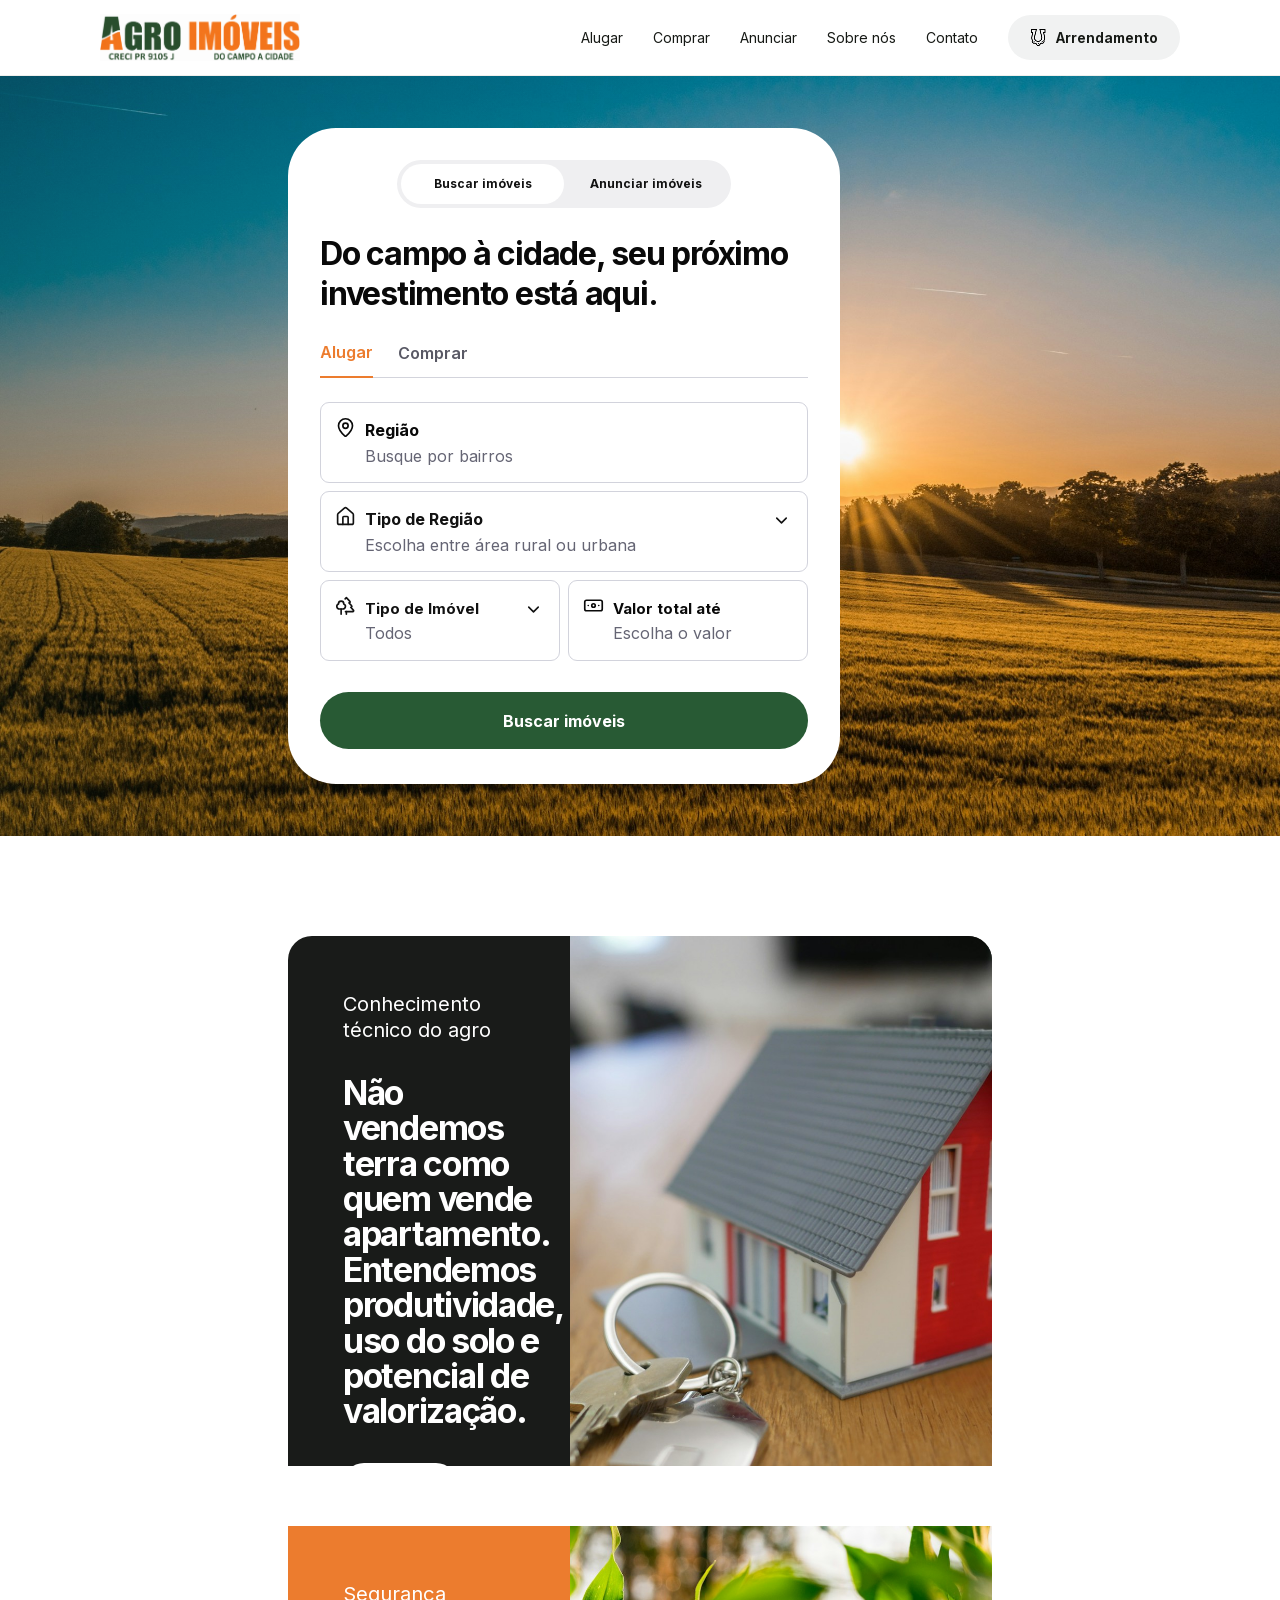
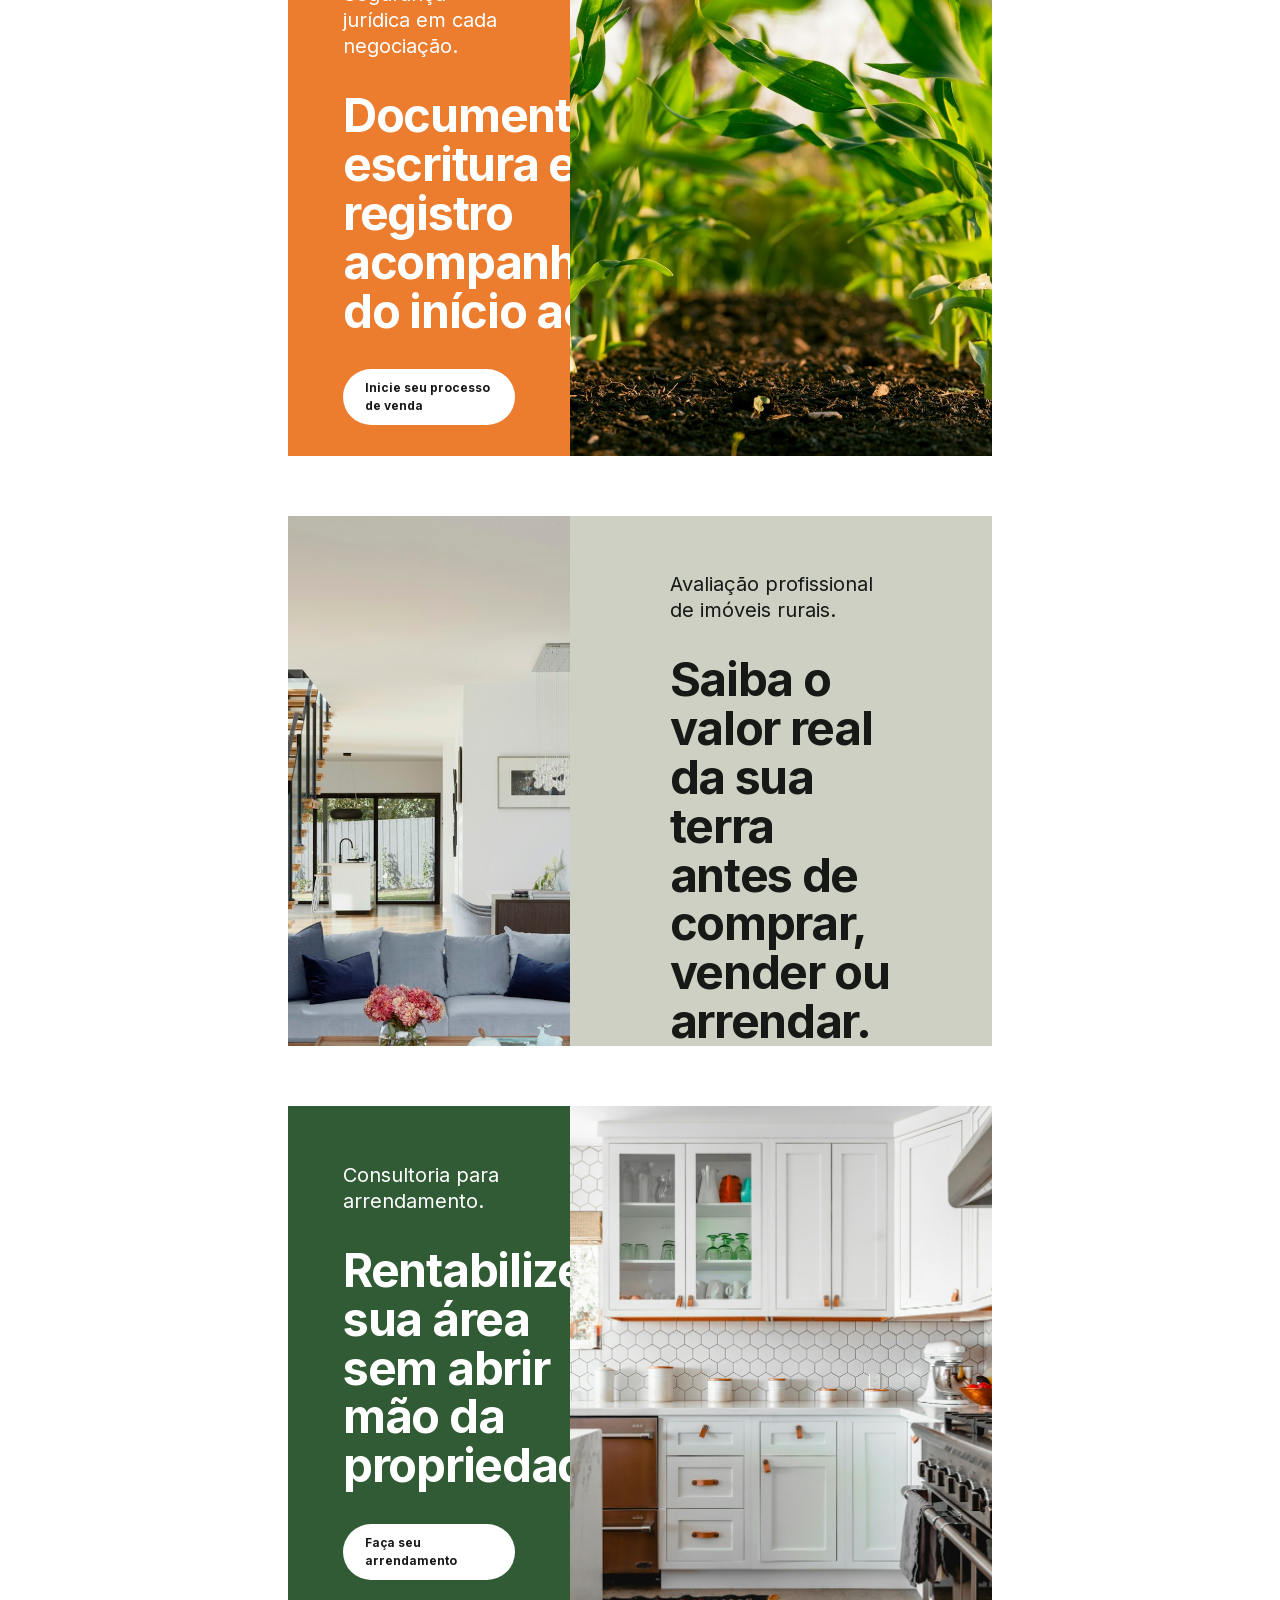
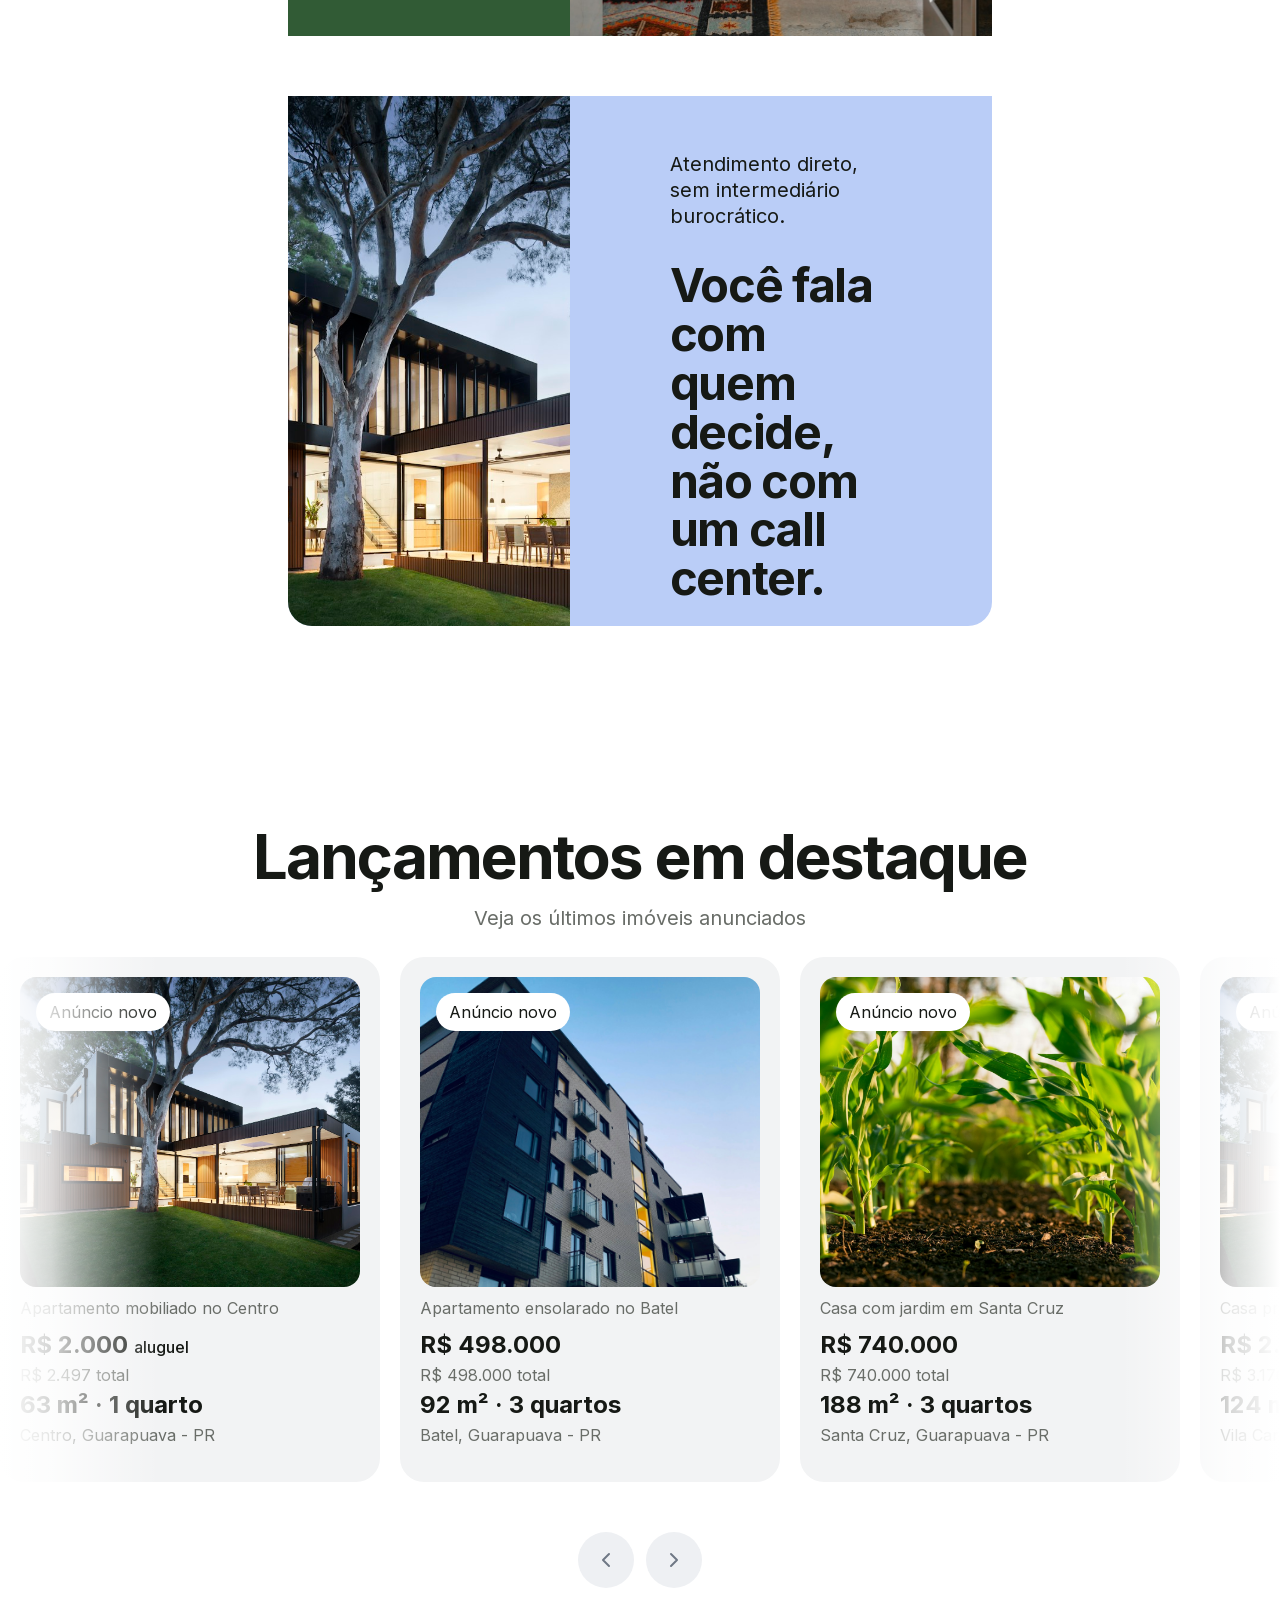
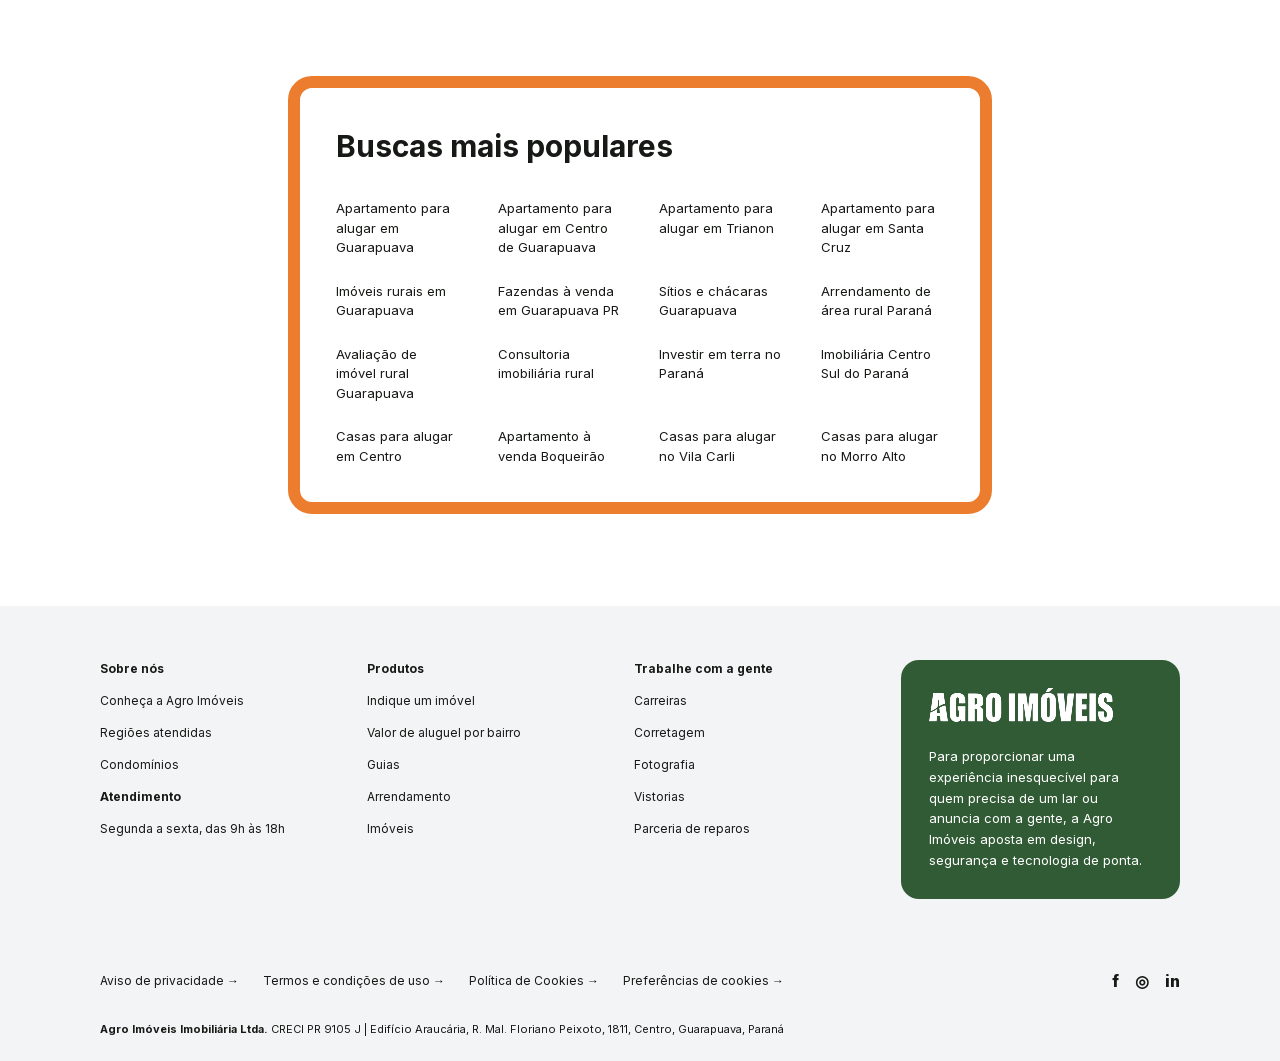
<file: index.html>
<!DOCTYPE html><html lang="pt-BR"><head><meta charSet="utf-8"/><meta name="viewport" content="width=device-width, initial-scale=1"/><link rel="preload" as="image" href="/images/logo-agro-imoveis.png"/><link rel="preload" as="image" href="/images/icon-ferradura.png"/><link rel="preload" as="image" href="/images/hero-fazenda.jpg"/><link rel="preload" as="image" href="/images/chaves.jpg"/><link rel="preload" as="image" href="/images/campo.jpg"/><link rel="preload" as="image" href="/images/interior.jpg"/><link rel="preload" as="image" href="/images/cozinha.jpg"/><link rel="preload" as="image" href="/images/casa.jpg"/><link rel="preload" as="image" href="/images/apartamento.jpg"/><link rel="preload" as="image" href="/images/logo-agro-imoveis-branca.png"/><link rel="stylesheet" href="/assets/index-CTNP4Oi0.css" data-rsc-css-href="/assets/index-CTNP4Oi0.css" data-precedence="vite-rsc/importer-resources"/><link rel="modulepreload" href="/assets/layout-segment-context-M6Tt5PAy.js" crossorigin=""/><link rel="modulepreload" href="/assets/rolldown-runtime-S-ySWqyJ.js" crossorigin=""/><link rel="modulepreload" href="/assets/index-BL026jTK.js" crossorigin=""/><link rel="modulepreload" href="/assets/framework-CXnKph_e.js" crossorigin=""/><link rel="modulepreload" href="/assets/AgroSite-22UKH-K9.js" crossorigin=""/><title>Agro Imóveis | Do campo à cidade</title><meta name="description" content="Imóveis urbanos e rurais em Guarapuava com atendimento direto, avaliação técnica e segurança em cada negociação."/><meta property="og:title" content="Agro Imóveis | Do campo à cidade"/><meta property="og:description" content="Seu próximo investimento em Guarapuava, do campo à cidade."/><meta property="og:type" content="website"/><meta property="og:locale" content="pt_BR"/><meta property="og:image" content="https://immfernanda.github.io/og.png"/><meta property="og:image:width" content="1200"/><meta property="og:image:height" content="630"/><meta property="og:image:alt" content="Agro Imóveis — do campo à cidade"/><meta name="twitter:card" content="summary_large_image"/><meta name="twitter:title" content="Agro Imóveis | Do campo à cidade"/><meta name="twitter:description" content="Seu próximo investimento em Guarapuava, do campo à cidade."/><meta name="twitter:image" content="https://immfernanda.github.io/og.png"/><link rel="shortcut icon" href="https://immfernanda.github.io/favicon.png"/><link rel="icon" href="https://immfernanda.github.io/favicon.png"/><script>self.__VINEXT_RSC_PARAMS__={}</script><script>self.__VINEXT_RSC_NAV__={"pathname":"/","searchParams":[]}</script><link rel="modulepreload" href="/assets/index-BL026jTK.js" />
<link rel="preload" href="/assets/_vinext_fonts/inter-9df0d028785c/inter-7249155f.woff2" as="font" type="font/woff2" crossorigin />
<link rel="preload" href="/assets/_vinext_fonts/inter-9df0d028785c/inter-e34c5f1b.woff2" as="font" type="font/woff2" crossorigin />
<link rel="preload" href="/assets/_vinext_fonts/inter-9df0d028785c/inter-6e1a6b2b.woff2" as="font" type="font/woff2" crossorigin />
<link rel="preload" href="/assets/_vinext_fonts/inter-9df0d028785c/inter-656bbed6.woff2" as="font" type="font/woff2" crossorigin />
<link rel="preload" href="/assets/_vinext_fonts/inter-9df0d028785c/inter-fc83e075.woff2" as="font" type="font/woff2" crossorigin />
<link rel="preload" href="/assets/_vinext_fonts/inter-9df0d028785c/inter-749a3084.woff2" as="font" type="font/woff2" crossorigin />
<link rel="preload" href="/assets/_vinext_fonts/inter-9df0d028785c/inter-1ab1ad55.woff2" as="font" type="font/woff2" crossorigin />
<link rel="preload" href="/assets/_vinext_fonts/roboto-ab28ffb4f835/roboto-49ca8900.woff2" as="font" type="font/woff2" crossorigin />
<link rel="preload" href="/assets/_vinext_fonts/roboto-ab28ffb4f835/roboto-759898f6.woff2" as="font" type="font/woff2" crossorigin />
<link rel="preload" href="/assets/_vinext_fonts/roboto-ab28ffb4f835/roboto-c16ffb7f.woff2" as="font" type="font/woff2" crossorigin />
<link rel="preload" href="/assets/_vinext_fonts/roboto-ab28ffb4f835/roboto-eaaaa4bc.woff2" as="font" type="font/woff2" crossorigin />
<link rel="preload" href="/assets/_vinext_fonts/roboto-ab28ffb4f835/roboto-5470cb57.woff2" as="font" type="font/woff2" crossorigin />
<link rel="preload" href="/assets/_vinext_fonts/roboto-ab28ffb4f835/roboto-2b8b6c8e.woff2" as="font" type="font/woff2" crossorigin />
<link rel="preload" href="/assets/_vinext_fonts/roboto-ab28ffb4f835/roboto-601769f1.woff2" as="font" type="font/woff2" crossorigin />
<link rel="preload" href="/assets/_vinext_fonts/roboto-ab28ffb4f835/roboto-38013d5a.woff2" as="font" type="font/woff2" crossorigin />
<link rel="preload" href="/assets/_vinext_fonts/roboto-ab28ffb4f835/roboto-d2c1b6aa.woff2" as="font" type="font/woff2" crossorigin />
<style data-vinext-fonts>/* cyrillic-ext */
@font-face {
  font-family: 'Inter';
  font-style: normal;
  font-weight: 100 900;
  font-display: swap;
  src: url(/assets/_vinext_fonts/inter-9df0d028785c/inter-7249155f.woff2) format('woff2');
  unicode-range: U+0460-052F, U+1C80-1C8A, U+20B4, U+2DE0-2DFF, U+A640-A69F, U+FE2E-FE2F;
}
/* cyrillic */
@font-face {
  font-family: 'Inter';
  font-style: normal;
  font-weight: 100 900;
  font-display: swap;
  src: url(/assets/_vinext_fonts/inter-9df0d028785c/inter-e34c5f1b.woff2) format('woff2');
  unicode-range: U+0301, U+0400-045F, U+0490-0491, U+04B0-04B1, U+2116;
}
/* greek-ext */
@font-face {
  font-family: 'Inter';
  font-style: normal;
  font-weight: 100 900;
  font-display: swap;
  src: url(/assets/_vinext_fonts/inter-9df0d028785c/inter-6e1a6b2b.woff2) format('woff2');
  unicode-range: U+1F00-1FFF;
}
/* greek */
@font-face {
  font-family: 'Inter';
  font-style: normal;
  font-weight: 100 900;
  font-display: swap;
  src: url(/assets/_vinext_fonts/inter-9df0d028785c/inter-656bbed6.woff2) format('woff2');
  unicode-range: U+0370-0377, U+037A-037F, U+0384-038A, U+038C, U+038E-03A1, U+03A3-03FF;
}
/* vietnamese */
@font-face {
  font-family: 'Inter';
  font-style: normal;
  font-weight: 100 900;
  font-display: swap;
  src: url(/assets/_vinext_fonts/inter-9df0d028785c/inter-fc83e075.woff2) format('woff2');
  unicode-range: U+0102-0103, U+0110-0111, U+0128-0129, U+0168-0169, U+01A0-01A1, U+01AF-01B0, U+0300-0301, U+0303-0304, U+0308-0309, U+0323, U+0329, U+1EA0-1EF9, U+20AB;
}
/* latin-ext */
@font-face {
  font-family: 'Inter';
  font-style: normal;
  font-weight: 100 900;
  font-display: swap;
  src: url(/assets/_vinext_fonts/inter-9df0d028785c/inter-749a3084.woff2) format('woff2');
  unicode-range: U+0100-02BA, U+02BD-02C5, U+02C7-02CC, U+02CE-02D7, U+02DD-02FF, U+0304, U+0308, U+0329, U+1D00-1DBF, U+1E00-1E9F, U+1EF2-1EFF, U+2020, U+20A0-20AB, U+20AD-20C0, U+2113, U+2C60-2C7F, U+A720-A7FF;
}
/* latin */
@font-face {
  font-family: 'Inter';
  font-style: normal;
  font-weight: 100 900;
  font-display: swap;
  src: url(/assets/_vinext_fonts/inter-9df0d028785c/inter-1ab1ad55.woff2) format('woff2');
  unicode-range: U+0000-00FF, U+0131, U+0152-0153, U+02BB-02BC, U+02C6, U+02DA, U+02DC, U+0304, U+0308, U+0329, U+2000-206F, U+20AC, U+2122, U+2191, U+2193, U+2212, U+2215, U+FEFF, U+FFFD;
}

.__font_inter_0380wzv { font-family: 'Inter', sans-serif; }

.__variable_inter_0380wzv { --font-inter: 'Inter', sans-serif; }

/* cyrillic-ext */
@font-face {
  font-family: 'Roboto';
  font-style: normal;
  font-weight: 400;
  font-stretch: 100%;
  font-display: swap;
  src: url(/assets/_vinext_fonts/roboto-ab28ffb4f835/roboto-49ca8900.woff2) format('woff2');
  unicode-range: U+0460-052F, U+1C80-1C8A, U+20B4, U+2DE0-2DFF, U+A640-A69F, U+FE2E-FE2F;
}
/* cyrillic */
@font-face {
  font-family: 'Roboto';
  font-style: normal;
  font-weight: 400;
  font-stretch: 100%;
  font-display: swap;
  src: url(/assets/_vinext_fonts/roboto-ab28ffb4f835/roboto-759898f6.woff2) format('woff2');
  unicode-range: U+0301, U+0400-045F, U+0490-0491, U+04B0-04B1, U+2116;
}
/* greek-ext */
@font-face {
  font-family: 'Roboto';
  font-style: normal;
  font-weight: 400;
  font-stretch: 100%;
  font-display: swap;
  src: url(/assets/_vinext_fonts/roboto-ab28ffb4f835/roboto-c16ffb7f.woff2) format('woff2');
  unicode-range: U+1F00-1FFF;
}
/* greek */
@font-face {
  font-family: 'Roboto';
  font-style: normal;
  font-weight: 400;
  font-stretch: 100%;
  font-display: swap;
  src: url(/assets/_vinext_fonts/roboto-ab28ffb4f835/roboto-eaaaa4bc.woff2) format('woff2');
  unicode-range: U+0370-0377, U+037A-037F, U+0384-038A, U+038C, U+038E-03A1, U+03A3-03FF;
}
/* math */
@font-face {
  font-family: 'Roboto';
  font-style: normal;
  font-weight: 400;
  font-stretch: 100%;
  font-display: swap;
  src: url(/assets/_vinext_fonts/roboto-ab28ffb4f835/roboto-5470cb57.woff2) format('woff2');
  unicode-range: U+0302-0303, U+0305, U+0307-0308, U+0310, U+0312, U+0315, U+031A, U+0326-0327, U+032C, U+032F-0330, U+0332-0333, U+0338, U+033A, U+0346, U+034D, U+0391-03A1, U+03A3-03A9, U+03B1-03C9, U+03D1, U+03D5-03D6, U+03F0-03F1, U+03F4-03F5, U+2016-2017, U+2034-2038, U+203C, U+2040, U+2043, U+2047, U+2050, U+2057, U+205F, U+2070-2071, U+2074-208E, U+2090-209C, U+20D0-20DC, U+20E1, U+20E5-20EF, U+2100-2112, U+2114-2115, U+2117-2121, U+2123-214F, U+2190, U+2192, U+2194-21AE, U+21B0-21E5, U+21F1-21F2, U+21F4-2211, U+2213-2214, U+2216-22FF, U+2308-230B, U+2310, U+2319, U+231C-2321, U+2336-237A, U+237C, U+2395, U+239B-23B7, U+23D0, U+23DC-23E1, U+2474-2475, U+25AF, U+25B3, U+25B7, U+25BD, U+25C1, U+25CA, U+25CC, U+25FB, U+266D-266F, U+27C0-27FF, U+2900-2AFF, U+2B0E-2B11, U+2B30-2B4C, U+2BFE, U+3030, U+FF5B, U+FF5D, U+1D400-1D7FF, U+1EE00-1EEFF;
}
/* symbols */
@font-face {
  font-family: 'Roboto';
  font-style: normal;
  font-weight: 400;
  font-stretch: 100%;
  font-display: swap;
  src: url(/assets/_vinext_fonts/roboto-ab28ffb4f835/roboto-2b8b6c8e.woff2) format('woff2');
  unicode-range: U+0001-000C, U+000E-001F, U+007F-009F, U+20DD-20E0, U+20E2-20E4, U+2150-218F, U+2190, U+2192, U+2194-2199, U+21AF, U+21E6-21F0, U+21F3, U+2218-2219, U+2299, U+22C4-22C6, U+2300-243F, U+2440-244A, U+2460-24FF, U+25A0-27BF, U+2800-28FF, U+2921-2922, U+2981, U+29BF, U+29EB, U+2B00-2BFF, U+4DC0-4DFF, U+FFF9-FFFB, U+10140-1018E, U+10190-1019C, U+101A0, U+101D0-101FD, U+102E0-102FB, U+10E60-10E7E, U+1D2C0-1D2D3, U+1D2E0-1D37F, U+1F000-1F0FF, U+1F100-1F1AD, U+1F1E6-1F1FF, U+1F30D-1F30F, U+1F315, U+1F31C, U+1F31E, U+1F320-1F32C, U+1F336, U+1F378, U+1F37D, U+1F382, U+1F393-1F39F, U+1F3A7-1F3A8, U+1F3AC-1F3AF, U+1F3C2, U+1F3C4-1F3C6, U+1F3CA-1F3CE, U+1F3D4-1F3E0, U+1F3ED, U+1F3F1-1F3F3, U+1F3F5-1F3F7, U+1F408, U+1F415, U+1F41F, U+1F426, U+1F43F, U+1F441-1F442, U+1F444, U+1F446-1F449, U+1F44C-1F44E, U+1F453, U+1F46A, U+1F47D, U+1F4A3, U+1F4B0, U+1F4B3, U+1F4B9, U+1F4BB, U+1F4BF, U+1F4C8-1F4CB, U+1F4D6, U+1F4DA, U+1F4DF, U+1F4E3-1F4E6, U+1F4EA-1F4ED, U+1F4F7, U+1F4F9-1F4FB, U+1F4FD-1F4FE, U+1F503, U+1F507-1F50B, U+1F50D, U+1F512-1F513, U+1F53E-1F54A, U+1F54F-1F5FA, U+1F610, U+1F650-1F67F, U+1F687, U+1F68D, U+1F691, U+1F694, U+1F698, U+1F6AD, U+1F6B2, U+1F6B9-1F6BA, U+1F6BC, U+1F6C6-1F6CF, U+1F6D3-1F6D7, U+1F6E0-1F6EA, U+1F6F0-1F6F3, U+1F6F7-1F6FC, U+1F700-1F7FF, U+1F800-1F80B, U+1F810-1F847, U+1F850-1F859, U+1F860-1F887, U+1F890-1F8AD, U+1F8B0-1F8BB, U+1F8C0-1F8C1, U+1F900-1F90B, U+1F93B, U+1F946, U+1F984, U+1F996, U+1F9E9, U+1FA00-1FA6F, U+1FA70-1FA7C, U+1FA80-1FA89, U+1FA8F-1FAC6, U+1FACE-1FADC, U+1FADF-1FAE9, U+1FAF0-1FAF8, U+1FB00-1FBFF;
}
/* vietnamese */
@font-face {
  font-family: 'Roboto';
  font-style: normal;
  font-weight: 400;
  font-stretch: 100%;
  font-display: swap;
  src: url(/assets/_vinext_fonts/roboto-ab28ffb4f835/roboto-601769f1.woff2) format('woff2');
  unicode-range: U+0102-0103, U+0110-0111, U+0128-0129, U+0168-0169, U+01A0-01A1, U+01AF-01B0, U+0300-0301, U+0303-0304, U+0308-0309, U+0323, U+0329, U+1EA0-1EF9, U+20AB;
}
/* latin-ext */
@font-face {
  font-family: 'Roboto';
  font-style: normal;
  font-weight: 400;
  font-stretch: 100%;
  font-display: swap;
  src: url(/assets/_vinext_fonts/roboto-ab28ffb4f835/roboto-38013d5a.woff2) format('woff2');
  unicode-range: U+0100-02BA, U+02BD-02C5, U+02C7-02CC, U+02CE-02D7, U+02DD-02FF, U+0304, U+0308, U+0329, U+1D00-1DBF, U+1E00-1E9F, U+1EF2-1EFF, U+2020, U+20A0-20AB, U+20AD-20C0, U+2113, U+2C60-2C7F, U+A720-A7FF;
}
/* latin */
@font-face {
  font-family: 'Roboto';
  font-style: normal;
  font-weight: 400;
  font-stretch: 100%;
  font-display: swap;
  src: url(/assets/_vinext_fonts/roboto-ab28ffb4f835/roboto-d2c1b6aa.woff2) format('woff2');
  unicode-range: U+0000-00FF, U+0131, U+0152-0153, U+02BB-02BC, U+02C6, U+02DA, U+02DC, U+0304, U+0308, U+0329, U+2000-206F, U+20AC, U+2122, U+2191, U+2193, U+2212, U+2215, U+FEFF, U+FFFD;
}
/* cyrillic-ext */
@font-face {
  font-family: 'Roboto';
  font-style: normal;
  font-weight: 700;
  font-stretch: 100%;
  font-display: swap;
  src: url(/assets/_vinext_fonts/roboto-ab28ffb4f835/roboto-49ca8900.woff2) format('woff2');
  unicode-range: U+0460-052F, U+1C80-1C8A, U+20B4, U+2DE0-2DFF, U+A640-A69F, U+FE2E-FE2F;
}
/* cyrillic */
@font-face {
  font-family: 'Roboto';
  font-style: normal;
  font-weight: 700;
  font-stretch: 100%;
  font-display: swap;
  src: url(/assets/_vinext_fonts/roboto-ab28ffb4f835/roboto-759898f6.woff2) format('woff2');
  unicode-range: U+0301, U+0400-045F, U+0490-0491, U+04B0-04B1, U+2116;
}
/* greek-ext */
@font-face {
  font-family: 'Roboto';
  font-style: normal;
  font-weight: 700;
  font-stretch: 100%;
  font-display: swap;
  src: url(/assets/_vinext_fonts/roboto-ab28ffb4f835/roboto-c16ffb7f.woff2) format('woff2');
  unicode-range: U+1F00-1FFF;
}
/* greek */
@font-face {
  font-family: 'Roboto';
  font-style: normal;
  font-weight: 700;
  font-stretch: 100%;
  font-display: swap;
  src: url(/assets/_vinext_fonts/roboto-ab28ffb4f835/roboto-eaaaa4bc.woff2) format('woff2');
  unicode-range: U+0370-0377, U+037A-037F, U+0384-038A, U+038C, U+038E-03A1, U+03A3-03FF;
}
/* math */
@font-face {
  font-family: 'Roboto';
  font-style: normal;
  font-weight: 700;
  font-stretch: 100%;
  font-display: swap;
  src: url(/assets/_vinext_fonts/roboto-ab28ffb4f835/roboto-5470cb57.woff2) format('woff2');
  unicode-range: U+0302-0303, U+0305, U+0307-0308, U+0310, U+0312, U+0315, U+031A, U+0326-0327, U+032C, U+032F-0330, U+0332-0333, U+0338, U+033A, U+0346, U+034D, U+0391-03A1, U+03A3-03A9, U+03B1-03C9, U+03D1, U+03D5-03D6, U+03F0-03F1, U+03F4-03F5, U+2016-2017, U+2034-2038, U+203C, U+2040, U+2043, U+2047, U+2050, U+2057, U+205F, U+2070-2071, U+2074-208E, U+2090-209C, U+20D0-20DC, U+20E1, U+20E5-20EF, U+2100-2112, U+2114-2115, U+2117-2121, U+2123-214F, U+2190, U+2192, U+2194-21AE, U+21B0-21E5, U+21F1-21F2, U+21F4-2211, U+2213-2214, U+2216-22FF, U+2308-230B, U+2310, U+2319, U+231C-2321, U+2336-237A, U+237C, U+2395, U+239B-23B7, U+23D0, U+23DC-23E1, U+2474-2475, U+25AF, U+25B3, U+25B7, U+25BD, U+25C1, U+25CA, U+25CC, U+25FB, U+266D-266F, U+27C0-27FF, U+2900-2AFF, U+2B0E-2B11, U+2B30-2B4C, U+2BFE, U+3030, U+FF5B, U+FF5D, U+1D400-1D7FF, U+1EE00-1EEFF;
}
/* symbols */
@font-face {
  font-family: 'Roboto';
  font-style: normal;
  font-weight: 700;
  font-stretch: 100%;
  font-display: swap;
  src: url(/assets/_vinext_fonts/roboto-ab28ffb4f835/roboto-2b8b6c8e.woff2) format('woff2');
  unicode-range: U+0001-000C, U+000E-001F, U+007F-009F, U+20DD-20E0, U+20E2-20E4, U+2150-218F, U+2190, U+2192, U+2194-2199, U+21AF, U+21E6-21F0, U+21F3, U+2218-2219, U+2299, U+22C4-22C6, U+2300-243F, U+2440-244A, U+2460-24FF, U+25A0-27BF, U+2800-28FF, U+2921-2922, U+2981, U+29BF, U+29EB, U+2B00-2BFF, U+4DC0-4DFF, U+FFF9-FFFB, U+10140-1018E, U+10190-1019C, U+101A0, U+101D0-101FD, U+102E0-102FB, U+10E60-10E7E, U+1D2C0-1D2D3, U+1D2E0-1D37F, U+1F000-1F0FF, U+1F100-1F1AD, U+1F1E6-1F1FF, U+1F30D-1F30F, U+1F315, U+1F31C, U+1F31E, U+1F320-1F32C, U+1F336, U+1F378, U+1F37D, U+1F382, U+1F393-1F39F, U+1F3A7-1F3A8, U+1F3AC-1F3AF, U+1F3C2, U+1F3C4-1F3C6, U+1F3CA-1F3CE, U+1F3D4-1F3E0, U+1F3ED, U+1F3F1-1F3F3, U+1F3F5-1F3F7, U+1F408, U+1F415, U+1F41F, U+1F426, U+1F43F, U+1F441-1F442, U+1F444, U+1F446-1F449, U+1F44C-1F44E, U+1F453, U+1F46A, U+1F47D, U+1F4A3, U+1F4B0, U+1F4B3, U+1F4B9, U+1F4BB, U+1F4BF, U+1F4C8-1F4CB, U+1F4D6, U+1F4DA, U+1F4DF, U+1F4E3-1F4E6, U+1F4EA-1F4ED, U+1F4F7, U+1F4F9-1F4FB, U+1F4FD-1F4FE, U+1F503, U+1F507-1F50B, U+1F50D, U+1F512-1F513, U+1F53E-1F54A, U+1F54F-1F5FA, U+1F610, U+1F650-1F67F, U+1F687, U+1F68D, U+1F691, U+1F694, U+1F698, U+1F6AD, U+1F6B2, U+1F6B9-1F6BA, U+1F6BC, U+1F6C6-1F6CF, U+1F6D3-1F6D7, U+1F6E0-1F6EA, U+1F6F0-1F6F3, U+1F6F7-1F6FC, U+1F700-1F7FF, U+1F800-1F80B, U+1F810-1F847, U+1F850-1F859, U+1F860-1F887, U+1F890-1F8AD, U+1F8B0-1F8BB, U+1F8C0-1F8C1, U+1F900-1F90B, U+1F93B, U+1F946, U+1F984, U+1F996, U+1F9E9, U+1FA00-1FA6F, U+1FA70-1FA7C, U+1FA80-1FA89, U+1FA8F-1FAC6, U+1FACE-1FADC, U+1FADF-1FAE9, U+1FAF0-1FAF8, U+1FB00-1FBFF;
}
/* vietnamese */
@font-face {
  font-family: 'Roboto';
  font-style: normal;
  font-weight: 700;
  font-stretch: 100%;
  font-display: swap;
  src: url(/assets/_vinext_fonts/roboto-ab28ffb4f835/roboto-601769f1.woff2) format('woff2');
  unicode-range: U+0102-0103, U+0110-0111, U+0128-0129, U+0168-0169, U+01A0-01A1, U+01AF-01B0, U+0300-0301, U+0303-0304, U+0308-0309, U+0323, U+0329, U+1EA0-1EF9, U+20AB;
}
/* latin-ext */
@font-face {
  font-family: 'Roboto';
  font-style: normal;
  font-weight: 700;
  font-stretch: 100%;
  font-display: swap;
  src: url(/assets/_vinext_fonts/roboto-ab28ffb4f835/roboto-38013d5a.woff2) format('woff2');
  unicode-range: U+0100-02BA, U+02BD-02C5, U+02C7-02CC, U+02CE-02D7, U+02DD-02FF, U+0304, U+0308, U+0329, U+1D00-1DBF, U+1E00-1E9F, U+1EF2-1EFF, U+2020, U+20A0-20AB, U+20AD-20C0, U+2113, U+2C60-2C7F, U+A720-A7FF;
}
/* latin */
@font-face {
  font-family: 'Roboto';
  font-style: normal;
  font-weight: 700;
  font-stretch: 100%;
  font-display: swap;
  src: url(/assets/_vinext_fonts/roboto-ab28ffb4f835/roboto-d2c1b6aa.woff2) format('woff2');
  unicode-range: U+0000-00FF, U+0131, U+0152-0153, U+02BB-02BC, U+02C6, U+02DA, U+02DC, U+0304, U+0308, U+0329, U+2000-206F, U+20AC, U+2122, U+2191, U+2193, U+2212, U+2215, U+FEFF, U+FFFD;
}

.__font_roboto_1fiw7n3 { font-family: 'Roboto', sans-serif; }

.__variable_roboto_1fiw7n3 { --font-roboto: 'Roboto', sans-serif; }
</style>
</head><body class="__variable_inter_0380wzv __variable_roboto_1fiw7n3"><header class="site-header"><div class="header-inner"><a class="brand" href="/" aria-label="Agro Imóveis - página inicial"><img src="/images/logo-agro-imoveis.png" alt="Agro Imóveis — do campo à cidade"/></a><button class="menu-toggle" type="button" aria-expanded="false" aria-label="Abrir menu">☰</button><nav class="nav" aria-label="Navegação principal"><a href="/catalogo?transacao=Alugar">Alugar</a><a href="/catalogo?transacao=Comprar">Comprar</a><button type="button">Anunciar</button><a href="/sobre">Sobre nós</a><a href="/sobre#contato">Contato</a><button class="rent-button" type="button"><img class="horseshoe-icon" src="/images/icon-ferradura.png" alt="" aria-hidden="true"/>Arrendamento</button></nav></div></header><main><section class="hero"><img src="/images/hero-fazenda.jpg" alt="Área agrícola vista do alto ao entardecer"/><div class="hero-panel is-search"><div class="mode-tabs" role="tablist"><button class="active" type="button">Buscar imóveis</button><button class="" type="button">Anunciar imóveis</button></div><h1>Do campo à cidade, seu próximo<br/>investimento está aqui.</h1><form class="search-form"><div class="mini-tabs"><button class="active" type="button">Alugar</button><button class="" type="button">Comprar</button></div><div class="region-autocomplete "><label class="hero-field region-field"><svg xmlns="http://www.w3.org/2000/svg" width="24" height="24" viewBox="0 0 24 24" fill="none" stroke="currentColor" stroke-width="2" stroke-linecap="round" stroke-linejoin="round" class="lucide lucide-map-pin" aria-hidden="true"><path d="M20 10c0 4.993-5.539 10.193-7.399 11.799a1 1 0 0 1-1.202 0C9.539 20.193 4 14.993 4 10a8 8 0 0 1 16 0"></path><circle cx="12" cy="10" r="3"></circle></svg><span class="hero-field-copy"><b>Região</b><input class="hero-autocomplete-input" placeholder="Busque por bairros" autoComplete="off" role="combobox" aria-autocomplete="list" aria-expanded="false" aria-controls="region-suggestions" value=""/></span></label></div><div class="hero-dropdown zone-dropdown "><button class="hero-field dropdown-trigger" type="button" aria-haspopup="listbox" aria-expanded="false"><svg xmlns="http://www.w3.org/2000/svg" width="24" height="24" viewBox="0 0 24 24" fill="none" stroke="currentColor" stroke-width="2" stroke-linecap="round" stroke-linejoin="round" class="lucide lucide-house" aria-hidden="true"><path d="M15 21v-8a1 1 0 0 0-1-1h-4a1 1 0 0 0-1 1v8"></path><path d="M3 10a2 2 0 0 1 .709-1.528l7-5.999a2 2 0 0 1 2.582 0l7 5.999A2 2 0 0 1 21 10v9a2 2 0 0 1-2 2H5a2 2 0 0 1-2-2z"></path></svg><span class="hero-field-copy"><b>Tipo de Região</b><small>Escolha entre área rural ou urbana</small></span><svg xmlns="http://www.w3.org/2000/svg" width="24" height="24" viewBox="0 0 24 24" fill="none" stroke="currentColor" stroke-width="2" stroke-linecap="round" stroke-linejoin="round" class="lucide lucide-chevron-down field-chevron" aria-hidden="true"><path d="m6 9 6 6 6-6"></path></svg></button></div><div class="hero-field-row"><div class="hero-dropdown type-dropdown "><button class="hero-field dropdown-trigger" type="button" aria-haspopup="listbox" aria-expanded="false"><svg xmlns="http://www.w3.org/2000/svg" width="24" height="24" viewBox="0 0 24 24" fill="none" stroke="currentColor" stroke-width="2" stroke-linecap="round" stroke-linejoin="round" class="lucide lucide-trees" aria-hidden="true"><path d="M10 10v.2A3 3 0 0 1 8.9 16H5a3 3 0 0 1-1-5.8V10a3 3 0 0 1 6 0Z"></path><path d="M7 16v6"></path><path d="M13 19v3"></path><path d="M12 19h8.3a1 1 0 0 0 .7-1.7L18 14h.3a1 1 0 0 0 .7-1.7L16 9h.2a1 1 0 0 0 .8-1.7L13 3l-1.4 1.5"></path></svg><span class="hero-field-copy"><b>Tipo de Imóvel</b><small>Todos</small></span><svg xmlns="http://www.w3.org/2000/svg" width="24" height="24" viewBox="0 0 24 24" fill="none" stroke="currentColor" stroke-width="2" stroke-linecap="round" stroke-linejoin="round" class="lucide lucide-chevron-down field-chevron" aria-hidden="true"><path d="m6 9 6 6 6-6"></path></svg></button></div><label class="hero-field money-field"><svg xmlns="http://www.w3.org/2000/svg" width="24" height="24" viewBox="0 0 24 24" fill="none" stroke="currentColor" stroke-width="2" stroke-linecap="round" stroke-linejoin="round" class="lucide lucide-banknote" aria-hidden="true"><rect width="20" height="12" x="2" y="6" rx="2"></rect><circle cx="12" cy="12" r="2"></circle><path d="M6 12h.01M18 12h.01"></path></svg><span class="hero-field-copy"><b>Valor total até</b><input class="hero-money-input" aria-label="Valor total até" inputMode="numeric" placeholder="Escolha o valor" autoComplete="off" value=""/></span></label></div><button class="hero-submit " type="submit">Buscar imóveis</button></form></div></section><section class="home-features home-body-width"><article class="feature dark "><div class="feature-copy"><p>Conhecimento técnico do agro</p><h2>Não vendemos terra como quem vende apartamento. Entendemos produtividade, uso do solo e potencial de valorização.</h2><a class="white-button" href="/sobre">Saiba mais</a></div><img src="/images/chaves.jpg" alt=""/></article><article class="feature orange "><div class="feature-copy"><p>Segurança jurídica em cada negociação.</p><h2>Documentação, escritura e registro acompanhados do início ao fim.</h2><a class="white-button" href="/sobre#contato">Inicie seu processo de venda</a></div><img src="/images/campo.jpg" alt=""/></article><article class="feature stone image-first"><div class="feature-copy"><p>Avaliação profissional de imóveis rurais.</p><h2>Saiba o valor real da sua terra antes de comprar, vender ou arrendar.</h2><a class="white-button" href="/sobre#contato">Entre em contato</a></div><img src="/images/interior.jpg" alt=""/></article><article class="feature green "><div class="feature-copy"><p>Consultoria para arrendamento.</p><h2>Rentabilize sua área sem abrir mão da propriedade.</h2><a class="white-button" href="/sobre#contato">Faça seu arrendamento</a></div><img src="/images/cozinha.jpg" alt=""/></article><article class="feature blue image-first"><div class="feature-copy"><p>Atendimento direto, sem intermediário burocrático.</p><h2>Você fala com quem decide, não com um call center.</h2><a class="white-button" href="/sobre#contato">Fale com a gente</a></div><img src="/images/casa.jpg" alt=""/></article></section><section class="launches"><h2>Lançamentos em destaque</h2><p>Veja os últimos imóveis anunciados</p><div class="highlight-carousel"><div class="carousel-viewport"><div class="carousel-track "><a class="listing-card" href="/imovel/agro-008"><div class="card-image"><img src="/images/apartamento.jpg" alt="Fazenda pronta para arrendamento"/><span>Anúncio novo</span></div><p>Fazenda pronta para arrendamento</p><h3>R$ 32.000<!-- --> <small>aluguel</small></h3><em>R$ 32.000<!-- --> total</em><strong>145 ha<!-- --> · <!-- -->3<!-- --> <!-- -->quartos</strong><span>Palmeirinha<!-- -->, Guarapuava - PR</span></a><a class="listing-card" href="/imovel/agro-001"><div class="card-image"><img src="/images/casa.jpg" alt="Apartamento mobiliado no Centro"/><span>Anúncio novo</span></div><p>Apartamento mobiliado no Centro</p><h3>R$ 2.000<!-- --> <small>aluguel</small></h3><em>R$ 2.497<!-- --> total</em><strong>63 m²<!-- --> · <!-- -->1<!-- --> <!-- -->quarto</strong><span>Centro<!-- -->, Guarapuava - PR</span></a><a class="listing-card" href="/imovel/agro-002"><div class="card-image"><img src="/images/apartamento.jpg" alt="Apartamento ensolarado no Batel"/><span>Anúncio novo</span></div><p>Apartamento ensolarado no Batel</p><h3>R$ 498.000<!-- --> <small></small></h3><em>R$ 498.000<!-- --> total</em><strong>92 m²<!-- --> · <!-- -->3<!-- --> <!-- -->quartos</strong><span>Batel<!-- -->, Guarapuava - PR</span></a><a class="listing-card" href="/imovel/agro-003"><div class="card-image"><img src="/images/campo.jpg" alt="Casa com jardim em Santa Cruz"/><span>Anúncio novo</span></div><p>Casa com jardim em Santa Cruz</p><h3>R$ 740.000<!-- --> <small></small></h3><em>R$ 740.000<!-- --> total</em><strong>188 m²<!-- --> · <!-- -->3<!-- --> <!-- -->quartos</strong><span>Santa Cruz<!-- -->, Guarapuava - PR</span></a><a class="listing-card" href="/imovel/agro-004"><div class="card-image"><img src="/images/casa.jpg" alt="Casa prática na Vila Carli"/><span>Anúncio novo</span></div><p>Casa prática na Vila Carli</p><h3>R$ 2.800<!-- --> <small>aluguel</small></h3><em>R$ 3.170<!-- --> total</em><strong>124 m²<!-- --> · <!-- -->3<!-- --> <!-- -->quartos</strong><span>Vila Carli<!-- -->, Guarapuava - PR</span></a><a class="listing-card" href="/imovel/agro-005"><div class="card-image"><img src="/images/apartamento.jpg" alt="Terreno amplo na Cidade dos Lagos"/><span>Anúncio novo</span></div><p>Terreno amplo na Cidade dos Lagos</p><h3>R$ 315.000<!-- --> <small></small></h3><em>R$ 315.000<!-- --> total</em><strong>420 m²<!-- --> · <!-- -->—<!-- --> <!-- -->quartos</strong><span>Cidade dos Lagos<!-- -->, Guarapuava - PR</span></a><a class="listing-card" href="/imovel/agro-006"><div class="card-image"><img src="/images/campo.jpg" alt="Apartamento moderno no Trianon"/><span>Anúncio novo</span></div><p>Apartamento moderno no Trianon</p><h3>R$ 2.350<!-- --> <small>aluguel</small></h3><em>R$ 2.790<!-- --> total</em><strong>78 m²<!-- --> · <!-- -->2<!-- --> <!-- -->quartos</strong><span>Trianon<!-- -->, Guarapuava - PR</span></a><a class="listing-card" href="/imovel/agro-007"><div class="card-image"><img src="/images/casa.jpg" alt="Fazenda produtiva em Entre Rios"/><span>Anúncio novo</span></div><p>Fazenda produtiva em Entre Rios</p><h3>R$ 12.500.000<!-- --> <small></small></h3><em>R$ 12.500.000<!-- --> total</em><strong>210 ha<!-- --> · <!-- -->4<!-- --> <!-- -->quartos</strong><span>Entre Rios<!-- -->, Guarapuava - PR</span></a></div></div><div class="carousel-controls"><button class="carousel-arrow" type="button" aria-label="Ver imóveis anteriores"><svg xmlns="http://www.w3.org/2000/svg" width="24" height="24" viewBox="0 0 24 24" fill="none" stroke="currentColor" stroke-width="2" stroke-linecap="round" stroke-linejoin="round" class="lucide lucide-chevron-left" aria-hidden="true"><path d="m15 18-6-6 6-6"></path></svg></button><button class="carousel-arrow" type="button" aria-label="Ver próximos imóveis"><svg xmlns="http://www.w3.org/2000/svg" width="24" height="24" viewBox="0 0 24 24" fill="none" stroke="currentColor" stroke-width="2" stroke-linecap="round" stroke-linejoin="round" class="lucide lucide-chevron-right" aria-hidden="true"><path d="m9 18 6-6-6-6"></path></svg></button></div></div></section><section class="popular home-body-width"><h2>Buscas mais populares</h2><div class="popular-grid"><a href="/catalogo">Apartamento para alugar em Guarapuava</a><a href="/catalogo">Apartamento para alugar em Centro de Guarapuava</a><a href="/catalogo">Apartamento para alugar em Trianon</a><a href="/catalogo">Apartamento para alugar em Santa Cruz</a><a href="/catalogo">Imóveis rurais em Guarapuava</a><a href="/catalogo">Fazendas à venda em Guarapuava PR</a><a href="/catalogo">Sítios e chácaras Guarapuava</a><a href="/catalogo">Arrendamento de área rural Paraná</a><a href="/catalogo">Avaliação de imóvel rural Guarapuava</a><a href="/catalogo">Consultoria imobiliária rural</a><a href="/catalogo">Investir em terra no Paraná</a><a href="/catalogo">Imobiliária Centro Sul do Paraná</a><a href="/catalogo">Casas para alugar em Centro</a><a href="/catalogo">Apartamento à venda Boqueirão</a><a href="/catalogo">Casas para alugar no Vila Carli</a><a href="/catalogo">Casas para alugar no Morro Alto</a></div></section></main><footer class="site-footer"><div class="footer-grid"><div><strong>Sobre nós</strong><a href="/sobre">Conheça a Agro Imóveis</a><a href="/sobre">Regiões atendidas</a><a href="/catalogo">Condomínios</a><b>Atendimento</b><span>Segunda a sexta, das 9h às 18h</span></div><div><strong>Produtos</strong><button type="button">Indique um imóvel</button><a href="/catalogo?transacao=Alugar">Valor de aluguel por bairro</a><a href="/catalogo">Guias</a><button type="button">Arrendamento</button><a href="/catalogo">Imóveis</a></div><div><strong>Trabalhe com a gente</strong><a href="/sobre#contato">Carreiras</a><a href="/sobre#contato">Corretagem</a><a href="/sobre#contato">Fotografia</a><a href="/sobre#contato">Vistorias</a><a href="/sobre#contato">Parceria de reparos</a></div><div class="footer-card"><img class="footer-logo" src="/images/logo-agro-imoveis-branca.png" alt="Agro Imóveis"/><p>Para proporcionar uma experiência inesquecível para quem precisa de um lar ou anuncia com a gente, a Agro Imóveis aposta em design, segurança e tecnologia de ponta.</p></div></div><div class="footer-bottom"><div class="legal-links"><a href="/aviso-de-privacidade">Aviso de privacidade →</a><a href="/termos-e-condicoes">Termos e condições de uso →</a><a href="/politica-de-cookies">Política de Cookies →</a><a href="/preferencias-de-cookies">Preferências de cookies →</a></div><div class="socials" aria-label="Redes sociais"><span>f</span><span>◎</span><span>in</span></div></div><p class="company-line"><strong>Agro Imóveis Imobiliária Ltda.</strong> CRECI PR 9105 J | Edifício Araucária, R. Mal. Floriano Peixoto, 1811, Centro, Guarapuava, Paraná</p></footer><script id="_R_">import("/assets/index-BL026jTK.js")</script></body></html><script>self.__VINEXT_RSC_CHUNKS__=self.__VINEXT_RSC_CHUNKS__||[];self.__VINEXT_RSC_CHUNKS__.push("2:I[\"8c0f216c4604\",[],\"Children\",1]\n3:I[\"15c18cfaeeff\",[],\"LayoutSegmentProvider\",1]\n4:I[\"8c0f216c4604\",[],\"Slot\",1]\n5:I[\"593f344dc510\",[],\"RedirectBoundary\",1]\n:HL[\"/assets/index-CTNP4Oi0.css\",\"style\"]\n")</script><script>self.__VINEXT_RSC_CHUNKS__=self.__VINEXT_RSC_CHUNKS__||[];self.__VINEXT_RSC_CHUNKS__.push("0:{\"__route\":\"route:/\",\"__interceptionContext\":null,\"__layoutIds\":[\"layout:/\"],\"__rootLayout\":\"/\",\"page:/\":\"$L1\",\"layout:/\":[[[[\"$\",\"link\",\"css:/assets/index-CTNP4Oi0.css\",{\"rel\":\"stylesheet\",\"precedence\":\"vite-rsc/importer-resources\",\"href\":\"/assets/index-CTNP4Oi0.css\",\"data-rsc-css-href\":\"/assets/index-CTNP4Oi0.css\"}],\"$undefined\"],[\"$\",\"html\",null,{\"lang\":\"pt-BR\",\"children\":[\"$\",\"body\",null,{\"className\":\"__variable_inter_0380wzv __variable_roboto_1fiw7n3\",\"children\":[\"$\",\"$L2\",null,{}]}]}]],null],\"route:/\":[[[\"$\",\"meta\",null,{\"charSet\":\"utf-8\"}],[[\"$\",\"title\",\"0\",{\"children\":\"Agro Imóveis | Do campo à cidade\"}],[\"$\",\"meta\",\"1\",{\"name\":\"description\",\"content\":\"Imóveis urbanos e rurais em Guarapuava com atendimento direto, avaliação técnica e segurança em cada negociação.\"}],[\"$\",\"meta\",\"2\",{\"property\":\"og:title\",\"content\":\"Agro Imóveis | Do campo à cidade\"}],[\"$\",\"meta\",\"3\",{\"property\":\"og:description\",\"content\":\"Seu próximo investimento em Guarapuava, do campo à cidade.\"}],[\"$\",\"meta\",\"4\",{\"property\":\"og:type\",\"content\":\"website\"}],[\"$\",\"meta\",\"5\",{\"property\":\"og:locale\",\"content\":\"pt_BR\"}],[\"$\",\"meta\",\"6\",{\"property\":\"og:image\",\"content\":\"https://immfernanda.github.io/og.png\"}],[\"$\",\"meta\",\"7\",{\"property\":\"og:image:width\",\"content\":\"1200\"}],[\"$\",\"meta\",\"8\",{\"property\":\"og:image:height\",\"content\":\"630\"}],[\"$\",\"meta\",\"9\",{\"property\":\"og:image:alt\",\"content\":\"Agro Imóveis — do campo à cidade\"}],[\"$\",\"meta\",\"10\",{\"name\":\"twitter:card\",\"content\":\"summary_large_image\"}],[\"$\",\"meta\",\"11\",{\"name\":\"twitter:title\",\"content\":\"Agro Imóveis | Do campo à cidade\"}],[\"$\",\"meta\",\"12\",{\"name\":\"twitter:description\",\"content\":\"Seu próximo investimento em Guarapuava, do campo à cidade.\"}],[\"$\",\"meta\",\"13\",{\"name\":\"twitter:image\",\"content\":\"https://immfernanda.github.io/og.png\"}],[\"$\",\"link\",\"14\",{\"rel\":\"shortcut icon\",\"href\":\"https://immfernanda.github.io/favicon.png\"}],[\"$\",\"link\",\"15\",{\"rel\":\"icon\",\"href\":\"https://immfernanda.github.io/favicon.png\"}]],[[\"$\",\"meta\",\"0\",{\"name\":\"viewport\",\"content\":\"width=device-width, initial-scale=1\"}]]],[\"$\",\"$L3\",null,{\"segmentMap\":{\"children\":[]},\"children\":[\"$\",\"$L4\",null,{\"id\":\"layout:/\",\"parallelSlots\":\"$undefined\",\"children\":[\"$\",\"$L5\",null,{\"children\":[\"$\",\"$L3\",null,{\"segmentMap\":{\"children\":[]},\"children\":[\"$\",\"$L4\",null,{\"id\":\"page:/\"}]}]}]}]}]],\"__layoutFlags\":{\"layout:/\":\"s\"},\"__artifactCompatibility\":{\"schemaVersion\":1,\"graphVersion\":\"app-route-graph:4uhn5s1wvoptc\",\"deploymentVersion\":\"6cd721f0-b1c2-4c55-9834-f9baa3b07d9f\",\"appElementsSchemaVersion\":1,\"rscPayloadSchemaVersion\":1,\"rootBoundaryId\":\"/\",\"renderEpoch\":null}}\n6:I[\"c9f7ae83453f\",[],\"default\",1]\n1:[\"$\",\"$L6\",null,{\"page\":\"home\"}]\n")</script><script>self.__VINEXT_RSC_DONE__=true</script>
</file>
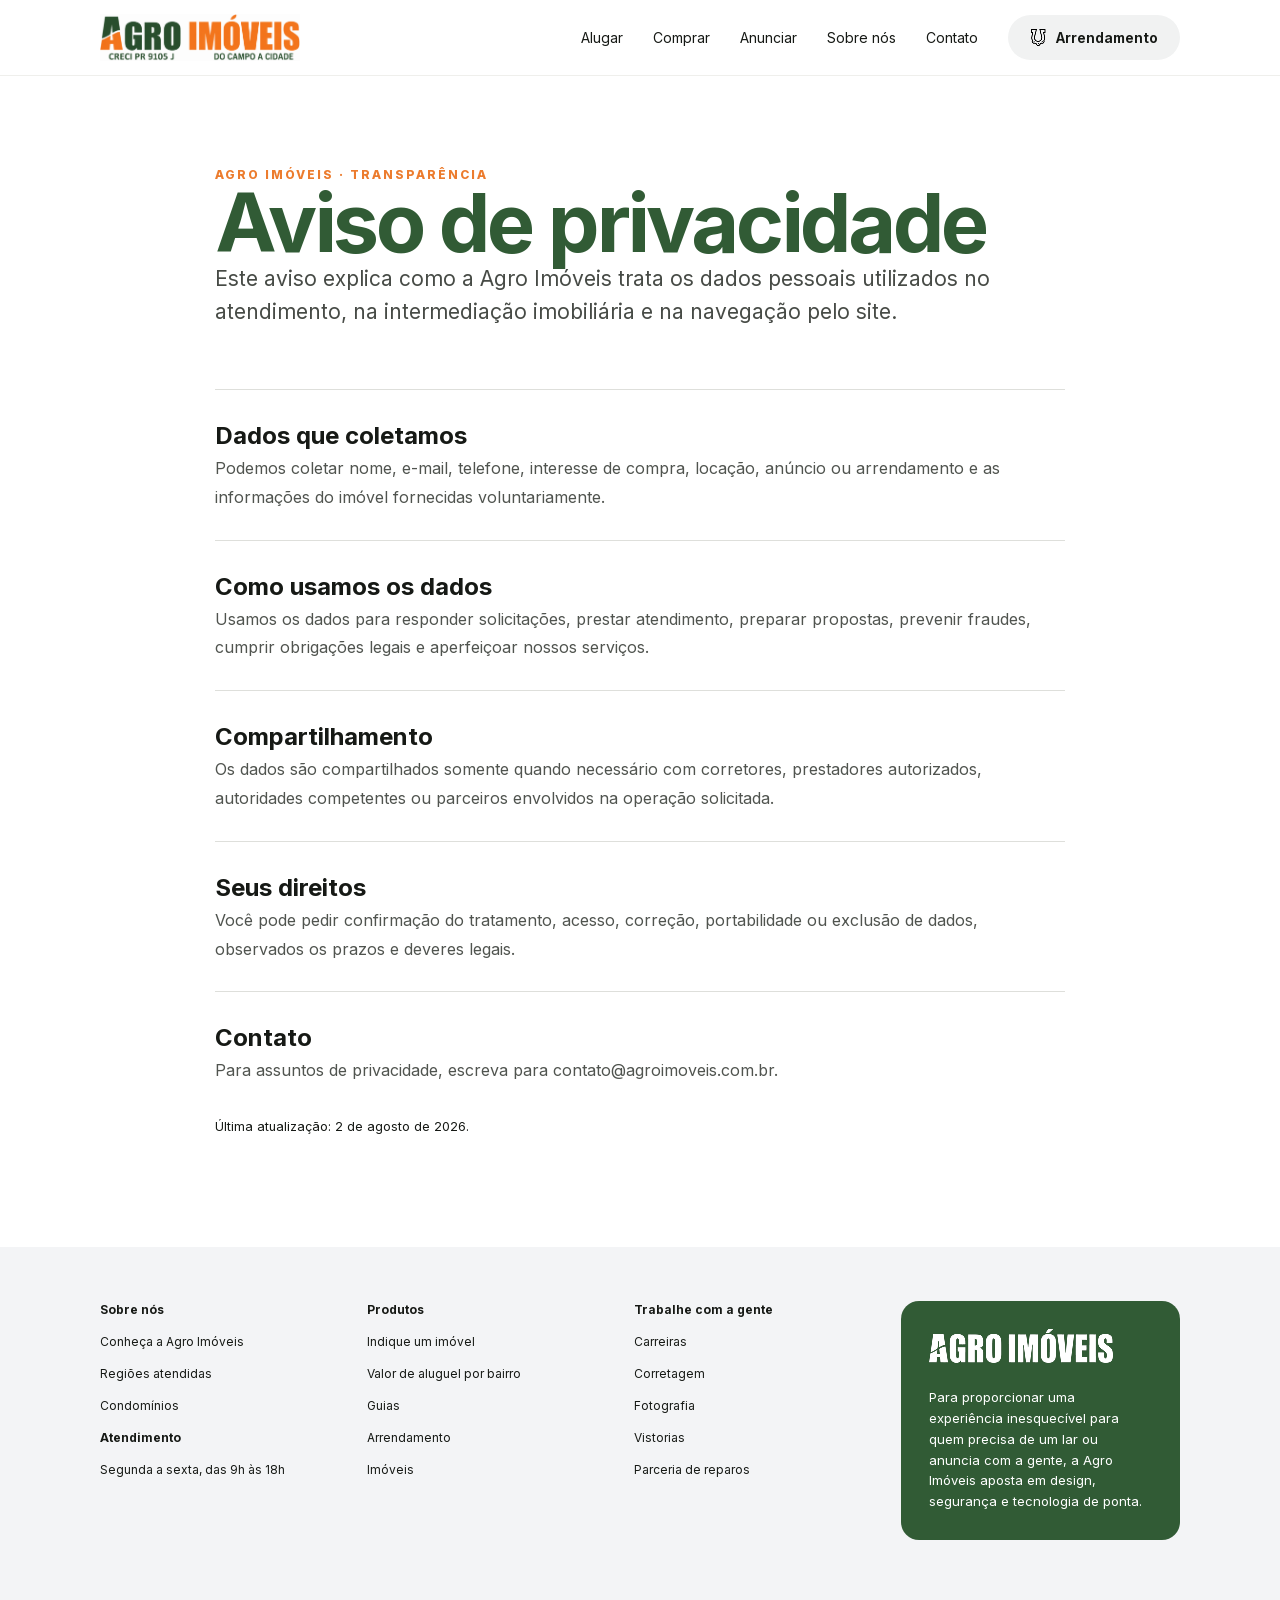
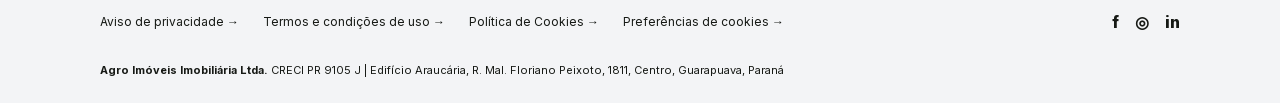
<file: aviso-de-privacidade/index.html>
<!DOCTYPE html><html lang="pt-BR"><head><meta charSet="utf-8"/><meta name="viewport" content="width=device-width, initial-scale=1"/><link rel="preload" as="image" href="/images/logo-agro-imoveis.png"/><link rel="preload" as="image" href="/images/icon-ferradura.png"/><link rel="preload" as="image" href="/images/logo-agro-imoveis-branca.png"/><link rel="stylesheet" href="/assets/index-CTNP4Oi0.css" data-rsc-css-href="/assets/index-CTNP4Oi0.css" data-precedence="vite-rsc/importer-resources"/><link rel="modulepreload" href="/assets/layout-segment-context-M6Tt5PAy.js" crossorigin=""/><link rel="modulepreload" href="/assets/rolldown-runtime-S-ySWqyJ.js" crossorigin=""/><link rel="modulepreload" href="/assets/index-BL026jTK.js" crossorigin=""/><link rel="modulepreload" href="/assets/framework-CXnKph_e.js" crossorigin=""/><link rel="modulepreload" href="/assets/AgroSite-22UKH-K9.js" crossorigin=""/><title>Agro Imóveis | Do campo à cidade</title><meta name="description" content="Imóveis urbanos e rurais em Guarapuava com atendimento direto, avaliação técnica e segurança em cada negociação."/><meta property="og:title" content="Agro Imóveis | Do campo à cidade"/><meta property="og:description" content="Seu próximo investimento em Guarapuava, do campo à cidade."/><meta property="og:type" content="website"/><meta property="og:locale" content="pt_BR"/><meta property="og:image" content="https://immfernanda.github.io/og.png"/><meta property="og:image:width" content="1200"/><meta property="og:image:height" content="630"/><meta property="og:image:alt" content="Agro Imóveis — do campo à cidade"/><meta name="twitter:card" content="summary_large_image"/><meta name="twitter:title" content="Agro Imóveis | Do campo à cidade"/><meta name="twitter:description" content="Seu próximo investimento em Guarapuava, do campo à cidade."/><meta name="twitter:image" content="https://immfernanda.github.io/og.png"/><link rel="shortcut icon" href="https://immfernanda.github.io/favicon.png"/><link rel="icon" href="https://immfernanda.github.io/favicon.png"/><script>self.__VINEXT_RSC_PARAMS__={}</script><script>self.__VINEXT_RSC_NAV__={"pathname":"/aviso-de-privacidade","searchParams":[]}</script><link rel="modulepreload" href="/assets/index-BL026jTK.js" />
<link rel="preload" href="/assets/_vinext_fonts/inter-9df0d028785c/inter-7249155f.woff2" as="font" type="font/woff2" crossorigin />
<link rel="preload" href="/assets/_vinext_fonts/inter-9df0d028785c/inter-e34c5f1b.woff2" as="font" type="font/woff2" crossorigin />
<link rel="preload" href="/assets/_vinext_fonts/inter-9df0d028785c/inter-6e1a6b2b.woff2" as="font" type="font/woff2" crossorigin />
<link rel="preload" href="/assets/_vinext_fonts/inter-9df0d028785c/inter-656bbed6.woff2" as="font" type="font/woff2" crossorigin />
<link rel="preload" href="/assets/_vinext_fonts/inter-9df0d028785c/inter-fc83e075.woff2" as="font" type="font/woff2" crossorigin />
<link rel="preload" href="/assets/_vinext_fonts/inter-9df0d028785c/inter-749a3084.woff2" as="font" type="font/woff2" crossorigin />
<link rel="preload" href="/assets/_vinext_fonts/inter-9df0d028785c/inter-1ab1ad55.woff2" as="font" type="font/woff2" crossorigin />
<link rel="preload" href="/assets/_vinext_fonts/roboto-ab28ffb4f835/roboto-49ca8900.woff2" as="font" type="font/woff2" crossorigin />
<link rel="preload" href="/assets/_vinext_fonts/roboto-ab28ffb4f835/roboto-759898f6.woff2" as="font" type="font/woff2" crossorigin />
<link rel="preload" href="/assets/_vinext_fonts/roboto-ab28ffb4f835/roboto-c16ffb7f.woff2" as="font" type="font/woff2" crossorigin />
<link rel="preload" href="/assets/_vinext_fonts/roboto-ab28ffb4f835/roboto-eaaaa4bc.woff2" as="font" type="font/woff2" crossorigin />
<link rel="preload" href="/assets/_vinext_fonts/roboto-ab28ffb4f835/roboto-5470cb57.woff2" as="font" type="font/woff2" crossorigin />
<link rel="preload" href="/assets/_vinext_fonts/roboto-ab28ffb4f835/roboto-2b8b6c8e.woff2" as="font" type="font/woff2" crossorigin />
<link rel="preload" href="/assets/_vinext_fonts/roboto-ab28ffb4f835/roboto-601769f1.woff2" as="font" type="font/woff2" crossorigin />
<link rel="preload" href="/assets/_vinext_fonts/roboto-ab28ffb4f835/roboto-38013d5a.woff2" as="font" type="font/woff2" crossorigin />
<link rel="preload" href="/assets/_vinext_fonts/roboto-ab28ffb4f835/roboto-d2c1b6aa.woff2" as="font" type="font/woff2" crossorigin />
<style data-vinext-fonts>/* cyrillic-ext */
@font-face {
  font-family: 'Inter';
  font-style: normal;
  font-weight: 100 900;
  font-display: swap;
  src: url(/assets/_vinext_fonts/inter-9df0d028785c/inter-7249155f.woff2) format('woff2');
  unicode-range: U+0460-052F, U+1C80-1C8A, U+20B4, U+2DE0-2DFF, U+A640-A69F, U+FE2E-FE2F;
}
/* cyrillic */
@font-face {
  font-family: 'Inter';
  font-style: normal;
  font-weight: 100 900;
  font-display: swap;
  src: url(/assets/_vinext_fonts/inter-9df0d028785c/inter-e34c5f1b.woff2) format('woff2');
  unicode-range: U+0301, U+0400-045F, U+0490-0491, U+04B0-04B1, U+2116;
}
/* greek-ext */
@font-face {
  font-family: 'Inter';
  font-style: normal;
  font-weight: 100 900;
  font-display: swap;
  src: url(/assets/_vinext_fonts/inter-9df0d028785c/inter-6e1a6b2b.woff2) format('woff2');
  unicode-range: U+1F00-1FFF;
}
/* greek */
@font-face {
  font-family: 'Inter';
  font-style: normal;
  font-weight: 100 900;
  font-display: swap;
  src: url(/assets/_vinext_fonts/inter-9df0d028785c/inter-656bbed6.woff2) format('woff2');
  unicode-range: U+0370-0377, U+037A-037F, U+0384-038A, U+038C, U+038E-03A1, U+03A3-03FF;
}
/* vietnamese */
@font-face {
  font-family: 'Inter';
  font-style: normal;
  font-weight: 100 900;
  font-display: swap;
  src: url(/assets/_vinext_fonts/inter-9df0d028785c/inter-fc83e075.woff2) format('woff2');
  unicode-range: U+0102-0103, U+0110-0111, U+0128-0129, U+0168-0169, U+01A0-01A1, U+01AF-01B0, U+0300-0301, U+0303-0304, U+0308-0309, U+0323, U+0329, U+1EA0-1EF9, U+20AB;
}
/* latin-ext */
@font-face {
  font-family: 'Inter';
  font-style: normal;
  font-weight: 100 900;
  font-display: swap;
  src: url(/assets/_vinext_fonts/inter-9df0d028785c/inter-749a3084.woff2) format('woff2');
  unicode-range: U+0100-02BA, U+02BD-02C5, U+02C7-02CC, U+02CE-02D7, U+02DD-02FF, U+0304, U+0308, U+0329, U+1D00-1DBF, U+1E00-1E9F, U+1EF2-1EFF, U+2020, U+20A0-20AB, U+20AD-20C0, U+2113, U+2C60-2C7F, U+A720-A7FF;
}
/* latin */
@font-face {
  font-family: 'Inter';
  font-style: normal;
  font-weight: 100 900;
  font-display: swap;
  src: url(/assets/_vinext_fonts/inter-9df0d028785c/inter-1ab1ad55.woff2) format('woff2');
  unicode-range: U+0000-00FF, U+0131, U+0152-0153, U+02BB-02BC, U+02C6, U+02DA, U+02DC, U+0304, U+0308, U+0329, U+2000-206F, U+20AC, U+2122, U+2191, U+2193, U+2212, U+2215, U+FEFF, U+FFFD;
}

.__font_inter_0380wzv { font-family: 'Inter', sans-serif; }

.__variable_inter_0380wzv { --font-inter: 'Inter', sans-serif; }

/* cyrillic-ext */
@font-face {
  font-family: 'Roboto';
  font-style: normal;
  font-weight: 400;
  font-stretch: 100%;
  font-display: swap;
  src: url(/assets/_vinext_fonts/roboto-ab28ffb4f835/roboto-49ca8900.woff2) format('woff2');
  unicode-range: U+0460-052F, U+1C80-1C8A, U+20B4, U+2DE0-2DFF, U+A640-A69F, U+FE2E-FE2F;
}
/* cyrillic */
@font-face {
  font-family: 'Roboto';
  font-style: normal;
  font-weight: 400;
  font-stretch: 100%;
  font-display: swap;
  src: url(/assets/_vinext_fonts/roboto-ab28ffb4f835/roboto-759898f6.woff2) format('woff2');
  unicode-range: U+0301, U+0400-045F, U+0490-0491, U+04B0-04B1, U+2116;
}
/* greek-ext */
@font-face {
  font-family: 'Roboto';
  font-style: normal;
  font-weight: 400;
  font-stretch: 100%;
  font-display: swap;
  src: url(/assets/_vinext_fonts/roboto-ab28ffb4f835/roboto-c16ffb7f.woff2) format('woff2');
  unicode-range: U+1F00-1FFF;
}
/* greek */
@font-face {
  font-family: 'Roboto';
  font-style: normal;
  font-weight: 400;
  font-stretch: 100%;
  font-display: swap;
  src: url(/assets/_vinext_fonts/roboto-ab28ffb4f835/roboto-eaaaa4bc.woff2) format('woff2');
  unicode-range: U+0370-0377, U+037A-037F, U+0384-038A, U+038C, U+038E-03A1, U+03A3-03FF;
}
/* math */
@font-face {
  font-family: 'Roboto';
  font-style: normal;
  font-weight: 400;
  font-stretch: 100%;
  font-display: swap;
  src: url(/assets/_vinext_fonts/roboto-ab28ffb4f835/roboto-5470cb57.woff2) format('woff2');
  unicode-range: U+0302-0303, U+0305, U+0307-0308, U+0310, U+0312, U+0315, U+031A, U+0326-0327, U+032C, U+032F-0330, U+0332-0333, U+0338, U+033A, U+0346, U+034D, U+0391-03A1, U+03A3-03A9, U+03B1-03C9, U+03D1, U+03D5-03D6, U+03F0-03F1, U+03F4-03F5, U+2016-2017, U+2034-2038, U+203C, U+2040, U+2043, U+2047, U+2050, U+2057, U+205F, U+2070-2071, U+2074-208E, U+2090-209C, U+20D0-20DC, U+20E1, U+20E5-20EF, U+2100-2112, U+2114-2115, U+2117-2121, U+2123-214F, U+2190, U+2192, U+2194-21AE, U+21B0-21E5, U+21F1-21F2, U+21F4-2211, U+2213-2214, U+2216-22FF, U+2308-230B, U+2310, U+2319, U+231C-2321, U+2336-237A, U+237C, U+2395, U+239B-23B7, U+23D0, U+23DC-23E1, U+2474-2475, U+25AF, U+25B3, U+25B7, U+25BD, U+25C1, U+25CA, U+25CC, U+25FB, U+266D-266F, U+27C0-27FF, U+2900-2AFF, U+2B0E-2B11, U+2B30-2B4C, U+2BFE, U+3030, U+FF5B, U+FF5D, U+1D400-1D7FF, U+1EE00-1EEFF;
}
/* symbols */
@font-face {
  font-family: 'Roboto';
  font-style: normal;
  font-weight: 400;
  font-stretch: 100%;
  font-display: swap;
  src: url(/assets/_vinext_fonts/roboto-ab28ffb4f835/roboto-2b8b6c8e.woff2) format('woff2');
  unicode-range: U+0001-000C, U+000E-001F, U+007F-009F, U+20DD-20E0, U+20E2-20E4, U+2150-218F, U+2190, U+2192, U+2194-2199, U+21AF, U+21E6-21F0, U+21F3, U+2218-2219, U+2299, U+22C4-22C6, U+2300-243F, U+2440-244A, U+2460-24FF, U+25A0-27BF, U+2800-28FF, U+2921-2922, U+2981, U+29BF, U+29EB, U+2B00-2BFF, U+4DC0-4DFF, U+FFF9-FFFB, U+10140-1018E, U+10190-1019C, U+101A0, U+101D0-101FD, U+102E0-102FB, U+10E60-10E7E, U+1D2C0-1D2D3, U+1D2E0-1D37F, U+1F000-1F0FF, U+1F100-1F1AD, U+1F1E6-1F1FF, U+1F30D-1F30F, U+1F315, U+1F31C, U+1F31E, U+1F320-1F32C, U+1F336, U+1F378, U+1F37D, U+1F382, U+1F393-1F39F, U+1F3A7-1F3A8, U+1F3AC-1F3AF, U+1F3C2, U+1F3C4-1F3C6, U+1F3CA-1F3CE, U+1F3D4-1F3E0, U+1F3ED, U+1F3F1-1F3F3, U+1F3F5-1F3F7, U+1F408, U+1F415, U+1F41F, U+1F426, U+1F43F, U+1F441-1F442, U+1F444, U+1F446-1F449, U+1F44C-1F44E, U+1F453, U+1F46A, U+1F47D, U+1F4A3, U+1F4B0, U+1F4B3, U+1F4B9, U+1F4BB, U+1F4BF, U+1F4C8-1F4CB, U+1F4D6, U+1F4DA, U+1F4DF, U+1F4E3-1F4E6, U+1F4EA-1F4ED, U+1F4F7, U+1F4F9-1F4FB, U+1F4FD-1F4FE, U+1F503, U+1F507-1F50B, U+1F50D, U+1F512-1F513, U+1F53E-1F54A, U+1F54F-1F5FA, U+1F610, U+1F650-1F67F, U+1F687, U+1F68D, U+1F691, U+1F694, U+1F698, U+1F6AD, U+1F6B2, U+1F6B9-1F6BA, U+1F6BC, U+1F6C6-1F6CF, U+1F6D3-1F6D7, U+1F6E0-1F6EA, U+1F6F0-1F6F3, U+1F6F7-1F6FC, U+1F700-1F7FF, U+1F800-1F80B, U+1F810-1F847, U+1F850-1F859, U+1F860-1F887, U+1F890-1F8AD, U+1F8B0-1F8BB, U+1F8C0-1F8C1, U+1F900-1F90B, U+1F93B, U+1F946, U+1F984, U+1F996, U+1F9E9, U+1FA00-1FA6F, U+1FA70-1FA7C, U+1FA80-1FA89, U+1FA8F-1FAC6, U+1FACE-1FADC, U+1FADF-1FAE9, U+1FAF0-1FAF8, U+1FB00-1FBFF;
}
/* vietnamese */
@font-face {
  font-family: 'Roboto';
  font-style: normal;
  font-weight: 400;
  font-stretch: 100%;
  font-display: swap;
  src: url(/assets/_vinext_fonts/roboto-ab28ffb4f835/roboto-601769f1.woff2) format('woff2');
  unicode-range: U+0102-0103, U+0110-0111, U+0128-0129, U+0168-0169, U+01A0-01A1, U+01AF-01B0, U+0300-0301, U+0303-0304, U+0308-0309, U+0323, U+0329, U+1EA0-1EF9, U+20AB;
}
/* latin-ext */
@font-face {
  font-family: 'Roboto';
  font-style: normal;
  font-weight: 400;
  font-stretch: 100%;
  font-display: swap;
  src: url(/assets/_vinext_fonts/roboto-ab28ffb4f835/roboto-38013d5a.woff2) format('woff2');
  unicode-range: U+0100-02BA, U+02BD-02C5, U+02C7-02CC, U+02CE-02D7, U+02DD-02FF, U+0304, U+0308, U+0329, U+1D00-1DBF, U+1E00-1E9F, U+1EF2-1EFF, U+2020, U+20A0-20AB, U+20AD-20C0, U+2113, U+2C60-2C7F, U+A720-A7FF;
}
/* latin */
@font-face {
  font-family: 'Roboto';
  font-style: normal;
  font-weight: 400;
  font-stretch: 100%;
  font-display: swap;
  src: url(/assets/_vinext_fonts/roboto-ab28ffb4f835/roboto-d2c1b6aa.woff2) format('woff2');
  unicode-range: U+0000-00FF, U+0131, U+0152-0153, U+02BB-02BC, U+02C6, U+02DA, U+02DC, U+0304, U+0308, U+0329, U+2000-206F, U+20AC, U+2122, U+2191, U+2193, U+2212, U+2215, U+FEFF, U+FFFD;
}
/* cyrillic-ext */
@font-face {
  font-family: 'Roboto';
  font-style: normal;
  font-weight: 700;
  font-stretch: 100%;
  font-display: swap;
  src: url(/assets/_vinext_fonts/roboto-ab28ffb4f835/roboto-49ca8900.woff2) format('woff2');
  unicode-range: U+0460-052F, U+1C80-1C8A, U+20B4, U+2DE0-2DFF, U+A640-A69F, U+FE2E-FE2F;
}
/* cyrillic */
@font-face {
  font-family: 'Roboto';
  font-style: normal;
  font-weight: 700;
  font-stretch: 100%;
  font-display: swap;
  src: url(/assets/_vinext_fonts/roboto-ab28ffb4f835/roboto-759898f6.woff2) format('woff2');
  unicode-range: U+0301, U+0400-045F, U+0490-0491, U+04B0-04B1, U+2116;
}
/* greek-ext */
@font-face {
  font-family: 'Roboto';
  font-style: normal;
  font-weight: 700;
  font-stretch: 100%;
  font-display: swap;
  src: url(/assets/_vinext_fonts/roboto-ab28ffb4f835/roboto-c16ffb7f.woff2) format('woff2');
  unicode-range: U+1F00-1FFF;
}
/* greek */
@font-face {
  font-family: 'Roboto';
  font-style: normal;
  font-weight: 700;
  font-stretch: 100%;
  font-display: swap;
  src: url(/assets/_vinext_fonts/roboto-ab28ffb4f835/roboto-eaaaa4bc.woff2) format('woff2');
  unicode-range: U+0370-0377, U+037A-037F, U+0384-038A, U+038C, U+038E-03A1, U+03A3-03FF;
}
/* math */
@font-face {
  font-family: 'Roboto';
  font-style: normal;
  font-weight: 700;
  font-stretch: 100%;
  font-display: swap;
  src: url(/assets/_vinext_fonts/roboto-ab28ffb4f835/roboto-5470cb57.woff2) format('woff2');
  unicode-range: U+0302-0303, U+0305, U+0307-0308, U+0310, U+0312, U+0315, U+031A, U+0326-0327, U+032C, U+032F-0330, U+0332-0333, U+0338, U+033A, U+0346, U+034D, U+0391-03A1, U+03A3-03A9, U+03B1-03C9, U+03D1, U+03D5-03D6, U+03F0-03F1, U+03F4-03F5, U+2016-2017, U+2034-2038, U+203C, U+2040, U+2043, U+2047, U+2050, U+2057, U+205F, U+2070-2071, U+2074-208E, U+2090-209C, U+20D0-20DC, U+20E1, U+20E5-20EF, U+2100-2112, U+2114-2115, U+2117-2121, U+2123-214F, U+2190, U+2192, U+2194-21AE, U+21B0-21E5, U+21F1-21F2, U+21F4-2211, U+2213-2214, U+2216-22FF, U+2308-230B, U+2310, U+2319, U+231C-2321, U+2336-237A, U+237C, U+2395, U+239B-23B7, U+23D0, U+23DC-23E1, U+2474-2475, U+25AF, U+25B3, U+25B7, U+25BD, U+25C1, U+25CA, U+25CC, U+25FB, U+266D-266F, U+27C0-27FF, U+2900-2AFF, U+2B0E-2B11, U+2B30-2B4C, U+2BFE, U+3030, U+FF5B, U+FF5D, U+1D400-1D7FF, U+1EE00-1EEFF;
}
/* symbols */
@font-face {
  font-family: 'Roboto';
  font-style: normal;
  font-weight: 700;
  font-stretch: 100%;
  font-display: swap;
  src: url(/assets/_vinext_fonts/roboto-ab28ffb4f835/roboto-2b8b6c8e.woff2) format('woff2');
  unicode-range: U+0001-000C, U+000E-001F, U+007F-009F, U+20DD-20E0, U+20E2-20E4, U+2150-218F, U+2190, U+2192, U+2194-2199, U+21AF, U+21E6-21F0, U+21F3, U+2218-2219, U+2299, U+22C4-22C6, U+2300-243F, U+2440-244A, U+2460-24FF, U+25A0-27BF, U+2800-28FF, U+2921-2922, U+2981, U+29BF, U+29EB, U+2B00-2BFF, U+4DC0-4DFF, U+FFF9-FFFB, U+10140-1018E, U+10190-1019C, U+101A0, U+101D0-101FD, U+102E0-102FB, U+10E60-10E7E, U+1D2C0-1D2D3, U+1D2E0-1D37F, U+1F000-1F0FF, U+1F100-1F1AD, U+1F1E6-1F1FF, U+1F30D-1F30F, U+1F315, U+1F31C, U+1F31E, U+1F320-1F32C, U+1F336, U+1F378, U+1F37D, U+1F382, U+1F393-1F39F, U+1F3A7-1F3A8, U+1F3AC-1F3AF, U+1F3C2, U+1F3C4-1F3C6, U+1F3CA-1F3CE, U+1F3D4-1F3E0, U+1F3ED, U+1F3F1-1F3F3, U+1F3F5-1F3F7, U+1F408, U+1F415, U+1F41F, U+1F426, U+1F43F, U+1F441-1F442, U+1F444, U+1F446-1F449, U+1F44C-1F44E, U+1F453, U+1F46A, U+1F47D, U+1F4A3, U+1F4B0, U+1F4B3, U+1F4B9, U+1F4BB, U+1F4BF, U+1F4C8-1F4CB, U+1F4D6, U+1F4DA, U+1F4DF, U+1F4E3-1F4E6, U+1F4EA-1F4ED, U+1F4F7, U+1F4F9-1F4FB, U+1F4FD-1F4FE, U+1F503, U+1F507-1F50B, U+1F50D, U+1F512-1F513, U+1F53E-1F54A, U+1F54F-1F5FA, U+1F610, U+1F650-1F67F, U+1F687, U+1F68D, U+1F691, U+1F694, U+1F698, U+1F6AD, U+1F6B2, U+1F6B9-1F6BA, U+1F6BC, U+1F6C6-1F6CF, U+1F6D3-1F6D7, U+1F6E0-1F6EA, U+1F6F0-1F6F3, U+1F6F7-1F6FC, U+1F700-1F7FF, U+1F800-1F80B, U+1F810-1F847, U+1F850-1F859, U+1F860-1F887, U+1F890-1F8AD, U+1F8B0-1F8BB, U+1F8C0-1F8C1, U+1F900-1F90B, U+1F93B, U+1F946, U+1F984, U+1F996, U+1F9E9, U+1FA00-1FA6F, U+1FA70-1FA7C, U+1FA80-1FA89, U+1FA8F-1FAC6, U+1FACE-1FADC, U+1FADF-1FAE9, U+1FAF0-1FAF8, U+1FB00-1FBFF;
}
/* vietnamese */
@font-face {
  font-family: 'Roboto';
  font-style: normal;
  font-weight: 700;
  font-stretch: 100%;
  font-display: swap;
  src: url(/assets/_vinext_fonts/roboto-ab28ffb4f835/roboto-601769f1.woff2) format('woff2');
  unicode-range: U+0102-0103, U+0110-0111, U+0128-0129, U+0168-0169, U+01A0-01A1, U+01AF-01B0, U+0300-0301, U+0303-0304, U+0308-0309, U+0323, U+0329, U+1EA0-1EF9, U+20AB;
}
/* latin-ext */
@font-face {
  font-family: 'Roboto';
  font-style: normal;
  font-weight: 700;
  font-stretch: 100%;
  font-display: swap;
  src: url(/assets/_vinext_fonts/roboto-ab28ffb4f835/roboto-38013d5a.woff2) format('woff2');
  unicode-range: U+0100-02BA, U+02BD-02C5, U+02C7-02CC, U+02CE-02D7, U+02DD-02FF, U+0304, U+0308, U+0329, U+1D00-1DBF, U+1E00-1E9F, U+1EF2-1EFF, U+2020, U+20A0-20AB, U+20AD-20C0, U+2113, U+2C60-2C7F, U+A720-A7FF;
}
/* latin */
@font-face {
  font-family: 'Roboto';
  font-style: normal;
  font-weight: 700;
  font-stretch: 100%;
  font-display: swap;
  src: url(/assets/_vinext_fonts/roboto-ab28ffb4f835/roboto-d2c1b6aa.woff2) format('woff2');
  unicode-range: U+0000-00FF, U+0131, U+0152-0153, U+02BB-02BC, U+02C6, U+02DA, U+02DC, U+0304, U+0308, U+0329, U+2000-206F, U+20AC, U+2122, U+2191, U+2193, U+2212, U+2215, U+FEFF, U+FFFD;
}

.__font_roboto_1fiw7n3 { font-family: 'Roboto', sans-serif; }

.__variable_roboto_1fiw7n3 { --font-roboto: 'Roboto', sans-serif; }
</style>
</head><body class="__variable_inter_0380wzv __variable_roboto_1fiw7n3"><header class="site-header"><div class="header-inner"><a class="brand" href="/" aria-label="Agro Imóveis - página inicial"><img src="/images/logo-agro-imoveis.png" alt="Agro Imóveis — do campo à cidade"/></a><button class="menu-toggle" type="button" aria-expanded="false" aria-label="Abrir menu">☰</button><nav class="nav" aria-label="Navegação principal"><a href="/catalogo?transacao=Alugar">Alugar</a><a href="/catalogo?transacao=Comprar">Comprar</a><button type="button">Anunciar</button><a href="/sobre">Sobre nós</a><a href="/sobre#contato">Contato</a><button class="rent-button" type="button"><img class="horseshoe-icon" src="/images/icon-ferradura.png" alt="" aria-hidden="true"/>Arrendamento</button></nav></div></header><main><article class="legal-page page-width"><p class="eyebrow">Agro Imóveis · Transparência</p><h1>Aviso de privacidade</h1><p class="legal-intro">Este aviso explica como a Agro Imóveis trata os dados pessoais utilizados no atendimento, na intermediação imobiliária e na navegação pelo site.</p><section><h2>Dados que coletamos</h2><p>Podemos coletar nome, e-mail, telefone, interesse de compra, locação, anúncio ou arrendamento e as informações do imóvel fornecidas voluntariamente.</p></section><section><h2>Como usamos os dados</h2><p>Usamos os dados para responder solicitações, prestar atendimento, preparar propostas, prevenir fraudes, cumprir obrigações legais e aperfeiçoar nossos serviços.</p></section><section><h2>Compartilhamento</h2><p>Os dados são compartilhados somente quando necessário com corretores, prestadores autorizados, autoridades competentes ou parceiros envolvidos na operação solicitada.</p></section><section><h2>Seus direitos</h2><p>Você pode pedir confirmação do tratamento, acesso, correção, portabilidade ou exclusão de dados, observados os prazos e deveres legais.</p></section><section><h2>Contato</h2><p>Para assuntos de privacidade, escreva para contato@agroimoveis.com.br.</p></section><small>Última atualização: 2 de agosto de 2026.</small></article></main><footer class="site-footer"><div class="footer-grid"><div><strong>Sobre nós</strong><a href="/sobre">Conheça a Agro Imóveis</a><a href="/sobre">Regiões atendidas</a><a href="/catalogo">Condomínios</a><b>Atendimento</b><span>Segunda a sexta, das 9h às 18h</span></div><div><strong>Produtos</strong><button type="button">Indique um imóvel</button><a href="/catalogo?transacao=Alugar">Valor de aluguel por bairro</a><a href="/catalogo">Guias</a><button type="button">Arrendamento</button><a href="/catalogo">Imóveis</a></div><div><strong>Trabalhe com a gente</strong><a href="/sobre#contato">Carreiras</a><a href="/sobre#contato">Corretagem</a><a href="/sobre#contato">Fotografia</a><a href="/sobre#contato">Vistorias</a><a href="/sobre#contato">Parceria de reparos</a></div><div class="footer-card"><img class="footer-logo" src="/images/logo-agro-imoveis-branca.png" alt="Agro Imóveis"/><p>Para proporcionar uma experiência inesquecível para quem precisa de um lar ou anuncia com a gente, a Agro Imóveis aposta em design, segurança e tecnologia de ponta.</p></div></div><div class="footer-bottom"><div class="legal-links"><a href="/aviso-de-privacidade">Aviso de privacidade →</a><a href="/termos-e-condicoes">Termos e condições de uso →</a><a href="/politica-de-cookies">Política de Cookies →</a><a href="/preferencias-de-cookies">Preferências de cookies →</a></div><div class="socials" aria-label="Redes sociais"><span>f</span><span>◎</span><span>in</span></div></div><p class="company-line"><strong>Agro Imóveis Imobiliária Ltda.</strong> CRECI PR 9105 J | Edifício Araucária, R. Mal. Floriano Peixoto, 1811, Centro, Guarapuava, Paraná</p></footer><script id="_R_">import("/assets/index-BL026jTK.js")</script></body></html><script>self.__VINEXT_RSC_CHUNKS__=self.__VINEXT_RSC_CHUNKS__||[];self.__VINEXT_RSC_CHUNKS__.push("2:I[\"8c0f216c4604\",[],\"Children\",1]\n3:I[\"15c18cfaeeff\",[],\"LayoutSegmentProvider\",1]\n4:I[\"8c0f216c4604\",[],\"Slot\",1]\n5:I[\"593f344dc510\",[],\"RedirectBoundary\",1]\n:HL[\"/assets/index-CTNP4Oi0.css\",\"style\"]\n")</script><script>self.__VINEXT_RSC_CHUNKS__=self.__VINEXT_RSC_CHUNKS__||[];self.__VINEXT_RSC_CHUNKS__.push("0:{\"__route\":\"route:/aviso-de-privacidade\",\"__interceptionContext\":null,\"__layoutIds\":[\"layout:/\"],\"__rootLayout\":\"/\",\"page:/aviso-de-privacidade\":\"$L1\",\"layout:/\":[[[[\"$\",\"link\",\"css:/assets/index-CTNP4Oi0.css\",{\"rel\":\"stylesheet\",\"precedence\":\"vite-rsc/importer-resources\",\"href\":\"/assets/index-CTNP4Oi0.css\",\"data-rsc-css-href\":\"/assets/index-CTNP4Oi0.css\"}],\"$undefined\"],[\"$\",\"html\",null,{\"lang\":\"pt-BR\",\"children\":[\"$\",\"body\",null,{\"className\":\"__variable_inter_0380wzv __variable_roboto_1fiw7n3\",\"children\":[\"$\",\"$L2\",null,{}]}]}]],null],\"route:/aviso-de-privacidade\":[[[\"$\",\"meta\",null,{\"charSet\":\"utf-8\"}],[[\"$\",\"title\",\"0\",{\"children\":\"Agro Imóveis | Do campo à cidade\"}],[\"$\",\"meta\",\"1\",{\"name\":\"description\",\"content\":\"Imóveis urbanos e rurais em Guarapuava com atendimento direto, avaliação técnica e segurança em cada negociação.\"}],[\"$\",\"meta\",\"2\",{\"property\":\"og:title\",\"content\":\"Agro Imóveis | Do campo à cidade\"}],[\"$\",\"meta\",\"3\",{\"property\":\"og:description\",\"content\":\"Seu próximo investimento em Guarapuava, do campo à cidade.\"}],[\"$\",\"meta\",\"4\",{\"property\":\"og:type\",\"content\":\"website\"}],[\"$\",\"meta\",\"5\",{\"property\":\"og:locale\",\"content\":\"pt_BR\"}],[\"$\",\"meta\",\"6\",{\"property\":\"og:image\",\"content\":\"https://immfernanda.github.io/og.png\"}],[\"$\",\"meta\",\"7\",{\"property\":\"og:image:width\",\"content\":\"1200\"}],[\"$\",\"meta\",\"8\",{\"property\":\"og:image:height\",\"content\":\"630\"}],[\"$\",\"meta\",\"9\",{\"property\":\"og:image:alt\",\"content\":\"Agro Imóveis — do campo à cidade\"}],[\"$\",\"meta\",\"10\",{\"name\":\"twitter:card\",\"content\":\"summary_large_image\"}],[\"$\",\"meta\",\"11\",{\"name\":\"twitter:title\",\"content\":\"Agro Imóveis | Do campo à cidade\"}],[\"$\",\"meta\",\"12\",{\"name\":\"twitter:description\",\"content\":\"Seu próximo investimento em Guarapuava, do campo à cidade.\"}],[\"$\",\"meta\",\"13\",{\"name\":\"twitter:image\",\"content\":\"https://immfernanda.github.io/og.png\"}],[\"$\",\"link\",\"14\",{\"rel\":\"shortcut icon\",\"href\":\"https://immfernanda.github.io/favicon.png\"}],[\"$\",\"link\",\"15\",{\"rel\":\"icon\",\"href\":\"https://immfernanda.github.io/favicon.png\"}]],[[\"$\",\"meta\",\"0\",{\"name\":\"viewport\",\"content\":\"width=device-width, initial-scale=1\"}]]],[\"$\",\"$L3\",null,{\"segmentMap\":{\"children\":[\"aviso-de-privacidade\"]},\"children\":[\"$\",\"$L4\",null,{\"id\":\"layout:/\",\"parallelSlots\":\"$undefined\",\"children\":[\"$\",\"$L5\",null,{\"children\":[\"$\",\"$L3\",null,{\"segmentMap\":{\"children\":[]},\"children\":[\"$\",\"$L4\",null,{\"id\":\"page:/aviso-de-privacidade\"}]}]}]}]}]],\"__layoutFlags\":{\"layout:/\":\"s\"},\"__artifactCompatibility\":{\"schemaVersion\":1,\"graphVersion\":\"app-route-graph:79ekb12ox4gv\",\"deploymentVersion\":\"6cd721f0-b1c2-4c55-9834-f9baa3b07d9f\",\"appElementsSchemaVersion\":1,\"rscPayloadSchemaVersion\":1,\"rootBoundaryId\":\"/\",\"renderEpoch\":null}}\n6:I[\"c9f7ae83453f\",[],\"default\",1]\n1:[\"$\",\"$L6\",null,{\"page\":\"legal\",\"legalSlug\":\"aviso-de-privacidade\"}]\n")</script><script>self.__VINEXT_RSC_DONE__=true</script>
</file>
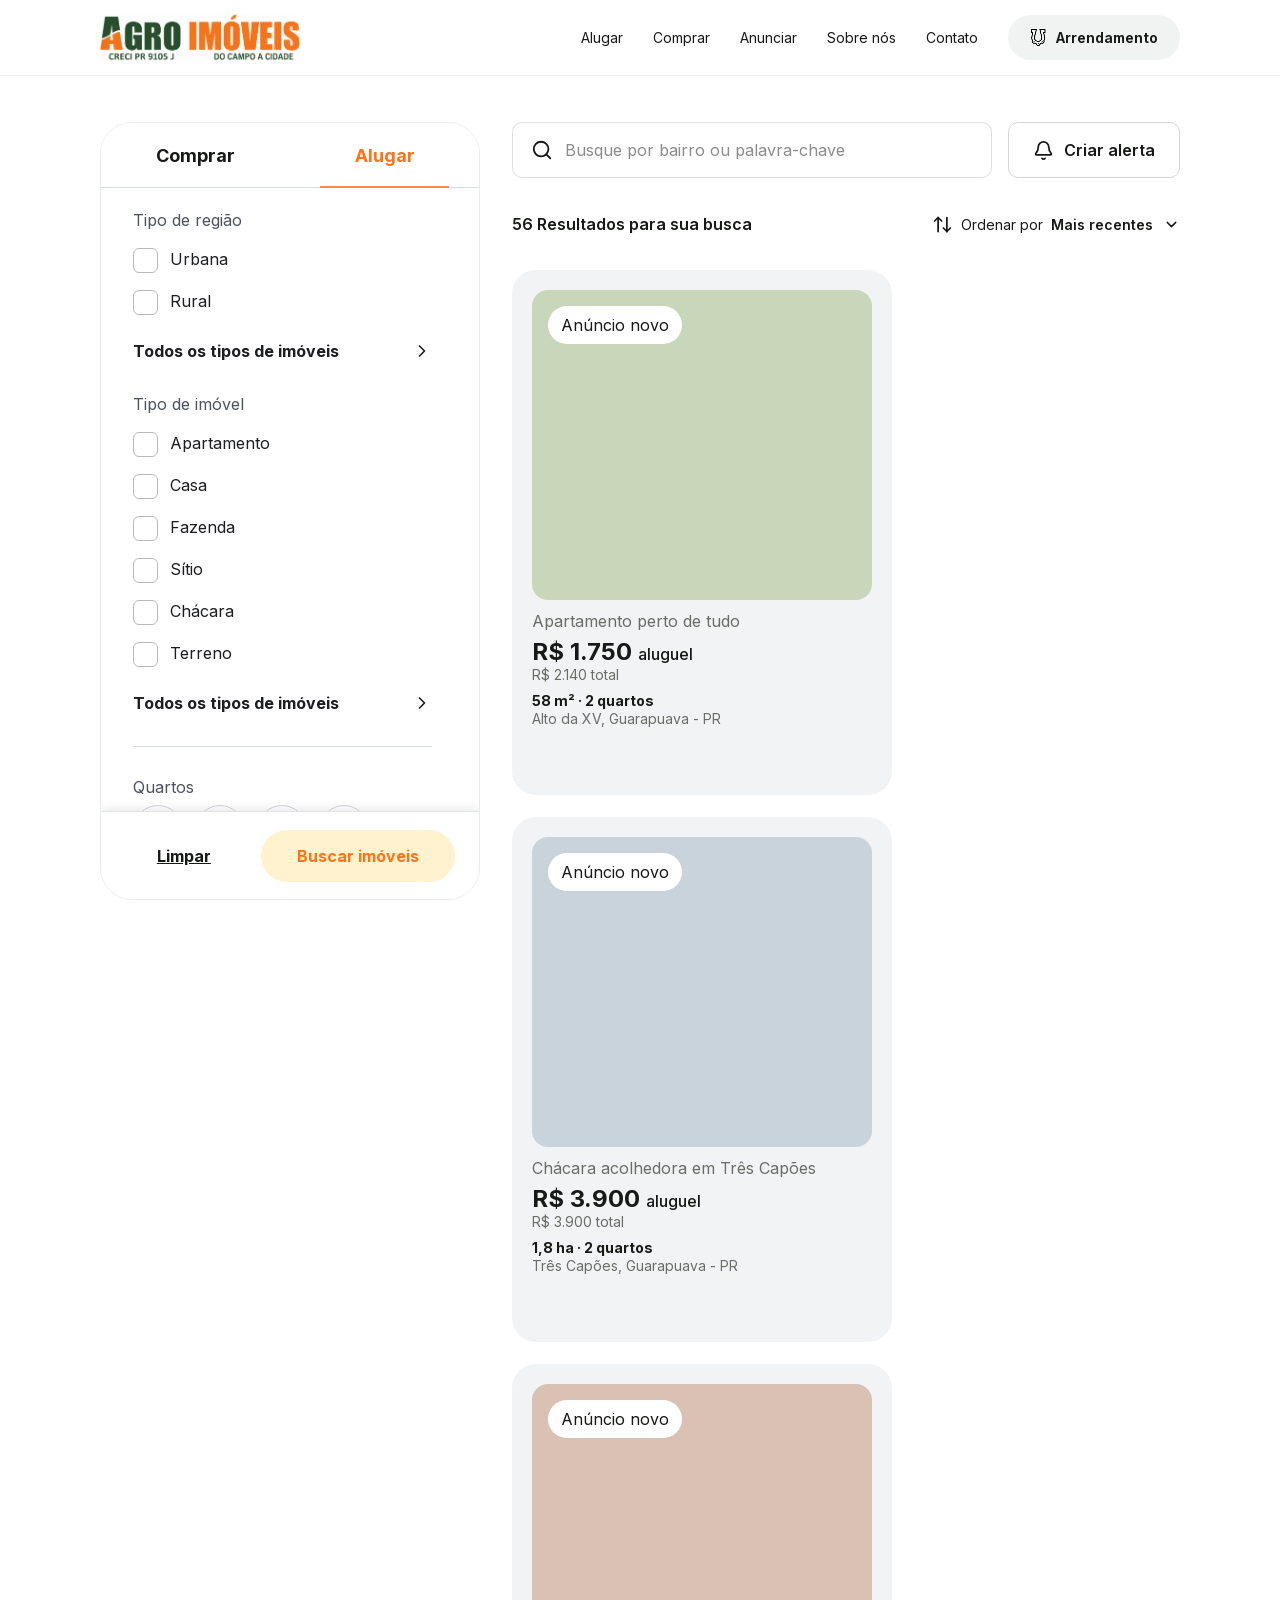
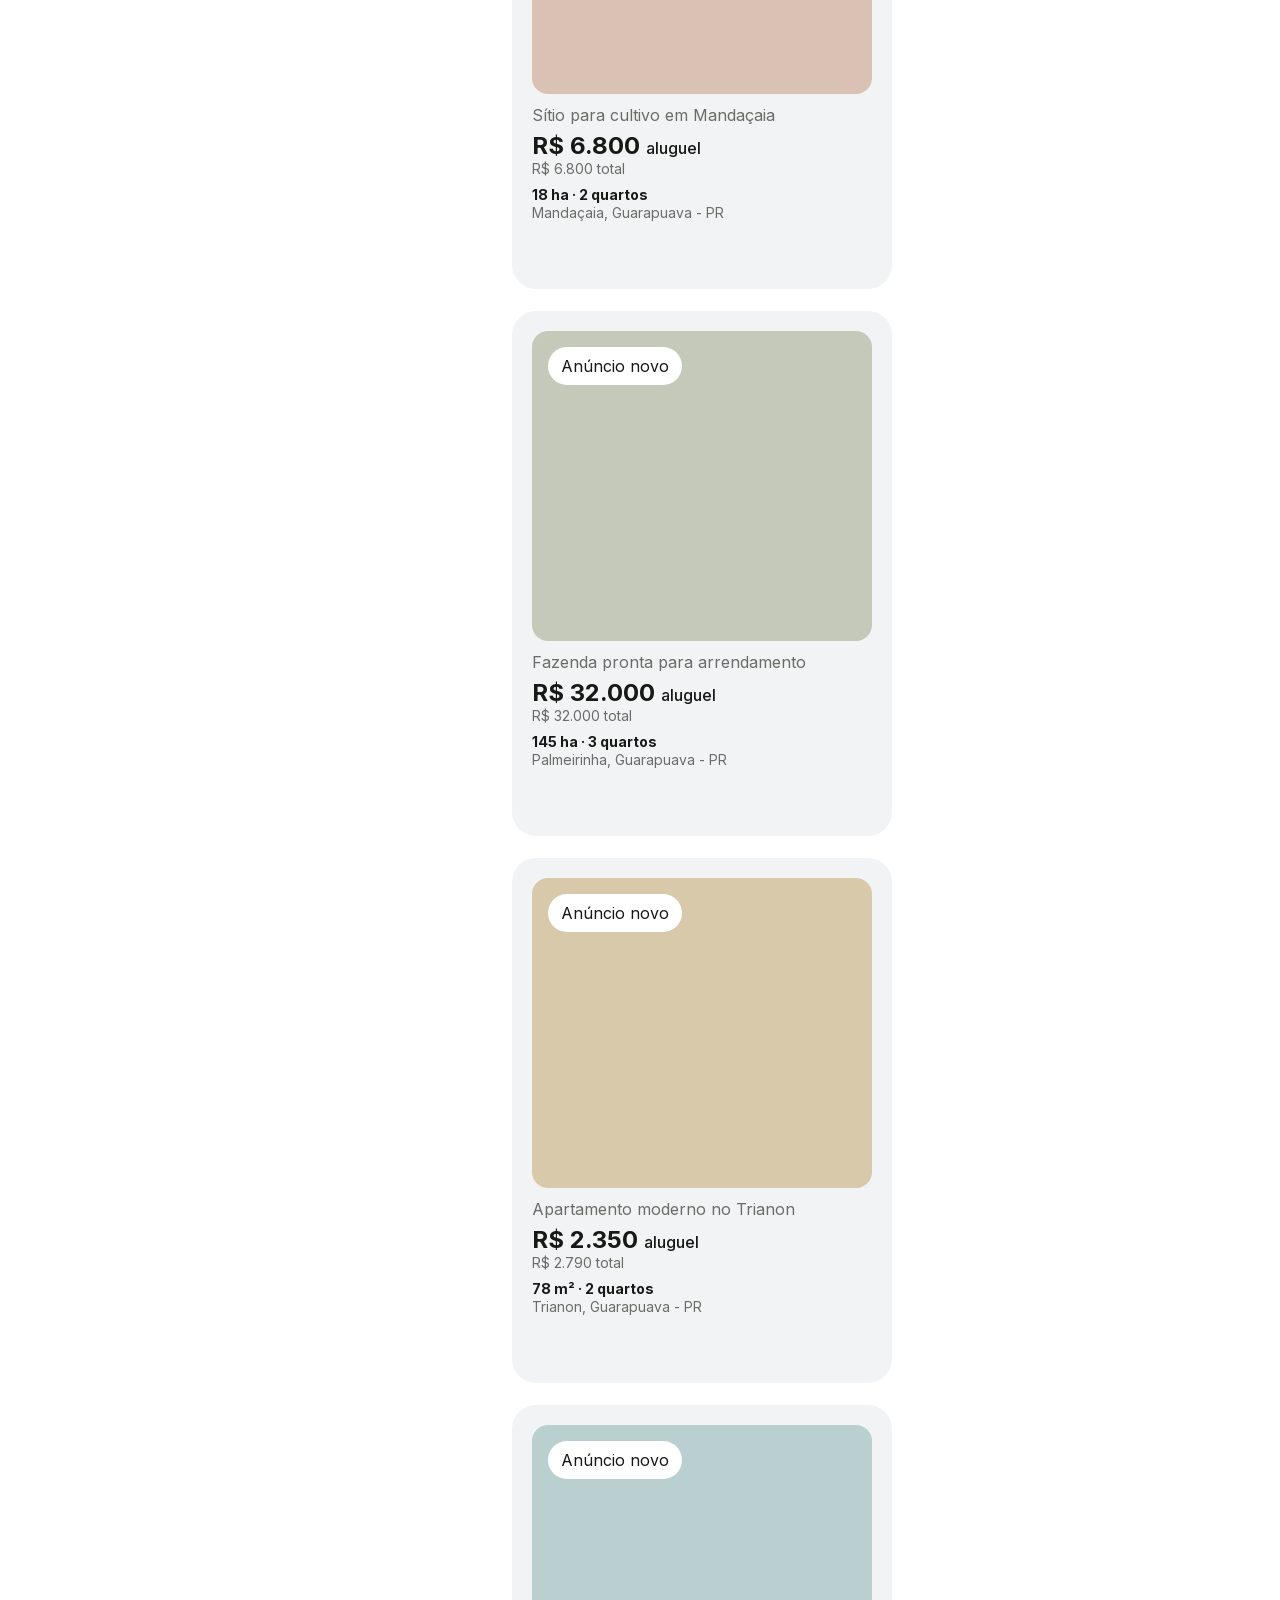
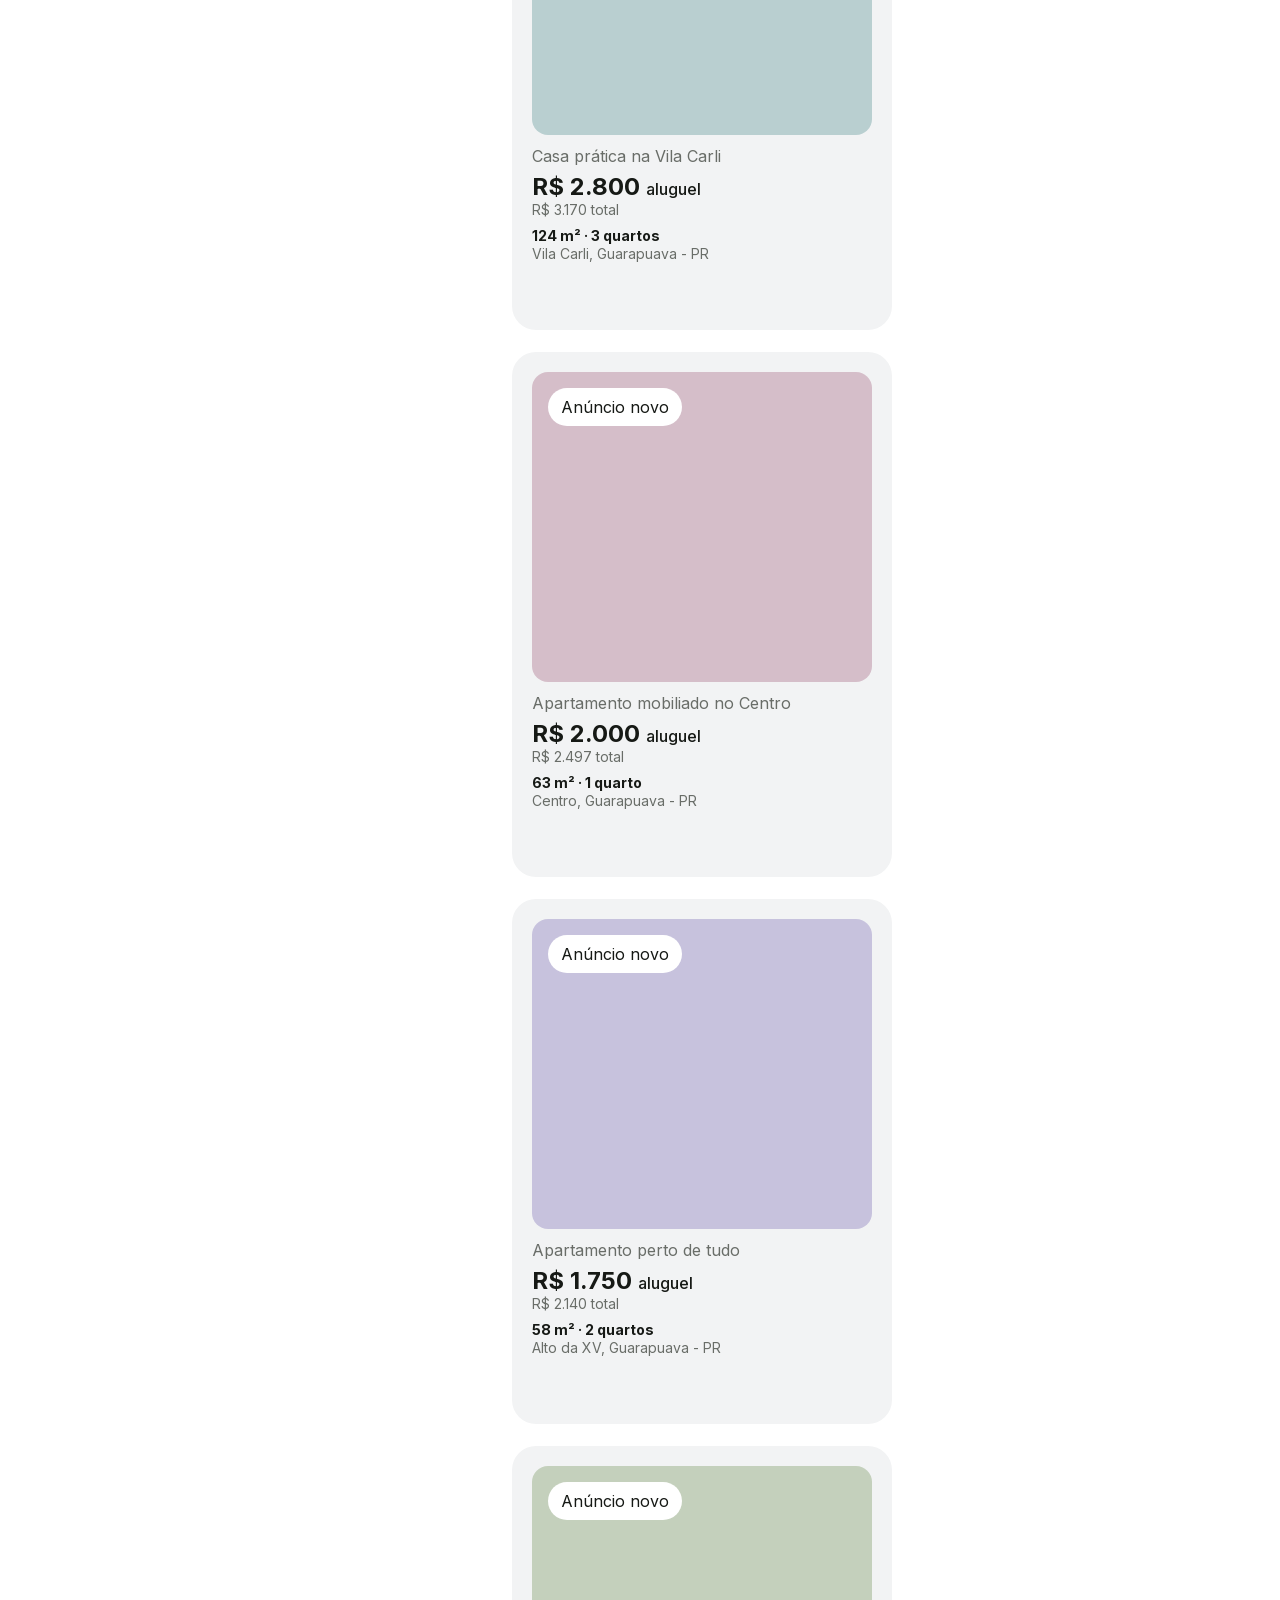
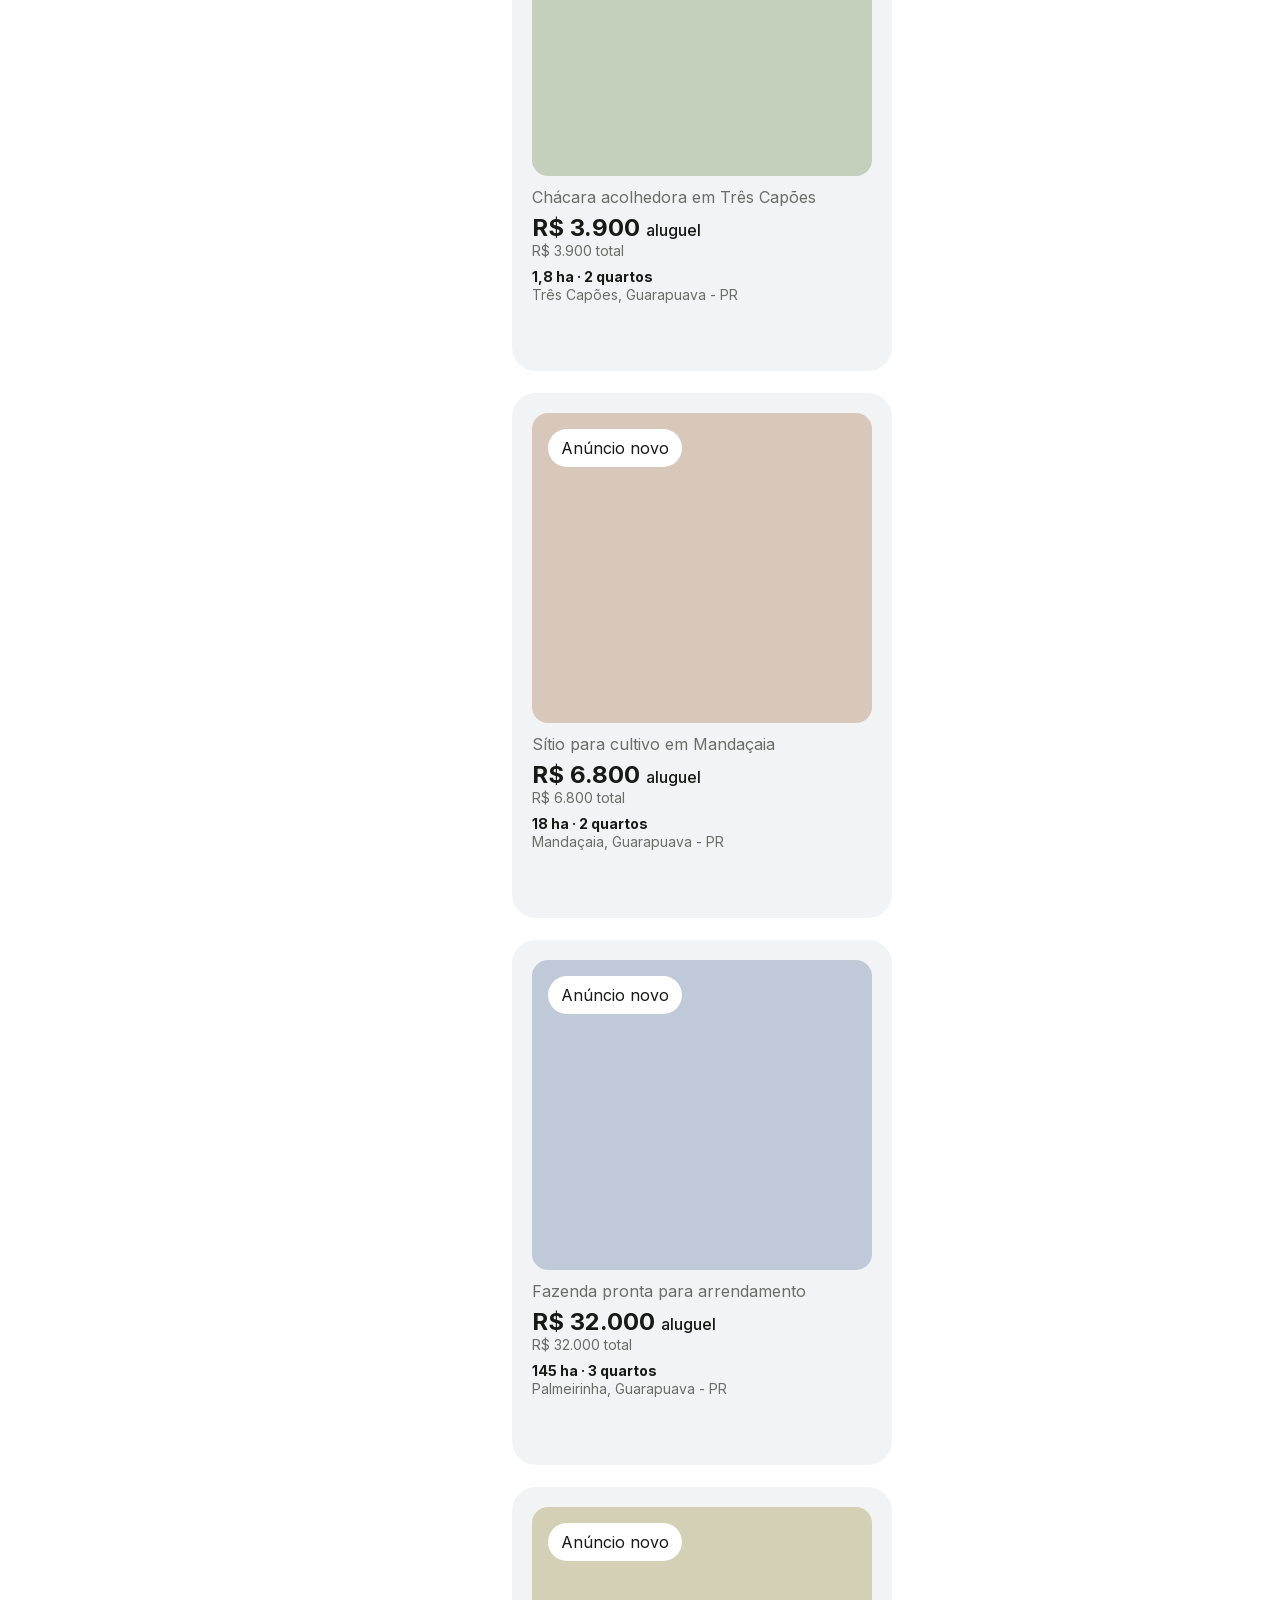
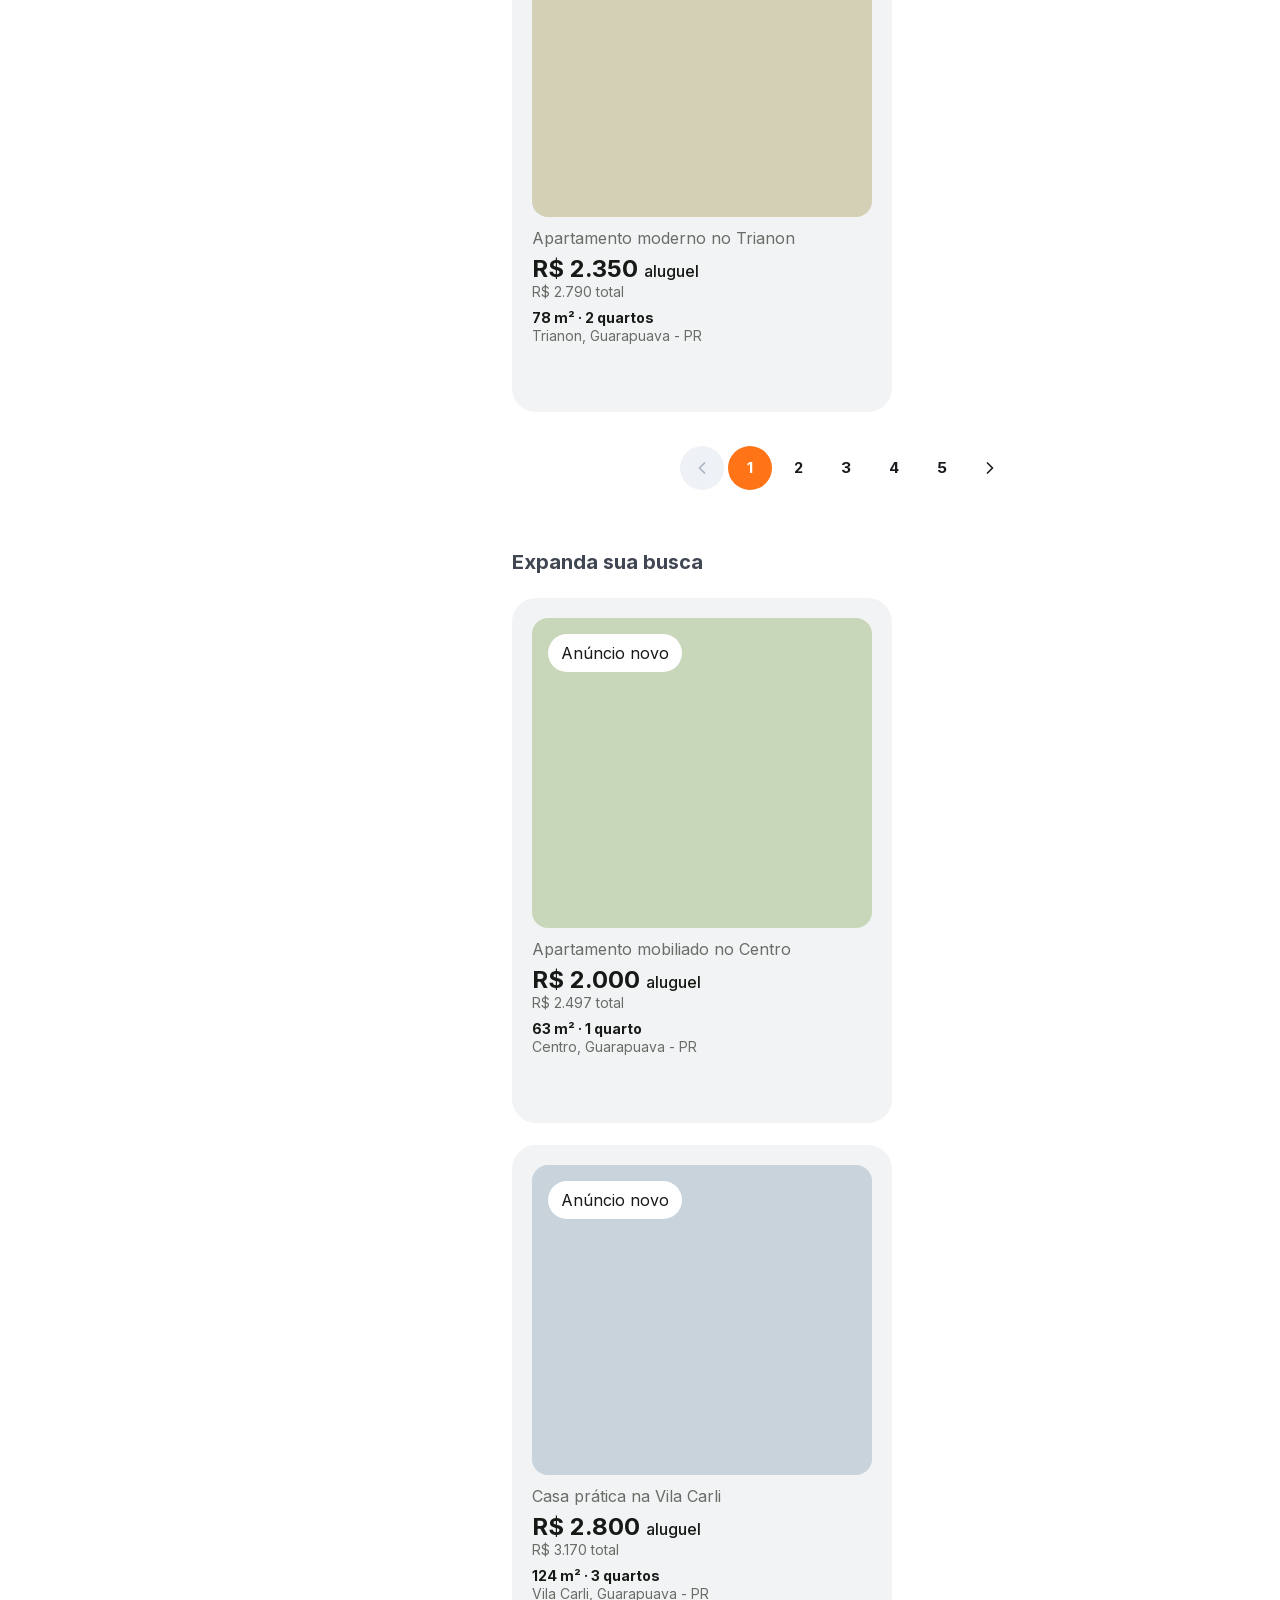
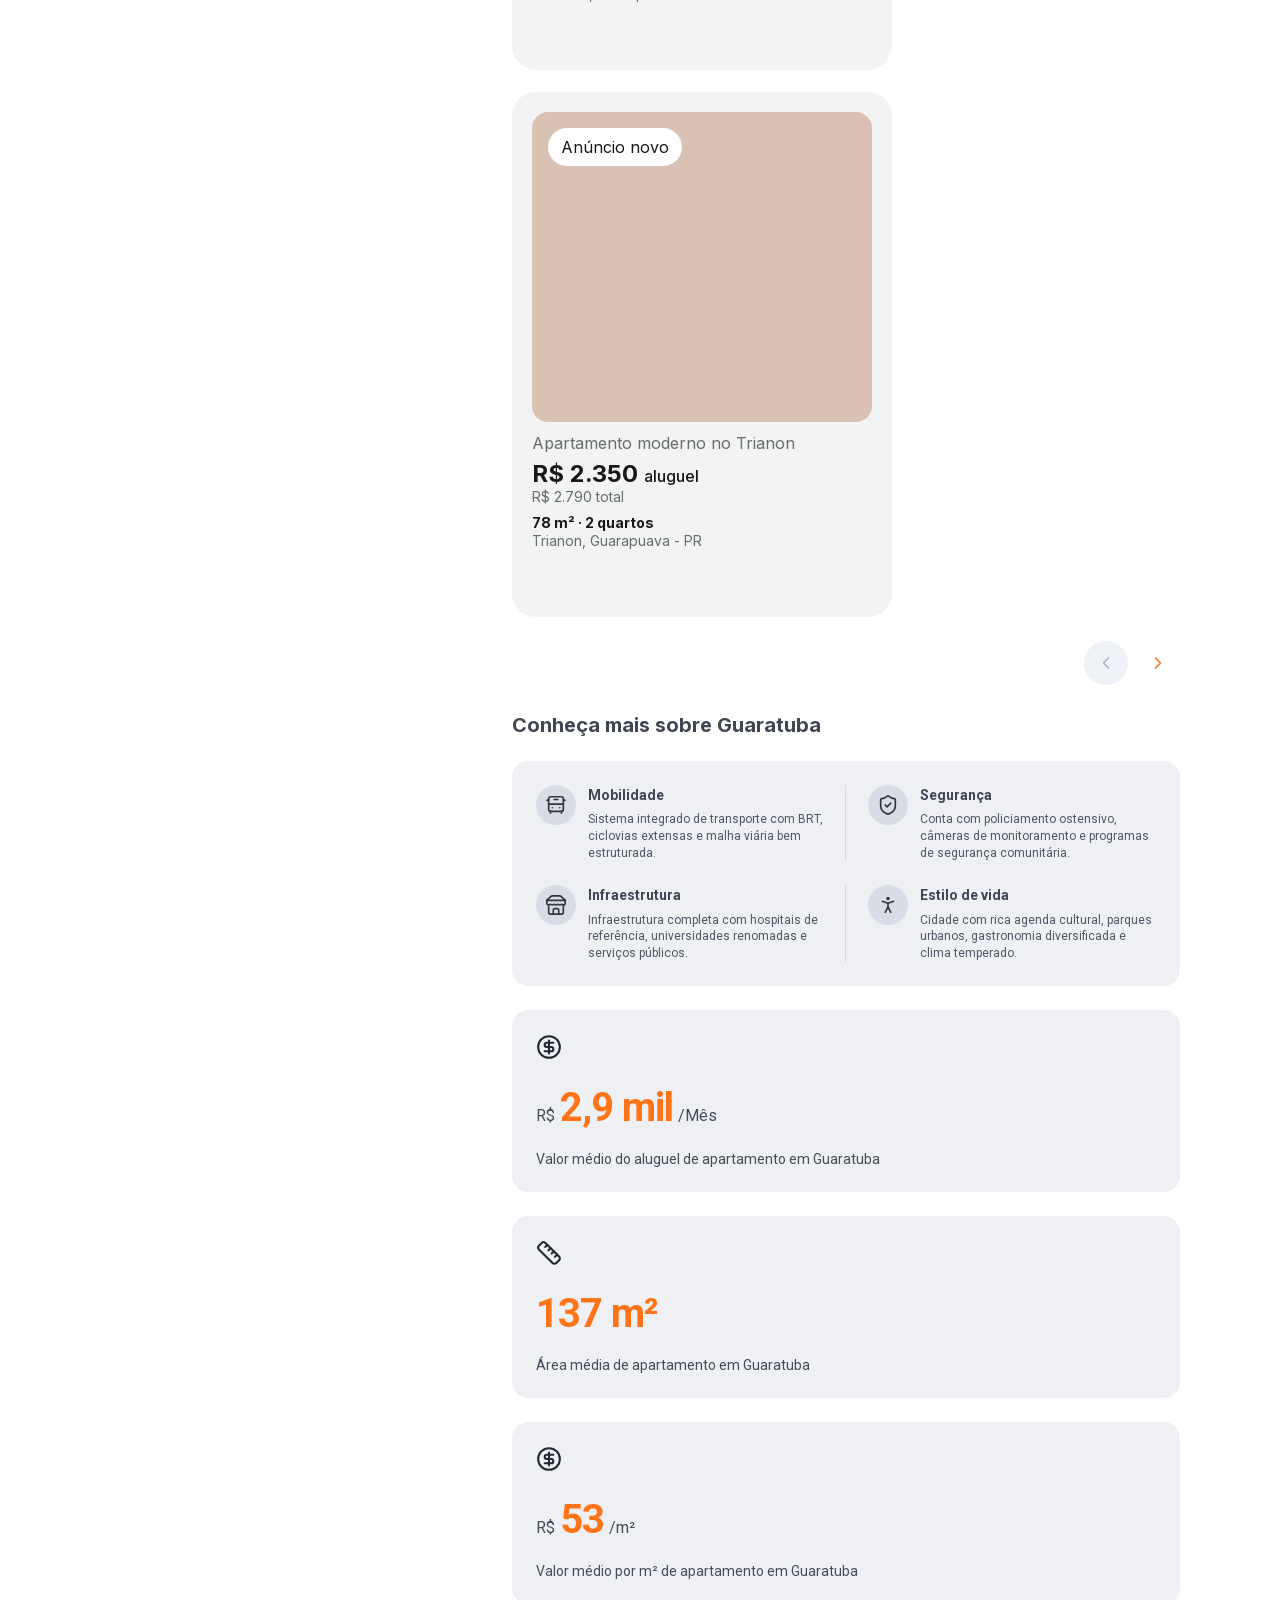
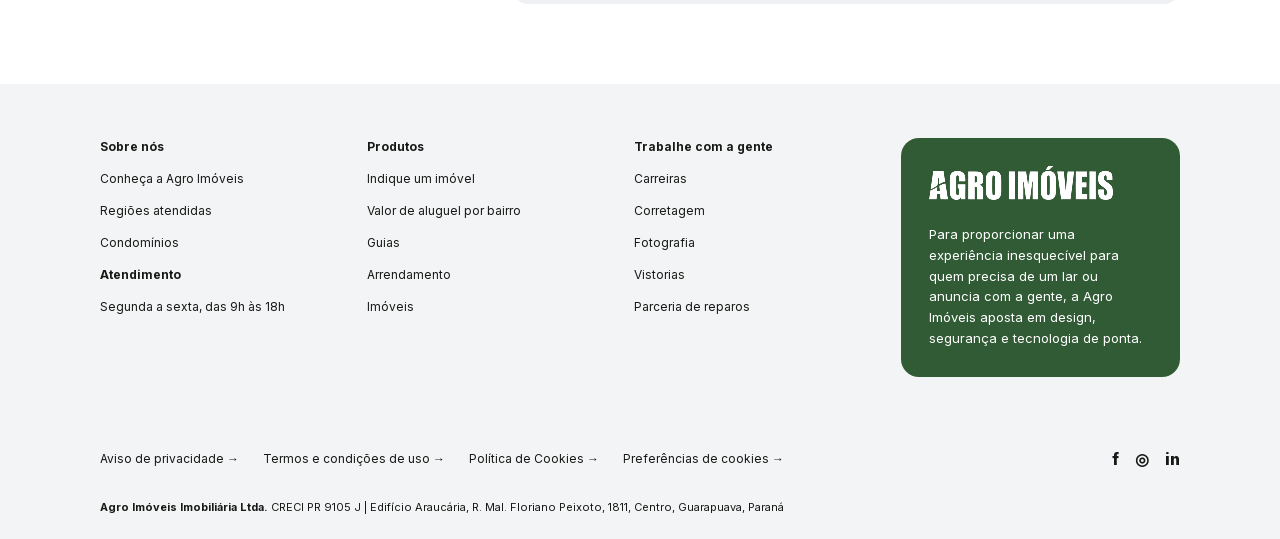
<file: catalogo/index.html>
<!DOCTYPE html><html lang="pt-BR"><head><meta charSet="utf-8"/><meta name="viewport" content="width=device-width, initial-scale=1"/><link rel="preload" as="image" href="/images/logo-agro-imoveis.png"/><link rel="preload" as="image" href="/images/icon-ferradura.png"/><link rel="preload" as="image" href="/images/logo-agro-imoveis-branca.png"/><link rel="stylesheet" href="/assets/index-CTNP4Oi0.css" data-rsc-css-href="/assets/index-CTNP4Oi0.css" data-precedence="vite-rsc/importer-resources"/><link rel="modulepreload" href="/assets/layout-segment-context-M6Tt5PAy.js" crossorigin=""/><link rel="modulepreload" href="/assets/rolldown-runtime-S-ySWqyJ.js" crossorigin=""/><link rel="modulepreload" href="/assets/index-BL026jTK.js" crossorigin=""/><link rel="modulepreload" href="/assets/framework-CXnKph_e.js" crossorigin=""/><link rel="modulepreload" href="/assets/AgroSite-22UKH-K9.js" crossorigin=""/><title>Agro Imóveis | Do campo à cidade</title><meta name="description" content="Imóveis urbanos e rurais em Guarapuava com atendimento direto, avaliação técnica e segurança em cada negociação."/><meta property="og:title" content="Agro Imóveis | Do campo à cidade"/><meta property="og:description" content="Seu próximo investimento em Guarapuava, do campo à cidade."/><meta property="og:type" content="website"/><meta property="og:locale" content="pt_BR"/><meta property="og:image" content="https://immfernanda.github.io/og.png"/><meta property="og:image:width" content="1200"/><meta property="og:image:height" content="630"/><meta property="og:image:alt" content="Agro Imóveis — do campo à cidade"/><meta name="twitter:card" content="summary_large_image"/><meta name="twitter:title" content="Agro Imóveis | Do campo à cidade"/><meta name="twitter:description" content="Seu próximo investimento em Guarapuava, do campo à cidade."/><meta name="twitter:image" content="https://immfernanda.github.io/og.png"/><link rel="shortcut icon" href="https://immfernanda.github.io/favicon.png"/><link rel="icon" href="https://immfernanda.github.io/favicon.png"/><script>self.__VINEXT_RSC_PARAMS__={}</script><script>self.__VINEXT_RSC_NAV__={"pathname":"/catalogo","searchParams":[]}</script><link rel="modulepreload" href="/assets/index-BL026jTK.js" />
<link rel="preload" href="/assets/_vinext_fonts/inter-9df0d028785c/inter-7249155f.woff2" as="font" type="font/woff2" crossorigin />
<link rel="preload" href="/assets/_vinext_fonts/inter-9df0d028785c/inter-e34c5f1b.woff2" as="font" type="font/woff2" crossorigin />
<link rel="preload" href="/assets/_vinext_fonts/inter-9df0d028785c/inter-6e1a6b2b.woff2" as="font" type="font/woff2" crossorigin />
<link rel="preload" href="/assets/_vinext_fonts/inter-9df0d028785c/inter-656bbed6.woff2" as="font" type="font/woff2" crossorigin />
<link rel="preload" href="/assets/_vinext_fonts/inter-9df0d028785c/inter-fc83e075.woff2" as="font" type="font/woff2" crossorigin />
<link rel="preload" href="/assets/_vinext_fonts/inter-9df0d028785c/inter-749a3084.woff2" as="font" type="font/woff2" crossorigin />
<link rel="preload" href="/assets/_vinext_fonts/inter-9df0d028785c/inter-1ab1ad55.woff2" as="font" type="font/woff2" crossorigin />
<link rel="preload" href="/assets/_vinext_fonts/roboto-ab28ffb4f835/roboto-49ca8900.woff2" as="font" type="font/woff2" crossorigin />
<link rel="preload" href="/assets/_vinext_fonts/roboto-ab28ffb4f835/roboto-759898f6.woff2" as="font" type="font/woff2" crossorigin />
<link rel="preload" href="/assets/_vinext_fonts/roboto-ab28ffb4f835/roboto-c16ffb7f.woff2" as="font" type="font/woff2" crossorigin />
<link rel="preload" href="/assets/_vinext_fonts/roboto-ab28ffb4f835/roboto-eaaaa4bc.woff2" as="font" type="font/woff2" crossorigin />
<link rel="preload" href="/assets/_vinext_fonts/roboto-ab28ffb4f835/roboto-5470cb57.woff2" as="font" type="font/woff2" crossorigin />
<link rel="preload" href="/assets/_vinext_fonts/roboto-ab28ffb4f835/roboto-2b8b6c8e.woff2" as="font" type="font/woff2" crossorigin />
<link rel="preload" href="/assets/_vinext_fonts/roboto-ab28ffb4f835/roboto-601769f1.woff2" as="font" type="font/woff2" crossorigin />
<link rel="preload" href="/assets/_vinext_fonts/roboto-ab28ffb4f835/roboto-38013d5a.woff2" as="font" type="font/woff2" crossorigin />
<link rel="preload" href="/assets/_vinext_fonts/roboto-ab28ffb4f835/roboto-d2c1b6aa.woff2" as="font" type="font/woff2" crossorigin />
<style data-vinext-fonts>/* cyrillic-ext */
@font-face {
  font-family: 'Inter';
  font-style: normal;
  font-weight: 100 900;
  font-display: swap;
  src: url(/assets/_vinext_fonts/inter-9df0d028785c/inter-7249155f.woff2) format('woff2');
  unicode-range: U+0460-052F, U+1C80-1C8A, U+20B4, U+2DE0-2DFF, U+A640-A69F, U+FE2E-FE2F;
}
/* cyrillic */
@font-face {
  font-family: 'Inter';
  font-style: normal;
  font-weight: 100 900;
  font-display: swap;
  src: url(/assets/_vinext_fonts/inter-9df0d028785c/inter-e34c5f1b.woff2) format('woff2');
  unicode-range: U+0301, U+0400-045F, U+0490-0491, U+04B0-04B1, U+2116;
}
/* greek-ext */
@font-face {
  font-family: 'Inter';
  font-style: normal;
  font-weight: 100 900;
  font-display: swap;
  src: url(/assets/_vinext_fonts/inter-9df0d028785c/inter-6e1a6b2b.woff2) format('woff2');
  unicode-range: U+1F00-1FFF;
}
/* greek */
@font-face {
  font-family: 'Inter';
  font-style: normal;
  font-weight: 100 900;
  font-display: swap;
  src: url(/assets/_vinext_fonts/inter-9df0d028785c/inter-656bbed6.woff2) format('woff2');
  unicode-range: U+0370-0377, U+037A-037F, U+0384-038A, U+038C, U+038E-03A1, U+03A3-03FF;
}
/* vietnamese */
@font-face {
  font-family: 'Inter';
  font-style: normal;
  font-weight: 100 900;
  font-display: swap;
  src: url(/assets/_vinext_fonts/inter-9df0d028785c/inter-fc83e075.woff2) format('woff2');
  unicode-range: U+0102-0103, U+0110-0111, U+0128-0129, U+0168-0169, U+01A0-01A1, U+01AF-01B0, U+0300-0301, U+0303-0304, U+0308-0309, U+0323, U+0329, U+1EA0-1EF9, U+20AB;
}
/* latin-ext */
@font-face {
  font-family: 'Inter';
  font-style: normal;
  font-weight: 100 900;
  font-display: swap;
  src: url(/assets/_vinext_fonts/inter-9df0d028785c/inter-749a3084.woff2) format('woff2');
  unicode-range: U+0100-02BA, U+02BD-02C5, U+02C7-02CC, U+02CE-02D7, U+02DD-02FF, U+0304, U+0308, U+0329, U+1D00-1DBF, U+1E00-1E9F, U+1EF2-1EFF, U+2020, U+20A0-20AB, U+20AD-20C0, U+2113, U+2C60-2C7F, U+A720-A7FF;
}
/* latin */
@font-face {
  font-family: 'Inter';
  font-style: normal;
  font-weight: 100 900;
  font-display: swap;
  src: url(/assets/_vinext_fonts/inter-9df0d028785c/inter-1ab1ad55.woff2) format('woff2');
  unicode-range: U+0000-00FF, U+0131, U+0152-0153, U+02BB-02BC, U+02C6, U+02DA, U+02DC, U+0304, U+0308, U+0329, U+2000-206F, U+20AC, U+2122, U+2191, U+2193, U+2212, U+2215, U+FEFF, U+FFFD;
}

.__font_inter_0380wzv { font-family: 'Inter', sans-serif; }

.__variable_inter_0380wzv { --font-inter: 'Inter', sans-serif; }

/* cyrillic-ext */
@font-face {
  font-family: 'Roboto';
  font-style: normal;
  font-weight: 400;
  font-stretch: 100%;
  font-display: swap;
  src: url(/assets/_vinext_fonts/roboto-ab28ffb4f835/roboto-49ca8900.woff2) format('woff2');
  unicode-range: U+0460-052F, U+1C80-1C8A, U+20B4, U+2DE0-2DFF, U+A640-A69F, U+FE2E-FE2F;
}
/* cyrillic */
@font-face {
  font-family: 'Roboto';
  font-style: normal;
  font-weight: 400;
  font-stretch: 100%;
  font-display: swap;
  src: url(/assets/_vinext_fonts/roboto-ab28ffb4f835/roboto-759898f6.woff2) format('woff2');
  unicode-range: U+0301, U+0400-045F, U+0490-0491, U+04B0-04B1, U+2116;
}
/* greek-ext */
@font-face {
  font-family: 'Roboto';
  font-style: normal;
  font-weight: 400;
  font-stretch: 100%;
  font-display: swap;
  src: url(/assets/_vinext_fonts/roboto-ab28ffb4f835/roboto-c16ffb7f.woff2) format('woff2');
  unicode-range: U+1F00-1FFF;
}
/* greek */
@font-face {
  font-family: 'Roboto';
  font-style: normal;
  font-weight: 400;
  font-stretch: 100%;
  font-display: swap;
  src: url(/assets/_vinext_fonts/roboto-ab28ffb4f835/roboto-eaaaa4bc.woff2) format('woff2');
  unicode-range: U+0370-0377, U+037A-037F, U+0384-038A, U+038C, U+038E-03A1, U+03A3-03FF;
}
/* math */
@font-face {
  font-family: 'Roboto';
  font-style: normal;
  font-weight: 400;
  font-stretch: 100%;
  font-display: swap;
  src: url(/assets/_vinext_fonts/roboto-ab28ffb4f835/roboto-5470cb57.woff2) format('woff2');
  unicode-range: U+0302-0303, U+0305, U+0307-0308, U+0310, U+0312, U+0315, U+031A, U+0326-0327, U+032C, U+032F-0330, U+0332-0333, U+0338, U+033A, U+0346, U+034D, U+0391-03A1, U+03A3-03A9, U+03B1-03C9, U+03D1, U+03D5-03D6, U+03F0-03F1, U+03F4-03F5, U+2016-2017, U+2034-2038, U+203C, U+2040, U+2043, U+2047, U+2050, U+2057, U+205F, U+2070-2071, U+2074-208E, U+2090-209C, U+20D0-20DC, U+20E1, U+20E5-20EF, U+2100-2112, U+2114-2115, U+2117-2121, U+2123-214F, U+2190, U+2192, U+2194-21AE, U+21B0-21E5, U+21F1-21F2, U+21F4-2211, U+2213-2214, U+2216-22FF, U+2308-230B, U+2310, U+2319, U+231C-2321, U+2336-237A, U+237C, U+2395, U+239B-23B7, U+23D0, U+23DC-23E1, U+2474-2475, U+25AF, U+25B3, U+25B7, U+25BD, U+25C1, U+25CA, U+25CC, U+25FB, U+266D-266F, U+27C0-27FF, U+2900-2AFF, U+2B0E-2B11, U+2B30-2B4C, U+2BFE, U+3030, U+FF5B, U+FF5D, U+1D400-1D7FF, U+1EE00-1EEFF;
}
/* symbols */
@font-face {
  font-family: 'Roboto';
  font-style: normal;
  font-weight: 400;
  font-stretch: 100%;
  font-display: swap;
  src: url(/assets/_vinext_fonts/roboto-ab28ffb4f835/roboto-2b8b6c8e.woff2) format('woff2');
  unicode-range: U+0001-000C, U+000E-001F, U+007F-009F, U+20DD-20E0, U+20E2-20E4, U+2150-218F, U+2190, U+2192, U+2194-2199, U+21AF, U+21E6-21F0, U+21F3, U+2218-2219, U+2299, U+22C4-22C6, U+2300-243F, U+2440-244A, U+2460-24FF, U+25A0-27BF, U+2800-28FF, U+2921-2922, U+2981, U+29BF, U+29EB, U+2B00-2BFF, U+4DC0-4DFF, U+FFF9-FFFB, U+10140-1018E, U+10190-1019C, U+101A0, U+101D0-101FD, U+102E0-102FB, U+10E60-10E7E, U+1D2C0-1D2D3, U+1D2E0-1D37F, U+1F000-1F0FF, U+1F100-1F1AD, U+1F1E6-1F1FF, U+1F30D-1F30F, U+1F315, U+1F31C, U+1F31E, U+1F320-1F32C, U+1F336, U+1F378, U+1F37D, U+1F382, U+1F393-1F39F, U+1F3A7-1F3A8, U+1F3AC-1F3AF, U+1F3C2, U+1F3C4-1F3C6, U+1F3CA-1F3CE, U+1F3D4-1F3E0, U+1F3ED, U+1F3F1-1F3F3, U+1F3F5-1F3F7, U+1F408, U+1F415, U+1F41F, U+1F426, U+1F43F, U+1F441-1F442, U+1F444, U+1F446-1F449, U+1F44C-1F44E, U+1F453, U+1F46A, U+1F47D, U+1F4A3, U+1F4B0, U+1F4B3, U+1F4B9, U+1F4BB, U+1F4BF, U+1F4C8-1F4CB, U+1F4D6, U+1F4DA, U+1F4DF, U+1F4E3-1F4E6, U+1F4EA-1F4ED, U+1F4F7, U+1F4F9-1F4FB, U+1F4FD-1F4FE, U+1F503, U+1F507-1F50B, U+1F50D, U+1F512-1F513, U+1F53E-1F54A, U+1F54F-1F5FA, U+1F610, U+1F650-1F67F, U+1F687, U+1F68D, U+1F691, U+1F694, U+1F698, U+1F6AD, U+1F6B2, U+1F6B9-1F6BA, U+1F6BC, U+1F6C6-1F6CF, U+1F6D3-1F6D7, U+1F6E0-1F6EA, U+1F6F0-1F6F3, U+1F6F7-1F6FC, U+1F700-1F7FF, U+1F800-1F80B, U+1F810-1F847, U+1F850-1F859, U+1F860-1F887, U+1F890-1F8AD, U+1F8B0-1F8BB, U+1F8C0-1F8C1, U+1F900-1F90B, U+1F93B, U+1F946, U+1F984, U+1F996, U+1F9E9, U+1FA00-1FA6F, U+1FA70-1FA7C, U+1FA80-1FA89, U+1FA8F-1FAC6, U+1FACE-1FADC, U+1FADF-1FAE9, U+1FAF0-1FAF8, U+1FB00-1FBFF;
}
/* vietnamese */
@font-face {
  font-family: 'Roboto';
  font-style: normal;
  font-weight: 400;
  font-stretch: 100%;
  font-display: swap;
  src: url(/assets/_vinext_fonts/roboto-ab28ffb4f835/roboto-601769f1.woff2) format('woff2');
  unicode-range: U+0102-0103, U+0110-0111, U+0128-0129, U+0168-0169, U+01A0-01A1, U+01AF-01B0, U+0300-0301, U+0303-0304, U+0308-0309, U+0323, U+0329, U+1EA0-1EF9, U+20AB;
}
/* latin-ext */
@font-face {
  font-family: 'Roboto';
  font-style: normal;
  font-weight: 400;
  font-stretch: 100%;
  font-display: swap;
  src: url(/assets/_vinext_fonts/roboto-ab28ffb4f835/roboto-38013d5a.woff2) format('woff2');
  unicode-range: U+0100-02BA, U+02BD-02C5, U+02C7-02CC, U+02CE-02D7, U+02DD-02FF, U+0304, U+0308, U+0329, U+1D00-1DBF, U+1E00-1E9F, U+1EF2-1EFF, U+2020, U+20A0-20AB, U+20AD-20C0, U+2113, U+2C60-2C7F, U+A720-A7FF;
}
/* latin */
@font-face {
  font-family: 'Roboto';
  font-style: normal;
  font-weight: 400;
  font-stretch: 100%;
  font-display: swap;
  src: url(/assets/_vinext_fonts/roboto-ab28ffb4f835/roboto-d2c1b6aa.woff2) format('woff2');
  unicode-range: U+0000-00FF, U+0131, U+0152-0153, U+02BB-02BC, U+02C6, U+02DA, U+02DC, U+0304, U+0308, U+0329, U+2000-206F, U+20AC, U+2122, U+2191, U+2193, U+2212, U+2215, U+FEFF, U+FFFD;
}
/* cyrillic-ext */
@font-face {
  font-family: 'Roboto';
  font-style: normal;
  font-weight: 700;
  font-stretch: 100%;
  font-display: swap;
  src: url(/assets/_vinext_fonts/roboto-ab28ffb4f835/roboto-49ca8900.woff2) format('woff2');
  unicode-range: U+0460-052F, U+1C80-1C8A, U+20B4, U+2DE0-2DFF, U+A640-A69F, U+FE2E-FE2F;
}
/* cyrillic */
@font-face {
  font-family: 'Roboto';
  font-style: normal;
  font-weight: 700;
  font-stretch: 100%;
  font-display: swap;
  src: url(/assets/_vinext_fonts/roboto-ab28ffb4f835/roboto-759898f6.woff2) format('woff2');
  unicode-range: U+0301, U+0400-045F, U+0490-0491, U+04B0-04B1, U+2116;
}
/* greek-ext */
@font-face {
  font-family: 'Roboto';
  font-style: normal;
  font-weight: 700;
  font-stretch: 100%;
  font-display: swap;
  src: url(/assets/_vinext_fonts/roboto-ab28ffb4f835/roboto-c16ffb7f.woff2) format('woff2');
  unicode-range: U+1F00-1FFF;
}
/* greek */
@font-face {
  font-family: 'Roboto';
  font-style: normal;
  font-weight: 700;
  font-stretch: 100%;
  font-display: swap;
  src: url(/assets/_vinext_fonts/roboto-ab28ffb4f835/roboto-eaaaa4bc.woff2) format('woff2');
  unicode-range: U+0370-0377, U+037A-037F, U+0384-038A, U+038C, U+038E-03A1, U+03A3-03FF;
}
/* math */
@font-face {
  font-family: 'Roboto';
  font-style: normal;
  font-weight: 700;
  font-stretch: 100%;
  font-display: swap;
  src: url(/assets/_vinext_fonts/roboto-ab28ffb4f835/roboto-5470cb57.woff2) format('woff2');
  unicode-range: U+0302-0303, U+0305, U+0307-0308, U+0310, U+0312, U+0315, U+031A, U+0326-0327, U+032C, U+032F-0330, U+0332-0333, U+0338, U+033A, U+0346, U+034D, U+0391-03A1, U+03A3-03A9, U+03B1-03C9, U+03D1, U+03D5-03D6, U+03F0-03F1, U+03F4-03F5, U+2016-2017, U+2034-2038, U+203C, U+2040, U+2043, U+2047, U+2050, U+2057, U+205F, U+2070-2071, U+2074-208E, U+2090-209C, U+20D0-20DC, U+20E1, U+20E5-20EF, U+2100-2112, U+2114-2115, U+2117-2121, U+2123-214F, U+2190, U+2192, U+2194-21AE, U+21B0-21E5, U+21F1-21F2, U+21F4-2211, U+2213-2214, U+2216-22FF, U+2308-230B, U+2310, U+2319, U+231C-2321, U+2336-237A, U+237C, U+2395, U+239B-23B7, U+23D0, U+23DC-23E1, U+2474-2475, U+25AF, U+25B3, U+25B7, U+25BD, U+25C1, U+25CA, U+25CC, U+25FB, U+266D-266F, U+27C0-27FF, U+2900-2AFF, U+2B0E-2B11, U+2B30-2B4C, U+2BFE, U+3030, U+FF5B, U+FF5D, U+1D400-1D7FF, U+1EE00-1EEFF;
}
/* symbols */
@font-face {
  font-family: 'Roboto';
  font-style: normal;
  font-weight: 700;
  font-stretch: 100%;
  font-display: swap;
  src: url(/assets/_vinext_fonts/roboto-ab28ffb4f835/roboto-2b8b6c8e.woff2) format('woff2');
  unicode-range: U+0001-000C, U+000E-001F, U+007F-009F, U+20DD-20E0, U+20E2-20E4, U+2150-218F, U+2190, U+2192, U+2194-2199, U+21AF, U+21E6-21F0, U+21F3, U+2218-2219, U+2299, U+22C4-22C6, U+2300-243F, U+2440-244A, U+2460-24FF, U+25A0-27BF, U+2800-28FF, U+2921-2922, U+2981, U+29BF, U+29EB, U+2B00-2BFF, U+4DC0-4DFF, U+FFF9-FFFB, U+10140-1018E, U+10190-1019C, U+101A0, U+101D0-101FD, U+102E0-102FB, U+10E60-10E7E, U+1D2C0-1D2D3, U+1D2E0-1D37F, U+1F000-1F0FF, U+1F100-1F1AD, U+1F1E6-1F1FF, U+1F30D-1F30F, U+1F315, U+1F31C, U+1F31E, U+1F320-1F32C, U+1F336, U+1F378, U+1F37D, U+1F382, U+1F393-1F39F, U+1F3A7-1F3A8, U+1F3AC-1F3AF, U+1F3C2, U+1F3C4-1F3C6, U+1F3CA-1F3CE, U+1F3D4-1F3E0, U+1F3ED, U+1F3F1-1F3F3, U+1F3F5-1F3F7, U+1F408, U+1F415, U+1F41F, U+1F426, U+1F43F, U+1F441-1F442, U+1F444, U+1F446-1F449, U+1F44C-1F44E, U+1F453, U+1F46A, U+1F47D, U+1F4A3, U+1F4B0, U+1F4B3, U+1F4B9, U+1F4BB, U+1F4BF, U+1F4C8-1F4CB, U+1F4D6, U+1F4DA, U+1F4DF, U+1F4E3-1F4E6, U+1F4EA-1F4ED, U+1F4F7, U+1F4F9-1F4FB, U+1F4FD-1F4FE, U+1F503, U+1F507-1F50B, U+1F50D, U+1F512-1F513, U+1F53E-1F54A, U+1F54F-1F5FA, U+1F610, U+1F650-1F67F, U+1F687, U+1F68D, U+1F691, U+1F694, U+1F698, U+1F6AD, U+1F6B2, U+1F6B9-1F6BA, U+1F6BC, U+1F6C6-1F6CF, U+1F6D3-1F6D7, U+1F6E0-1F6EA, U+1F6F0-1F6F3, U+1F6F7-1F6FC, U+1F700-1F7FF, U+1F800-1F80B, U+1F810-1F847, U+1F850-1F859, U+1F860-1F887, U+1F890-1F8AD, U+1F8B0-1F8BB, U+1F8C0-1F8C1, U+1F900-1F90B, U+1F93B, U+1F946, U+1F984, U+1F996, U+1F9E9, U+1FA00-1FA6F, U+1FA70-1FA7C, U+1FA80-1FA89, U+1FA8F-1FAC6, U+1FACE-1FADC, U+1FADF-1FAE9, U+1FAF0-1FAF8, U+1FB00-1FBFF;
}
/* vietnamese */
@font-face {
  font-family: 'Roboto';
  font-style: normal;
  font-weight: 700;
  font-stretch: 100%;
  font-display: swap;
  src: url(/assets/_vinext_fonts/roboto-ab28ffb4f835/roboto-601769f1.woff2) format('woff2');
  unicode-range: U+0102-0103, U+0110-0111, U+0128-0129, U+0168-0169, U+01A0-01A1, U+01AF-01B0, U+0300-0301, U+0303-0304, U+0308-0309, U+0323, U+0329, U+1EA0-1EF9, U+20AB;
}
/* latin-ext */
@font-face {
  font-family: 'Roboto';
  font-style: normal;
  font-weight: 700;
  font-stretch: 100%;
  font-display: swap;
  src: url(/assets/_vinext_fonts/roboto-ab28ffb4f835/roboto-38013d5a.woff2) format('woff2');
  unicode-range: U+0100-02BA, U+02BD-02C5, U+02C7-02CC, U+02CE-02D7, U+02DD-02FF, U+0304, U+0308, U+0329, U+1D00-1DBF, U+1E00-1E9F, U+1EF2-1EFF, U+2020, U+20A0-20AB, U+20AD-20C0, U+2113, U+2C60-2C7F, U+A720-A7FF;
}
/* latin */
@font-face {
  font-family: 'Roboto';
  font-style: normal;
  font-weight: 700;
  font-stretch: 100%;
  font-display: swap;
  src: url(/assets/_vinext_fonts/roboto-ab28ffb4f835/roboto-d2c1b6aa.woff2) format('woff2');
  unicode-range: U+0000-00FF, U+0131, U+0152-0153, U+02BB-02BC, U+02C6, U+02DA, U+02DC, U+0304, U+0308, U+0329, U+2000-206F, U+20AC, U+2122, U+2191, U+2193, U+2212, U+2215, U+FEFF, U+FFFD;
}

.__font_roboto_1fiw7n3 { font-family: 'Roboto', sans-serif; }

.__variable_roboto_1fiw7n3 { --font-roboto: 'Roboto', sans-serif; }
</style>
</head><body class="__variable_inter_0380wzv __variable_roboto_1fiw7n3"><header class="site-header"><div class="header-inner"><a class="brand" href="/" aria-label="Agro Imóveis - página inicial"><img src="/images/logo-agro-imoveis.png" alt="Agro Imóveis — do campo à cidade"/></a><button class="menu-toggle" type="button" aria-expanded="false" aria-label="Abrir menu">☰</button><nav class="nav" aria-label="Navegação principal"><a href="/catalogo?transacao=Alugar">Alugar</a><a href="/catalogo?transacao=Comprar">Comprar</a><button type="button">Anunciar</button><a href="/sobre">Sobre nós</a><a href="/sobre#contato">Contato</a><button class="rent-button" type="button"><img class="horseshoe-icon" src="/images/icon-ferradura.png" alt="" aria-hidden="true"/>Arrendamento</button></nav></div></header><main><div class="catalog-page catalog-page-width"><div class="catalog-shell"><aside class="filters" aria-label="Filtros do catálogo"><div class="catalog-tabs"><button class="">Comprar</button><button class="active">Alugar</button></div><div class="filter-scroll-content"><fieldset class="check-field"><legend>Tipo de região</legend><label class="filter-check"><input type="radio" name="zone"/><span class="filter-checkmark" aria-hidden="true"></span><span>Urbana</span></label><label class="filter-check"><input type="radio" name="zone"/><span class="filter-checkmark" aria-hidden="true"></span><span>Rural</span></label></fieldset><button class="filter-all-row" type="button">Todos os tipos de imóveis <svg xmlns="http://www.w3.org/2000/svg" width="24" height="24" viewBox="0 0 24 24" fill="none" stroke="currentColor" stroke-width="2" stroke-linecap="round" stroke-linejoin="round" class="lucide lucide-chevron-right" aria-hidden="true"><path d="m9 18 6-6-6-6"></path></svg></button><fieldset class="check-field property-check-field"><legend>Tipo de imóvel</legend><label class="filter-check "><input type="checkbox"/><span class="filter-checkmark" aria-hidden="true"></span><span>Apartamento</span></label><label class="filter-check "><input type="checkbox"/><span class="filter-checkmark" aria-hidden="true"></span><span>Casa</span></label><label class="filter-check "><input type="checkbox"/><span class="filter-checkmark" aria-hidden="true"></span><span>Fazenda</span></label><label class="filter-check "><input type="checkbox"/><span class="filter-checkmark" aria-hidden="true"></span><span>Sítio</span></label><label class="filter-check "><input type="checkbox"/><span class="filter-checkmark" aria-hidden="true"></span><span>Chácara</span></label><label class="filter-check "><input type="checkbox"/><span class="filter-checkmark" aria-hidden="true"></span><span>Terreno</span></label></fieldset><button class="filter-all-row" type="button">Todos os tipos de imóveis <svg xmlns="http://www.w3.org/2000/svg" width="24" height="24" viewBox="0 0 24 24" fill="none" stroke="currentColor" stroke-width="2" stroke-linecap="round" stroke-linejoin="round" class="lucide lucide-chevron-right" aria-hidden="true"><path d="m9 18 6-6-6-6"></path></svg></button><div class="filter-divider"></div><div class="quantity-filters"><fieldset class="pill-field"><legend>Quartos</legend><button class="" type="button">1<!-- -->+</button><button class="" type="button">2<!-- -->+</button><button class="" type="button">3<!-- -->+</button><button class="" type="button">4<!-- -->+</button></fieldset><fieldset class="pill-field"><legend>Banheiros</legend><button class="" type="button">1<!-- -->+</button><button class="" type="button">2<!-- -->+</button><button class="" type="button">3<!-- -->+</button><button class="" type="button">4<!-- -->+</button></fieldset><fieldset class="pill-field"><legend>Vagas</legend><button class="" type="button">1<!-- -->+</button><button class="" type="button">2<!-- -->+</button><button class="" type="button">3<!-- -->+</button><button class="" type="button">4<!-- -->+</button></fieldset></div><div class="filter-divider"></div><div class="price-section"><span class="price-title">Preço</span><div class="price-fields"><label>Mínimo<span class="price-input"><b>R$</b><input aria-label="Preço mínimo" inputMode="numeric" placeholder="0" value=""/></span></label><label>Máximo<span class="price-input"><b>R$</b><input aria-label="Preço máximo" inputMode="numeric" placeholder="0" value=""/></span></label></div><label class="condo-switch"><input type="checkbox"/><span aria-hidden="true"></span><b>Incluir preço do condomínio</b></label></div></div><div class="filter-actions"><button type="button">Limpar</button><button class="filter-search-button" type="button">Buscar imóveis</button></div></aside><section class="catalog-results"><div class="catalog-toolbar"><label class="catalog-search"><svg xmlns="http://www.w3.org/2000/svg" width="24" height="24" viewBox="0 0 24 24" fill="none" stroke="currentColor" stroke-width="2" stroke-linecap="round" stroke-linejoin="round" class="lucide lucide-search" aria-hidden="true"><circle cx="11" cy="11" r="8"></circle><path d="m21 21-4.3-4.3"></path></svg><input type="search" placeholder="Busque por bairro ou palavra-chave" value=""/></label><button class="catalog-alert-button" type="button"><svg xmlns="http://www.w3.org/2000/svg" width="24" height="24" viewBox="0 0 24 24" fill="none" stroke="currentColor" stroke-width="2" stroke-linecap="round" stroke-linejoin="round" class="lucide lucide-bell" aria-hidden="true"><path d="M10.268 21a2 2 0 0 0 3.464 0"></path><path d="M3.262 15.326A1 1 0 0 0 4 17h16a1 1 0 0 0 .74-1.673C19.41 13.956 18 12.499 18 8A6 6 0 0 0 6 8c0 4.499-1.411 5.956-2.738 7.326"></path></svg>Criar alerta</button></div><div class="results-heading"><span class="result-count">56<!-- --> <!-- -->Resultados<!-- --> para sua busca</span><div class="sort-control"><button class="sort-trigger" type="button" aria-expanded="false"><svg xmlns="http://www.w3.org/2000/svg" width="24" height="24" viewBox="0 0 24 24" fill="none" stroke="currentColor" stroke-width="2" stroke-linecap="round" stroke-linejoin="round" class="lucide lucide-arrow-up-down" aria-hidden="true"><path d="m21 16-4 4-4-4"></path><path d="M17 20V4"></path><path d="m3 8 4-4 4 4"></path><path d="M7 4v16"></path></svg><span>Ordenar por</span><strong>Mais recentes</strong><svg xmlns="http://www.w3.org/2000/svg" width="24" height="24" viewBox="0 0 24 24" fill="none" stroke="currentColor" stroke-width="2" stroke-linecap="round" stroke-linejoin="round" class="lucide lucide-chevron-down" aria-hidden="true"><path d="m6 9 6 6 6-6"></path></svg></button></div></div><div class="listing-grid"><a class="listing-card" href="/imovel/agro-015"><div class="card-image catalog-card-image" style="background-color:#c8d6b9"><span>Anúncio novo</span></div><p>Apartamento perto de tudo</p><h3>R$ 1.750<!-- --> <small>aluguel</small></h3><em>R$ 2.140<!-- --> total</em><strong>58 m²<!-- --> · <!-- -->2<!-- --> <!-- -->quartos</strong><span>Alto da XV<!-- -->, Guarapuava - PR</span></a><a class="listing-card" href="/imovel/agro-012"><div class="card-image catalog-card-image" style="background-color:#c8d3dc"><span>Anúncio novo</span></div><p>Chácara acolhedora em Três Capões</p><h3>R$ 3.900<!-- --> <small>aluguel</small></h3><em>R$ 3.900<!-- --> total</em><strong>1,8 ha<!-- --> · <!-- -->2<!-- --> <!-- -->quartos</strong><span>Três Capões<!-- -->, Guarapuava - PR</span></a><a class="listing-card" href="/imovel/agro-010"><div class="card-image catalog-card-image" style="background-color:#d9c2b3"><span>Anúncio novo</span></div><p>Sítio para cultivo em Mandaçaia</p><h3>R$ 6.800<!-- --> <small>aluguel</small></h3><em>R$ 6.800<!-- --> total</em><strong>18 ha<!-- --> · <!-- -->2<!-- --> <!-- -->quartos</strong><span>Mandaçaia<!-- -->, Guarapuava - PR</span></a><a class="listing-card" href="/imovel/agro-008"><div class="card-image catalog-card-image" style="background-color:#c5c9ba"><span>Anúncio novo</span></div><p>Fazenda pronta para arrendamento</p><h3>R$ 32.000<!-- --> <small>aluguel</small></h3><em>R$ 32.000<!-- --> total</em><strong>145 ha<!-- --> · <!-- -->3<!-- --> <!-- -->quartos</strong><span>Palmeirinha<!-- -->, Guarapuava - PR</span></a><a class="listing-card" href="/imovel/agro-006"><div class="card-image catalog-card-image" style="background-color:#d7c9a9"><span>Anúncio novo</span></div><p>Apartamento moderno no Trianon</p><h3>R$ 2.350<!-- --> <small>aluguel</small></h3><em>R$ 2.790<!-- --> total</em><strong>78 m²<!-- --> · <!-- -->2<!-- --> <!-- -->quartos</strong><span>Trianon<!-- -->, Guarapuava - PR</span></a><a class="listing-card" href="/imovel/agro-004"><div class="card-image catalog-card-image" style="background-color:#b9cfd0"><span>Anúncio novo</span></div><p>Casa prática na Vila Carli</p><h3>R$ 2.800<!-- --> <small>aluguel</small></h3><em>R$ 3.170<!-- --> total</em><strong>124 m²<!-- --> · <!-- -->3<!-- --> <!-- -->quartos</strong><span>Vila Carli<!-- -->, Guarapuava - PR</span></a><a class="listing-card" href="/imovel/agro-001"><div class="card-image catalog-card-image" style="background-color:#d5bec9"><span>Anúncio novo</span></div><p>Apartamento mobiliado no Centro</p><h3>R$ 2.000<!-- --> <small>aluguel</small></h3><em>R$ 2.497<!-- --> total</em><strong>63 m²<!-- --> · <!-- -->1<!-- --> <!-- -->quarto</strong><span>Centro<!-- -->, Guarapuava - PR</span></a><a class="listing-card" href="/imovel/agro-015"><div class="card-image catalog-card-image" style="background-color:#c7c2dd"><span>Anúncio novo</span></div><p>Apartamento perto de tudo</p><h3>R$ 1.750<!-- --> <small>aluguel</small></h3><em>R$ 2.140<!-- --> total</em><strong>58 m²<!-- --> · <!-- -->2<!-- --> <!-- -->quartos</strong><span>Alto da XV<!-- -->, Guarapuava - PR</span></a><a class="listing-card" href="/imovel/agro-012"><div class="card-image catalog-card-image" style="background-color:#c4d0bc"><span>Anúncio novo</span></div><p>Chácara acolhedora em Três Capões</p><h3>R$ 3.900<!-- --> <small>aluguel</small></h3><em>R$ 3.900<!-- --> total</em><strong>1,8 ha<!-- --> · <!-- -->2<!-- --> <!-- -->quartos</strong><span>Três Capões<!-- -->, Guarapuava - PR</span></a><a class="listing-card" href="/imovel/agro-010"><div class="card-image catalog-card-image" style="background-color:#d8c7bb"><span>Anúncio novo</span></div><p>Sítio para cultivo em Mandaçaia</p><h3>R$ 6.800<!-- --> <small>aluguel</small></h3><em>R$ 6.800<!-- --> total</em><strong>18 ha<!-- --> · <!-- -->2<!-- --> <!-- -->quartos</strong><span>Mandaçaia<!-- -->, Guarapuava - PR</span></a><a class="listing-card" href="/imovel/agro-008"><div class="card-image catalog-card-image" style="background-color:#bfc9d8"><span>Anúncio novo</span></div><p>Fazenda pronta para arrendamento</p><h3>R$ 32.000<!-- --> <small>aluguel</small></h3><em>R$ 32.000<!-- --> total</em><strong>145 ha<!-- --> · <!-- -->3<!-- --> <!-- -->quartos</strong><span>Palmeirinha<!-- -->, Guarapuava - PR</span></a><a class="listing-card" href="/imovel/agro-006"><div class="card-image catalog-card-image" style="background-color:#d3d0b6"><span>Anúncio novo</span></div><p>Apartamento moderno no Trianon</p><h3>R$ 2.350<!-- --> <small>aluguel</small></h3><em>R$ 2.790<!-- --> total</em><strong>78 m²<!-- --> · <!-- -->2<!-- --> <!-- -->quartos</strong><span>Trianon<!-- -->, Guarapuava - PR</span></a></div><nav class="catalog-pagination" aria-label="Navegação entre páginas de resultados"><button class="pagination-arrow" type="button" disabled="" aria-label="Página anterior"><svg xmlns="http://www.w3.org/2000/svg" width="24" height="24" viewBox="0 0 24 24" fill="none" stroke="currentColor" stroke-width="2" stroke-linecap="round" stroke-linejoin="round" class="lucide lucide-chevron-left" aria-hidden="true"><path d="m15 18-6-6 6-6"></path></svg></button><button class="active" type="button" aria-current="page">1</button><button class="" type="button">2</button><button class="" type="button">3</button><button class="" type="button">4</button><button class="" type="button">5</button><button class="pagination-arrow" type="button" aria-label="Próxima página"><svg xmlns="http://www.w3.org/2000/svg" width="24" height="24" viewBox="0 0 24 24" fill="none" stroke="currentColor" stroke-width="2" stroke-linecap="round" stroke-linejoin="round" class="lucide lucide-chevron-right" aria-hidden="true"><path d="m9 18 6-6-6-6"></path></svg></button></nav></section></div><div class="catalog-secondary"><section class="expanded-search" aria-labelledby="expanded-search-title"><h2 id="expanded-search-title">Expanda sua busca</h2><div class="expanded-search-grid listing-grid"><a class="listing-card" href="/imovel/agro-001"><div class="card-image catalog-card-image" style="background-color:#c8d6b9"><span>Anúncio novo</span></div><p>Apartamento mobiliado no Centro</p><h3>R$ 2.000<!-- --> <small>aluguel</small></h3><em>R$ 2.497<!-- --> total</em><strong>63 m²<!-- --> · <!-- -->1<!-- --> <!-- -->quarto</strong><span>Centro<!-- -->, Guarapuava - PR</span></a><a class="listing-card" href="/imovel/agro-004"><div class="card-image catalog-card-image" style="background-color:#c8d3dc"><span>Anúncio novo</span></div><p>Casa prática na Vila Carli</p><h3>R$ 2.800<!-- --> <small>aluguel</small></h3><em>R$ 3.170<!-- --> total</em><strong>124 m²<!-- --> · <!-- -->3<!-- --> <!-- -->quartos</strong><span>Vila Carli<!-- -->, Guarapuava - PR</span></a><a class="listing-card" href="/imovel/agro-006"><div class="card-image catalog-card-image" style="background-color:#d9c2b3"><span>Anúncio novo</span></div><p>Apartamento moderno no Trianon</p><h3>R$ 2.350<!-- --> <small>aluguel</small></h3><em>R$ 2.790<!-- --> total</em><strong>78 m²<!-- --> · <!-- -->2<!-- --> <!-- -->quartos</strong><span>Trianon<!-- -->, Guarapuava - PR</span></a></div><div class="expanded-search-controls"><button type="button" aria-label="Ver recomendações anteriores"><svg xmlns="http://www.w3.org/2000/svg" width="24" height="24" viewBox="0 0 24 24" fill="none" stroke="currentColor" stroke-width="2" stroke-linecap="round" stroke-linejoin="round" class="lucide lucide-chevron-left" aria-hidden="true"><path d="m15 18-6-6 6-6"></path></svg></button><button type="button" aria-label="Ver próximas recomendações"><svg xmlns="http://www.w3.org/2000/svg" width="24" height="24" viewBox="0 0 24 24" fill="none" stroke="currentColor" stroke-width="2" stroke-linecap="round" stroke-linejoin="round" class="lucide lucide-chevron-right" aria-hidden="true"><path d="m9 18 6-6-6-6"></path></svg></button></div></section><section class="city-insights" aria-labelledby="city-insights-title"><h2 id="city-insights-title">Conheça mais sobre Guaratuba</h2><div class="city-overview"><article><span><svg xmlns="http://www.w3.org/2000/svg" width="24" height="24" viewBox="0 0 24 24" fill="none" stroke="currentColor" stroke-width="2" stroke-linecap="round" stroke-linejoin="round" class="lucide lucide-bus-front" aria-hidden="true"><path d="M4 6 2 7"></path><path d="M10 6h4"></path><path d="m22 7-2-1"></path><rect width="16" height="16" x="4" y="3" rx="2"></rect><path d="M4 11h16"></path><path d="M8 15h.01"></path><path d="M16 15h.01"></path><path d="M6 19v2"></path><path d="M18 21v-2"></path></svg></span><div><h3>Mobilidade</h3><p>Sistema integrado de transporte com BRT, ciclovias extensas e malha viária bem estruturada.</p></div></article><article><span><svg xmlns="http://www.w3.org/2000/svg" width="24" height="24" viewBox="0 0 24 24" fill="none" stroke="currentColor" stroke-width="2" stroke-linecap="round" stroke-linejoin="round" class="lucide lucide-shield-check" aria-hidden="true"><path d="M20 13c0 5-3.5 7.5-7.66 8.95a1 1 0 0 1-.67-.01C7.5 20.5 4 18 4 13V6a1 1 0 0 1 1-1c2 0 4.5-1.2 6.24-2.72a1.17 1.17 0 0 1 1.52 0C14.51 3.81 17 5 19 5a1 1 0 0 1 1 1z"></path><path d="m9 12 2 2 4-4"></path></svg></span><div><h3>Segurança</h3><p>Conta com policiamento ostensivo, câmeras de monitoramento e programas de segurança comunitária.</p></div></article><article><span><svg xmlns="http://www.w3.org/2000/svg" width="24" height="24" viewBox="0 0 24 24" fill="none" stroke="currentColor" stroke-width="2" stroke-linecap="round" stroke-linejoin="round" class="lucide lucide-store" aria-hidden="true"><path d="m2 7 4.41-4.41A2 2 0 0 1 7.83 2h8.34a2 2 0 0 1 1.42.59L22 7"></path><path d="M4 12v8a2 2 0 0 0 2 2h12a2 2 0 0 0 2-2v-8"></path><path d="M15 22v-4a2 2 0 0 0-2-2h-2a2 2 0 0 0-2 2v4"></path><path d="M2 7h20"></path><path d="M22 7v3a2 2 0 0 1-2 2a2.7 2.7 0 0 1-1.59-.63.7.7 0 0 0-.82 0A2.7 2.7 0 0 1 16 12a2.7 2.7 0 0 1-1.59-.63.7.7 0 0 0-.82 0A2.7 2.7 0 0 1 12 12a2.7 2.7 0 0 1-1.59-.63.7.7 0 0 0-.82 0A2.7 2.7 0 0 1 8 12a2.7 2.7 0 0 1-1.59-.63.7.7 0 0 0-.82 0A2.7 2.7 0 0 1 4 12a2 2 0 0 1-2-2V7"></path></svg></span><div><h3>Infraestrutura</h3><p>Infraestrutura completa com hospitais de referência, universidades renomadas e serviços públicos.</p></div></article><article><span><svg xmlns="http://www.w3.org/2000/svg" width="24" height="24" viewBox="0 0 24 24" fill="none" stroke="currentColor" stroke-width="2" stroke-linecap="round" stroke-linejoin="round" class="lucide lucide-person-standing" aria-hidden="true"><circle cx="12" cy="5" r="1"></circle><path d="m9 20 3-6 3 6"></path><path d="m6 8 6 2 6-2"></path><path d="M12 10v4"></path></svg></span><div><h3>Estilo de vida</h3><p>Cidade com rica agenda cultural, parques urbanos, gastronomia diversificada e clima temperado.</p></div></article></div><div class="city-metrics"><article><svg xmlns="http://www.w3.org/2000/svg" width="24" height="24" viewBox="0 0 24 24" fill="none" stroke="currentColor" stroke-width="2" stroke-linecap="round" stroke-linejoin="round" class="lucide lucide-circle-dollar-sign" aria-hidden="true"><circle cx="12" cy="12" r="10"></circle><path d="M16 8h-6a2 2 0 1 0 0 4h4a2 2 0 1 1 0 4H8"></path><path d="M12 18V6"></path></svg><p><small>R$</small><strong>2,9 mil</strong><span>/Mês</span></p><span>Valor médio do aluguel de apartamento em Guaratuba</span></article><article><svg xmlns="http://www.w3.org/2000/svg" width="24" height="24" viewBox="0 0 24 24" fill="none" stroke="currentColor" stroke-width="2" stroke-linecap="round" stroke-linejoin="round" class="lucide lucide-ruler" aria-hidden="true"><path d="M21.3 15.3a2.4 2.4 0 0 1 0 3.4l-2.6 2.6a2.4 2.4 0 0 1-3.4 0L2.7 8.7a2.41 2.41 0 0 1 0-3.4l2.6-2.6a2.41 2.41 0 0 1 3.4 0Z"></path><path d="m14.5 12.5 2-2"></path><path d="m11.5 9.5 2-2"></path><path d="m8.5 6.5 2-2"></path><path d="m17.5 15.5 2-2"></path></svg><p><strong>137 m²</strong></p><span>Área média de apartamento em Guaratuba</span></article><article><svg xmlns="http://www.w3.org/2000/svg" width="24" height="24" viewBox="0 0 24 24" fill="none" stroke="currentColor" stroke-width="2" stroke-linecap="round" stroke-linejoin="round" class="lucide lucide-circle-dollar-sign" aria-hidden="true"><circle cx="12" cy="12" r="10"></circle><path d="M16 8h-6a2 2 0 1 0 0 4h4a2 2 0 1 1 0 4H8"></path><path d="M12 18V6"></path></svg><p><small>R$</small><strong>53</strong><span>/m²</span></p><span>Valor médio por m² de apartamento em Guaratuba</span></article></div></section></div></div></main><footer class="site-footer"><div class="footer-grid"><div><strong>Sobre nós</strong><a href="/sobre">Conheça a Agro Imóveis</a><a href="/sobre">Regiões atendidas</a><a href="/catalogo">Condomínios</a><b>Atendimento</b><span>Segunda a sexta, das 9h às 18h</span></div><div><strong>Produtos</strong><button type="button">Indique um imóvel</button><a href="/catalogo?transacao=Alugar">Valor de aluguel por bairro</a><a href="/catalogo">Guias</a><button type="button">Arrendamento</button><a href="/catalogo">Imóveis</a></div><div><strong>Trabalhe com a gente</strong><a href="/sobre#contato">Carreiras</a><a href="/sobre#contato">Corretagem</a><a href="/sobre#contato">Fotografia</a><a href="/sobre#contato">Vistorias</a><a href="/sobre#contato">Parceria de reparos</a></div><div class="footer-card"><img class="footer-logo" src="/images/logo-agro-imoveis-branca.png" alt="Agro Imóveis"/><p>Para proporcionar uma experiência inesquecível para quem precisa de um lar ou anuncia com a gente, a Agro Imóveis aposta em design, segurança e tecnologia de ponta.</p></div></div><div class="footer-bottom"><div class="legal-links"><a href="/aviso-de-privacidade">Aviso de privacidade →</a><a href="/termos-e-condicoes">Termos e condições de uso →</a><a href="/politica-de-cookies">Política de Cookies →</a><a href="/preferencias-de-cookies">Preferências de cookies →</a></div><div class="socials" aria-label="Redes sociais"><span>f</span><span>◎</span><span>in</span></div></div><p class="company-line"><strong>Agro Imóveis Imobiliária Ltda.</strong> CRECI PR 9105 J | Edifício Araucária, R. Mal. Floriano Peixoto, 1811, Centro, Guarapuava, Paraná</p></footer><script id="_R_">import("/assets/index-BL026jTK.js")</script></body></html><script>self.__VINEXT_RSC_CHUNKS__=self.__VINEXT_RSC_CHUNKS__||[];self.__VINEXT_RSC_CHUNKS__.push("2:I[\"8c0f216c4604\",[],\"Children\",1]\n3:I[\"15c18cfaeeff\",[],\"LayoutSegmentProvider\",1]\n4:I[\"8c0f216c4604\",[],\"Slot\",1]\n5:I[\"593f344dc510\",[],\"RedirectBoundary\",1]\n:HL[\"/assets/index-CTNP4Oi0.css\",\"style\"]\n")</script><script>self.__VINEXT_RSC_CHUNKS__=self.__VINEXT_RSC_CHUNKS__||[];self.__VINEXT_RSC_CHUNKS__.push("0:{\"__route\":\"route:/catalogo\",\"__interceptionContext\":null,\"__layoutIds\":[\"layout:/\"],\"__rootLayout\":\"/\",\"page:/catalogo\":\"$L1\",\"layout:/\":[[[[\"$\",\"link\",\"css:/assets/index-CTNP4Oi0.css\",{\"rel\":\"stylesheet\",\"precedence\":\"vite-rsc/importer-resources\",\"href\":\"/assets/index-CTNP4Oi0.css\",\"data-rsc-css-href\":\"/assets/index-CTNP4Oi0.css\"}],\"$undefined\"],[\"$\",\"html\",null,{\"lang\":\"pt-BR\",\"children\":[\"$\",\"body\",null,{\"className\":\"__variable_inter_0380wzv __variable_roboto_1fiw7n3\",\"children\":[\"$\",\"$L2\",null,{}]}]}]],null],\"route:/catalogo\":[[[\"$\",\"meta\",null,{\"charSet\":\"utf-8\"}],[[\"$\",\"title\",\"0\",{\"children\":\"Agro Imóveis | Do campo à cidade\"}],[\"$\",\"meta\",\"1\",{\"name\":\"description\",\"content\":\"Imóveis urbanos e rurais em Guarapuava com atendimento direto, avaliação técnica e segurança em cada negociação.\"}],[\"$\",\"meta\",\"2\",{\"property\":\"og:title\",\"content\":\"Agro Imóveis | Do campo à cidade\"}],[\"$\",\"meta\",\"3\",{\"property\":\"og:description\",\"content\":\"Seu próximo investimento em Guarapuava, do campo à cidade.\"}],[\"$\",\"meta\",\"4\",{\"property\":\"og:type\",\"content\":\"website\"}],[\"$\",\"meta\",\"5\",{\"property\":\"og:locale\",\"content\":\"pt_BR\"}],[\"$\",\"meta\",\"6\",{\"property\":\"og:image\",\"content\":\"https://immfernanda.github.io/og.png\"}],[\"$\",\"meta\",\"7\",{\"property\":\"og:image:width\",\"content\":\"1200\"}],[\"$\",\"meta\",\"8\",{\"property\":\"og:image:height\",\"content\":\"630\"}],[\"$\",\"meta\",\"9\",{\"property\":\"og:image:alt\",\"content\":\"Agro Imóveis — do campo à cidade\"}],[\"$\",\"meta\",\"10\",{\"name\":\"twitter:card\",\"content\":\"summary_large_image\"}],[\"$\",\"meta\",\"11\",{\"name\":\"twitter:title\",\"content\":\"Agro Imóveis | Do campo à cidade\"}],[\"$\",\"meta\",\"12\",{\"name\":\"twitter:description\",\"content\":\"Seu próximo investimento em Guarapuava, do campo à cidade.\"}],[\"$\",\"meta\",\"13\",{\"name\":\"twitter:image\",\"content\":\"https://immfernanda.github.io/og.png\"}],[\"$\",\"link\",\"14\",{\"rel\":\"shortcut icon\",\"href\":\"https://immfernanda.github.io/favicon.png\"}],[\"$\",\"link\",\"15\",{\"rel\":\"icon\",\"href\":\"https://immfernanda.github.io/favicon.png\"}]],[[\"$\",\"meta\",\"0\",{\"name\":\"viewport\",\"content\":\"width=device-width, initial-scale=1\"}]]],[\"$\",\"$L3\",null,{\"segmentMap\":{\"children\":[\"catalogo\"]},\"children\":[\"$\",\"$L4\",null,{\"id\":\"layout:/\",\"parallelSlots\":\"$undefined\",\"children\":[\"$\",\"$L5\",null,{\"children\":[\"$\",\"$L3\",null,{\"segmentMap\":{\"children\":[]},\"children\":[\"$\",\"$L4\",null,{\"id\":\"page:/catalogo\"}]}]}]}]}]],\"__layoutFlags\":{\"layout:/\":\"s\"},\"__artifactCompatibility\":{\"schemaVersion\":1,\"graphVersion\":\"app-route-graph:1kl7piybyd730\",\"deploymentVersion\":\"6cd721f0-b1c2-4c55-9834-f9baa3b07d9f\",\"appElementsSchemaVersion\":1,\"rscPayloadSchemaVersion\":1,\"rootBoundaryId\":\"/\",\"renderEpoch\":null}}\n6:I[\"c9f7ae83453f\",[],\"default\",1]\n1:[\"$\",\"$L6\",null,{\"page\":\"catalog\"}]\n")</script><script>self.__VINEXT_RSC_DONE__=true</script>
</file>
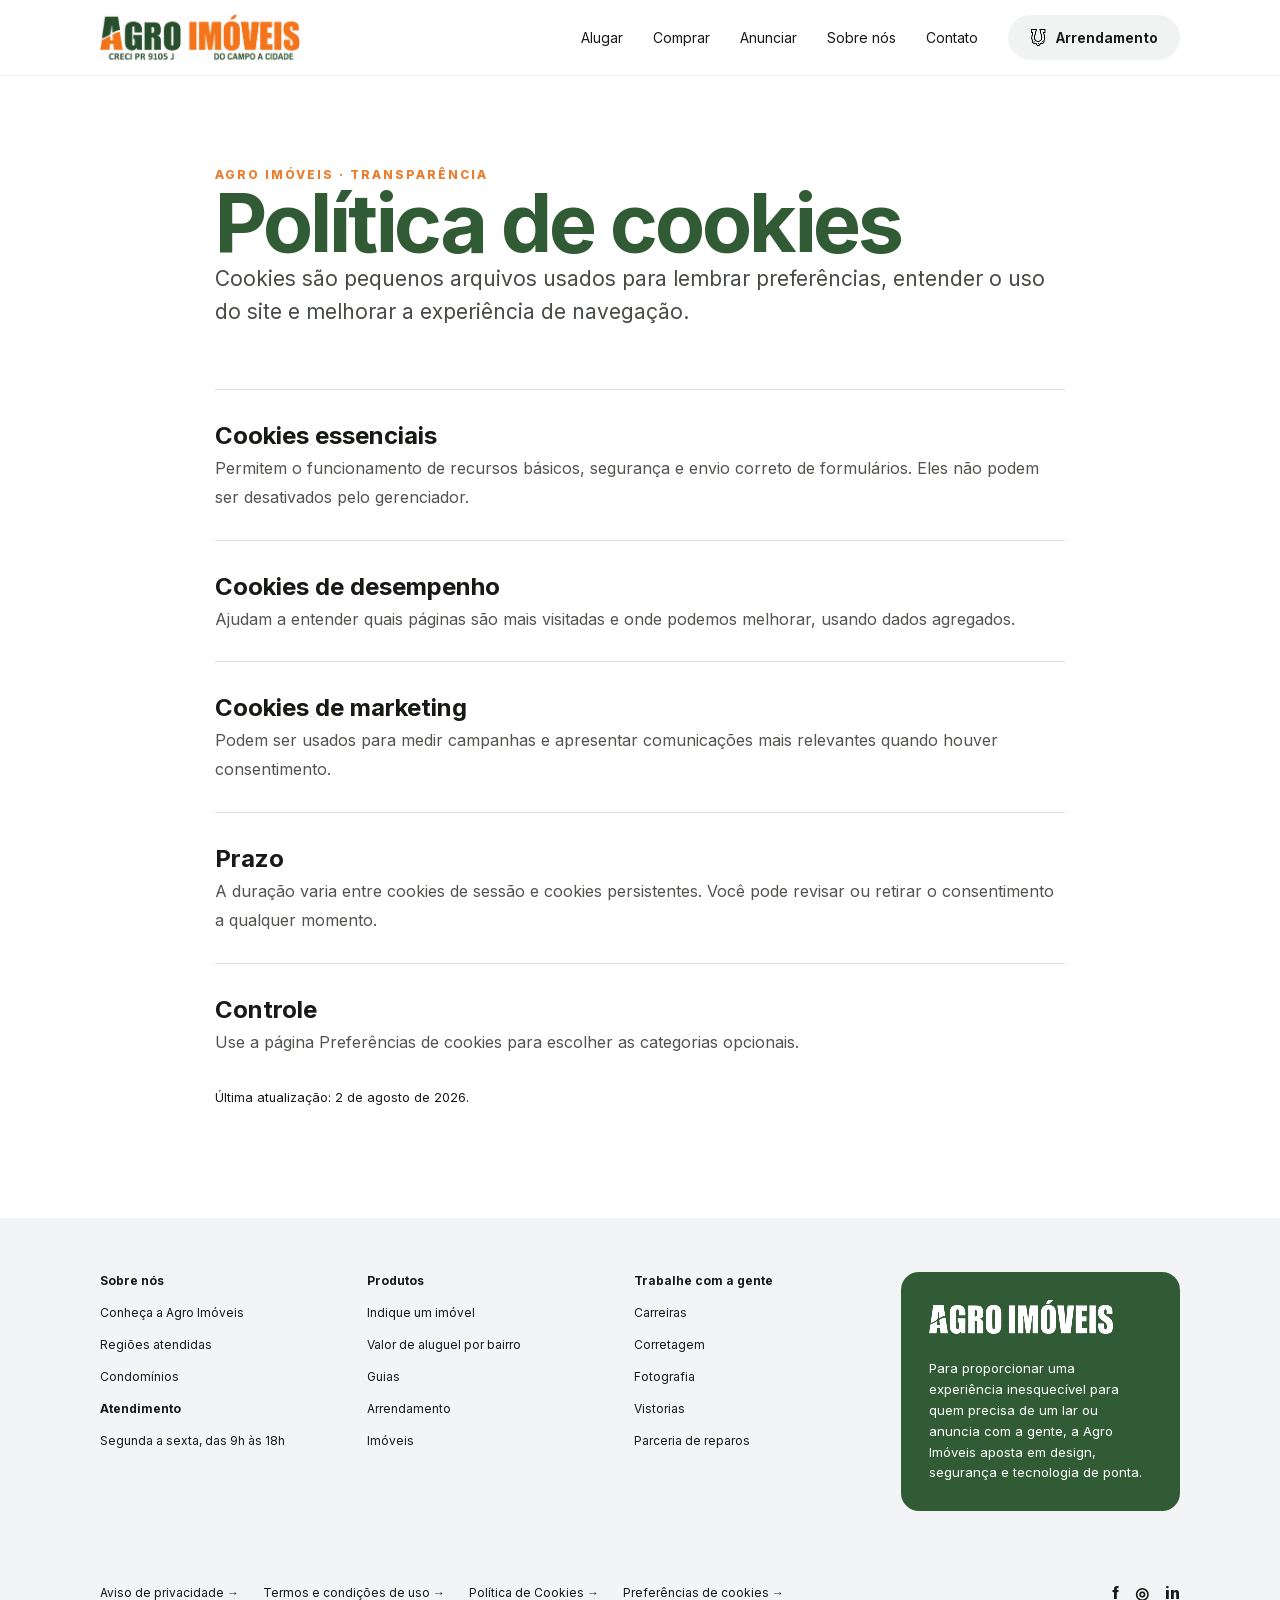
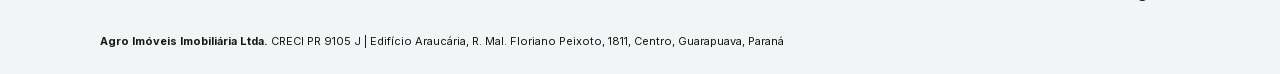
<file: politica-de-cookies/index.html>
<!DOCTYPE html><html lang="pt-BR"><head><meta charSet="utf-8"/><meta name="viewport" content="width=device-width, initial-scale=1"/><link rel="preload" as="image" href="/images/logo-agro-imoveis.png"/><link rel="preload" as="image" href="/images/icon-ferradura.png"/><link rel="preload" as="image" href="/images/logo-agro-imoveis-branca.png"/><link rel="stylesheet" href="/assets/index-CTNP4Oi0.css" data-rsc-css-href="/assets/index-CTNP4Oi0.css" data-precedence="vite-rsc/importer-resources"/><link rel="modulepreload" href="/assets/layout-segment-context-M6Tt5PAy.js" crossorigin=""/><link rel="modulepreload" href="/assets/rolldown-runtime-S-ySWqyJ.js" crossorigin=""/><link rel="modulepreload" href="/assets/index-BL026jTK.js" crossorigin=""/><link rel="modulepreload" href="/assets/framework-CXnKph_e.js" crossorigin=""/><link rel="modulepreload" href="/assets/AgroSite-22UKH-K9.js" crossorigin=""/><title>Agro Imóveis | Do campo à cidade</title><meta name="description" content="Imóveis urbanos e rurais em Guarapuava com atendimento direto, avaliação técnica e segurança em cada negociação."/><meta property="og:title" content="Agro Imóveis | Do campo à cidade"/><meta property="og:description" content="Seu próximo investimento em Guarapuava, do campo à cidade."/><meta property="og:type" content="website"/><meta property="og:locale" content="pt_BR"/><meta property="og:image" content="https://immfernanda.github.io/og.png"/><meta property="og:image:width" content="1200"/><meta property="og:image:height" content="630"/><meta property="og:image:alt" content="Agro Imóveis — do campo à cidade"/><meta name="twitter:card" content="summary_large_image"/><meta name="twitter:title" content="Agro Imóveis | Do campo à cidade"/><meta name="twitter:description" content="Seu próximo investimento em Guarapuava, do campo à cidade."/><meta name="twitter:image" content="https://immfernanda.github.io/og.png"/><link rel="shortcut icon" href="https://immfernanda.github.io/favicon.png"/><link rel="icon" href="https://immfernanda.github.io/favicon.png"/><script>self.__VINEXT_RSC_PARAMS__={}</script><script>self.__VINEXT_RSC_NAV__={"pathname":"/politica-de-cookies","searchParams":[]}</script><link rel="modulepreload" href="/assets/index-BL026jTK.js" />
<link rel="preload" href="/assets/_vinext_fonts/inter-9df0d028785c/inter-7249155f.woff2" as="font" type="font/woff2" crossorigin />
<link rel="preload" href="/assets/_vinext_fonts/inter-9df0d028785c/inter-e34c5f1b.woff2" as="font" type="font/woff2" crossorigin />
<link rel="preload" href="/assets/_vinext_fonts/inter-9df0d028785c/inter-6e1a6b2b.woff2" as="font" type="font/woff2" crossorigin />
<link rel="preload" href="/assets/_vinext_fonts/inter-9df0d028785c/inter-656bbed6.woff2" as="font" type="font/woff2" crossorigin />
<link rel="preload" href="/assets/_vinext_fonts/inter-9df0d028785c/inter-fc83e075.woff2" as="font" type="font/woff2" crossorigin />
<link rel="preload" href="/assets/_vinext_fonts/inter-9df0d028785c/inter-749a3084.woff2" as="font" type="font/woff2" crossorigin />
<link rel="preload" href="/assets/_vinext_fonts/inter-9df0d028785c/inter-1ab1ad55.woff2" as="font" type="font/woff2" crossorigin />
<link rel="preload" href="/assets/_vinext_fonts/roboto-ab28ffb4f835/roboto-49ca8900.woff2" as="font" type="font/woff2" crossorigin />
<link rel="preload" href="/assets/_vinext_fonts/roboto-ab28ffb4f835/roboto-759898f6.woff2" as="font" type="font/woff2" crossorigin />
<link rel="preload" href="/assets/_vinext_fonts/roboto-ab28ffb4f835/roboto-c16ffb7f.woff2" as="font" type="font/woff2" crossorigin />
<link rel="preload" href="/assets/_vinext_fonts/roboto-ab28ffb4f835/roboto-eaaaa4bc.woff2" as="font" type="font/woff2" crossorigin />
<link rel="preload" href="/assets/_vinext_fonts/roboto-ab28ffb4f835/roboto-5470cb57.woff2" as="font" type="font/woff2" crossorigin />
<link rel="preload" href="/assets/_vinext_fonts/roboto-ab28ffb4f835/roboto-2b8b6c8e.woff2" as="font" type="font/woff2" crossorigin />
<link rel="preload" href="/assets/_vinext_fonts/roboto-ab28ffb4f835/roboto-601769f1.woff2" as="font" type="font/woff2" crossorigin />
<link rel="preload" href="/assets/_vinext_fonts/roboto-ab28ffb4f835/roboto-38013d5a.woff2" as="font" type="font/woff2" crossorigin />
<link rel="preload" href="/assets/_vinext_fonts/roboto-ab28ffb4f835/roboto-d2c1b6aa.woff2" as="font" type="font/woff2" crossorigin />
<style data-vinext-fonts>/* cyrillic-ext */
@font-face {
  font-family: 'Inter';
  font-style: normal;
  font-weight: 100 900;
  font-display: swap;
  src: url(/assets/_vinext_fonts/inter-9df0d028785c/inter-7249155f.woff2) format('woff2');
  unicode-range: U+0460-052F, U+1C80-1C8A, U+20B4, U+2DE0-2DFF, U+A640-A69F, U+FE2E-FE2F;
}
/* cyrillic */
@font-face {
  font-family: 'Inter';
  font-style: normal;
  font-weight: 100 900;
  font-display: swap;
  src: url(/assets/_vinext_fonts/inter-9df0d028785c/inter-e34c5f1b.woff2) format('woff2');
  unicode-range: U+0301, U+0400-045F, U+0490-0491, U+04B0-04B1, U+2116;
}
/* greek-ext */
@font-face {
  font-family: 'Inter';
  font-style: normal;
  font-weight: 100 900;
  font-display: swap;
  src: url(/assets/_vinext_fonts/inter-9df0d028785c/inter-6e1a6b2b.woff2) format('woff2');
  unicode-range: U+1F00-1FFF;
}
/* greek */
@font-face {
  font-family: 'Inter';
  font-style: normal;
  font-weight: 100 900;
  font-display: swap;
  src: url(/assets/_vinext_fonts/inter-9df0d028785c/inter-656bbed6.woff2) format('woff2');
  unicode-range: U+0370-0377, U+037A-037F, U+0384-038A, U+038C, U+038E-03A1, U+03A3-03FF;
}
/* vietnamese */
@font-face {
  font-family: 'Inter';
  font-style: normal;
  font-weight: 100 900;
  font-display: swap;
  src: url(/assets/_vinext_fonts/inter-9df0d028785c/inter-fc83e075.woff2) format('woff2');
  unicode-range: U+0102-0103, U+0110-0111, U+0128-0129, U+0168-0169, U+01A0-01A1, U+01AF-01B0, U+0300-0301, U+0303-0304, U+0308-0309, U+0323, U+0329, U+1EA0-1EF9, U+20AB;
}
/* latin-ext */
@font-face {
  font-family: 'Inter';
  font-style: normal;
  font-weight: 100 900;
  font-display: swap;
  src: url(/assets/_vinext_fonts/inter-9df0d028785c/inter-749a3084.woff2) format('woff2');
  unicode-range: U+0100-02BA, U+02BD-02C5, U+02C7-02CC, U+02CE-02D7, U+02DD-02FF, U+0304, U+0308, U+0329, U+1D00-1DBF, U+1E00-1E9F, U+1EF2-1EFF, U+2020, U+20A0-20AB, U+20AD-20C0, U+2113, U+2C60-2C7F, U+A720-A7FF;
}
/* latin */
@font-face {
  font-family: 'Inter';
  font-style: normal;
  font-weight: 100 900;
  font-display: swap;
  src: url(/assets/_vinext_fonts/inter-9df0d028785c/inter-1ab1ad55.woff2) format('woff2');
  unicode-range: U+0000-00FF, U+0131, U+0152-0153, U+02BB-02BC, U+02C6, U+02DA, U+02DC, U+0304, U+0308, U+0329, U+2000-206F, U+20AC, U+2122, U+2191, U+2193, U+2212, U+2215, U+FEFF, U+FFFD;
}

.__font_inter_0380wzv { font-family: 'Inter', sans-serif; }

.__variable_inter_0380wzv { --font-inter: 'Inter', sans-serif; }

/* cyrillic-ext */
@font-face {
  font-family: 'Roboto';
  font-style: normal;
  font-weight: 400;
  font-stretch: 100%;
  font-display: swap;
  src: url(/assets/_vinext_fonts/roboto-ab28ffb4f835/roboto-49ca8900.woff2) format('woff2');
  unicode-range: U+0460-052F, U+1C80-1C8A, U+20B4, U+2DE0-2DFF, U+A640-A69F, U+FE2E-FE2F;
}
/* cyrillic */
@font-face {
  font-family: 'Roboto';
  font-style: normal;
  font-weight: 400;
  font-stretch: 100%;
  font-display: swap;
  src: url(/assets/_vinext_fonts/roboto-ab28ffb4f835/roboto-759898f6.woff2) format('woff2');
  unicode-range: U+0301, U+0400-045F, U+0490-0491, U+04B0-04B1, U+2116;
}
/* greek-ext */
@font-face {
  font-family: 'Roboto';
  font-style: normal;
  font-weight: 400;
  font-stretch: 100%;
  font-display: swap;
  src: url(/assets/_vinext_fonts/roboto-ab28ffb4f835/roboto-c16ffb7f.woff2) format('woff2');
  unicode-range: U+1F00-1FFF;
}
/* greek */
@font-face {
  font-family: 'Roboto';
  font-style: normal;
  font-weight: 400;
  font-stretch: 100%;
  font-display: swap;
  src: url(/assets/_vinext_fonts/roboto-ab28ffb4f835/roboto-eaaaa4bc.woff2) format('woff2');
  unicode-range: U+0370-0377, U+037A-037F, U+0384-038A, U+038C, U+038E-03A1, U+03A3-03FF;
}
/* math */
@font-face {
  font-family: 'Roboto';
  font-style: normal;
  font-weight: 400;
  font-stretch: 100%;
  font-display: swap;
  src: url(/assets/_vinext_fonts/roboto-ab28ffb4f835/roboto-5470cb57.woff2) format('woff2');
  unicode-range: U+0302-0303, U+0305, U+0307-0308, U+0310, U+0312, U+0315, U+031A, U+0326-0327, U+032C, U+032F-0330, U+0332-0333, U+0338, U+033A, U+0346, U+034D, U+0391-03A1, U+03A3-03A9, U+03B1-03C9, U+03D1, U+03D5-03D6, U+03F0-03F1, U+03F4-03F5, U+2016-2017, U+2034-2038, U+203C, U+2040, U+2043, U+2047, U+2050, U+2057, U+205F, U+2070-2071, U+2074-208E, U+2090-209C, U+20D0-20DC, U+20E1, U+20E5-20EF, U+2100-2112, U+2114-2115, U+2117-2121, U+2123-214F, U+2190, U+2192, U+2194-21AE, U+21B0-21E5, U+21F1-21F2, U+21F4-2211, U+2213-2214, U+2216-22FF, U+2308-230B, U+2310, U+2319, U+231C-2321, U+2336-237A, U+237C, U+2395, U+239B-23B7, U+23D0, U+23DC-23E1, U+2474-2475, U+25AF, U+25B3, U+25B7, U+25BD, U+25C1, U+25CA, U+25CC, U+25FB, U+266D-266F, U+27C0-27FF, U+2900-2AFF, U+2B0E-2B11, U+2B30-2B4C, U+2BFE, U+3030, U+FF5B, U+FF5D, U+1D400-1D7FF, U+1EE00-1EEFF;
}
/* symbols */
@font-face {
  font-family: 'Roboto';
  font-style: normal;
  font-weight: 400;
  font-stretch: 100%;
  font-display: swap;
  src: url(/assets/_vinext_fonts/roboto-ab28ffb4f835/roboto-2b8b6c8e.woff2) format('woff2');
  unicode-range: U+0001-000C, U+000E-001F, U+007F-009F, U+20DD-20E0, U+20E2-20E4, U+2150-218F, U+2190, U+2192, U+2194-2199, U+21AF, U+21E6-21F0, U+21F3, U+2218-2219, U+2299, U+22C4-22C6, U+2300-243F, U+2440-244A, U+2460-24FF, U+25A0-27BF, U+2800-28FF, U+2921-2922, U+2981, U+29BF, U+29EB, U+2B00-2BFF, U+4DC0-4DFF, U+FFF9-FFFB, U+10140-1018E, U+10190-1019C, U+101A0, U+101D0-101FD, U+102E0-102FB, U+10E60-10E7E, U+1D2C0-1D2D3, U+1D2E0-1D37F, U+1F000-1F0FF, U+1F100-1F1AD, U+1F1E6-1F1FF, U+1F30D-1F30F, U+1F315, U+1F31C, U+1F31E, U+1F320-1F32C, U+1F336, U+1F378, U+1F37D, U+1F382, U+1F393-1F39F, U+1F3A7-1F3A8, U+1F3AC-1F3AF, U+1F3C2, U+1F3C4-1F3C6, U+1F3CA-1F3CE, U+1F3D4-1F3E0, U+1F3ED, U+1F3F1-1F3F3, U+1F3F5-1F3F7, U+1F408, U+1F415, U+1F41F, U+1F426, U+1F43F, U+1F441-1F442, U+1F444, U+1F446-1F449, U+1F44C-1F44E, U+1F453, U+1F46A, U+1F47D, U+1F4A3, U+1F4B0, U+1F4B3, U+1F4B9, U+1F4BB, U+1F4BF, U+1F4C8-1F4CB, U+1F4D6, U+1F4DA, U+1F4DF, U+1F4E3-1F4E6, U+1F4EA-1F4ED, U+1F4F7, U+1F4F9-1F4FB, U+1F4FD-1F4FE, U+1F503, U+1F507-1F50B, U+1F50D, U+1F512-1F513, U+1F53E-1F54A, U+1F54F-1F5FA, U+1F610, U+1F650-1F67F, U+1F687, U+1F68D, U+1F691, U+1F694, U+1F698, U+1F6AD, U+1F6B2, U+1F6B9-1F6BA, U+1F6BC, U+1F6C6-1F6CF, U+1F6D3-1F6D7, U+1F6E0-1F6EA, U+1F6F0-1F6F3, U+1F6F7-1F6FC, U+1F700-1F7FF, U+1F800-1F80B, U+1F810-1F847, U+1F850-1F859, U+1F860-1F887, U+1F890-1F8AD, U+1F8B0-1F8BB, U+1F8C0-1F8C1, U+1F900-1F90B, U+1F93B, U+1F946, U+1F984, U+1F996, U+1F9E9, U+1FA00-1FA6F, U+1FA70-1FA7C, U+1FA80-1FA89, U+1FA8F-1FAC6, U+1FACE-1FADC, U+1FADF-1FAE9, U+1FAF0-1FAF8, U+1FB00-1FBFF;
}
/* vietnamese */
@font-face {
  font-family: 'Roboto';
  font-style: normal;
  font-weight: 400;
  font-stretch: 100%;
  font-display: swap;
  src: url(/assets/_vinext_fonts/roboto-ab28ffb4f835/roboto-601769f1.woff2) format('woff2');
  unicode-range: U+0102-0103, U+0110-0111, U+0128-0129, U+0168-0169, U+01A0-01A1, U+01AF-01B0, U+0300-0301, U+0303-0304, U+0308-0309, U+0323, U+0329, U+1EA0-1EF9, U+20AB;
}
/* latin-ext */
@font-face {
  font-family: 'Roboto';
  font-style: normal;
  font-weight: 400;
  font-stretch: 100%;
  font-display: swap;
  src: url(/assets/_vinext_fonts/roboto-ab28ffb4f835/roboto-38013d5a.woff2) format('woff2');
  unicode-range: U+0100-02BA, U+02BD-02C5, U+02C7-02CC, U+02CE-02D7, U+02DD-02FF, U+0304, U+0308, U+0329, U+1D00-1DBF, U+1E00-1E9F, U+1EF2-1EFF, U+2020, U+20A0-20AB, U+20AD-20C0, U+2113, U+2C60-2C7F, U+A720-A7FF;
}
/* latin */
@font-face {
  font-family: 'Roboto';
  font-style: normal;
  font-weight: 400;
  font-stretch: 100%;
  font-display: swap;
  src: url(/assets/_vinext_fonts/roboto-ab28ffb4f835/roboto-d2c1b6aa.woff2) format('woff2');
  unicode-range: U+0000-00FF, U+0131, U+0152-0153, U+02BB-02BC, U+02C6, U+02DA, U+02DC, U+0304, U+0308, U+0329, U+2000-206F, U+20AC, U+2122, U+2191, U+2193, U+2212, U+2215, U+FEFF, U+FFFD;
}
/* cyrillic-ext */
@font-face {
  font-family: 'Roboto';
  font-style: normal;
  font-weight: 700;
  font-stretch: 100%;
  font-display: swap;
  src: url(/assets/_vinext_fonts/roboto-ab28ffb4f835/roboto-49ca8900.woff2) format('woff2');
  unicode-range: U+0460-052F, U+1C80-1C8A, U+20B4, U+2DE0-2DFF, U+A640-A69F, U+FE2E-FE2F;
}
/* cyrillic */
@font-face {
  font-family: 'Roboto';
  font-style: normal;
  font-weight: 700;
  font-stretch: 100%;
  font-display: swap;
  src: url(/assets/_vinext_fonts/roboto-ab28ffb4f835/roboto-759898f6.woff2) format('woff2');
  unicode-range: U+0301, U+0400-045F, U+0490-0491, U+04B0-04B1, U+2116;
}
/* greek-ext */
@font-face {
  font-family: 'Roboto';
  font-style: normal;
  font-weight: 700;
  font-stretch: 100%;
  font-display: swap;
  src: url(/assets/_vinext_fonts/roboto-ab28ffb4f835/roboto-c16ffb7f.woff2) format('woff2');
  unicode-range: U+1F00-1FFF;
}
/* greek */
@font-face {
  font-family: 'Roboto';
  font-style: normal;
  font-weight: 700;
  font-stretch: 100%;
  font-display: swap;
  src: url(/assets/_vinext_fonts/roboto-ab28ffb4f835/roboto-eaaaa4bc.woff2) format('woff2');
  unicode-range: U+0370-0377, U+037A-037F, U+0384-038A, U+038C, U+038E-03A1, U+03A3-03FF;
}
/* math */
@font-face {
  font-family: 'Roboto';
  font-style: normal;
  font-weight: 700;
  font-stretch: 100%;
  font-display: swap;
  src: url(/assets/_vinext_fonts/roboto-ab28ffb4f835/roboto-5470cb57.woff2) format('woff2');
  unicode-range: U+0302-0303, U+0305, U+0307-0308, U+0310, U+0312, U+0315, U+031A, U+0326-0327, U+032C, U+032F-0330, U+0332-0333, U+0338, U+033A, U+0346, U+034D, U+0391-03A1, U+03A3-03A9, U+03B1-03C9, U+03D1, U+03D5-03D6, U+03F0-03F1, U+03F4-03F5, U+2016-2017, U+2034-2038, U+203C, U+2040, U+2043, U+2047, U+2050, U+2057, U+205F, U+2070-2071, U+2074-208E, U+2090-209C, U+20D0-20DC, U+20E1, U+20E5-20EF, U+2100-2112, U+2114-2115, U+2117-2121, U+2123-214F, U+2190, U+2192, U+2194-21AE, U+21B0-21E5, U+21F1-21F2, U+21F4-2211, U+2213-2214, U+2216-22FF, U+2308-230B, U+2310, U+2319, U+231C-2321, U+2336-237A, U+237C, U+2395, U+239B-23B7, U+23D0, U+23DC-23E1, U+2474-2475, U+25AF, U+25B3, U+25B7, U+25BD, U+25C1, U+25CA, U+25CC, U+25FB, U+266D-266F, U+27C0-27FF, U+2900-2AFF, U+2B0E-2B11, U+2B30-2B4C, U+2BFE, U+3030, U+FF5B, U+FF5D, U+1D400-1D7FF, U+1EE00-1EEFF;
}
/* symbols */
@font-face {
  font-family: 'Roboto';
  font-style: normal;
  font-weight: 700;
  font-stretch: 100%;
  font-display: swap;
  src: url(/assets/_vinext_fonts/roboto-ab28ffb4f835/roboto-2b8b6c8e.woff2) format('woff2');
  unicode-range: U+0001-000C, U+000E-001F, U+007F-009F, U+20DD-20E0, U+20E2-20E4, U+2150-218F, U+2190, U+2192, U+2194-2199, U+21AF, U+21E6-21F0, U+21F3, U+2218-2219, U+2299, U+22C4-22C6, U+2300-243F, U+2440-244A, U+2460-24FF, U+25A0-27BF, U+2800-28FF, U+2921-2922, U+2981, U+29BF, U+29EB, U+2B00-2BFF, U+4DC0-4DFF, U+FFF9-FFFB, U+10140-1018E, U+10190-1019C, U+101A0, U+101D0-101FD, U+102E0-102FB, U+10E60-10E7E, U+1D2C0-1D2D3, U+1D2E0-1D37F, U+1F000-1F0FF, U+1F100-1F1AD, U+1F1E6-1F1FF, U+1F30D-1F30F, U+1F315, U+1F31C, U+1F31E, U+1F320-1F32C, U+1F336, U+1F378, U+1F37D, U+1F382, U+1F393-1F39F, U+1F3A7-1F3A8, U+1F3AC-1F3AF, U+1F3C2, U+1F3C4-1F3C6, U+1F3CA-1F3CE, U+1F3D4-1F3E0, U+1F3ED, U+1F3F1-1F3F3, U+1F3F5-1F3F7, U+1F408, U+1F415, U+1F41F, U+1F426, U+1F43F, U+1F441-1F442, U+1F444, U+1F446-1F449, U+1F44C-1F44E, U+1F453, U+1F46A, U+1F47D, U+1F4A3, U+1F4B0, U+1F4B3, U+1F4B9, U+1F4BB, U+1F4BF, U+1F4C8-1F4CB, U+1F4D6, U+1F4DA, U+1F4DF, U+1F4E3-1F4E6, U+1F4EA-1F4ED, U+1F4F7, U+1F4F9-1F4FB, U+1F4FD-1F4FE, U+1F503, U+1F507-1F50B, U+1F50D, U+1F512-1F513, U+1F53E-1F54A, U+1F54F-1F5FA, U+1F610, U+1F650-1F67F, U+1F687, U+1F68D, U+1F691, U+1F694, U+1F698, U+1F6AD, U+1F6B2, U+1F6B9-1F6BA, U+1F6BC, U+1F6C6-1F6CF, U+1F6D3-1F6D7, U+1F6E0-1F6EA, U+1F6F0-1F6F3, U+1F6F7-1F6FC, U+1F700-1F7FF, U+1F800-1F80B, U+1F810-1F847, U+1F850-1F859, U+1F860-1F887, U+1F890-1F8AD, U+1F8B0-1F8BB, U+1F8C0-1F8C1, U+1F900-1F90B, U+1F93B, U+1F946, U+1F984, U+1F996, U+1F9E9, U+1FA00-1FA6F, U+1FA70-1FA7C, U+1FA80-1FA89, U+1FA8F-1FAC6, U+1FACE-1FADC, U+1FADF-1FAE9, U+1FAF0-1FAF8, U+1FB00-1FBFF;
}
/* vietnamese */
@font-face {
  font-family: 'Roboto';
  font-style: normal;
  font-weight: 700;
  font-stretch: 100%;
  font-display: swap;
  src: url(/assets/_vinext_fonts/roboto-ab28ffb4f835/roboto-601769f1.woff2) format('woff2');
  unicode-range: U+0102-0103, U+0110-0111, U+0128-0129, U+0168-0169, U+01A0-01A1, U+01AF-01B0, U+0300-0301, U+0303-0304, U+0308-0309, U+0323, U+0329, U+1EA0-1EF9, U+20AB;
}
/* latin-ext */
@font-face {
  font-family: 'Roboto';
  font-style: normal;
  font-weight: 700;
  font-stretch: 100%;
  font-display: swap;
  src: url(/assets/_vinext_fonts/roboto-ab28ffb4f835/roboto-38013d5a.woff2) format('woff2');
  unicode-range: U+0100-02BA, U+02BD-02C5, U+02C7-02CC, U+02CE-02D7, U+02DD-02FF, U+0304, U+0308, U+0329, U+1D00-1DBF, U+1E00-1E9F, U+1EF2-1EFF, U+2020, U+20A0-20AB, U+20AD-20C0, U+2113, U+2C60-2C7F, U+A720-A7FF;
}
/* latin */
@font-face {
  font-family: 'Roboto';
  font-style: normal;
  font-weight: 700;
  font-stretch: 100%;
  font-display: swap;
  src: url(/assets/_vinext_fonts/roboto-ab28ffb4f835/roboto-d2c1b6aa.woff2) format('woff2');
  unicode-range: U+0000-00FF, U+0131, U+0152-0153, U+02BB-02BC, U+02C6, U+02DA, U+02DC, U+0304, U+0308, U+0329, U+2000-206F, U+20AC, U+2122, U+2191, U+2193, U+2212, U+2215, U+FEFF, U+FFFD;
}

.__font_roboto_1fiw7n3 { font-family: 'Roboto', sans-serif; }

.__variable_roboto_1fiw7n3 { --font-roboto: 'Roboto', sans-serif; }
</style>
</head><body class="__variable_inter_0380wzv __variable_roboto_1fiw7n3"><header class="site-header"><div class="header-inner"><a class="brand" href="/" aria-label="Agro Imóveis - página inicial"><img src="/images/logo-agro-imoveis.png" alt="Agro Imóveis — do campo à cidade"/></a><button class="menu-toggle" type="button" aria-expanded="false" aria-label="Abrir menu">☰</button><nav class="nav" aria-label="Navegação principal"><a href="/catalogo?transacao=Alugar">Alugar</a><a href="/catalogo?transacao=Comprar">Comprar</a><button type="button">Anunciar</button><a href="/sobre">Sobre nós</a><a href="/sobre#contato">Contato</a><button class="rent-button" type="button"><img class="horseshoe-icon" src="/images/icon-ferradura.png" alt="" aria-hidden="true"/>Arrendamento</button></nav></div></header><main><article class="legal-page page-width"><p class="eyebrow">Agro Imóveis · Transparência</p><h1>Política de cookies</h1><p class="legal-intro">Cookies são pequenos arquivos usados para lembrar preferências, entender o uso do site e melhorar a experiência de navegação.</p><section><h2>Cookies essenciais</h2><p>Permitem o funcionamento de recursos básicos, segurança e envio correto de formulários. Eles não podem ser desativados pelo gerenciador.</p></section><section><h2>Cookies de desempenho</h2><p>Ajudam a entender quais páginas são mais visitadas e onde podemos melhorar, usando dados agregados.</p></section><section><h2>Cookies de marketing</h2><p>Podem ser usados para medir campanhas e apresentar comunicações mais relevantes quando houver consentimento.</p></section><section><h2>Prazo</h2><p>A duração varia entre cookies de sessão e cookies persistentes. Você pode revisar ou retirar o consentimento a qualquer momento.</p></section><section><h2>Controle</h2><p>Use a página Preferências de cookies para escolher as categorias opcionais.</p></section><small>Última atualização: 2 de agosto de 2026.</small></article></main><footer class="site-footer"><div class="footer-grid"><div><strong>Sobre nós</strong><a href="/sobre">Conheça a Agro Imóveis</a><a href="/sobre">Regiões atendidas</a><a href="/catalogo">Condomínios</a><b>Atendimento</b><span>Segunda a sexta, das 9h às 18h</span></div><div><strong>Produtos</strong><button type="button">Indique um imóvel</button><a href="/catalogo?transacao=Alugar">Valor de aluguel por bairro</a><a href="/catalogo">Guias</a><button type="button">Arrendamento</button><a href="/catalogo">Imóveis</a></div><div><strong>Trabalhe com a gente</strong><a href="/sobre#contato">Carreiras</a><a href="/sobre#contato">Corretagem</a><a href="/sobre#contato">Fotografia</a><a href="/sobre#contato">Vistorias</a><a href="/sobre#contato">Parceria de reparos</a></div><div class="footer-card"><img class="footer-logo" src="/images/logo-agro-imoveis-branca.png" alt="Agro Imóveis"/><p>Para proporcionar uma experiência inesquecível para quem precisa de um lar ou anuncia com a gente, a Agro Imóveis aposta em design, segurança e tecnologia de ponta.</p></div></div><div class="footer-bottom"><div class="legal-links"><a href="/aviso-de-privacidade">Aviso de privacidade →</a><a href="/termos-e-condicoes">Termos e condições de uso →</a><a href="/politica-de-cookies">Política de Cookies →</a><a href="/preferencias-de-cookies">Preferências de cookies →</a></div><div class="socials" aria-label="Redes sociais"><span>f</span><span>◎</span><span>in</span></div></div><p class="company-line"><strong>Agro Imóveis Imobiliária Ltda.</strong> CRECI PR 9105 J | Edifício Araucária, R. Mal. Floriano Peixoto, 1811, Centro, Guarapuava, Paraná</p></footer><script id="_R_">import("/assets/index-BL026jTK.js")</script></body></html><script>self.__VINEXT_RSC_CHUNKS__=self.__VINEXT_RSC_CHUNKS__||[];self.__VINEXT_RSC_CHUNKS__.push("2:I[\"8c0f216c4604\",[],\"Children\",1]\n3:I[\"15c18cfaeeff\",[],\"LayoutSegmentProvider\",1]\n4:I[\"8c0f216c4604\",[],\"Slot\",1]\n5:I[\"593f344dc510\",[],\"RedirectBoundary\",1]\n:HL[\"/assets/index-CTNP4Oi0.css\",\"style\"]\n")</script><script>self.__VINEXT_RSC_CHUNKS__=self.__VINEXT_RSC_CHUNKS__||[];self.__VINEXT_RSC_CHUNKS__.push("0:{\"__route\":\"route:/politica-de-cookies\",\"__interceptionContext\":null,\"__layoutIds\":[\"layout:/\"],\"__rootLayout\":\"/\",\"page:/politica-de-cookies\":\"$L1\",\"layout:/\":[[[[\"$\",\"link\",\"css:/assets/index-CTNP4Oi0.css\",{\"rel\":\"stylesheet\",\"precedence\":\"vite-rsc/importer-resources\",\"href\":\"/assets/index-CTNP4Oi0.css\",\"data-rsc-css-href\":\"/assets/index-CTNP4Oi0.css\"}],\"$undefined\"],[\"$\",\"html\",null,{\"lang\":\"pt-BR\",\"children\":[\"$\",\"body\",null,{\"className\":\"__variable_inter_0380wzv __variable_roboto_1fiw7n3\",\"children\":[\"$\",\"$L2\",null,{}]}]}]],null],\"route:/politica-de-cookies\":[[[\"$\",\"meta\",null,{\"charSet\":\"utf-8\"}],[[\"$\",\"title\",\"0\",{\"children\":\"Agro Imóveis | Do campo à cidade\"}],[\"$\",\"meta\",\"1\",{\"name\":\"description\",\"content\":\"Imóveis urbanos e rurais em Guarapuava com atendimento direto, avaliação técnica e segurança em cada negociação.\"}],[\"$\",\"meta\",\"2\",{\"property\":\"og:title\",\"content\":\"Agro Imóveis | Do campo à cidade\"}],[\"$\",\"meta\",\"3\",{\"property\":\"og:description\",\"content\":\"Seu próximo investimento em Guarapuava, do campo à cidade.\"}],[\"$\",\"meta\",\"4\",{\"property\":\"og:type\",\"content\":\"website\"}],[\"$\",\"meta\",\"5\",{\"property\":\"og:locale\",\"content\":\"pt_BR\"}],[\"$\",\"meta\",\"6\",{\"property\":\"og:image\",\"content\":\"https://immfernanda.github.io/og.png\"}],[\"$\",\"meta\",\"7\",{\"property\":\"og:image:width\",\"content\":\"1200\"}],[\"$\",\"meta\",\"8\",{\"property\":\"og:image:height\",\"content\":\"630\"}],[\"$\",\"meta\",\"9\",{\"property\":\"og:image:alt\",\"content\":\"Agro Imóveis — do campo à cidade\"}],[\"$\",\"meta\",\"10\",{\"name\":\"twitter:card\",\"content\":\"summary_large_image\"}],[\"$\",\"meta\",\"11\",{\"name\":\"twitter:title\",\"content\":\"Agro Imóveis | Do campo à cidade\"}],[\"$\",\"meta\",\"12\",{\"name\":\"twitter:description\",\"content\":\"Seu próximo investimento em Guarapuava, do campo à cidade.\"}],[\"$\",\"meta\",\"13\",{\"name\":\"twitter:image\",\"content\":\"https://immfernanda.github.io/og.png\"}],[\"$\",\"link\",\"14\",{\"rel\":\"shortcut icon\",\"href\":\"https://immfernanda.github.io/favicon.png\"}],[\"$\",\"link\",\"15\",{\"rel\":\"icon\",\"href\":\"https://immfernanda.github.io/favicon.png\"}]],[[\"$\",\"meta\",\"0\",{\"name\":\"viewport\",\"content\":\"width=device-width, initial-scale=1\"}]]],[\"$\",\"$L3\",null,{\"segmentMap\":{\"children\":[\"politica-de-cookies\"]},\"children\":[\"$\",\"$L4\",null,{\"id\":\"layout:/\",\"parallelSlots\":\"$undefined\",\"children\":[\"$\",\"$L5\",null,{\"children\":[\"$\",\"$L3\",null,{\"segmentMap\":{\"children\":[]},\"children\":[\"$\",\"$L4\",null,{\"id\":\"page:/politica-de-cookies\"}]}]}]}]}]],\"__layoutFlags\":{\"layout:/\":\"s\"},\"__artifactCompatibility\":{\"schemaVersion\":1,\"graphVersion\":\"app-route-graph:1hz071kbk0wjg\",\"deploymentVersion\":\"6cd721f0-b1c2-4c55-9834-f9baa3b07d9f\",\"appElementsSchemaVersion\":1,\"rscPayloadSchemaVersion\":1,\"rootBoundaryId\":\"/\",\"renderEpoch\":null}}\n6:I[\"c9f7ae83453f\",[],\"default\",1]\n1:[\"$\",\"$L6\",null,{\"page\":\"legal\",\"legalSlug\":\"politica-de-cookies\"}]\n")</script><script>self.__VINEXT_RSC_DONE__=true</script>
</file>
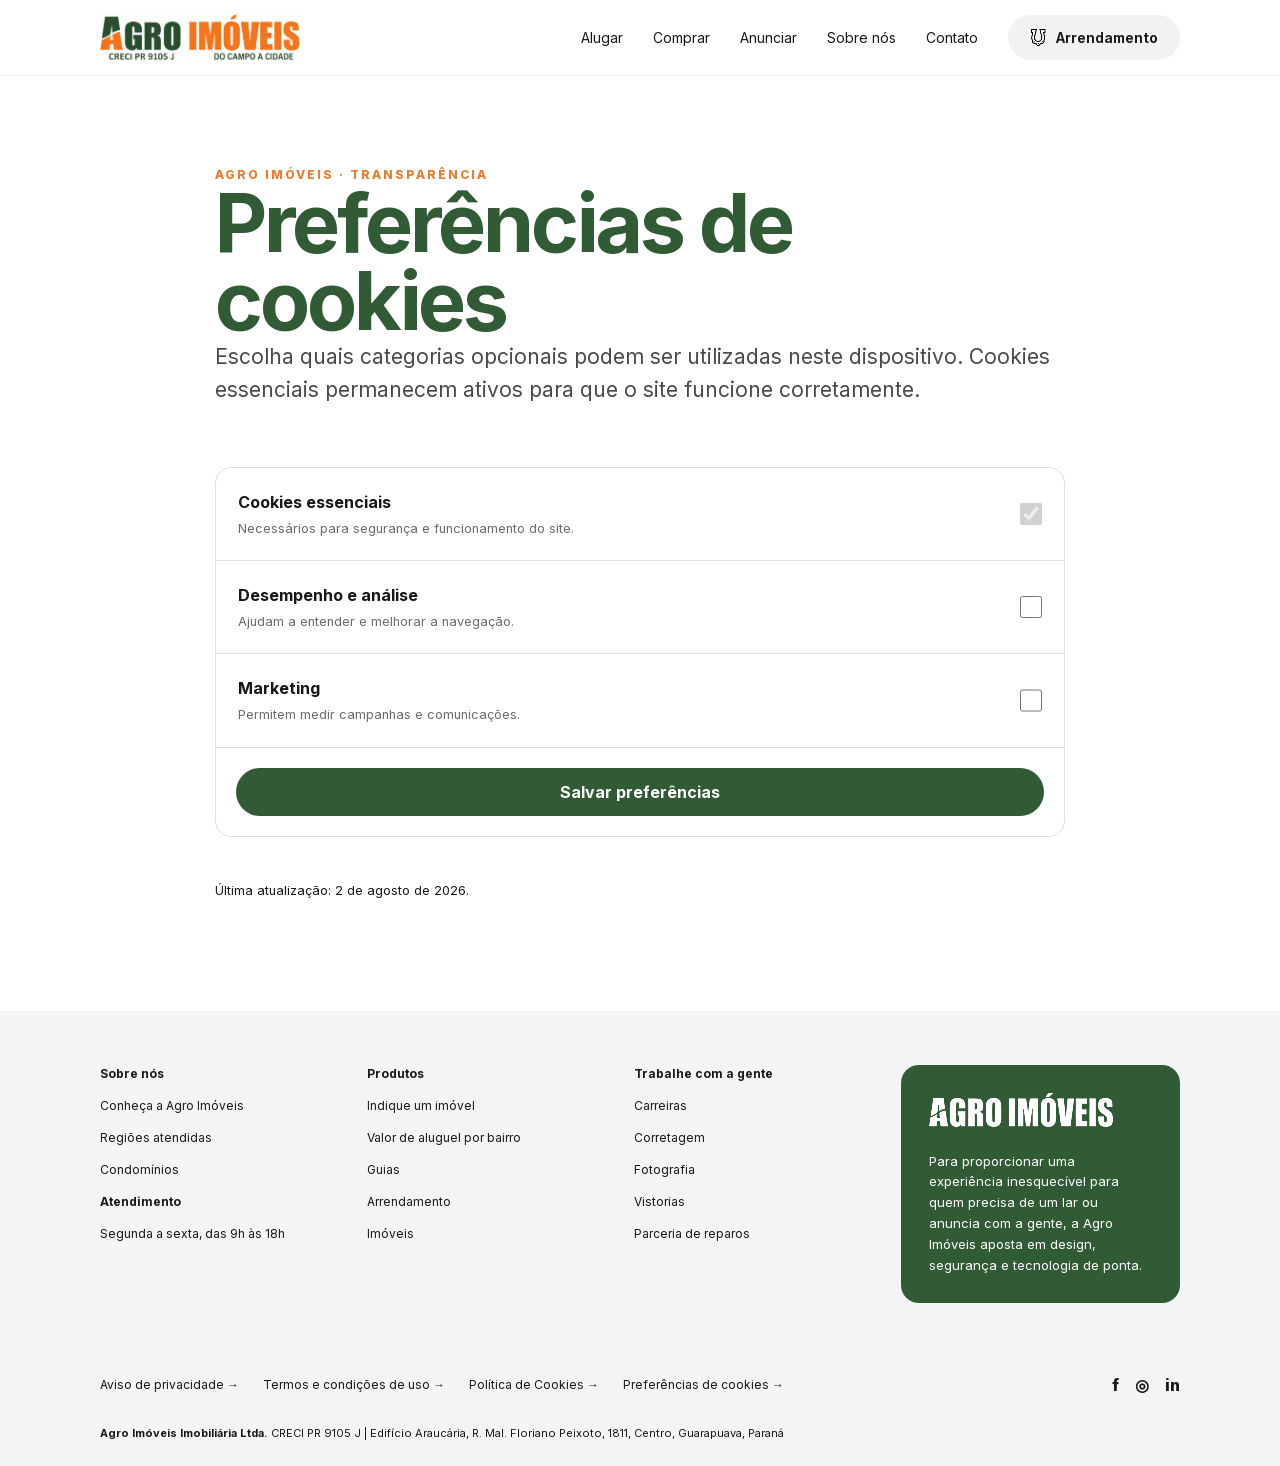
<file: preferencias-de-cookies/index.html>
<!DOCTYPE html><html lang="pt-BR"><head><meta charSet="utf-8"/><meta name="viewport" content="width=device-width, initial-scale=1"/><link rel="preload" as="image" href="/images/logo-agro-imoveis.png"/><link rel="preload" as="image" href="/images/icon-ferradura.png"/><link rel="preload" as="image" href="/images/logo-agro-imoveis-branca.png"/><link rel="stylesheet" href="/assets/index-CTNP4Oi0.css" data-rsc-css-href="/assets/index-CTNP4Oi0.css" data-precedence="vite-rsc/importer-resources"/><link rel="modulepreload" href="/assets/layout-segment-context-M6Tt5PAy.js" crossorigin=""/><link rel="modulepreload" href="/assets/rolldown-runtime-S-ySWqyJ.js" crossorigin=""/><link rel="modulepreload" href="/assets/index-BL026jTK.js" crossorigin=""/><link rel="modulepreload" href="/assets/framework-CXnKph_e.js" crossorigin=""/><link rel="modulepreload" href="/assets/AgroSite-22UKH-K9.js" crossorigin=""/><title>Agro Imóveis | Do campo à cidade</title><meta name="description" content="Imóveis urbanos e rurais em Guarapuava com atendimento direto, avaliação técnica e segurança em cada negociação."/><meta property="og:title" content="Agro Imóveis | Do campo à cidade"/><meta property="og:description" content="Seu próximo investimento em Guarapuava, do campo à cidade."/><meta property="og:type" content="website"/><meta property="og:locale" content="pt_BR"/><meta property="og:image" content="https://immfernanda.github.io/og.png"/><meta property="og:image:width" content="1200"/><meta property="og:image:height" content="630"/><meta property="og:image:alt" content="Agro Imóveis — do campo à cidade"/><meta name="twitter:card" content="summary_large_image"/><meta name="twitter:title" content="Agro Imóveis | Do campo à cidade"/><meta name="twitter:description" content="Seu próximo investimento em Guarapuava, do campo à cidade."/><meta name="twitter:image" content="https://immfernanda.github.io/og.png"/><link rel="shortcut icon" href="https://immfernanda.github.io/favicon.png"/><link rel="icon" href="https://immfernanda.github.io/favicon.png"/><script>self.__VINEXT_RSC_PARAMS__={}</script><script>self.__VINEXT_RSC_NAV__={"pathname":"/preferencias-de-cookies","searchParams":[]}</script><link rel="modulepreload" href="/assets/index-BL026jTK.js" />
<link rel="preload" href="/assets/_vinext_fonts/inter-9df0d028785c/inter-7249155f.woff2" as="font" type="font/woff2" crossorigin />
<link rel="preload" href="/assets/_vinext_fonts/inter-9df0d028785c/inter-e34c5f1b.woff2" as="font" type="font/woff2" crossorigin />
<link rel="preload" href="/assets/_vinext_fonts/inter-9df0d028785c/inter-6e1a6b2b.woff2" as="font" type="font/woff2" crossorigin />
<link rel="preload" href="/assets/_vinext_fonts/inter-9df0d028785c/inter-656bbed6.woff2" as="font" type="font/woff2" crossorigin />
<link rel="preload" href="/assets/_vinext_fonts/inter-9df0d028785c/inter-fc83e075.woff2" as="font" type="font/woff2" crossorigin />
<link rel="preload" href="/assets/_vinext_fonts/inter-9df0d028785c/inter-749a3084.woff2" as="font" type="font/woff2" crossorigin />
<link rel="preload" href="/assets/_vinext_fonts/inter-9df0d028785c/inter-1ab1ad55.woff2" as="font" type="font/woff2" crossorigin />
<link rel="preload" href="/assets/_vinext_fonts/roboto-ab28ffb4f835/roboto-49ca8900.woff2" as="font" type="font/woff2" crossorigin />
<link rel="preload" href="/assets/_vinext_fonts/roboto-ab28ffb4f835/roboto-759898f6.woff2" as="font" type="font/woff2" crossorigin />
<link rel="preload" href="/assets/_vinext_fonts/roboto-ab28ffb4f835/roboto-c16ffb7f.woff2" as="font" type="font/woff2" crossorigin />
<link rel="preload" href="/assets/_vinext_fonts/roboto-ab28ffb4f835/roboto-eaaaa4bc.woff2" as="font" type="font/woff2" crossorigin />
<link rel="preload" href="/assets/_vinext_fonts/roboto-ab28ffb4f835/roboto-5470cb57.woff2" as="font" type="font/woff2" crossorigin />
<link rel="preload" href="/assets/_vinext_fonts/roboto-ab28ffb4f835/roboto-2b8b6c8e.woff2" as="font" type="font/woff2" crossorigin />
<link rel="preload" href="/assets/_vinext_fonts/roboto-ab28ffb4f835/roboto-601769f1.woff2" as="font" type="font/woff2" crossorigin />
<link rel="preload" href="/assets/_vinext_fonts/roboto-ab28ffb4f835/roboto-38013d5a.woff2" as="font" type="font/woff2" crossorigin />
<link rel="preload" href="/assets/_vinext_fonts/roboto-ab28ffb4f835/roboto-d2c1b6aa.woff2" as="font" type="font/woff2" crossorigin />
<style data-vinext-fonts>/* cyrillic-ext */
@font-face {
  font-family: 'Inter';
  font-style: normal;
  font-weight: 100 900;
  font-display: swap;
  src: url(/assets/_vinext_fonts/inter-9df0d028785c/inter-7249155f.woff2) format('woff2');
  unicode-range: U+0460-052F, U+1C80-1C8A, U+20B4, U+2DE0-2DFF, U+A640-A69F, U+FE2E-FE2F;
}
/* cyrillic */
@font-face {
  font-family: 'Inter';
  font-style: normal;
  font-weight: 100 900;
  font-display: swap;
  src: url(/assets/_vinext_fonts/inter-9df0d028785c/inter-e34c5f1b.woff2) format('woff2');
  unicode-range: U+0301, U+0400-045F, U+0490-0491, U+04B0-04B1, U+2116;
}
/* greek-ext */
@font-face {
  font-family: 'Inter';
  font-style: normal;
  font-weight: 100 900;
  font-display: swap;
  src: url(/assets/_vinext_fonts/inter-9df0d028785c/inter-6e1a6b2b.woff2) format('woff2');
  unicode-range: U+1F00-1FFF;
}
/* greek */
@font-face {
  font-family: 'Inter';
  font-style: normal;
  font-weight: 100 900;
  font-display: swap;
  src: url(/assets/_vinext_fonts/inter-9df0d028785c/inter-656bbed6.woff2) format('woff2');
  unicode-range: U+0370-0377, U+037A-037F, U+0384-038A, U+038C, U+038E-03A1, U+03A3-03FF;
}
/* vietnamese */
@font-face {
  font-family: 'Inter';
  font-style: normal;
  font-weight: 100 900;
  font-display: swap;
  src: url(/assets/_vinext_fonts/inter-9df0d028785c/inter-fc83e075.woff2) format('woff2');
  unicode-range: U+0102-0103, U+0110-0111, U+0128-0129, U+0168-0169, U+01A0-01A1, U+01AF-01B0, U+0300-0301, U+0303-0304, U+0308-0309, U+0323, U+0329, U+1EA0-1EF9, U+20AB;
}
/* latin-ext */
@font-face {
  font-family: 'Inter';
  font-style: normal;
  font-weight: 100 900;
  font-display: swap;
  src: url(/assets/_vinext_fonts/inter-9df0d028785c/inter-749a3084.woff2) format('woff2');
  unicode-range: U+0100-02BA, U+02BD-02C5, U+02C7-02CC, U+02CE-02D7, U+02DD-02FF, U+0304, U+0308, U+0329, U+1D00-1DBF, U+1E00-1E9F, U+1EF2-1EFF, U+2020, U+20A0-20AB, U+20AD-20C0, U+2113, U+2C60-2C7F, U+A720-A7FF;
}
/* latin */
@font-face {
  font-family: 'Inter';
  font-style: normal;
  font-weight: 100 900;
  font-display: swap;
  src: url(/assets/_vinext_fonts/inter-9df0d028785c/inter-1ab1ad55.woff2) format('woff2');
  unicode-range: U+0000-00FF, U+0131, U+0152-0153, U+02BB-02BC, U+02C6, U+02DA, U+02DC, U+0304, U+0308, U+0329, U+2000-206F, U+20AC, U+2122, U+2191, U+2193, U+2212, U+2215, U+FEFF, U+FFFD;
}

.__font_inter_0380wzv { font-family: 'Inter', sans-serif; }

.__variable_inter_0380wzv { --font-inter: 'Inter', sans-serif; }

/* cyrillic-ext */
@font-face {
  font-family: 'Roboto';
  font-style: normal;
  font-weight: 400;
  font-stretch: 100%;
  font-display: swap;
  src: url(/assets/_vinext_fonts/roboto-ab28ffb4f835/roboto-49ca8900.woff2) format('woff2');
  unicode-range: U+0460-052F, U+1C80-1C8A, U+20B4, U+2DE0-2DFF, U+A640-A69F, U+FE2E-FE2F;
}
/* cyrillic */
@font-face {
  font-family: 'Roboto';
  font-style: normal;
  font-weight: 400;
  font-stretch: 100%;
  font-display: swap;
  src: url(/assets/_vinext_fonts/roboto-ab28ffb4f835/roboto-759898f6.woff2) format('woff2');
  unicode-range: U+0301, U+0400-045F, U+0490-0491, U+04B0-04B1, U+2116;
}
/* greek-ext */
@font-face {
  font-family: 'Roboto';
  font-style: normal;
  font-weight: 400;
  font-stretch: 100%;
  font-display: swap;
  src: url(/assets/_vinext_fonts/roboto-ab28ffb4f835/roboto-c16ffb7f.woff2) format('woff2');
  unicode-range: U+1F00-1FFF;
}
/* greek */
@font-face {
  font-family: 'Roboto';
  font-style: normal;
  font-weight: 400;
  font-stretch: 100%;
  font-display: swap;
  src: url(/assets/_vinext_fonts/roboto-ab28ffb4f835/roboto-eaaaa4bc.woff2) format('woff2');
  unicode-range: U+0370-0377, U+037A-037F, U+0384-038A, U+038C, U+038E-03A1, U+03A3-03FF;
}
/* math */
@font-face {
  font-family: 'Roboto';
  font-style: normal;
  font-weight: 400;
  font-stretch: 100%;
  font-display: swap;
  src: url(/assets/_vinext_fonts/roboto-ab28ffb4f835/roboto-5470cb57.woff2) format('woff2');
  unicode-range: U+0302-0303, U+0305, U+0307-0308, U+0310, U+0312, U+0315, U+031A, U+0326-0327, U+032C, U+032F-0330, U+0332-0333, U+0338, U+033A, U+0346, U+034D, U+0391-03A1, U+03A3-03A9, U+03B1-03C9, U+03D1, U+03D5-03D6, U+03F0-03F1, U+03F4-03F5, U+2016-2017, U+2034-2038, U+203C, U+2040, U+2043, U+2047, U+2050, U+2057, U+205F, U+2070-2071, U+2074-208E, U+2090-209C, U+20D0-20DC, U+20E1, U+20E5-20EF, U+2100-2112, U+2114-2115, U+2117-2121, U+2123-214F, U+2190, U+2192, U+2194-21AE, U+21B0-21E5, U+21F1-21F2, U+21F4-2211, U+2213-2214, U+2216-22FF, U+2308-230B, U+2310, U+2319, U+231C-2321, U+2336-237A, U+237C, U+2395, U+239B-23B7, U+23D0, U+23DC-23E1, U+2474-2475, U+25AF, U+25B3, U+25B7, U+25BD, U+25C1, U+25CA, U+25CC, U+25FB, U+266D-266F, U+27C0-27FF, U+2900-2AFF, U+2B0E-2B11, U+2B30-2B4C, U+2BFE, U+3030, U+FF5B, U+FF5D, U+1D400-1D7FF, U+1EE00-1EEFF;
}
/* symbols */
@font-face {
  font-family: 'Roboto';
  font-style: normal;
  font-weight: 400;
  font-stretch: 100%;
  font-display: swap;
  src: url(/assets/_vinext_fonts/roboto-ab28ffb4f835/roboto-2b8b6c8e.woff2) format('woff2');
  unicode-range: U+0001-000C, U+000E-001F, U+007F-009F, U+20DD-20E0, U+20E2-20E4, U+2150-218F, U+2190, U+2192, U+2194-2199, U+21AF, U+21E6-21F0, U+21F3, U+2218-2219, U+2299, U+22C4-22C6, U+2300-243F, U+2440-244A, U+2460-24FF, U+25A0-27BF, U+2800-28FF, U+2921-2922, U+2981, U+29BF, U+29EB, U+2B00-2BFF, U+4DC0-4DFF, U+FFF9-FFFB, U+10140-1018E, U+10190-1019C, U+101A0, U+101D0-101FD, U+102E0-102FB, U+10E60-10E7E, U+1D2C0-1D2D3, U+1D2E0-1D37F, U+1F000-1F0FF, U+1F100-1F1AD, U+1F1E6-1F1FF, U+1F30D-1F30F, U+1F315, U+1F31C, U+1F31E, U+1F320-1F32C, U+1F336, U+1F378, U+1F37D, U+1F382, U+1F393-1F39F, U+1F3A7-1F3A8, U+1F3AC-1F3AF, U+1F3C2, U+1F3C4-1F3C6, U+1F3CA-1F3CE, U+1F3D4-1F3E0, U+1F3ED, U+1F3F1-1F3F3, U+1F3F5-1F3F7, U+1F408, U+1F415, U+1F41F, U+1F426, U+1F43F, U+1F441-1F442, U+1F444, U+1F446-1F449, U+1F44C-1F44E, U+1F453, U+1F46A, U+1F47D, U+1F4A3, U+1F4B0, U+1F4B3, U+1F4B9, U+1F4BB, U+1F4BF, U+1F4C8-1F4CB, U+1F4D6, U+1F4DA, U+1F4DF, U+1F4E3-1F4E6, U+1F4EA-1F4ED, U+1F4F7, U+1F4F9-1F4FB, U+1F4FD-1F4FE, U+1F503, U+1F507-1F50B, U+1F50D, U+1F512-1F513, U+1F53E-1F54A, U+1F54F-1F5FA, U+1F610, U+1F650-1F67F, U+1F687, U+1F68D, U+1F691, U+1F694, U+1F698, U+1F6AD, U+1F6B2, U+1F6B9-1F6BA, U+1F6BC, U+1F6C6-1F6CF, U+1F6D3-1F6D7, U+1F6E0-1F6EA, U+1F6F0-1F6F3, U+1F6F7-1F6FC, U+1F700-1F7FF, U+1F800-1F80B, U+1F810-1F847, U+1F850-1F859, U+1F860-1F887, U+1F890-1F8AD, U+1F8B0-1F8BB, U+1F8C0-1F8C1, U+1F900-1F90B, U+1F93B, U+1F946, U+1F984, U+1F996, U+1F9E9, U+1FA00-1FA6F, U+1FA70-1FA7C, U+1FA80-1FA89, U+1FA8F-1FAC6, U+1FACE-1FADC, U+1FADF-1FAE9, U+1FAF0-1FAF8, U+1FB00-1FBFF;
}
/* vietnamese */
@font-face {
  font-family: 'Roboto';
  font-style: normal;
  font-weight: 400;
  font-stretch: 100%;
  font-display: swap;
  src: url(/assets/_vinext_fonts/roboto-ab28ffb4f835/roboto-601769f1.woff2) format('woff2');
  unicode-range: U+0102-0103, U+0110-0111, U+0128-0129, U+0168-0169, U+01A0-01A1, U+01AF-01B0, U+0300-0301, U+0303-0304, U+0308-0309, U+0323, U+0329, U+1EA0-1EF9, U+20AB;
}
/* latin-ext */
@font-face {
  font-family: 'Roboto';
  font-style: normal;
  font-weight: 400;
  font-stretch: 100%;
  font-display: swap;
  src: url(/assets/_vinext_fonts/roboto-ab28ffb4f835/roboto-38013d5a.woff2) format('woff2');
  unicode-range: U+0100-02BA, U+02BD-02C5, U+02C7-02CC, U+02CE-02D7, U+02DD-02FF, U+0304, U+0308, U+0329, U+1D00-1DBF, U+1E00-1E9F, U+1EF2-1EFF, U+2020, U+20A0-20AB, U+20AD-20C0, U+2113, U+2C60-2C7F, U+A720-A7FF;
}
/* latin */
@font-face {
  font-family: 'Roboto';
  font-style: normal;
  font-weight: 400;
  font-stretch: 100%;
  font-display: swap;
  src: url(/assets/_vinext_fonts/roboto-ab28ffb4f835/roboto-d2c1b6aa.woff2) format('woff2');
  unicode-range: U+0000-00FF, U+0131, U+0152-0153, U+02BB-02BC, U+02C6, U+02DA, U+02DC, U+0304, U+0308, U+0329, U+2000-206F, U+20AC, U+2122, U+2191, U+2193, U+2212, U+2215, U+FEFF, U+FFFD;
}
/* cyrillic-ext */
@font-face {
  font-family: 'Roboto';
  font-style: normal;
  font-weight: 700;
  font-stretch: 100%;
  font-display: swap;
  src: url(/assets/_vinext_fonts/roboto-ab28ffb4f835/roboto-49ca8900.woff2) format('woff2');
  unicode-range: U+0460-052F, U+1C80-1C8A, U+20B4, U+2DE0-2DFF, U+A640-A69F, U+FE2E-FE2F;
}
/* cyrillic */
@font-face {
  font-family: 'Roboto';
  font-style: normal;
  font-weight: 700;
  font-stretch: 100%;
  font-display: swap;
  src: url(/assets/_vinext_fonts/roboto-ab28ffb4f835/roboto-759898f6.woff2) format('woff2');
  unicode-range: U+0301, U+0400-045F, U+0490-0491, U+04B0-04B1, U+2116;
}
/* greek-ext */
@font-face {
  font-family: 'Roboto';
  font-style: normal;
  font-weight: 700;
  font-stretch: 100%;
  font-display: swap;
  src: url(/assets/_vinext_fonts/roboto-ab28ffb4f835/roboto-c16ffb7f.woff2) format('woff2');
  unicode-range: U+1F00-1FFF;
}
/* greek */
@font-face {
  font-family: 'Roboto';
  font-style: normal;
  font-weight: 700;
  font-stretch: 100%;
  font-display: swap;
  src: url(/assets/_vinext_fonts/roboto-ab28ffb4f835/roboto-eaaaa4bc.woff2) format('woff2');
  unicode-range: U+0370-0377, U+037A-037F, U+0384-038A, U+038C, U+038E-03A1, U+03A3-03FF;
}
/* math */
@font-face {
  font-family: 'Roboto';
  font-style: normal;
  font-weight: 700;
  font-stretch: 100%;
  font-display: swap;
  src: url(/assets/_vinext_fonts/roboto-ab28ffb4f835/roboto-5470cb57.woff2) format('woff2');
  unicode-range: U+0302-0303, U+0305, U+0307-0308, U+0310, U+0312, U+0315, U+031A, U+0326-0327, U+032C, U+032F-0330, U+0332-0333, U+0338, U+033A, U+0346, U+034D, U+0391-03A1, U+03A3-03A9, U+03B1-03C9, U+03D1, U+03D5-03D6, U+03F0-03F1, U+03F4-03F5, U+2016-2017, U+2034-2038, U+203C, U+2040, U+2043, U+2047, U+2050, U+2057, U+205F, U+2070-2071, U+2074-208E, U+2090-209C, U+20D0-20DC, U+20E1, U+20E5-20EF, U+2100-2112, U+2114-2115, U+2117-2121, U+2123-214F, U+2190, U+2192, U+2194-21AE, U+21B0-21E5, U+21F1-21F2, U+21F4-2211, U+2213-2214, U+2216-22FF, U+2308-230B, U+2310, U+2319, U+231C-2321, U+2336-237A, U+237C, U+2395, U+239B-23B7, U+23D0, U+23DC-23E1, U+2474-2475, U+25AF, U+25B3, U+25B7, U+25BD, U+25C1, U+25CA, U+25CC, U+25FB, U+266D-266F, U+27C0-27FF, U+2900-2AFF, U+2B0E-2B11, U+2B30-2B4C, U+2BFE, U+3030, U+FF5B, U+FF5D, U+1D400-1D7FF, U+1EE00-1EEFF;
}
/* symbols */
@font-face {
  font-family: 'Roboto';
  font-style: normal;
  font-weight: 700;
  font-stretch: 100%;
  font-display: swap;
  src: url(/assets/_vinext_fonts/roboto-ab28ffb4f835/roboto-2b8b6c8e.woff2) format('woff2');
  unicode-range: U+0001-000C, U+000E-001F, U+007F-009F, U+20DD-20E0, U+20E2-20E4, U+2150-218F, U+2190, U+2192, U+2194-2199, U+21AF, U+21E6-21F0, U+21F3, U+2218-2219, U+2299, U+22C4-22C6, U+2300-243F, U+2440-244A, U+2460-24FF, U+25A0-27BF, U+2800-28FF, U+2921-2922, U+2981, U+29BF, U+29EB, U+2B00-2BFF, U+4DC0-4DFF, U+FFF9-FFFB, U+10140-1018E, U+10190-1019C, U+101A0, U+101D0-101FD, U+102E0-102FB, U+10E60-10E7E, U+1D2C0-1D2D3, U+1D2E0-1D37F, U+1F000-1F0FF, U+1F100-1F1AD, U+1F1E6-1F1FF, U+1F30D-1F30F, U+1F315, U+1F31C, U+1F31E, U+1F320-1F32C, U+1F336, U+1F378, U+1F37D, U+1F382, U+1F393-1F39F, U+1F3A7-1F3A8, U+1F3AC-1F3AF, U+1F3C2, U+1F3C4-1F3C6, U+1F3CA-1F3CE, U+1F3D4-1F3E0, U+1F3ED, U+1F3F1-1F3F3, U+1F3F5-1F3F7, U+1F408, U+1F415, U+1F41F, U+1F426, U+1F43F, U+1F441-1F442, U+1F444, U+1F446-1F449, U+1F44C-1F44E, U+1F453, U+1F46A, U+1F47D, U+1F4A3, U+1F4B0, U+1F4B3, U+1F4B9, U+1F4BB, U+1F4BF, U+1F4C8-1F4CB, U+1F4D6, U+1F4DA, U+1F4DF, U+1F4E3-1F4E6, U+1F4EA-1F4ED, U+1F4F7, U+1F4F9-1F4FB, U+1F4FD-1F4FE, U+1F503, U+1F507-1F50B, U+1F50D, U+1F512-1F513, U+1F53E-1F54A, U+1F54F-1F5FA, U+1F610, U+1F650-1F67F, U+1F687, U+1F68D, U+1F691, U+1F694, U+1F698, U+1F6AD, U+1F6B2, U+1F6B9-1F6BA, U+1F6BC, U+1F6C6-1F6CF, U+1F6D3-1F6D7, U+1F6E0-1F6EA, U+1F6F0-1F6F3, U+1F6F7-1F6FC, U+1F700-1F7FF, U+1F800-1F80B, U+1F810-1F847, U+1F850-1F859, U+1F860-1F887, U+1F890-1F8AD, U+1F8B0-1F8BB, U+1F8C0-1F8C1, U+1F900-1F90B, U+1F93B, U+1F946, U+1F984, U+1F996, U+1F9E9, U+1FA00-1FA6F, U+1FA70-1FA7C, U+1FA80-1FA89, U+1FA8F-1FAC6, U+1FACE-1FADC, U+1FADF-1FAE9, U+1FAF0-1FAF8, U+1FB00-1FBFF;
}
/* vietnamese */
@font-face {
  font-family: 'Roboto';
  font-style: normal;
  font-weight: 700;
  font-stretch: 100%;
  font-display: swap;
  src: url(/assets/_vinext_fonts/roboto-ab28ffb4f835/roboto-601769f1.woff2) format('woff2');
  unicode-range: U+0102-0103, U+0110-0111, U+0128-0129, U+0168-0169, U+01A0-01A1, U+01AF-01B0, U+0300-0301, U+0303-0304, U+0308-0309, U+0323, U+0329, U+1EA0-1EF9, U+20AB;
}
/* latin-ext */
@font-face {
  font-family: 'Roboto';
  font-style: normal;
  font-weight: 700;
  font-stretch: 100%;
  font-display: swap;
  src: url(/assets/_vinext_fonts/roboto-ab28ffb4f835/roboto-38013d5a.woff2) format('woff2');
  unicode-range: U+0100-02BA, U+02BD-02C5, U+02C7-02CC, U+02CE-02D7, U+02DD-02FF, U+0304, U+0308, U+0329, U+1D00-1DBF, U+1E00-1E9F, U+1EF2-1EFF, U+2020, U+20A0-20AB, U+20AD-20C0, U+2113, U+2C60-2C7F, U+A720-A7FF;
}
/* latin */
@font-face {
  font-family: 'Roboto';
  font-style: normal;
  font-weight: 700;
  font-stretch: 100%;
  font-display: swap;
  src: url(/assets/_vinext_fonts/roboto-ab28ffb4f835/roboto-d2c1b6aa.woff2) format('woff2');
  unicode-range: U+0000-00FF, U+0131, U+0152-0153, U+02BB-02BC, U+02C6, U+02DA, U+02DC, U+0304, U+0308, U+0329, U+2000-206F, U+20AC, U+2122, U+2191, U+2193, U+2212, U+2215, U+FEFF, U+FFFD;
}

.__font_roboto_1fiw7n3 { font-family: 'Roboto', sans-serif; }

.__variable_roboto_1fiw7n3 { --font-roboto: 'Roboto', sans-serif; }
</style>
</head><body class="__variable_inter_0380wzv __variable_roboto_1fiw7n3"><header class="site-header"><div class="header-inner"><a class="brand" href="/" aria-label="Agro Imóveis - página inicial"><img src="/images/logo-agro-imoveis.png" alt="Agro Imóveis — do campo à cidade"/></a><button class="menu-toggle" type="button" aria-expanded="false" aria-label="Abrir menu">☰</button><nav class="nav" aria-label="Navegação principal"><a href="/catalogo?transacao=Alugar">Alugar</a><a href="/catalogo?transacao=Comprar">Comprar</a><button type="button">Anunciar</button><a href="/sobre">Sobre nós</a><a href="/sobre#contato">Contato</a><button class="rent-button" type="button"><img class="horseshoe-icon" src="/images/icon-ferradura.png" alt="" aria-hidden="true"/>Arrendamento</button></nav></div></header><main><article class="legal-page page-width"><p class="eyebrow">Agro Imóveis · Transparência</p><h1>Preferências de cookies</h1><p class="legal-intro">Escolha quais categorias opcionais podem ser utilizadas neste dispositivo. Cookies essenciais permanecem ativos para que o site funcione corretamente.</p><div class="cookie-settings"><label><span><b>Cookies essenciais</b><small>Necessários para segurança e funcionamento do site.</small></span><input type="checkbox" disabled="" checked=""/></label><label><span><b>Desempenho e análise</b><small>Ajudam a entender e melhorar a navegação.</small></span><input type="checkbox"/></label><label><span><b>Marketing</b><small>Permitem medir campanhas e comunicações.</small></span><input type="checkbox"/></label><button class="primary-button" type="button">Salvar preferências</button></div><small>Última atualização: 2 de agosto de 2026.</small></article></main><footer class="site-footer"><div class="footer-grid"><div><strong>Sobre nós</strong><a href="/sobre">Conheça a Agro Imóveis</a><a href="/sobre">Regiões atendidas</a><a href="/catalogo">Condomínios</a><b>Atendimento</b><span>Segunda a sexta, das 9h às 18h</span></div><div><strong>Produtos</strong><button type="button">Indique um imóvel</button><a href="/catalogo?transacao=Alugar">Valor de aluguel por bairro</a><a href="/catalogo">Guias</a><button type="button">Arrendamento</button><a href="/catalogo">Imóveis</a></div><div><strong>Trabalhe com a gente</strong><a href="/sobre#contato">Carreiras</a><a href="/sobre#contato">Corretagem</a><a href="/sobre#contato">Fotografia</a><a href="/sobre#contato">Vistorias</a><a href="/sobre#contato">Parceria de reparos</a></div><div class="footer-card"><img class="footer-logo" src="/images/logo-agro-imoveis-branca.png" alt="Agro Imóveis"/><p>Para proporcionar uma experiência inesquecível para quem precisa de um lar ou anuncia com a gente, a Agro Imóveis aposta em design, segurança e tecnologia de ponta.</p></div></div><div class="footer-bottom"><div class="legal-links"><a href="/aviso-de-privacidade">Aviso de privacidade →</a><a href="/termos-e-condicoes">Termos e condições de uso →</a><a href="/politica-de-cookies">Política de Cookies →</a><a href="/preferencias-de-cookies">Preferências de cookies →</a></div><div class="socials" aria-label="Redes sociais"><span>f</span><span>◎</span><span>in</span></div></div><p class="company-line"><strong>Agro Imóveis Imobiliária Ltda.</strong> CRECI PR 9105 J | Edifício Araucária, R. Mal. Floriano Peixoto, 1811, Centro, Guarapuava, Paraná</p></footer><script id="_R_">import("/assets/index-BL026jTK.js")</script></body></html><script>self.__VINEXT_RSC_CHUNKS__=self.__VINEXT_RSC_CHUNKS__||[];self.__VINEXT_RSC_CHUNKS__.push("2:I[\"8c0f216c4604\",[],\"Children\",1]\n3:I[\"15c18cfaeeff\",[],\"LayoutSegmentProvider\",1]\n4:I[\"8c0f216c4604\",[],\"Slot\",1]\n5:I[\"593f344dc510\",[],\"RedirectBoundary\",1]\n:HL[\"/assets/index-CTNP4Oi0.css\",\"style\"]\n")</script><script>self.__VINEXT_RSC_CHUNKS__=self.__VINEXT_RSC_CHUNKS__||[];self.__VINEXT_RSC_CHUNKS__.push("0:{\"__route\":\"route:/preferencias-de-cookies\",\"__interceptionContext\":null,\"__layoutIds\":[\"layout:/\"],\"__rootLayout\":\"/\",\"page:/preferencias-de-cookies\":\"$L1\",\"layout:/\":[[[[\"$\",\"link\",\"css:/assets/index-CTNP4Oi0.css\",{\"rel\":\"stylesheet\",\"precedence\":\"vite-rsc/importer-resources\",\"href\":\"/assets/index-CTNP4Oi0.css\",\"data-rsc-css-href\":\"/assets/index-CTNP4Oi0.css\"}],\"$undefined\"],[\"$\",\"html\",null,{\"lang\":\"pt-BR\",\"children\":[\"$\",\"body\",null,{\"className\":\"__variable_inter_0380wzv __variable_roboto_1fiw7n3\",\"children\":[\"$\",\"$L2\",null,{}]}]}]],null],\"route:/preferencias-de-cookies\":[[[\"$\",\"meta\",null,{\"charSet\":\"utf-8\"}],[[\"$\",\"title\",\"0\",{\"children\":\"Agro Imóveis | Do campo à cidade\"}],[\"$\",\"meta\",\"1\",{\"name\":\"description\",\"content\":\"Imóveis urbanos e rurais em Guarapuava com atendimento direto, avaliação técnica e segurança em cada negociação.\"}],[\"$\",\"meta\",\"2\",{\"property\":\"og:title\",\"content\":\"Agro Imóveis | Do campo à cidade\"}],[\"$\",\"meta\",\"3\",{\"property\":\"og:description\",\"content\":\"Seu próximo investimento em Guarapuava, do campo à cidade.\"}],[\"$\",\"meta\",\"4\",{\"property\":\"og:type\",\"content\":\"website\"}],[\"$\",\"meta\",\"5\",{\"property\":\"og:locale\",\"content\":\"pt_BR\"}],[\"$\",\"meta\",\"6\",{\"property\":\"og:image\",\"content\":\"https://immfernanda.github.io/og.png\"}],[\"$\",\"meta\",\"7\",{\"property\":\"og:image:width\",\"content\":\"1200\"}],[\"$\",\"meta\",\"8\",{\"property\":\"og:image:height\",\"content\":\"630\"}],[\"$\",\"meta\",\"9\",{\"property\":\"og:image:alt\",\"content\":\"Agro Imóveis — do campo à cidade\"}],[\"$\",\"meta\",\"10\",{\"name\":\"twitter:card\",\"content\":\"summary_large_image\"}],[\"$\",\"meta\",\"11\",{\"name\":\"twitter:title\",\"content\":\"Agro Imóveis | Do campo à cidade\"}],[\"$\",\"meta\",\"12\",{\"name\":\"twitter:description\",\"content\":\"Seu próximo investimento em Guarapuava, do campo à cidade.\"}],[\"$\",\"meta\",\"13\",{\"name\":\"twitter:image\",\"content\":\"https://immfernanda.github.io/og.png\"}],[\"$\",\"link\",\"14\",{\"rel\":\"shortcut icon\",\"href\":\"https://immfernanda.github.io/favicon.png\"}],[\"$\",\"link\",\"15\",{\"rel\":\"icon\",\"href\":\"https://immfernanda.github.io/favicon.png\"}]],[[\"$\",\"meta\",\"0\",{\"name\":\"viewport\",\"content\":\"width=device-width, initial-scale=1\"}]]],[\"$\",\"$L3\",null,{\"segmentMap\":{\"children\":[\"preferencias-de-cookies\"]},\"children\":[\"$\",\"$L4\",null,{\"id\":\"layout:/\",\"parallelSlots\":\"$undefined\",\"children\":[\"$\",\"$L5\",null,{\"children\":[\"$\",\"$L3\",null,{\"segmentMap\":{\"children\":[]},\"children\":[\"$\",\"$L4\",null,{\"id\":\"page:/preferencias-de-cookies\"}]}]}]}]}]],\"__layoutFlags\":{\"layout:/\":\"s\"},\"__artifactCompatibility\":{\"schemaVersion\":1,\"graphVersion\":\"app-route-graph:fpoeg41tdz3ho\",\"deploymentVersion\":\"6cd721f0-b1c2-4c55-9834-f9baa3b07d9f\",\"appElementsSchemaVersion\":1,\"rscPayloadSchemaVersion\":1,\"rootBoundaryId\":\"/\",\"renderEpoch\":null}}\n6:I[\"c9f7ae83453f\",[],\"default\",1]\n1:[\"$\",\"$L6\",null,{\"page\":\"legal\",\"legalSlug\":\"preferencias-de-cookies\"}]\n")</script><script>self.__VINEXT_RSC_DONE__=true</script>
</file>
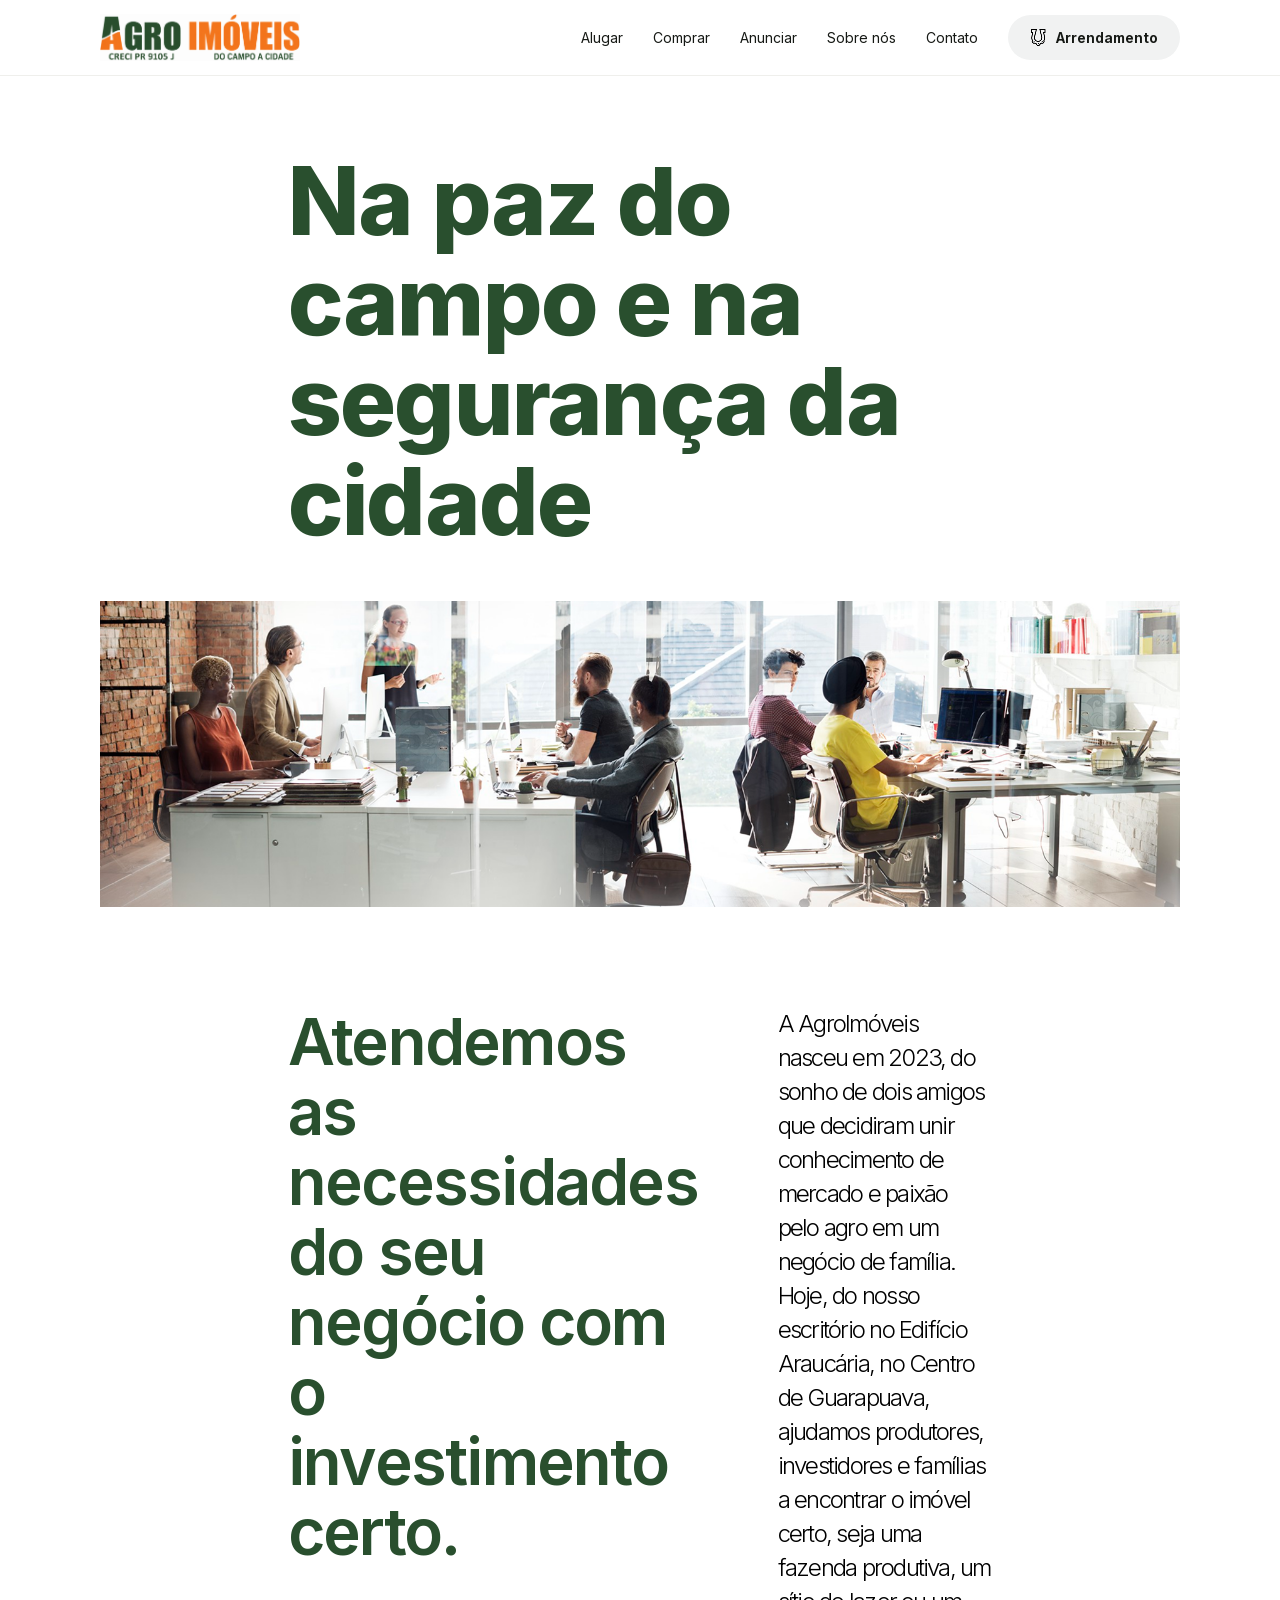
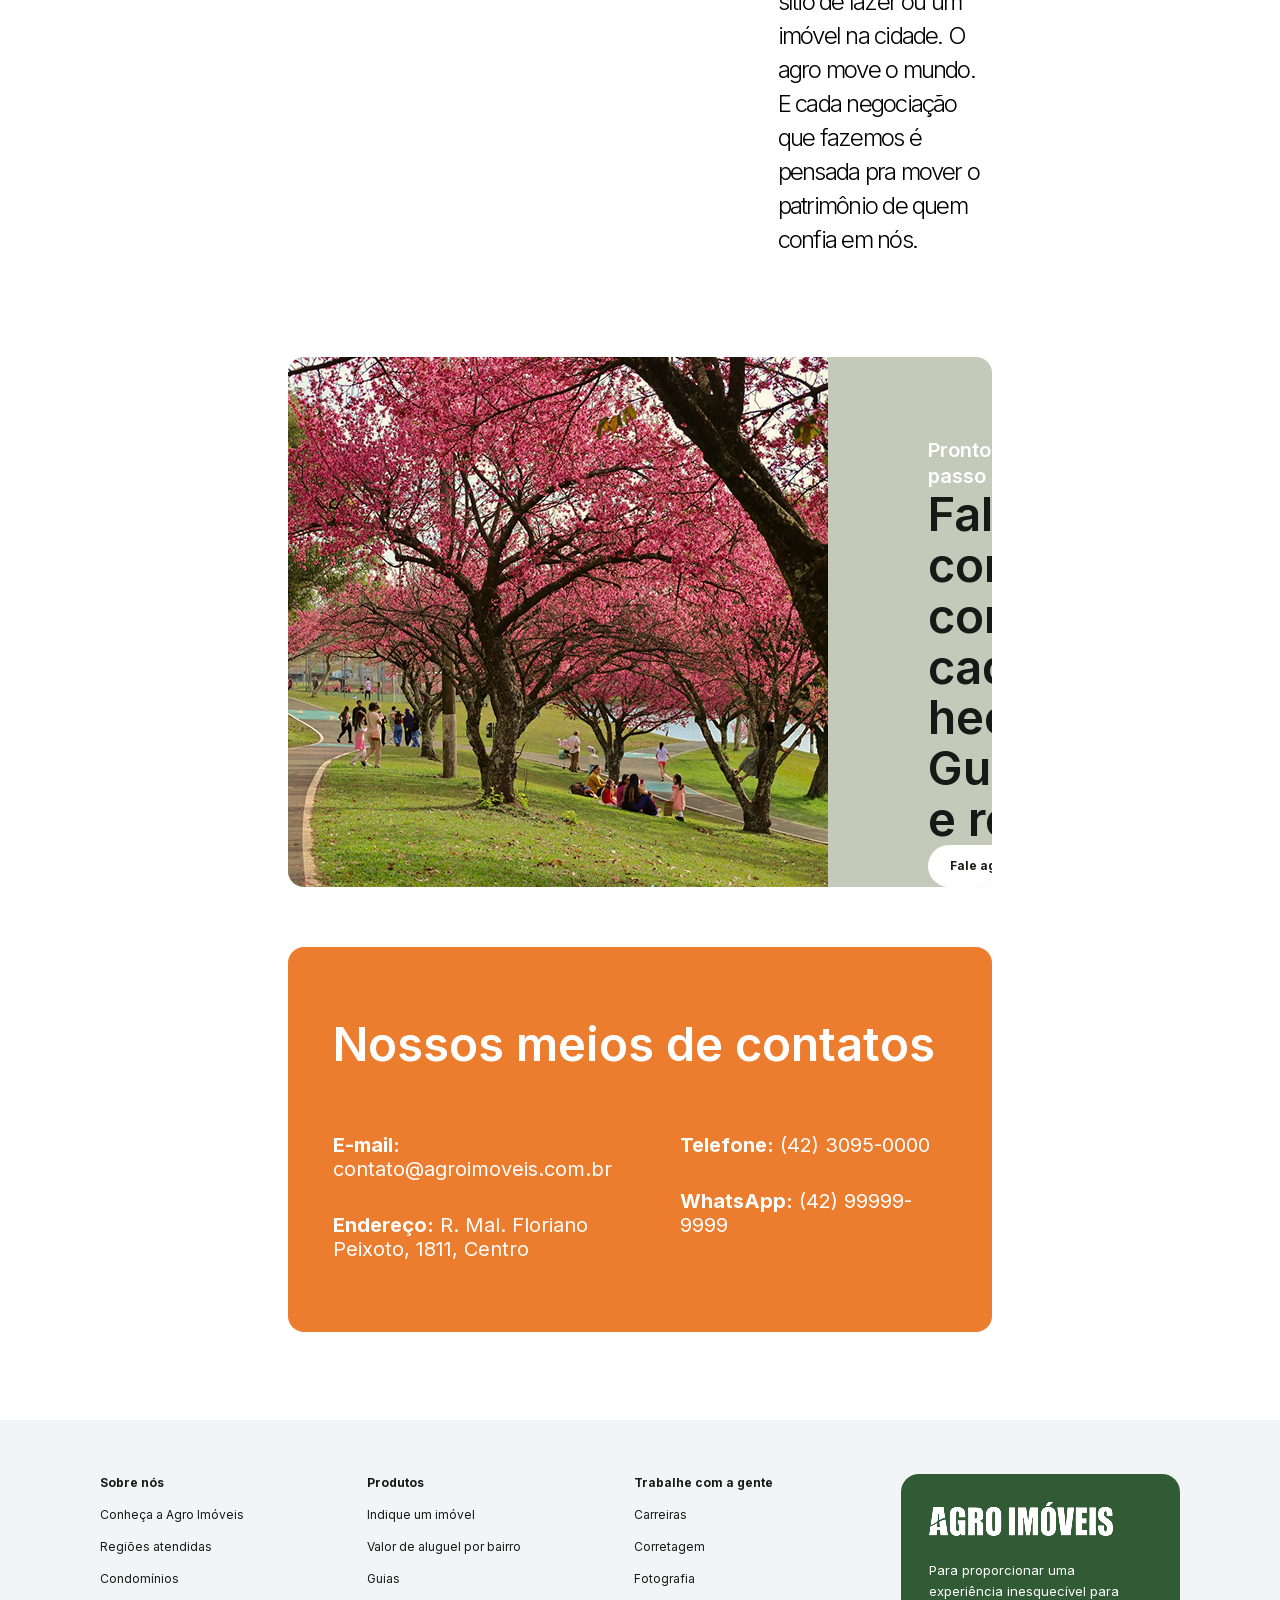
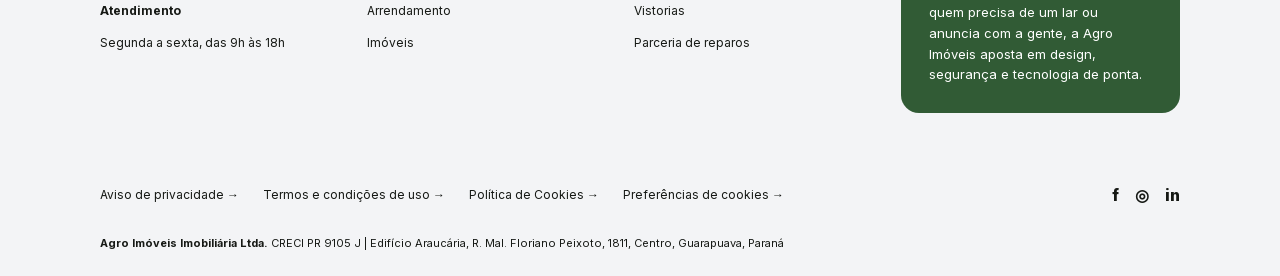
<file: sobre/index.html>
<!DOCTYPE html><html lang="pt-BR"><head><meta charSet="utf-8"/><meta name="viewport" content="width=device-width, initial-scale=1"/><link rel="preload" as="image" href="/images/logo-agro-imoveis.png"/><link rel="preload" as="image" href="/images/icon-ferradura.png"/><link rel="preload" as="image" href="/images/banner-sobre.png"/><link rel="preload" as="image" href="/images/ipe-sobre.png"/><link rel="preload" as="image" href="/images/logo-agro-imoveis-branca.png"/><link rel="stylesheet" href="/assets/index-CTNP4Oi0.css" data-rsc-css-href="/assets/index-CTNP4Oi0.css" data-precedence="vite-rsc/importer-resources"/><link rel="modulepreload" href="/assets/layout-segment-context-M6Tt5PAy.js" crossorigin=""/><link rel="modulepreload" href="/assets/rolldown-runtime-S-ySWqyJ.js" crossorigin=""/><link rel="modulepreload" href="/assets/index-BL026jTK.js" crossorigin=""/><link rel="modulepreload" href="/assets/framework-CXnKph_e.js" crossorigin=""/><link rel="modulepreload" href="/assets/AgroSite-22UKH-K9.js" crossorigin=""/><title>Agro Imóveis | Do campo à cidade</title><meta name="description" content="Imóveis urbanos e rurais em Guarapuava com atendimento direto, avaliação técnica e segurança em cada negociação."/><meta property="og:title" content="Agro Imóveis | Do campo à cidade"/><meta property="og:description" content="Seu próximo investimento em Guarapuava, do campo à cidade."/><meta property="og:type" content="website"/><meta property="og:locale" content="pt_BR"/><meta property="og:image" content="https://immfernanda.github.io/og.png"/><meta property="og:image:width" content="1200"/><meta property="og:image:height" content="630"/><meta property="og:image:alt" content="Agro Imóveis — do campo à cidade"/><meta name="twitter:card" content="summary_large_image"/><meta name="twitter:title" content="Agro Imóveis | Do campo à cidade"/><meta name="twitter:description" content="Seu próximo investimento em Guarapuava, do campo à cidade."/><meta name="twitter:image" content="https://immfernanda.github.io/og.png"/><link rel="shortcut icon" href="https://immfernanda.github.io/favicon.png"/><link rel="icon" href="https://immfernanda.github.io/favicon.png"/><script>self.__VINEXT_RSC_PARAMS__={}</script><script>self.__VINEXT_RSC_NAV__={"pathname":"/sobre","searchParams":[]}</script><link rel="modulepreload" href="/assets/index-BL026jTK.js" />
<link rel="preload" href="/assets/_vinext_fonts/inter-9df0d028785c/inter-7249155f.woff2" as="font" type="font/woff2" crossorigin />
<link rel="preload" href="/assets/_vinext_fonts/inter-9df0d028785c/inter-e34c5f1b.woff2" as="font" type="font/woff2" crossorigin />
<link rel="preload" href="/assets/_vinext_fonts/inter-9df0d028785c/inter-6e1a6b2b.woff2" as="font" type="font/woff2" crossorigin />
<link rel="preload" href="/assets/_vinext_fonts/inter-9df0d028785c/inter-656bbed6.woff2" as="font" type="font/woff2" crossorigin />
<link rel="preload" href="/assets/_vinext_fonts/inter-9df0d028785c/inter-fc83e075.woff2" as="font" type="font/woff2" crossorigin />
<link rel="preload" href="/assets/_vinext_fonts/inter-9df0d028785c/inter-749a3084.woff2" as="font" type="font/woff2" crossorigin />
<link rel="preload" href="/assets/_vinext_fonts/inter-9df0d028785c/inter-1ab1ad55.woff2" as="font" type="font/woff2" crossorigin />
<link rel="preload" href="/assets/_vinext_fonts/roboto-ab28ffb4f835/roboto-49ca8900.woff2" as="font" type="font/woff2" crossorigin />
<link rel="preload" href="/assets/_vinext_fonts/roboto-ab28ffb4f835/roboto-759898f6.woff2" as="font" type="font/woff2" crossorigin />
<link rel="preload" href="/assets/_vinext_fonts/roboto-ab28ffb4f835/roboto-c16ffb7f.woff2" as="font" type="font/woff2" crossorigin />
<link rel="preload" href="/assets/_vinext_fonts/roboto-ab28ffb4f835/roboto-eaaaa4bc.woff2" as="font" type="font/woff2" crossorigin />
<link rel="preload" href="/assets/_vinext_fonts/roboto-ab28ffb4f835/roboto-5470cb57.woff2" as="font" type="font/woff2" crossorigin />
<link rel="preload" href="/assets/_vinext_fonts/roboto-ab28ffb4f835/roboto-2b8b6c8e.woff2" as="font" type="font/woff2" crossorigin />
<link rel="preload" href="/assets/_vinext_fonts/roboto-ab28ffb4f835/roboto-601769f1.woff2" as="font" type="font/woff2" crossorigin />
<link rel="preload" href="/assets/_vinext_fonts/roboto-ab28ffb4f835/roboto-38013d5a.woff2" as="font" type="font/woff2" crossorigin />
<link rel="preload" href="/assets/_vinext_fonts/roboto-ab28ffb4f835/roboto-d2c1b6aa.woff2" as="font" type="font/woff2" crossorigin />
<style data-vinext-fonts>/* cyrillic-ext */
@font-face {
  font-family: 'Inter';
  font-style: normal;
  font-weight: 100 900;
  font-display: swap;
  src: url(/assets/_vinext_fonts/inter-9df0d028785c/inter-7249155f.woff2) format('woff2');
  unicode-range: U+0460-052F, U+1C80-1C8A, U+20B4, U+2DE0-2DFF, U+A640-A69F, U+FE2E-FE2F;
}
/* cyrillic */
@font-face {
  font-family: 'Inter';
  font-style: normal;
  font-weight: 100 900;
  font-display: swap;
  src: url(/assets/_vinext_fonts/inter-9df0d028785c/inter-e34c5f1b.woff2) format('woff2');
  unicode-range: U+0301, U+0400-045F, U+0490-0491, U+04B0-04B1, U+2116;
}
/* greek-ext */
@font-face {
  font-family: 'Inter';
  font-style: normal;
  font-weight: 100 900;
  font-display: swap;
  src: url(/assets/_vinext_fonts/inter-9df0d028785c/inter-6e1a6b2b.woff2) format('woff2');
  unicode-range: U+1F00-1FFF;
}
/* greek */
@font-face {
  font-family: 'Inter';
  font-style: normal;
  font-weight: 100 900;
  font-display: swap;
  src: url(/assets/_vinext_fonts/inter-9df0d028785c/inter-656bbed6.woff2) format('woff2');
  unicode-range: U+0370-0377, U+037A-037F, U+0384-038A, U+038C, U+038E-03A1, U+03A3-03FF;
}
/* vietnamese */
@font-face {
  font-family: 'Inter';
  font-style: normal;
  font-weight: 100 900;
  font-display: swap;
  src: url(/assets/_vinext_fonts/inter-9df0d028785c/inter-fc83e075.woff2) format('woff2');
  unicode-range: U+0102-0103, U+0110-0111, U+0128-0129, U+0168-0169, U+01A0-01A1, U+01AF-01B0, U+0300-0301, U+0303-0304, U+0308-0309, U+0323, U+0329, U+1EA0-1EF9, U+20AB;
}
/* latin-ext */
@font-face {
  font-family: 'Inter';
  font-style: normal;
  font-weight: 100 900;
  font-display: swap;
  src: url(/assets/_vinext_fonts/inter-9df0d028785c/inter-749a3084.woff2) format('woff2');
  unicode-range: U+0100-02BA, U+02BD-02C5, U+02C7-02CC, U+02CE-02D7, U+02DD-02FF, U+0304, U+0308, U+0329, U+1D00-1DBF, U+1E00-1E9F, U+1EF2-1EFF, U+2020, U+20A0-20AB, U+20AD-20C0, U+2113, U+2C60-2C7F, U+A720-A7FF;
}
/* latin */
@font-face {
  font-family: 'Inter';
  font-style: normal;
  font-weight: 100 900;
  font-display: swap;
  src: url(/assets/_vinext_fonts/inter-9df0d028785c/inter-1ab1ad55.woff2) format('woff2');
  unicode-range: U+0000-00FF, U+0131, U+0152-0153, U+02BB-02BC, U+02C6, U+02DA, U+02DC, U+0304, U+0308, U+0329, U+2000-206F, U+20AC, U+2122, U+2191, U+2193, U+2212, U+2215, U+FEFF, U+FFFD;
}

.__font_inter_0380wzv { font-family: 'Inter', sans-serif; }

.__variable_inter_0380wzv { --font-inter: 'Inter', sans-serif; }

/* cyrillic-ext */
@font-face {
  font-family: 'Roboto';
  font-style: normal;
  font-weight: 400;
  font-stretch: 100%;
  font-display: swap;
  src: url(/assets/_vinext_fonts/roboto-ab28ffb4f835/roboto-49ca8900.woff2) format('woff2');
  unicode-range: U+0460-052F, U+1C80-1C8A, U+20B4, U+2DE0-2DFF, U+A640-A69F, U+FE2E-FE2F;
}
/* cyrillic */
@font-face {
  font-family: 'Roboto';
  font-style: normal;
  font-weight: 400;
  font-stretch: 100%;
  font-display: swap;
  src: url(/assets/_vinext_fonts/roboto-ab28ffb4f835/roboto-759898f6.woff2) format('woff2');
  unicode-range: U+0301, U+0400-045F, U+0490-0491, U+04B0-04B1, U+2116;
}
/* greek-ext */
@font-face {
  font-family: 'Roboto';
  font-style: normal;
  font-weight: 400;
  font-stretch: 100%;
  font-display: swap;
  src: url(/assets/_vinext_fonts/roboto-ab28ffb4f835/roboto-c16ffb7f.woff2) format('woff2');
  unicode-range: U+1F00-1FFF;
}
/* greek */
@font-face {
  font-family: 'Roboto';
  font-style: normal;
  font-weight: 400;
  font-stretch: 100%;
  font-display: swap;
  src: url(/assets/_vinext_fonts/roboto-ab28ffb4f835/roboto-eaaaa4bc.woff2) format('woff2');
  unicode-range: U+0370-0377, U+037A-037F, U+0384-038A, U+038C, U+038E-03A1, U+03A3-03FF;
}
/* math */
@font-face {
  font-family: 'Roboto';
  font-style: normal;
  font-weight: 400;
  font-stretch: 100%;
  font-display: swap;
  src: url(/assets/_vinext_fonts/roboto-ab28ffb4f835/roboto-5470cb57.woff2) format('woff2');
  unicode-range: U+0302-0303, U+0305, U+0307-0308, U+0310, U+0312, U+0315, U+031A, U+0326-0327, U+032C, U+032F-0330, U+0332-0333, U+0338, U+033A, U+0346, U+034D, U+0391-03A1, U+03A3-03A9, U+03B1-03C9, U+03D1, U+03D5-03D6, U+03F0-03F1, U+03F4-03F5, U+2016-2017, U+2034-2038, U+203C, U+2040, U+2043, U+2047, U+2050, U+2057, U+205F, U+2070-2071, U+2074-208E, U+2090-209C, U+20D0-20DC, U+20E1, U+20E5-20EF, U+2100-2112, U+2114-2115, U+2117-2121, U+2123-214F, U+2190, U+2192, U+2194-21AE, U+21B0-21E5, U+21F1-21F2, U+21F4-2211, U+2213-2214, U+2216-22FF, U+2308-230B, U+2310, U+2319, U+231C-2321, U+2336-237A, U+237C, U+2395, U+239B-23B7, U+23D0, U+23DC-23E1, U+2474-2475, U+25AF, U+25B3, U+25B7, U+25BD, U+25C1, U+25CA, U+25CC, U+25FB, U+266D-266F, U+27C0-27FF, U+2900-2AFF, U+2B0E-2B11, U+2B30-2B4C, U+2BFE, U+3030, U+FF5B, U+FF5D, U+1D400-1D7FF, U+1EE00-1EEFF;
}
/* symbols */
@font-face {
  font-family: 'Roboto';
  font-style: normal;
  font-weight: 400;
  font-stretch: 100%;
  font-display: swap;
  src: url(/assets/_vinext_fonts/roboto-ab28ffb4f835/roboto-2b8b6c8e.woff2) format('woff2');
  unicode-range: U+0001-000C, U+000E-001F, U+007F-009F, U+20DD-20E0, U+20E2-20E4, U+2150-218F, U+2190, U+2192, U+2194-2199, U+21AF, U+21E6-21F0, U+21F3, U+2218-2219, U+2299, U+22C4-22C6, U+2300-243F, U+2440-244A, U+2460-24FF, U+25A0-27BF, U+2800-28FF, U+2921-2922, U+2981, U+29BF, U+29EB, U+2B00-2BFF, U+4DC0-4DFF, U+FFF9-FFFB, U+10140-1018E, U+10190-1019C, U+101A0, U+101D0-101FD, U+102E0-102FB, U+10E60-10E7E, U+1D2C0-1D2D3, U+1D2E0-1D37F, U+1F000-1F0FF, U+1F100-1F1AD, U+1F1E6-1F1FF, U+1F30D-1F30F, U+1F315, U+1F31C, U+1F31E, U+1F320-1F32C, U+1F336, U+1F378, U+1F37D, U+1F382, U+1F393-1F39F, U+1F3A7-1F3A8, U+1F3AC-1F3AF, U+1F3C2, U+1F3C4-1F3C6, U+1F3CA-1F3CE, U+1F3D4-1F3E0, U+1F3ED, U+1F3F1-1F3F3, U+1F3F5-1F3F7, U+1F408, U+1F415, U+1F41F, U+1F426, U+1F43F, U+1F441-1F442, U+1F444, U+1F446-1F449, U+1F44C-1F44E, U+1F453, U+1F46A, U+1F47D, U+1F4A3, U+1F4B0, U+1F4B3, U+1F4B9, U+1F4BB, U+1F4BF, U+1F4C8-1F4CB, U+1F4D6, U+1F4DA, U+1F4DF, U+1F4E3-1F4E6, U+1F4EA-1F4ED, U+1F4F7, U+1F4F9-1F4FB, U+1F4FD-1F4FE, U+1F503, U+1F507-1F50B, U+1F50D, U+1F512-1F513, U+1F53E-1F54A, U+1F54F-1F5FA, U+1F610, U+1F650-1F67F, U+1F687, U+1F68D, U+1F691, U+1F694, U+1F698, U+1F6AD, U+1F6B2, U+1F6B9-1F6BA, U+1F6BC, U+1F6C6-1F6CF, U+1F6D3-1F6D7, U+1F6E0-1F6EA, U+1F6F0-1F6F3, U+1F6F7-1F6FC, U+1F700-1F7FF, U+1F800-1F80B, U+1F810-1F847, U+1F850-1F859, U+1F860-1F887, U+1F890-1F8AD, U+1F8B0-1F8BB, U+1F8C0-1F8C1, U+1F900-1F90B, U+1F93B, U+1F946, U+1F984, U+1F996, U+1F9E9, U+1FA00-1FA6F, U+1FA70-1FA7C, U+1FA80-1FA89, U+1FA8F-1FAC6, U+1FACE-1FADC, U+1FADF-1FAE9, U+1FAF0-1FAF8, U+1FB00-1FBFF;
}
/* vietnamese */
@font-face {
  font-family: 'Roboto';
  font-style: normal;
  font-weight: 400;
  font-stretch: 100%;
  font-display: swap;
  src: url(/assets/_vinext_fonts/roboto-ab28ffb4f835/roboto-601769f1.woff2) format('woff2');
  unicode-range: U+0102-0103, U+0110-0111, U+0128-0129, U+0168-0169, U+01A0-01A1, U+01AF-01B0, U+0300-0301, U+0303-0304, U+0308-0309, U+0323, U+0329, U+1EA0-1EF9, U+20AB;
}
/* latin-ext */
@font-face {
  font-family: 'Roboto';
  font-style: normal;
  font-weight: 400;
  font-stretch: 100%;
  font-display: swap;
  src: url(/assets/_vinext_fonts/roboto-ab28ffb4f835/roboto-38013d5a.woff2) format('woff2');
  unicode-range: U+0100-02BA, U+02BD-02C5, U+02C7-02CC, U+02CE-02D7, U+02DD-02FF, U+0304, U+0308, U+0329, U+1D00-1DBF, U+1E00-1E9F, U+1EF2-1EFF, U+2020, U+20A0-20AB, U+20AD-20C0, U+2113, U+2C60-2C7F, U+A720-A7FF;
}
/* latin */
@font-face {
  font-family: 'Roboto';
  font-style: normal;
  font-weight: 400;
  font-stretch: 100%;
  font-display: swap;
  src: url(/assets/_vinext_fonts/roboto-ab28ffb4f835/roboto-d2c1b6aa.woff2) format('woff2');
  unicode-range: U+0000-00FF, U+0131, U+0152-0153, U+02BB-02BC, U+02C6, U+02DA, U+02DC, U+0304, U+0308, U+0329, U+2000-206F, U+20AC, U+2122, U+2191, U+2193, U+2212, U+2215, U+FEFF, U+FFFD;
}
/* cyrillic-ext */
@font-face {
  font-family: 'Roboto';
  font-style: normal;
  font-weight: 700;
  font-stretch: 100%;
  font-display: swap;
  src: url(/assets/_vinext_fonts/roboto-ab28ffb4f835/roboto-49ca8900.woff2) format('woff2');
  unicode-range: U+0460-052F, U+1C80-1C8A, U+20B4, U+2DE0-2DFF, U+A640-A69F, U+FE2E-FE2F;
}
/* cyrillic */
@font-face {
  font-family: 'Roboto';
  font-style: normal;
  font-weight: 700;
  font-stretch: 100%;
  font-display: swap;
  src: url(/assets/_vinext_fonts/roboto-ab28ffb4f835/roboto-759898f6.woff2) format('woff2');
  unicode-range: U+0301, U+0400-045F, U+0490-0491, U+04B0-04B1, U+2116;
}
/* greek-ext */
@font-face {
  font-family: 'Roboto';
  font-style: normal;
  font-weight: 700;
  font-stretch: 100%;
  font-display: swap;
  src: url(/assets/_vinext_fonts/roboto-ab28ffb4f835/roboto-c16ffb7f.woff2) format('woff2');
  unicode-range: U+1F00-1FFF;
}
/* greek */
@font-face {
  font-family: 'Roboto';
  font-style: normal;
  font-weight: 700;
  font-stretch: 100%;
  font-display: swap;
  src: url(/assets/_vinext_fonts/roboto-ab28ffb4f835/roboto-eaaaa4bc.woff2) format('woff2');
  unicode-range: U+0370-0377, U+037A-037F, U+0384-038A, U+038C, U+038E-03A1, U+03A3-03FF;
}
/* math */
@font-face {
  font-family: 'Roboto';
  font-style: normal;
  font-weight: 700;
  font-stretch: 100%;
  font-display: swap;
  src: url(/assets/_vinext_fonts/roboto-ab28ffb4f835/roboto-5470cb57.woff2) format('woff2');
  unicode-range: U+0302-0303, U+0305, U+0307-0308, U+0310, U+0312, U+0315, U+031A, U+0326-0327, U+032C, U+032F-0330, U+0332-0333, U+0338, U+033A, U+0346, U+034D, U+0391-03A1, U+03A3-03A9, U+03B1-03C9, U+03D1, U+03D5-03D6, U+03F0-03F1, U+03F4-03F5, U+2016-2017, U+2034-2038, U+203C, U+2040, U+2043, U+2047, U+2050, U+2057, U+205F, U+2070-2071, U+2074-208E, U+2090-209C, U+20D0-20DC, U+20E1, U+20E5-20EF, U+2100-2112, U+2114-2115, U+2117-2121, U+2123-214F, U+2190, U+2192, U+2194-21AE, U+21B0-21E5, U+21F1-21F2, U+21F4-2211, U+2213-2214, U+2216-22FF, U+2308-230B, U+2310, U+2319, U+231C-2321, U+2336-237A, U+237C, U+2395, U+239B-23B7, U+23D0, U+23DC-23E1, U+2474-2475, U+25AF, U+25B3, U+25B7, U+25BD, U+25C1, U+25CA, U+25CC, U+25FB, U+266D-266F, U+27C0-27FF, U+2900-2AFF, U+2B0E-2B11, U+2B30-2B4C, U+2BFE, U+3030, U+FF5B, U+FF5D, U+1D400-1D7FF, U+1EE00-1EEFF;
}
/* symbols */
@font-face {
  font-family: 'Roboto';
  font-style: normal;
  font-weight: 700;
  font-stretch: 100%;
  font-display: swap;
  src: url(/assets/_vinext_fonts/roboto-ab28ffb4f835/roboto-2b8b6c8e.woff2) format('woff2');
  unicode-range: U+0001-000C, U+000E-001F, U+007F-009F, U+20DD-20E0, U+20E2-20E4, U+2150-218F, U+2190, U+2192, U+2194-2199, U+21AF, U+21E6-21F0, U+21F3, U+2218-2219, U+2299, U+22C4-22C6, U+2300-243F, U+2440-244A, U+2460-24FF, U+25A0-27BF, U+2800-28FF, U+2921-2922, U+2981, U+29BF, U+29EB, U+2B00-2BFF, U+4DC0-4DFF, U+FFF9-FFFB, U+10140-1018E, U+10190-1019C, U+101A0, U+101D0-101FD, U+102E0-102FB, U+10E60-10E7E, U+1D2C0-1D2D3, U+1D2E0-1D37F, U+1F000-1F0FF, U+1F100-1F1AD, U+1F1E6-1F1FF, U+1F30D-1F30F, U+1F315, U+1F31C, U+1F31E, U+1F320-1F32C, U+1F336, U+1F378, U+1F37D, U+1F382, U+1F393-1F39F, U+1F3A7-1F3A8, U+1F3AC-1F3AF, U+1F3C2, U+1F3C4-1F3C6, U+1F3CA-1F3CE, U+1F3D4-1F3E0, U+1F3ED, U+1F3F1-1F3F3, U+1F3F5-1F3F7, U+1F408, U+1F415, U+1F41F, U+1F426, U+1F43F, U+1F441-1F442, U+1F444, U+1F446-1F449, U+1F44C-1F44E, U+1F453, U+1F46A, U+1F47D, U+1F4A3, U+1F4B0, U+1F4B3, U+1F4B9, U+1F4BB, U+1F4BF, U+1F4C8-1F4CB, U+1F4D6, U+1F4DA, U+1F4DF, U+1F4E3-1F4E6, U+1F4EA-1F4ED, U+1F4F7, U+1F4F9-1F4FB, U+1F4FD-1F4FE, U+1F503, U+1F507-1F50B, U+1F50D, U+1F512-1F513, U+1F53E-1F54A, U+1F54F-1F5FA, U+1F610, U+1F650-1F67F, U+1F687, U+1F68D, U+1F691, U+1F694, U+1F698, U+1F6AD, U+1F6B2, U+1F6B9-1F6BA, U+1F6BC, U+1F6C6-1F6CF, U+1F6D3-1F6D7, U+1F6E0-1F6EA, U+1F6F0-1F6F3, U+1F6F7-1F6FC, U+1F700-1F7FF, U+1F800-1F80B, U+1F810-1F847, U+1F850-1F859, U+1F860-1F887, U+1F890-1F8AD, U+1F8B0-1F8BB, U+1F8C0-1F8C1, U+1F900-1F90B, U+1F93B, U+1F946, U+1F984, U+1F996, U+1F9E9, U+1FA00-1FA6F, U+1FA70-1FA7C, U+1FA80-1FA89, U+1FA8F-1FAC6, U+1FACE-1FADC, U+1FADF-1FAE9, U+1FAF0-1FAF8, U+1FB00-1FBFF;
}
/* vietnamese */
@font-face {
  font-family: 'Roboto';
  font-style: normal;
  font-weight: 700;
  font-stretch: 100%;
  font-display: swap;
  src: url(/assets/_vinext_fonts/roboto-ab28ffb4f835/roboto-601769f1.woff2) format('woff2');
  unicode-range: U+0102-0103, U+0110-0111, U+0128-0129, U+0168-0169, U+01A0-01A1, U+01AF-01B0, U+0300-0301, U+0303-0304, U+0308-0309, U+0323, U+0329, U+1EA0-1EF9, U+20AB;
}
/* latin-ext */
@font-face {
  font-family: 'Roboto';
  font-style: normal;
  font-weight: 700;
  font-stretch: 100%;
  font-display: swap;
  src: url(/assets/_vinext_fonts/roboto-ab28ffb4f835/roboto-38013d5a.woff2) format('woff2');
  unicode-range: U+0100-02BA, U+02BD-02C5, U+02C7-02CC, U+02CE-02D7, U+02DD-02FF, U+0304, U+0308, U+0329, U+1D00-1DBF, U+1E00-1E9F, U+1EF2-1EFF, U+2020, U+20A0-20AB, U+20AD-20C0, U+2113, U+2C60-2C7F, U+A720-A7FF;
}
/* latin */
@font-face {
  font-family: 'Roboto';
  font-style: normal;
  font-weight: 700;
  font-stretch: 100%;
  font-display: swap;
  src: url(/assets/_vinext_fonts/roboto-ab28ffb4f835/roboto-d2c1b6aa.woff2) format('woff2');
  unicode-range: U+0000-00FF, U+0131, U+0152-0153, U+02BB-02BC, U+02C6, U+02DA, U+02DC, U+0304, U+0308, U+0329, U+2000-206F, U+20AC, U+2122, U+2191, U+2193, U+2212, U+2215, U+FEFF, U+FFFD;
}

.__font_roboto_1fiw7n3 { font-family: 'Roboto', sans-serif; }

.__variable_roboto_1fiw7n3 { --font-roboto: 'Roboto', sans-serif; }
</style>
</head><body class="__variable_inter_0380wzv __variable_roboto_1fiw7n3"><header class="site-header"><div class="header-inner"><a class="brand" href="/" aria-label="Agro Imóveis - página inicial"><img src="/images/logo-agro-imoveis.png" alt="Agro Imóveis — do campo à cidade"/></a><button class="menu-toggle" type="button" aria-expanded="false" aria-label="Abrir menu">☰</button><nav class="nav" aria-label="Navegação principal"><a href="/catalogo?transacao=Alugar">Alugar</a><a href="/catalogo?transacao=Comprar">Comprar</a><button type="button">Anunciar</button><a href="/sobre">Sobre nós</a><a href="/sobre#contato">Contato</a><button class="rent-button" type="button"><img class="horseshoe-icon" src="/images/icon-ferradura.png" alt="" aria-hidden="true"/>Arrendamento</button></nav></div></header><main><section class="about-hero"><h1 class="about-body-width">Na paz do campo e na<br/>segurança da cidade</h1><div class="about-banner"><img src="/images/banner-sobre.png" alt="Equipe reunida em um escritório iluminado"/></div></section><section class="about-intro about-body-width"><h2>Atendemos as necessidades do seu negócio com o investimento certo.</h2><p>A AgroImóveis nasceu em 2023, do sonho de dois amigos que decidiram unir conhecimento de mercado e paixão pelo agro em um negócio de família. Hoje, do nosso escritório no Edifício Araucária, no Centro de Guarapuava, ajudamos produtores, investidores e famílias a encontrar o imóvel certo, seja uma fazenda produtiva, um sítio de lazer ou um imóvel na cidade. O agro move o mundo. E cada negociação que fazemos é pensada pra mover o patrimônio de quem confia em nós.</p></section><section class="about-cta about-body-width"><img src="/images/ipe-sobre.png" alt="Ipês floridos em um parque de Guarapuava"/><div><small>Pronto pra dar o próximo passo no seu investimento?</small><h2>Fale agora com quem conhece cada hectare de Guarapuava e região.</h2><a class="white-button" href="#contato">Fale agora com nossa equipe</a></div></section><section class="contact-band about-body-width" id="contato"><h2>Nossos meios de contatos</h2><div class="contact-columns"><div><span><b>E-mail:</b> contato@agroimoveis.com.br</span><span><b>Endereço:</b> R. Mal. Floriano Peixoto, 1811, Centro</span></div><div><span><b>Telefone:</b> (42) 3095-0000</span><span><b>WhatsApp:</b> (42) 99999-9999</span></div></div></section></main><footer class="site-footer"><div class="footer-grid"><div><strong>Sobre nós</strong><a href="/sobre">Conheça a Agro Imóveis</a><a href="/sobre">Regiões atendidas</a><a href="/catalogo">Condomínios</a><b>Atendimento</b><span>Segunda a sexta, das 9h às 18h</span></div><div><strong>Produtos</strong><button type="button">Indique um imóvel</button><a href="/catalogo?transacao=Alugar">Valor de aluguel por bairro</a><a href="/catalogo">Guias</a><button type="button">Arrendamento</button><a href="/catalogo">Imóveis</a></div><div><strong>Trabalhe com a gente</strong><a href="/sobre#contato">Carreiras</a><a href="/sobre#contato">Corretagem</a><a href="/sobre#contato">Fotografia</a><a href="/sobre#contato">Vistorias</a><a href="/sobre#contato">Parceria de reparos</a></div><div class="footer-card"><img class="footer-logo" src="/images/logo-agro-imoveis-branca.png" alt="Agro Imóveis"/><p>Para proporcionar uma experiência inesquecível para quem precisa de um lar ou anuncia com a gente, a Agro Imóveis aposta em design, segurança e tecnologia de ponta.</p></div></div><div class="footer-bottom"><div class="legal-links"><a href="/aviso-de-privacidade">Aviso de privacidade →</a><a href="/termos-e-condicoes">Termos e condições de uso →</a><a href="/politica-de-cookies">Política de Cookies →</a><a href="/preferencias-de-cookies">Preferências de cookies →</a></div><div class="socials" aria-label="Redes sociais"><span>f</span><span>◎</span><span>in</span></div></div><p class="company-line"><strong>Agro Imóveis Imobiliária Ltda.</strong> CRECI PR 9105 J | Edifício Araucária, R. Mal. Floriano Peixoto, 1811, Centro, Guarapuava, Paraná</p></footer><script id="_R_">import("/assets/index-BL026jTK.js")</script></body></html><script>self.__VINEXT_RSC_CHUNKS__=self.__VINEXT_RSC_CHUNKS__||[];self.__VINEXT_RSC_CHUNKS__.push("2:I[\"8c0f216c4604\",[],\"Children\",1]\n3:I[\"15c18cfaeeff\",[],\"LayoutSegmentProvider\",1]\n4:I[\"8c0f216c4604\",[],\"Slot\",1]\n5:I[\"593f344dc510\",[],\"RedirectBoundary\",1]\n:HL[\"/assets/index-CTNP4Oi0.css\",\"style\"]\n")</script><script>self.__VINEXT_RSC_CHUNKS__=self.__VINEXT_RSC_CHUNKS__||[];self.__VINEXT_RSC_CHUNKS__.push("0:{\"__route\":\"route:/sobre\",\"__interceptionContext\":null,\"__layoutIds\":[\"layout:/\"],\"__rootLayout\":\"/\",\"page:/sobre\":\"$L1\",\"layout:/\":[[[[\"$\",\"link\",\"css:/assets/index-CTNP4Oi0.css\",{\"rel\":\"stylesheet\",\"precedence\":\"vite-rsc/importer-resources\",\"href\":\"/assets/index-CTNP4Oi0.css\",\"data-rsc-css-href\":\"/assets/index-CTNP4Oi0.css\"}],\"$undefined\"],[\"$\",\"html\",null,{\"lang\":\"pt-BR\",\"children\":[\"$\",\"body\",null,{\"className\":\"__variable_inter_0380wzv __variable_roboto_1fiw7n3\",\"children\":[\"$\",\"$L2\",null,{}]}]}]],null],\"route:/sobre\":[[[\"$\",\"meta\",null,{\"charSet\":\"utf-8\"}],[[\"$\",\"title\",\"0\",{\"children\":\"Agro Imóveis | Do campo à cidade\"}],[\"$\",\"meta\",\"1\",{\"name\":\"description\",\"content\":\"Imóveis urbanos e rurais em Guarapuava com atendimento direto, avaliação técnica e segurança em cada negociação.\"}],[\"$\",\"meta\",\"2\",{\"property\":\"og:title\",\"content\":\"Agro Imóveis | Do campo à cidade\"}],[\"$\",\"meta\",\"3\",{\"property\":\"og:description\",\"content\":\"Seu próximo investimento em Guarapuava, do campo à cidade.\"}],[\"$\",\"meta\",\"4\",{\"property\":\"og:type\",\"content\":\"website\"}],[\"$\",\"meta\",\"5\",{\"property\":\"og:locale\",\"content\":\"pt_BR\"}],[\"$\",\"meta\",\"6\",{\"property\":\"og:image\",\"content\":\"https://immfernanda.github.io/og.png\"}],[\"$\",\"meta\",\"7\",{\"property\":\"og:image:width\",\"content\":\"1200\"}],[\"$\",\"meta\",\"8\",{\"property\":\"og:image:height\",\"content\":\"630\"}],[\"$\",\"meta\",\"9\",{\"property\":\"og:image:alt\",\"content\":\"Agro Imóveis — do campo à cidade\"}],[\"$\",\"meta\",\"10\",{\"name\":\"twitter:card\",\"content\":\"summary_large_image\"}],[\"$\",\"meta\",\"11\",{\"name\":\"twitter:title\",\"content\":\"Agro Imóveis | Do campo à cidade\"}],[\"$\",\"meta\",\"12\",{\"name\":\"twitter:description\",\"content\":\"Seu próximo investimento em Guarapuava, do campo à cidade.\"}],[\"$\",\"meta\",\"13\",{\"name\":\"twitter:image\",\"content\":\"https://immfernanda.github.io/og.png\"}],[\"$\",\"link\",\"14\",{\"rel\":\"shortcut icon\",\"href\":\"https://immfernanda.github.io/favicon.png\"}],[\"$\",\"link\",\"15\",{\"rel\":\"icon\",\"href\":\"https://immfernanda.github.io/favicon.png\"}]],[[\"$\",\"meta\",\"0\",{\"name\":\"viewport\",\"content\":\"width=device-width, initial-scale=1\"}]]],[\"$\",\"$L3\",null,{\"segmentMap\":{\"children\":[\"sobre\"]},\"children\":[\"$\",\"$L4\",null,{\"id\":\"layout:/\",\"parallelSlots\":\"$undefined\",\"children\":[\"$\",\"$L5\",null,{\"children\":[\"$\",\"$L3\",null,{\"segmentMap\":{\"children\":[]},\"children\":[\"$\",\"$L4\",null,{\"id\":\"page:/sobre\"}]}]}]}]}]],\"__layoutFlags\":{\"layout:/\":\"s\"},\"__artifactCompatibility\":{\"schemaVersion\":1,\"graphVersion\":\"app-route-graph:31ueg41o5uiyk\",\"deploymentVersion\":\"6cd721f0-b1c2-4c55-9834-f9baa3b07d9f\",\"appElementsSchemaVersion\":1,\"rscPayloadSchemaVersion\":1,\"rootBoundaryId\":\"/\",\"renderEpoch\":null}}\n6:I[\"c9f7ae83453f\",[],\"default\",1]\n1:[\"$\",\"$L6\",null,{\"page\":\"about\"}]\n")</script><script>self.__VINEXT_RSC_DONE__=true</script>
</file>
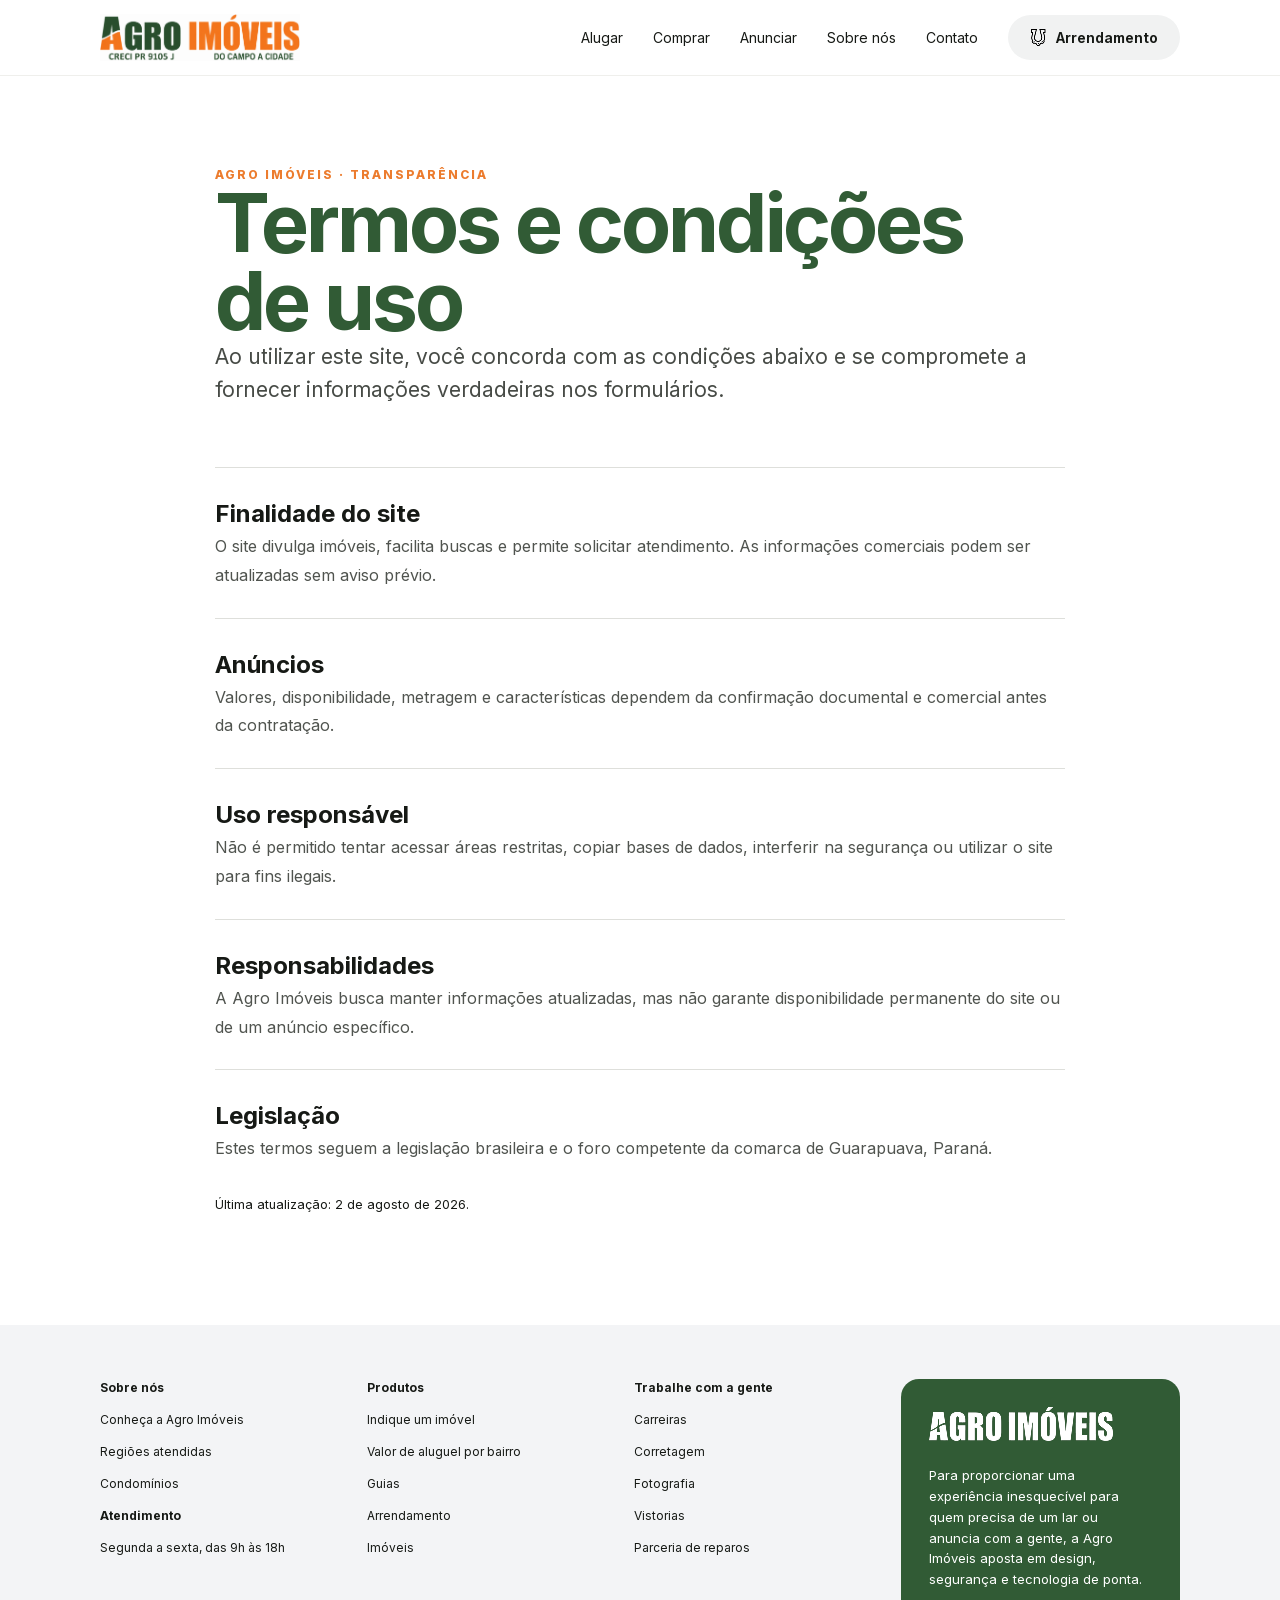
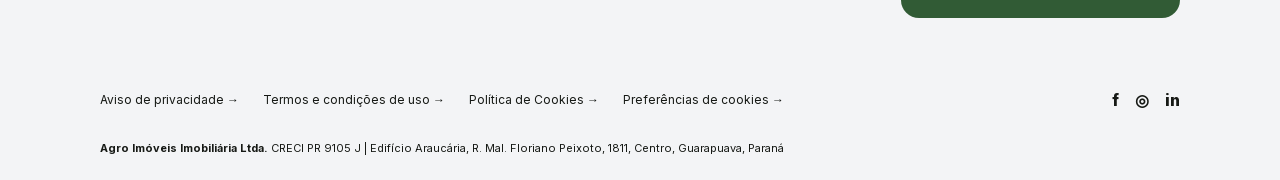
<file: termos-e-condicoes/index.html>
<!DOCTYPE html><html lang="pt-BR"><head><meta charSet="utf-8"/><meta name="viewport" content="width=device-width, initial-scale=1"/><link rel="preload" as="image" href="/images/logo-agro-imoveis.png"/><link rel="preload" as="image" href="/images/icon-ferradura.png"/><link rel="preload" as="image" href="/images/logo-agro-imoveis-branca.png"/><link rel="stylesheet" href="/assets/index-CTNP4Oi0.css" data-rsc-css-href="/assets/index-CTNP4Oi0.css" data-precedence="vite-rsc/importer-resources"/><link rel="modulepreload" href="/assets/layout-segment-context-M6Tt5PAy.js" crossorigin=""/><link rel="modulepreload" href="/assets/rolldown-runtime-S-ySWqyJ.js" crossorigin=""/><link rel="modulepreload" href="/assets/index-BL026jTK.js" crossorigin=""/><link rel="modulepreload" href="/assets/framework-CXnKph_e.js" crossorigin=""/><link rel="modulepreload" href="/assets/AgroSite-22UKH-K9.js" crossorigin=""/><title>Agro Imóveis | Do campo à cidade</title><meta name="description" content="Imóveis urbanos e rurais em Guarapuava com atendimento direto, avaliação técnica e segurança em cada negociação."/><meta property="og:title" content="Agro Imóveis | Do campo à cidade"/><meta property="og:description" content="Seu próximo investimento em Guarapuava, do campo à cidade."/><meta property="og:type" content="website"/><meta property="og:locale" content="pt_BR"/><meta property="og:image" content="https://immfernanda.github.io/og.png"/><meta property="og:image:width" content="1200"/><meta property="og:image:height" content="630"/><meta property="og:image:alt" content="Agro Imóveis — do campo à cidade"/><meta name="twitter:card" content="summary_large_image"/><meta name="twitter:title" content="Agro Imóveis | Do campo à cidade"/><meta name="twitter:description" content="Seu próximo investimento em Guarapuava, do campo à cidade."/><meta name="twitter:image" content="https://immfernanda.github.io/og.png"/><link rel="shortcut icon" href="https://immfernanda.github.io/favicon.png"/><link rel="icon" href="https://immfernanda.github.io/favicon.png"/><script>self.__VINEXT_RSC_PARAMS__={}</script><script>self.__VINEXT_RSC_NAV__={"pathname":"/termos-e-condicoes","searchParams":[]}</script><link rel="modulepreload" href="/assets/index-BL026jTK.js" />
<link rel="preload" href="/assets/_vinext_fonts/inter-9df0d028785c/inter-7249155f.woff2" as="font" type="font/woff2" crossorigin />
<link rel="preload" href="/assets/_vinext_fonts/inter-9df0d028785c/inter-e34c5f1b.woff2" as="font" type="font/woff2" crossorigin />
<link rel="preload" href="/assets/_vinext_fonts/inter-9df0d028785c/inter-6e1a6b2b.woff2" as="font" type="font/woff2" crossorigin />
<link rel="preload" href="/assets/_vinext_fonts/inter-9df0d028785c/inter-656bbed6.woff2" as="font" type="font/woff2" crossorigin />
<link rel="preload" href="/assets/_vinext_fonts/inter-9df0d028785c/inter-fc83e075.woff2" as="font" type="font/woff2" crossorigin />
<link rel="preload" href="/assets/_vinext_fonts/inter-9df0d028785c/inter-749a3084.woff2" as="font" type="font/woff2" crossorigin />
<link rel="preload" href="/assets/_vinext_fonts/inter-9df0d028785c/inter-1ab1ad55.woff2" as="font" type="font/woff2" crossorigin />
<link rel="preload" href="/assets/_vinext_fonts/roboto-ab28ffb4f835/roboto-49ca8900.woff2" as="font" type="font/woff2" crossorigin />
<link rel="preload" href="/assets/_vinext_fonts/roboto-ab28ffb4f835/roboto-759898f6.woff2" as="font" type="font/woff2" crossorigin />
<link rel="preload" href="/assets/_vinext_fonts/roboto-ab28ffb4f835/roboto-c16ffb7f.woff2" as="font" type="font/woff2" crossorigin />
<link rel="preload" href="/assets/_vinext_fonts/roboto-ab28ffb4f835/roboto-eaaaa4bc.woff2" as="font" type="font/woff2" crossorigin />
<link rel="preload" href="/assets/_vinext_fonts/roboto-ab28ffb4f835/roboto-5470cb57.woff2" as="font" type="font/woff2" crossorigin />
<link rel="preload" href="/assets/_vinext_fonts/roboto-ab28ffb4f835/roboto-2b8b6c8e.woff2" as="font" type="font/woff2" crossorigin />
<link rel="preload" href="/assets/_vinext_fonts/roboto-ab28ffb4f835/roboto-601769f1.woff2" as="font" type="font/woff2" crossorigin />
<link rel="preload" href="/assets/_vinext_fonts/roboto-ab28ffb4f835/roboto-38013d5a.woff2" as="font" type="font/woff2" crossorigin />
<link rel="preload" href="/assets/_vinext_fonts/roboto-ab28ffb4f835/roboto-d2c1b6aa.woff2" as="font" type="font/woff2" crossorigin />
<style data-vinext-fonts>/* cyrillic-ext */
@font-face {
  font-family: 'Inter';
  font-style: normal;
  font-weight: 100 900;
  font-display: swap;
  src: url(/assets/_vinext_fonts/inter-9df0d028785c/inter-7249155f.woff2) format('woff2');
  unicode-range: U+0460-052F, U+1C80-1C8A, U+20B4, U+2DE0-2DFF, U+A640-A69F, U+FE2E-FE2F;
}
/* cyrillic */
@font-face {
  font-family: 'Inter';
  font-style: normal;
  font-weight: 100 900;
  font-display: swap;
  src: url(/assets/_vinext_fonts/inter-9df0d028785c/inter-e34c5f1b.woff2) format('woff2');
  unicode-range: U+0301, U+0400-045F, U+0490-0491, U+04B0-04B1, U+2116;
}
/* greek-ext */
@font-face {
  font-family: 'Inter';
  font-style: normal;
  font-weight: 100 900;
  font-display: swap;
  src: url(/assets/_vinext_fonts/inter-9df0d028785c/inter-6e1a6b2b.woff2) format('woff2');
  unicode-range: U+1F00-1FFF;
}
/* greek */
@font-face {
  font-family: 'Inter';
  font-style: normal;
  font-weight: 100 900;
  font-display: swap;
  src: url(/assets/_vinext_fonts/inter-9df0d028785c/inter-656bbed6.woff2) format('woff2');
  unicode-range: U+0370-0377, U+037A-037F, U+0384-038A, U+038C, U+038E-03A1, U+03A3-03FF;
}
/* vietnamese */
@font-face {
  font-family: 'Inter';
  font-style: normal;
  font-weight: 100 900;
  font-display: swap;
  src: url(/assets/_vinext_fonts/inter-9df0d028785c/inter-fc83e075.woff2) format('woff2');
  unicode-range: U+0102-0103, U+0110-0111, U+0128-0129, U+0168-0169, U+01A0-01A1, U+01AF-01B0, U+0300-0301, U+0303-0304, U+0308-0309, U+0323, U+0329, U+1EA0-1EF9, U+20AB;
}
/* latin-ext */
@font-face {
  font-family: 'Inter';
  font-style: normal;
  font-weight: 100 900;
  font-display: swap;
  src: url(/assets/_vinext_fonts/inter-9df0d028785c/inter-749a3084.woff2) format('woff2');
  unicode-range: U+0100-02BA, U+02BD-02C5, U+02C7-02CC, U+02CE-02D7, U+02DD-02FF, U+0304, U+0308, U+0329, U+1D00-1DBF, U+1E00-1E9F, U+1EF2-1EFF, U+2020, U+20A0-20AB, U+20AD-20C0, U+2113, U+2C60-2C7F, U+A720-A7FF;
}
/* latin */
@font-face {
  font-family: 'Inter';
  font-style: normal;
  font-weight: 100 900;
  font-display: swap;
  src: url(/assets/_vinext_fonts/inter-9df0d028785c/inter-1ab1ad55.woff2) format('woff2');
  unicode-range: U+0000-00FF, U+0131, U+0152-0153, U+02BB-02BC, U+02C6, U+02DA, U+02DC, U+0304, U+0308, U+0329, U+2000-206F, U+20AC, U+2122, U+2191, U+2193, U+2212, U+2215, U+FEFF, U+FFFD;
}

.__font_inter_0380wzv { font-family: 'Inter', sans-serif; }

.__variable_inter_0380wzv { --font-inter: 'Inter', sans-serif; }

/* cyrillic-ext */
@font-face {
  font-family: 'Roboto';
  font-style: normal;
  font-weight: 400;
  font-stretch: 100%;
  font-display: swap;
  src: url(/assets/_vinext_fonts/roboto-ab28ffb4f835/roboto-49ca8900.woff2) format('woff2');
  unicode-range: U+0460-052F, U+1C80-1C8A, U+20B4, U+2DE0-2DFF, U+A640-A69F, U+FE2E-FE2F;
}
/* cyrillic */
@font-face {
  font-family: 'Roboto';
  font-style: normal;
  font-weight: 400;
  font-stretch: 100%;
  font-display: swap;
  src: url(/assets/_vinext_fonts/roboto-ab28ffb4f835/roboto-759898f6.woff2) format('woff2');
  unicode-range: U+0301, U+0400-045F, U+0490-0491, U+04B0-04B1, U+2116;
}
/* greek-ext */
@font-face {
  font-family: 'Roboto';
  font-style: normal;
  font-weight: 400;
  font-stretch: 100%;
  font-display: swap;
  src: url(/assets/_vinext_fonts/roboto-ab28ffb4f835/roboto-c16ffb7f.woff2) format('woff2');
  unicode-range: U+1F00-1FFF;
}
/* greek */
@font-face {
  font-family: 'Roboto';
  font-style: normal;
  font-weight: 400;
  font-stretch: 100%;
  font-display: swap;
  src: url(/assets/_vinext_fonts/roboto-ab28ffb4f835/roboto-eaaaa4bc.woff2) format('woff2');
  unicode-range: U+0370-0377, U+037A-037F, U+0384-038A, U+038C, U+038E-03A1, U+03A3-03FF;
}
/* math */
@font-face {
  font-family: 'Roboto';
  font-style: normal;
  font-weight: 400;
  font-stretch: 100%;
  font-display: swap;
  src: url(/assets/_vinext_fonts/roboto-ab28ffb4f835/roboto-5470cb57.woff2) format('woff2');
  unicode-range: U+0302-0303, U+0305, U+0307-0308, U+0310, U+0312, U+0315, U+031A, U+0326-0327, U+032C, U+032F-0330, U+0332-0333, U+0338, U+033A, U+0346, U+034D, U+0391-03A1, U+03A3-03A9, U+03B1-03C9, U+03D1, U+03D5-03D6, U+03F0-03F1, U+03F4-03F5, U+2016-2017, U+2034-2038, U+203C, U+2040, U+2043, U+2047, U+2050, U+2057, U+205F, U+2070-2071, U+2074-208E, U+2090-209C, U+20D0-20DC, U+20E1, U+20E5-20EF, U+2100-2112, U+2114-2115, U+2117-2121, U+2123-214F, U+2190, U+2192, U+2194-21AE, U+21B0-21E5, U+21F1-21F2, U+21F4-2211, U+2213-2214, U+2216-22FF, U+2308-230B, U+2310, U+2319, U+231C-2321, U+2336-237A, U+237C, U+2395, U+239B-23B7, U+23D0, U+23DC-23E1, U+2474-2475, U+25AF, U+25B3, U+25B7, U+25BD, U+25C1, U+25CA, U+25CC, U+25FB, U+266D-266F, U+27C0-27FF, U+2900-2AFF, U+2B0E-2B11, U+2B30-2B4C, U+2BFE, U+3030, U+FF5B, U+FF5D, U+1D400-1D7FF, U+1EE00-1EEFF;
}
/* symbols */
@font-face {
  font-family: 'Roboto';
  font-style: normal;
  font-weight: 400;
  font-stretch: 100%;
  font-display: swap;
  src: url(/assets/_vinext_fonts/roboto-ab28ffb4f835/roboto-2b8b6c8e.woff2) format('woff2');
  unicode-range: U+0001-000C, U+000E-001F, U+007F-009F, U+20DD-20E0, U+20E2-20E4, U+2150-218F, U+2190, U+2192, U+2194-2199, U+21AF, U+21E6-21F0, U+21F3, U+2218-2219, U+2299, U+22C4-22C6, U+2300-243F, U+2440-244A, U+2460-24FF, U+25A0-27BF, U+2800-28FF, U+2921-2922, U+2981, U+29BF, U+29EB, U+2B00-2BFF, U+4DC0-4DFF, U+FFF9-FFFB, U+10140-1018E, U+10190-1019C, U+101A0, U+101D0-101FD, U+102E0-102FB, U+10E60-10E7E, U+1D2C0-1D2D3, U+1D2E0-1D37F, U+1F000-1F0FF, U+1F100-1F1AD, U+1F1E6-1F1FF, U+1F30D-1F30F, U+1F315, U+1F31C, U+1F31E, U+1F320-1F32C, U+1F336, U+1F378, U+1F37D, U+1F382, U+1F393-1F39F, U+1F3A7-1F3A8, U+1F3AC-1F3AF, U+1F3C2, U+1F3C4-1F3C6, U+1F3CA-1F3CE, U+1F3D4-1F3E0, U+1F3ED, U+1F3F1-1F3F3, U+1F3F5-1F3F7, U+1F408, U+1F415, U+1F41F, U+1F426, U+1F43F, U+1F441-1F442, U+1F444, U+1F446-1F449, U+1F44C-1F44E, U+1F453, U+1F46A, U+1F47D, U+1F4A3, U+1F4B0, U+1F4B3, U+1F4B9, U+1F4BB, U+1F4BF, U+1F4C8-1F4CB, U+1F4D6, U+1F4DA, U+1F4DF, U+1F4E3-1F4E6, U+1F4EA-1F4ED, U+1F4F7, U+1F4F9-1F4FB, U+1F4FD-1F4FE, U+1F503, U+1F507-1F50B, U+1F50D, U+1F512-1F513, U+1F53E-1F54A, U+1F54F-1F5FA, U+1F610, U+1F650-1F67F, U+1F687, U+1F68D, U+1F691, U+1F694, U+1F698, U+1F6AD, U+1F6B2, U+1F6B9-1F6BA, U+1F6BC, U+1F6C6-1F6CF, U+1F6D3-1F6D7, U+1F6E0-1F6EA, U+1F6F0-1F6F3, U+1F6F7-1F6FC, U+1F700-1F7FF, U+1F800-1F80B, U+1F810-1F847, U+1F850-1F859, U+1F860-1F887, U+1F890-1F8AD, U+1F8B0-1F8BB, U+1F8C0-1F8C1, U+1F900-1F90B, U+1F93B, U+1F946, U+1F984, U+1F996, U+1F9E9, U+1FA00-1FA6F, U+1FA70-1FA7C, U+1FA80-1FA89, U+1FA8F-1FAC6, U+1FACE-1FADC, U+1FADF-1FAE9, U+1FAF0-1FAF8, U+1FB00-1FBFF;
}
/* vietnamese */
@font-face {
  font-family: 'Roboto';
  font-style: normal;
  font-weight: 400;
  font-stretch: 100%;
  font-display: swap;
  src: url(/assets/_vinext_fonts/roboto-ab28ffb4f835/roboto-601769f1.woff2) format('woff2');
  unicode-range: U+0102-0103, U+0110-0111, U+0128-0129, U+0168-0169, U+01A0-01A1, U+01AF-01B0, U+0300-0301, U+0303-0304, U+0308-0309, U+0323, U+0329, U+1EA0-1EF9, U+20AB;
}
/* latin-ext */
@font-face {
  font-family: 'Roboto';
  font-style: normal;
  font-weight: 400;
  font-stretch: 100%;
  font-display: swap;
  src: url(/assets/_vinext_fonts/roboto-ab28ffb4f835/roboto-38013d5a.woff2) format('woff2');
  unicode-range: U+0100-02BA, U+02BD-02C5, U+02C7-02CC, U+02CE-02D7, U+02DD-02FF, U+0304, U+0308, U+0329, U+1D00-1DBF, U+1E00-1E9F, U+1EF2-1EFF, U+2020, U+20A0-20AB, U+20AD-20C0, U+2113, U+2C60-2C7F, U+A720-A7FF;
}
/* latin */
@font-face {
  font-family: 'Roboto';
  font-style: normal;
  font-weight: 400;
  font-stretch: 100%;
  font-display: swap;
  src: url(/assets/_vinext_fonts/roboto-ab28ffb4f835/roboto-d2c1b6aa.woff2) format('woff2');
  unicode-range: U+0000-00FF, U+0131, U+0152-0153, U+02BB-02BC, U+02C6, U+02DA, U+02DC, U+0304, U+0308, U+0329, U+2000-206F, U+20AC, U+2122, U+2191, U+2193, U+2212, U+2215, U+FEFF, U+FFFD;
}
/* cyrillic-ext */
@font-face {
  font-family: 'Roboto';
  font-style: normal;
  font-weight: 700;
  font-stretch: 100%;
  font-display: swap;
  src: url(/assets/_vinext_fonts/roboto-ab28ffb4f835/roboto-49ca8900.woff2) format('woff2');
  unicode-range: U+0460-052F, U+1C80-1C8A, U+20B4, U+2DE0-2DFF, U+A640-A69F, U+FE2E-FE2F;
}
/* cyrillic */
@font-face {
  font-family: 'Roboto';
  font-style: normal;
  font-weight: 700;
  font-stretch: 100%;
  font-display: swap;
  src: url(/assets/_vinext_fonts/roboto-ab28ffb4f835/roboto-759898f6.woff2) format('woff2');
  unicode-range: U+0301, U+0400-045F, U+0490-0491, U+04B0-04B1, U+2116;
}
/* greek-ext */
@font-face {
  font-family: 'Roboto';
  font-style: normal;
  font-weight: 700;
  font-stretch: 100%;
  font-display: swap;
  src: url(/assets/_vinext_fonts/roboto-ab28ffb4f835/roboto-c16ffb7f.woff2) format('woff2');
  unicode-range: U+1F00-1FFF;
}
/* greek */
@font-face {
  font-family: 'Roboto';
  font-style: normal;
  font-weight: 700;
  font-stretch: 100%;
  font-display: swap;
  src: url(/assets/_vinext_fonts/roboto-ab28ffb4f835/roboto-eaaaa4bc.woff2) format('woff2');
  unicode-range: U+0370-0377, U+037A-037F, U+0384-038A, U+038C, U+038E-03A1, U+03A3-03FF;
}
/* math */
@font-face {
  font-family: 'Roboto';
  font-style: normal;
  font-weight: 700;
  font-stretch: 100%;
  font-display: swap;
  src: url(/assets/_vinext_fonts/roboto-ab28ffb4f835/roboto-5470cb57.woff2) format('woff2');
  unicode-range: U+0302-0303, U+0305, U+0307-0308, U+0310, U+0312, U+0315, U+031A, U+0326-0327, U+032C, U+032F-0330, U+0332-0333, U+0338, U+033A, U+0346, U+034D, U+0391-03A1, U+03A3-03A9, U+03B1-03C9, U+03D1, U+03D5-03D6, U+03F0-03F1, U+03F4-03F5, U+2016-2017, U+2034-2038, U+203C, U+2040, U+2043, U+2047, U+2050, U+2057, U+205F, U+2070-2071, U+2074-208E, U+2090-209C, U+20D0-20DC, U+20E1, U+20E5-20EF, U+2100-2112, U+2114-2115, U+2117-2121, U+2123-214F, U+2190, U+2192, U+2194-21AE, U+21B0-21E5, U+21F1-21F2, U+21F4-2211, U+2213-2214, U+2216-22FF, U+2308-230B, U+2310, U+2319, U+231C-2321, U+2336-237A, U+237C, U+2395, U+239B-23B7, U+23D0, U+23DC-23E1, U+2474-2475, U+25AF, U+25B3, U+25B7, U+25BD, U+25C1, U+25CA, U+25CC, U+25FB, U+266D-266F, U+27C0-27FF, U+2900-2AFF, U+2B0E-2B11, U+2B30-2B4C, U+2BFE, U+3030, U+FF5B, U+FF5D, U+1D400-1D7FF, U+1EE00-1EEFF;
}
/* symbols */
@font-face {
  font-family: 'Roboto';
  font-style: normal;
  font-weight: 700;
  font-stretch: 100%;
  font-display: swap;
  src: url(/assets/_vinext_fonts/roboto-ab28ffb4f835/roboto-2b8b6c8e.woff2) format('woff2');
  unicode-range: U+0001-000C, U+000E-001F, U+007F-009F, U+20DD-20E0, U+20E2-20E4, U+2150-218F, U+2190, U+2192, U+2194-2199, U+21AF, U+21E6-21F0, U+21F3, U+2218-2219, U+2299, U+22C4-22C6, U+2300-243F, U+2440-244A, U+2460-24FF, U+25A0-27BF, U+2800-28FF, U+2921-2922, U+2981, U+29BF, U+29EB, U+2B00-2BFF, U+4DC0-4DFF, U+FFF9-FFFB, U+10140-1018E, U+10190-1019C, U+101A0, U+101D0-101FD, U+102E0-102FB, U+10E60-10E7E, U+1D2C0-1D2D3, U+1D2E0-1D37F, U+1F000-1F0FF, U+1F100-1F1AD, U+1F1E6-1F1FF, U+1F30D-1F30F, U+1F315, U+1F31C, U+1F31E, U+1F320-1F32C, U+1F336, U+1F378, U+1F37D, U+1F382, U+1F393-1F39F, U+1F3A7-1F3A8, U+1F3AC-1F3AF, U+1F3C2, U+1F3C4-1F3C6, U+1F3CA-1F3CE, U+1F3D4-1F3E0, U+1F3ED, U+1F3F1-1F3F3, U+1F3F5-1F3F7, U+1F408, U+1F415, U+1F41F, U+1F426, U+1F43F, U+1F441-1F442, U+1F444, U+1F446-1F449, U+1F44C-1F44E, U+1F453, U+1F46A, U+1F47D, U+1F4A3, U+1F4B0, U+1F4B3, U+1F4B9, U+1F4BB, U+1F4BF, U+1F4C8-1F4CB, U+1F4D6, U+1F4DA, U+1F4DF, U+1F4E3-1F4E6, U+1F4EA-1F4ED, U+1F4F7, U+1F4F9-1F4FB, U+1F4FD-1F4FE, U+1F503, U+1F507-1F50B, U+1F50D, U+1F512-1F513, U+1F53E-1F54A, U+1F54F-1F5FA, U+1F610, U+1F650-1F67F, U+1F687, U+1F68D, U+1F691, U+1F694, U+1F698, U+1F6AD, U+1F6B2, U+1F6B9-1F6BA, U+1F6BC, U+1F6C6-1F6CF, U+1F6D3-1F6D7, U+1F6E0-1F6EA, U+1F6F0-1F6F3, U+1F6F7-1F6FC, U+1F700-1F7FF, U+1F800-1F80B, U+1F810-1F847, U+1F850-1F859, U+1F860-1F887, U+1F890-1F8AD, U+1F8B0-1F8BB, U+1F8C0-1F8C1, U+1F900-1F90B, U+1F93B, U+1F946, U+1F984, U+1F996, U+1F9E9, U+1FA00-1FA6F, U+1FA70-1FA7C, U+1FA80-1FA89, U+1FA8F-1FAC6, U+1FACE-1FADC, U+1FADF-1FAE9, U+1FAF0-1FAF8, U+1FB00-1FBFF;
}
/* vietnamese */
@font-face {
  font-family: 'Roboto';
  font-style: normal;
  font-weight: 700;
  font-stretch: 100%;
  font-display: swap;
  src: url(/assets/_vinext_fonts/roboto-ab28ffb4f835/roboto-601769f1.woff2) format('woff2');
  unicode-range: U+0102-0103, U+0110-0111, U+0128-0129, U+0168-0169, U+01A0-01A1, U+01AF-01B0, U+0300-0301, U+0303-0304, U+0308-0309, U+0323, U+0329, U+1EA0-1EF9, U+20AB;
}
/* latin-ext */
@font-face {
  font-family: 'Roboto';
  font-style: normal;
  font-weight: 700;
  font-stretch: 100%;
  font-display: swap;
  src: url(/assets/_vinext_fonts/roboto-ab28ffb4f835/roboto-38013d5a.woff2) format('woff2');
  unicode-range: U+0100-02BA, U+02BD-02C5, U+02C7-02CC, U+02CE-02D7, U+02DD-02FF, U+0304, U+0308, U+0329, U+1D00-1DBF, U+1E00-1E9F, U+1EF2-1EFF, U+2020, U+20A0-20AB, U+20AD-20C0, U+2113, U+2C60-2C7F, U+A720-A7FF;
}
/* latin */
@font-face {
  font-family: 'Roboto';
  font-style: normal;
  font-weight: 700;
  font-stretch: 100%;
  font-display: swap;
  src: url(/assets/_vinext_fonts/roboto-ab28ffb4f835/roboto-d2c1b6aa.woff2) format('woff2');
  unicode-range: U+0000-00FF, U+0131, U+0152-0153, U+02BB-02BC, U+02C6, U+02DA, U+02DC, U+0304, U+0308, U+0329, U+2000-206F, U+20AC, U+2122, U+2191, U+2193, U+2212, U+2215, U+FEFF, U+FFFD;
}

.__font_roboto_1fiw7n3 { font-family: 'Roboto', sans-serif; }

.__variable_roboto_1fiw7n3 { --font-roboto: 'Roboto', sans-serif; }
</style>
</head><body class="__variable_inter_0380wzv __variable_roboto_1fiw7n3"><header class="site-header"><div class="header-inner"><a class="brand" href="/" aria-label="Agro Imóveis - página inicial"><img src="/images/logo-agro-imoveis.png" alt="Agro Imóveis — do campo à cidade"/></a><button class="menu-toggle" type="button" aria-expanded="false" aria-label="Abrir menu">☰</button><nav class="nav" aria-label="Navegação principal"><a href="/catalogo?transacao=Alugar">Alugar</a><a href="/catalogo?transacao=Comprar">Comprar</a><button type="button">Anunciar</button><a href="/sobre">Sobre nós</a><a href="/sobre#contato">Contato</a><button class="rent-button" type="button"><img class="horseshoe-icon" src="/images/icon-ferradura.png" alt="" aria-hidden="true"/>Arrendamento</button></nav></div></header><main><article class="legal-page page-width"><p class="eyebrow">Agro Imóveis · Transparência</p><h1>Termos e condições de uso</h1><p class="legal-intro">Ao utilizar este site, você concorda com as condições abaixo e se compromete a fornecer informações verdadeiras nos formulários.</p><section><h2>Finalidade do site</h2><p>O site divulga imóveis, facilita buscas e permite solicitar atendimento. As informações comerciais podem ser atualizadas sem aviso prévio.</p></section><section><h2>Anúncios</h2><p>Valores, disponibilidade, metragem e características dependem da confirmação documental e comercial antes da contratação.</p></section><section><h2>Uso responsável</h2><p>Não é permitido tentar acessar áreas restritas, copiar bases de dados, interferir na segurança ou utilizar o site para fins ilegais.</p></section><section><h2>Responsabilidades</h2><p>A Agro Imóveis busca manter informações atualizadas, mas não garante disponibilidade permanente do site ou de um anúncio específico.</p></section><section><h2>Legislação</h2><p>Estes termos seguem a legislação brasileira e o foro competente da comarca de Guarapuava, Paraná.</p></section><small>Última atualização: 2 de agosto de 2026.</small></article></main><footer class="site-footer"><div class="footer-grid"><div><strong>Sobre nós</strong><a href="/sobre">Conheça a Agro Imóveis</a><a href="/sobre">Regiões atendidas</a><a href="/catalogo">Condomínios</a><b>Atendimento</b><span>Segunda a sexta, das 9h às 18h</span></div><div><strong>Produtos</strong><button type="button">Indique um imóvel</button><a href="/catalogo?transacao=Alugar">Valor de aluguel por bairro</a><a href="/catalogo">Guias</a><button type="button">Arrendamento</button><a href="/catalogo">Imóveis</a></div><div><strong>Trabalhe com a gente</strong><a href="/sobre#contato">Carreiras</a><a href="/sobre#contato">Corretagem</a><a href="/sobre#contato">Fotografia</a><a href="/sobre#contato">Vistorias</a><a href="/sobre#contato">Parceria de reparos</a></div><div class="footer-card"><img class="footer-logo" src="/images/logo-agro-imoveis-branca.png" alt="Agro Imóveis"/><p>Para proporcionar uma experiência inesquecível para quem precisa de um lar ou anuncia com a gente, a Agro Imóveis aposta em design, segurança e tecnologia de ponta.</p></div></div><div class="footer-bottom"><div class="legal-links"><a href="/aviso-de-privacidade">Aviso de privacidade →</a><a href="/termos-e-condicoes">Termos e condições de uso →</a><a href="/politica-de-cookies">Política de Cookies →</a><a href="/preferencias-de-cookies">Preferências de cookies →</a></div><div class="socials" aria-label="Redes sociais"><span>f</span><span>◎</span><span>in</span></div></div><p class="company-line"><strong>Agro Imóveis Imobiliária Ltda.</strong> CRECI PR 9105 J | Edifício Araucária, R. Mal. Floriano Peixoto, 1811, Centro, Guarapuava, Paraná</p></footer><script id="_R_">import("/assets/index-BL026jTK.js")</script></body></html><script>self.__VINEXT_RSC_CHUNKS__=self.__VINEXT_RSC_CHUNKS__||[];self.__VINEXT_RSC_CHUNKS__.push("2:I[\"8c0f216c4604\",[],\"Children\",1]\n3:I[\"15c18cfaeeff\",[],\"LayoutSegmentProvider\",1]\n4:I[\"8c0f216c4604\",[],\"Slot\",1]\n5:I[\"593f344dc510\",[],\"RedirectBoundary\",1]\n:HL[\"/assets/index-CTNP4Oi0.css\",\"style\"]\n")</script><script>self.__VINEXT_RSC_CHUNKS__=self.__VINEXT_RSC_CHUNKS__||[];self.__VINEXT_RSC_CHUNKS__.push("0:{\"__route\":\"route:/termos-e-condicoes\",\"__interceptionContext\":null,\"__layoutIds\":[\"layout:/\"],\"__rootLayout\":\"/\",\"page:/termos-e-condicoes\":\"$L1\",\"layout:/\":[[[[\"$\",\"link\",\"css:/assets/index-CTNP4Oi0.css\",{\"rel\":\"stylesheet\",\"precedence\":\"vite-rsc/importer-resources\",\"href\":\"/assets/index-CTNP4Oi0.css\",\"data-rsc-css-href\":\"/assets/index-CTNP4Oi0.css\"}],\"$undefined\"],[\"$\",\"html\",null,{\"lang\":\"pt-BR\",\"children\":[\"$\",\"body\",null,{\"className\":\"__variable_inter_0380wzv __variable_roboto_1fiw7n3\",\"children\":[\"$\",\"$L2\",null,{}]}]}]],null],\"route:/termos-e-condicoes\":[[[\"$\",\"meta\",null,{\"charSet\":\"utf-8\"}],[[\"$\",\"title\",\"0\",{\"children\":\"Agro Imóveis | Do campo à cidade\"}],[\"$\",\"meta\",\"1\",{\"name\":\"description\",\"content\":\"Imóveis urbanos e rurais em Guarapuava com atendimento direto, avaliação técnica e segurança em cada negociação.\"}],[\"$\",\"meta\",\"2\",{\"property\":\"og:title\",\"content\":\"Agro Imóveis | Do campo à cidade\"}],[\"$\",\"meta\",\"3\",{\"property\":\"og:description\",\"content\":\"Seu próximo investimento em Guarapuava, do campo à cidade.\"}],[\"$\",\"meta\",\"4\",{\"property\":\"og:type\",\"content\":\"website\"}],[\"$\",\"meta\",\"5\",{\"property\":\"og:locale\",\"content\":\"pt_BR\"}],[\"$\",\"meta\",\"6\",{\"property\":\"og:image\",\"content\":\"https://immfernanda.github.io/og.png\"}],[\"$\",\"meta\",\"7\",{\"property\":\"og:image:width\",\"content\":\"1200\"}],[\"$\",\"meta\",\"8\",{\"property\":\"og:image:height\",\"content\":\"630\"}],[\"$\",\"meta\",\"9\",{\"property\":\"og:image:alt\",\"content\":\"Agro Imóveis — do campo à cidade\"}],[\"$\",\"meta\",\"10\",{\"name\":\"twitter:card\",\"content\":\"summary_large_image\"}],[\"$\",\"meta\",\"11\",{\"name\":\"twitter:title\",\"content\":\"Agro Imóveis | Do campo à cidade\"}],[\"$\",\"meta\",\"12\",{\"name\":\"twitter:description\",\"content\":\"Seu próximo investimento em Guarapuava, do campo à cidade.\"}],[\"$\",\"meta\",\"13\",{\"name\":\"twitter:image\",\"content\":\"https://immfernanda.github.io/og.png\"}],[\"$\",\"link\",\"14\",{\"rel\":\"shortcut icon\",\"href\":\"https://immfernanda.github.io/favicon.png\"}],[\"$\",\"link\",\"15\",{\"rel\":\"icon\",\"href\":\"https://immfernanda.github.io/favicon.png\"}]],[[\"$\",\"meta\",\"0\",{\"name\":\"viewport\",\"content\":\"width=device-width, initial-scale=1\"}]]],[\"$\",\"$L3\",null,{\"segmentMap\":{\"children\":[\"termos-e-condicoes\"]},\"children\":[\"$\",\"$L4\",null,{\"id\":\"layout:/\",\"parallelSlots\":\"$undefined\",\"children\":[\"$\",\"$L5\",null,{\"children\":[\"$\",\"$L3\",null,{\"segmentMap\":{\"children\":[]},\"children\":[\"$\",\"$L4\",null,{\"id\":\"page:/termos-e-condicoes\"}]}]}]}]}]],\"__layoutFlags\":{\"layout:/\":\"s\"},\"__artifactCompatibility\":{\"schemaVersion\":1,\"graphVersion\":\"app-route-graph:xo4m04ql9tcn\",\"deploymentVersion\":\"6cd721f0-b1c2-4c55-9834-f9baa3b07d9f\",\"appElementsSchemaVersion\":1,\"rscPayloadSchemaVersion\":1,\"rootBoundaryId\":\"/\",\"renderEpoch\":null}}\n6:I[\"c9f7ae83453f\",[],\"default\",1]\n1:[\"$\",\"$L6\",null,{\"page\":\"legal\",\"legalSlug\":\"termos-e-condicoes\"}]\n")</script><script>self.__VINEXT_RSC_DONE__=true</script>
</file>
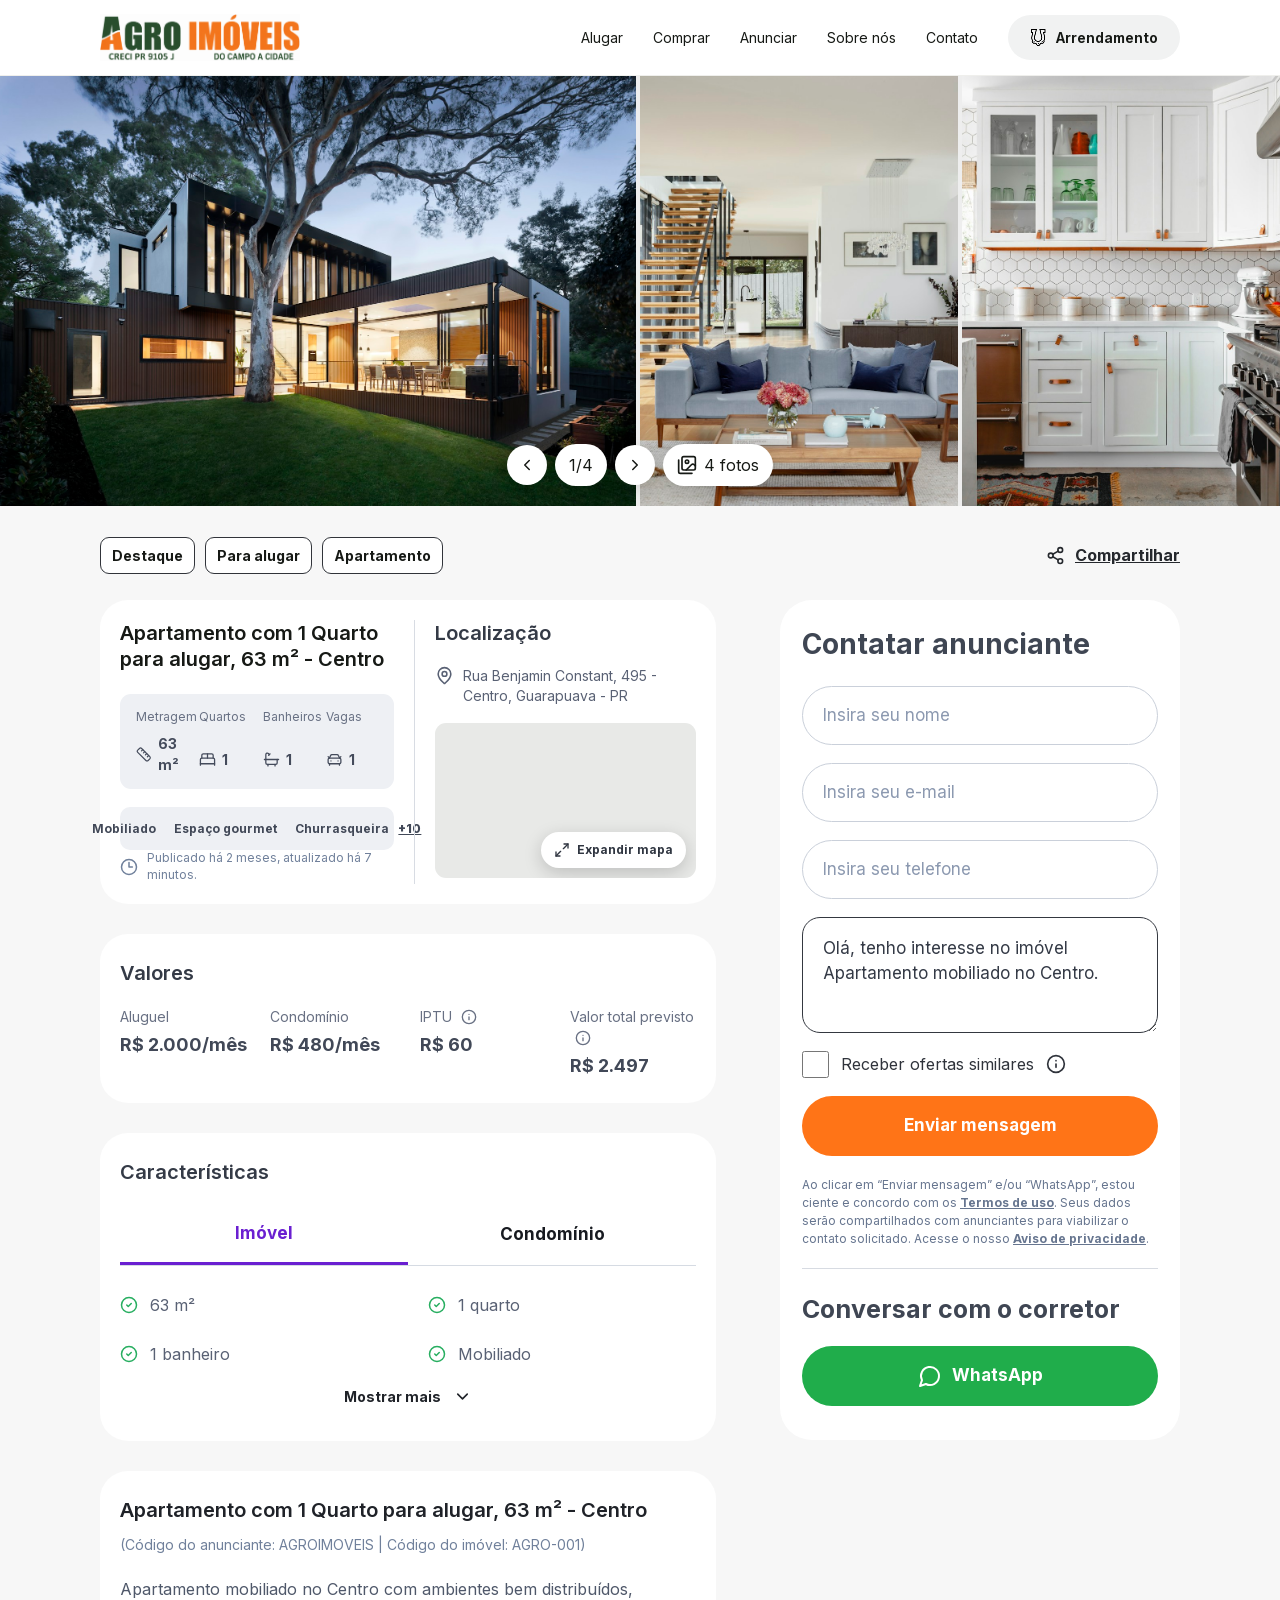
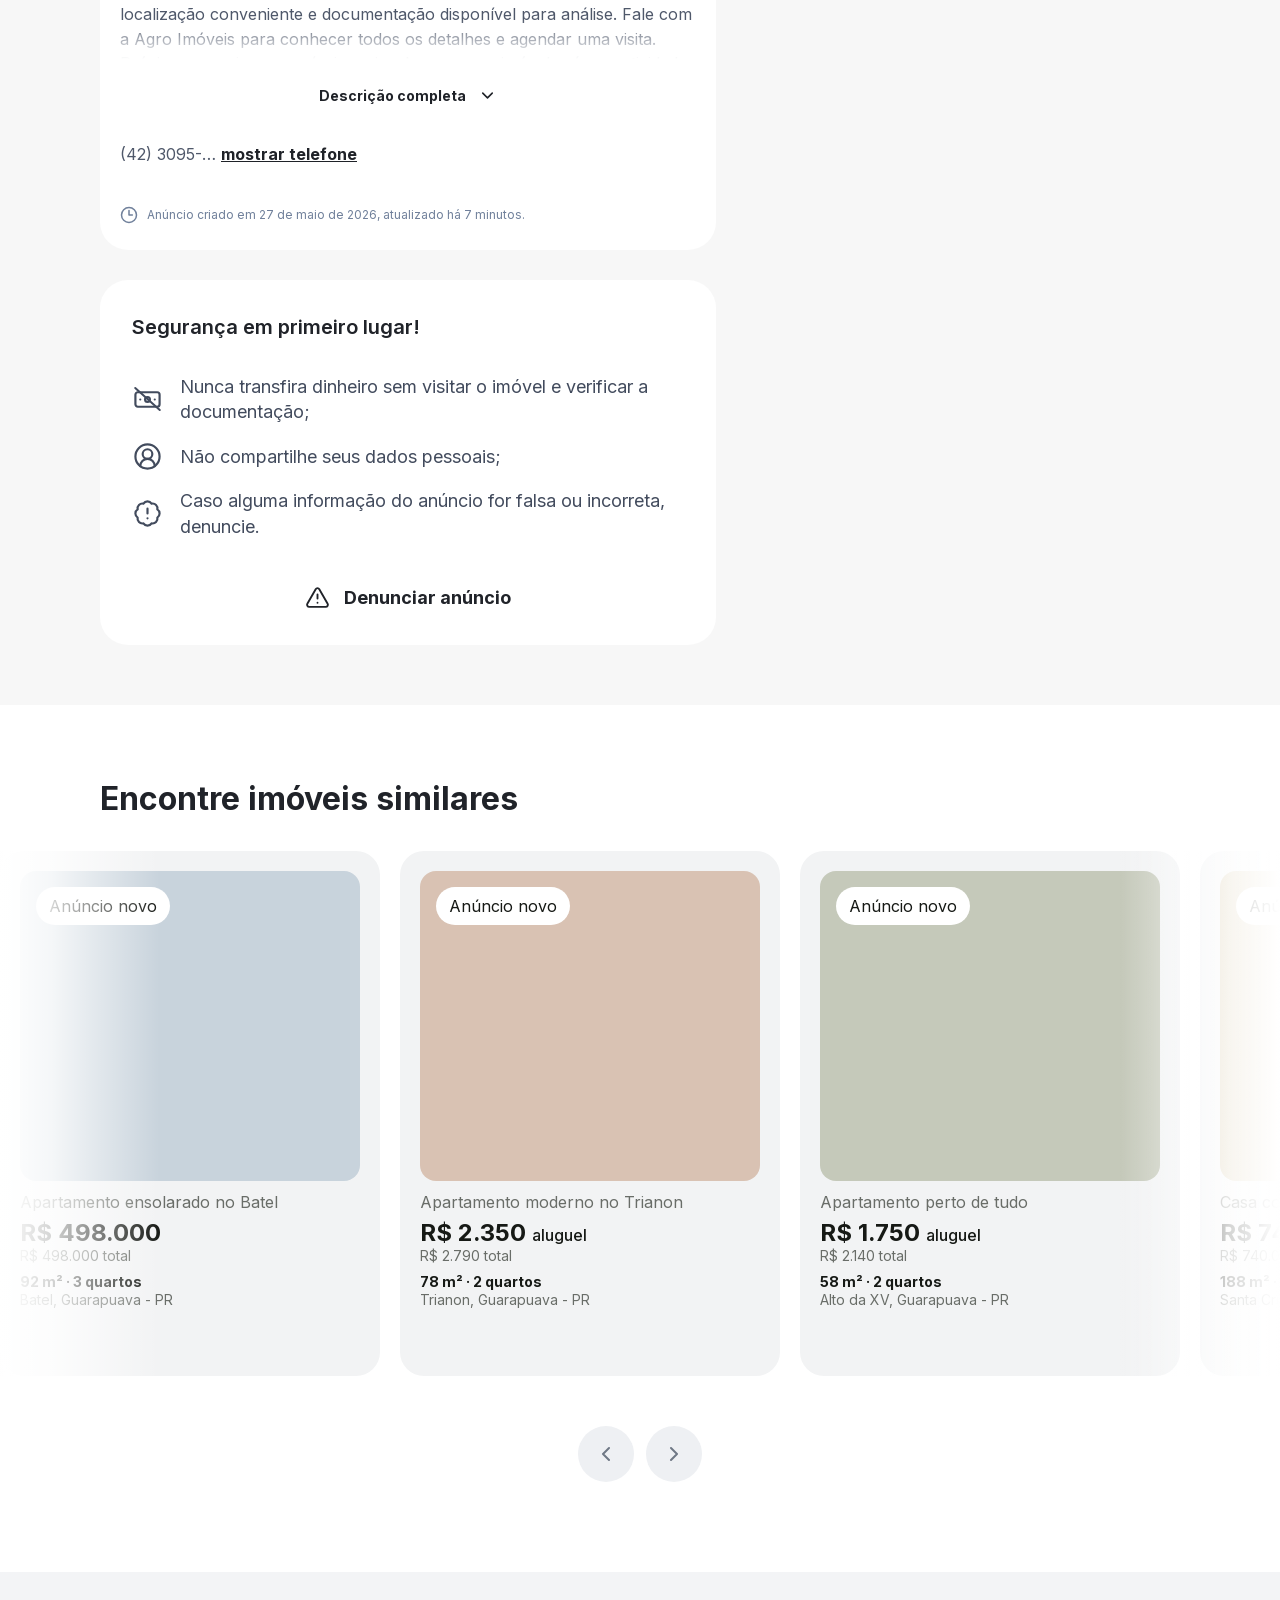
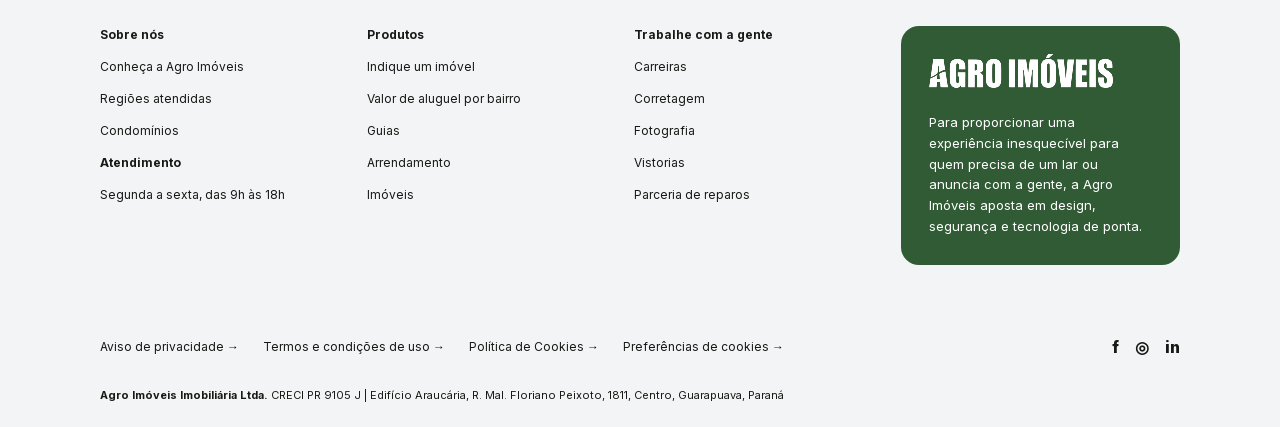
<file: imovel/agro-001/index.html>
<!DOCTYPE html><html lang="pt-BR"><head><meta charSet="utf-8"/><meta name="viewport" content="width=device-width, initial-scale=1"/><link rel="preload" as="image" href="/images/logo-agro-imoveis.png"/><link rel="preload" as="image" href="/images/icon-ferradura.png"/><link rel="preload" as="image" href="/images/casa.jpg"/><link rel="preload" as="image" href="/images/interior.jpg"/><link rel="preload" as="image" href="/images/cozinha.jpg"/><link rel="preload" as="image" href="/images/logo-agro-imoveis-branca.png"/><link rel="stylesheet" href="/assets/index-CTNP4Oi0.css" data-rsc-css-href="/assets/index-CTNP4Oi0.css" data-precedence="vite-rsc/importer-resources"/><link rel="modulepreload" href="/assets/layout-segment-context-M6Tt5PAy.js" crossorigin=""/><link rel="modulepreload" href="/assets/rolldown-runtime-S-ySWqyJ.js" crossorigin=""/><link rel="modulepreload" href="/assets/index-BL026jTK.js" crossorigin=""/><link rel="modulepreload" href="/assets/framework-CXnKph_e.js" crossorigin=""/><link rel="modulepreload" href="/assets/AgroSite-22UKH-K9.js" crossorigin=""/><title>Agro Imóveis | Do campo à cidade</title><meta name="description" content="Imóveis urbanos e rurais em Guarapuava com atendimento direto, avaliação técnica e segurança em cada negociação."/><meta property="og:title" content="Agro Imóveis | Do campo à cidade"/><meta property="og:description" content="Seu próximo investimento em Guarapuava, do campo à cidade."/><meta property="og:type" content="website"/><meta property="og:locale" content="pt_BR"/><meta property="og:image" content="https://immfernanda.github.io/og.png"/><meta property="og:image:width" content="1200"/><meta property="og:image:height" content="630"/><meta property="og:image:alt" content="Agro Imóveis — do campo à cidade"/><meta name="twitter:card" content="summary_large_image"/><meta name="twitter:title" content="Agro Imóveis | Do campo à cidade"/><meta name="twitter:description" content="Seu próximo investimento em Guarapuava, do campo à cidade."/><meta name="twitter:image" content="https://immfernanda.github.io/og.png"/><link rel="shortcut icon" href="https://immfernanda.github.io/favicon.png"/><link rel="icon" href="https://immfernanda.github.io/favicon.png"/><script>self.__VINEXT_RSC_PARAMS__={"id":"agro-001"}</script><script>self.__VINEXT_RSC_NAV__={"pathname":"/imovel/agro-001","searchParams":[]}</script><link rel="modulepreload" href="/assets/index-BL026jTK.js" />
<link rel="preload" href="/assets/_vinext_fonts/inter-9df0d028785c/inter-7249155f.woff2" as="font" type="font/woff2" crossorigin />
<link rel="preload" href="/assets/_vinext_fonts/inter-9df0d028785c/inter-e34c5f1b.woff2" as="font" type="font/woff2" crossorigin />
<link rel="preload" href="/assets/_vinext_fonts/inter-9df0d028785c/inter-6e1a6b2b.woff2" as="font" type="font/woff2" crossorigin />
<link rel="preload" href="/assets/_vinext_fonts/inter-9df0d028785c/inter-656bbed6.woff2" as="font" type="font/woff2" crossorigin />
<link rel="preload" href="/assets/_vinext_fonts/inter-9df0d028785c/inter-fc83e075.woff2" as="font" type="font/woff2" crossorigin />
<link rel="preload" href="/assets/_vinext_fonts/inter-9df0d028785c/inter-749a3084.woff2" as="font" type="font/woff2" crossorigin />
<link rel="preload" href="/assets/_vinext_fonts/inter-9df0d028785c/inter-1ab1ad55.woff2" as="font" type="font/woff2" crossorigin />
<link rel="preload" href="/assets/_vinext_fonts/roboto-ab28ffb4f835/roboto-49ca8900.woff2" as="font" type="font/woff2" crossorigin />
<link rel="preload" href="/assets/_vinext_fonts/roboto-ab28ffb4f835/roboto-759898f6.woff2" as="font" type="font/woff2" crossorigin />
<link rel="preload" href="/assets/_vinext_fonts/roboto-ab28ffb4f835/roboto-c16ffb7f.woff2" as="font" type="font/woff2" crossorigin />
<link rel="preload" href="/assets/_vinext_fonts/roboto-ab28ffb4f835/roboto-eaaaa4bc.woff2" as="font" type="font/woff2" crossorigin />
<link rel="preload" href="/assets/_vinext_fonts/roboto-ab28ffb4f835/roboto-5470cb57.woff2" as="font" type="font/woff2" crossorigin />
<link rel="preload" href="/assets/_vinext_fonts/roboto-ab28ffb4f835/roboto-2b8b6c8e.woff2" as="font" type="font/woff2" crossorigin />
<link rel="preload" href="/assets/_vinext_fonts/roboto-ab28ffb4f835/roboto-601769f1.woff2" as="font" type="font/woff2" crossorigin />
<link rel="preload" href="/assets/_vinext_fonts/roboto-ab28ffb4f835/roboto-38013d5a.woff2" as="font" type="font/woff2" crossorigin />
<link rel="preload" href="/assets/_vinext_fonts/roboto-ab28ffb4f835/roboto-d2c1b6aa.woff2" as="font" type="font/woff2" crossorigin />
<style data-vinext-fonts>/* cyrillic-ext */
@font-face {
  font-family: 'Inter';
  font-style: normal;
  font-weight: 100 900;
  font-display: swap;
  src: url(/assets/_vinext_fonts/inter-9df0d028785c/inter-7249155f.woff2) format('woff2');
  unicode-range: U+0460-052F, U+1C80-1C8A, U+20B4, U+2DE0-2DFF, U+A640-A69F, U+FE2E-FE2F;
}
/* cyrillic */
@font-face {
  font-family: 'Inter';
  font-style: normal;
  font-weight: 100 900;
  font-display: swap;
  src: url(/assets/_vinext_fonts/inter-9df0d028785c/inter-e34c5f1b.woff2) format('woff2');
  unicode-range: U+0301, U+0400-045F, U+0490-0491, U+04B0-04B1, U+2116;
}
/* greek-ext */
@font-face {
  font-family: 'Inter';
  font-style: normal;
  font-weight: 100 900;
  font-display: swap;
  src: url(/assets/_vinext_fonts/inter-9df0d028785c/inter-6e1a6b2b.woff2) format('woff2');
  unicode-range: U+1F00-1FFF;
}
/* greek */
@font-face {
  font-family: 'Inter';
  font-style: normal;
  font-weight: 100 900;
  font-display: swap;
  src: url(/assets/_vinext_fonts/inter-9df0d028785c/inter-656bbed6.woff2) format('woff2');
  unicode-range: U+0370-0377, U+037A-037F, U+0384-038A, U+038C, U+038E-03A1, U+03A3-03FF;
}
/* vietnamese */
@font-face {
  font-family: 'Inter';
  font-style: normal;
  font-weight: 100 900;
  font-display: swap;
  src: url(/assets/_vinext_fonts/inter-9df0d028785c/inter-fc83e075.woff2) format('woff2');
  unicode-range: U+0102-0103, U+0110-0111, U+0128-0129, U+0168-0169, U+01A0-01A1, U+01AF-01B0, U+0300-0301, U+0303-0304, U+0308-0309, U+0323, U+0329, U+1EA0-1EF9, U+20AB;
}
/* latin-ext */
@font-face {
  font-family: 'Inter';
  font-style: normal;
  font-weight: 100 900;
  font-display: swap;
  src: url(/assets/_vinext_fonts/inter-9df0d028785c/inter-749a3084.woff2) format('woff2');
  unicode-range: U+0100-02BA, U+02BD-02C5, U+02C7-02CC, U+02CE-02D7, U+02DD-02FF, U+0304, U+0308, U+0329, U+1D00-1DBF, U+1E00-1E9F, U+1EF2-1EFF, U+2020, U+20A0-20AB, U+20AD-20C0, U+2113, U+2C60-2C7F, U+A720-A7FF;
}
/* latin */
@font-face {
  font-family: 'Inter';
  font-style: normal;
  font-weight: 100 900;
  font-display: swap;
  src: url(/assets/_vinext_fonts/inter-9df0d028785c/inter-1ab1ad55.woff2) format('woff2');
  unicode-range: U+0000-00FF, U+0131, U+0152-0153, U+02BB-02BC, U+02C6, U+02DA, U+02DC, U+0304, U+0308, U+0329, U+2000-206F, U+20AC, U+2122, U+2191, U+2193, U+2212, U+2215, U+FEFF, U+FFFD;
}

.__font_inter_0380wzv { font-family: 'Inter', sans-serif; }

.__variable_inter_0380wzv { --font-inter: 'Inter', sans-serif; }

/* cyrillic-ext */
@font-face {
  font-family: 'Roboto';
  font-style: normal;
  font-weight: 400;
  font-stretch: 100%;
  font-display: swap;
  src: url(/assets/_vinext_fonts/roboto-ab28ffb4f835/roboto-49ca8900.woff2) format('woff2');
  unicode-range: U+0460-052F, U+1C80-1C8A, U+20B4, U+2DE0-2DFF, U+A640-A69F, U+FE2E-FE2F;
}
/* cyrillic */
@font-face {
  font-family: 'Roboto';
  font-style: normal;
  font-weight: 400;
  font-stretch: 100%;
  font-display: swap;
  src: url(/assets/_vinext_fonts/roboto-ab28ffb4f835/roboto-759898f6.woff2) format('woff2');
  unicode-range: U+0301, U+0400-045F, U+0490-0491, U+04B0-04B1, U+2116;
}
/* greek-ext */
@font-face {
  font-family: 'Roboto';
  font-style: normal;
  font-weight: 400;
  font-stretch: 100%;
  font-display: swap;
  src: url(/assets/_vinext_fonts/roboto-ab28ffb4f835/roboto-c16ffb7f.woff2) format('woff2');
  unicode-range: U+1F00-1FFF;
}
/* greek */
@font-face {
  font-family: 'Roboto';
  font-style: normal;
  font-weight: 400;
  font-stretch: 100%;
  font-display: swap;
  src: url(/assets/_vinext_fonts/roboto-ab28ffb4f835/roboto-eaaaa4bc.woff2) format('woff2');
  unicode-range: U+0370-0377, U+037A-037F, U+0384-038A, U+038C, U+038E-03A1, U+03A3-03FF;
}
/* math */
@font-face {
  font-family: 'Roboto';
  font-style: normal;
  font-weight: 400;
  font-stretch: 100%;
  font-display: swap;
  src: url(/assets/_vinext_fonts/roboto-ab28ffb4f835/roboto-5470cb57.woff2) format('woff2');
  unicode-range: U+0302-0303, U+0305, U+0307-0308, U+0310, U+0312, U+0315, U+031A, U+0326-0327, U+032C, U+032F-0330, U+0332-0333, U+0338, U+033A, U+0346, U+034D, U+0391-03A1, U+03A3-03A9, U+03B1-03C9, U+03D1, U+03D5-03D6, U+03F0-03F1, U+03F4-03F5, U+2016-2017, U+2034-2038, U+203C, U+2040, U+2043, U+2047, U+2050, U+2057, U+205F, U+2070-2071, U+2074-208E, U+2090-209C, U+20D0-20DC, U+20E1, U+20E5-20EF, U+2100-2112, U+2114-2115, U+2117-2121, U+2123-214F, U+2190, U+2192, U+2194-21AE, U+21B0-21E5, U+21F1-21F2, U+21F4-2211, U+2213-2214, U+2216-22FF, U+2308-230B, U+2310, U+2319, U+231C-2321, U+2336-237A, U+237C, U+2395, U+239B-23B7, U+23D0, U+23DC-23E1, U+2474-2475, U+25AF, U+25B3, U+25B7, U+25BD, U+25C1, U+25CA, U+25CC, U+25FB, U+266D-266F, U+27C0-27FF, U+2900-2AFF, U+2B0E-2B11, U+2B30-2B4C, U+2BFE, U+3030, U+FF5B, U+FF5D, U+1D400-1D7FF, U+1EE00-1EEFF;
}
/* symbols */
@font-face {
  font-family: 'Roboto';
  font-style: normal;
  font-weight: 400;
  font-stretch: 100%;
  font-display: swap;
  src: url(/assets/_vinext_fonts/roboto-ab28ffb4f835/roboto-2b8b6c8e.woff2) format('woff2');
  unicode-range: U+0001-000C, U+000E-001F, U+007F-009F, U+20DD-20E0, U+20E2-20E4, U+2150-218F, U+2190, U+2192, U+2194-2199, U+21AF, U+21E6-21F0, U+21F3, U+2218-2219, U+2299, U+22C4-22C6, U+2300-243F, U+2440-244A, U+2460-24FF, U+25A0-27BF, U+2800-28FF, U+2921-2922, U+2981, U+29BF, U+29EB, U+2B00-2BFF, U+4DC0-4DFF, U+FFF9-FFFB, U+10140-1018E, U+10190-1019C, U+101A0, U+101D0-101FD, U+102E0-102FB, U+10E60-10E7E, U+1D2C0-1D2D3, U+1D2E0-1D37F, U+1F000-1F0FF, U+1F100-1F1AD, U+1F1E6-1F1FF, U+1F30D-1F30F, U+1F315, U+1F31C, U+1F31E, U+1F320-1F32C, U+1F336, U+1F378, U+1F37D, U+1F382, U+1F393-1F39F, U+1F3A7-1F3A8, U+1F3AC-1F3AF, U+1F3C2, U+1F3C4-1F3C6, U+1F3CA-1F3CE, U+1F3D4-1F3E0, U+1F3ED, U+1F3F1-1F3F3, U+1F3F5-1F3F7, U+1F408, U+1F415, U+1F41F, U+1F426, U+1F43F, U+1F441-1F442, U+1F444, U+1F446-1F449, U+1F44C-1F44E, U+1F453, U+1F46A, U+1F47D, U+1F4A3, U+1F4B0, U+1F4B3, U+1F4B9, U+1F4BB, U+1F4BF, U+1F4C8-1F4CB, U+1F4D6, U+1F4DA, U+1F4DF, U+1F4E3-1F4E6, U+1F4EA-1F4ED, U+1F4F7, U+1F4F9-1F4FB, U+1F4FD-1F4FE, U+1F503, U+1F507-1F50B, U+1F50D, U+1F512-1F513, U+1F53E-1F54A, U+1F54F-1F5FA, U+1F610, U+1F650-1F67F, U+1F687, U+1F68D, U+1F691, U+1F694, U+1F698, U+1F6AD, U+1F6B2, U+1F6B9-1F6BA, U+1F6BC, U+1F6C6-1F6CF, U+1F6D3-1F6D7, U+1F6E0-1F6EA, U+1F6F0-1F6F3, U+1F6F7-1F6FC, U+1F700-1F7FF, U+1F800-1F80B, U+1F810-1F847, U+1F850-1F859, U+1F860-1F887, U+1F890-1F8AD, U+1F8B0-1F8BB, U+1F8C0-1F8C1, U+1F900-1F90B, U+1F93B, U+1F946, U+1F984, U+1F996, U+1F9E9, U+1FA00-1FA6F, U+1FA70-1FA7C, U+1FA80-1FA89, U+1FA8F-1FAC6, U+1FACE-1FADC, U+1FADF-1FAE9, U+1FAF0-1FAF8, U+1FB00-1FBFF;
}
/* vietnamese */
@font-face {
  font-family: 'Roboto';
  font-style: normal;
  font-weight: 400;
  font-stretch: 100%;
  font-display: swap;
  src: url(/assets/_vinext_fonts/roboto-ab28ffb4f835/roboto-601769f1.woff2) format('woff2');
  unicode-range: U+0102-0103, U+0110-0111, U+0128-0129, U+0168-0169, U+01A0-01A1, U+01AF-01B0, U+0300-0301, U+0303-0304, U+0308-0309, U+0323, U+0329, U+1EA0-1EF9, U+20AB;
}
/* latin-ext */
@font-face {
  font-family: 'Roboto';
  font-style: normal;
  font-weight: 400;
  font-stretch: 100%;
  font-display: swap;
  src: url(/assets/_vinext_fonts/roboto-ab28ffb4f835/roboto-38013d5a.woff2) format('woff2');
  unicode-range: U+0100-02BA, U+02BD-02C5, U+02C7-02CC, U+02CE-02D7, U+02DD-02FF, U+0304, U+0308, U+0329, U+1D00-1DBF, U+1E00-1E9F, U+1EF2-1EFF, U+2020, U+20A0-20AB, U+20AD-20C0, U+2113, U+2C60-2C7F, U+A720-A7FF;
}
/* latin */
@font-face {
  font-family: 'Roboto';
  font-style: normal;
  font-weight: 400;
  font-stretch: 100%;
  font-display: swap;
  src: url(/assets/_vinext_fonts/roboto-ab28ffb4f835/roboto-d2c1b6aa.woff2) format('woff2');
  unicode-range: U+0000-00FF, U+0131, U+0152-0153, U+02BB-02BC, U+02C6, U+02DA, U+02DC, U+0304, U+0308, U+0329, U+2000-206F, U+20AC, U+2122, U+2191, U+2193, U+2212, U+2215, U+FEFF, U+FFFD;
}
/* cyrillic-ext */
@font-face {
  font-family: 'Roboto';
  font-style: normal;
  font-weight: 700;
  font-stretch: 100%;
  font-display: swap;
  src: url(/assets/_vinext_fonts/roboto-ab28ffb4f835/roboto-49ca8900.woff2) format('woff2');
  unicode-range: U+0460-052F, U+1C80-1C8A, U+20B4, U+2DE0-2DFF, U+A640-A69F, U+FE2E-FE2F;
}
/* cyrillic */
@font-face {
  font-family: 'Roboto';
  font-style: normal;
  font-weight: 700;
  font-stretch: 100%;
  font-display: swap;
  src: url(/assets/_vinext_fonts/roboto-ab28ffb4f835/roboto-759898f6.woff2) format('woff2');
  unicode-range: U+0301, U+0400-045F, U+0490-0491, U+04B0-04B1, U+2116;
}
/* greek-ext */
@font-face {
  font-family: 'Roboto';
  font-style: normal;
  font-weight: 700;
  font-stretch: 100%;
  font-display: swap;
  src: url(/assets/_vinext_fonts/roboto-ab28ffb4f835/roboto-c16ffb7f.woff2) format('woff2');
  unicode-range: U+1F00-1FFF;
}
/* greek */
@font-face {
  font-family: 'Roboto';
  font-style: normal;
  font-weight: 700;
  font-stretch: 100%;
  font-display: swap;
  src: url(/assets/_vinext_fonts/roboto-ab28ffb4f835/roboto-eaaaa4bc.woff2) format('woff2');
  unicode-range: U+0370-0377, U+037A-037F, U+0384-038A, U+038C, U+038E-03A1, U+03A3-03FF;
}
/* math */
@font-face {
  font-family: 'Roboto';
  font-style: normal;
  font-weight: 700;
  font-stretch: 100%;
  font-display: swap;
  src: url(/assets/_vinext_fonts/roboto-ab28ffb4f835/roboto-5470cb57.woff2) format('woff2');
  unicode-range: U+0302-0303, U+0305, U+0307-0308, U+0310, U+0312, U+0315, U+031A, U+0326-0327, U+032C, U+032F-0330, U+0332-0333, U+0338, U+033A, U+0346, U+034D, U+0391-03A1, U+03A3-03A9, U+03B1-03C9, U+03D1, U+03D5-03D6, U+03F0-03F1, U+03F4-03F5, U+2016-2017, U+2034-2038, U+203C, U+2040, U+2043, U+2047, U+2050, U+2057, U+205F, U+2070-2071, U+2074-208E, U+2090-209C, U+20D0-20DC, U+20E1, U+20E5-20EF, U+2100-2112, U+2114-2115, U+2117-2121, U+2123-214F, U+2190, U+2192, U+2194-21AE, U+21B0-21E5, U+21F1-21F2, U+21F4-2211, U+2213-2214, U+2216-22FF, U+2308-230B, U+2310, U+2319, U+231C-2321, U+2336-237A, U+237C, U+2395, U+239B-23B7, U+23D0, U+23DC-23E1, U+2474-2475, U+25AF, U+25B3, U+25B7, U+25BD, U+25C1, U+25CA, U+25CC, U+25FB, U+266D-266F, U+27C0-27FF, U+2900-2AFF, U+2B0E-2B11, U+2B30-2B4C, U+2BFE, U+3030, U+FF5B, U+FF5D, U+1D400-1D7FF, U+1EE00-1EEFF;
}
/* symbols */
@font-face {
  font-family: 'Roboto';
  font-style: normal;
  font-weight: 700;
  font-stretch: 100%;
  font-display: swap;
  src: url(/assets/_vinext_fonts/roboto-ab28ffb4f835/roboto-2b8b6c8e.woff2) format('woff2');
  unicode-range: U+0001-000C, U+000E-001F, U+007F-009F, U+20DD-20E0, U+20E2-20E4, U+2150-218F, U+2190, U+2192, U+2194-2199, U+21AF, U+21E6-21F0, U+21F3, U+2218-2219, U+2299, U+22C4-22C6, U+2300-243F, U+2440-244A, U+2460-24FF, U+25A0-27BF, U+2800-28FF, U+2921-2922, U+2981, U+29BF, U+29EB, U+2B00-2BFF, U+4DC0-4DFF, U+FFF9-FFFB, U+10140-1018E, U+10190-1019C, U+101A0, U+101D0-101FD, U+102E0-102FB, U+10E60-10E7E, U+1D2C0-1D2D3, U+1D2E0-1D37F, U+1F000-1F0FF, U+1F100-1F1AD, U+1F1E6-1F1FF, U+1F30D-1F30F, U+1F315, U+1F31C, U+1F31E, U+1F320-1F32C, U+1F336, U+1F378, U+1F37D, U+1F382, U+1F393-1F39F, U+1F3A7-1F3A8, U+1F3AC-1F3AF, U+1F3C2, U+1F3C4-1F3C6, U+1F3CA-1F3CE, U+1F3D4-1F3E0, U+1F3ED, U+1F3F1-1F3F3, U+1F3F5-1F3F7, U+1F408, U+1F415, U+1F41F, U+1F426, U+1F43F, U+1F441-1F442, U+1F444, U+1F446-1F449, U+1F44C-1F44E, U+1F453, U+1F46A, U+1F47D, U+1F4A3, U+1F4B0, U+1F4B3, U+1F4B9, U+1F4BB, U+1F4BF, U+1F4C8-1F4CB, U+1F4D6, U+1F4DA, U+1F4DF, U+1F4E3-1F4E6, U+1F4EA-1F4ED, U+1F4F7, U+1F4F9-1F4FB, U+1F4FD-1F4FE, U+1F503, U+1F507-1F50B, U+1F50D, U+1F512-1F513, U+1F53E-1F54A, U+1F54F-1F5FA, U+1F610, U+1F650-1F67F, U+1F687, U+1F68D, U+1F691, U+1F694, U+1F698, U+1F6AD, U+1F6B2, U+1F6B9-1F6BA, U+1F6BC, U+1F6C6-1F6CF, U+1F6D3-1F6D7, U+1F6E0-1F6EA, U+1F6F0-1F6F3, U+1F6F7-1F6FC, U+1F700-1F7FF, U+1F800-1F80B, U+1F810-1F847, U+1F850-1F859, U+1F860-1F887, U+1F890-1F8AD, U+1F8B0-1F8BB, U+1F8C0-1F8C1, U+1F900-1F90B, U+1F93B, U+1F946, U+1F984, U+1F996, U+1F9E9, U+1FA00-1FA6F, U+1FA70-1FA7C, U+1FA80-1FA89, U+1FA8F-1FAC6, U+1FACE-1FADC, U+1FADF-1FAE9, U+1FAF0-1FAF8, U+1FB00-1FBFF;
}
/* vietnamese */
@font-face {
  font-family: 'Roboto';
  font-style: normal;
  font-weight: 700;
  font-stretch: 100%;
  font-display: swap;
  src: url(/assets/_vinext_fonts/roboto-ab28ffb4f835/roboto-601769f1.woff2) format('woff2');
  unicode-range: U+0102-0103, U+0110-0111, U+0128-0129, U+0168-0169, U+01A0-01A1, U+01AF-01B0, U+0300-0301, U+0303-0304, U+0308-0309, U+0323, U+0329, U+1EA0-1EF9, U+20AB;
}
/* latin-ext */
@font-face {
  font-family: 'Roboto';
  font-style: normal;
  font-weight: 700;
  font-stretch: 100%;
  font-display: swap;
  src: url(/assets/_vinext_fonts/roboto-ab28ffb4f835/roboto-38013d5a.woff2) format('woff2');
  unicode-range: U+0100-02BA, U+02BD-02C5, U+02C7-02CC, U+02CE-02D7, U+02DD-02FF, U+0304, U+0308, U+0329, U+1D00-1DBF, U+1E00-1E9F, U+1EF2-1EFF, U+2020, U+20A0-20AB, U+20AD-20C0, U+2113, U+2C60-2C7F, U+A720-A7FF;
}
/* latin */
@font-face {
  font-family: 'Roboto';
  font-style: normal;
  font-weight: 700;
  font-stretch: 100%;
  font-display: swap;
  src: url(/assets/_vinext_fonts/roboto-ab28ffb4f835/roboto-d2c1b6aa.woff2) format('woff2');
  unicode-range: U+0000-00FF, U+0131, U+0152-0153, U+02BB-02BC, U+02C6, U+02DA, U+02DC, U+0304, U+0308, U+0329, U+2000-206F, U+20AC, U+2122, U+2191, U+2193, U+2212, U+2215, U+FEFF, U+FFFD;
}

.__font_roboto_1fiw7n3 { font-family: 'Roboto', sans-serif; }

.__variable_roboto_1fiw7n3 { --font-roboto: 'Roboto', sans-serif; }
</style>
</head><body class="__variable_inter_0380wzv __variable_roboto_1fiw7n3"><header class="site-header"><div class="header-inner"><a class="brand" href="/" aria-label="Agro Imóveis - página inicial"><img src="/images/logo-agro-imoveis.png" alt="Agro Imóveis — do campo à cidade"/></a><button class="menu-toggle" type="button" aria-expanded="false" aria-label="Abrir menu">☰</button><nav class="nav" aria-label="Navegação principal"><a href="/catalogo?transacao=Alugar">Alugar</a><a href="/catalogo?transacao=Comprar">Comprar</a><button type="button">Anunciar</button><a href="/sobre">Sobre nós</a><a href="/sobre#contato">Contato</a><button class="rent-button" type="button"><img class="horseshoe-icon" src="/images/icon-ferradura.png" alt="" aria-hidden="true"/>Arrendamento</button></nav></div></header><main><section class="product-gallery"><button class="gallery-main" type="button"><img src="/images/casa.jpg" alt="Apartamento mobiliado no Centro"/></button><button type="button"><img src="/images/interior.jpg" alt="Outro ângulo do imóvel"/></button><button type="button"><img src="/images/cozinha.jpg" alt="Detalhe do imóvel"/></button><div class="gallery-controls"><button type="button" aria-label="Foto anterior"><svg xmlns="http://www.w3.org/2000/svg" width="24" height="24" viewBox="0 0 24 24" fill="none" stroke="currentColor" stroke-width="2" stroke-linecap="round" stroke-linejoin="round" class="lucide lucide-chevron-left" aria-hidden="true"><path d="m15 18-6-6 6-6"></path></svg></button><span>1<!-- -->/<!-- -->4</span><button type="button" aria-label="Próxima foto"><svg xmlns="http://www.w3.org/2000/svg" width="24" height="24" viewBox="0 0 24 24" fill="none" stroke="currentColor" stroke-width="2" stroke-linecap="round" stroke-linejoin="round" class="lucide lucide-chevron-right" aria-hidden="true"><path d="m9 18 6-6-6-6"></path></svg></button><button class="photo-count-button" type="button"><svg xmlns="http://www.w3.org/2000/svg" width="24" height="24" viewBox="0 0 24 24" fill="none" stroke="currentColor" stroke-width="2" stroke-linecap="round" stroke-linejoin="round" class="lucide lucide-images" aria-hidden="true"><path d="M18 22H4a2 2 0 0 1-2-2V6"></path><path d="m22 13-1.296-1.296a2.41 2.41 0 0 0-3.408 0L11 18"></path><circle cx="12" cy="8" r="2"></circle><rect width="16" height="16" x="6" y="2" rx="2"></rect></svg>4<!-- --> fotos</button></div></section><div class="product-page"><div class="product-topline"><div class="tags"><span>Destaque</span><span>Para alugar</span><span>Apartamento</span></div><button class="share-button" type="button"><svg xmlns="http://www.w3.org/2000/svg" width="24" height="24" viewBox="0 0 24 24" fill="none" stroke="currentColor" stroke-width="2" stroke-linecap="round" stroke-linejoin="round" class="lucide lucide-share2" aria-hidden="true"><circle cx="18" cy="5" r="3"></circle><circle cx="6" cy="12" r="3"></circle><circle cx="18" cy="19" r="3"></circle><line x1="8.59" x2="15.42" y1="13.51" y2="17.49"></line><line x1="15.41" x2="8.59" y1="6.51" y2="10.49"></line></svg>Compartilhar</button></div><div class="product-shell"><div class="product-content"><section class="product-summary-card"><div class="summary-details"><h1>Apartamento com 1 Quarto para alugar, 63 m² - Centro</h1><div class="quick-facts"><span><small>Metragem</small><b><svg xmlns="http://www.w3.org/2000/svg" width="24" height="24" viewBox="0 0 24 24" fill="none" stroke="currentColor" stroke-width="2" stroke-linecap="round" stroke-linejoin="round" class="lucide lucide-ruler" aria-hidden="true"><path d="M21.3 15.3a2.4 2.4 0 0 1 0 3.4l-2.6 2.6a2.4 2.4 0 0 1-3.4 0L2.7 8.7a2.41 2.41 0 0 1 0-3.4l2.6-2.6a2.41 2.41 0 0 1 3.4 0Z"></path><path d="m14.5 12.5 2-2"></path><path d="m11.5 9.5 2-2"></path><path d="m8.5 6.5 2-2"></path><path d="m17.5 15.5 2-2"></path></svg>63 m²</b></span><span><small>Quartos</small><b><svg xmlns="http://www.w3.org/2000/svg" width="24" height="24" viewBox="0 0 24 24" fill="none" stroke="currentColor" stroke-width="2" stroke-linecap="round" stroke-linejoin="round" class="lucide lucide-bed-double" aria-hidden="true"><path d="M2 20v-8a2 2 0 0 1 2-2h16a2 2 0 0 1 2 2v8"></path><path d="M4 10V6a2 2 0 0 1 2-2h12a2 2 0 0 1 2 2v4"></path><path d="M12 4v6"></path><path d="M2 18h20"></path></svg>1</b></span><span><small>Banheiros</small><b><svg xmlns="http://www.w3.org/2000/svg" width="24" height="24" viewBox="0 0 24 24" fill="none" stroke="currentColor" stroke-width="2" stroke-linecap="round" stroke-linejoin="round" class="lucide lucide-bath" aria-hidden="true"><path d="M10 4 8 6"></path><path d="M17 19v2"></path><path d="M2 12h20"></path><path d="M7 19v2"></path><path d="M9 5 7.621 3.621A2.121 2.121 0 0 0 4 5v12a2 2 0 0 0 2 2h12a2 2 0 0 0 2-2v-5"></path></svg>1</b></span><span><small>Vagas</small><b><svg xmlns="http://www.w3.org/2000/svg" width="24" height="24" viewBox="0 0 24 24" fill="none" stroke="currentColor" stroke-width="2" stroke-linecap="round" stroke-linejoin="round" class="lucide lucide-car-front" aria-hidden="true"><path d="m21 8-2 2-1.5-3.7A2 2 0 0 0 15.646 5H8.4a2 2 0 0 0-1.903 1.257L5 10 3 8"></path><path d="M7 14h.01"></path><path d="M17 14h.01"></path><rect width="18" height="8" x="3" y="10" rx="2"></rect><path d="M5 18v2"></path><path d="M19 18v2"></path></svg>1</b></span></div><div class="summary-tags"><span>Mobiliado</span><i aria-hidden="true"></i><span>Espaço gourmet</span><i aria-hidden="true"></i><span>Churrasqueira</span><button type="button">+10</button></div><p class="updated-line"><svg xmlns="http://www.w3.org/2000/svg" width="24" height="24" viewBox="0 0 24 24" fill="none" stroke="currentColor" stroke-width="2" stroke-linecap="round" stroke-linejoin="round" class="lucide lucide-clock3" aria-hidden="true"><circle cx="12" cy="12" r="10"></circle><polyline points="12 6 12 12 16.5 12"></polyline></svg>Publicado há 2 meses, atualizado há 7 minutos.</p></div><div class="location-block"><h2>Localização</h2><a target="_blank" rel="noreferrer" href="https://www.google.com/maps/search/?api=1&amp;query=Rua%20Benjamin%20Constant%2C%20495%20-%20Centro%2C%20Guarapuava%20-%20PR"><svg xmlns="http://www.w3.org/2000/svg" width="24" height="24" viewBox="0 0 24 24" fill="none" stroke="currentColor" stroke-width="2" stroke-linecap="round" stroke-linejoin="round" class="lucide lucide-map-pin" aria-hidden="true"><path d="M20 10c0 4.993-5.539 10.193-7.399 11.799a1 1 0 0 1-1.202 0C9.539 20.193 4 14.993 4 10a8 8 0 0 1 16 0"></path><circle cx="12" cy="10" r="3"></circle></svg>Rua Benjamin Constant, 495 - Centro, Guarapuava - PR</a><div class="inline-map"><div class="map-panel"><iframe title="Mapa navegável de Rua Benjamin Constant, 495 - Centro, Guarapuava - PR" src="https://www.google.com/maps?q=Rua%20Benjamin%20Constant%2C%20495%20-%20Centro%2C%20Guarapuava%20-%20PR&amp;output=embed" loading="lazy" referrerPolicy="no-referrer-when-downgrade" allowFullScreen=""></iframe></div><button type="button"><svg xmlns="http://www.w3.org/2000/svg" width="24" height="24" viewBox="0 0 24 24" fill="none" stroke="currentColor" stroke-width="2" stroke-linecap="round" stroke-linejoin="round" class="lucide lucide-maximize2" aria-hidden="true"><polyline points="15 3 21 3 21 9"></polyline><polyline points="9 21 3 21 3 15"></polyline><line x1="21" x2="14" y1="3" y2="10"></line><line x1="3" x2="10" y1="21" y2="14"></line></svg>Expandir mapa</button></div></div></section><section class="values"><h2>Valores</h2><div><span>Aluguel<strong>R$ 2.000<!-- -->/mês</strong></span><span>Condomínio<strong>R$ 480/mês</strong></span><span>IPTU <svg xmlns="http://www.w3.org/2000/svg" width="24" height="24" viewBox="0 0 24 24" fill="none" stroke="currentColor" stroke-width="2" stroke-linecap="round" stroke-linejoin="round" class="lucide lucide-info" aria-hidden="true"><circle cx="12" cy="12" r="10"></circle><path d="M12 16v-4"></path><path d="M12 8h.01"></path></svg><strong>R$ 60</strong></span><span>Valor total previsto <svg xmlns="http://www.w3.org/2000/svg" width="24" height="24" viewBox="0 0 24 24" fill="none" stroke="currentColor" stroke-width="2" stroke-linecap="round" stroke-linejoin="round" class="lucide lucide-info" aria-hidden="true"><circle cx="12" cy="12" r="10"></circle><path d="M12 16v-4"></path><path d="M12 8h.01"></path></svg><strong>R$ 2.497</strong></span></div></section><section class="characteristics"><h2>Características</h2><div class="detail-tabs"><button class="active" type="button">Imóvel</button><button class="" type="button">Condomínio</button></div><ul><li><svg xmlns="http://www.w3.org/2000/svg" width="24" height="24" viewBox="0 0 24 24" fill="none" stroke="currentColor" stroke-width="2" stroke-linecap="round" stroke-linejoin="round" class="lucide lucide-circle-check" aria-hidden="true"><circle cx="12" cy="12" r="10"></circle><path d="m9 12 2 2 4-4"></path></svg>63 m²</li><li><svg xmlns="http://www.w3.org/2000/svg" width="24" height="24" viewBox="0 0 24 24" fill="none" stroke="currentColor" stroke-width="2" stroke-linecap="round" stroke-linejoin="round" class="lucide lucide-circle-check" aria-hidden="true"><circle cx="12" cy="12" r="10"></circle><path d="m9 12 2 2 4-4"></path></svg>1 quarto</li><li><svg xmlns="http://www.w3.org/2000/svg" width="24" height="24" viewBox="0 0 24 24" fill="none" stroke="currentColor" stroke-width="2" stroke-linecap="round" stroke-linejoin="round" class="lucide lucide-circle-check" aria-hidden="true"><circle cx="12" cy="12" r="10"></circle><path d="m9 12 2 2 4-4"></path></svg>1 banheiro</li><li><svg xmlns="http://www.w3.org/2000/svg" width="24" height="24" viewBox="0 0 24 24" fill="none" stroke="currentColor" stroke-width="2" stroke-linecap="round" stroke-linejoin="round" class="lucide lucide-circle-check" aria-hidden="true"><circle cx="12" cy="12" r="10"></circle><path d="m9 12 2 2 4-4"></path></svg>Mobiliado</li></ul><button class="details-toggle" type="button">Mostrar mais<svg xmlns="http://www.w3.org/2000/svg" width="24" height="24" viewBox="0 0 24 24" fill="none" stroke="currentColor" stroke-width="2" stroke-linecap="round" stroke-linejoin="round" class="lucide lucide-chevron-down" aria-hidden="true"><path d="m6 9 6 6 6-6"></path></svg></button></section><section class="description"><h2>Apartamento com 1 Quarto para alugar, 63 m² - Centro</h2><p class="listing-code">(Código do anunciante: AGROIMOVEIS | Código do imóvel: <!-- -->AGRO-001<!-- -->)</p><div class="description-copy"><p>Apartamento mobiliado no Centro com ambientes bem distribuídos, localização conveniente e documentação disponível para análise. Fale com a Agro Imóveis para conhecer todos os detalhes e agendar uma visita.<!-- --> Próximo a serviços, comércio e vias de acesso, o imóvel reúne praticidade e conforto para o dia a dia. Entre em contato para receber documentação, condições comerciais completas e agendar sua visita.</p></div><button class="details-toggle" type="button">Descrição completa<svg xmlns="http://www.w3.org/2000/svg" width="24" height="24" viewBox="0 0 24 24" fill="none" stroke="currentColor" stroke-width="2" stroke-linecap="round" stroke-linejoin="round" class="lucide lucide-chevron-down" aria-hidden="true"><path d="m6 9 6 6 6-6"></path></svg></button><a class="listing-phone" href="tel:+554230950000">(42) 3095-… <strong>mostrar telefone</strong></a><small class="updated-line"><svg xmlns="http://www.w3.org/2000/svg" width="24" height="24" viewBox="0 0 24 24" fill="none" stroke="currentColor" stroke-width="2" stroke-linecap="round" stroke-linejoin="round" class="lucide lucide-clock3" aria-hidden="true"><circle cx="12" cy="12" r="10"></circle><polyline points="12 6 12 12 16.5 12"></polyline></svg>Anúncio criado em 27 de maio de 2026, atualizado há 7 minutos.</small></section><section class="security-card" aria-labelledby="security-title"><h2 id="security-title">Segurança em primeiro lugar!</h2><div class="security-guidance"><p><span class="security-icon money"><svg xmlns="http://www.w3.org/2000/svg" width="24" height="24" viewBox="0 0 24 24" fill="none" stroke="currentColor" stroke-width="2" stroke-linecap="round" stroke-linejoin="round" class="lucide lucide-banknote" aria-hidden="true"><rect width="20" height="12" x="2" y="6" rx="2"></rect><circle cx="12" cy="12" r="2"></circle><path d="M6 12h.01M18 12h.01"></path></svg></span>Nunca transfira dinheiro sem visitar o imóvel e verificar a documentação;</p><p><span class="security-icon"><svg xmlns="http://www.w3.org/2000/svg" width="24" height="24" viewBox="0 0 24 24" fill="none" stroke="currentColor" stroke-width="2" stroke-linecap="round" stroke-linejoin="round" class="lucide lucide-circle-user-round" aria-hidden="true"><path d="M18 20a6 6 0 0 0-12 0"></path><circle cx="12" cy="10" r="4"></circle><circle cx="12" cy="12" r="10"></circle></svg></span>Não compartilhe seus dados pessoais;</p><p><span class="security-icon"><svg xmlns="http://www.w3.org/2000/svg" width="24" height="24" viewBox="0 0 24 24" fill="none" stroke="currentColor" stroke-width="2" stroke-linecap="round" stroke-linejoin="round" class="lucide lucide-badge-alert" aria-hidden="true"><path d="M3.85 8.62a4 4 0 0 1 4.78-4.77 4 4 0 0 1 6.74 0 4 4 0 0 1 4.78 4.78 4 4 0 0 1 0 6.74 4 4 0 0 1-4.77 4.78 4 4 0 0 1-6.75 0 4 4 0 0 1-4.78-4.77 4 4 0 0 1 0-6.76Z"></path><line x1="12" x2="12" y1="8" y2="12"></line><line x1="12" x2="12.01" y1="16" y2="16"></line></svg></span>Caso alguma informação do anúncio for falsa ou incorreta, denuncie.</p><a href="mailto:contato@agroimoveis.com.br?subject=Den%C3%BAncia%20do%20an%C3%BAncio%20agro-001"><svg xmlns="http://www.w3.org/2000/svg" width="24" height="24" viewBox="0 0 24 24" fill="none" stroke="currentColor" stroke-width="2" stroke-linecap="round" stroke-linejoin="round" class="lucide lucide-triangle-alert" aria-hidden="true"><path d="m21.73 18-8-14a2 2 0 0 0-3.48 0l-8 14A2 2 0 0 0 4 21h16a2 2 0 0 0 1.73-3"></path><path d="M12 9v4"></path><path d="M12 17h.01"></path></svg>Denunciar anúncio</a></div></section></div><aside class="contact-card"><h2>Contatar anunciante</h2><form class="product-contact-form"><input aria-label="Nome" required="" autoComplete="name" placeholder="Insira seu nome" name="name"/><input aria-label="E-mail" required="" type="email" autoComplete="email" placeholder="Insira seu e-mail" name="email"/><input aria-label="Telefone" required="" type="tel" autoComplete="tel" placeholder="Insira seu telefone" name="phone"/><textarea aria-label="Mensagem" name="message" required="">Olá, tenho interesse no imóvel Apartamento mobiliado no Centro.</textarea><label class="similar-offers"><input type="checkbox" name="similarOffers"/><span>Receber ofertas similares</span><svg xmlns="http://www.w3.org/2000/svg" width="24" height="24" viewBox="0 0 24 24" fill="none" stroke="currentColor" stroke-width="2" stroke-linecap="round" stroke-linejoin="round" class="lucide lucide-info" aria-hidden="true"><circle cx="12" cy="12" r="10"></circle><path d="M12 16v-4"></path><path d="M12 8h.01"></path></svg></label><button class="product-send" type="submit">Enviar mensagem</button><p class="product-contact-legal">Ao clicar em “Enviar mensagem” e/ou “WhatsApp”, estou ciente e concordo com os <a href="/termos-e-condicoes">Termos de uso</a>. Seus dados serão compartilhados com anunciantes para viabilizar o contato solicitado. Acesse o nosso <a href="/aviso-de-privacidade">Aviso de privacidade</a>.</p><hr/><h3>Conversar com o corretor</h3><a class="whatsapp" href="https://wa.me/5542999999999?text=Ol%C3%A1%2C%20tenho%20interesse%20no%20im%C3%B3vel%20Apartamento%20mobiliado%20no%20Centro%20(agro-001)." target="_blank" rel="noreferrer"><svg xmlns="http://www.w3.org/2000/svg" width="24" height="24" viewBox="0 0 24 24" fill="none" stroke="currentColor" stroke-width="2" stroke-linecap="round" stroke-linejoin="round" class="lucide lucide-message-circle" aria-hidden="true"><path d="M7.9 20A9 9 0 1 0 4 16.1L2 22Z"></path></svg>WhatsApp</a></form></aside></div></div><section class="product-similar-section" aria-labelledby="similar-listings-title"><h2 id="similar-listings-title">Encontre imóveis similares</h2><div class="highlight-carousel"><div class="carousel-viewport"><div class="carousel-track "><a class="listing-card" href="/imovel/agro-008"><div class="card-image catalog-card-image" style="background-color:#c8d6b9"><span>Anúncio novo</span></div><p>Fazenda pronta para arrendamento</p><h3>R$ 32.000<!-- --> <small>aluguel</small></h3><em>R$ 32.000<!-- --> total</em><strong>145 ha<!-- --> · <!-- -->3<!-- --> <!-- -->quartos</strong><span>Palmeirinha<!-- -->, Guarapuava - PR</span></a><a class="listing-card" href="/imovel/agro-002"><div class="card-image catalog-card-image" style="background-color:#c8d3dc"><span>Anúncio novo</span></div><p>Apartamento ensolarado no Batel</p><h3>R$ 498.000<!-- --> <small></small></h3><em>R$ 498.000<!-- --> total</em><strong>92 m²<!-- --> · <!-- -->3<!-- --> <!-- -->quartos</strong><span>Batel<!-- -->, Guarapuava - PR</span></a><a class="listing-card" href="/imovel/agro-006"><div class="card-image catalog-card-image" style="background-color:#d9c2b3"><span>Anúncio novo</span></div><p>Apartamento moderno no Trianon</p><h3>R$ 2.350<!-- --> <small>aluguel</small></h3><em>R$ 2.790<!-- --> total</em><strong>78 m²<!-- --> · <!-- -->2<!-- --> <!-- -->quartos</strong><span>Trianon<!-- -->, Guarapuava - PR</span></a><a class="listing-card" href="/imovel/agro-015"><div class="card-image catalog-card-image" style="background-color:#c5c9ba"><span>Anúncio novo</span></div><p>Apartamento perto de tudo</p><h3>R$ 1.750<!-- --> <small>aluguel</small></h3><em>R$ 2.140<!-- --> total</em><strong>58 m²<!-- --> · <!-- -->2<!-- --> <!-- -->quartos</strong><span>Alto da XV<!-- -->, Guarapuava - PR</span></a><a class="listing-card" href="/imovel/agro-003"><div class="card-image catalog-card-image" style="background-color:#d7c9a9"><span>Anúncio novo</span></div><p>Casa com jardim em Santa Cruz</p><h3>R$ 740.000<!-- --> <small></small></h3><em>R$ 740.000<!-- --> total</em><strong>188 m²<!-- --> · <!-- -->3<!-- --> <!-- -->quartos</strong><span>Santa Cruz<!-- -->, Guarapuava - PR</span></a><a class="listing-card" href="/imovel/agro-004"><div class="card-image catalog-card-image" style="background-color:#b9cfd0"><span>Anúncio novo</span></div><p>Casa prática na Vila Carli</p><h3>R$ 2.800<!-- --> <small>aluguel</small></h3><em>R$ 3.170<!-- --> total</em><strong>124 m²<!-- --> · <!-- -->3<!-- --> <!-- -->quartos</strong><span>Vila Carli<!-- -->, Guarapuava - PR</span></a><a class="listing-card" href="/imovel/agro-005"><div class="card-image catalog-card-image" style="background-color:#d5bec9"><span>Anúncio novo</span></div><p>Terreno amplo na Cidade dos Lagos</p><h3>R$ 315.000<!-- --> <small></small></h3><em>R$ 315.000<!-- --> total</em><strong>420 m²<!-- --> · <!-- -->—<!-- --> <!-- -->quartos</strong><span>Cidade dos Lagos<!-- -->, Guarapuava - PR</span></a><a class="listing-card" href="/imovel/agro-007"><div class="card-image catalog-card-image" style="background-color:#c7c2dd"><span>Anúncio novo</span></div><p>Fazenda produtiva em Entre Rios</p><h3>R$ 12.500.000<!-- --> <small></small></h3><em>R$ 12.500.000<!-- --> total</em><strong>210 ha<!-- --> · <!-- -->4<!-- --> <!-- -->quartos</strong><span>Entre Rios<!-- -->, Guarapuava - PR</span></a></div></div><div class="carousel-controls"><button class="carousel-arrow" type="button" aria-label="Ver imóveis similares anteriores"><svg xmlns="http://www.w3.org/2000/svg" width="24" height="24" viewBox="0 0 24 24" fill="none" stroke="currentColor" stroke-width="2" stroke-linecap="round" stroke-linejoin="round" class="lucide lucide-chevron-left" aria-hidden="true"><path d="m15 18-6-6 6-6"></path></svg></button><button class="carousel-arrow" type="button" aria-label="Ver próximos imóveis similares"><svg xmlns="http://www.w3.org/2000/svg" width="24" height="24" viewBox="0 0 24 24" fill="none" stroke="currentColor" stroke-width="2" stroke-linecap="round" stroke-linejoin="round" class="lucide lucide-chevron-right" aria-hidden="true"><path d="m9 18 6-6-6-6"></path></svg></button></div></div></section></main><footer class="site-footer"><div class="footer-grid"><div><strong>Sobre nós</strong><a href="/sobre">Conheça a Agro Imóveis</a><a href="/sobre">Regiões atendidas</a><a href="/catalogo">Condomínios</a><b>Atendimento</b><span>Segunda a sexta, das 9h às 18h</span></div><div><strong>Produtos</strong><button type="button">Indique um imóvel</button><a href="/catalogo?transacao=Alugar">Valor de aluguel por bairro</a><a href="/catalogo">Guias</a><button type="button">Arrendamento</button><a href="/catalogo">Imóveis</a></div><div><strong>Trabalhe com a gente</strong><a href="/sobre#contato">Carreiras</a><a href="/sobre#contato">Corretagem</a><a href="/sobre#contato">Fotografia</a><a href="/sobre#contato">Vistorias</a><a href="/sobre#contato">Parceria de reparos</a></div><div class="footer-card"><img class="footer-logo" src="/images/logo-agro-imoveis-branca.png" alt="Agro Imóveis"/><p>Para proporcionar uma experiência inesquecível para quem precisa de um lar ou anuncia com a gente, a Agro Imóveis aposta em design, segurança e tecnologia de ponta.</p></div></div><div class="footer-bottom"><div class="legal-links"><a href="/aviso-de-privacidade">Aviso de privacidade →</a><a href="/termos-e-condicoes">Termos e condições de uso →</a><a href="/politica-de-cookies">Política de Cookies →</a><a href="/preferencias-de-cookies">Preferências de cookies →</a></div><div class="socials" aria-label="Redes sociais"><span>f</span><span>◎</span><span>in</span></div></div><p class="company-line"><strong>Agro Imóveis Imobiliária Ltda.</strong> CRECI PR 9105 J | Edifício Araucária, R. Mal. Floriano Peixoto, 1811, Centro, Guarapuava, Paraná</p></footer><script id="_R_">import("/assets/index-BL026jTK.js")</script></body></html><script>self.__VINEXT_RSC_CHUNKS__=self.__VINEXT_RSC_CHUNKS__||[];self.__VINEXT_RSC_CHUNKS__.push("2:I[\"8c0f216c4604\",[],\"Children\",1]\n3:I[\"15c18cfaeeff\",[],\"LayoutSegmentProvider\",1]\n4:I[\"8c0f216c4604\",[],\"Slot\",1]\n5:I[\"593f344dc510\",[],\"RedirectBoundary\",1]\n:HL[\"/assets/index-CTNP4Oi0.css\",\"style\"]\n")</script><script>self.__VINEXT_RSC_CHUNKS__=self.__VINEXT_RSC_CHUNKS__||[];self.__VINEXT_RSC_CHUNKS__.push("0:{\"__route\":\"route:/imovel/agro-001\",\"__interceptionContext\":null,\"__layoutIds\":[\"layout:/\"],\"__rootLayout\":\"/\",\"page:/imovel/agro-001\":\"$L1\",\"layout:/\":[[[[\"$\",\"link\",\"css:/assets/index-CTNP4Oi0.css\",{\"rel\":\"stylesheet\",\"precedence\":\"vite-rsc/importer-resources\",\"href\":\"/assets/index-CTNP4Oi0.css\",\"data-rsc-css-href\":\"/assets/index-CTNP4Oi0.css\"}],\"$undefined\"],[\"$\",\"html\",null,{\"lang\":\"pt-BR\",\"children\":[\"$\",\"body\",null,{\"className\":\"__variable_inter_0380wzv __variable_roboto_1fiw7n3\",\"children\":[\"$\",\"$L2\",null,{}]}]}]],null],\"route:/imovel/agro-001\":[[[\"$\",\"meta\",null,{\"charSet\":\"utf-8\"}],[[\"$\",\"title\",\"0\",{\"children\":\"Agro Imóveis | Do campo à cidade\"}],[\"$\",\"meta\",\"1\",{\"name\":\"description\",\"content\":\"Imóveis urbanos e rurais em Guarapuava com atendimento direto, avaliação técnica e segurança em cada negociação.\"}],[\"$\",\"meta\",\"2\",{\"property\":\"og:title\",\"content\":\"Agro Imóveis | Do campo à cidade\"}],[\"$\",\"meta\",\"3\",{\"property\":\"og:description\",\"content\":\"Seu próximo investimento em Guarapuava, do campo à cidade.\"}],[\"$\",\"meta\",\"4\",{\"property\":\"og:type\",\"content\":\"website\"}],[\"$\",\"meta\",\"5\",{\"property\":\"og:locale\",\"content\":\"pt_BR\"}],[\"$\",\"meta\",\"6\",{\"property\":\"og:image\",\"content\":\"https://immfernanda.github.io/og.png\"}],[\"$\",\"meta\",\"7\",{\"property\":\"og:image:width\",\"content\":\"1200\"}],[\"$\",\"meta\",\"8\",{\"property\":\"og:image:height\",\"content\":\"630\"}],[\"$\",\"meta\",\"9\",{\"property\":\"og:image:alt\",\"content\":\"Agro Imóveis — do campo à cidade\"}],[\"$\",\"meta\",\"10\",{\"name\":\"twitter:card\",\"content\":\"summary_large_image\"}],[\"$\",\"meta\",\"11\",{\"name\":\"twitter:title\",\"content\":\"Agro Imóveis | Do campo à cidade\"}],[\"$\",\"meta\",\"12\",{\"name\":\"twitter:description\",\"content\":\"Seu próximo investimento em Guarapuava, do campo à cidade.\"}],[\"$\",\"meta\",\"13\",{\"name\":\"twitter:image\",\"content\":\"https://immfernanda.github.io/og.png\"}],[\"$\",\"link\",\"14\",{\"rel\":\"shortcut icon\",\"href\":\"https://immfernanda.github.io/favicon.png\"}],[\"$\",\"link\",\"15\",{\"rel\":\"icon\",\"href\":\"https://immfernanda.github.io/favicon.png\"}]],[[\"$\",\"meta\",\"0\",{\"name\":\"viewport\",\"content\":\"width=device-width, initial-scale=1\"}]]],[\"$\",\"$L3\",null,{\"segmentMap\":{\"children\":[\"imovel\",\"agro-001\"]},\"children\":[\"$\",\"$L4\",null,{\"id\":\"layout:/\",\"parallelSlots\":\"$undefined\",\"children\":[\"$\",\"$L5\",null,{\"children\":[\"$\",\"$L3\",null,{\"segmentMap\":{\"children\":[]},\"children\":[\"$\",\"$L4\",null,{\"id\":\"page:/imovel/agro-001\"}]}]}]}]}]],\"__layoutFlags\":{\"layout:/\":\"s\"},\"__artifactCompatibility\":{\"schemaVersion\":1,\"graphVersion\":\"app-route-graph:1bgtl7z1nsovio\",\"deploymentVersion\":\"6cd721f0-b1c2-4c55-9834-f9baa3b07d9f\",\"appElementsSchemaVersion\":1,\"rscPayloadSchemaVersion\":1,\"rootBoundaryId\":\"/\",\"renderEpoch\":null}}\n6:I[\"c9f7ae83453f\",[],\"default\",1]\n1:[\"$\",\"$L6\",null,{\"page\":\"product\",\"listingId\":\"agro-001\"}]\n")</script><script>self.__VINEXT_RSC_DONE__=true</script>
</file>
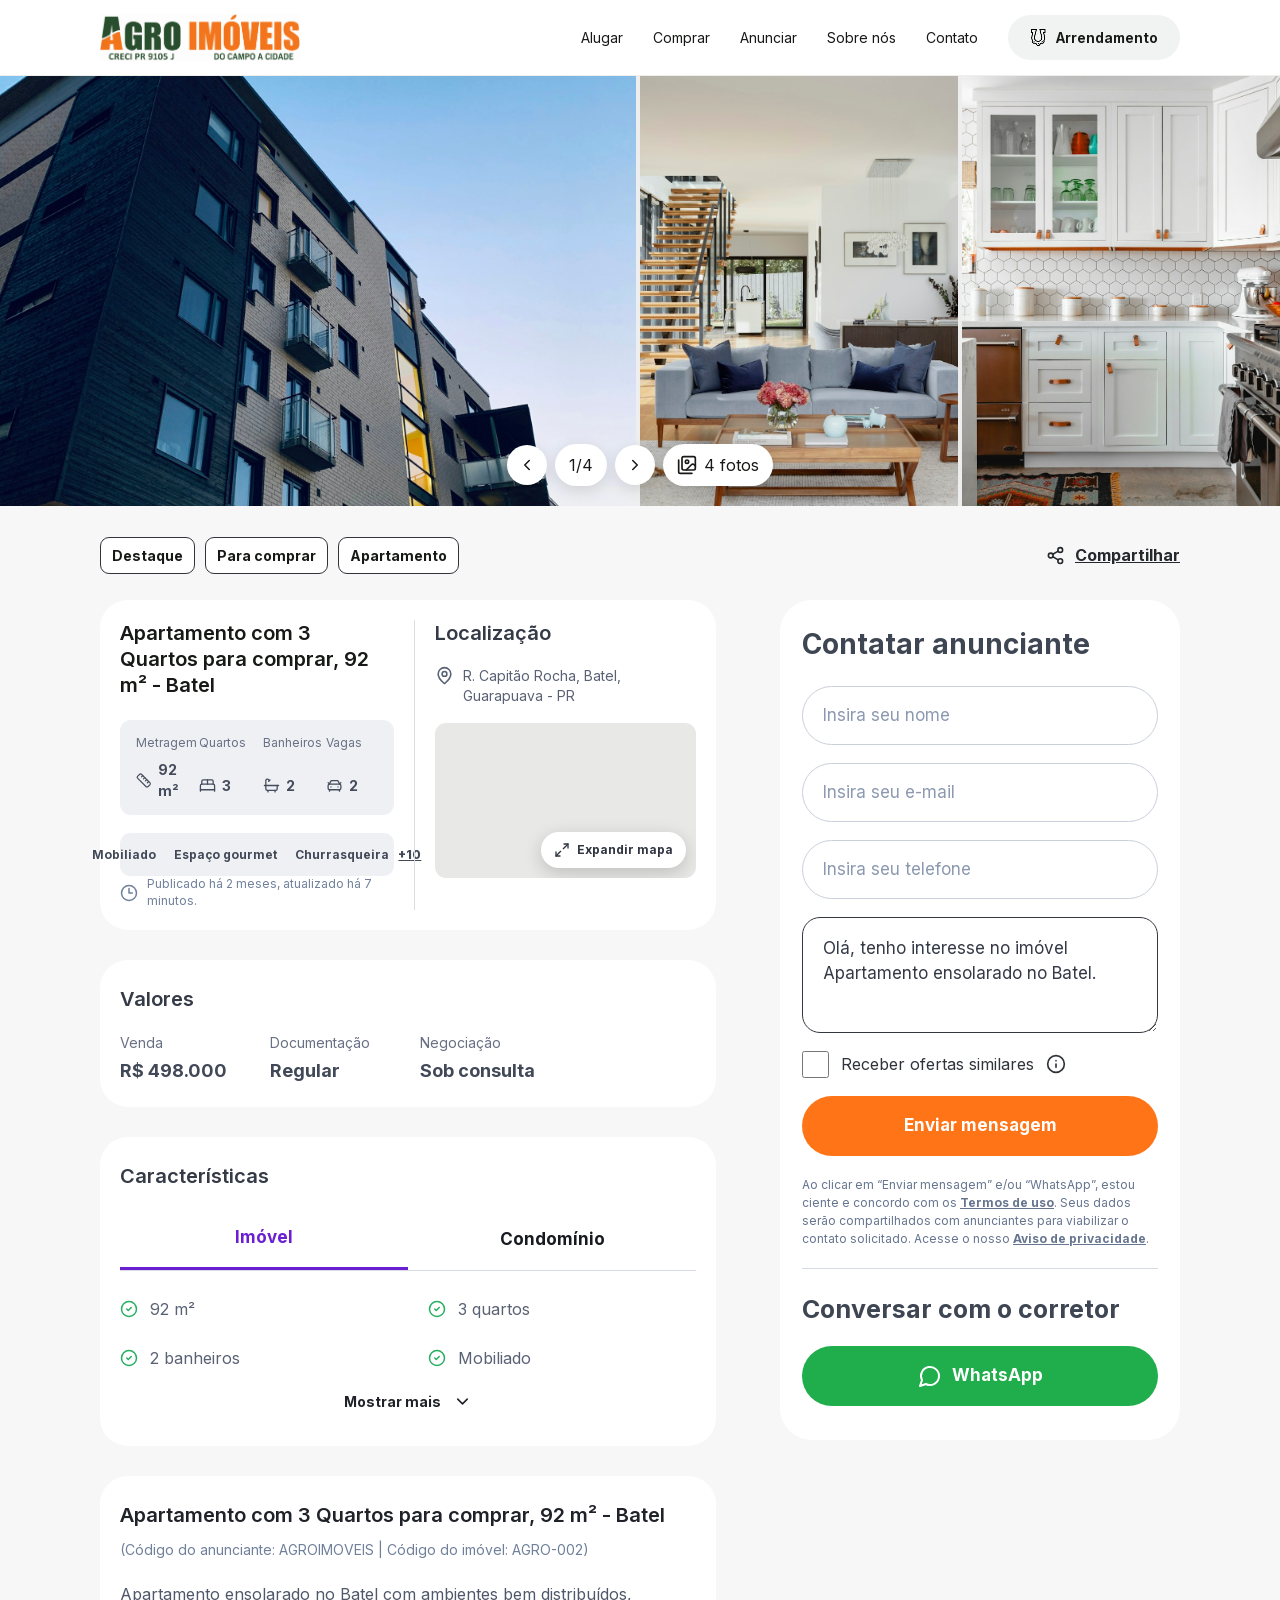
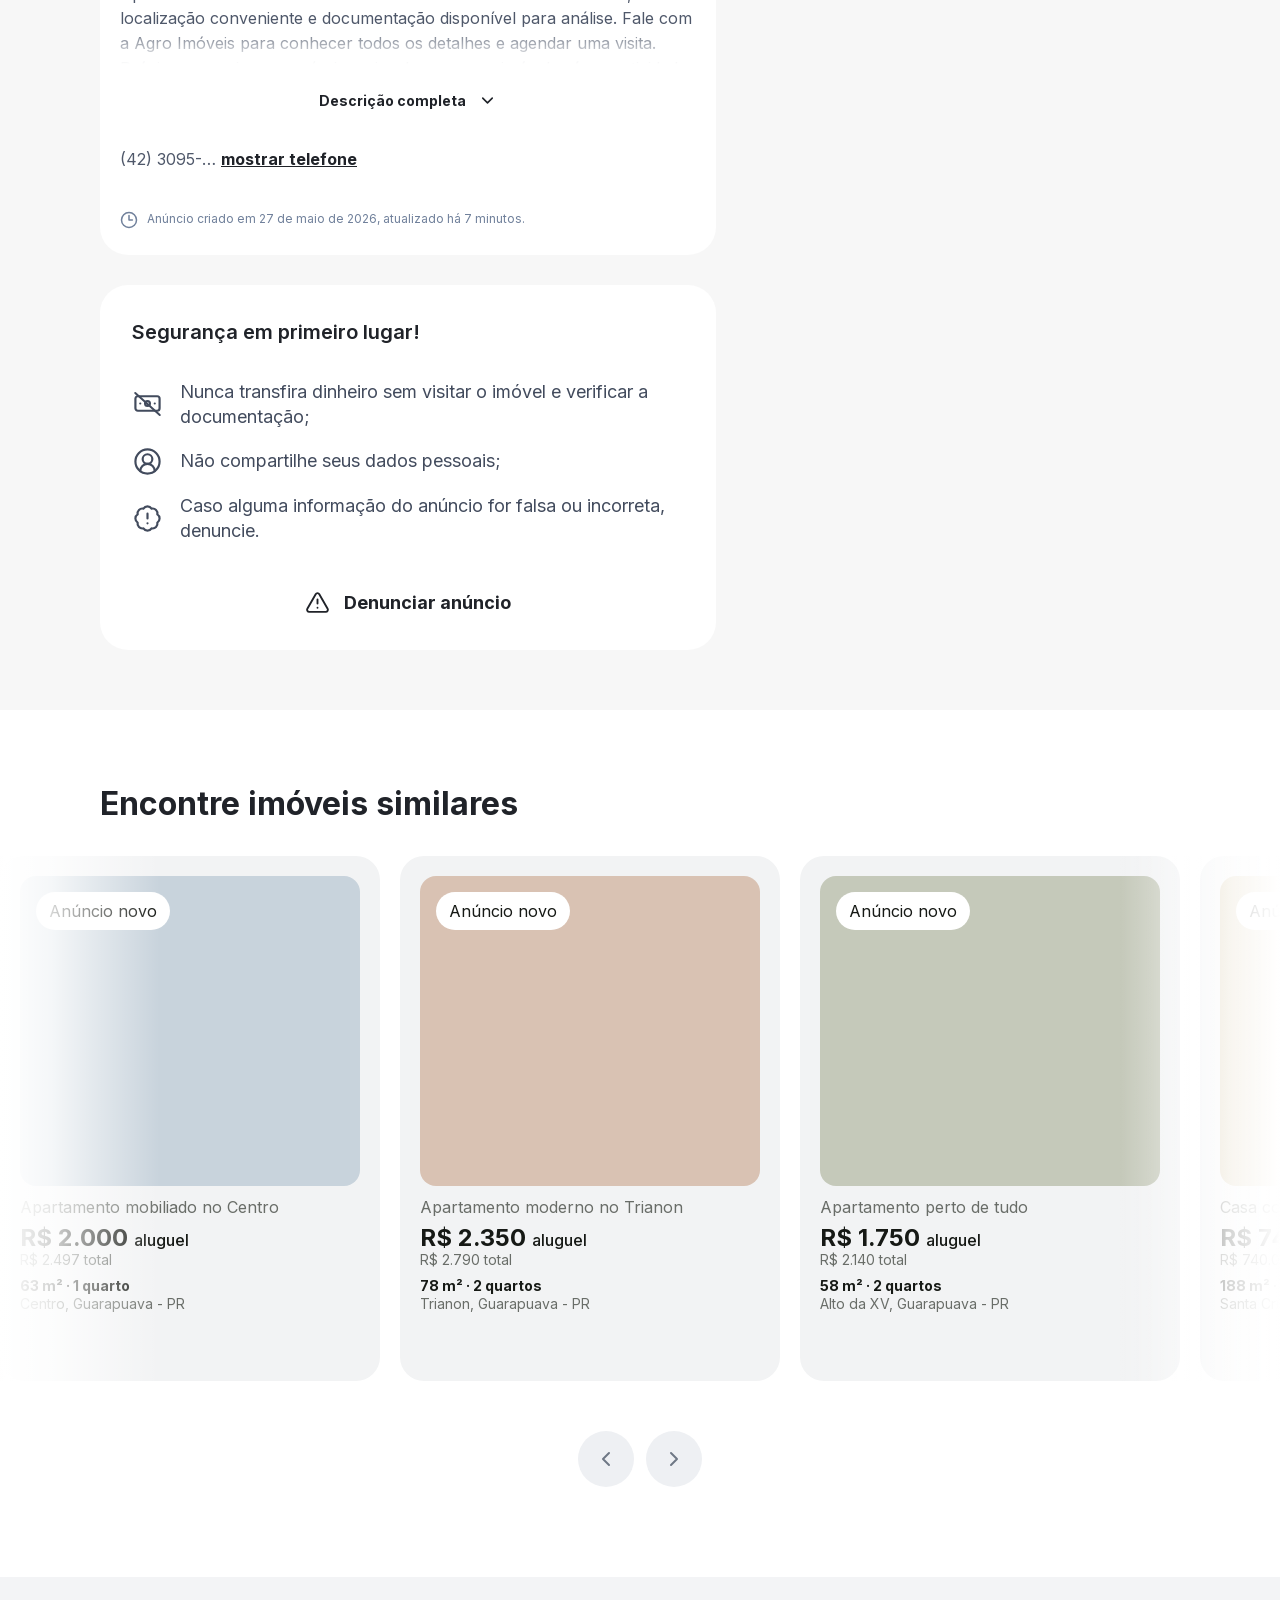
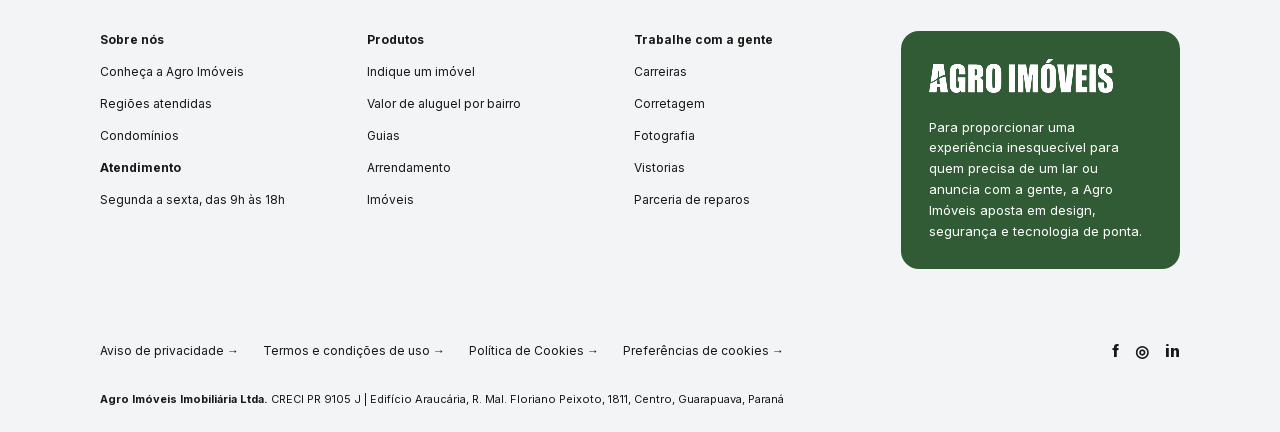
<file: imovel/agro-002/index.html>
<!DOCTYPE html><html lang="pt-BR"><head><meta charSet="utf-8"/><meta name="viewport" content="width=device-width, initial-scale=1"/><link rel="preload" as="image" href="/images/logo-agro-imoveis.png"/><link rel="preload" as="image" href="/images/icon-ferradura.png"/><link rel="preload" as="image" href="/images/apartamento.jpg"/><link rel="preload" as="image" href="/images/interior.jpg"/><link rel="preload" as="image" href="/images/cozinha.jpg"/><link rel="preload" as="image" href="/images/logo-agro-imoveis-branca.png"/><link rel="stylesheet" href="/assets/index-CTNP4Oi0.css" data-rsc-css-href="/assets/index-CTNP4Oi0.css" data-precedence="vite-rsc/importer-resources"/><link rel="modulepreload" href="/assets/layout-segment-context-M6Tt5PAy.js" crossorigin=""/><link rel="modulepreload" href="/assets/rolldown-runtime-S-ySWqyJ.js" crossorigin=""/><link rel="modulepreload" href="/assets/index-BL026jTK.js" crossorigin=""/><link rel="modulepreload" href="/assets/framework-CXnKph_e.js" crossorigin=""/><link rel="modulepreload" href="/assets/AgroSite-22UKH-K9.js" crossorigin=""/><title>Agro Imóveis | Do campo à cidade</title><meta name="description" content="Imóveis urbanos e rurais em Guarapuava com atendimento direto, avaliação técnica e segurança em cada negociação."/><meta property="og:title" content="Agro Imóveis | Do campo à cidade"/><meta property="og:description" content="Seu próximo investimento em Guarapuava, do campo à cidade."/><meta property="og:type" content="website"/><meta property="og:locale" content="pt_BR"/><meta property="og:image" content="https://immfernanda.github.io/og.png"/><meta property="og:image:width" content="1200"/><meta property="og:image:height" content="630"/><meta property="og:image:alt" content="Agro Imóveis — do campo à cidade"/><meta name="twitter:card" content="summary_large_image"/><meta name="twitter:title" content="Agro Imóveis | Do campo à cidade"/><meta name="twitter:description" content="Seu próximo investimento em Guarapuava, do campo à cidade."/><meta name="twitter:image" content="https://immfernanda.github.io/og.png"/><link rel="shortcut icon" href="https://immfernanda.github.io/favicon.png"/><link rel="icon" href="https://immfernanda.github.io/favicon.png"/><script>self.__VINEXT_RSC_PARAMS__={"id":"agro-002"}</script><script>self.__VINEXT_RSC_NAV__={"pathname":"/imovel/agro-002","searchParams":[]}</script><link rel="modulepreload" href="/assets/index-BL026jTK.js" />
<link rel="preload" href="/assets/_vinext_fonts/inter-9df0d028785c/inter-7249155f.woff2" as="font" type="font/woff2" crossorigin />
<link rel="preload" href="/assets/_vinext_fonts/inter-9df0d028785c/inter-e34c5f1b.woff2" as="font" type="font/woff2" crossorigin />
<link rel="preload" href="/assets/_vinext_fonts/inter-9df0d028785c/inter-6e1a6b2b.woff2" as="font" type="font/woff2" crossorigin />
<link rel="preload" href="/assets/_vinext_fonts/inter-9df0d028785c/inter-656bbed6.woff2" as="font" type="font/woff2" crossorigin />
<link rel="preload" href="/assets/_vinext_fonts/inter-9df0d028785c/inter-fc83e075.woff2" as="font" type="font/woff2" crossorigin />
<link rel="preload" href="/assets/_vinext_fonts/inter-9df0d028785c/inter-749a3084.woff2" as="font" type="font/woff2" crossorigin />
<link rel="preload" href="/assets/_vinext_fonts/inter-9df0d028785c/inter-1ab1ad55.woff2" as="font" type="font/woff2" crossorigin />
<link rel="preload" href="/assets/_vinext_fonts/roboto-ab28ffb4f835/roboto-49ca8900.woff2" as="font" type="font/woff2" crossorigin />
<link rel="preload" href="/assets/_vinext_fonts/roboto-ab28ffb4f835/roboto-759898f6.woff2" as="font" type="font/woff2" crossorigin />
<link rel="preload" href="/assets/_vinext_fonts/roboto-ab28ffb4f835/roboto-c16ffb7f.woff2" as="font" type="font/woff2" crossorigin />
<link rel="preload" href="/assets/_vinext_fonts/roboto-ab28ffb4f835/roboto-eaaaa4bc.woff2" as="font" type="font/woff2" crossorigin />
<link rel="preload" href="/assets/_vinext_fonts/roboto-ab28ffb4f835/roboto-5470cb57.woff2" as="font" type="font/woff2" crossorigin />
<link rel="preload" href="/assets/_vinext_fonts/roboto-ab28ffb4f835/roboto-2b8b6c8e.woff2" as="font" type="font/woff2" crossorigin />
<link rel="preload" href="/assets/_vinext_fonts/roboto-ab28ffb4f835/roboto-601769f1.woff2" as="font" type="font/woff2" crossorigin />
<link rel="preload" href="/assets/_vinext_fonts/roboto-ab28ffb4f835/roboto-38013d5a.woff2" as="font" type="font/woff2" crossorigin />
<link rel="preload" href="/assets/_vinext_fonts/roboto-ab28ffb4f835/roboto-d2c1b6aa.woff2" as="font" type="font/woff2" crossorigin />
<style data-vinext-fonts>/* cyrillic-ext */
@font-face {
  font-family: 'Inter';
  font-style: normal;
  font-weight: 100 900;
  font-display: swap;
  src: url(/assets/_vinext_fonts/inter-9df0d028785c/inter-7249155f.woff2) format('woff2');
  unicode-range: U+0460-052F, U+1C80-1C8A, U+20B4, U+2DE0-2DFF, U+A640-A69F, U+FE2E-FE2F;
}
/* cyrillic */
@font-face {
  font-family: 'Inter';
  font-style: normal;
  font-weight: 100 900;
  font-display: swap;
  src: url(/assets/_vinext_fonts/inter-9df0d028785c/inter-e34c5f1b.woff2) format('woff2');
  unicode-range: U+0301, U+0400-045F, U+0490-0491, U+04B0-04B1, U+2116;
}
/* greek-ext */
@font-face {
  font-family: 'Inter';
  font-style: normal;
  font-weight: 100 900;
  font-display: swap;
  src: url(/assets/_vinext_fonts/inter-9df0d028785c/inter-6e1a6b2b.woff2) format('woff2');
  unicode-range: U+1F00-1FFF;
}
/* greek */
@font-face {
  font-family: 'Inter';
  font-style: normal;
  font-weight: 100 900;
  font-display: swap;
  src: url(/assets/_vinext_fonts/inter-9df0d028785c/inter-656bbed6.woff2) format('woff2');
  unicode-range: U+0370-0377, U+037A-037F, U+0384-038A, U+038C, U+038E-03A1, U+03A3-03FF;
}
/* vietnamese */
@font-face {
  font-family: 'Inter';
  font-style: normal;
  font-weight: 100 900;
  font-display: swap;
  src: url(/assets/_vinext_fonts/inter-9df0d028785c/inter-fc83e075.woff2) format('woff2');
  unicode-range: U+0102-0103, U+0110-0111, U+0128-0129, U+0168-0169, U+01A0-01A1, U+01AF-01B0, U+0300-0301, U+0303-0304, U+0308-0309, U+0323, U+0329, U+1EA0-1EF9, U+20AB;
}
/* latin-ext */
@font-face {
  font-family: 'Inter';
  font-style: normal;
  font-weight: 100 900;
  font-display: swap;
  src: url(/assets/_vinext_fonts/inter-9df0d028785c/inter-749a3084.woff2) format('woff2');
  unicode-range: U+0100-02BA, U+02BD-02C5, U+02C7-02CC, U+02CE-02D7, U+02DD-02FF, U+0304, U+0308, U+0329, U+1D00-1DBF, U+1E00-1E9F, U+1EF2-1EFF, U+2020, U+20A0-20AB, U+20AD-20C0, U+2113, U+2C60-2C7F, U+A720-A7FF;
}
/* latin */
@font-face {
  font-family: 'Inter';
  font-style: normal;
  font-weight: 100 900;
  font-display: swap;
  src: url(/assets/_vinext_fonts/inter-9df0d028785c/inter-1ab1ad55.woff2) format('woff2');
  unicode-range: U+0000-00FF, U+0131, U+0152-0153, U+02BB-02BC, U+02C6, U+02DA, U+02DC, U+0304, U+0308, U+0329, U+2000-206F, U+20AC, U+2122, U+2191, U+2193, U+2212, U+2215, U+FEFF, U+FFFD;
}

.__font_inter_0380wzv { font-family: 'Inter', sans-serif; }

.__variable_inter_0380wzv { --font-inter: 'Inter', sans-serif; }

/* cyrillic-ext */
@font-face {
  font-family: 'Roboto';
  font-style: normal;
  font-weight: 400;
  font-stretch: 100%;
  font-display: swap;
  src: url(/assets/_vinext_fonts/roboto-ab28ffb4f835/roboto-49ca8900.woff2) format('woff2');
  unicode-range: U+0460-052F, U+1C80-1C8A, U+20B4, U+2DE0-2DFF, U+A640-A69F, U+FE2E-FE2F;
}
/* cyrillic */
@font-face {
  font-family: 'Roboto';
  font-style: normal;
  font-weight: 400;
  font-stretch: 100%;
  font-display: swap;
  src: url(/assets/_vinext_fonts/roboto-ab28ffb4f835/roboto-759898f6.woff2) format('woff2');
  unicode-range: U+0301, U+0400-045F, U+0490-0491, U+04B0-04B1, U+2116;
}
/* greek-ext */
@font-face {
  font-family: 'Roboto';
  font-style: normal;
  font-weight: 400;
  font-stretch: 100%;
  font-display: swap;
  src: url(/assets/_vinext_fonts/roboto-ab28ffb4f835/roboto-c16ffb7f.woff2) format('woff2');
  unicode-range: U+1F00-1FFF;
}
/* greek */
@font-face {
  font-family: 'Roboto';
  font-style: normal;
  font-weight: 400;
  font-stretch: 100%;
  font-display: swap;
  src: url(/assets/_vinext_fonts/roboto-ab28ffb4f835/roboto-eaaaa4bc.woff2) format('woff2');
  unicode-range: U+0370-0377, U+037A-037F, U+0384-038A, U+038C, U+038E-03A1, U+03A3-03FF;
}
/* math */
@font-face {
  font-family: 'Roboto';
  font-style: normal;
  font-weight: 400;
  font-stretch: 100%;
  font-display: swap;
  src: url(/assets/_vinext_fonts/roboto-ab28ffb4f835/roboto-5470cb57.woff2) format('woff2');
  unicode-range: U+0302-0303, U+0305, U+0307-0308, U+0310, U+0312, U+0315, U+031A, U+0326-0327, U+032C, U+032F-0330, U+0332-0333, U+0338, U+033A, U+0346, U+034D, U+0391-03A1, U+03A3-03A9, U+03B1-03C9, U+03D1, U+03D5-03D6, U+03F0-03F1, U+03F4-03F5, U+2016-2017, U+2034-2038, U+203C, U+2040, U+2043, U+2047, U+2050, U+2057, U+205F, U+2070-2071, U+2074-208E, U+2090-209C, U+20D0-20DC, U+20E1, U+20E5-20EF, U+2100-2112, U+2114-2115, U+2117-2121, U+2123-214F, U+2190, U+2192, U+2194-21AE, U+21B0-21E5, U+21F1-21F2, U+21F4-2211, U+2213-2214, U+2216-22FF, U+2308-230B, U+2310, U+2319, U+231C-2321, U+2336-237A, U+237C, U+2395, U+239B-23B7, U+23D0, U+23DC-23E1, U+2474-2475, U+25AF, U+25B3, U+25B7, U+25BD, U+25C1, U+25CA, U+25CC, U+25FB, U+266D-266F, U+27C0-27FF, U+2900-2AFF, U+2B0E-2B11, U+2B30-2B4C, U+2BFE, U+3030, U+FF5B, U+FF5D, U+1D400-1D7FF, U+1EE00-1EEFF;
}
/* symbols */
@font-face {
  font-family: 'Roboto';
  font-style: normal;
  font-weight: 400;
  font-stretch: 100%;
  font-display: swap;
  src: url(/assets/_vinext_fonts/roboto-ab28ffb4f835/roboto-2b8b6c8e.woff2) format('woff2');
  unicode-range: U+0001-000C, U+000E-001F, U+007F-009F, U+20DD-20E0, U+20E2-20E4, U+2150-218F, U+2190, U+2192, U+2194-2199, U+21AF, U+21E6-21F0, U+21F3, U+2218-2219, U+2299, U+22C4-22C6, U+2300-243F, U+2440-244A, U+2460-24FF, U+25A0-27BF, U+2800-28FF, U+2921-2922, U+2981, U+29BF, U+29EB, U+2B00-2BFF, U+4DC0-4DFF, U+FFF9-FFFB, U+10140-1018E, U+10190-1019C, U+101A0, U+101D0-101FD, U+102E0-102FB, U+10E60-10E7E, U+1D2C0-1D2D3, U+1D2E0-1D37F, U+1F000-1F0FF, U+1F100-1F1AD, U+1F1E6-1F1FF, U+1F30D-1F30F, U+1F315, U+1F31C, U+1F31E, U+1F320-1F32C, U+1F336, U+1F378, U+1F37D, U+1F382, U+1F393-1F39F, U+1F3A7-1F3A8, U+1F3AC-1F3AF, U+1F3C2, U+1F3C4-1F3C6, U+1F3CA-1F3CE, U+1F3D4-1F3E0, U+1F3ED, U+1F3F1-1F3F3, U+1F3F5-1F3F7, U+1F408, U+1F415, U+1F41F, U+1F426, U+1F43F, U+1F441-1F442, U+1F444, U+1F446-1F449, U+1F44C-1F44E, U+1F453, U+1F46A, U+1F47D, U+1F4A3, U+1F4B0, U+1F4B3, U+1F4B9, U+1F4BB, U+1F4BF, U+1F4C8-1F4CB, U+1F4D6, U+1F4DA, U+1F4DF, U+1F4E3-1F4E6, U+1F4EA-1F4ED, U+1F4F7, U+1F4F9-1F4FB, U+1F4FD-1F4FE, U+1F503, U+1F507-1F50B, U+1F50D, U+1F512-1F513, U+1F53E-1F54A, U+1F54F-1F5FA, U+1F610, U+1F650-1F67F, U+1F687, U+1F68D, U+1F691, U+1F694, U+1F698, U+1F6AD, U+1F6B2, U+1F6B9-1F6BA, U+1F6BC, U+1F6C6-1F6CF, U+1F6D3-1F6D7, U+1F6E0-1F6EA, U+1F6F0-1F6F3, U+1F6F7-1F6FC, U+1F700-1F7FF, U+1F800-1F80B, U+1F810-1F847, U+1F850-1F859, U+1F860-1F887, U+1F890-1F8AD, U+1F8B0-1F8BB, U+1F8C0-1F8C1, U+1F900-1F90B, U+1F93B, U+1F946, U+1F984, U+1F996, U+1F9E9, U+1FA00-1FA6F, U+1FA70-1FA7C, U+1FA80-1FA89, U+1FA8F-1FAC6, U+1FACE-1FADC, U+1FADF-1FAE9, U+1FAF0-1FAF8, U+1FB00-1FBFF;
}
/* vietnamese */
@font-face {
  font-family: 'Roboto';
  font-style: normal;
  font-weight: 400;
  font-stretch: 100%;
  font-display: swap;
  src: url(/assets/_vinext_fonts/roboto-ab28ffb4f835/roboto-601769f1.woff2) format('woff2');
  unicode-range: U+0102-0103, U+0110-0111, U+0128-0129, U+0168-0169, U+01A0-01A1, U+01AF-01B0, U+0300-0301, U+0303-0304, U+0308-0309, U+0323, U+0329, U+1EA0-1EF9, U+20AB;
}
/* latin-ext */
@font-face {
  font-family: 'Roboto';
  font-style: normal;
  font-weight: 400;
  font-stretch: 100%;
  font-display: swap;
  src: url(/assets/_vinext_fonts/roboto-ab28ffb4f835/roboto-38013d5a.woff2) format('woff2');
  unicode-range: U+0100-02BA, U+02BD-02C5, U+02C7-02CC, U+02CE-02D7, U+02DD-02FF, U+0304, U+0308, U+0329, U+1D00-1DBF, U+1E00-1E9F, U+1EF2-1EFF, U+2020, U+20A0-20AB, U+20AD-20C0, U+2113, U+2C60-2C7F, U+A720-A7FF;
}
/* latin */
@font-face {
  font-family: 'Roboto';
  font-style: normal;
  font-weight: 400;
  font-stretch: 100%;
  font-display: swap;
  src: url(/assets/_vinext_fonts/roboto-ab28ffb4f835/roboto-d2c1b6aa.woff2) format('woff2');
  unicode-range: U+0000-00FF, U+0131, U+0152-0153, U+02BB-02BC, U+02C6, U+02DA, U+02DC, U+0304, U+0308, U+0329, U+2000-206F, U+20AC, U+2122, U+2191, U+2193, U+2212, U+2215, U+FEFF, U+FFFD;
}
/* cyrillic-ext */
@font-face {
  font-family: 'Roboto';
  font-style: normal;
  font-weight: 700;
  font-stretch: 100%;
  font-display: swap;
  src: url(/assets/_vinext_fonts/roboto-ab28ffb4f835/roboto-49ca8900.woff2) format('woff2');
  unicode-range: U+0460-052F, U+1C80-1C8A, U+20B4, U+2DE0-2DFF, U+A640-A69F, U+FE2E-FE2F;
}
/* cyrillic */
@font-face {
  font-family: 'Roboto';
  font-style: normal;
  font-weight: 700;
  font-stretch: 100%;
  font-display: swap;
  src: url(/assets/_vinext_fonts/roboto-ab28ffb4f835/roboto-759898f6.woff2) format('woff2');
  unicode-range: U+0301, U+0400-045F, U+0490-0491, U+04B0-04B1, U+2116;
}
/* greek-ext */
@font-face {
  font-family: 'Roboto';
  font-style: normal;
  font-weight: 700;
  font-stretch: 100%;
  font-display: swap;
  src: url(/assets/_vinext_fonts/roboto-ab28ffb4f835/roboto-c16ffb7f.woff2) format('woff2');
  unicode-range: U+1F00-1FFF;
}
/* greek */
@font-face {
  font-family: 'Roboto';
  font-style: normal;
  font-weight: 700;
  font-stretch: 100%;
  font-display: swap;
  src: url(/assets/_vinext_fonts/roboto-ab28ffb4f835/roboto-eaaaa4bc.woff2) format('woff2');
  unicode-range: U+0370-0377, U+037A-037F, U+0384-038A, U+038C, U+038E-03A1, U+03A3-03FF;
}
/* math */
@font-face {
  font-family: 'Roboto';
  font-style: normal;
  font-weight: 700;
  font-stretch: 100%;
  font-display: swap;
  src: url(/assets/_vinext_fonts/roboto-ab28ffb4f835/roboto-5470cb57.woff2) format('woff2');
  unicode-range: U+0302-0303, U+0305, U+0307-0308, U+0310, U+0312, U+0315, U+031A, U+0326-0327, U+032C, U+032F-0330, U+0332-0333, U+0338, U+033A, U+0346, U+034D, U+0391-03A1, U+03A3-03A9, U+03B1-03C9, U+03D1, U+03D5-03D6, U+03F0-03F1, U+03F4-03F5, U+2016-2017, U+2034-2038, U+203C, U+2040, U+2043, U+2047, U+2050, U+2057, U+205F, U+2070-2071, U+2074-208E, U+2090-209C, U+20D0-20DC, U+20E1, U+20E5-20EF, U+2100-2112, U+2114-2115, U+2117-2121, U+2123-214F, U+2190, U+2192, U+2194-21AE, U+21B0-21E5, U+21F1-21F2, U+21F4-2211, U+2213-2214, U+2216-22FF, U+2308-230B, U+2310, U+2319, U+231C-2321, U+2336-237A, U+237C, U+2395, U+239B-23B7, U+23D0, U+23DC-23E1, U+2474-2475, U+25AF, U+25B3, U+25B7, U+25BD, U+25C1, U+25CA, U+25CC, U+25FB, U+266D-266F, U+27C0-27FF, U+2900-2AFF, U+2B0E-2B11, U+2B30-2B4C, U+2BFE, U+3030, U+FF5B, U+FF5D, U+1D400-1D7FF, U+1EE00-1EEFF;
}
/* symbols */
@font-face {
  font-family: 'Roboto';
  font-style: normal;
  font-weight: 700;
  font-stretch: 100%;
  font-display: swap;
  src: url(/assets/_vinext_fonts/roboto-ab28ffb4f835/roboto-2b8b6c8e.woff2) format('woff2');
  unicode-range: U+0001-000C, U+000E-001F, U+007F-009F, U+20DD-20E0, U+20E2-20E4, U+2150-218F, U+2190, U+2192, U+2194-2199, U+21AF, U+21E6-21F0, U+21F3, U+2218-2219, U+2299, U+22C4-22C6, U+2300-243F, U+2440-244A, U+2460-24FF, U+25A0-27BF, U+2800-28FF, U+2921-2922, U+2981, U+29BF, U+29EB, U+2B00-2BFF, U+4DC0-4DFF, U+FFF9-FFFB, U+10140-1018E, U+10190-1019C, U+101A0, U+101D0-101FD, U+102E0-102FB, U+10E60-10E7E, U+1D2C0-1D2D3, U+1D2E0-1D37F, U+1F000-1F0FF, U+1F100-1F1AD, U+1F1E6-1F1FF, U+1F30D-1F30F, U+1F315, U+1F31C, U+1F31E, U+1F320-1F32C, U+1F336, U+1F378, U+1F37D, U+1F382, U+1F393-1F39F, U+1F3A7-1F3A8, U+1F3AC-1F3AF, U+1F3C2, U+1F3C4-1F3C6, U+1F3CA-1F3CE, U+1F3D4-1F3E0, U+1F3ED, U+1F3F1-1F3F3, U+1F3F5-1F3F7, U+1F408, U+1F415, U+1F41F, U+1F426, U+1F43F, U+1F441-1F442, U+1F444, U+1F446-1F449, U+1F44C-1F44E, U+1F453, U+1F46A, U+1F47D, U+1F4A3, U+1F4B0, U+1F4B3, U+1F4B9, U+1F4BB, U+1F4BF, U+1F4C8-1F4CB, U+1F4D6, U+1F4DA, U+1F4DF, U+1F4E3-1F4E6, U+1F4EA-1F4ED, U+1F4F7, U+1F4F9-1F4FB, U+1F4FD-1F4FE, U+1F503, U+1F507-1F50B, U+1F50D, U+1F512-1F513, U+1F53E-1F54A, U+1F54F-1F5FA, U+1F610, U+1F650-1F67F, U+1F687, U+1F68D, U+1F691, U+1F694, U+1F698, U+1F6AD, U+1F6B2, U+1F6B9-1F6BA, U+1F6BC, U+1F6C6-1F6CF, U+1F6D3-1F6D7, U+1F6E0-1F6EA, U+1F6F0-1F6F3, U+1F6F7-1F6FC, U+1F700-1F7FF, U+1F800-1F80B, U+1F810-1F847, U+1F850-1F859, U+1F860-1F887, U+1F890-1F8AD, U+1F8B0-1F8BB, U+1F8C0-1F8C1, U+1F900-1F90B, U+1F93B, U+1F946, U+1F984, U+1F996, U+1F9E9, U+1FA00-1FA6F, U+1FA70-1FA7C, U+1FA80-1FA89, U+1FA8F-1FAC6, U+1FACE-1FADC, U+1FADF-1FAE9, U+1FAF0-1FAF8, U+1FB00-1FBFF;
}
/* vietnamese */
@font-face {
  font-family: 'Roboto';
  font-style: normal;
  font-weight: 700;
  font-stretch: 100%;
  font-display: swap;
  src: url(/assets/_vinext_fonts/roboto-ab28ffb4f835/roboto-601769f1.woff2) format('woff2');
  unicode-range: U+0102-0103, U+0110-0111, U+0128-0129, U+0168-0169, U+01A0-01A1, U+01AF-01B0, U+0300-0301, U+0303-0304, U+0308-0309, U+0323, U+0329, U+1EA0-1EF9, U+20AB;
}
/* latin-ext */
@font-face {
  font-family: 'Roboto';
  font-style: normal;
  font-weight: 700;
  font-stretch: 100%;
  font-display: swap;
  src: url(/assets/_vinext_fonts/roboto-ab28ffb4f835/roboto-38013d5a.woff2) format('woff2');
  unicode-range: U+0100-02BA, U+02BD-02C5, U+02C7-02CC, U+02CE-02D7, U+02DD-02FF, U+0304, U+0308, U+0329, U+1D00-1DBF, U+1E00-1E9F, U+1EF2-1EFF, U+2020, U+20A0-20AB, U+20AD-20C0, U+2113, U+2C60-2C7F, U+A720-A7FF;
}
/* latin */
@font-face {
  font-family: 'Roboto';
  font-style: normal;
  font-weight: 700;
  font-stretch: 100%;
  font-display: swap;
  src: url(/assets/_vinext_fonts/roboto-ab28ffb4f835/roboto-d2c1b6aa.woff2) format('woff2');
  unicode-range: U+0000-00FF, U+0131, U+0152-0153, U+02BB-02BC, U+02C6, U+02DA, U+02DC, U+0304, U+0308, U+0329, U+2000-206F, U+20AC, U+2122, U+2191, U+2193, U+2212, U+2215, U+FEFF, U+FFFD;
}

.__font_roboto_1fiw7n3 { font-family: 'Roboto', sans-serif; }

.__variable_roboto_1fiw7n3 { --font-roboto: 'Roboto', sans-serif; }
</style>
</head><body class="__variable_inter_0380wzv __variable_roboto_1fiw7n3"><header class="site-header"><div class="header-inner"><a class="brand" href="/" aria-label="Agro Imóveis - página inicial"><img src="/images/logo-agro-imoveis.png" alt="Agro Imóveis — do campo à cidade"/></a><button class="menu-toggle" type="button" aria-expanded="false" aria-label="Abrir menu">☰</button><nav class="nav" aria-label="Navegação principal"><a href="/catalogo?transacao=Alugar">Alugar</a><a href="/catalogo?transacao=Comprar">Comprar</a><button type="button">Anunciar</button><a href="/sobre">Sobre nós</a><a href="/sobre#contato">Contato</a><button class="rent-button" type="button"><img class="horseshoe-icon" src="/images/icon-ferradura.png" alt="" aria-hidden="true"/>Arrendamento</button></nav></div></header><main><section class="product-gallery"><button class="gallery-main" type="button"><img src="/images/apartamento.jpg" alt="Apartamento ensolarado no Batel"/></button><button type="button"><img src="/images/interior.jpg" alt="Outro ângulo do imóvel"/></button><button type="button"><img src="/images/cozinha.jpg" alt="Detalhe do imóvel"/></button><div class="gallery-controls"><button type="button" aria-label="Foto anterior"><svg xmlns="http://www.w3.org/2000/svg" width="24" height="24" viewBox="0 0 24 24" fill="none" stroke="currentColor" stroke-width="2" stroke-linecap="round" stroke-linejoin="round" class="lucide lucide-chevron-left" aria-hidden="true"><path d="m15 18-6-6 6-6"></path></svg></button><span>1<!-- -->/<!-- -->4</span><button type="button" aria-label="Próxima foto"><svg xmlns="http://www.w3.org/2000/svg" width="24" height="24" viewBox="0 0 24 24" fill="none" stroke="currentColor" stroke-width="2" stroke-linecap="round" stroke-linejoin="round" class="lucide lucide-chevron-right" aria-hidden="true"><path d="m9 18 6-6-6-6"></path></svg></button><button class="photo-count-button" type="button"><svg xmlns="http://www.w3.org/2000/svg" width="24" height="24" viewBox="0 0 24 24" fill="none" stroke="currentColor" stroke-width="2" stroke-linecap="round" stroke-linejoin="round" class="lucide lucide-images" aria-hidden="true"><path d="M18 22H4a2 2 0 0 1-2-2V6"></path><path d="m22 13-1.296-1.296a2.41 2.41 0 0 0-3.408 0L11 18"></path><circle cx="12" cy="8" r="2"></circle><rect width="16" height="16" x="6" y="2" rx="2"></rect></svg>4<!-- --> fotos</button></div></section><div class="product-page"><div class="product-topline"><div class="tags"><span>Destaque</span><span>Para comprar</span><span>Apartamento</span></div><button class="share-button" type="button"><svg xmlns="http://www.w3.org/2000/svg" width="24" height="24" viewBox="0 0 24 24" fill="none" stroke="currentColor" stroke-width="2" stroke-linecap="round" stroke-linejoin="round" class="lucide lucide-share2" aria-hidden="true"><circle cx="18" cy="5" r="3"></circle><circle cx="6" cy="12" r="3"></circle><circle cx="18" cy="19" r="3"></circle><line x1="8.59" x2="15.42" y1="13.51" y2="17.49"></line><line x1="15.41" x2="8.59" y1="6.51" y2="10.49"></line></svg>Compartilhar</button></div><div class="product-shell"><div class="product-content"><section class="product-summary-card"><div class="summary-details"><h1>Apartamento com 3 Quartos para comprar, 92 m² - Batel</h1><div class="quick-facts"><span><small>Metragem</small><b><svg xmlns="http://www.w3.org/2000/svg" width="24" height="24" viewBox="0 0 24 24" fill="none" stroke="currentColor" stroke-width="2" stroke-linecap="round" stroke-linejoin="round" class="lucide lucide-ruler" aria-hidden="true"><path d="M21.3 15.3a2.4 2.4 0 0 1 0 3.4l-2.6 2.6a2.4 2.4 0 0 1-3.4 0L2.7 8.7a2.41 2.41 0 0 1 0-3.4l2.6-2.6a2.41 2.41 0 0 1 3.4 0Z"></path><path d="m14.5 12.5 2-2"></path><path d="m11.5 9.5 2-2"></path><path d="m8.5 6.5 2-2"></path><path d="m17.5 15.5 2-2"></path></svg>92 m²</b></span><span><small>Quartos</small><b><svg xmlns="http://www.w3.org/2000/svg" width="24" height="24" viewBox="0 0 24 24" fill="none" stroke="currentColor" stroke-width="2" stroke-linecap="round" stroke-linejoin="round" class="lucide lucide-bed-double" aria-hidden="true"><path d="M2 20v-8a2 2 0 0 1 2-2h16a2 2 0 0 1 2 2v8"></path><path d="M4 10V6a2 2 0 0 1 2-2h12a2 2 0 0 1 2 2v4"></path><path d="M12 4v6"></path><path d="M2 18h20"></path></svg>3</b></span><span><small>Banheiros</small><b><svg xmlns="http://www.w3.org/2000/svg" width="24" height="24" viewBox="0 0 24 24" fill="none" stroke="currentColor" stroke-width="2" stroke-linecap="round" stroke-linejoin="round" class="lucide lucide-bath" aria-hidden="true"><path d="M10 4 8 6"></path><path d="M17 19v2"></path><path d="M2 12h20"></path><path d="M7 19v2"></path><path d="M9 5 7.621 3.621A2.121 2.121 0 0 0 4 5v12a2 2 0 0 0 2 2h12a2 2 0 0 0 2-2v-5"></path></svg>2</b></span><span><small>Vagas</small><b><svg xmlns="http://www.w3.org/2000/svg" width="24" height="24" viewBox="0 0 24 24" fill="none" stroke="currentColor" stroke-width="2" stroke-linecap="round" stroke-linejoin="round" class="lucide lucide-car-front" aria-hidden="true"><path d="m21 8-2 2-1.5-3.7A2 2 0 0 0 15.646 5H8.4a2 2 0 0 0-1.903 1.257L5 10 3 8"></path><path d="M7 14h.01"></path><path d="M17 14h.01"></path><rect width="18" height="8" x="3" y="10" rx="2"></rect><path d="M5 18v2"></path><path d="M19 18v2"></path></svg>2</b></span></div><div class="summary-tags"><span>Mobiliado</span><i aria-hidden="true"></i><span>Espaço gourmet</span><i aria-hidden="true"></i><span>Churrasqueira</span><button type="button">+10</button></div><p class="updated-line"><svg xmlns="http://www.w3.org/2000/svg" width="24" height="24" viewBox="0 0 24 24" fill="none" stroke="currentColor" stroke-width="2" stroke-linecap="round" stroke-linejoin="round" class="lucide lucide-clock3" aria-hidden="true"><circle cx="12" cy="12" r="10"></circle><polyline points="12 6 12 12 16.5 12"></polyline></svg>Publicado há 2 meses, atualizado há 7 minutos.</p></div><div class="location-block"><h2>Localização</h2><a target="_blank" rel="noreferrer" href="https://www.google.com/maps/search/?api=1&amp;query=R.%20Capit%C3%A3o%20Rocha%2C%20Batel%2C%20Guarapuava%20-%20PR"><svg xmlns="http://www.w3.org/2000/svg" width="24" height="24" viewBox="0 0 24 24" fill="none" stroke="currentColor" stroke-width="2" stroke-linecap="round" stroke-linejoin="round" class="lucide lucide-map-pin" aria-hidden="true"><path d="M20 10c0 4.993-5.539 10.193-7.399 11.799a1 1 0 0 1-1.202 0C9.539 20.193 4 14.993 4 10a8 8 0 0 1 16 0"></path><circle cx="12" cy="10" r="3"></circle></svg>R. Capitão Rocha, Batel, Guarapuava - PR</a><div class="inline-map"><div class="map-panel"><iframe title="Mapa navegável de R. Capitão Rocha, Batel, Guarapuava - PR" src="https://www.google.com/maps?q=R.%20Capit%C3%A3o%20Rocha%2C%20Batel%2C%20Guarapuava%20-%20PR&amp;output=embed" loading="lazy" referrerPolicy="no-referrer-when-downgrade" allowFullScreen=""></iframe></div><button type="button"><svg xmlns="http://www.w3.org/2000/svg" width="24" height="24" viewBox="0 0 24 24" fill="none" stroke="currentColor" stroke-width="2" stroke-linecap="round" stroke-linejoin="round" class="lucide lucide-maximize2" aria-hidden="true"><polyline points="15 3 21 3 21 9"></polyline><polyline points="9 21 3 21 3 15"></polyline><line x1="21" x2="14" y1="3" y2="10"></line><line x1="3" x2="10" y1="21" y2="14"></line></svg>Expandir mapa</button></div></div></section><section class="values"><h2>Valores</h2><div><span>Venda<strong>R$ 498.000</strong></span><span>Documentação<strong>Regular</strong></span><span>Negociação<strong>Sob consulta</strong></span></div></section><section class="characteristics"><h2>Características</h2><div class="detail-tabs"><button class="active" type="button">Imóvel</button><button class="" type="button">Condomínio</button></div><ul><li><svg xmlns="http://www.w3.org/2000/svg" width="24" height="24" viewBox="0 0 24 24" fill="none" stroke="currentColor" stroke-width="2" stroke-linecap="round" stroke-linejoin="round" class="lucide lucide-circle-check" aria-hidden="true"><circle cx="12" cy="12" r="10"></circle><path d="m9 12 2 2 4-4"></path></svg>92 m²</li><li><svg xmlns="http://www.w3.org/2000/svg" width="24" height="24" viewBox="0 0 24 24" fill="none" stroke="currentColor" stroke-width="2" stroke-linecap="round" stroke-linejoin="round" class="lucide lucide-circle-check" aria-hidden="true"><circle cx="12" cy="12" r="10"></circle><path d="m9 12 2 2 4-4"></path></svg>3 quartos</li><li><svg xmlns="http://www.w3.org/2000/svg" width="24" height="24" viewBox="0 0 24 24" fill="none" stroke="currentColor" stroke-width="2" stroke-linecap="round" stroke-linejoin="round" class="lucide lucide-circle-check" aria-hidden="true"><circle cx="12" cy="12" r="10"></circle><path d="m9 12 2 2 4-4"></path></svg>2 banheiros</li><li><svg xmlns="http://www.w3.org/2000/svg" width="24" height="24" viewBox="0 0 24 24" fill="none" stroke="currentColor" stroke-width="2" stroke-linecap="round" stroke-linejoin="round" class="lucide lucide-circle-check" aria-hidden="true"><circle cx="12" cy="12" r="10"></circle><path d="m9 12 2 2 4-4"></path></svg>Mobiliado</li></ul><button class="details-toggle" type="button">Mostrar mais<svg xmlns="http://www.w3.org/2000/svg" width="24" height="24" viewBox="0 0 24 24" fill="none" stroke="currentColor" stroke-width="2" stroke-linecap="round" stroke-linejoin="round" class="lucide lucide-chevron-down" aria-hidden="true"><path d="m6 9 6 6 6-6"></path></svg></button></section><section class="description"><h2>Apartamento com 3 Quartos para comprar, 92 m² - Batel</h2><p class="listing-code">(Código do anunciante: AGROIMOVEIS | Código do imóvel: <!-- -->AGRO-002<!-- -->)</p><div class="description-copy"><p>Apartamento ensolarado no Batel com ambientes bem distribuídos, localização conveniente e documentação disponível para análise. Fale com a Agro Imóveis para conhecer todos os detalhes e agendar uma visita.<!-- --> Próximo a serviços, comércio e vias de acesso, o imóvel reúne praticidade e conforto para o dia a dia. Entre em contato para receber documentação, condições comerciais completas e agendar sua visita.</p></div><button class="details-toggle" type="button">Descrição completa<svg xmlns="http://www.w3.org/2000/svg" width="24" height="24" viewBox="0 0 24 24" fill="none" stroke="currentColor" stroke-width="2" stroke-linecap="round" stroke-linejoin="round" class="lucide lucide-chevron-down" aria-hidden="true"><path d="m6 9 6 6 6-6"></path></svg></button><a class="listing-phone" href="tel:+554230950000">(42) 3095-… <strong>mostrar telefone</strong></a><small class="updated-line"><svg xmlns="http://www.w3.org/2000/svg" width="24" height="24" viewBox="0 0 24 24" fill="none" stroke="currentColor" stroke-width="2" stroke-linecap="round" stroke-linejoin="round" class="lucide lucide-clock3" aria-hidden="true"><circle cx="12" cy="12" r="10"></circle><polyline points="12 6 12 12 16.5 12"></polyline></svg>Anúncio criado em 27 de maio de 2026, atualizado há 7 minutos.</small></section><section class="security-card" aria-labelledby="security-title"><h2 id="security-title">Segurança em primeiro lugar!</h2><div class="security-guidance"><p><span class="security-icon money"><svg xmlns="http://www.w3.org/2000/svg" width="24" height="24" viewBox="0 0 24 24" fill="none" stroke="currentColor" stroke-width="2" stroke-linecap="round" stroke-linejoin="round" class="lucide lucide-banknote" aria-hidden="true"><rect width="20" height="12" x="2" y="6" rx="2"></rect><circle cx="12" cy="12" r="2"></circle><path d="M6 12h.01M18 12h.01"></path></svg></span>Nunca transfira dinheiro sem visitar o imóvel e verificar a documentação;</p><p><span class="security-icon"><svg xmlns="http://www.w3.org/2000/svg" width="24" height="24" viewBox="0 0 24 24" fill="none" stroke="currentColor" stroke-width="2" stroke-linecap="round" stroke-linejoin="round" class="lucide lucide-circle-user-round" aria-hidden="true"><path d="M18 20a6 6 0 0 0-12 0"></path><circle cx="12" cy="10" r="4"></circle><circle cx="12" cy="12" r="10"></circle></svg></span>Não compartilhe seus dados pessoais;</p><p><span class="security-icon"><svg xmlns="http://www.w3.org/2000/svg" width="24" height="24" viewBox="0 0 24 24" fill="none" stroke="currentColor" stroke-width="2" stroke-linecap="round" stroke-linejoin="round" class="lucide lucide-badge-alert" aria-hidden="true"><path d="M3.85 8.62a4 4 0 0 1 4.78-4.77 4 4 0 0 1 6.74 0 4 4 0 0 1 4.78 4.78 4 4 0 0 1 0 6.74 4 4 0 0 1-4.77 4.78 4 4 0 0 1-6.75 0 4 4 0 0 1-4.78-4.77 4 4 0 0 1 0-6.76Z"></path><line x1="12" x2="12" y1="8" y2="12"></line><line x1="12" x2="12.01" y1="16" y2="16"></line></svg></span>Caso alguma informação do anúncio for falsa ou incorreta, denuncie.</p><a href="mailto:contato@agroimoveis.com.br?subject=Den%C3%BAncia%20do%20an%C3%BAncio%20agro-002"><svg xmlns="http://www.w3.org/2000/svg" width="24" height="24" viewBox="0 0 24 24" fill="none" stroke="currentColor" stroke-width="2" stroke-linecap="round" stroke-linejoin="round" class="lucide lucide-triangle-alert" aria-hidden="true"><path d="m21.73 18-8-14a2 2 0 0 0-3.48 0l-8 14A2 2 0 0 0 4 21h16a2 2 0 0 0 1.73-3"></path><path d="M12 9v4"></path><path d="M12 17h.01"></path></svg>Denunciar anúncio</a></div></section></div><aside class="contact-card"><h2>Contatar anunciante</h2><form class="product-contact-form"><input aria-label="Nome" required="" autoComplete="name" placeholder="Insira seu nome" name="name"/><input aria-label="E-mail" required="" type="email" autoComplete="email" placeholder="Insira seu e-mail" name="email"/><input aria-label="Telefone" required="" type="tel" autoComplete="tel" placeholder="Insira seu telefone" name="phone"/><textarea aria-label="Mensagem" name="message" required="">Olá, tenho interesse no imóvel Apartamento ensolarado no Batel.</textarea><label class="similar-offers"><input type="checkbox" name="similarOffers"/><span>Receber ofertas similares</span><svg xmlns="http://www.w3.org/2000/svg" width="24" height="24" viewBox="0 0 24 24" fill="none" stroke="currentColor" stroke-width="2" stroke-linecap="round" stroke-linejoin="round" class="lucide lucide-info" aria-hidden="true"><circle cx="12" cy="12" r="10"></circle><path d="M12 16v-4"></path><path d="M12 8h.01"></path></svg></label><button class="product-send" type="submit">Enviar mensagem</button><p class="product-contact-legal">Ao clicar em “Enviar mensagem” e/ou “WhatsApp”, estou ciente e concordo com os <a href="/termos-e-condicoes">Termos de uso</a>. Seus dados serão compartilhados com anunciantes para viabilizar o contato solicitado. Acesse o nosso <a href="/aviso-de-privacidade">Aviso de privacidade</a>.</p><hr/><h3>Conversar com o corretor</h3><a class="whatsapp" href="https://wa.me/5542999999999?text=Ol%C3%A1%2C%20tenho%20interesse%20no%20im%C3%B3vel%20Apartamento%20ensolarado%20no%20Batel%20(agro-002)." target="_blank" rel="noreferrer"><svg xmlns="http://www.w3.org/2000/svg" width="24" height="24" viewBox="0 0 24 24" fill="none" stroke="currentColor" stroke-width="2" stroke-linecap="round" stroke-linejoin="round" class="lucide lucide-message-circle" aria-hidden="true"><path d="M7.9 20A9 9 0 1 0 4 16.1L2 22Z"></path></svg>WhatsApp</a></form></aside></div></div><section class="product-similar-section" aria-labelledby="similar-listings-title"><h2 id="similar-listings-title">Encontre imóveis similares</h2><div class="highlight-carousel"><div class="carousel-viewport"><div class="carousel-track "><a class="listing-card" href="/imovel/agro-008"><div class="card-image catalog-card-image" style="background-color:#c8d6b9"><span>Anúncio novo</span></div><p>Fazenda pronta para arrendamento</p><h3>R$ 32.000<!-- --> <small>aluguel</small></h3><em>R$ 32.000<!-- --> total</em><strong>145 ha<!-- --> · <!-- -->3<!-- --> <!-- -->quartos</strong><span>Palmeirinha<!-- -->, Guarapuava - PR</span></a><a class="listing-card" href="/imovel/agro-001"><div class="card-image catalog-card-image" style="background-color:#c8d3dc"><span>Anúncio novo</span></div><p>Apartamento mobiliado no Centro</p><h3>R$ 2.000<!-- --> <small>aluguel</small></h3><em>R$ 2.497<!-- --> total</em><strong>63 m²<!-- --> · <!-- -->1<!-- --> <!-- -->quarto</strong><span>Centro<!-- -->, Guarapuava - PR</span></a><a class="listing-card" href="/imovel/agro-006"><div class="card-image catalog-card-image" style="background-color:#d9c2b3"><span>Anúncio novo</span></div><p>Apartamento moderno no Trianon</p><h3>R$ 2.350<!-- --> <small>aluguel</small></h3><em>R$ 2.790<!-- --> total</em><strong>78 m²<!-- --> · <!-- -->2<!-- --> <!-- -->quartos</strong><span>Trianon<!-- -->, Guarapuava - PR</span></a><a class="listing-card" href="/imovel/agro-015"><div class="card-image catalog-card-image" style="background-color:#c5c9ba"><span>Anúncio novo</span></div><p>Apartamento perto de tudo</p><h3>R$ 1.750<!-- --> <small>aluguel</small></h3><em>R$ 2.140<!-- --> total</em><strong>58 m²<!-- --> · <!-- -->2<!-- --> <!-- -->quartos</strong><span>Alto da XV<!-- -->, Guarapuava - PR</span></a><a class="listing-card" href="/imovel/agro-003"><div class="card-image catalog-card-image" style="background-color:#d7c9a9"><span>Anúncio novo</span></div><p>Casa com jardim em Santa Cruz</p><h3>R$ 740.000<!-- --> <small></small></h3><em>R$ 740.000<!-- --> total</em><strong>188 m²<!-- --> · <!-- -->3<!-- --> <!-- -->quartos</strong><span>Santa Cruz<!-- -->, Guarapuava - PR</span></a><a class="listing-card" href="/imovel/agro-004"><div class="card-image catalog-card-image" style="background-color:#b9cfd0"><span>Anúncio novo</span></div><p>Casa prática na Vila Carli</p><h3>R$ 2.800<!-- --> <small>aluguel</small></h3><em>R$ 3.170<!-- --> total</em><strong>124 m²<!-- --> · <!-- -->3<!-- --> <!-- -->quartos</strong><span>Vila Carli<!-- -->, Guarapuava - PR</span></a><a class="listing-card" href="/imovel/agro-005"><div class="card-image catalog-card-image" style="background-color:#d5bec9"><span>Anúncio novo</span></div><p>Terreno amplo na Cidade dos Lagos</p><h3>R$ 315.000<!-- --> <small></small></h3><em>R$ 315.000<!-- --> total</em><strong>420 m²<!-- --> · <!-- -->—<!-- --> <!-- -->quartos</strong><span>Cidade dos Lagos<!-- -->, Guarapuava - PR</span></a><a class="listing-card" href="/imovel/agro-007"><div class="card-image catalog-card-image" style="background-color:#c7c2dd"><span>Anúncio novo</span></div><p>Fazenda produtiva em Entre Rios</p><h3>R$ 12.500.000<!-- --> <small></small></h3><em>R$ 12.500.000<!-- --> total</em><strong>210 ha<!-- --> · <!-- -->4<!-- --> <!-- -->quartos</strong><span>Entre Rios<!-- -->, Guarapuava - PR</span></a></div></div><div class="carousel-controls"><button class="carousel-arrow" type="button" aria-label="Ver imóveis similares anteriores"><svg xmlns="http://www.w3.org/2000/svg" width="24" height="24" viewBox="0 0 24 24" fill="none" stroke="currentColor" stroke-width="2" stroke-linecap="round" stroke-linejoin="round" class="lucide lucide-chevron-left" aria-hidden="true"><path d="m15 18-6-6 6-6"></path></svg></button><button class="carousel-arrow" type="button" aria-label="Ver próximos imóveis similares"><svg xmlns="http://www.w3.org/2000/svg" width="24" height="24" viewBox="0 0 24 24" fill="none" stroke="currentColor" stroke-width="2" stroke-linecap="round" stroke-linejoin="round" class="lucide lucide-chevron-right" aria-hidden="true"><path d="m9 18 6-6-6-6"></path></svg></button></div></div></section></main><footer class="site-footer"><div class="footer-grid"><div><strong>Sobre nós</strong><a href="/sobre">Conheça a Agro Imóveis</a><a href="/sobre">Regiões atendidas</a><a href="/catalogo">Condomínios</a><b>Atendimento</b><span>Segunda a sexta, das 9h às 18h</span></div><div><strong>Produtos</strong><button type="button">Indique um imóvel</button><a href="/catalogo?transacao=Alugar">Valor de aluguel por bairro</a><a href="/catalogo">Guias</a><button type="button">Arrendamento</button><a href="/catalogo">Imóveis</a></div><div><strong>Trabalhe com a gente</strong><a href="/sobre#contato">Carreiras</a><a href="/sobre#contato">Corretagem</a><a href="/sobre#contato">Fotografia</a><a href="/sobre#contato">Vistorias</a><a href="/sobre#contato">Parceria de reparos</a></div><div class="footer-card"><img class="footer-logo" src="/images/logo-agro-imoveis-branca.png" alt="Agro Imóveis"/><p>Para proporcionar uma experiência inesquecível para quem precisa de um lar ou anuncia com a gente, a Agro Imóveis aposta em design, segurança e tecnologia de ponta.</p></div></div><div class="footer-bottom"><div class="legal-links"><a href="/aviso-de-privacidade">Aviso de privacidade →</a><a href="/termos-e-condicoes">Termos e condições de uso →</a><a href="/politica-de-cookies">Política de Cookies →</a><a href="/preferencias-de-cookies">Preferências de cookies →</a></div><div class="socials" aria-label="Redes sociais"><span>f</span><span>◎</span><span>in</span></div></div><p class="company-line"><strong>Agro Imóveis Imobiliária Ltda.</strong> CRECI PR 9105 J | Edifício Araucária, R. Mal. Floriano Peixoto, 1811, Centro, Guarapuava, Paraná</p></footer><script id="_R_">import("/assets/index-BL026jTK.js")</script></body></html><script>self.__VINEXT_RSC_CHUNKS__=self.__VINEXT_RSC_CHUNKS__||[];self.__VINEXT_RSC_CHUNKS__.push("2:I[\"8c0f216c4604\",[],\"Children\",1]\n3:I[\"15c18cfaeeff\",[],\"LayoutSegmentProvider\",1]\n4:I[\"8c0f216c4604\",[],\"Slot\",1]\n5:I[\"593f344dc510\",[],\"RedirectBoundary\",1]\n:HL[\"/assets/index-CTNP4Oi0.css\",\"style\"]\n")</script><script>self.__VINEXT_RSC_CHUNKS__=self.__VINEXT_RSC_CHUNKS__||[];self.__VINEXT_RSC_CHUNKS__.push("0:{\"__route\":\"route:/imovel/agro-002\",\"__interceptionContext\":null,\"__layoutIds\":[\"layout:/\"],\"__rootLayout\":\"/\",\"page:/imovel/agro-002\":\"$L1\",\"layout:/\":[[[[\"$\",\"link\",\"css:/assets/index-CTNP4Oi0.css\",{\"rel\":\"stylesheet\",\"precedence\":\"vite-rsc/importer-resources\",\"href\":\"/assets/index-CTNP4Oi0.css\",\"data-rsc-css-href\":\"/assets/index-CTNP4Oi0.css\"}],\"$undefined\"],[\"$\",\"html\",null,{\"lang\":\"pt-BR\",\"children\":[\"$\",\"body\",null,{\"className\":\"__variable_inter_0380wzv __variable_roboto_1fiw7n3\",\"children\":[\"$\",\"$L2\",null,{}]}]}]],null],\"route:/imovel/agro-002\":[[[\"$\",\"meta\",null,{\"charSet\":\"utf-8\"}],[[\"$\",\"title\",\"0\",{\"children\":\"Agro Imóveis | Do campo à cidade\"}],[\"$\",\"meta\",\"1\",{\"name\":\"description\",\"content\":\"Imóveis urbanos e rurais em Guarapuava com atendimento direto, avaliação técnica e segurança em cada negociação.\"}],[\"$\",\"meta\",\"2\",{\"property\":\"og:title\",\"content\":\"Agro Imóveis | Do campo à cidade\"}],[\"$\",\"meta\",\"3\",{\"property\":\"og:description\",\"content\":\"Seu próximo investimento em Guarapuava, do campo à cidade.\"}],[\"$\",\"meta\",\"4\",{\"property\":\"og:type\",\"content\":\"website\"}],[\"$\",\"meta\",\"5\",{\"property\":\"og:locale\",\"content\":\"pt_BR\"}],[\"$\",\"meta\",\"6\",{\"property\":\"og:image\",\"content\":\"https://immfernanda.github.io/og.png\"}],[\"$\",\"meta\",\"7\",{\"property\":\"og:image:width\",\"content\":\"1200\"}],[\"$\",\"meta\",\"8\",{\"property\":\"og:image:height\",\"content\":\"630\"}],[\"$\",\"meta\",\"9\",{\"property\":\"og:image:alt\",\"content\":\"Agro Imóveis — do campo à cidade\"}],[\"$\",\"meta\",\"10\",{\"name\":\"twitter:card\",\"content\":\"summary_large_image\"}],[\"$\",\"meta\",\"11\",{\"name\":\"twitter:title\",\"content\":\"Agro Imóveis | Do campo à cidade\"}],[\"$\",\"meta\",\"12\",{\"name\":\"twitter:description\",\"content\":\"Seu próximo investimento em Guarapuava, do campo à cidade.\"}],[\"$\",\"meta\",\"13\",{\"name\":\"twitter:image\",\"content\":\"https://immfernanda.github.io/og.png\"}],[\"$\",\"link\",\"14\",{\"rel\":\"shortcut icon\",\"href\":\"https://immfernanda.github.io/favicon.png\"}],[\"$\",\"link\",\"15\",{\"rel\":\"icon\",\"href\":\"https://immfernanda.github.io/favicon.png\"}]],[[\"$\",\"meta\",\"0\",{\"name\":\"viewport\",\"content\":\"width=device-width, initial-scale=1\"}]]],[\"$\",\"$L3\",null,{\"segmentMap\":{\"children\":[\"imovel\",\"agro-002\"]},\"children\":[\"$\",\"$L4\",null,{\"id\":\"layout:/\",\"parallelSlots\":\"$undefined\",\"children\":[\"$\",\"$L5\",null,{\"children\":[\"$\",\"$L3\",null,{\"segmentMap\":{\"children\":[]},\"children\":[\"$\",\"$L4\",null,{\"id\":\"page:/imovel/agro-002\"}]}]}]}]}]],\"__layoutFlags\":{\"layout:/\":\"s\"},\"__artifactCompatibility\":{\"schemaVersion\":1,\"graphVersion\":\"app-route-graph:1bgtl7z1nsovio\",\"deploymentVersion\":\"6cd721f0-b1c2-4c55-9834-f9baa3b07d9f\",\"appElementsSchemaVersion\":1,\"rscPayloadSchemaVersion\":1,\"rootBoundaryId\":\"/\",\"renderEpoch\":null}}\n6:I[\"c9f7ae83453f\",[],\"default\",1]\n1:[\"$\",\"$L6\",null,{\"page\":\"product\",\"listingId\":\"agro-002\"}]\n")</script><script>self.__VINEXT_RSC_DONE__=true</script>
</file>
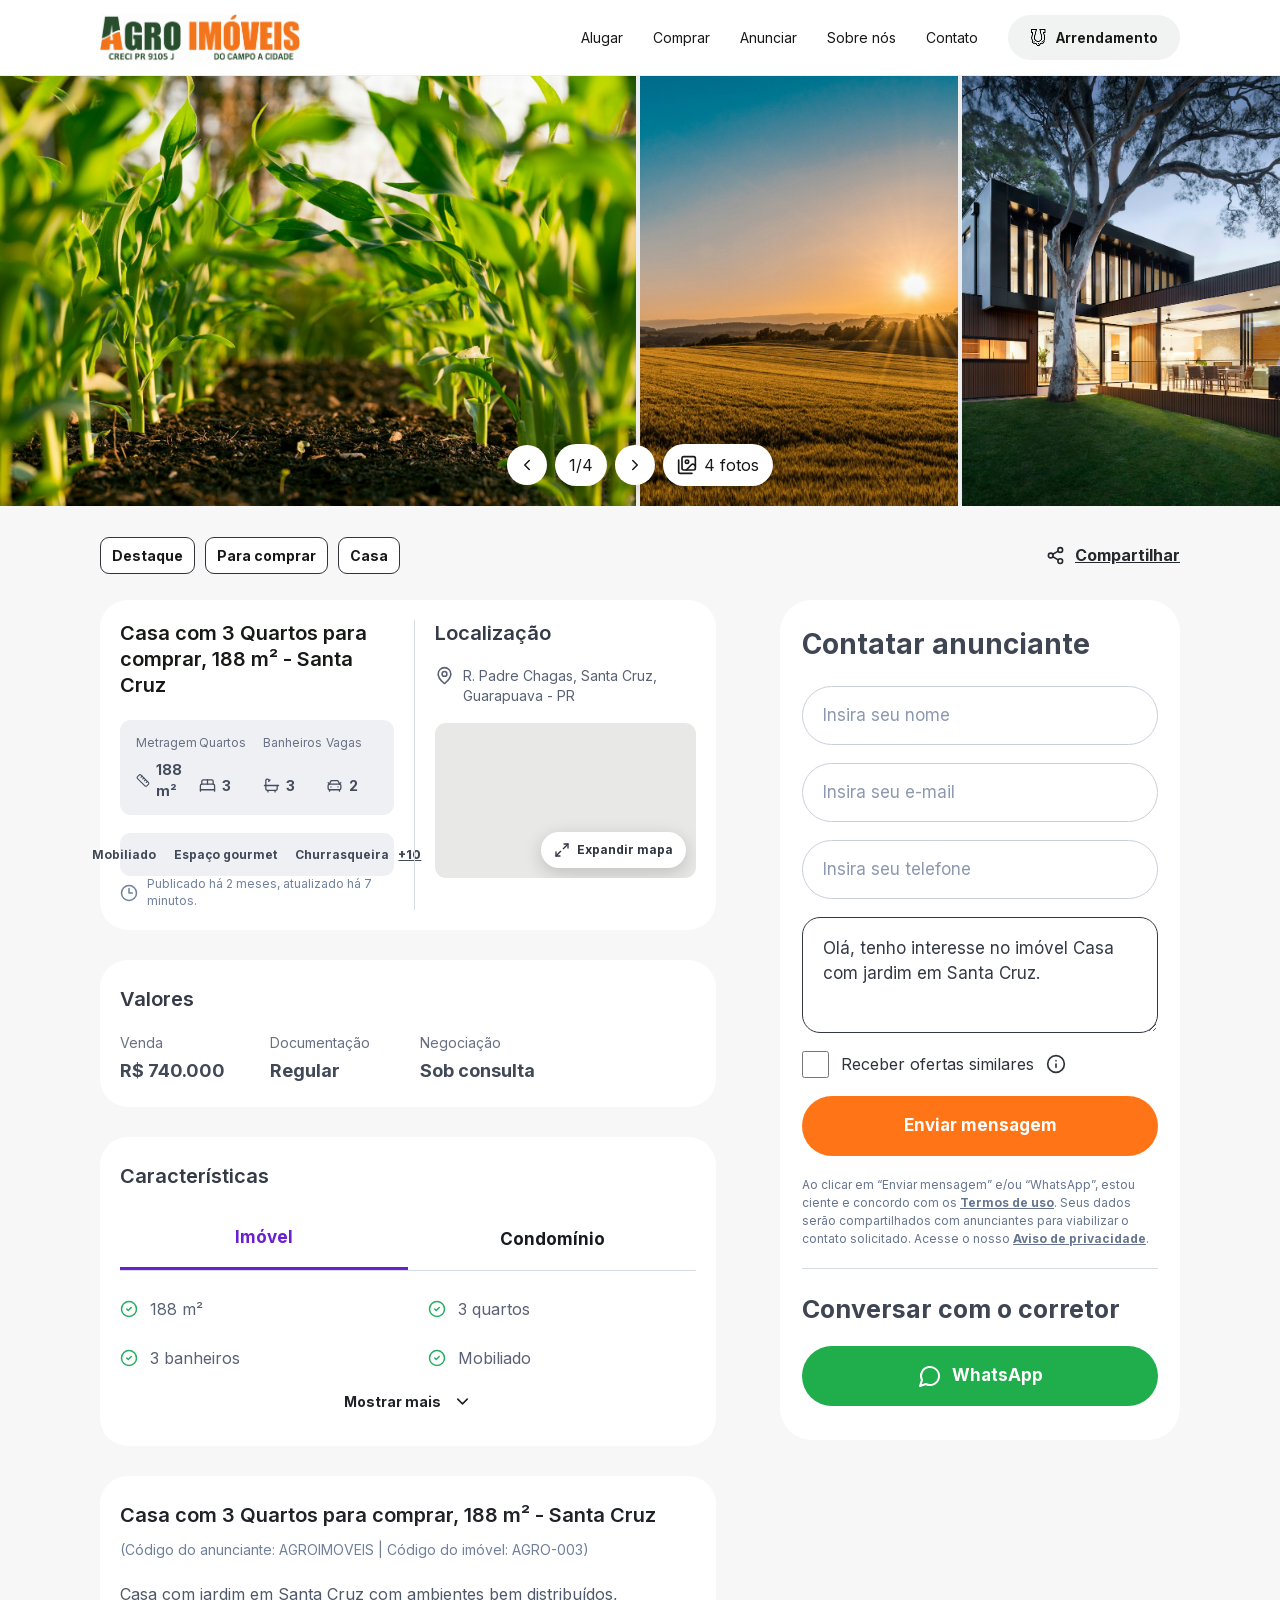
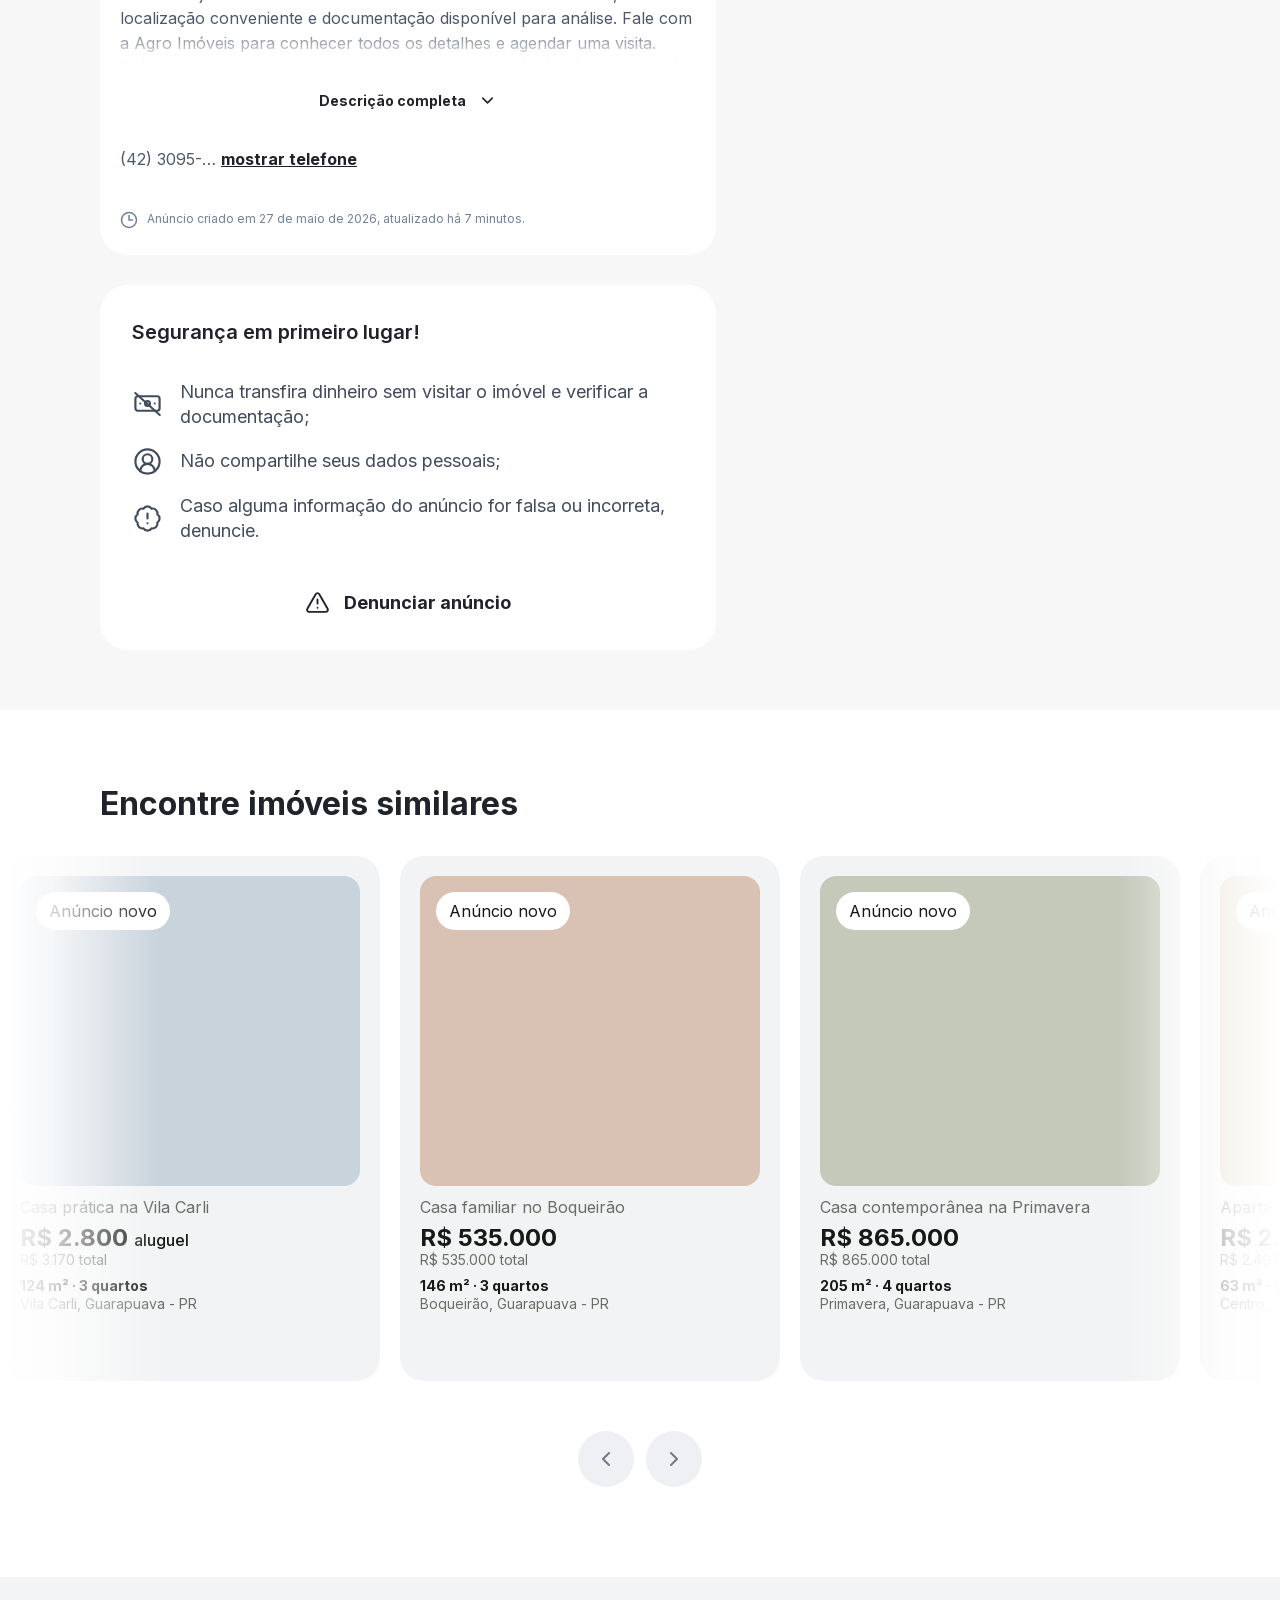
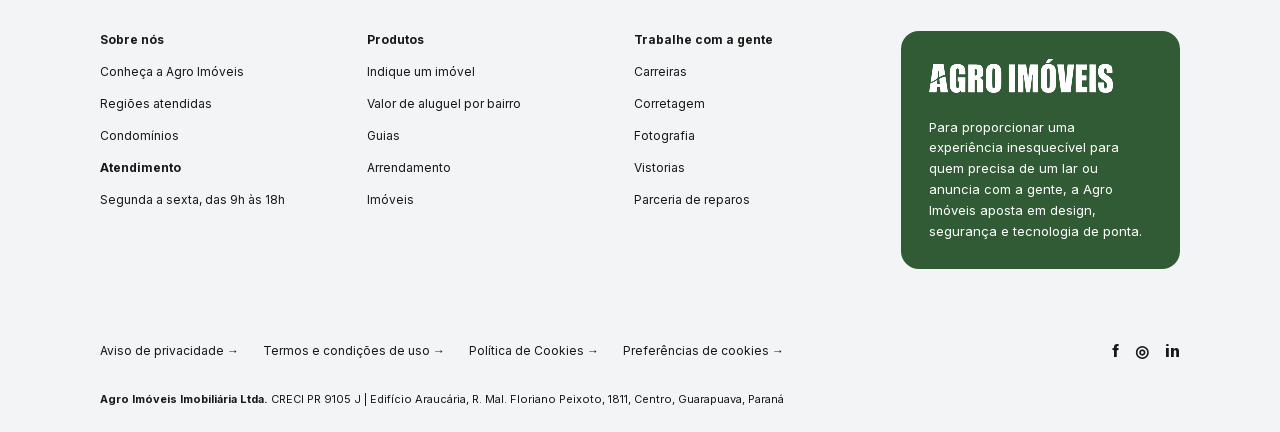
<file: imovel/agro-003/index.html>
<!DOCTYPE html><html lang="pt-BR"><head><meta charSet="utf-8"/><meta name="viewport" content="width=device-width, initial-scale=1"/><link rel="preload" as="image" href="/images/logo-agro-imoveis.png"/><link rel="preload" as="image" href="/images/icon-ferradura.png"/><link rel="preload" as="image" href="/images/campo.jpg"/><link rel="preload" as="image" href="/images/hero-fazenda.jpg"/><link rel="preload" as="image" href="/images/casa.jpg"/><link rel="preload" as="image" href="/images/logo-agro-imoveis-branca.png"/><link rel="stylesheet" href="/assets/index-CTNP4Oi0.css" data-rsc-css-href="/assets/index-CTNP4Oi0.css" data-precedence="vite-rsc/importer-resources"/><link rel="modulepreload" href="/assets/layout-segment-context-M6Tt5PAy.js" crossorigin=""/><link rel="modulepreload" href="/assets/rolldown-runtime-S-ySWqyJ.js" crossorigin=""/><link rel="modulepreload" href="/assets/index-BL026jTK.js" crossorigin=""/><link rel="modulepreload" href="/assets/framework-CXnKph_e.js" crossorigin=""/><link rel="modulepreload" href="/assets/AgroSite-22UKH-K9.js" crossorigin=""/><title>Agro Imóveis | Do campo à cidade</title><meta name="description" content="Imóveis urbanos e rurais em Guarapuava com atendimento direto, avaliação técnica e segurança em cada negociação."/><meta property="og:title" content="Agro Imóveis | Do campo à cidade"/><meta property="og:description" content="Seu próximo investimento em Guarapuava, do campo à cidade."/><meta property="og:type" content="website"/><meta property="og:locale" content="pt_BR"/><meta property="og:image" content="https://immfernanda.github.io/og.png"/><meta property="og:image:width" content="1200"/><meta property="og:image:height" content="630"/><meta property="og:image:alt" content="Agro Imóveis — do campo à cidade"/><meta name="twitter:card" content="summary_large_image"/><meta name="twitter:title" content="Agro Imóveis | Do campo à cidade"/><meta name="twitter:description" content="Seu próximo investimento em Guarapuava, do campo à cidade."/><meta name="twitter:image" content="https://immfernanda.github.io/og.png"/><link rel="shortcut icon" href="https://immfernanda.github.io/favicon.png"/><link rel="icon" href="https://immfernanda.github.io/favicon.png"/><script>self.__VINEXT_RSC_PARAMS__={"id":"agro-003"}</script><script>self.__VINEXT_RSC_NAV__={"pathname":"/imovel/agro-003","searchParams":[]}</script><link rel="modulepreload" href="/assets/index-BL026jTK.js" />
<link rel="preload" href="/assets/_vinext_fonts/inter-9df0d028785c/inter-7249155f.woff2" as="font" type="font/woff2" crossorigin />
<link rel="preload" href="/assets/_vinext_fonts/inter-9df0d028785c/inter-e34c5f1b.woff2" as="font" type="font/woff2" crossorigin />
<link rel="preload" href="/assets/_vinext_fonts/inter-9df0d028785c/inter-6e1a6b2b.woff2" as="font" type="font/woff2" crossorigin />
<link rel="preload" href="/assets/_vinext_fonts/inter-9df0d028785c/inter-656bbed6.woff2" as="font" type="font/woff2" crossorigin />
<link rel="preload" href="/assets/_vinext_fonts/inter-9df0d028785c/inter-fc83e075.woff2" as="font" type="font/woff2" crossorigin />
<link rel="preload" href="/assets/_vinext_fonts/inter-9df0d028785c/inter-749a3084.woff2" as="font" type="font/woff2" crossorigin />
<link rel="preload" href="/assets/_vinext_fonts/inter-9df0d028785c/inter-1ab1ad55.woff2" as="font" type="font/woff2" crossorigin />
<link rel="preload" href="/assets/_vinext_fonts/roboto-ab28ffb4f835/roboto-49ca8900.woff2" as="font" type="font/woff2" crossorigin />
<link rel="preload" href="/assets/_vinext_fonts/roboto-ab28ffb4f835/roboto-759898f6.woff2" as="font" type="font/woff2" crossorigin />
<link rel="preload" href="/assets/_vinext_fonts/roboto-ab28ffb4f835/roboto-c16ffb7f.woff2" as="font" type="font/woff2" crossorigin />
<link rel="preload" href="/assets/_vinext_fonts/roboto-ab28ffb4f835/roboto-eaaaa4bc.woff2" as="font" type="font/woff2" crossorigin />
<link rel="preload" href="/assets/_vinext_fonts/roboto-ab28ffb4f835/roboto-5470cb57.woff2" as="font" type="font/woff2" crossorigin />
<link rel="preload" href="/assets/_vinext_fonts/roboto-ab28ffb4f835/roboto-2b8b6c8e.woff2" as="font" type="font/woff2" crossorigin />
<link rel="preload" href="/assets/_vinext_fonts/roboto-ab28ffb4f835/roboto-601769f1.woff2" as="font" type="font/woff2" crossorigin />
<link rel="preload" href="/assets/_vinext_fonts/roboto-ab28ffb4f835/roboto-38013d5a.woff2" as="font" type="font/woff2" crossorigin />
<link rel="preload" href="/assets/_vinext_fonts/roboto-ab28ffb4f835/roboto-d2c1b6aa.woff2" as="font" type="font/woff2" crossorigin />
<style data-vinext-fonts>/* cyrillic-ext */
@font-face {
  font-family: 'Inter';
  font-style: normal;
  font-weight: 100 900;
  font-display: swap;
  src: url(/assets/_vinext_fonts/inter-9df0d028785c/inter-7249155f.woff2) format('woff2');
  unicode-range: U+0460-052F, U+1C80-1C8A, U+20B4, U+2DE0-2DFF, U+A640-A69F, U+FE2E-FE2F;
}
/* cyrillic */
@font-face {
  font-family: 'Inter';
  font-style: normal;
  font-weight: 100 900;
  font-display: swap;
  src: url(/assets/_vinext_fonts/inter-9df0d028785c/inter-e34c5f1b.woff2) format('woff2');
  unicode-range: U+0301, U+0400-045F, U+0490-0491, U+04B0-04B1, U+2116;
}
/* greek-ext */
@font-face {
  font-family: 'Inter';
  font-style: normal;
  font-weight: 100 900;
  font-display: swap;
  src: url(/assets/_vinext_fonts/inter-9df0d028785c/inter-6e1a6b2b.woff2) format('woff2');
  unicode-range: U+1F00-1FFF;
}
/* greek */
@font-face {
  font-family: 'Inter';
  font-style: normal;
  font-weight: 100 900;
  font-display: swap;
  src: url(/assets/_vinext_fonts/inter-9df0d028785c/inter-656bbed6.woff2) format('woff2');
  unicode-range: U+0370-0377, U+037A-037F, U+0384-038A, U+038C, U+038E-03A1, U+03A3-03FF;
}
/* vietnamese */
@font-face {
  font-family: 'Inter';
  font-style: normal;
  font-weight: 100 900;
  font-display: swap;
  src: url(/assets/_vinext_fonts/inter-9df0d028785c/inter-fc83e075.woff2) format('woff2');
  unicode-range: U+0102-0103, U+0110-0111, U+0128-0129, U+0168-0169, U+01A0-01A1, U+01AF-01B0, U+0300-0301, U+0303-0304, U+0308-0309, U+0323, U+0329, U+1EA0-1EF9, U+20AB;
}
/* latin-ext */
@font-face {
  font-family: 'Inter';
  font-style: normal;
  font-weight: 100 900;
  font-display: swap;
  src: url(/assets/_vinext_fonts/inter-9df0d028785c/inter-749a3084.woff2) format('woff2');
  unicode-range: U+0100-02BA, U+02BD-02C5, U+02C7-02CC, U+02CE-02D7, U+02DD-02FF, U+0304, U+0308, U+0329, U+1D00-1DBF, U+1E00-1E9F, U+1EF2-1EFF, U+2020, U+20A0-20AB, U+20AD-20C0, U+2113, U+2C60-2C7F, U+A720-A7FF;
}
/* latin */
@font-face {
  font-family: 'Inter';
  font-style: normal;
  font-weight: 100 900;
  font-display: swap;
  src: url(/assets/_vinext_fonts/inter-9df0d028785c/inter-1ab1ad55.woff2) format('woff2');
  unicode-range: U+0000-00FF, U+0131, U+0152-0153, U+02BB-02BC, U+02C6, U+02DA, U+02DC, U+0304, U+0308, U+0329, U+2000-206F, U+20AC, U+2122, U+2191, U+2193, U+2212, U+2215, U+FEFF, U+FFFD;
}

.__font_inter_0380wzv { font-family: 'Inter', sans-serif; }

.__variable_inter_0380wzv { --font-inter: 'Inter', sans-serif; }

/* cyrillic-ext */
@font-face {
  font-family: 'Roboto';
  font-style: normal;
  font-weight: 400;
  font-stretch: 100%;
  font-display: swap;
  src: url(/assets/_vinext_fonts/roboto-ab28ffb4f835/roboto-49ca8900.woff2) format('woff2');
  unicode-range: U+0460-052F, U+1C80-1C8A, U+20B4, U+2DE0-2DFF, U+A640-A69F, U+FE2E-FE2F;
}
/* cyrillic */
@font-face {
  font-family: 'Roboto';
  font-style: normal;
  font-weight: 400;
  font-stretch: 100%;
  font-display: swap;
  src: url(/assets/_vinext_fonts/roboto-ab28ffb4f835/roboto-759898f6.woff2) format('woff2');
  unicode-range: U+0301, U+0400-045F, U+0490-0491, U+04B0-04B1, U+2116;
}
/* greek-ext */
@font-face {
  font-family: 'Roboto';
  font-style: normal;
  font-weight: 400;
  font-stretch: 100%;
  font-display: swap;
  src: url(/assets/_vinext_fonts/roboto-ab28ffb4f835/roboto-c16ffb7f.woff2) format('woff2');
  unicode-range: U+1F00-1FFF;
}
/* greek */
@font-face {
  font-family: 'Roboto';
  font-style: normal;
  font-weight: 400;
  font-stretch: 100%;
  font-display: swap;
  src: url(/assets/_vinext_fonts/roboto-ab28ffb4f835/roboto-eaaaa4bc.woff2) format('woff2');
  unicode-range: U+0370-0377, U+037A-037F, U+0384-038A, U+038C, U+038E-03A1, U+03A3-03FF;
}
/* math */
@font-face {
  font-family: 'Roboto';
  font-style: normal;
  font-weight: 400;
  font-stretch: 100%;
  font-display: swap;
  src: url(/assets/_vinext_fonts/roboto-ab28ffb4f835/roboto-5470cb57.woff2) format('woff2');
  unicode-range: U+0302-0303, U+0305, U+0307-0308, U+0310, U+0312, U+0315, U+031A, U+0326-0327, U+032C, U+032F-0330, U+0332-0333, U+0338, U+033A, U+0346, U+034D, U+0391-03A1, U+03A3-03A9, U+03B1-03C9, U+03D1, U+03D5-03D6, U+03F0-03F1, U+03F4-03F5, U+2016-2017, U+2034-2038, U+203C, U+2040, U+2043, U+2047, U+2050, U+2057, U+205F, U+2070-2071, U+2074-208E, U+2090-209C, U+20D0-20DC, U+20E1, U+20E5-20EF, U+2100-2112, U+2114-2115, U+2117-2121, U+2123-214F, U+2190, U+2192, U+2194-21AE, U+21B0-21E5, U+21F1-21F2, U+21F4-2211, U+2213-2214, U+2216-22FF, U+2308-230B, U+2310, U+2319, U+231C-2321, U+2336-237A, U+237C, U+2395, U+239B-23B7, U+23D0, U+23DC-23E1, U+2474-2475, U+25AF, U+25B3, U+25B7, U+25BD, U+25C1, U+25CA, U+25CC, U+25FB, U+266D-266F, U+27C0-27FF, U+2900-2AFF, U+2B0E-2B11, U+2B30-2B4C, U+2BFE, U+3030, U+FF5B, U+FF5D, U+1D400-1D7FF, U+1EE00-1EEFF;
}
/* symbols */
@font-face {
  font-family: 'Roboto';
  font-style: normal;
  font-weight: 400;
  font-stretch: 100%;
  font-display: swap;
  src: url(/assets/_vinext_fonts/roboto-ab28ffb4f835/roboto-2b8b6c8e.woff2) format('woff2');
  unicode-range: U+0001-000C, U+000E-001F, U+007F-009F, U+20DD-20E0, U+20E2-20E4, U+2150-218F, U+2190, U+2192, U+2194-2199, U+21AF, U+21E6-21F0, U+21F3, U+2218-2219, U+2299, U+22C4-22C6, U+2300-243F, U+2440-244A, U+2460-24FF, U+25A0-27BF, U+2800-28FF, U+2921-2922, U+2981, U+29BF, U+29EB, U+2B00-2BFF, U+4DC0-4DFF, U+FFF9-FFFB, U+10140-1018E, U+10190-1019C, U+101A0, U+101D0-101FD, U+102E0-102FB, U+10E60-10E7E, U+1D2C0-1D2D3, U+1D2E0-1D37F, U+1F000-1F0FF, U+1F100-1F1AD, U+1F1E6-1F1FF, U+1F30D-1F30F, U+1F315, U+1F31C, U+1F31E, U+1F320-1F32C, U+1F336, U+1F378, U+1F37D, U+1F382, U+1F393-1F39F, U+1F3A7-1F3A8, U+1F3AC-1F3AF, U+1F3C2, U+1F3C4-1F3C6, U+1F3CA-1F3CE, U+1F3D4-1F3E0, U+1F3ED, U+1F3F1-1F3F3, U+1F3F5-1F3F7, U+1F408, U+1F415, U+1F41F, U+1F426, U+1F43F, U+1F441-1F442, U+1F444, U+1F446-1F449, U+1F44C-1F44E, U+1F453, U+1F46A, U+1F47D, U+1F4A3, U+1F4B0, U+1F4B3, U+1F4B9, U+1F4BB, U+1F4BF, U+1F4C8-1F4CB, U+1F4D6, U+1F4DA, U+1F4DF, U+1F4E3-1F4E6, U+1F4EA-1F4ED, U+1F4F7, U+1F4F9-1F4FB, U+1F4FD-1F4FE, U+1F503, U+1F507-1F50B, U+1F50D, U+1F512-1F513, U+1F53E-1F54A, U+1F54F-1F5FA, U+1F610, U+1F650-1F67F, U+1F687, U+1F68D, U+1F691, U+1F694, U+1F698, U+1F6AD, U+1F6B2, U+1F6B9-1F6BA, U+1F6BC, U+1F6C6-1F6CF, U+1F6D3-1F6D7, U+1F6E0-1F6EA, U+1F6F0-1F6F3, U+1F6F7-1F6FC, U+1F700-1F7FF, U+1F800-1F80B, U+1F810-1F847, U+1F850-1F859, U+1F860-1F887, U+1F890-1F8AD, U+1F8B0-1F8BB, U+1F8C0-1F8C1, U+1F900-1F90B, U+1F93B, U+1F946, U+1F984, U+1F996, U+1F9E9, U+1FA00-1FA6F, U+1FA70-1FA7C, U+1FA80-1FA89, U+1FA8F-1FAC6, U+1FACE-1FADC, U+1FADF-1FAE9, U+1FAF0-1FAF8, U+1FB00-1FBFF;
}
/* vietnamese */
@font-face {
  font-family: 'Roboto';
  font-style: normal;
  font-weight: 400;
  font-stretch: 100%;
  font-display: swap;
  src: url(/assets/_vinext_fonts/roboto-ab28ffb4f835/roboto-601769f1.woff2) format('woff2');
  unicode-range: U+0102-0103, U+0110-0111, U+0128-0129, U+0168-0169, U+01A0-01A1, U+01AF-01B0, U+0300-0301, U+0303-0304, U+0308-0309, U+0323, U+0329, U+1EA0-1EF9, U+20AB;
}
/* latin-ext */
@font-face {
  font-family: 'Roboto';
  font-style: normal;
  font-weight: 400;
  font-stretch: 100%;
  font-display: swap;
  src: url(/assets/_vinext_fonts/roboto-ab28ffb4f835/roboto-38013d5a.woff2) format('woff2');
  unicode-range: U+0100-02BA, U+02BD-02C5, U+02C7-02CC, U+02CE-02D7, U+02DD-02FF, U+0304, U+0308, U+0329, U+1D00-1DBF, U+1E00-1E9F, U+1EF2-1EFF, U+2020, U+20A0-20AB, U+20AD-20C0, U+2113, U+2C60-2C7F, U+A720-A7FF;
}
/* latin */
@font-face {
  font-family: 'Roboto';
  font-style: normal;
  font-weight: 400;
  font-stretch: 100%;
  font-display: swap;
  src: url(/assets/_vinext_fonts/roboto-ab28ffb4f835/roboto-d2c1b6aa.woff2) format('woff2');
  unicode-range: U+0000-00FF, U+0131, U+0152-0153, U+02BB-02BC, U+02C6, U+02DA, U+02DC, U+0304, U+0308, U+0329, U+2000-206F, U+20AC, U+2122, U+2191, U+2193, U+2212, U+2215, U+FEFF, U+FFFD;
}
/* cyrillic-ext */
@font-face {
  font-family: 'Roboto';
  font-style: normal;
  font-weight: 700;
  font-stretch: 100%;
  font-display: swap;
  src: url(/assets/_vinext_fonts/roboto-ab28ffb4f835/roboto-49ca8900.woff2) format('woff2');
  unicode-range: U+0460-052F, U+1C80-1C8A, U+20B4, U+2DE0-2DFF, U+A640-A69F, U+FE2E-FE2F;
}
/* cyrillic */
@font-face {
  font-family: 'Roboto';
  font-style: normal;
  font-weight: 700;
  font-stretch: 100%;
  font-display: swap;
  src: url(/assets/_vinext_fonts/roboto-ab28ffb4f835/roboto-759898f6.woff2) format('woff2');
  unicode-range: U+0301, U+0400-045F, U+0490-0491, U+04B0-04B1, U+2116;
}
/* greek-ext */
@font-face {
  font-family: 'Roboto';
  font-style: normal;
  font-weight: 700;
  font-stretch: 100%;
  font-display: swap;
  src: url(/assets/_vinext_fonts/roboto-ab28ffb4f835/roboto-c16ffb7f.woff2) format('woff2');
  unicode-range: U+1F00-1FFF;
}
/* greek */
@font-face {
  font-family: 'Roboto';
  font-style: normal;
  font-weight: 700;
  font-stretch: 100%;
  font-display: swap;
  src: url(/assets/_vinext_fonts/roboto-ab28ffb4f835/roboto-eaaaa4bc.woff2) format('woff2');
  unicode-range: U+0370-0377, U+037A-037F, U+0384-038A, U+038C, U+038E-03A1, U+03A3-03FF;
}
/* math */
@font-face {
  font-family: 'Roboto';
  font-style: normal;
  font-weight: 700;
  font-stretch: 100%;
  font-display: swap;
  src: url(/assets/_vinext_fonts/roboto-ab28ffb4f835/roboto-5470cb57.woff2) format('woff2');
  unicode-range: U+0302-0303, U+0305, U+0307-0308, U+0310, U+0312, U+0315, U+031A, U+0326-0327, U+032C, U+032F-0330, U+0332-0333, U+0338, U+033A, U+0346, U+034D, U+0391-03A1, U+03A3-03A9, U+03B1-03C9, U+03D1, U+03D5-03D6, U+03F0-03F1, U+03F4-03F5, U+2016-2017, U+2034-2038, U+203C, U+2040, U+2043, U+2047, U+2050, U+2057, U+205F, U+2070-2071, U+2074-208E, U+2090-209C, U+20D0-20DC, U+20E1, U+20E5-20EF, U+2100-2112, U+2114-2115, U+2117-2121, U+2123-214F, U+2190, U+2192, U+2194-21AE, U+21B0-21E5, U+21F1-21F2, U+21F4-2211, U+2213-2214, U+2216-22FF, U+2308-230B, U+2310, U+2319, U+231C-2321, U+2336-237A, U+237C, U+2395, U+239B-23B7, U+23D0, U+23DC-23E1, U+2474-2475, U+25AF, U+25B3, U+25B7, U+25BD, U+25C1, U+25CA, U+25CC, U+25FB, U+266D-266F, U+27C0-27FF, U+2900-2AFF, U+2B0E-2B11, U+2B30-2B4C, U+2BFE, U+3030, U+FF5B, U+FF5D, U+1D400-1D7FF, U+1EE00-1EEFF;
}
/* symbols */
@font-face {
  font-family: 'Roboto';
  font-style: normal;
  font-weight: 700;
  font-stretch: 100%;
  font-display: swap;
  src: url(/assets/_vinext_fonts/roboto-ab28ffb4f835/roboto-2b8b6c8e.woff2) format('woff2');
  unicode-range: U+0001-000C, U+000E-001F, U+007F-009F, U+20DD-20E0, U+20E2-20E4, U+2150-218F, U+2190, U+2192, U+2194-2199, U+21AF, U+21E6-21F0, U+21F3, U+2218-2219, U+2299, U+22C4-22C6, U+2300-243F, U+2440-244A, U+2460-24FF, U+25A0-27BF, U+2800-28FF, U+2921-2922, U+2981, U+29BF, U+29EB, U+2B00-2BFF, U+4DC0-4DFF, U+FFF9-FFFB, U+10140-1018E, U+10190-1019C, U+101A0, U+101D0-101FD, U+102E0-102FB, U+10E60-10E7E, U+1D2C0-1D2D3, U+1D2E0-1D37F, U+1F000-1F0FF, U+1F100-1F1AD, U+1F1E6-1F1FF, U+1F30D-1F30F, U+1F315, U+1F31C, U+1F31E, U+1F320-1F32C, U+1F336, U+1F378, U+1F37D, U+1F382, U+1F393-1F39F, U+1F3A7-1F3A8, U+1F3AC-1F3AF, U+1F3C2, U+1F3C4-1F3C6, U+1F3CA-1F3CE, U+1F3D4-1F3E0, U+1F3ED, U+1F3F1-1F3F3, U+1F3F5-1F3F7, U+1F408, U+1F415, U+1F41F, U+1F426, U+1F43F, U+1F441-1F442, U+1F444, U+1F446-1F449, U+1F44C-1F44E, U+1F453, U+1F46A, U+1F47D, U+1F4A3, U+1F4B0, U+1F4B3, U+1F4B9, U+1F4BB, U+1F4BF, U+1F4C8-1F4CB, U+1F4D6, U+1F4DA, U+1F4DF, U+1F4E3-1F4E6, U+1F4EA-1F4ED, U+1F4F7, U+1F4F9-1F4FB, U+1F4FD-1F4FE, U+1F503, U+1F507-1F50B, U+1F50D, U+1F512-1F513, U+1F53E-1F54A, U+1F54F-1F5FA, U+1F610, U+1F650-1F67F, U+1F687, U+1F68D, U+1F691, U+1F694, U+1F698, U+1F6AD, U+1F6B2, U+1F6B9-1F6BA, U+1F6BC, U+1F6C6-1F6CF, U+1F6D3-1F6D7, U+1F6E0-1F6EA, U+1F6F0-1F6F3, U+1F6F7-1F6FC, U+1F700-1F7FF, U+1F800-1F80B, U+1F810-1F847, U+1F850-1F859, U+1F860-1F887, U+1F890-1F8AD, U+1F8B0-1F8BB, U+1F8C0-1F8C1, U+1F900-1F90B, U+1F93B, U+1F946, U+1F984, U+1F996, U+1F9E9, U+1FA00-1FA6F, U+1FA70-1FA7C, U+1FA80-1FA89, U+1FA8F-1FAC6, U+1FACE-1FADC, U+1FADF-1FAE9, U+1FAF0-1FAF8, U+1FB00-1FBFF;
}
/* vietnamese */
@font-face {
  font-family: 'Roboto';
  font-style: normal;
  font-weight: 700;
  font-stretch: 100%;
  font-display: swap;
  src: url(/assets/_vinext_fonts/roboto-ab28ffb4f835/roboto-601769f1.woff2) format('woff2');
  unicode-range: U+0102-0103, U+0110-0111, U+0128-0129, U+0168-0169, U+01A0-01A1, U+01AF-01B0, U+0300-0301, U+0303-0304, U+0308-0309, U+0323, U+0329, U+1EA0-1EF9, U+20AB;
}
/* latin-ext */
@font-face {
  font-family: 'Roboto';
  font-style: normal;
  font-weight: 700;
  font-stretch: 100%;
  font-display: swap;
  src: url(/assets/_vinext_fonts/roboto-ab28ffb4f835/roboto-38013d5a.woff2) format('woff2');
  unicode-range: U+0100-02BA, U+02BD-02C5, U+02C7-02CC, U+02CE-02D7, U+02DD-02FF, U+0304, U+0308, U+0329, U+1D00-1DBF, U+1E00-1E9F, U+1EF2-1EFF, U+2020, U+20A0-20AB, U+20AD-20C0, U+2113, U+2C60-2C7F, U+A720-A7FF;
}
/* latin */
@font-face {
  font-family: 'Roboto';
  font-style: normal;
  font-weight: 700;
  font-stretch: 100%;
  font-display: swap;
  src: url(/assets/_vinext_fonts/roboto-ab28ffb4f835/roboto-d2c1b6aa.woff2) format('woff2');
  unicode-range: U+0000-00FF, U+0131, U+0152-0153, U+02BB-02BC, U+02C6, U+02DA, U+02DC, U+0304, U+0308, U+0329, U+2000-206F, U+20AC, U+2122, U+2191, U+2193, U+2212, U+2215, U+FEFF, U+FFFD;
}

.__font_roboto_1fiw7n3 { font-family: 'Roboto', sans-serif; }

.__variable_roboto_1fiw7n3 { --font-roboto: 'Roboto', sans-serif; }
</style>
</head><body class="__variable_inter_0380wzv __variable_roboto_1fiw7n3"><header class="site-header"><div class="header-inner"><a class="brand" href="/" aria-label="Agro Imóveis - página inicial"><img src="/images/logo-agro-imoveis.png" alt="Agro Imóveis — do campo à cidade"/></a><button class="menu-toggle" type="button" aria-expanded="false" aria-label="Abrir menu">☰</button><nav class="nav" aria-label="Navegação principal"><a href="/catalogo?transacao=Alugar">Alugar</a><a href="/catalogo?transacao=Comprar">Comprar</a><button type="button">Anunciar</button><a href="/sobre">Sobre nós</a><a href="/sobre#contato">Contato</a><button class="rent-button" type="button"><img class="horseshoe-icon" src="/images/icon-ferradura.png" alt="" aria-hidden="true"/>Arrendamento</button></nav></div></header><main><section class="product-gallery"><button class="gallery-main" type="button"><img src="/images/campo.jpg" alt="Casa com jardim em Santa Cruz"/></button><button type="button"><img src="/images/hero-fazenda.jpg" alt="Outro ângulo do imóvel"/></button><button type="button"><img src="/images/casa.jpg" alt="Detalhe do imóvel"/></button><div class="gallery-controls"><button type="button" aria-label="Foto anterior"><svg xmlns="http://www.w3.org/2000/svg" width="24" height="24" viewBox="0 0 24 24" fill="none" stroke="currentColor" stroke-width="2" stroke-linecap="round" stroke-linejoin="round" class="lucide lucide-chevron-left" aria-hidden="true"><path d="m15 18-6-6 6-6"></path></svg></button><span>1<!-- -->/<!-- -->4</span><button type="button" aria-label="Próxima foto"><svg xmlns="http://www.w3.org/2000/svg" width="24" height="24" viewBox="0 0 24 24" fill="none" stroke="currentColor" stroke-width="2" stroke-linecap="round" stroke-linejoin="round" class="lucide lucide-chevron-right" aria-hidden="true"><path d="m9 18 6-6-6-6"></path></svg></button><button class="photo-count-button" type="button"><svg xmlns="http://www.w3.org/2000/svg" width="24" height="24" viewBox="0 0 24 24" fill="none" stroke="currentColor" stroke-width="2" stroke-linecap="round" stroke-linejoin="round" class="lucide lucide-images" aria-hidden="true"><path d="M18 22H4a2 2 0 0 1-2-2V6"></path><path d="m22 13-1.296-1.296a2.41 2.41 0 0 0-3.408 0L11 18"></path><circle cx="12" cy="8" r="2"></circle><rect width="16" height="16" x="6" y="2" rx="2"></rect></svg>4<!-- --> fotos</button></div></section><div class="product-page"><div class="product-topline"><div class="tags"><span>Destaque</span><span>Para comprar</span><span>Casa</span></div><button class="share-button" type="button"><svg xmlns="http://www.w3.org/2000/svg" width="24" height="24" viewBox="0 0 24 24" fill="none" stroke="currentColor" stroke-width="2" stroke-linecap="round" stroke-linejoin="round" class="lucide lucide-share2" aria-hidden="true"><circle cx="18" cy="5" r="3"></circle><circle cx="6" cy="12" r="3"></circle><circle cx="18" cy="19" r="3"></circle><line x1="8.59" x2="15.42" y1="13.51" y2="17.49"></line><line x1="15.41" x2="8.59" y1="6.51" y2="10.49"></line></svg>Compartilhar</button></div><div class="product-shell"><div class="product-content"><section class="product-summary-card"><div class="summary-details"><h1>Casa com 3 Quartos para comprar, 188 m² - Santa Cruz</h1><div class="quick-facts"><span><small>Metragem</small><b><svg xmlns="http://www.w3.org/2000/svg" width="24" height="24" viewBox="0 0 24 24" fill="none" stroke="currentColor" stroke-width="2" stroke-linecap="round" stroke-linejoin="round" class="lucide lucide-ruler" aria-hidden="true"><path d="M21.3 15.3a2.4 2.4 0 0 1 0 3.4l-2.6 2.6a2.4 2.4 0 0 1-3.4 0L2.7 8.7a2.41 2.41 0 0 1 0-3.4l2.6-2.6a2.41 2.41 0 0 1 3.4 0Z"></path><path d="m14.5 12.5 2-2"></path><path d="m11.5 9.5 2-2"></path><path d="m8.5 6.5 2-2"></path><path d="m17.5 15.5 2-2"></path></svg>188 m²</b></span><span><small>Quartos</small><b><svg xmlns="http://www.w3.org/2000/svg" width="24" height="24" viewBox="0 0 24 24" fill="none" stroke="currentColor" stroke-width="2" stroke-linecap="round" stroke-linejoin="round" class="lucide lucide-bed-double" aria-hidden="true"><path d="M2 20v-8a2 2 0 0 1 2-2h16a2 2 0 0 1 2 2v8"></path><path d="M4 10V6a2 2 0 0 1 2-2h12a2 2 0 0 1 2 2v4"></path><path d="M12 4v6"></path><path d="M2 18h20"></path></svg>3</b></span><span><small>Banheiros</small><b><svg xmlns="http://www.w3.org/2000/svg" width="24" height="24" viewBox="0 0 24 24" fill="none" stroke="currentColor" stroke-width="2" stroke-linecap="round" stroke-linejoin="round" class="lucide lucide-bath" aria-hidden="true"><path d="M10 4 8 6"></path><path d="M17 19v2"></path><path d="M2 12h20"></path><path d="M7 19v2"></path><path d="M9 5 7.621 3.621A2.121 2.121 0 0 0 4 5v12a2 2 0 0 0 2 2h12a2 2 0 0 0 2-2v-5"></path></svg>3</b></span><span><small>Vagas</small><b><svg xmlns="http://www.w3.org/2000/svg" width="24" height="24" viewBox="0 0 24 24" fill="none" stroke="currentColor" stroke-width="2" stroke-linecap="round" stroke-linejoin="round" class="lucide lucide-car-front" aria-hidden="true"><path d="m21 8-2 2-1.5-3.7A2 2 0 0 0 15.646 5H8.4a2 2 0 0 0-1.903 1.257L5 10 3 8"></path><path d="M7 14h.01"></path><path d="M17 14h.01"></path><rect width="18" height="8" x="3" y="10" rx="2"></rect><path d="M5 18v2"></path><path d="M19 18v2"></path></svg>2</b></span></div><div class="summary-tags"><span>Mobiliado</span><i aria-hidden="true"></i><span>Espaço gourmet</span><i aria-hidden="true"></i><span>Churrasqueira</span><button type="button">+10</button></div><p class="updated-line"><svg xmlns="http://www.w3.org/2000/svg" width="24" height="24" viewBox="0 0 24 24" fill="none" stroke="currentColor" stroke-width="2" stroke-linecap="round" stroke-linejoin="round" class="lucide lucide-clock3" aria-hidden="true"><circle cx="12" cy="12" r="10"></circle><polyline points="12 6 12 12 16.5 12"></polyline></svg>Publicado há 2 meses, atualizado há 7 minutos.</p></div><div class="location-block"><h2>Localização</h2><a target="_blank" rel="noreferrer" href="https://www.google.com/maps/search/?api=1&amp;query=R.%20Padre%20Chagas%2C%20Santa%20Cruz%2C%20Guarapuava%20-%20PR"><svg xmlns="http://www.w3.org/2000/svg" width="24" height="24" viewBox="0 0 24 24" fill="none" stroke="currentColor" stroke-width="2" stroke-linecap="round" stroke-linejoin="round" class="lucide lucide-map-pin" aria-hidden="true"><path d="M20 10c0 4.993-5.539 10.193-7.399 11.799a1 1 0 0 1-1.202 0C9.539 20.193 4 14.993 4 10a8 8 0 0 1 16 0"></path><circle cx="12" cy="10" r="3"></circle></svg>R. Padre Chagas, Santa Cruz, Guarapuava - PR</a><div class="inline-map"><div class="map-panel"><iframe title="Mapa navegável de R. Padre Chagas, Santa Cruz, Guarapuava - PR" src="https://www.google.com/maps?q=R.%20Padre%20Chagas%2C%20Santa%20Cruz%2C%20Guarapuava%20-%20PR&amp;output=embed" loading="lazy" referrerPolicy="no-referrer-when-downgrade" allowFullScreen=""></iframe></div><button type="button"><svg xmlns="http://www.w3.org/2000/svg" width="24" height="24" viewBox="0 0 24 24" fill="none" stroke="currentColor" stroke-width="2" stroke-linecap="round" stroke-linejoin="round" class="lucide lucide-maximize2" aria-hidden="true"><polyline points="15 3 21 3 21 9"></polyline><polyline points="9 21 3 21 3 15"></polyline><line x1="21" x2="14" y1="3" y2="10"></line><line x1="3" x2="10" y1="21" y2="14"></line></svg>Expandir mapa</button></div></div></section><section class="values"><h2>Valores</h2><div><span>Venda<strong>R$ 740.000</strong></span><span>Documentação<strong>Regular</strong></span><span>Negociação<strong>Sob consulta</strong></span></div></section><section class="characteristics"><h2>Características</h2><div class="detail-tabs"><button class="active" type="button">Imóvel</button><button class="" type="button">Condomínio</button></div><ul><li><svg xmlns="http://www.w3.org/2000/svg" width="24" height="24" viewBox="0 0 24 24" fill="none" stroke="currentColor" stroke-width="2" stroke-linecap="round" stroke-linejoin="round" class="lucide lucide-circle-check" aria-hidden="true"><circle cx="12" cy="12" r="10"></circle><path d="m9 12 2 2 4-4"></path></svg>188 m²</li><li><svg xmlns="http://www.w3.org/2000/svg" width="24" height="24" viewBox="0 0 24 24" fill="none" stroke="currentColor" stroke-width="2" stroke-linecap="round" stroke-linejoin="round" class="lucide lucide-circle-check" aria-hidden="true"><circle cx="12" cy="12" r="10"></circle><path d="m9 12 2 2 4-4"></path></svg>3 quartos</li><li><svg xmlns="http://www.w3.org/2000/svg" width="24" height="24" viewBox="0 0 24 24" fill="none" stroke="currentColor" stroke-width="2" stroke-linecap="round" stroke-linejoin="round" class="lucide lucide-circle-check" aria-hidden="true"><circle cx="12" cy="12" r="10"></circle><path d="m9 12 2 2 4-4"></path></svg>3 banheiros</li><li><svg xmlns="http://www.w3.org/2000/svg" width="24" height="24" viewBox="0 0 24 24" fill="none" stroke="currentColor" stroke-width="2" stroke-linecap="round" stroke-linejoin="round" class="lucide lucide-circle-check" aria-hidden="true"><circle cx="12" cy="12" r="10"></circle><path d="m9 12 2 2 4-4"></path></svg>Mobiliado</li></ul><button class="details-toggle" type="button">Mostrar mais<svg xmlns="http://www.w3.org/2000/svg" width="24" height="24" viewBox="0 0 24 24" fill="none" stroke="currentColor" stroke-width="2" stroke-linecap="round" stroke-linejoin="round" class="lucide lucide-chevron-down" aria-hidden="true"><path d="m6 9 6 6 6-6"></path></svg></button></section><section class="description"><h2>Casa com 3 Quartos para comprar, 188 m² - Santa Cruz</h2><p class="listing-code">(Código do anunciante: AGROIMOVEIS | Código do imóvel: <!-- -->AGRO-003<!-- -->)</p><div class="description-copy"><p>Casa com jardim em Santa Cruz com ambientes bem distribuídos, localização conveniente e documentação disponível para análise. Fale com a Agro Imóveis para conhecer todos os detalhes e agendar uma visita.<!-- --> Próximo a serviços, comércio e vias de acesso, o imóvel reúne praticidade e conforto para o dia a dia. Entre em contato para receber documentação, condições comerciais completas e agendar sua visita.</p></div><button class="details-toggle" type="button">Descrição completa<svg xmlns="http://www.w3.org/2000/svg" width="24" height="24" viewBox="0 0 24 24" fill="none" stroke="currentColor" stroke-width="2" stroke-linecap="round" stroke-linejoin="round" class="lucide lucide-chevron-down" aria-hidden="true"><path d="m6 9 6 6 6-6"></path></svg></button><a class="listing-phone" href="tel:+554230950000">(42) 3095-… <strong>mostrar telefone</strong></a><small class="updated-line"><svg xmlns="http://www.w3.org/2000/svg" width="24" height="24" viewBox="0 0 24 24" fill="none" stroke="currentColor" stroke-width="2" stroke-linecap="round" stroke-linejoin="round" class="lucide lucide-clock3" aria-hidden="true"><circle cx="12" cy="12" r="10"></circle><polyline points="12 6 12 12 16.5 12"></polyline></svg>Anúncio criado em 27 de maio de 2026, atualizado há 7 minutos.</small></section><section class="security-card" aria-labelledby="security-title"><h2 id="security-title">Segurança em primeiro lugar!</h2><div class="security-guidance"><p><span class="security-icon money"><svg xmlns="http://www.w3.org/2000/svg" width="24" height="24" viewBox="0 0 24 24" fill="none" stroke="currentColor" stroke-width="2" stroke-linecap="round" stroke-linejoin="round" class="lucide lucide-banknote" aria-hidden="true"><rect width="20" height="12" x="2" y="6" rx="2"></rect><circle cx="12" cy="12" r="2"></circle><path d="M6 12h.01M18 12h.01"></path></svg></span>Nunca transfira dinheiro sem visitar o imóvel e verificar a documentação;</p><p><span class="security-icon"><svg xmlns="http://www.w3.org/2000/svg" width="24" height="24" viewBox="0 0 24 24" fill="none" stroke="currentColor" stroke-width="2" stroke-linecap="round" stroke-linejoin="round" class="lucide lucide-circle-user-round" aria-hidden="true"><path d="M18 20a6 6 0 0 0-12 0"></path><circle cx="12" cy="10" r="4"></circle><circle cx="12" cy="12" r="10"></circle></svg></span>Não compartilhe seus dados pessoais;</p><p><span class="security-icon"><svg xmlns="http://www.w3.org/2000/svg" width="24" height="24" viewBox="0 0 24 24" fill="none" stroke="currentColor" stroke-width="2" stroke-linecap="round" stroke-linejoin="round" class="lucide lucide-badge-alert" aria-hidden="true"><path d="M3.85 8.62a4 4 0 0 1 4.78-4.77 4 4 0 0 1 6.74 0 4 4 0 0 1 4.78 4.78 4 4 0 0 1 0 6.74 4 4 0 0 1-4.77 4.78 4 4 0 0 1-6.75 0 4 4 0 0 1-4.78-4.77 4 4 0 0 1 0-6.76Z"></path><line x1="12" x2="12" y1="8" y2="12"></line><line x1="12" x2="12.01" y1="16" y2="16"></line></svg></span>Caso alguma informação do anúncio for falsa ou incorreta, denuncie.</p><a href="mailto:contato@agroimoveis.com.br?subject=Den%C3%BAncia%20do%20an%C3%BAncio%20agro-003"><svg xmlns="http://www.w3.org/2000/svg" width="24" height="24" viewBox="0 0 24 24" fill="none" stroke="currentColor" stroke-width="2" stroke-linecap="round" stroke-linejoin="round" class="lucide lucide-triangle-alert" aria-hidden="true"><path d="m21.73 18-8-14a2 2 0 0 0-3.48 0l-8 14A2 2 0 0 0 4 21h16a2 2 0 0 0 1.73-3"></path><path d="M12 9v4"></path><path d="M12 17h.01"></path></svg>Denunciar anúncio</a></div></section></div><aside class="contact-card"><h2>Contatar anunciante</h2><form class="product-contact-form"><input aria-label="Nome" required="" autoComplete="name" placeholder="Insira seu nome" name="name"/><input aria-label="E-mail" required="" type="email" autoComplete="email" placeholder="Insira seu e-mail" name="email"/><input aria-label="Telefone" required="" type="tel" autoComplete="tel" placeholder="Insira seu telefone" name="phone"/><textarea aria-label="Mensagem" name="message" required="">Olá, tenho interesse no imóvel Casa com jardim em Santa Cruz.</textarea><label class="similar-offers"><input type="checkbox" name="similarOffers"/><span>Receber ofertas similares</span><svg xmlns="http://www.w3.org/2000/svg" width="24" height="24" viewBox="0 0 24 24" fill="none" stroke="currentColor" stroke-width="2" stroke-linecap="round" stroke-linejoin="round" class="lucide lucide-info" aria-hidden="true"><circle cx="12" cy="12" r="10"></circle><path d="M12 16v-4"></path><path d="M12 8h.01"></path></svg></label><button class="product-send" type="submit">Enviar mensagem</button><p class="product-contact-legal">Ao clicar em “Enviar mensagem” e/ou “WhatsApp”, estou ciente e concordo com os <a href="/termos-e-condicoes">Termos de uso</a>. Seus dados serão compartilhados com anunciantes para viabilizar o contato solicitado. Acesse o nosso <a href="/aviso-de-privacidade">Aviso de privacidade</a>.</p><hr/><h3>Conversar com o corretor</h3><a class="whatsapp" href="https://wa.me/5542999999999?text=Ol%C3%A1%2C%20tenho%20interesse%20no%20im%C3%B3vel%20Casa%20com%20jardim%20em%20Santa%20Cruz%20(agro-003)." target="_blank" rel="noreferrer"><svg xmlns="http://www.w3.org/2000/svg" width="24" height="24" viewBox="0 0 24 24" fill="none" stroke="currentColor" stroke-width="2" stroke-linecap="round" stroke-linejoin="round" class="lucide lucide-message-circle" aria-hidden="true"><path d="M7.9 20A9 9 0 1 0 4 16.1L2 22Z"></path></svg>WhatsApp</a></form></aside></div></div><section class="product-similar-section" aria-labelledby="similar-listings-title"><h2 id="similar-listings-title">Encontre imóveis similares</h2><div class="highlight-carousel"><div class="carousel-viewport"><div class="carousel-track "><a class="listing-card" href="/imovel/agro-007"><div class="card-image catalog-card-image" style="background-color:#c8d6b9"><span>Anúncio novo</span></div><p>Fazenda produtiva em Entre Rios</p><h3>R$ 12.500.000<!-- --> <small></small></h3><em>R$ 12.500.000<!-- --> total</em><strong>210 ha<!-- --> · <!-- -->4<!-- --> <!-- -->quartos</strong><span>Entre Rios<!-- -->, Guarapuava - PR</span></a><a class="listing-card" href="/imovel/agro-004"><div class="card-image catalog-card-image" style="background-color:#c8d3dc"><span>Anúncio novo</span></div><p>Casa prática na Vila Carli</p><h3>R$ 2.800<!-- --> <small>aluguel</small></h3><em>R$ 3.170<!-- --> total</em><strong>124 m²<!-- --> · <!-- -->3<!-- --> <!-- -->quartos</strong><span>Vila Carli<!-- -->, Guarapuava - PR</span></a><a class="listing-card" href="/imovel/agro-014"><div class="card-image catalog-card-image" style="background-color:#d9c2b3"><span>Anúncio novo</span></div><p>Casa familiar no Boqueirão</p><h3>R$ 535.000<!-- --> <small></small></h3><em>R$ 535.000<!-- --> total</em><strong>146 m²<!-- --> · <!-- -->3<!-- --> <!-- -->quartos</strong><span>Boqueirão<!-- -->, Guarapuava - PR</span></a><a class="listing-card" href="/imovel/agro-016"><div class="card-image catalog-card-image" style="background-color:#c5c9ba"><span>Anúncio novo</span></div><p>Casa contemporânea na Primavera</p><h3>R$ 865.000<!-- --> <small></small></h3><em>R$ 865.000<!-- --> total</em><strong>205 m²<!-- --> · <!-- -->4<!-- --> <!-- -->quartos</strong><span>Primavera<!-- -->, Guarapuava - PR</span></a><a class="listing-card" href="/imovel/agro-001"><div class="card-image catalog-card-image" style="background-color:#d7c9a9"><span>Anúncio novo</span></div><p>Apartamento mobiliado no Centro</p><h3>R$ 2.000<!-- --> <small>aluguel</small></h3><em>R$ 2.497<!-- --> total</em><strong>63 m²<!-- --> · <!-- -->1<!-- --> <!-- -->quarto</strong><span>Centro<!-- -->, Guarapuava - PR</span></a><a class="listing-card" href="/imovel/agro-002"><div class="card-image catalog-card-image" style="background-color:#b9cfd0"><span>Anúncio novo</span></div><p>Apartamento ensolarado no Batel</p><h3>R$ 498.000<!-- --> <small></small></h3><em>R$ 498.000<!-- --> total</em><strong>92 m²<!-- --> · <!-- -->3<!-- --> <!-- -->quartos</strong><span>Batel<!-- -->, Guarapuava - PR</span></a><a class="listing-card" href="/imovel/agro-005"><div class="card-image catalog-card-image" style="background-color:#d5bec9"><span>Anúncio novo</span></div><p>Terreno amplo na Cidade dos Lagos</p><h3>R$ 315.000<!-- --> <small></small></h3><em>R$ 315.000<!-- --> total</em><strong>420 m²<!-- --> · <!-- -->—<!-- --> <!-- -->quartos</strong><span>Cidade dos Lagos<!-- -->, Guarapuava - PR</span></a><a class="listing-card" href="/imovel/agro-006"><div class="card-image catalog-card-image" style="background-color:#c7c2dd"><span>Anúncio novo</span></div><p>Apartamento moderno no Trianon</p><h3>R$ 2.350<!-- --> <small>aluguel</small></h3><em>R$ 2.790<!-- --> total</em><strong>78 m²<!-- --> · <!-- -->2<!-- --> <!-- -->quartos</strong><span>Trianon<!-- -->, Guarapuava - PR</span></a></div></div><div class="carousel-controls"><button class="carousel-arrow" type="button" aria-label="Ver imóveis similares anteriores"><svg xmlns="http://www.w3.org/2000/svg" width="24" height="24" viewBox="0 0 24 24" fill="none" stroke="currentColor" stroke-width="2" stroke-linecap="round" stroke-linejoin="round" class="lucide lucide-chevron-left" aria-hidden="true"><path d="m15 18-6-6 6-6"></path></svg></button><button class="carousel-arrow" type="button" aria-label="Ver próximos imóveis similares"><svg xmlns="http://www.w3.org/2000/svg" width="24" height="24" viewBox="0 0 24 24" fill="none" stroke="currentColor" stroke-width="2" stroke-linecap="round" stroke-linejoin="round" class="lucide lucide-chevron-right" aria-hidden="true"><path d="m9 18 6-6-6-6"></path></svg></button></div></div></section></main><footer class="site-footer"><div class="footer-grid"><div><strong>Sobre nós</strong><a href="/sobre">Conheça a Agro Imóveis</a><a href="/sobre">Regiões atendidas</a><a href="/catalogo">Condomínios</a><b>Atendimento</b><span>Segunda a sexta, das 9h às 18h</span></div><div><strong>Produtos</strong><button type="button">Indique um imóvel</button><a href="/catalogo?transacao=Alugar">Valor de aluguel por bairro</a><a href="/catalogo">Guias</a><button type="button">Arrendamento</button><a href="/catalogo">Imóveis</a></div><div><strong>Trabalhe com a gente</strong><a href="/sobre#contato">Carreiras</a><a href="/sobre#contato">Corretagem</a><a href="/sobre#contato">Fotografia</a><a href="/sobre#contato">Vistorias</a><a href="/sobre#contato">Parceria de reparos</a></div><div class="footer-card"><img class="footer-logo" src="/images/logo-agro-imoveis-branca.png" alt="Agro Imóveis"/><p>Para proporcionar uma experiência inesquecível para quem precisa de um lar ou anuncia com a gente, a Agro Imóveis aposta em design, segurança e tecnologia de ponta.</p></div></div><div class="footer-bottom"><div class="legal-links"><a href="/aviso-de-privacidade">Aviso de privacidade →</a><a href="/termos-e-condicoes">Termos e condições de uso →</a><a href="/politica-de-cookies">Política de Cookies →</a><a href="/preferencias-de-cookies">Preferências de cookies →</a></div><div class="socials" aria-label="Redes sociais"><span>f</span><span>◎</span><span>in</span></div></div><p class="company-line"><strong>Agro Imóveis Imobiliária Ltda.</strong> CRECI PR 9105 J | Edifício Araucária, R. Mal. Floriano Peixoto, 1811, Centro, Guarapuava, Paraná</p></footer><script id="_R_">import("/assets/index-BL026jTK.js")</script></body></html><script>self.__VINEXT_RSC_CHUNKS__=self.__VINEXT_RSC_CHUNKS__||[];self.__VINEXT_RSC_CHUNKS__.push("2:I[\"8c0f216c4604\",[],\"Children\",1]\n3:I[\"15c18cfaeeff\",[],\"LayoutSegmentProvider\",1]\n4:I[\"8c0f216c4604\",[],\"Slot\",1]\n5:I[\"593f344dc510\",[],\"RedirectBoundary\",1]\n:HL[\"/assets/index-CTNP4Oi0.css\",\"style\"]\n")</script><script>self.__VINEXT_RSC_CHUNKS__=self.__VINEXT_RSC_CHUNKS__||[];self.__VINEXT_RSC_CHUNKS__.push("0:{\"__route\":\"route:/imovel/agro-003\",\"__interceptionContext\":null,\"__layoutIds\":[\"layout:/\"],\"__rootLayout\":\"/\",\"page:/imovel/agro-003\":\"$L1\",\"layout:/\":[[[[\"$\",\"link\",\"css:/assets/index-CTNP4Oi0.css\",{\"rel\":\"stylesheet\",\"precedence\":\"vite-rsc/importer-resources\",\"href\":\"/assets/index-CTNP4Oi0.css\",\"data-rsc-css-href\":\"/assets/index-CTNP4Oi0.css\"}],\"$undefined\"],[\"$\",\"html\",null,{\"lang\":\"pt-BR\",\"children\":[\"$\",\"body\",null,{\"className\":\"__variable_inter_0380wzv __variable_roboto_1fiw7n3\",\"children\":[\"$\",\"$L2\",null,{}]}]}]],null],\"route:/imovel/agro-003\":[[[\"$\",\"meta\",null,{\"charSet\":\"utf-8\"}],[[\"$\",\"title\",\"0\",{\"children\":\"Agro Imóveis | Do campo à cidade\"}],[\"$\",\"meta\",\"1\",{\"name\":\"description\",\"content\":\"Imóveis urbanos e rurais em Guarapuava com atendimento direto, avaliação técnica e segurança em cada negociação.\"}],[\"$\",\"meta\",\"2\",{\"property\":\"og:title\",\"content\":\"Agro Imóveis | Do campo à cidade\"}],[\"$\",\"meta\",\"3\",{\"property\":\"og:description\",\"content\":\"Seu próximo investimento em Guarapuava, do campo à cidade.\"}],[\"$\",\"meta\",\"4\",{\"property\":\"og:type\",\"content\":\"website\"}],[\"$\",\"meta\",\"5\",{\"property\":\"og:locale\",\"content\":\"pt_BR\"}],[\"$\",\"meta\",\"6\",{\"property\":\"og:image\",\"content\":\"https://immfernanda.github.io/og.png\"}],[\"$\",\"meta\",\"7\",{\"property\":\"og:image:width\",\"content\":\"1200\"}],[\"$\",\"meta\",\"8\",{\"property\":\"og:image:height\",\"content\":\"630\"}],[\"$\",\"meta\",\"9\",{\"property\":\"og:image:alt\",\"content\":\"Agro Imóveis — do campo à cidade\"}],[\"$\",\"meta\",\"10\",{\"name\":\"twitter:card\",\"content\":\"summary_large_image\"}],[\"$\",\"meta\",\"11\",{\"name\":\"twitter:title\",\"content\":\"Agro Imóveis | Do campo à cidade\"}],[\"$\",\"meta\",\"12\",{\"name\":\"twitter:description\",\"content\":\"Seu próximo investimento em Guarapuava, do campo à cidade.\"}],[\"$\",\"meta\",\"13\",{\"name\":\"twitter:image\",\"content\":\"https://immfernanda.github.io/og.png\"}],[\"$\",\"link\",\"14\",{\"rel\":\"shortcut icon\",\"href\":\"https://immfernanda.github.io/favicon.png\"}],[\"$\",\"link\",\"15\",{\"rel\":\"icon\",\"href\":\"https://immfernanda.github.io/favicon.png\"}]],[[\"$\",\"meta\",\"0\",{\"name\":\"viewport\",\"content\":\"width=device-width, initial-scale=1\"}]]],[\"$\",\"$L3\",null,{\"segmentMap\":{\"children\":[\"imovel\",\"agro-003\"]},\"children\":[\"$\",\"$L4\",null,{\"id\":\"layout:/\",\"parallelSlots\":\"$undefined\",\"children\":[\"$\",\"$L5\",null,{\"children\":[\"$\",\"$L3\",null,{\"segmentMap\":{\"children\":[]},\"children\":[\"$\",\"$L4\",null,{\"id\":\"page:/imovel/agro-003\"}]}]}]}]}]],\"__layoutFlags\":{\"layout:/\":\"s\"},\"__artifactCompatibility\":{\"schemaVersion\":1,\"graphVersion\":\"app-route-graph:1bgtl7z1nsovio\",\"deploymentVersion\":\"6cd721f0-b1c2-4c55-9834-f9baa3b07d9f\",\"appElementsSchemaVersion\":1,\"rscPayloadSchemaVersion\":1,\"rootBoundaryId\":\"/\",\"renderEpoch\":null}}\n6:I[\"c9f7ae83453f\",[],\"default\",1]\n1:[\"$\",\"$L6\",null,{\"page\":\"product\",\"listingId\":\"agro-003\"}]\n")</script><script>self.__VINEXT_RSC_DONE__=true</script>
</file>
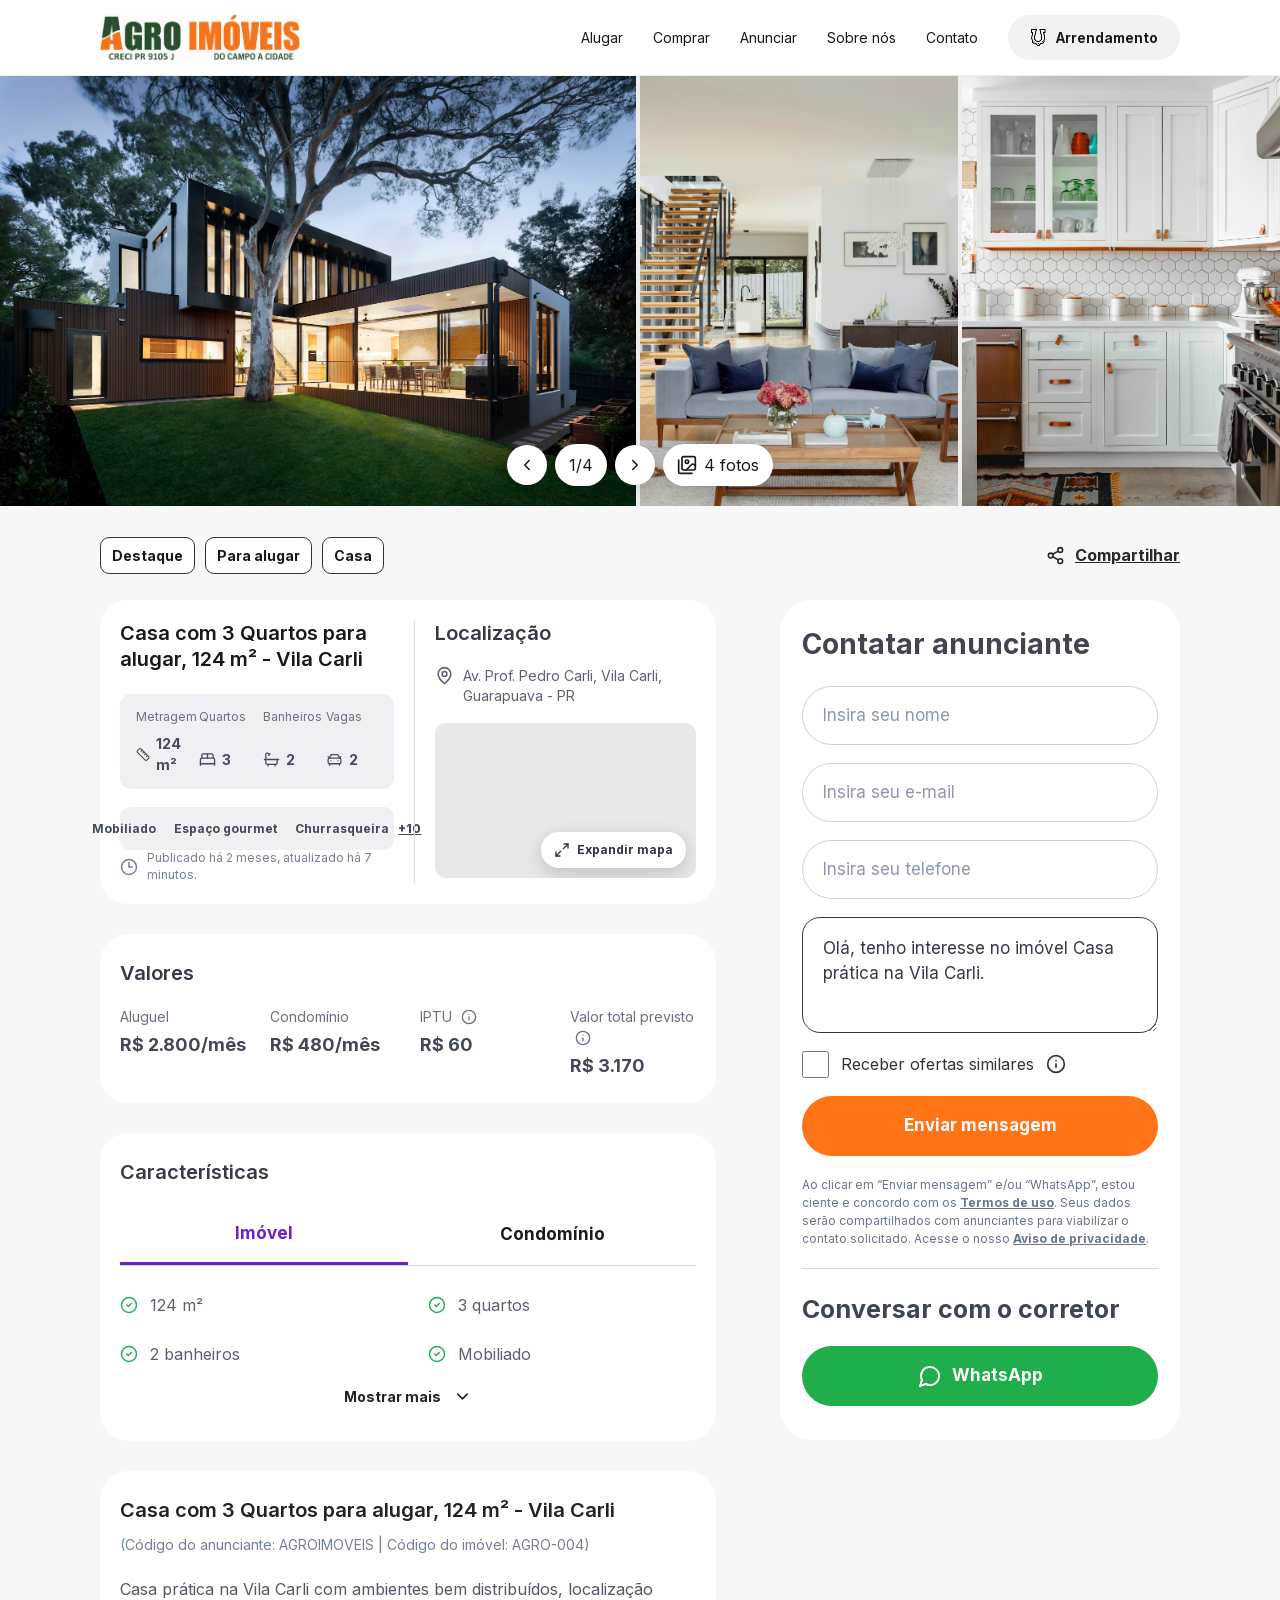
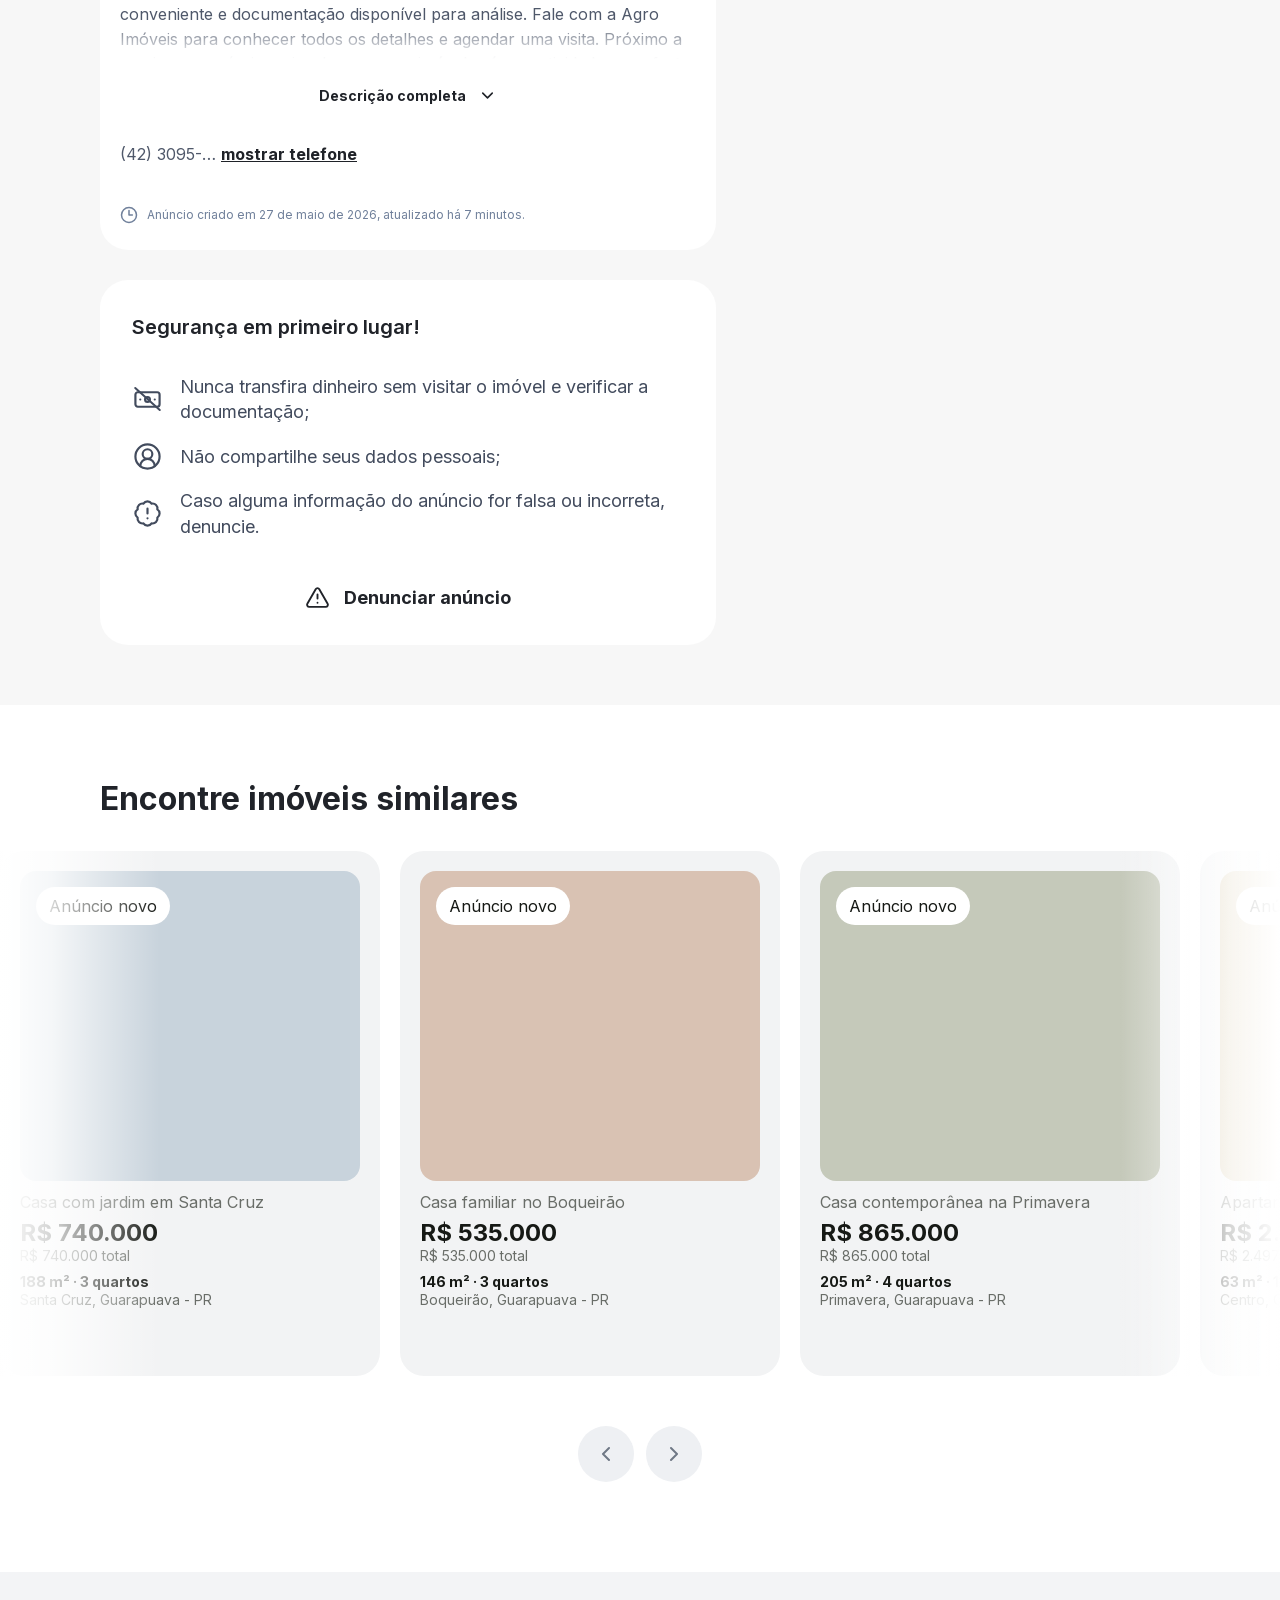
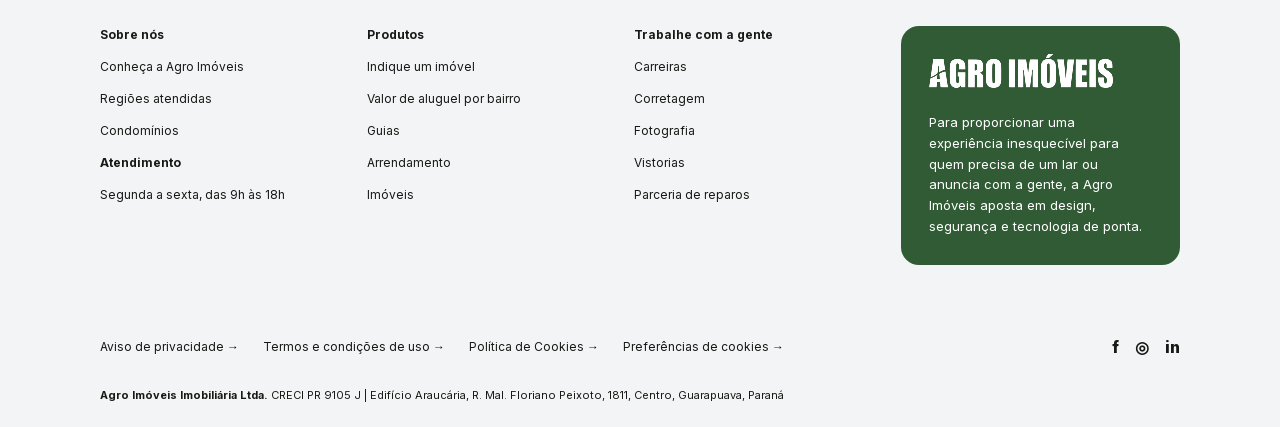
<file: imovel/agro-004/index.html>
<!DOCTYPE html><html lang="pt-BR"><head><meta charSet="utf-8"/><meta name="viewport" content="width=device-width, initial-scale=1"/><link rel="preload" as="image" href="/images/logo-agro-imoveis.png"/><link rel="preload" as="image" href="/images/icon-ferradura.png"/><link rel="preload" as="image" href="/images/casa.jpg"/><link rel="preload" as="image" href="/images/interior.jpg"/><link rel="preload" as="image" href="/images/cozinha.jpg"/><link rel="preload" as="image" href="/images/logo-agro-imoveis-branca.png"/><link rel="stylesheet" href="/assets/index-CTNP4Oi0.css" data-rsc-css-href="/assets/index-CTNP4Oi0.css" data-precedence="vite-rsc/importer-resources"/><link rel="modulepreload" href="/assets/layout-segment-context-M6Tt5PAy.js" crossorigin=""/><link rel="modulepreload" href="/assets/rolldown-runtime-S-ySWqyJ.js" crossorigin=""/><link rel="modulepreload" href="/assets/index-BL026jTK.js" crossorigin=""/><link rel="modulepreload" href="/assets/framework-CXnKph_e.js" crossorigin=""/><link rel="modulepreload" href="/assets/AgroSite-22UKH-K9.js" crossorigin=""/><title>Agro Imóveis | Do campo à cidade</title><meta name="description" content="Imóveis urbanos e rurais em Guarapuava com atendimento direto, avaliação técnica e segurança em cada negociação."/><meta property="og:title" content="Agro Imóveis | Do campo à cidade"/><meta property="og:description" content="Seu próximo investimento em Guarapuava, do campo à cidade."/><meta property="og:type" content="website"/><meta property="og:locale" content="pt_BR"/><meta property="og:image" content="https://immfernanda.github.io/og.png"/><meta property="og:image:width" content="1200"/><meta property="og:image:height" content="630"/><meta property="og:image:alt" content="Agro Imóveis — do campo à cidade"/><meta name="twitter:card" content="summary_large_image"/><meta name="twitter:title" content="Agro Imóveis | Do campo à cidade"/><meta name="twitter:description" content="Seu próximo investimento em Guarapuava, do campo à cidade."/><meta name="twitter:image" content="https://immfernanda.github.io/og.png"/><link rel="shortcut icon" href="https://immfernanda.github.io/favicon.png"/><link rel="icon" href="https://immfernanda.github.io/favicon.png"/><script>self.__VINEXT_RSC_PARAMS__={"id":"agro-004"}</script><script>self.__VINEXT_RSC_NAV__={"pathname":"/imovel/agro-004","searchParams":[]}</script><link rel="modulepreload" href="/assets/index-BL026jTK.js" />
<link rel="preload" href="/assets/_vinext_fonts/inter-9df0d028785c/inter-7249155f.woff2" as="font" type="font/woff2" crossorigin />
<link rel="preload" href="/assets/_vinext_fonts/inter-9df0d028785c/inter-e34c5f1b.woff2" as="font" type="font/woff2" crossorigin />
<link rel="preload" href="/assets/_vinext_fonts/inter-9df0d028785c/inter-6e1a6b2b.woff2" as="font" type="font/woff2" crossorigin />
<link rel="preload" href="/assets/_vinext_fonts/inter-9df0d028785c/inter-656bbed6.woff2" as="font" type="font/woff2" crossorigin />
<link rel="preload" href="/assets/_vinext_fonts/inter-9df0d028785c/inter-fc83e075.woff2" as="font" type="font/woff2" crossorigin />
<link rel="preload" href="/assets/_vinext_fonts/inter-9df0d028785c/inter-749a3084.woff2" as="font" type="font/woff2" crossorigin />
<link rel="preload" href="/assets/_vinext_fonts/inter-9df0d028785c/inter-1ab1ad55.woff2" as="font" type="font/woff2" crossorigin />
<link rel="preload" href="/assets/_vinext_fonts/roboto-ab28ffb4f835/roboto-49ca8900.woff2" as="font" type="font/woff2" crossorigin />
<link rel="preload" href="/assets/_vinext_fonts/roboto-ab28ffb4f835/roboto-759898f6.woff2" as="font" type="font/woff2" crossorigin />
<link rel="preload" href="/assets/_vinext_fonts/roboto-ab28ffb4f835/roboto-c16ffb7f.woff2" as="font" type="font/woff2" crossorigin />
<link rel="preload" href="/assets/_vinext_fonts/roboto-ab28ffb4f835/roboto-eaaaa4bc.woff2" as="font" type="font/woff2" crossorigin />
<link rel="preload" href="/assets/_vinext_fonts/roboto-ab28ffb4f835/roboto-5470cb57.woff2" as="font" type="font/woff2" crossorigin />
<link rel="preload" href="/assets/_vinext_fonts/roboto-ab28ffb4f835/roboto-2b8b6c8e.woff2" as="font" type="font/woff2" crossorigin />
<link rel="preload" href="/assets/_vinext_fonts/roboto-ab28ffb4f835/roboto-601769f1.woff2" as="font" type="font/woff2" crossorigin />
<link rel="preload" href="/assets/_vinext_fonts/roboto-ab28ffb4f835/roboto-38013d5a.woff2" as="font" type="font/woff2" crossorigin />
<link rel="preload" href="/assets/_vinext_fonts/roboto-ab28ffb4f835/roboto-d2c1b6aa.woff2" as="font" type="font/woff2" crossorigin />
<style data-vinext-fonts>/* cyrillic-ext */
@font-face {
  font-family: 'Inter';
  font-style: normal;
  font-weight: 100 900;
  font-display: swap;
  src: url(/assets/_vinext_fonts/inter-9df0d028785c/inter-7249155f.woff2) format('woff2');
  unicode-range: U+0460-052F, U+1C80-1C8A, U+20B4, U+2DE0-2DFF, U+A640-A69F, U+FE2E-FE2F;
}
/* cyrillic */
@font-face {
  font-family: 'Inter';
  font-style: normal;
  font-weight: 100 900;
  font-display: swap;
  src: url(/assets/_vinext_fonts/inter-9df0d028785c/inter-e34c5f1b.woff2) format('woff2');
  unicode-range: U+0301, U+0400-045F, U+0490-0491, U+04B0-04B1, U+2116;
}
/* greek-ext */
@font-face {
  font-family: 'Inter';
  font-style: normal;
  font-weight: 100 900;
  font-display: swap;
  src: url(/assets/_vinext_fonts/inter-9df0d028785c/inter-6e1a6b2b.woff2) format('woff2');
  unicode-range: U+1F00-1FFF;
}
/* greek */
@font-face {
  font-family: 'Inter';
  font-style: normal;
  font-weight: 100 900;
  font-display: swap;
  src: url(/assets/_vinext_fonts/inter-9df0d028785c/inter-656bbed6.woff2) format('woff2');
  unicode-range: U+0370-0377, U+037A-037F, U+0384-038A, U+038C, U+038E-03A1, U+03A3-03FF;
}
/* vietnamese */
@font-face {
  font-family: 'Inter';
  font-style: normal;
  font-weight: 100 900;
  font-display: swap;
  src: url(/assets/_vinext_fonts/inter-9df0d028785c/inter-fc83e075.woff2) format('woff2');
  unicode-range: U+0102-0103, U+0110-0111, U+0128-0129, U+0168-0169, U+01A0-01A1, U+01AF-01B0, U+0300-0301, U+0303-0304, U+0308-0309, U+0323, U+0329, U+1EA0-1EF9, U+20AB;
}
/* latin-ext */
@font-face {
  font-family: 'Inter';
  font-style: normal;
  font-weight: 100 900;
  font-display: swap;
  src: url(/assets/_vinext_fonts/inter-9df0d028785c/inter-749a3084.woff2) format('woff2');
  unicode-range: U+0100-02BA, U+02BD-02C5, U+02C7-02CC, U+02CE-02D7, U+02DD-02FF, U+0304, U+0308, U+0329, U+1D00-1DBF, U+1E00-1E9F, U+1EF2-1EFF, U+2020, U+20A0-20AB, U+20AD-20C0, U+2113, U+2C60-2C7F, U+A720-A7FF;
}
/* latin */
@font-face {
  font-family: 'Inter';
  font-style: normal;
  font-weight: 100 900;
  font-display: swap;
  src: url(/assets/_vinext_fonts/inter-9df0d028785c/inter-1ab1ad55.woff2) format('woff2');
  unicode-range: U+0000-00FF, U+0131, U+0152-0153, U+02BB-02BC, U+02C6, U+02DA, U+02DC, U+0304, U+0308, U+0329, U+2000-206F, U+20AC, U+2122, U+2191, U+2193, U+2212, U+2215, U+FEFF, U+FFFD;
}

.__font_inter_0380wzv { font-family: 'Inter', sans-serif; }

.__variable_inter_0380wzv { --font-inter: 'Inter', sans-serif; }

/* cyrillic-ext */
@font-face {
  font-family: 'Roboto';
  font-style: normal;
  font-weight: 400;
  font-stretch: 100%;
  font-display: swap;
  src: url(/assets/_vinext_fonts/roboto-ab28ffb4f835/roboto-49ca8900.woff2) format('woff2');
  unicode-range: U+0460-052F, U+1C80-1C8A, U+20B4, U+2DE0-2DFF, U+A640-A69F, U+FE2E-FE2F;
}
/* cyrillic */
@font-face {
  font-family: 'Roboto';
  font-style: normal;
  font-weight: 400;
  font-stretch: 100%;
  font-display: swap;
  src: url(/assets/_vinext_fonts/roboto-ab28ffb4f835/roboto-759898f6.woff2) format('woff2');
  unicode-range: U+0301, U+0400-045F, U+0490-0491, U+04B0-04B1, U+2116;
}
/* greek-ext */
@font-face {
  font-family: 'Roboto';
  font-style: normal;
  font-weight: 400;
  font-stretch: 100%;
  font-display: swap;
  src: url(/assets/_vinext_fonts/roboto-ab28ffb4f835/roboto-c16ffb7f.woff2) format('woff2');
  unicode-range: U+1F00-1FFF;
}
/* greek */
@font-face {
  font-family: 'Roboto';
  font-style: normal;
  font-weight: 400;
  font-stretch: 100%;
  font-display: swap;
  src: url(/assets/_vinext_fonts/roboto-ab28ffb4f835/roboto-eaaaa4bc.woff2) format('woff2');
  unicode-range: U+0370-0377, U+037A-037F, U+0384-038A, U+038C, U+038E-03A1, U+03A3-03FF;
}
/* math */
@font-face {
  font-family: 'Roboto';
  font-style: normal;
  font-weight: 400;
  font-stretch: 100%;
  font-display: swap;
  src: url(/assets/_vinext_fonts/roboto-ab28ffb4f835/roboto-5470cb57.woff2) format('woff2');
  unicode-range: U+0302-0303, U+0305, U+0307-0308, U+0310, U+0312, U+0315, U+031A, U+0326-0327, U+032C, U+032F-0330, U+0332-0333, U+0338, U+033A, U+0346, U+034D, U+0391-03A1, U+03A3-03A9, U+03B1-03C9, U+03D1, U+03D5-03D6, U+03F0-03F1, U+03F4-03F5, U+2016-2017, U+2034-2038, U+203C, U+2040, U+2043, U+2047, U+2050, U+2057, U+205F, U+2070-2071, U+2074-208E, U+2090-209C, U+20D0-20DC, U+20E1, U+20E5-20EF, U+2100-2112, U+2114-2115, U+2117-2121, U+2123-214F, U+2190, U+2192, U+2194-21AE, U+21B0-21E5, U+21F1-21F2, U+21F4-2211, U+2213-2214, U+2216-22FF, U+2308-230B, U+2310, U+2319, U+231C-2321, U+2336-237A, U+237C, U+2395, U+239B-23B7, U+23D0, U+23DC-23E1, U+2474-2475, U+25AF, U+25B3, U+25B7, U+25BD, U+25C1, U+25CA, U+25CC, U+25FB, U+266D-266F, U+27C0-27FF, U+2900-2AFF, U+2B0E-2B11, U+2B30-2B4C, U+2BFE, U+3030, U+FF5B, U+FF5D, U+1D400-1D7FF, U+1EE00-1EEFF;
}
/* symbols */
@font-face {
  font-family: 'Roboto';
  font-style: normal;
  font-weight: 400;
  font-stretch: 100%;
  font-display: swap;
  src: url(/assets/_vinext_fonts/roboto-ab28ffb4f835/roboto-2b8b6c8e.woff2) format('woff2');
  unicode-range: U+0001-000C, U+000E-001F, U+007F-009F, U+20DD-20E0, U+20E2-20E4, U+2150-218F, U+2190, U+2192, U+2194-2199, U+21AF, U+21E6-21F0, U+21F3, U+2218-2219, U+2299, U+22C4-22C6, U+2300-243F, U+2440-244A, U+2460-24FF, U+25A0-27BF, U+2800-28FF, U+2921-2922, U+2981, U+29BF, U+29EB, U+2B00-2BFF, U+4DC0-4DFF, U+FFF9-FFFB, U+10140-1018E, U+10190-1019C, U+101A0, U+101D0-101FD, U+102E0-102FB, U+10E60-10E7E, U+1D2C0-1D2D3, U+1D2E0-1D37F, U+1F000-1F0FF, U+1F100-1F1AD, U+1F1E6-1F1FF, U+1F30D-1F30F, U+1F315, U+1F31C, U+1F31E, U+1F320-1F32C, U+1F336, U+1F378, U+1F37D, U+1F382, U+1F393-1F39F, U+1F3A7-1F3A8, U+1F3AC-1F3AF, U+1F3C2, U+1F3C4-1F3C6, U+1F3CA-1F3CE, U+1F3D4-1F3E0, U+1F3ED, U+1F3F1-1F3F3, U+1F3F5-1F3F7, U+1F408, U+1F415, U+1F41F, U+1F426, U+1F43F, U+1F441-1F442, U+1F444, U+1F446-1F449, U+1F44C-1F44E, U+1F453, U+1F46A, U+1F47D, U+1F4A3, U+1F4B0, U+1F4B3, U+1F4B9, U+1F4BB, U+1F4BF, U+1F4C8-1F4CB, U+1F4D6, U+1F4DA, U+1F4DF, U+1F4E3-1F4E6, U+1F4EA-1F4ED, U+1F4F7, U+1F4F9-1F4FB, U+1F4FD-1F4FE, U+1F503, U+1F507-1F50B, U+1F50D, U+1F512-1F513, U+1F53E-1F54A, U+1F54F-1F5FA, U+1F610, U+1F650-1F67F, U+1F687, U+1F68D, U+1F691, U+1F694, U+1F698, U+1F6AD, U+1F6B2, U+1F6B9-1F6BA, U+1F6BC, U+1F6C6-1F6CF, U+1F6D3-1F6D7, U+1F6E0-1F6EA, U+1F6F0-1F6F3, U+1F6F7-1F6FC, U+1F700-1F7FF, U+1F800-1F80B, U+1F810-1F847, U+1F850-1F859, U+1F860-1F887, U+1F890-1F8AD, U+1F8B0-1F8BB, U+1F8C0-1F8C1, U+1F900-1F90B, U+1F93B, U+1F946, U+1F984, U+1F996, U+1F9E9, U+1FA00-1FA6F, U+1FA70-1FA7C, U+1FA80-1FA89, U+1FA8F-1FAC6, U+1FACE-1FADC, U+1FADF-1FAE9, U+1FAF0-1FAF8, U+1FB00-1FBFF;
}
/* vietnamese */
@font-face {
  font-family: 'Roboto';
  font-style: normal;
  font-weight: 400;
  font-stretch: 100%;
  font-display: swap;
  src: url(/assets/_vinext_fonts/roboto-ab28ffb4f835/roboto-601769f1.woff2) format('woff2');
  unicode-range: U+0102-0103, U+0110-0111, U+0128-0129, U+0168-0169, U+01A0-01A1, U+01AF-01B0, U+0300-0301, U+0303-0304, U+0308-0309, U+0323, U+0329, U+1EA0-1EF9, U+20AB;
}
/* latin-ext */
@font-face {
  font-family: 'Roboto';
  font-style: normal;
  font-weight: 400;
  font-stretch: 100%;
  font-display: swap;
  src: url(/assets/_vinext_fonts/roboto-ab28ffb4f835/roboto-38013d5a.woff2) format('woff2');
  unicode-range: U+0100-02BA, U+02BD-02C5, U+02C7-02CC, U+02CE-02D7, U+02DD-02FF, U+0304, U+0308, U+0329, U+1D00-1DBF, U+1E00-1E9F, U+1EF2-1EFF, U+2020, U+20A0-20AB, U+20AD-20C0, U+2113, U+2C60-2C7F, U+A720-A7FF;
}
/* latin */
@font-face {
  font-family: 'Roboto';
  font-style: normal;
  font-weight: 400;
  font-stretch: 100%;
  font-display: swap;
  src: url(/assets/_vinext_fonts/roboto-ab28ffb4f835/roboto-d2c1b6aa.woff2) format('woff2');
  unicode-range: U+0000-00FF, U+0131, U+0152-0153, U+02BB-02BC, U+02C6, U+02DA, U+02DC, U+0304, U+0308, U+0329, U+2000-206F, U+20AC, U+2122, U+2191, U+2193, U+2212, U+2215, U+FEFF, U+FFFD;
}
/* cyrillic-ext */
@font-face {
  font-family: 'Roboto';
  font-style: normal;
  font-weight: 700;
  font-stretch: 100%;
  font-display: swap;
  src: url(/assets/_vinext_fonts/roboto-ab28ffb4f835/roboto-49ca8900.woff2) format('woff2');
  unicode-range: U+0460-052F, U+1C80-1C8A, U+20B4, U+2DE0-2DFF, U+A640-A69F, U+FE2E-FE2F;
}
/* cyrillic */
@font-face {
  font-family: 'Roboto';
  font-style: normal;
  font-weight: 700;
  font-stretch: 100%;
  font-display: swap;
  src: url(/assets/_vinext_fonts/roboto-ab28ffb4f835/roboto-759898f6.woff2) format('woff2');
  unicode-range: U+0301, U+0400-045F, U+0490-0491, U+04B0-04B1, U+2116;
}
/* greek-ext */
@font-face {
  font-family: 'Roboto';
  font-style: normal;
  font-weight: 700;
  font-stretch: 100%;
  font-display: swap;
  src: url(/assets/_vinext_fonts/roboto-ab28ffb4f835/roboto-c16ffb7f.woff2) format('woff2');
  unicode-range: U+1F00-1FFF;
}
/* greek */
@font-face {
  font-family: 'Roboto';
  font-style: normal;
  font-weight: 700;
  font-stretch: 100%;
  font-display: swap;
  src: url(/assets/_vinext_fonts/roboto-ab28ffb4f835/roboto-eaaaa4bc.woff2) format('woff2');
  unicode-range: U+0370-0377, U+037A-037F, U+0384-038A, U+038C, U+038E-03A1, U+03A3-03FF;
}
/* math */
@font-face {
  font-family: 'Roboto';
  font-style: normal;
  font-weight: 700;
  font-stretch: 100%;
  font-display: swap;
  src: url(/assets/_vinext_fonts/roboto-ab28ffb4f835/roboto-5470cb57.woff2) format('woff2');
  unicode-range: U+0302-0303, U+0305, U+0307-0308, U+0310, U+0312, U+0315, U+031A, U+0326-0327, U+032C, U+032F-0330, U+0332-0333, U+0338, U+033A, U+0346, U+034D, U+0391-03A1, U+03A3-03A9, U+03B1-03C9, U+03D1, U+03D5-03D6, U+03F0-03F1, U+03F4-03F5, U+2016-2017, U+2034-2038, U+203C, U+2040, U+2043, U+2047, U+2050, U+2057, U+205F, U+2070-2071, U+2074-208E, U+2090-209C, U+20D0-20DC, U+20E1, U+20E5-20EF, U+2100-2112, U+2114-2115, U+2117-2121, U+2123-214F, U+2190, U+2192, U+2194-21AE, U+21B0-21E5, U+21F1-21F2, U+21F4-2211, U+2213-2214, U+2216-22FF, U+2308-230B, U+2310, U+2319, U+231C-2321, U+2336-237A, U+237C, U+2395, U+239B-23B7, U+23D0, U+23DC-23E1, U+2474-2475, U+25AF, U+25B3, U+25B7, U+25BD, U+25C1, U+25CA, U+25CC, U+25FB, U+266D-266F, U+27C0-27FF, U+2900-2AFF, U+2B0E-2B11, U+2B30-2B4C, U+2BFE, U+3030, U+FF5B, U+FF5D, U+1D400-1D7FF, U+1EE00-1EEFF;
}
/* symbols */
@font-face {
  font-family: 'Roboto';
  font-style: normal;
  font-weight: 700;
  font-stretch: 100%;
  font-display: swap;
  src: url(/assets/_vinext_fonts/roboto-ab28ffb4f835/roboto-2b8b6c8e.woff2) format('woff2');
  unicode-range: U+0001-000C, U+000E-001F, U+007F-009F, U+20DD-20E0, U+20E2-20E4, U+2150-218F, U+2190, U+2192, U+2194-2199, U+21AF, U+21E6-21F0, U+21F3, U+2218-2219, U+2299, U+22C4-22C6, U+2300-243F, U+2440-244A, U+2460-24FF, U+25A0-27BF, U+2800-28FF, U+2921-2922, U+2981, U+29BF, U+29EB, U+2B00-2BFF, U+4DC0-4DFF, U+FFF9-FFFB, U+10140-1018E, U+10190-1019C, U+101A0, U+101D0-101FD, U+102E0-102FB, U+10E60-10E7E, U+1D2C0-1D2D3, U+1D2E0-1D37F, U+1F000-1F0FF, U+1F100-1F1AD, U+1F1E6-1F1FF, U+1F30D-1F30F, U+1F315, U+1F31C, U+1F31E, U+1F320-1F32C, U+1F336, U+1F378, U+1F37D, U+1F382, U+1F393-1F39F, U+1F3A7-1F3A8, U+1F3AC-1F3AF, U+1F3C2, U+1F3C4-1F3C6, U+1F3CA-1F3CE, U+1F3D4-1F3E0, U+1F3ED, U+1F3F1-1F3F3, U+1F3F5-1F3F7, U+1F408, U+1F415, U+1F41F, U+1F426, U+1F43F, U+1F441-1F442, U+1F444, U+1F446-1F449, U+1F44C-1F44E, U+1F453, U+1F46A, U+1F47D, U+1F4A3, U+1F4B0, U+1F4B3, U+1F4B9, U+1F4BB, U+1F4BF, U+1F4C8-1F4CB, U+1F4D6, U+1F4DA, U+1F4DF, U+1F4E3-1F4E6, U+1F4EA-1F4ED, U+1F4F7, U+1F4F9-1F4FB, U+1F4FD-1F4FE, U+1F503, U+1F507-1F50B, U+1F50D, U+1F512-1F513, U+1F53E-1F54A, U+1F54F-1F5FA, U+1F610, U+1F650-1F67F, U+1F687, U+1F68D, U+1F691, U+1F694, U+1F698, U+1F6AD, U+1F6B2, U+1F6B9-1F6BA, U+1F6BC, U+1F6C6-1F6CF, U+1F6D3-1F6D7, U+1F6E0-1F6EA, U+1F6F0-1F6F3, U+1F6F7-1F6FC, U+1F700-1F7FF, U+1F800-1F80B, U+1F810-1F847, U+1F850-1F859, U+1F860-1F887, U+1F890-1F8AD, U+1F8B0-1F8BB, U+1F8C0-1F8C1, U+1F900-1F90B, U+1F93B, U+1F946, U+1F984, U+1F996, U+1F9E9, U+1FA00-1FA6F, U+1FA70-1FA7C, U+1FA80-1FA89, U+1FA8F-1FAC6, U+1FACE-1FADC, U+1FADF-1FAE9, U+1FAF0-1FAF8, U+1FB00-1FBFF;
}
/* vietnamese */
@font-face {
  font-family: 'Roboto';
  font-style: normal;
  font-weight: 700;
  font-stretch: 100%;
  font-display: swap;
  src: url(/assets/_vinext_fonts/roboto-ab28ffb4f835/roboto-601769f1.woff2) format('woff2');
  unicode-range: U+0102-0103, U+0110-0111, U+0128-0129, U+0168-0169, U+01A0-01A1, U+01AF-01B0, U+0300-0301, U+0303-0304, U+0308-0309, U+0323, U+0329, U+1EA0-1EF9, U+20AB;
}
/* latin-ext */
@font-face {
  font-family: 'Roboto';
  font-style: normal;
  font-weight: 700;
  font-stretch: 100%;
  font-display: swap;
  src: url(/assets/_vinext_fonts/roboto-ab28ffb4f835/roboto-38013d5a.woff2) format('woff2');
  unicode-range: U+0100-02BA, U+02BD-02C5, U+02C7-02CC, U+02CE-02D7, U+02DD-02FF, U+0304, U+0308, U+0329, U+1D00-1DBF, U+1E00-1E9F, U+1EF2-1EFF, U+2020, U+20A0-20AB, U+20AD-20C0, U+2113, U+2C60-2C7F, U+A720-A7FF;
}
/* latin */
@font-face {
  font-family: 'Roboto';
  font-style: normal;
  font-weight: 700;
  font-stretch: 100%;
  font-display: swap;
  src: url(/assets/_vinext_fonts/roboto-ab28ffb4f835/roboto-d2c1b6aa.woff2) format('woff2');
  unicode-range: U+0000-00FF, U+0131, U+0152-0153, U+02BB-02BC, U+02C6, U+02DA, U+02DC, U+0304, U+0308, U+0329, U+2000-206F, U+20AC, U+2122, U+2191, U+2193, U+2212, U+2215, U+FEFF, U+FFFD;
}

.__font_roboto_1fiw7n3 { font-family: 'Roboto', sans-serif; }

.__variable_roboto_1fiw7n3 { --font-roboto: 'Roboto', sans-serif; }
</style>
</head><body class="__variable_inter_0380wzv __variable_roboto_1fiw7n3"><header class="site-header"><div class="header-inner"><a class="brand" href="/" aria-label="Agro Imóveis - página inicial"><img src="/images/logo-agro-imoveis.png" alt="Agro Imóveis — do campo à cidade"/></a><button class="menu-toggle" type="button" aria-expanded="false" aria-label="Abrir menu">☰</button><nav class="nav" aria-label="Navegação principal"><a href="/catalogo?transacao=Alugar">Alugar</a><a href="/catalogo?transacao=Comprar">Comprar</a><button type="button">Anunciar</button><a href="/sobre">Sobre nós</a><a href="/sobre#contato">Contato</a><button class="rent-button" type="button"><img class="horseshoe-icon" src="/images/icon-ferradura.png" alt="" aria-hidden="true"/>Arrendamento</button></nav></div></header><main><section class="product-gallery"><button class="gallery-main" type="button"><img src="/images/casa.jpg" alt="Casa prática na Vila Carli"/></button><button type="button"><img src="/images/interior.jpg" alt="Outro ângulo do imóvel"/></button><button type="button"><img src="/images/cozinha.jpg" alt="Detalhe do imóvel"/></button><div class="gallery-controls"><button type="button" aria-label="Foto anterior"><svg xmlns="http://www.w3.org/2000/svg" width="24" height="24" viewBox="0 0 24 24" fill="none" stroke="currentColor" stroke-width="2" stroke-linecap="round" stroke-linejoin="round" class="lucide lucide-chevron-left" aria-hidden="true"><path d="m15 18-6-6 6-6"></path></svg></button><span>1<!-- -->/<!-- -->4</span><button type="button" aria-label="Próxima foto"><svg xmlns="http://www.w3.org/2000/svg" width="24" height="24" viewBox="0 0 24 24" fill="none" stroke="currentColor" stroke-width="2" stroke-linecap="round" stroke-linejoin="round" class="lucide lucide-chevron-right" aria-hidden="true"><path d="m9 18 6-6-6-6"></path></svg></button><button class="photo-count-button" type="button"><svg xmlns="http://www.w3.org/2000/svg" width="24" height="24" viewBox="0 0 24 24" fill="none" stroke="currentColor" stroke-width="2" stroke-linecap="round" stroke-linejoin="round" class="lucide lucide-images" aria-hidden="true"><path d="M18 22H4a2 2 0 0 1-2-2V6"></path><path d="m22 13-1.296-1.296a2.41 2.41 0 0 0-3.408 0L11 18"></path><circle cx="12" cy="8" r="2"></circle><rect width="16" height="16" x="6" y="2" rx="2"></rect></svg>4<!-- --> fotos</button></div></section><div class="product-page"><div class="product-topline"><div class="tags"><span>Destaque</span><span>Para alugar</span><span>Casa</span></div><button class="share-button" type="button"><svg xmlns="http://www.w3.org/2000/svg" width="24" height="24" viewBox="0 0 24 24" fill="none" stroke="currentColor" stroke-width="2" stroke-linecap="round" stroke-linejoin="round" class="lucide lucide-share2" aria-hidden="true"><circle cx="18" cy="5" r="3"></circle><circle cx="6" cy="12" r="3"></circle><circle cx="18" cy="19" r="3"></circle><line x1="8.59" x2="15.42" y1="13.51" y2="17.49"></line><line x1="15.41" x2="8.59" y1="6.51" y2="10.49"></line></svg>Compartilhar</button></div><div class="product-shell"><div class="product-content"><section class="product-summary-card"><div class="summary-details"><h1>Casa com 3 Quartos para alugar, 124 m² - Vila Carli</h1><div class="quick-facts"><span><small>Metragem</small><b><svg xmlns="http://www.w3.org/2000/svg" width="24" height="24" viewBox="0 0 24 24" fill="none" stroke="currentColor" stroke-width="2" stroke-linecap="round" stroke-linejoin="round" class="lucide lucide-ruler" aria-hidden="true"><path d="M21.3 15.3a2.4 2.4 0 0 1 0 3.4l-2.6 2.6a2.4 2.4 0 0 1-3.4 0L2.7 8.7a2.41 2.41 0 0 1 0-3.4l2.6-2.6a2.41 2.41 0 0 1 3.4 0Z"></path><path d="m14.5 12.5 2-2"></path><path d="m11.5 9.5 2-2"></path><path d="m8.5 6.5 2-2"></path><path d="m17.5 15.5 2-2"></path></svg>124 m²</b></span><span><small>Quartos</small><b><svg xmlns="http://www.w3.org/2000/svg" width="24" height="24" viewBox="0 0 24 24" fill="none" stroke="currentColor" stroke-width="2" stroke-linecap="round" stroke-linejoin="round" class="lucide lucide-bed-double" aria-hidden="true"><path d="M2 20v-8a2 2 0 0 1 2-2h16a2 2 0 0 1 2 2v8"></path><path d="M4 10V6a2 2 0 0 1 2-2h12a2 2 0 0 1 2 2v4"></path><path d="M12 4v6"></path><path d="M2 18h20"></path></svg>3</b></span><span><small>Banheiros</small><b><svg xmlns="http://www.w3.org/2000/svg" width="24" height="24" viewBox="0 0 24 24" fill="none" stroke="currentColor" stroke-width="2" stroke-linecap="round" stroke-linejoin="round" class="lucide lucide-bath" aria-hidden="true"><path d="M10 4 8 6"></path><path d="M17 19v2"></path><path d="M2 12h20"></path><path d="M7 19v2"></path><path d="M9 5 7.621 3.621A2.121 2.121 0 0 0 4 5v12a2 2 0 0 0 2 2h12a2 2 0 0 0 2-2v-5"></path></svg>2</b></span><span><small>Vagas</small><b><svg xmlns="http://www.w3.org/2000/svg" width="24" height="24" viewBox="0 0 24 24" fill="none" stroke="currentColor" stroke-width="2" stroke-linecap="round" stroke-linejoin="round" class="lucide lucide-car-front" aria-hidden="true"><path d="m21 8-2 2-1.5-3.7A2 2 0 0 0 15.646 5H8.4a2 2 0 0 0-1.903 1.257L5 10 3 8"></path><path d="M7 14h.01"></path><path d="M17 14h.01"></path><rect width="18" height="8" x="3" y="10" rx="2"></rect><path d="M5 18v2"></path><path d="M19 18v2"></path></svg>2</b></span></div><div class="summary-tags"><span>Mobiliado</span><i aria-hidden="true"></i><span>Espaço gourmet</span><i aria-hidden="true"></i><span>Churrasqueira</span><button type="button">+10</button></div><p class="updated-line"><svg xmlns="http://www.w3.org/2000/svg" width="24" height="24" viewBox="0 0 24 24" fill="none" stroke="currentColor" stroke-width="2" stroke-linecap="round" stroke-linejoin="round" class="lucide lucide-clock3" aria-hidden="true"><circle cx="12" cy="12" r="10"></circle><polyline points="12 6 12 12 16.5 12"></polyline></svg>Publicado há 2 meses, atualizado há 7 minutos.</p></div><div class="location-block"><h2>Localização</h2><a target="_blank" rel="noreferrer" href="https://www.google.com/maps/search/?api=1&amp;query=Av.%20Prof.%20Pedro%20Carli%2C%20Vila%20Carli%2C%20Guarapuava%20-%20PR"><svg xmlns="http://www.w3.org/2000/svg" width="24" height="24" viewBox="0 0 24 24" fill="none" stroke="currentColor" stroke-width="2" stroke-linecap="round" stroke-linejoin="round" class="lucide lucide-map-pin" aria-hidden="true"><path d="M20 10c0 4.993-5.539 10.193-7.399 11.799a1 1 0 0 1-1.202 0C9.539 20.193 4 14.993 4 10a8 8 0 0 1 16 0"></path><circle cx="12" cy="10" r="3"></circle></svg>Av. Prof. Pedro Carli, Vila Carli, Guarapuava - PR</a><div class="inline-map"><div class="map-panel"><iframe title="Mapa navegável de Av. Prof. Pedro Carli, Vila Carli, Guarapuava - PR" src="https://www.google.com/maps?q=Av.%20Prof.%20Pedro%20Carli%2C%20Vila%20Carli%2C%20Guarapuava%20-%20PR&amp;output=embed" loading="lazy" referrerPolicy="no-referrer-when-downgrade" allowFullScreen=""></iframe></div><button type="button"><svg xmlns="http://www.w3.org/2000/svg" width="24" height="24" viewBox="0 0 24 24" fill="none" stroke="currentColor" stroke-width="2" stroke-linecap="round" stroke-linejoin="round" class="lucide lucide-maximize2" aria-hidden="true"><polyline points="15 3 21 3 21 9"></polyline><polyline points="9 21 3 21 3 15"></polyline><line x1="21" x2="14" y1="3" y2="10"></line><line x1="3" x2="10" y1="21" y2="14"></line></svg>Expandir mapa</button></div></div></section><section class="values"><h2>Valores</h2><div><span>Aluguel<strong>R$ 2.800<!-- -->/mês</strong></span><span>Condomínio<strong>R$ 480/mês</strong></span><span>IPTU <svg xmlns="http://www.w3.org/2000/svg" width="24" height="24" viewBox="0 0 24 24" fill="none" stroke="currentColor" stroke-width="2" stroke-linecap="round" stroke-linejoin="round" class="lucide lucide-info" aria-hidden="true"><circle cx="12" cy="12" r="10"></circle><path d="M12 16v-4"></path><path d="M12 8h.01"></path></svg><strong>R$ 60</strong></span><span>Valor total previsto <svg xmlns="http://www.w3.org/2000/svg" width="24" height="24" viewBox="0 0 24 24" fill="none" stroke="currentColor" stroke-width="2" stroke-linecap="round" stroke-linejoin="round" class="lucide lucide-info" aria-hidden="true"><circle cx="12" cy="12" r="10"></circle><path d="M12 16v-4"></path><path d="M12 8h.01"></path></svg><strong>R$ 3.170</strong></span></div></section><section class="characteristics"><h2>Características</h2><div class="detail-tabs"><button class="active" type="button">Imóvel</button><button class="" type="button">Condomínio</button></div><ul><li><svg xmlns="http://www.w3.org/2000/svg" width="24" height="24" viewBox="0 0 24 24" fill="none" stroke="currentColor" stroke-width="2" stroke-linecap="round" stroke-linejoin="round" class="lucide lucide-circle-check" aria-hidden="true"><circle cx="12" cy="12" r="10"></circle><path d="m9 12 2 2 4-4"></path></svg>124 m²</li><li><svg xmlns="http://www.w3.org/2000/svg" width="24" height="24" viewBox="0 0 24 24" fill="none" stroke="currentColor" stroke-width="2" stroke-linecap="round" stroke-linejoin="round" class="lucide lucide-circle-check" aria-hidden="true"><circle cx="12" cy="12" r="10"></circle><path d="m9 12 2 2 4-4"></path></svg>3 quartos</li><li><svg xmlns="http://www.w3.org/2000/svg" width="24" height="24" viewBox="0 0 24 24" fill="none" stroke="currentColor" stroke-width="2" stroke-linecap="round" stroke-linejoin="round" class="lucide lucide-circle-check" aria-hidden="true"><circle cx="12" cy="12" r="10"></circle><path d="m9 12 2 2 4-4"></path></svg>2 banheiros</li><li><svg xmlns="http://www.w3.org/2000/svg" width="24" height="24" viewBox="0 0 24 24" fill="none" stroke="currentColor" stroke-width="2" stroke-linecap="round" stroke-linejoin="round" class="lucide lucide-circle-check" aria-hidden="true"><circle cx="12" cy="12" r="10"></circle><path d="m9 12 2 2 4-4"></path></svg>Mobiliado</li></ul><button class="details-toggle" type="button">Mostrar mais<svg xmlns="http://www.w3.org/2000/svg" width="24" height="24" viewBox="0 0 24 24" fill="none" stroke="currentColor" stroke-width="2" stroke-linecap="round" stroke-linejoin="round" class="lucide lucide-chevron-down" aria-hidden="true"><path d="m6 9 6 6 6-6"></path></svg></button></section><section class="description"><h2>Casa com 3 Quartos para alugar, 124 m² - Vila Carli</h2><p class="listing-code">(Código do anunciante: AGROIMOVEIS | Código do imóvel: <!-- -->AGRO-004<!-- -->)</p><div class="description-copy"><p>Casa prática na Vila Carli com ambientes bem distribuídos, localização conveniente e documentação disponível para análise. Fale com a Agro Imóveis para conhecer todos os detalhes e agendar uma visita.<!-- --> Próximo a serviços, comércio e vias de acesso, o imóvel reúne praticidade e conforto para o dia a dia. Entre em contato para receber documentação, condições comerciais completas e agendar sua visita.</p></div><button class="details-toggle" type="button">Descrição completa<svg xmlns="http://www.w3.org/2000/svg" width="24" height="24" viewBox="0 0 24 24" fill="none" stroke="currentColor" stroke-width="2" stroke-linecap="round" stroke-linejoin="round" class="lucide lucide-chevron-down" aria-hidden="true"><path d="m6 9 6 6 6-6"></path></svg></button><a class="listing-phone" href="tel:+554230950000">(42) 3095-… <strong>mostrar telefone</strong></a><small class="updated-line"><svg xmlns="http://www.w3.org/2000/svg" width="24" height="24" viewBox="0 0 24 24" fill="none" stroke="currentColor" stroke-width="2" stroke-linecap="round" stroke-linejoin="round" class="lucide lucide-clock3" aria-hidden="true"><circle cx="12" cy="12" r="10"></circle><polyline points="12 6 12 12 16.5 12"></polyline></svg>Anúncio criado em 27 de maio de 2026, atualizado há 7 minutos.</small></section><section class="security-card" aria-labelledby="security-title"><h2 id="security-title">Segurança em primeiro lugar!</h2><div class="security-guidance"><p><span class="security-icon money"><svg xmlns="http://www.w3.org/2000/svg" width="24" height="24" viewBox="0 0 24 24" fill="none" stroke="currentColor" stroke-width="2" stroke-linecap="round" stroke-linejoin="round" class="lucide lucide-banknote" aria-hidden="true"><rect width="20" height="12" x="2" y="6" rx="2"></rect><circle cx="12" cy="12" r="2"></circle><path d="M6 12h.01M18 12h.01"></path></svg></span>Nunca transfira dinheiro sem visitar o imóvel e verificar a documentação;</p><p><span class="security-icon"><svg xmlns="http://www.w3.org/2000/svg" width="24" height="24" viewBox="0 0 24 24" fill="none" stroke="currentColor" stroke-width="2" stroke-linecap="round" stroke-linejoin="round" class="lucide lucide-circle-user-round" aria-hidden="true"><path d="M18 20a6 6 0 0 0-12 0"></path><circle cx="12" cy="10" r="4"></circle><circle cx="12" cy="12" r="10"></circle></svg></span>Não compartilhe seus dados pessoais;</p><p><span class="security-icon"><svg xmlns="http://www.w3.org/2000/svg" width="24" height="24" viewBox="0 0 24 24" fill="none" stroke="currentColor" stroke-width="2" stroke-linecap="round" stroke-linejoin="round" class="lucide lucide-badge-alert" aria-hidden="true"><path d="M3.85 8.62a4 4 0 0 1 4.78-4.77 4 4 0 0 1 6.74 0 4 4 0 0 1 4.78 4.78 4 4 0 0 1 0 6.74 4 4 0 0 1-4.77 4.78 4 4 0 0 1-6.75 0 4 4 0 0 1-4.78-4.77 4 4 0 0 1 0-6.76Z"></path><line x1="12" x2="12" y1="8" y2="12"></line><line x1="12" x2="12.01" y1="16" y2="16"></line></svg></span>Caso alguma informação do anúncio for falsa ou incorreta, denuncie.</p><a href="mailto:contato@agroimoveis.com.br?subject=Den%C3%BAncia%20do%20an%C3%BAncio%20agro-004"><svg xmlns="http://www.w3.org/2000/svg" width="24" height="24" viewBox="0 0 24 24" fill="none" stroke="currentColor" stroke-width="2" stroke-linecap="round" stroke-linejoin="round" class="lucide lucide-triangle-alert" aria-hidden="true"><path d="m21.73 18-8-14a2 2 0 0 0-3.48 0l-8 14A2 2 0 0 0 4 21h16a2 2 0 0 0 1.73-3"></path><path d="M12 9v4"></path><path d="M12 17h.01"></path></svg>Denunciar anúncio</a></div></section></div><aside class="contact-card"><h2>Contatar anunciante</h2><form class="product-contact-form"><input aria-label="Nome" required="" autoComplete="name" placeholder="Insira seu nome" name="name"/><input aria-label="E-mail" required="" type="email" autoComplete="email" placeholder="Insira seu e-mail" name="email"/><input aria-label="Telefone" required="" type="tel" autoComplete="tel" placeholder="Insira seu telefone" name="phone"/><textarea aria-label="Mensagem" name="message" required="">Olá, tenho interesse no imóvel Casa prática na Vila Carli.</textarea><label class="similar-offers"><input type="checkbox" name="similarOffers"/><span>Receber ofertas similares</span><svg xmlns="http://www.w3.org/2000/svg" width="24" height="24" viewBox="0 0 24 24" fill="none" stroke="currentColor" stroke-width="2" stroke-linecap="round" stroke-linejoin="round" class="lucide lucide-info" aria-hidden="true"><circle cx="12" cy="12" r="10"></circle><path d="M12 16v-4"></path><path d="M12 8h.01"></path></svg></label><button class="product-send" type="submit">Enviar mensagem</button><p class="product-contact-legal">Ao clicar em “Enviar mensagem” e/ou “WhatsApp”, estou ciente e concordo com os <a href="/termos-e-condicoes">Termos de uso</a>. Seus dados serão compartilhados com anunciantes para viabilizar o contato solicitado. Acesse o nosso <a href="/aviso-de-privacidade">Aviso de privacidade</a>.</p><hr/><h3>Conversar com o corretor</h3><a class="whatsapp" href="https://wa.me/5542999999999?text=Ol%C3%A1%2C%20tenho%20interesse%20no%20im%C3%B3vel%20Casa%20pr%C3%A1tica%20na%20Vila%20Carli%20(agro-004)." target="_blank" rel="noreferrer"><svg xmlns="http://www.w3.org/2000/svg" width="24" height="24" viewBox="0 0 24 24" fill="none" stroke="currentColor" stroke-width="2" stroke-linecap="round" stroke-linejoin="round" class="lucide lucide-message-circle" aria-hidden="true"><path d="M7.9 20A9 9 0 1 0 4 16.1L2 22Z"></path></svg>WhatsApp</a></form></aside></div></div><section class="product-similar-section" aria-labelledby="similar-listings-title"><h2 id="similar-listings-title">Encontre imóveis similares</h2><div class="highlight-carousel"><div class="carousel-viewport"><div class="carousel-track "><a class="listing-card" href="/imovel/agro-007"><div class="card-image catalog-card-image" style="background-color:#c8d6b9"><span>Anúncio novo</span></div><p>Fazenda produtiva em Entre Rios</p><h3>R$ 12.500.000<!-- --> <small></small></h3><em>R$ 12.500.000<!-- --> total</em><strong>210 ha<!-- --> · <!-- -->4<!-- --> <!-- -->quartos</strong><span>Entre Rios<!-- -->, Guarapuava - PR</span></a><a class="listing-card" href="/imovel/agro-003"><div class="card-image catalog-card-image" style="background-color:#c8d3dc"><span>Anúncio novo</span></div><p>Casa com jardim em Santa Cruz</p><h3>R$ 740.000<!-- --> <small></small></h3><em>R$ 740.000<!-- --> total</em><strong>188 m²<!-- --> · <!-- -->3<!-- --> <!-- -->quartos</strong><span>Santa Cruz<!-- -->, Guarapuava - PR</span></a><a class="listing-card" href="/imovel/agro-014"><div class="card-image catalog-card-image" style="background-color:#d9c2b3"><span>Anúncio novo</span></div><p>Casa familiar no Boqueirão</p><h3>R$ 535.000<!-- --> <small></small></h3><em>R$ 535.000<!-- --> total</em><strong>146 m²<!-- --> · <!-- -->3<!-- --> <!-- -->quartos</strong><span>Boqueirão<!-- -->, Guarapuava - PR</span></a><a class="listing-card" href="/imovel/agro-016"><div class="card-image catalog-card-image" style="background-color:#c5c9ba"><span>Anúncio novo</span></div><p>Casa contemporânea na Primavera</p><h3>R$ 865.000<!-- --> <small></small></h3><em>R$ 865.000<!-- --> total</em><strong>205 m²<!-- --> · <!-- -->4<!-- --> <!-- -->quartos</strong><span>Primavera<!-- -->, Guarapuava - PR</span></a><a class="listing-card" href="/imovel/agro-001"><div class="card-image catalog-card-image" style="background-color:#d7c9a9"><span>Anúncio novo</span></div><p>Apartamento mobiliado no Centro</p><h3>R$ 2.000<!-- --> <small>aluguel</small></h3><em>R$ 2.497<!-- --> total</em><strong>63 m²<!-- --> · <!-- -->1<!-- --> <!-- -->quarto</strong><span>Centro<!-- -->, Guarapuava - PR</span></a><a class="listing-card" href="/imovel/agro-002"><div class="card-image catalog-card-image" style="background-color:#b9cfd0"><span>Anúncio novo</span></div><p>Apartamento ensolarado no Batel</p><h3>R$ 498.000<!-- --> <small></small></h3><em>R$ 498.000<!-- --> total</em><strong>92 m²<!-- --> · <!-- -->3<!-- --> <!-- -->quartos</strong><span>Batel<!-- -->, Guarapuava - PR</span></a><a class="listing-card" href="/imovel/agro-005"><div class="card-image catalog-card-image" style="background-color:#d5bec9"><span>Anúncio novo</span></div><p>Terreno amplo na Cidade dos Lagos</p><h3>R$ 315.000<!-- --> <small></small></h3><em>R$ 315.000<!-- --> total</em><strong>420 m²<!-- --> · <!-- -->—<!-- --> <!-- -->quartos</strong><span>Cidade dos Lagos<!-- -->, Guarapuava - PR</span></a><a class="listing-card" href="/imovel/agro-006"><div class="card-image catalog-card-image" style="background-color:#c7c2dd"><span>Anúncio novo</span></div><p>Apartamento moderno no Trianon</p><h3>R$ 2.350<!-- --> <small>aluguel</small></h3><em>R$ 2.790<!-- --> total</em><strong>78 m²<!-- --> · <!-- -->2<!-- --> <!-- -->quartos</strong><span>Trianon<!-- -->, Guarapuava - PR</span></a></div></div><div class="carousel-controls"><button class="carousel-arrow" type="button" aria-label="Ver imóveis similares anteriores"><svg xmlns="http://www.w3.org/2000/svg" width="24" height="24" viewBox="0 0 24 24" fill="none" stroke="currentColor" stroke-width="2" stroke-linecap="round" stroke-linejoin="round" class="lucide lucide-chevron-left" aria-hidden="true"><path d="m15 18-6-6 6-6"></path></svg></button><button class="carousel-arrow" type="button" aria-label="Ver próximos imóveis similares"><svg xmlns="http://www.w3.org/2000/svg" width="24" height="24" viewBox="0 0 24 24" fill="none" stroke="currentColor" stroke-width="2" stroke-linecap="round" stroke-linejoin="round" class="lucide lucide-chevron-right" aria-hidden="true"><path d="m9 18 6-6-6-6"></path></svg></button></div></div></section></main><footer class="site-footer"><div class="footer-grid"><div><strong>Sobre nós</strong><a href="/sobre">Conheça a Agro Imóveis</a><a href="/sobre">Regiões atendidas</a><a href="/catalogo">Condomínios</a><b>Atendimento</b><span>Segunda a sexta, das 9h às 18h</span></div><div><strong>Produtos</strong><button type="button">Indique um imóvel</button><a href="/catalogo?transacao=Alugar">Valor de aluguel por bairro</a><a href="/catalogo">Guias</a><button type="button">Arrendamento</button><a href="/catalogo">Imóveis</a></div><div><strong>Trabalhe com a gente</strong><a href="/sobre#contato">Carreiras</a><a href="/sobre#contato">Corretagem</a><a href="/sobre#contato">Fotografia</a><a href="/sobre#contato">Vistorias</a><a href="/sobre#contato">Parceria de reparos</a></div><div class="footer-card"><img class="footer-logo" src="/images/logo-agro-imoveis-branca.png" alt="Agro Imóveis"/><p>Para proporcionar uma experiência inesquecível para quem precisa de um lar ou anuncia com a gente, a Agro Imóveis aposta em design, segurança e tecnologia de ponta.</p></div></div><div class="footer-bottom"><div class="legal-links"><a href="/aviso-de-privacidade">Aviso de privacidade →</a><a href="/termos-e-condicoes">Termos e condições de uso →</a><a href="/politica-de-cookies">Política de Cookies →</a><a href="/preferencias-de-cookies">Preferências de cookies →</a></div><div class="socials" aria-label="Redes sociais"><span>f</span><span>◎</span><span>in</span></div></div><p class="company-line"><strong>Agro Imóveis Imobiliária Ltda.</strong> CRECI PR 9105 J | Edifício Araucária, R. Mal. Floriano Peixoto, 1811, Centro, Guarapuava, Paraná</p></footer><script id="_R_">import("/assets/index-BL026jTK.js")</script></body></html><script>self.__VINEXT_RSC_CHUNKS__=self.__VINEXT_RSC_CHUNKS__||[];self.__VINEXT_RSC_CHUNKS__.push("2:I[\"8c0f216c4604\",[],\"Children\",1]\n3:I[\"15c18cfaeeff\",[],\"LayoutSegmentProvider\",1]\n4:I[\"8c0f216c4604\",[],\"Slot\",1]\n5:I[\"593f344dc510\",[],\"RedirectBoundary\",1]\n:HL[\"/assets/index-CTNP4Oi0.css\",\"style\"]\n")</script><script>self.__VINEXT_RSC_CHUNKS__=self.__VINEXT_RSC_CHUNKS__||[];self.__VINEXT_RSC_CHUNKS__.push("0:{\"__route\":\"route:/imovel/agro-004\",\"__interceptionContext\":null,\"__layoutIds\":[\"layout:/\"],\"__rootLayout\":\"/\",\"page:/imovel/agro-004\":\"$L1\",\"layout:/\":[[[[\"$\",\"link\",\"css:/assets/index-CTNP4Oi0.css\",{\"rel\":\"stylesheet\",\"precedence\":\"vite-rsc/importer-resources\",\"href\":\"/assets/index-CTNP4Oi0.css\",\"data-rsc-css-href\":\"/assets/index-CTNP4Oi0.css\"}],\"$undefined\"],[\"$\",\"html\",null,{\"lang\":\"pt-BR\",\"children\":[\"$\",\"body\",null,{\"className\":\"__variable_inter_0380wzv __variable_roboto_1fiw7n3\",\"children\":[\"$\",\"$L2\",null,{}]}]}]],null],\"route:/imovel/agro-004\":[[[\"$\",\"meta\",null,{\"charSet\":\"utf-8\"}],[[\"$\",\"title\",\"0\",{\"children\":\"Agro Imóveis | Do campo à cidade\"}],[\"$\",\"meta\",\"1\",{\"name\":\"description\",\"content\":\"Imóveis urbanos e rurais em Guarapuava com atendimento direto, avaliação técnica e segurança em cada negociação.\"}],[\"$\",\"meta\",\"2\",{\"property\":\"og:title\",\"content\":\"Agro Imóveis | Do campo à cidade\"}],[\"$\",\"meta\",\"3\",{\"property\":\"og:description\",\"content\":\"Seu próximo investimento em Guarapuava, do campo à cidade.\"}],[\"$\",\"meta\",\"4\",{\"property\":\"og:type\",\"content\":\"website\"}],[\"$\",\"meta\",\"5\",{\"property\":\"og:locale\",\"content\":\"pt_BR\"}],[\"$\",\"meta\",\"6\",{\"property\":\"og:image\",\"content\":\"https://immfernanda.github.io/og.png\"}],[\"$\",\"meta\",\"7\",{\"property\":\"og:image:width\",\"content\":\"1200\"}],[\"$\",\"meta\",\"8\",{\"property\":\"og:image:height\",\"content\":\"630\"}],[\"$\",\"meta\",\"9\",{\"property\":\"og:image:alt\",\"content\":\"Agro Imóveis — do campo à cidade\"}],[\"$\",\"meta\",\"10\",{\"name\":\"twitter:card\",\"content\":\"summary_large_image\"}],[\"$\",\"meta\",\"11\",{\"name\":\"twitter:title\",\"content\":\"Agro Imóveis | Do campo à cidade\"}],[\"$\",\"meta\",\"12\",{\"name\":\"twitter:description\",\"content\":\"Seu próximo investimento em Guarapuava, do campo à cidade.\"}],[\"$\",\"meta\",\"13\",{\"name\":\"twitter:image\",\"content\":\"https://immfernanda.github.io/og.png\"}],[\"$\",\"link\",\"14\",{\"rel\":\"shortcut icon\",\"href\":\"https://immfernanda.github.io/favicon.png\"}],[\"$\",\"link\",\"15\",{\"rel\":\"icon\",\"href\":\"https://immfernanda.github.io/favicon.png\"}]],[[\"$\",\"meta\",\"0\",{\"name\":\"viewport\",\"content\":\"width=device-width, initial-scale=1\"}]]],[\"$\",\"$L3\",null,{\"segmentMap\":{\"children\":[\"imovel\",\"agro-004\"]},\"children\":[\"$\",\"$L4\",null,{\"id\":\"layout:/\",\"parallelSlots\":\"$undefined\",\"children\":[\"$\",\"$L5\",null,{\"children\":[\"$\",\"$L3\",null,{\"segmentMap\":{\"children\":[]},\"children\":[\"$\",\"$L4\",null,{\"id\":\"page:/imovel/agro-004\"}]}]}]}]}]],\"__layoutFlags\":{\"layout:/\":\"s\"},\"__artifactCompatibility\":{\"schemaVersion\":1,\"graphVersion\":\"app-route-graph:1bgtl7z1nsovio\",\"deploymentVersion\":\"6cd721f0-b1c2-4c55-9834-f9baa3b07d9f\",\"appElementsSchemaVersion\":1,\"rscPayloadSchemaVersion\":1,\"rootBoundaryId\":\"/\",\"renderEpoch\":null}}\n6:I[\"c9f7ae83453f\",[],\"default\",1]\n1:[\"$\",\"$L6\",null,{\"page\":\"product\",\"listingId\":\"agro-004\"}]\n")</script><script>self.__VINEXT_RSC_DONE__=true</script>
</file>
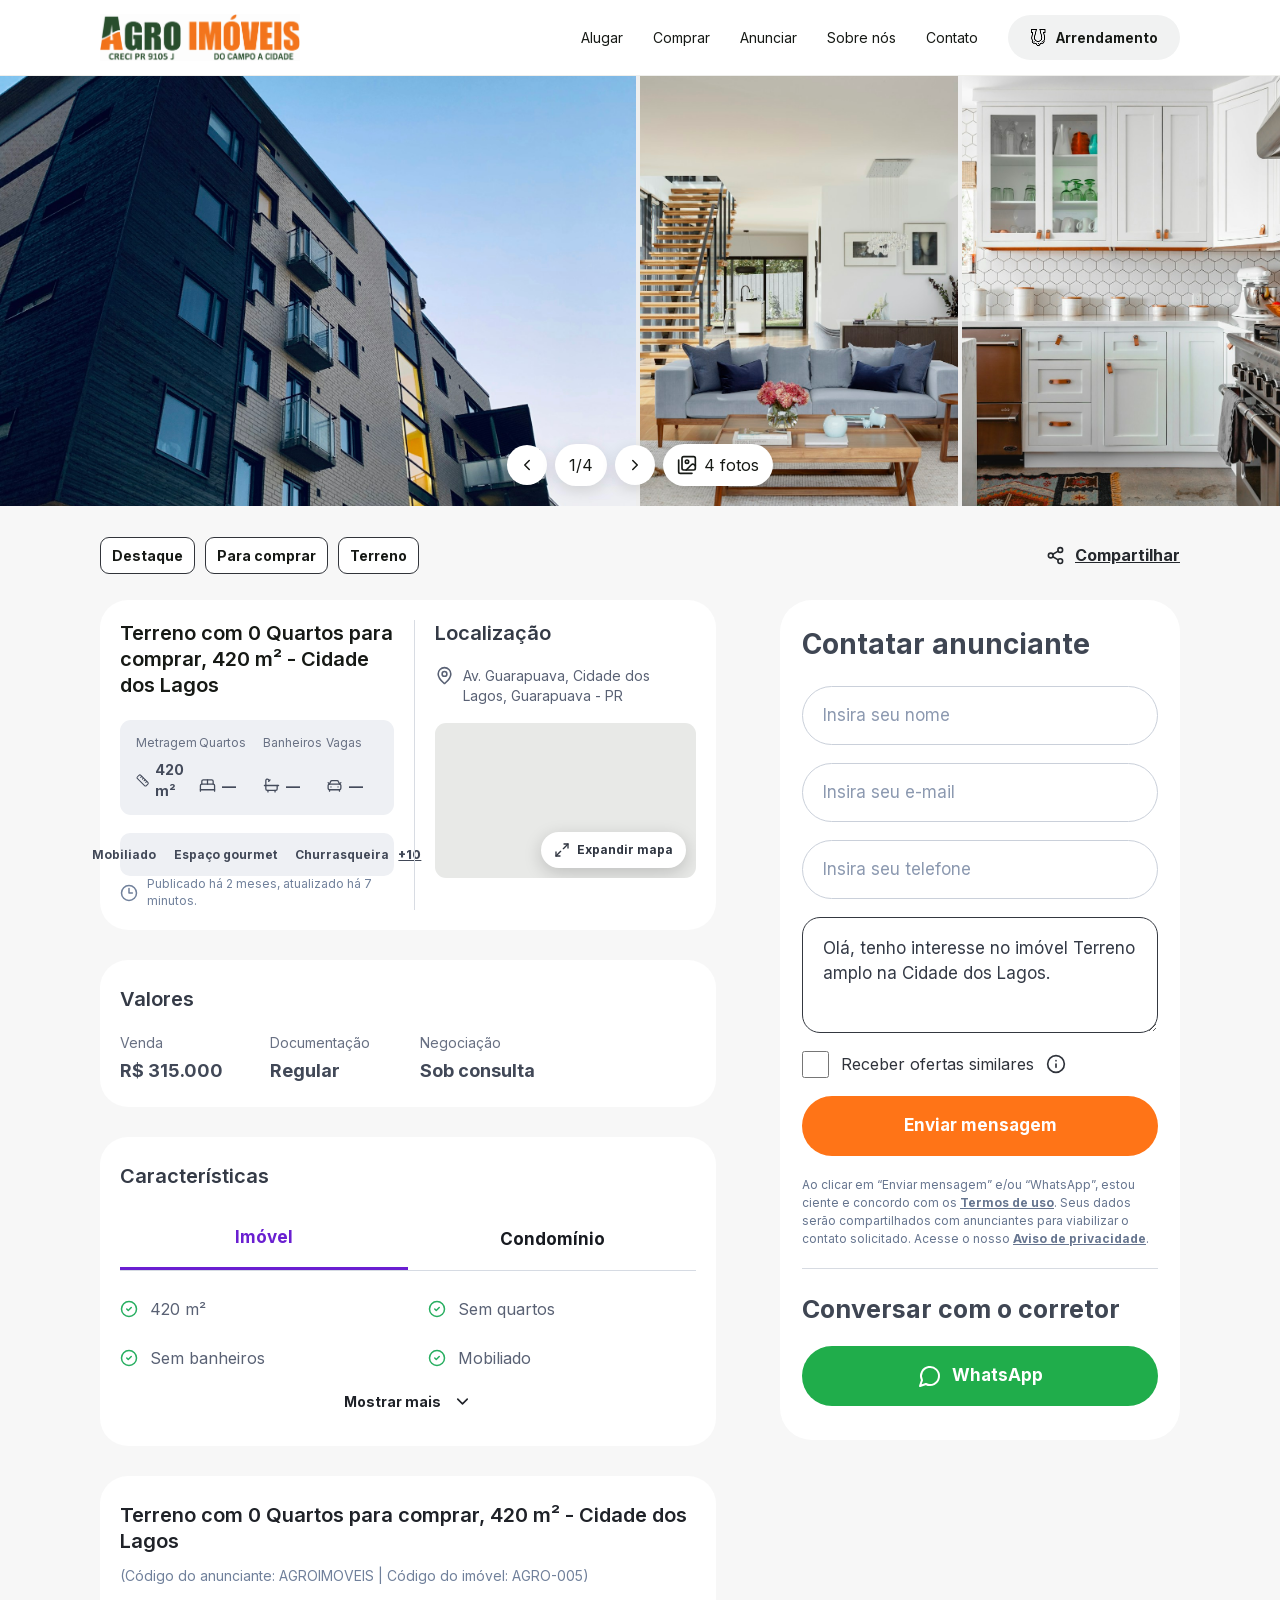
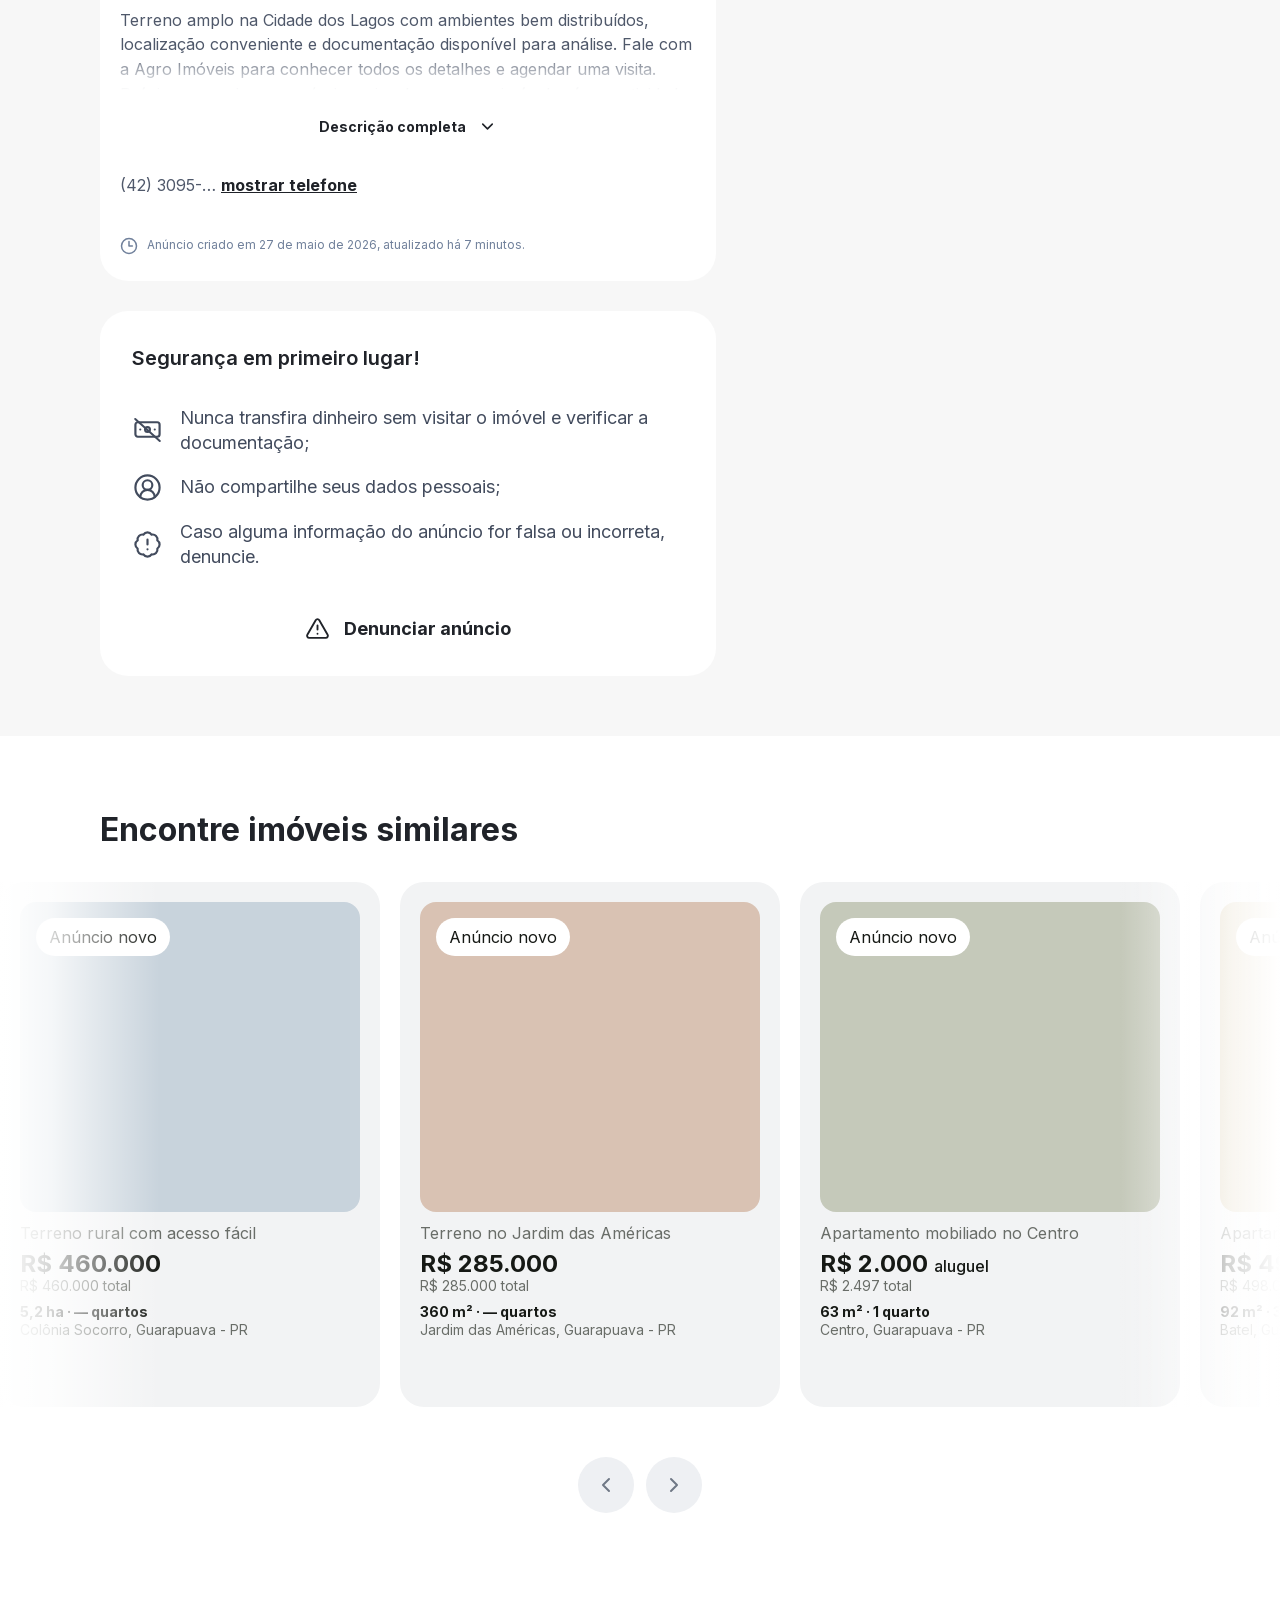
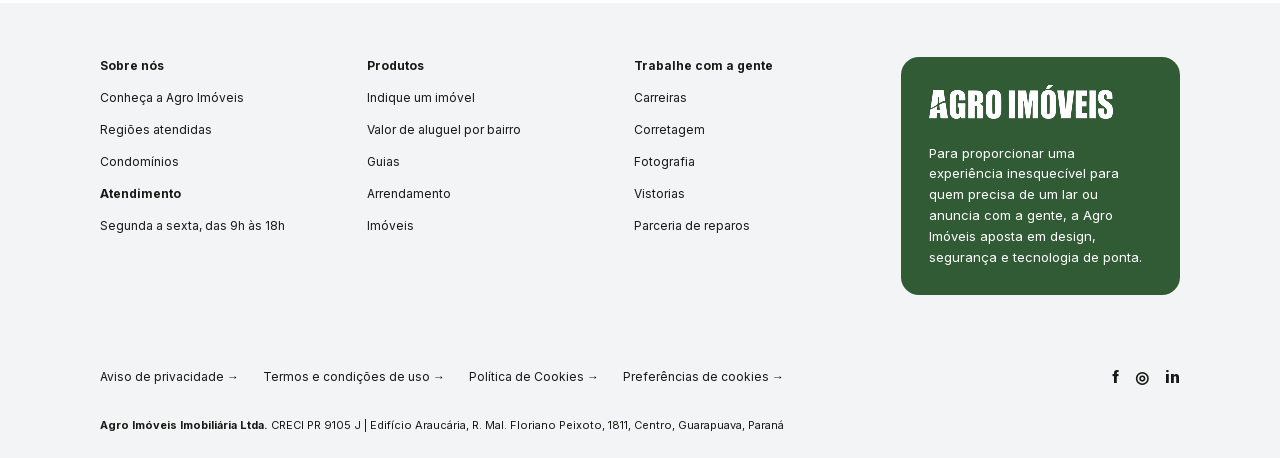
<file: imovel/agro-005/index.html>
<!DOCTYPE html><html lang="pt-BR"><head><meta charSet="utf-8"/><meta name="viewport" content="width=device-width, initial-scale=1"/><link rel="preload" as="image" href="/images/logo-agro-imoveis.png"/><link rel="preload" as="image" href="/images/icon-ferradura.png"/><link rel="preload" as="image" href="/images/apartamento.jpg"/><link rel="preload" as="image" href="/images/interior.jpg"/><link rel="preload" as="image" href="/images/cozinha.jpg"/><link rel="preload" as="image" href="/images/logo-agro-imoveis-branca.png"/><link rel="stylesheet" href="/assets/index-CTNP4Oi0.css" data-rsc-css-href="/assets/index-CTNP4Oi0.css" data-precedence="vite-rsc/importer-resources"/><link rel="modulepreload" href="/assets/layout-segment-context-M6Tt5PAy.js" crossorigin=""/><link rel="modulepreload" href="/assets/rolldown-runtime-S-ySWqyJ.js" crossorigin=""/><link rel="modulepreload" href="/assets/index-BL026jTK.js" crossorigin=""/><link rel="modulepreload" href="/assets/framework-CXnKph_e.js" crossorigin=""/><link rel="modulepreload" href="/assets/AgroSite-22UKH-K9.js" crossorigin=""/><title>Agro Imóveis | Do campo à cidade</title><meta name="description" content="Imóveis urbanos e rurais em Guarapuava com atendimento direto, avaliação técnica e segurança em cada negociação."/><meta property="og:title" content="Agro Imóveis | Do campo à cidade"/><meta property="og:description" content="Seu próximo investimento em Guarapuava, do campo à cidade."/><meta property="og:type" content="website"/><meta property="og:locale" content="pt_BR"/><meta property="og:image" content="https://immfernanda.github.io/og.png"/><meta property="og:image:width" content="1200"/><meta property="og:image:height" content="630"/><meta property="og:image:alt" content="Agro Imóveis — do campo à cidade"/><meta name="twitter:card" content="summary_large_image"/><meta name="twitter:title" content="Agro Imóveis | Do campo à cidade"/><meta name="twitter:description" content="Seu próximo investimento em Guarapuava, do campo à cidade."/><meta name="twitter:image" content="https://immfernanda.github.io/og.png"/><link rel="shortcut icon" href="https://immfernanda.github.io/favicon.png"/><link rel="icon" href="https://immfernanda.github.io/favicon.png"/><script>self.__VINEXT_RSC_PARAMS__={"id":"agro-005"}</script><script>self.__VINEXT_RSC_NAV__={"pathname":"/imovel/agro-005","searchParams":[]}</script><link rel="modulepreload" href="/assets/index-BL026jTK.js" />
<link rel="preload" href="/assets/_vinext_fonts/inter-9df0d028785c/inter-7249155f.woff2" as="font" type="font/woff2" crossorigin />
<link rel="preload" href="/assets/_vinext_fonts/inter-9df0d028785c/inter-e34c5f1b.woff2" as="font" type="font/woff2" crossorigin />
<link rel="preload" href="/assets/_vinext_fonts/inter-9df0d028785c/inter-6e1a6b2b.woff2" as="font" type="font/woff2" crossorigin />
<link rel="preload" href="/assets/_vinext_fonts/inter-9df0d028785c/inter-656bbed6.woff2" as="font" type="font/woff2" crossorigin />
<link rel="preload" href="/assets/_vinext_fonts/inter-9df0d028785c/inter-fc83e075.woff2" as="font" type="font/woff2" crossorigin />
<link rel="preload" href="/assets/_vinext_fonts/inter-9df0d028785c/inter-749a3084.woff2" as="font" type="font/woff2" crossorigin />
<link rel="preload" href="/assets/_vinext_fonts/inter-9df0d028785c/inter-1ab1ad55.woff2" as="font" type="font/woff2" crossorigin />
<link rel="preload" href="/assets/_vinext_fonts/roboto-ab28ffb4f835/roboto-49ca8900.woff2" as="font" type="font/woff2" crossorigin />
<link rel="preload" href="/assets/_vinext_fonts/roboto-ab28ffb4f835/roboto-759898f6.woff2" as="font" type="font/woff2" crossorigin />
<link rel="preload" href="/assets/_vinext_fonts/roboto-ab28ffb4f835/roboto-c16ffb7f.woff2" as="font" type="font/woff2" crossorigin />
<link rel="preload" href="/assets/_vinext_fonts/roboto-ab28ffb4f835/roboto-eaaaa4bc.woff2" as="font" type="font/woff2" crossorigin />
<link rel="preload" href="/assets/_vinext_fonts/roboto-ab28ffb4f835/roboto-5470cb57.woff2" as="font" type="font/woff2" crossorigin />
<link rel="preload" href="/assets/_vinext_fonts/roboto-ab28ffb4f835/roboto-2b8b6c8e.woff2" as="font" type="font/woff2" crossorigin />
<link rel="preload" href="/assets/_vinext_fonts/roboto-ab28ffb4f835/roboto-601769f1.woff2" as="font" type="font/woff2" crossorigin />
<link rel="preload" href="/assets/_vinext_fonts/roboto-ab28ffb4f835/roboto-38013d5a.woff2" as="font" type="font/woff2" crossorigin />
<link rel="preload" href="/assets/_vinext_fonts/roboto-ab28ffb4f835/roboto-d2c1b6aa.woff2" as="font" type="font/woff2" crossorigin />
<style data-vinext-fonts>/* cyrillic-ext */
@font-face {
  font-family: 'Inter';
  font-style: normal;
  font-weight: 100 900;
  font-display: swap;
  src: url(/assets/_vinext_fonts/inter-9df0d028785c/inter-7249155f.woff2) format('woff2');
  unicode-range: U+0460-052F, U+1C80-1C8A, U+20B4, U+2DE0-2DFF, U+A640-A69F, U+FE2E-FE2F;
}
/* cyrillic */
@font-face {
  font-family: 'Inter';
  font-style: normal;
  font-weight: 100 900;
  font-display: swap;
  src: url(/assets/_vinext_fonts/inter-9df0d028785c/inter-e34c5f1b.woff2) format('woff2');
  unicode-range: U+0301, U+0400-045F, U+0490-0491, U+04B0-04B1, U+2116;
}
/* greek-ext */
@font-face {
  font-family: 'Inter';
  font-style: normal;
  font-weight: 100 900;
  font-display: swap;
  src: url(/assets/_vinext_fonts/inter-9df0d028785c/inter-6e1a6b2b.woff2) format('woff2');
  unicode-range: U+1F00-1FFF;
}
/* greek */
@font-face {
  font-family: 'Inter';
  font-style: normal;
  font-weight: 100 900;
  font-display: swap;
  src: url(/assets/_vinext_fonts/inter-9df0d028785c/inter-656bbed6.woff2) format('woff2');
  unicode-range: U+0370-0377, U+037A-037F, U+0384-038A, U+038C, U+038E-03A1, U+03A3-03FF;
}
/* vietnamese */
@font-face {
  font-family: 'Inter';
  font-style: normal;
  font-weight: 100 900;
  font-display: swap;
  src: url(/assets/_vinext_fonts/inter-9df0d028785c/inter-fc83e075.woff2) format('woff2');
  unicode-range: U+0102-0103, U+0110-0111, U+0128-0129, U+0168-0169, U+01A0-01A1, U+01AF-01B0, U+0300-0301, U+0303-0304, U+0308-0309, U+0323, U+0329, U+1EA0-1EF9, U+20AB;
}
/* latin-ext */
@font-face {
  font-family: 'Inter';
  font-style: normal;
  font-weight: 100 900;
  font-display: swap;
  src: url(/assets/_vinext_fonts/inter-9df0d028785c/inter-749a3084.woff2) format('woff2');
  unicode-range: U+0100-02BA, U+02BD-02C5, U+02C7-02CC, U+02CE-02D7, U+02DD-02FF, U+0304, U+0308, U+0329, U+1D00-1DBF, U+1E00-1E9F, U+1EF2-1EFF, U+2020, U+20A0-20AB, U+20AD-20C0, U+2113, U+2C60-2C7F, U+A720-A7FF;
}
/* latin */
@font-face {
  font-family: 'Inter';
  font-style: normal;
  font-weight: 100 900;
  font-display: swap;
  src: url(/assets/_vinext_fonts/inter-9df0d028785c/inter-1ab1ad55.woff2) format('woff2');
  unicode-range: U+0000-00FF, U+0131, U+0152-0153, U+02BB-02BC, U+02C6, U+02DA, U+02DC, U+0304, U+0308, U+0329, U+2000-206F, U+20AC, U+2122, U+2191, U+2193, U+2212, U+2215, U+FEFF, U+FFFD;
}

.__font_inter_0380wzv { font-family: 'Inter', sans-serif; }

.__variable_inter_0380wzv { --font-inter: 'Inter', sans-serif; }

/* cyrillic-ext */
@font-face {
  font-family: 'Roboto';
  font-style: normal;
  font-weight: 400;
  font-stretch: 100%;
  font-display: swap;
  src: url(/assets/_vinext_fonts/roboto-ab28ffb4f835/roboto-49ca8900.woff2) format('woff2');
  unicode-range: U+0460-052F, U+1C80-1C8A, U+20B4, U+2DE0-2DFF, U+A640-A69F, U+FE2E-FE2F;
}
/* cyrillic */
@font-face {
  font-family: 'Roboto';
  font-style: normal;
  font-weight: 400;
  font-stretch: 100%;
  font-display: swap;
  src: url(/assets/_vinext_fonts/roboto-ab28ffb4f835/roboto-759898f6.woff2) format('woff2');
  unicode-range: U+0301, U+0400-045F, U+0490-0491, U+04B0-04B1, U+2116;
}
/* greek-ext */
@font-face {
  font-family: 'Roboto';
  font-style: normal;
  font-weight: 400;
  font-stretch: 100%;
  font-display: swap;
  src: url(/assets/_vinext_fonts/roboto-ab28ffb4f835/roboto-c16ffb7f.woff2) format('woff2');
  unicode-range: U+1F00-1FFF;
}
/* greek */
@font-face {
  font-family: 'Roboto';
  font-style: normal;
  font-weight: 400;
  font-stretch: 100%;
  font-display: swap;
  src: url(/assets/_vinext_fonts/roboto-ab28ffb4f835/roboto-eaaaa4bc.woff2) format('woff2');
  unicode-range: U+0370-0377, U+037A-037F, U+0384-038A, U+038C, U+038E-03A1, U+03A3-03FF;
}
/* math */
@font-face {
  font-family: 'Roboto';
  font-style: normal;
  font-weight: 400;
  font-stretch: 100%;
  font-display: swap;
  src: url(/assets/_vinext_fonts/roboto-ab28ffb4f835/roboto-5470cb57.woff2) format('woff2');
  unicode-range: U+0302-0303, U+0305, U+0307-0308, U+0310, U+0312, U+0315, U+031A, U+0326-0327, U+032C, U+032F-0330, U+0332-0333, U+0338, U+033A, U+0346, U+034D, U+0391-03A1, U+03A3-03A9, U+03B1-03C9, U+03D1, U+03D5-03D6, U+03F0-03F1, U+03F4-03F5, U+2016-2017, U+2034-2038, U+203C, U+2040, U+2043, U+2047, U+2050, U+2057, U+205F, U+2070-2071, U+2074-208E, U+2090-209C, U+20D0-20DC, U+20E1, U+20E5-20EF, U+2100-2112, U+2114-2115, U+2117-2121, U+2123-214F, U+2190, U+2192, U+2194-21AE, U+21B0-21E5, U+21F1-21F2, U+21F4-2211, U+2213-2214, U+2216-22FF, U+2308-230B, U+2310, U+2319, U+231C-2321, U+2336-237A, U+237C, U+2395, U+239B-23B7, U+23D0, U+23DC-23E1, U+2474-2475, U+25AF, U+25B3, U+25B7, U+25BD, U+25C1, U+25CA, U+25CC, U+25FB, U+266D-266F, U+27C0-27FF, U+2900-2AFF, U+2B0E-2B11, U+2B30-2B4C, U+2BFE, U+3030, U+FF5B, U+FF5D, U+1D400-1D7FF, U+1EE00-1EEFF;
}
/* symbols */
@font-face {
  font-family: 'Roboto';
  font-style: normal;
  font-weight: 400;
  font-stretch: 100%;
  font-display: swap;
  src: url(/assets/_vinext_fonts/roboto-ab28ffb4f835/roboto-2b8b6c8e.woff2) format('woff2');
  unicode-range: U+0001-000C, U+000E-001F, U+007F-009F, U+20DD-20E0, U+20E2-20E4, U+2150-218F, U+2190, U+2192, U+2194-2199, U+21AF, U+21E6-21F0, U+21F3, U+2218-2219, U+2299, U+22C4-22C6, U+2300-243F, U+2440-244A, U+2460-24FF, U+25A0-27BF, U+2800-28FF, U+2921-2922, U+2981, U+29BF, U+29EB, U+2B00-2BFF, U+4DC0-4DFF, U+FFF9-FFFB, U+10140-1018E, U+10190-1019C, U+101A0, U+101D0-101FD, U+102E0-102FB, U+10E60-10E7E, U+1D2C0-1D2D3, U+1D2E0-1D37F, U+1F000-1F0FF, U+1F100-1F1AD, U+1F1E6-1F1FF, U+1F30D-1F30F, U+1F315, U+1F31C, U+1F31E, U+1F320-1F32C, U+1F336, U+1F378, U+1F37D, U+1F382, U+1F393-1F39F, U+1F3A7-1F3A8, U+1F3AC-1F3AF, U+1F3C2, U+1F3C4-1F3C6, U+1F3CA-1F3CE, U+1F3D4-1F3E0, U+1F3ED, U+1F3F1-1F3F3, U+1F3F5-1F3F7, U+1F408, U+1F415, U+1F41F, U+1F426, U+1F43F, U+1F441-1F442, U+1F444, U+1F446-1F449, U+1F44C-1F44E, U+1F453, U+1F46A, U+1F47D, U+1F4A3, U+1F4B0, U+1F4B3, U+1F4B9, U+1F4BB, U+1F4BF, U+1F4C8-1F4CB, U+1F4D6, U+1F4DA, U+1F4DF, U+1F4E3-1F4E6, U+1F4EA-1F4ED, U+1F4F7, U+1F4F9-1F4FB, U+1F4FD-1F4FE, U+1F503, U+1F507-1F50B, U+1F50D, U+1F512-1F513, U+1F53E-1F54A, U+1F54F-1F5FA, U+1F610, U+1F650-1F67F, U+1F687, U+1F68D, U+1F691, U+1F694, U+1F698, U+1F6AD, U+1F6B2, U+1F6B9-1F6BA, U+1F6BC, U+1F6C6-1F6CF, U+1F6D3-1F6D7, U+1F6E0-1F6EA, U+1F6F0-1F6F3, U+1F6F7-1F6FC, U+1F700-1F7FF, U+1F800-1F80B, U+1F810-1F847, U+1F850-1F859, U+1F860-1F887, U+1F890-1F8AD, U+1F8B0-1F8BB, U+1F8C0-1F8C1, U+1F900-1F90B, U+1F93B, U+1F946, U+1F984, U+1F996, U+1F9E9, U+1FA00-1FA6F, U+1FA70-1FA7C, U+1FA80-1FA89, U+1FA8F-1FAC6, U+1FACE-1FADC, U+1FADF-1FAE9, U+1FAF0-1FAF8, U+1FB00-1FBFF;
}
/* vietnamese */
@font-face {
  font-family: 'Roboto';
  font-style: normal;
  font-weight: 400;
  font-stretch: 100%;
  font-display: swap;
  src: url(/assets/_vinext_fonts/roboto-ab28ffb4f835/roboto-601769f1.woff2) format('woff2');
  unicode-range: U+0102-0103, U+0110-0111, U+0128-0129, U+0168-0169, U+01A0-01A1, U+01AF-01B0, U+0300-0301, U+0303-0304, U+0308-0309, U+0323, U+0329, U+1EA0-1EF9, U+20AB;
}
/* latin-ext */
@font-face {
  font-family: 'Roboto';
  font-style: normal;
  font-weight: 400;
  font-stretch: 100%;
  font-display: swap;
  src: url(/assets/_vinext_fonts/roboto-ab28ffb4f835/roboto-38013d5a.woff2) format('woff2');
  unicode-range: U+0100-02BA, U+02BD-02C5, U+02C7-02CC, U+02CE-02D7, U+02DD-02FF, U+0304, U+0308, U+0329, U+1D00-1DBF, U+1E00-1E9F, U+1EF2-1EFF, U+2020, U+20A0-20AB, U+20AD-20C0, U+2113, U+2C60-2C7F, U+A720-A7FF;
}
/* latin */
@font-face {
  font-family: 'Roboto';
  font-style: normal;
  font-weight: 400;
  font-stretch: 100%;
  font-display: swap;
  src: url(/assets/_vinext_fonts/roboto-ab28ffb4f835/roboto-d2c1b6aa.woff2) format('woff2');
  unicode-range: U+0000-00FF, U+0131, U+0152-0153, U+02BB-02BC, U+02C6, U+02DA, U+02DC, U+0304, U+0308, U+0329, U+2000-206F, U+20AC, U+2122, U+2191, U+2193, U+2212, U+2215, U+FEFF, U+FFFD;
}
/* cyrillic-ext */
@font-face {
  font-family: 'Roboto';
  font-style: normal;
  font-weight: 700;
  font-stretch: 100%;
  font-display: swap;
  src: url(/assets/_vinext_fonts/roboto-ab28ffb4f835/roboto-49ca8900.woff2) format('woff2');
  unicode-range: U+0460-052F, U+1C80-1C8A, U+20B4, U+2DE0-2DFF, U+A640-A69F, U+FE2E-FE2F;
}
/* cyrillic */
@font-face {
  font-family: 'Roboto';
  font-style: normal;
  font-weight: 700;
  font-stretch: 100%;
  font-display: swap;
  src: url(/assets/_vinext_fonts/roboto-ab28ffb4f835/roboto-759898f6.woff2) format('woff2');
  unicode-range: U+0301, U+0400-045F, U+0490-0491, U+04B0-04B1, U+2116;
}
/* greek-ext */
@font-face {
  font-family: 'Roboto';
  font-style: normal;
  font-weight: 700;
  font-stretch: 100%;
  font-display: swap;
  src: url(/assets/_vinext_fonts/roboto-ab28ffb4f835/roboto-c16ffb7f.woff2) format('woff2');
  unicode-range: U+1F00-1FFF;
}
/* greek */
@font-face {
  font-family: 'Roboto';
  font-style: normal;
  font-weight: 700;
  font-stretch: 100%;
  font-display: swap;
  src: url(/assets/_vinext_fonts/roboto-ab28ffb4f835/roboto-eaaaa4bc.woff2) format('woff2');
  unicode-range: U+0370-0377, U+037A-037F, U+0384-038A, U+038C, U+038E-03A1, U+03A3-03FF;
}
/* math */
@font-face {
  font-family: 'Roboto';
  font-style: normal;
  font-weight: 700;
  font-stretch: 100%;
  font-display: swap;
  src: url(/assets/_vinext_fonts/roboto-ab28ffb4f835/roboto-5470cb57.woff2) format('woff2');
  unicode-range: U+0302-0303, U+0305, U+0307-0308, U+0310, U+0312, U+0315, U+031A, U+0326-0327, U+032C, U+032F-0330, U+0332-0333, U+0338, U+033A, U+0346, U+034D, U+0391-03A1, U+03A3-03A9, U+03B1-03C9, U+03D1, U+03D5-03D6, U+03F0-03F1, U+03F4-03F5, U+2016-2017, U+2034-2038, U+203C, U+2040, U+2043, U+2047, U+2050, U+2057, U+205F, U+2070-2071, U+2074-208E, U+2090-209C, U+20D0-20DC, U+20E1, U+20E5-20EF, U+2100-2112, U+2114-2115, U+2117-2121, U+2123-214F, U+2190, U+2192, U+2194-21AE, U+21B0-21E5, U+21F1-21F2, U+21F4-2211, U+2213-2214, U+2216-22FF, U+2308-230B, U+2310, U+2319, U+231C-2321, U+2336-237A, U+237C, U+2395, U+239B-23B7, U+23D0, U+23DC-23E1, U+2474-2475, U+25AF, U+25B3, U+25B7, U+25BD, U+25C1, U+25CA, U+25CC, U+25FB, U+266D-266F, U+27C0-27FF, U+2900-2AFF, U+2B0E-2B11, U+2B30-2B4C, U+2BFE, U+3030, U+FF5B, U+FF5D, U+1D400-1D7FF, U+1EE00-1EEFF;
}
/* symbols */
@font-face {
  font-family: 'Roboto';
  font-style: normal;
  font-weight: 700;
  font-stretch: 100%;
  font-display: swap;
  src: url(/assets/_vinext_fonts/roboto-ab28ffb4f835/roboto-2b8b6c8e.woff2) format('woff2');
  unicode-range: U+0001-000C, U+000E-001F, U+007F-009F, U+20DD-20E0, U+20E2-20E4, U+2150-218F, U+2190, U+2192, U+2194-2199, U+21AF, U+21E6-21F0, U+21F3, U+2218-2219, U+2299, U+22C4-22C6, U+2300-243F, U+2440-244A, U+2460-24FF, U+25A0-27BF, U+2800-28FF, U+2921-2922, U+2981, U+29BF, U+29EB, U+2B00-2BFF, U+4DC0-4DFF, U+FFF9-FFFB, U+10140-1018E, U+10190-1019C, U+101A0, U+101D0-101FD, U+102E0-102FB, U+10E60-10E7E, U+1D2C0-1D2D3, U+1D2E0-1D37F, U+1F000-1F0FF, U+1F100-1F1AD, U+1F1E6-1F1FF, U+1F30D-1F30F, U+1F315, U+1F31C, U+1F31E, U+1F320-1F32C, U+1F336, U+1F378, U+1F37D, U+1F382, U+1F393-1F39F, U+1F3A7-1F3A8, U+1F3AC-1F3AF, U+1F3C2, U+1F3C4-1F3C6, U+1F3CA-1F3CE, U+1F3D4-1F3E0, U+1F3ED, U+1F3F1-1F3F3, U+1F3F5-1F3F7, U+1F408, U+1F415, U+1F41F, U+1F426, U+1F43F, U+1F441-1F442, U+1F444, U+1F446-1F449, U+1F44C-1F44E, U+1F453, U+1F46A, U+1F47D, U+1F4A3, U+1F4B0, U+1F4B3, U+1F4B9, U+1F4BB, U+1F4BF, U+1F4C8-1F4CB, U+1F4D6, U+1F4DA, U+1F4DF, U+1F4E3-1F4E6, U+1F4EA-1F4ED, U+1F4F7, U+1F4F9-1F4FB, U+1F4FD-1F4FE, U+1F503, U+1F507-1F50B, U+1F50D, U+1F512-1F513, U+1F53E-1F54A, U+1F54F-1F5FA, U+1F610, U+1F650-1F67F, U+1F687, U+1F68D, U+1F691, U+1F694, U+1F698, U+1F6AD, U+1F6B2, U+1F6B9-1F6BA, U+1F6BC, U+1F6C6-1F6CF, U+1F6D3-1F6D7, U+1F6E0-1F6EA, U+1F6F0-1F6F3, U+1F6F7-1F6FC, U+1F700-1F7FF, U+1F800-1F80B, U+1F810-1F847, U+1F850-1F859, U+1F860-1F887, U+1F890-1F8AD, U+1F8B0-1F8BB, U+1F8C0-1F8C1, U+1F900-1F90B, U+1F93B, U+1F946, U+1F984, U+1F996, U+1F9E9, U+1FA00-1FA6F, U+1FA70-1FA7C, U+1FA80-1FA89, U+1FA8F-1FAC6, U+1FACE-1FADC, U+1FADF-1FAE9, U+1FAF0-1FAF8, U+1FB00-1FBFF;
}
/* vietnamese */
@font-face {
  font-family: 'Roboto';
  font-style: normal;
  font-weight: 700;
  font-stretch: 100%;
  font-display: swap;
  src: url(/assets/_vinext_fonts/roboto-ab28ffb4f835/roboto-601769f1.woff2) format('woff2');
  unicode-range: U+0102-0103, U+0110-0111, U+0128-0129, U+0168-0169, U+01A0-01A1, U+01AF-01B0, U+0300-0301, U+0303-0304, U+0308-0309, U+0323, U+0329, U+1EA0-1EF9, U+20AB;
}
/* latin-ext */
@font-face {
  font-family: 'Roboto';
  font-style: normal;
  font-weight: 700;
  font-stretch: 100%;
  font-display: swap;
  src: url(/assets/_vinext_fonts/roboto-ab28ffb4f835/roboto-38013d5a.woff2) format('woff2');
  unicode-range: U+0100-02BA, U+02BD-02C5, U+02C7-02CC, U+02CE-02D7, U+02DD-02FF, U+0304, U+0308, U+0329, U+1D00-1DBF, U+1E00-1E9F, U+1EF2-1EFF, U+2020, U+20A0-20AB, U+20AD-20C0, U+2113, U+2C60-2C7F, U+A720-A7FF;
}
/* latin */
@font-face {
  font-family: 'Roboto';
  font-style: normal;
  font-weight: 700;
  font-stretch: 100%;
  font-display: swap;
  src: url(/assets/_vinext_fonts/roboto-ab28ffb4f835/roboto-d2c1b6aa.woff2) format('woff2');
  unicode-range: U+0000-00FF, U+0131, U+0152-0153, U+02BB-02BC, U+02C6, U+02DA, U+02DC, U+0304, U+0308, U+0329, U+2000-206F, U+20AC, U+2122, U+2191, U+2193, U+2212, U+2215, U+FEFF, U+FFFD;
}

.__font_roboto_1fiw7n3 { font-family: 'Roboto', sans-serif; }

.__variable_roboto_1fiw7n3 { --font-roboto: 'Roboto', sans-serif; }
</style>
</head><body class="__variable_inter_0380wzv __variable_roboto_1fiw7n3"><header class="site-header"><div class="header-inner"><a class="brand" href="/" aria-label="Agro Imóveis - página inicial"><img src="/images/logo-agro-imoveis.png" alt="Agro Imóveis — do campo à cidade"/></a><button class="menu-toggle" type="button" aria-expanded="false" aria-label="Abrir menu">☰</button><nav class="nav" aria-label="Navegação principal"><a href="/catalogo?transacao=Alugar">Alugar</a><a href="/catalogo?transacao=Comprar">Comprar</a><button type="button">Anunciar</button><a href="/sobre">Sobre nós</a><a href="/sobre#contato">Contato</a><button class="rent-button" type="button"><img class="horseshoe-icon" src="/images/icon-ferradura.png" alt="" aria-hidden="true"/>Arrendamento</button></nav></div></header><main><section class="product-gallery"><button class="gallery-main" type="button"><img src="/images/apartamento.jpg" alt="Terreno amplo na Cidade dos Lagos"/></button><button type="button"><img src="/images/interior.jpg" alt="Outro ângulo do imóvel"/></button><button type="button"><img src="/images/cozinha.jpg" alt="Detalhe do imóvel"/></button><div class="gallery-controls"><button type="button" aria-label="Foto anterior"><svg xmlns="http://www.w3.org/2000/svg" width="24" height="24" viewBox="0 0 24 24" fill="none" stroke="currentColor" stroke-width="2" stroke-linecap="round" stroke-linejoin="round" class="lucide lucide-chevron-left" aria-hidden="true"><path d="m15 18-6-6 6-6"></path></svg></button><span>1<!-- -->/<!-- -->4</span><button type="button" aria-label="Próxima foto"><svg xmlns="http://www.w3.org/2000/svg" width="24" height="24" viewBox="0 0 24 24" fill="none" stroke="currentColor" stroke-width="2" stroke-linecap="round" stroke-linejoin="round" class="lucide lucide-chevron-right" aria-hidden="true"><path d="m9 18 6-6-6-6"></path></svg></button><button class="photo-count-button" type="button"><svg xmlns="http://www.w3.org/2000/svg" width="24" height="24" viewBox="0 0 24 24" fill="none" stroke="currentColor" stroke-width="2" stroke-linecap="round" stroke-linejoin="round" class="lucide lucide-images" aria-hidden="true"><path d="M18 22H4a2 2 0 0 1-2-2V6"></path><path d="m22 13-1.296-1.296a2.41 2.41 0 0 0-3.408 0L11 18"></path><circle cx="12" cy="8" r="2"></circle><rect width="16" height="16" x="6" y="2" rx="2"></rect></svg>4<!-- --> fotos</button></div></section><div class="product-page"><div class="product-topline"><div class="tags"><span>Destaque</span><span>Para comprar</span><span>Terreno</span></div><button class="share-button" type="button"><svg xmlns="http://www.w3.org/2000/svg" width="24" height="24" viewBox="0 0 24 24" fill="none" stroke="currentColor" stroke-width="2" stroke-linecap="round" stroke-linejoin="round" class="lucide lucide-share2" aria-hidden="true"><circle cx="18" cy="5" r="3"></circle><circle cx="6" cy="12" r="3"></circle><circle cx="18" cy="19" r="3"></circle><line x1="8.59" x2="15.42" y1="13.51" y2="17.49"></line><line x1="15.41" x2="8.59" y1="6.51" y2="10.49"></line></svg>Compartilhar</button></div><div class="product-shell"><div class="product-content"><section class="product-summary-card"><div class="summary-details"><h1>Terreno com 0 Quartos para comprar, 420 m² - Cidade dos Lagos</h1><div class="quick-facts"><span><small>Metragem</small><b><svg xmlns="http://www.w3.org/2000/svg" width="24" height="24" viewBox="0 0 24 24" fill="none" stroke="currentColor" stroke-width="2" stroke-linecap="round" stroke-linejoin="round" class="lucide lucide-ruler" aria-hidden="true"><path d="M21.3 15.3a2.4 2.4 0 0 1 0 3.4l-2.6 2.6a2.4 2.4 0 0 1-3.4 0L2.7 8.7a2.41 2.41 0 0 1 0-3.4l2.6-2.6a2.41 2.41 0 0 1 3.4 0Z"></path><path d="m14.5 12.5 2-2"></path><path d="m11.5 9.5 2-2"></path><path d="m8.5 6.5 2-2"></path><path d="m17.5 15.5 2-2"></path></svg>420 m²</b></span><span><small>Quartos</small><b><svg xmlns="http://www.w3.org/2000/svg" width="24" height="24" viewBox="0 0 24 24" fill="none" stroke="currentColor" stroke-width="2" stroke-linecap="round" stroke-linejoin="round" class="lucide lucide-bed-double" aria-hidden="true"><path d="M2 20v-8a2 2 0 0 1 2-2h16a2 2 0 0 1 2 2v8"></path><path d="M4 10V6a2 2 0 0 1 2-2h12a2 2 0 0 1 2 2v4"></path><path d="M12 4v6"></path><path d="M2 18h20"></path></svg>—</b></span><span><small>Banheiros</small><b><svg xmlns="http://www.w3.org/2000/svg" width="24" height="24" viewBox="0 0 24 24" fill="none" stroke="currentColor" stroke-width="2" stroke-linecap="round" stroke-linejoin="round" class="lucide lucide-bath" aria-hidden="true"><path d="M10 4 8 6"></path><path d="M17 19v2"></path><path d="M2 12h20"></path><path d="M7 19v2"></path><path d="M9 5 7.621 3.621A2.121 2.121 0 0 0 4 5v12a2 2 0 0 0 2 2h12a2 2 0 0 0 2-2v-5"></path></svg>—</b></span><span><small>Vagas</small><b><svg xmlns="http://www.w3.org/2000/svg" width="24" height="24" viewBox="0 0 24 24" fill="none" stroke="currentColor" stroke-width="2" stroke-linecap="round" stroke-linejoin="round" class="lucide lucide-car-front" aria-hidden="true"><path d="m21 8-2 2-1.5-3.7A2 2 0 0 0 15.646 5H8.4a2 2 0 0 0-1.903 1.257L5 10 3 8"></path><path d="M7 14h.01"></path><path d="M17 14h.01"></path><rect width="18" height="8" x="3" y="10" rx="2"></rect><path d="M5 18v2"></path><path d="M19 18v2"></path></svg>—</b></span></div><div class="summary-tags"><span>Mobiliado</span><i aria-hidden="true"></i><span>Espaço gourmet</span><i aria-hidden="true"></i><span>Churrasqueira</span><button type="button">+10</button></div><p class="updated-line"><svg xmlns="http://www.w3.org/2000/svg" width="24" height="24" viewBox="0 0 24 24" fill="none" stroke="currentColor" stroke-width="2" stroke-linecap="round" stroke-linejoin="round" class="lucide lucide-clock3" aria-hidden="true"><circle cx="12" cy="12" r="10"></circle><polyline points="12 6 12 12 16.5 12"></polyline></svg>Publicado há 2 meses, atualizado há 7 minutos.</p></div><div class="location-block"><h2>Localização</h2><a target="_blank" rel="noreferrer" href="https://www.google.com/maps/search/?api=1&amp;query=Av.%20Guarapuava%2C%20Cidade%20dos%20Lagos%2C%20Guarapuava%20-%20PR"><svg xmlns="http://www.w3.org/2000/svg" width="24" height="24" viewBox="0 0 24 24" fill="none" stroke="currentColor" stroke-width="2" stroke-linecap="round" stroke-linejoin="round" class="lucide lucide-map-pin" aria-hidden="true"><path d="M20 10c0 4.993-5.539 10.193-7.399 11.799a1 1 0 0 1-1.202 0C9.539 20.193 4 14.993 4 10a8 8 0 0 1 16 0"></path><circle cx="12" cy="10" r="3"></circle></svg>Av. Guarapuava, Cidade dos Lagos, Guarapuava - PR</a><div class="inline-map"><div class="map-panel"><iframe title="Mapa navegável de Av. Guarapuava, Cidade dos Lagos, Guarapuava - PR" src="https://www.google.com/maps?q=Av.%20Guarapuava%2C%20Cidade%20dos%20Lagos%2C%20Guarapuava%20-%20PR&amp;output=embed" loading="lazy" referrerPolicy="no-referrer-when-downgrade" allowFullScreen=""></iframe></div><button type="button"><svg xmlns="http://www.w3.org/2000/svg" width="24" height="24" viewBox="0 0 24 24" fill="none" stroke="currentColor" stroke-width="2" stroke-linecap="round" stroke-linejoin="round" class="lucide lucide-maximize2" aria-hidden="true"><polyline points="15 3 21 3 21 9"></polyline><polyline points="9 21 3 21 3 15"></polyline><line x1="21" x2="14" y1="3" y2="10"></line><line x1="3" x2="10" y1="21" y2="14"></line></svg>Expandir mapa</button></div></div></section><section class="values"><h2>Valores</h2><div><span>Venda<strong>R$ 315.000</strong></span><span>Documentação<strong>Regular</strong></span><span>Negociação<strong>Sob consulta</strong></span></div></section><section class="characteristics"><h2>Características</h2><div class="detail-tabs"><button class="active" type="button">Imóvel</button><button class="" type="button">Condomínio</button></div><ul><li><svg xmlns="http://www.w3.org/2000/svg" width="24" height="24" viewBox="0 0 24 24" fill="none" stroke="currentColor" stroke-width="2" stroke-linecap="round" stroke-linejoin="round" class="lucide lucide-circle-check" aria-hidden="true"><circle cx="12" cy="12" r="10"></circle><path d="m9 12 2 2 4-4"></path></svg>420 m²</li><li><svg xmlns="http://www.w3.org/2000/svg" width="24" height="24" viewBox="0 0 24 24" fill="none" stroke="currentColor" stroke-width="2" stroke-linecap="round" stroke-linejoin="round" class="lucide lucide-circle-check" aria-hidden="true"><circle cx="12" cy="12" r="10"></circle><path d="m9 12 2 2 4-4"></path></svg>Sem quartos</li><li><svg xmlns="http://www.w3.org/2000/svg" width="24" height="24" viewBox="0 0 24 24" fill="none" stroke="currentColor" stroke-width="2" stroke-linecap="round" stroke-linejoin="round" class="lucide lucide-circle-check" aria-hidden="true"><circle cx="12" cy="12" r="10"></circle><path d="m9 12 2 2 4-4"></path></svg>Sem banheiros</li><li><svg xmlns="http://www.w3.org/2000/svg" width="24" height="24" viewBox="0 0 24 24" fill="none" stroke="currentColor" stroke-width="2" stroke-linecap="round" stroke-linejoin="round" class="lucide lucide-circle-check" aria-hidden="true"><circle cx="12" cy="12" r="10"></circle><path d="m9 12 2 2 4-4"></path></svg>Mobiliado</li></ul><button class="details-toggle" type="button">Mostrar mais<svg xmlns="http://www.w3.org/2000/svg" width="24" height="24" viewBox="0 0 24 24" fill="none" stroke="currentColor" stroke-width="2" stroke-linecap="round" stroke-linejoin="round" class="lucide lucide-chevron-down" aria-hidden="true"><path d="m6 9 6 6 6-6"></path></svg></button></section><section class="description"><h2>Terreno com 0 Quartos para comprar, 420 m² - Cidade dos Lagos</h2><p class="listing-code">(Código do anunciante: AGROIMOVEIS | Código do imóvel: <!-- -->AGRO-005<!-- -->)</p><div class="description-copy"><p>Terreno amplo na Cidade dos Lagos com ambientes bem distribuídos, localização conveniente e documentação disponível para análise. Fale com a Agro Imóveis para conhecer todos os detalhes e agendar uma visita.<!-- --> Próximo a serviços, comércio e vias de acesso, o imóvel reúne praticidade e conforto para o dia a dia. Entre em contato para receber documentação, condições comerciais completas e agendar sua visita.</p></div><button class="details-toggle" type="button">Descrição completa<svg xmlns="http://www.w3.org/2000/svg" width="24" height="24" viewBox="0 0 24 24" fill="none" stroke="currentColor" stroke-width="2" stroke-linecap="round" stroke-linejoin="round" class="lucide lucide-chevron-down" aria-hidden="true"><path d="m6 9 6 6 6-6"></path></svg></button><a class="listing-phone" href="tel:+554230950000">(42) 3095-… <strong>mostrar telefone</strong></a><small class="updated-line"><svg xmlns="http://www.w3.org/2000/svg" width="24" height="24" viewBox="0 0 24 24" fill="none" stroke="currentColor" stroke-width="2" stroke-linecap="round" stroke-linejoin="round" class="lucide lucide-clock3" aria-hidden="true"><circle cx="12" cy="12" r="10"></circle><polyline points="12 6 12 12 16.5 12"></polyline></svg>Anúncio criado em 27 de maio de 2026, atualizado há 7 minutos.</small></section><section class="security-card" aria-labelledby="security-title"><h2 id="security-title">Segurança em primeiro lugar!</h2><div class="security-guidance"><p><span class="security-icon money"><svg xmlns="http://www.w3.org/2000/svg" width="24" height="24" viewBox="0 0 24 24" fill="none" stroke="currentColor" stroke-width="2" stroke-linecap="round" stroke-linejoin="round" class="lucide lucide-banknote" aria-hidden="true"><rect width="20" height="12" x="2" y="6" rx="2"></rect><circle cx="12" cy="12" r="2"></circle><path d="M6 12h.01M18 12h.01"></path></svg></span>Nunca transfira dinheiro sem visitar o imóvel e verificar a documentação;</p><p><span class="security-icon"><svg xmlns="http://www.w3.org/2000/svg" width="24" height="24" viewBox="0 0 24 24" fill="none" stroke="currentColor" stroke-width="2" stroke-linecap="round" stroke-linejoin="round" class="lucide lucide-circle-user-round" aria-hidden="true"><path d="M18 20a6 6 0 0 0-12 0"></path><circle cx="12" cy="10" r="4"></circle><circle cx="12" cy="12" r="10"></circle></svg></span>Não compartilhe seus dados pessoais;</p><p><span class="security-icon"><svg xmlns="http://www.w3.org/2000/svg" width="24" height="24" viewBox="0 0 24 24" fill="none" stroke="currentColor" stroke-width="2" stroke-linecap="round" stroke-linejoin="round" class="lucide lucide-badge-alert" aria-hidden="true"><path d="M3.85 8.62a4 4 0 0 1 4.78-4.77 4 4 0 0 1 6.74 0 4 4 0 0 1 4.78 4.78 4 4 0 0 1 0 6.74 4 4 0 0 1-4.77 4.78 4 4 0 0 1-6.75 0 4 4 0 0 1-4.78-4.77 4 4 0 0 1 0-6.76Z"></path><line x1="12" x2="12" y1="8" y2="12"></line><line x1="12" x2="12.01" y1="16" y2="16"></line></svg></span>Caso alguma informação do anúncio for falsa ou incorreta, denuncie.</p><a href="mailto:contato@agroimoveis.com.br?subject=Den%C3%BAncia%20do%20an%C3%BAncio%20agro-005"><svg xmlns="http://www.w3.org/2000/svg" width="24" height="24" viewBox="0 0 24 24" fill="none" stroke="currentColor" stroke-width="2" stroke-linecap="round" stroke-linejoin="round" class="lucide lucide-triangle-alert" aria-hidden="true"><path d="m21.73 18-8-14a2 2 0 0 0-3.48 0l-8 14A2 2 0 0 0 4 21h16a2 2 0 0 0 1.73-3"></path><path d="M12 9v4"></path><path d="M12 17h.01"></path></svg>Denunciar anúncio</a></div></section></div><aside class="contact-card"><h2>Contatar anunciante</h2><form class="product-contact-form"><input aria-label="Nome" required="" autoComplete="name" placeholder="Insira seu nome" name="name"/><input aria-label="E-mail" required="" type="email" autoComplete="email" placeholder="Insira seu e-mail" name="email"/><input aria-label="Telefone" required="" type="tel" autoComplete="tel" placeholder="Insira seu telefone" name="phone"/><textarea aria-label="Mensagem" name="message" required="">Olá, tenho interesse no imóvel Terreno amplo na Cidade dos Lagos.</textarea><label class="similar-offers"><input type="checkbox" name="similarOffers"/><span>Receber ofertas similares</span><svg xmlns="http://www.w3.org/2000/svg" width="24" height="24" viewBox="0 0 24 24" fill="none" stroke="currentColor" stroke-width="2" stroke-linecap="round" stroke-linejoin="round" class="lucide lucide-info" aria-hidden="true"><circle cx="12" cy="12" r="10"></circle><path d="M12 16v-4"></path><path d="M12 8h.01"></path></svg></label><button class="product-send" type="submit">Enviar mensagem</button><p class="product-contact-legal">Ao clicar em “Enviar mensagem” e/ou “WhatsApp”, estou ciente e concordo com os <a href="/termos-e-condicoes">Termos de uso</a>. Seus dados serão compartilhados com anunciantes para viabilizar o contato solicitado. Acesse o nosso <a href="/aviso-de-privacidade">Aviso de privacidade</a>.</p><hr/><h3>Conversar com o corretor</h3><a class="whatsapp" href="https://wa.me/5542999999999?text=Ol%C3%A1%2C%20tenho%20interesse%20no%20im%C3%B3vel%20Terreno%20amplo%20na%20Cidade%20dos%20Lagos%20(agro-005)." target="_blank" rel="noreferrer"><svg xmlns="http://www.w3.org/2000/svg" width="24" height="24" viewBox="0 0 24 24" fill="none" stroke="currentColor" stroke-width="2" stroke-linecap="round" stroke-linejoin="round" class="lucide lucide-message-circle" aria-hidden="true"><path d="M7.9 20A9 9 0 1 0 4 16.1L2 22Z"></path></svg>WhatsApp</a></form></aside></div></div><section class="product-similar-section" aria-labelledby="similar-listings-title"><h2 id="similar-listings-title">Encontre imóveis similares</h2><div class="highlight-carousel"><div class="carousel-viewport"><div class="carousel-track "><a class="listing-card" href="/imovel/agro-007"><div class="card-image catalog-card-image" style="background-color:#c8d6b9"><span>Anúncio novo</span></div><p>Fazenda produtiva em Entre Rios</p><h3>R$ 12.500.000<!-- --> <small></small></h3><em>R$ 12.500.000<!-- --> total</em><strong>210 ha<!-- --> · <!-- -->4<!-- --> <!-- -->quartos</strong><span>Entre Rios<!-- -->, Guarapuava - PR</span></a><a class="listing-card" href="/imovel/agro-013"><div class="card-image catalog-card-image" style="background-color:#c8d3dc"><span>Anúncio novo</span></div><p>Terreno rural com acesso fácil</p><h3>R$ 460.000<!-- --> <small></small></h3><em>R$ 460.000<!-- --> total</em><strong>5,2 ha<!-- --> · <!-- -->—<!-- --> <!-- -->quartos</strong><span>Colônia Socorro<!-- -->, Guarapuava - PR</span></a><a class="listing-card" href="/imovel/agro-018"><div class="card-image catalog-card-image" style="background-color:#d9c2b3"><span>Anúncio novo</span></div><p>Terreno no Jardim das Américas</p><h3>R$ 285.000<!-- --> <small></small></h3><em>R$ 285.000<!-- --> total</em><strong>360 m²<!-- --> · <!-- -->—<!-- --> <!-- -->quartos</strong><span>Jardim das Américas<!-- -->, Guarapuava - PR</span></a><a class="listing-card" href="/imovel/agro-001"><div class="card-image catalog-card-image" style="background-color:#c5c9ba"><span>Anúncio novo</span></div><p>Apartamento mobiliado no Centro</p><h3>R$ 2.000<!-- --> <small>aluguel</small></h3><em>R$ 2.497<!-- --> total</em><strong>63 m²<!-- --> · <!-- -->1<!-- --> <!-- -->quarto</strong><span>Centro<!-- -->, Guarapuava - PR</span></a><a class="listing-card" href="/imovel/agro-002"><div class="card-image catalog-card-image" style="background-color:#d7c9a9"><span>Anúncio novo</span></div><p>Apartamento ensolarado no Batel</p><h3>R$ 498.000<!-- --> <small></small></h3><em>R$ 498.000<!-- --> total</em><strong>92 m²<!-- --> · <!-- -->3<!-- --> <!-- -->quartos</strong><span>Batel<!-- -->, Guarapuava - PR</span></a><a class="listing-card" href="/imovel/agro-003"><div class="card-image catalog-card-image" style="background-color:#b9cfd0"><span>Anúncio novo</span></div><p>Casa com jardim em Santa Cruz</p><h3>R$ 740.000<!-- --> <small></small></h3><em>R$ 740.000<!-- --> total</em><strong>188 m²<!-- --> · <!-- -->3<!-- --> <!-- -->quartos</strong><span>Santa Cruz<!-- -->, Guarapuava - PR</span></a><a class="listing-card" href="/imovel/agro-004"><div class="card-image catalog-card-image" style="background-color:#d5bec9"><span>Anúncio novo</span></div><p>Casa prática na Vila Carli</p><h3>R$ 2.800<!-- --> <small>aluguel</small></h3><em>R$ 3.170<!-- --> total</em><strong>124 m²<!-- --> · <!-- -->3<!-- --> <!-- -->quartos</strong><span>Vila Carli<!-- -->, Guarapuava - PR</span></a><a class="listing-card" href="/imovel/agro-006"><div class="card-image catalog-card-image" style="background-color:#c7c2dd"><span>Anúncio novo</span></div><p>Apartamento moderno no Trianon</p><h3>R$ 2.350<!-- --> <small>aluguel</small></h3><em>R$ 2.790<!-- --> total</em><strong>78 m²<!-- --> · <!-- -->2<!-- --> <!-- -->quartos</strong><span>Trianon<!-- -->, Guarapuava - PR</span></a></div></div><div class="carousel-controls"><button class="carousel-arrow" type="button" aria-label="Ver imóveis similares anteriores"><svg xmlns="http://www.w3.org/2000/svg" width="24" height="24" viewBox="0 0 24 24" fill="none" stroke="currentColor" stroke-width="2" stroke-linecap="round" stroke-linejoin="round" class="lucide lucide-chevron-left" aria-hidden="true"><path d="m15 18-6-6 6-6"></path></svg></button><button class="carousel-arrow" type="button" aria-label="Ver próximos imóveis similares"><svg xmlns="http://www.w3.org/2000/svg" width="24" height="24" viewBox="0 0 24 24" fill="none" stroke="currentColor" stroke-width="2" stroke-linecap="round" stroke-linejoin="round" class="lucide lucide-chevron-right" aria-hidden="true"><path d="m9 18 6-6-6-6"></path></svg></button></div></div></section></main><footer class="site-footer"><div class="footer-grid"><div><strong>Sobre nós</strong><a href="/sobre">Conheça a Agro Imóveis</a><a href="/sobre">Regiões atendidas</a><a href="/catalogo">Condomínios</a><b>Atendimento</b><span>Segunda a sexta, das 9h às 18h</span></div><div><strong>Produtos</strong><button type="button">Indique um imóvel</button><a href="/catalogo?transacao=Alugar">Valor de aluguel por bairro</a><a href="/catalogo">Guias</a><button type="button">Arrendamento</button><a href="/catalogo">Imóveis</a></div><div><strong>Trabalhe com a gente</strong><a href="/sobre#contato">Carreiras</a><a href="/sobre#contato">Corretagem</a><a href="/sobre#contato">Fotografia</a><a href="/sobre#contato">Vistorias</a><a href="/sobre#contato">Parceria de reparos</a></div><div class="footer-card"><img class="footer-logo" src="/images/logo-agro-imoveis-branca.png" alt="Agro Imóveis"/><p>Para proporcionar uma experiência inesquecível para quem precisa de um lar ou anuncia com a gente, a Agro Imóveis aposta em design, segurança e tecnologia de ponta.</p></div></div><div class="footer-bottom"><div class="legal-links"><a href="/aviso-de-privacidade">Aviso de privacidade →</a><a href="/termos-e-condicoes">Termos e condições de uso →</a><a href="/politica-de-cookies">Política de Cookies →</a><a href="/preferencias-de-cookies">Preferências de cookies →</a></div><div class="socials" aria-label="Redes sociais"><span>f</span><span>◎</span><span>in</span></div></div><p class="company-line"><strong>Agro Imóveis Imobiliária Ltda.</strong> CRECI PR 9105 J | Edifício Araucária, R. Mal. Floriano Peixoto, 1811, Centro, Guarapuava, Paraná</p></footer><script id="_R_">import("/assets/index-BL026jTK.js")</script></body></html><script>self.__VINEXT_RSC_CHUNKS__=self.__VINEXT_RSC_CHUNKS__||[];self.__VINEXT_RSC_CHUNKS__.push("2:I[\"8c0f216c4604\",[],\"Children\",1]\n3:I[\"15c18cfaeeff\",[],\"LayoutSegmentProvider\",1]\n4:I[\"8c0f216c4604\",[],\"Slot\",1]\n5:I[\"593f344dc510\",[],\"RedirectBoundary\",1]\n:HL[\"/assets/index-CTNP4Oi0.css\",\"style\"]\n")</script><script>self.__VINEXT_RSC_CHUNKS__=self.__VINEXT_RSC_CHUNKS__||[];self.__VINEXT_RSC_CHUNKS__.push("0:{\"__route\":\"route:/imovel/agro-005\",\"__interceptionContext\":null,\"__layoutIds\":[\"layout:/\"],\"__rootLayout\":\"/\",\"page:/imovel/agro-005\":\"$L1\",\"layout:/\":[[[[\"$\",\"link\",\"css:/assets/index-CTNP4Oi0.css\",{\"rel\":\"stylesheet\",\"precedence\":\"vite-rsc/importer-resources\",\"href\":\"/assets/index-CTNP4Oi0.css\",\"data-rsc-css-href\":\"/assets/index-CTNP4Oi0.css\"}],\"$undefined\"],[\"$\",\"html\",null,{\"lang\":\"pt-BR\",\"children\":[\"$\",\"body\",null,{\"className\":\"__variable_inter_0380wzv __variable_roboto_1fiw7n3\",\"children\":[\"$\",\"$L2\",null,{}]}]}]],null],\"route:/imovel/agro-005\":[[[\"$\",\"meta\",null,{\"charSet\":\"utf-8\"}],[[\"$\",\"title\",\"0\",{\"children\":\"Agro Imóveis | Do campo à cidade\"}],[\"$\",\"meta\",\"1\",{\"name\":\"description\",\"content\":\"Imóveis urbanos e rurais em Guarapuava com atendimento direto, avaliação técnica e segurança em cada negociação.\"}],[\"$\",\"meta\",\"2\",{\"property\":\"og:title\",\"content\":\"Agro Imóveis | Do campo à cidade\"}],[\"$\",\"meta\",\"3\",{\"property\":\"og:description\",\"content\":\"Seu próximo investimento em Guarapuava, do campo à cidade.\"}],[\"$\",\"meta\",\"4\",{\"property\":\"og:type\",\"content\":\"website\"}],[\"$\",\"meta\",\"5\",{\"property\":\"og:locale\",\"content\":\"pt_BR\"}],[\"$\",\"meta\",\"6\",{\"property\":\"og:image\",\"content\":\"https://immfernanda.github.io/og.png\"}],[\"$\",\"meta\",\"7\",{\"property\":\"og:image:width\",\"content\":\"1200\"}],[\"$\",\"meta\",\"8\",{\"property\":\"og:image:height\",\"content\":\"630\"}],[\"$\",\"meta\",\"9\",{\"property\":\"og:image:alt\",\"content\":\"Agro Imóveis — do campo à cidade\"}],[\"$\",\"meta\",\"10\",{\"name\":\"twitter:card\",\"content\":\"summary_large_image\"}],[\"$\",\"meta\",\"11\",{\"name\":\"twitter:title\",\"content\":\"Agro Imóveis | Do campo à cidade\"}],[\"$\",\"meta\",\"12\",{\"name\":\"twitter:description\",\"content\":\"Seu próximo investimento em Guarapuava, do campo à cidade.\"}],[\"$\",\"meta\",\"13\",{\"name\":\"twitter:image\",\"content\":\"https://immfernanda.github.io/og.png\"}],[\"$\",\"link\",\"14\",{\"rel\":\"shortcut icon\",\"href\":\"https://immfernanda.github.io/favicon.png\"}],[\"$\",\"link\",\"15\",{\"rel\":\"icon\",\"href\":\"https://immfernanda.github.io/favicon.png\"}]],[[\"$\",\"meta\",\"0\",{\"name\":\"viewport\",\"content\":\"width=device-width, initial-scale=1\"}]]],[\"$\",\"$L3\",null,{\"segmentMap\":{\"children\":[\"imovel\",\"agro-005\"]},\"children\":[\"$\",\"$L4\",null,{\"id\":\"layout:/\",\"parallelSlots\":\"$undefined\",\"children\":[\"$\",\"$L5\",null,{\"children\":[\"$\",\"$L3\",null,{\"segmentMap\":{\"children\":[]},\"children\":[\"$\",\"$L4\",null,{\"id\":\"page:/imovel/agro-005\"}]}]}]}]}]],\"__layoutFlags\":{\"layout:/\":\"s\"},\"__artifactCompatibility\":{\"schemaVersion\":1,\"graphVersion\":\"app-route-graph:1bgtl7z1nsovio\",\"deploymentVersion\":\"6cd721f0-b1c2-4c55-9834-f9baa3b07d9f\",\"appElementsSchemaVersion\":1,\"rscPayloadSchemaVersion\":1,\"rootBoundaryId\":\"/\",\"renderEpoch\":null}}\n6:I[\"c9f7ae83453f\",[],\"default\",1]\n1:[\"$\",\"$L6\",null,{\"page\":\"product\",\"listingId\":\"agro-005\"}]\n")</script><script>self.__VINEXT_RSC_DONE__=true</script>
</file>
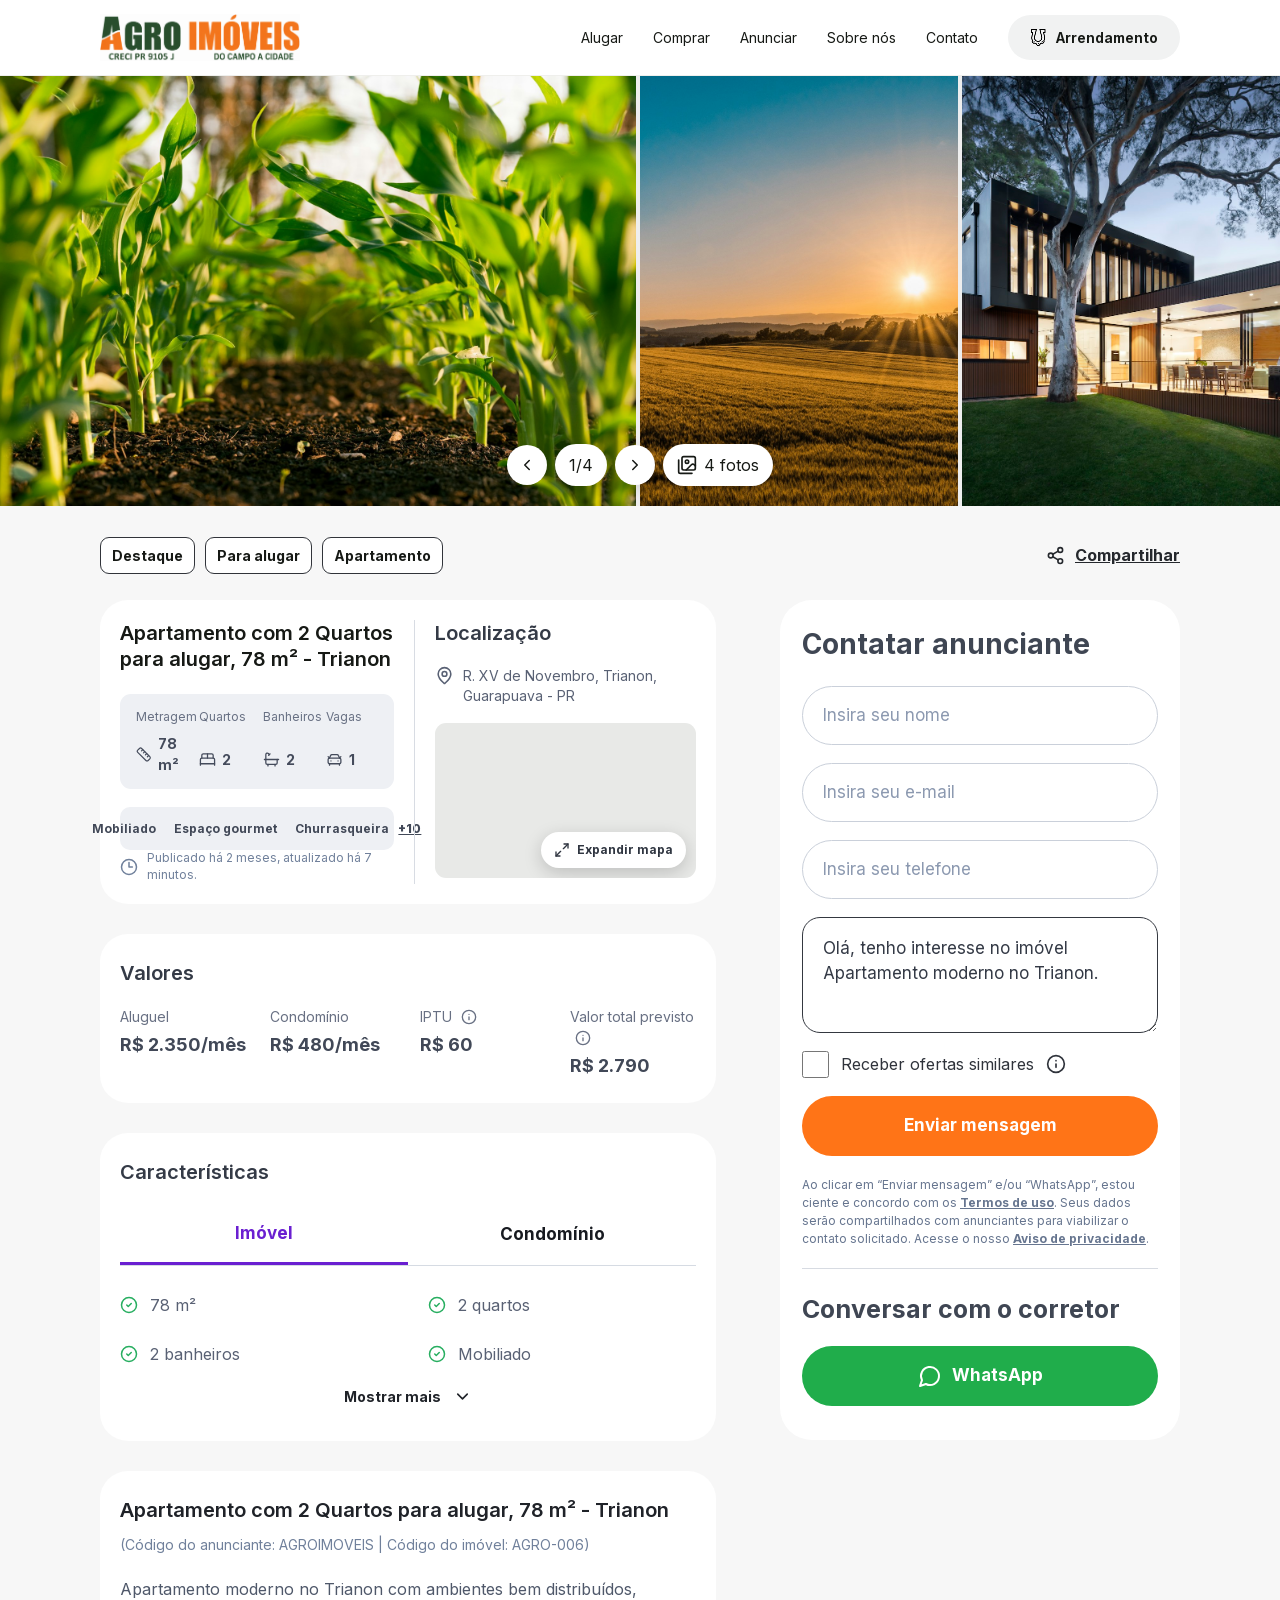
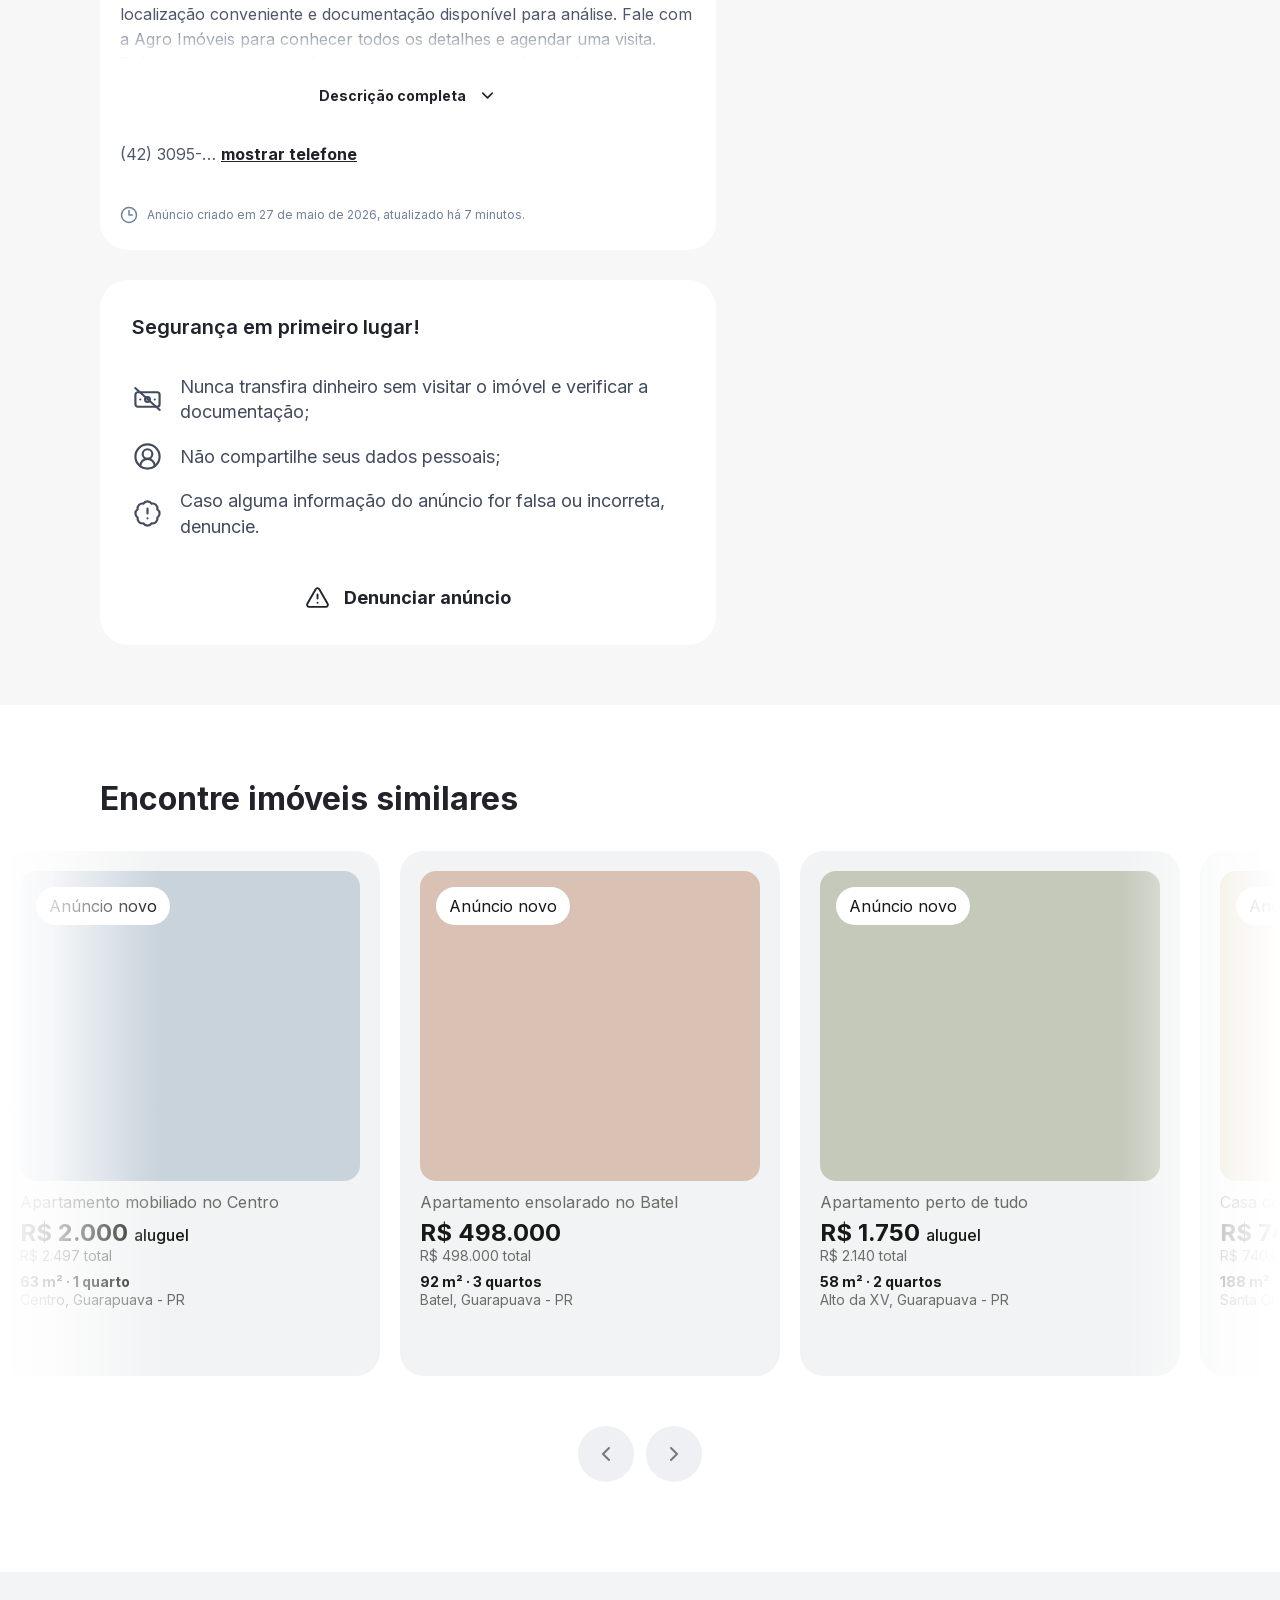
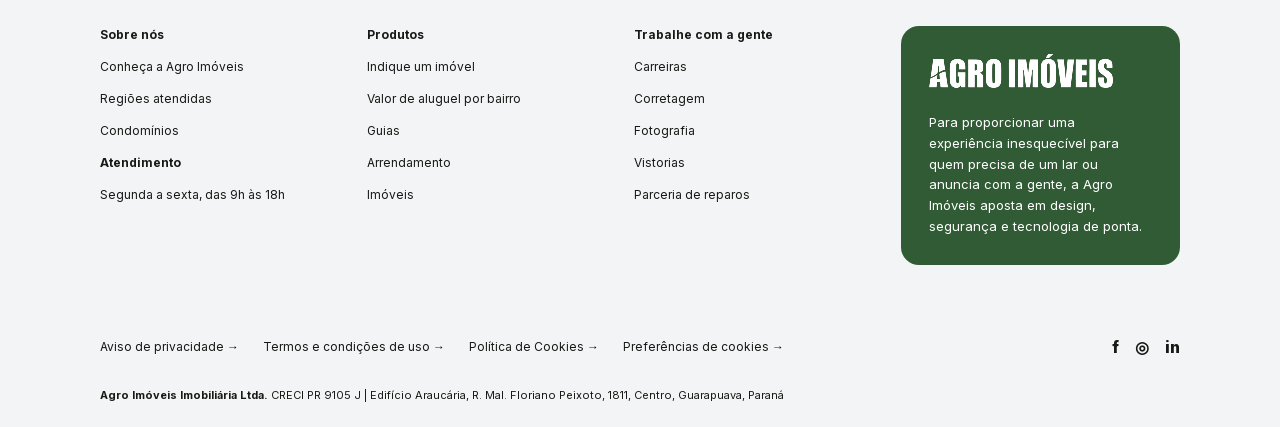
<file: imovel/agro-006/index.html>
<!DOCTYPE html><html lang="pt-BR"><head><meta charSet="utf-8"/><meta name="viewport" content="width=device-width, initial-scale=1"/><link rel="preload" as="image" href="/images/logo-agro-imoveis.png"/><link rel="preload" as="image" href="/images/icon-ferradura.png"/><link rel="preload" as="image" href="/images/campo.jpg"/><link rel="preload" as="image" href="/images/hero-fazenda.jpg"/><link rel="preload" as="image" href="/images/casa.jpg"/><link rel="preload" as="image" href="/images/logo-agro-imoveis-branca.png"/><link rel="stylesheet" href="/assets/index-CTNP4Oi0.css" data-rsc-css-href="/assets/index-CTNP4Oi0.css" data-precedence="vite-rsc/importer-resources"/><link rel="modulepreload" href="/assets/layout-segment-context-M6Tt5PAy.js" crossorigin=""/><link rel="modulepreload" href="/assets/rolldown-runtime-S-ySWqyJ.js" crossorigin=""/><link rel="modulepreload" href="/assets/index-BL026jTK.js" crossorigin=""/><link rel="modulepreload" href="/assets/framework-CXnKph_e.js" crossorigin=""/><link rel="modulepreload" href="/assets/AgroSite-22UKH-K9.js" crossorigin=""/><title>Agro Imóveis | Do campo à cidade</title><meta name="description" content="Imóveis urbanos e rurais em Guarapuava com atendimento direto, avaliação técnica e segurança em cada negociação."/><meta property="og:title" content="Agro Imóveis | Do campo à cidade"/><meta property="og:description" content="Seu próximo investimento em Guarapuava, do campo à cidade."/><meta property="og:type" content="website"/><meta property="og:locale" content="pt_BR"/><meta property="og:image" content="https://immfernanda.github.io/og.png"/><meta property="og:image:width" content="1200"/><meta property="og:image:height" content="630"/><meta property="og:image:alt" content="Agro Imóveis — do campo à cidade"/><meta name="twitter:card" content="summary_large_image"/><meta name="twitter:title" content="Agro Imóveis | Do campo à cidade"/><meta name="twitter:description" content="Seu próximo investimento em Guarapuava, do campo à cidade."/><meta name="twitter:image" content="https://immfernanda.github.io/og.png"/><link rel="shortcut icon" href="https://immfernanda.github.io/favicon.png"/><link rel="icon" href="https://immfernanda.github.io/favicon.png"/><script>self.__VINEXT_RSC_PARAMS__={"id":"agro-006"}</script><script>self.__VINEXT_RSC_NAV__={"pathname":"/imovel/agro-006","searchParams":[]}</script><link rel="modulepreload" href="/assets/index-BL026jTK.js" />
<link rel="preload" href="/assets/_vinext_fonts/inter-9df0d028785c/inter-7249155f.woff2" as="font" type="font/woff2" crossorigin />
<link rel="preload" href="/assets/_vinext_fonts/inter-9df0d028785c/inter-e34c5f1b.woff2" as="font" type="font/woff2" crossorigin />
<link rel="preload" href="/assets/_vinext_fonts/inter-9df0d028785c/inter-6e1a6b2b.woff2" as="font" type="font/woff2" crossorigin />
<link rel="preload" href="/assets/_vinext_fonts/inter-9df0d028785c/inter-656bbed6.woff2" as="font" type="font/woff2" crossorigin />
<link rel="preload" href="/assets/_vinext_fonts/inter-9df0d028785c/inter-fc83e075.woff2" as="font" type="font/woff2" crossorigin />
<link rel="preload" href="/assets/_vinext_fonts/inter-9df0d028785c/inter-749a3084.woff2" as="font" type="font/woff2" crossorigin />
<link rel="preload" href="/assets/_vinext_fonts/inter-9df0d028785c/inter-1ab1ad55.woff2" as="font" type="font/woff2" crossorigin />
<link rel="preload" href="/assets/_vinext_fonts/roboto-ab28ffb4f835/roboto-49ca8900.woff2" as="font" type="font/woff2" crossorigin />
<link rel="preload" href="/assets/_vinext_fonts/roboto-ab28ffb4f835/roboto-759898f6.woff2" as="font" type="font/woff2" crossorigin />
<link rel="preload" href="/assets/_vinext_fonts/roboto-ab28ffb4f835/roboto-c16ffb7f.woff2" as="font" type="font/woff2" crossorigin />
<link rel="preload" href="/assets/_vinext_fonts/roboto-ab28ffb4f835/roboto-eaaaa4bc.woff2" as="font" type="font/woff2" crossorigin />
<link rel="preload" href="/assets/_vinext_fonts/roboto-ab28ffb4f835/roboto-5470cb57.woff2" as="font" type="font/woff2" crossorigin />
<link rel="preload" href="/assets/_vinext_fonts/roboto-ab28ffb4f835/roboto-2b8b6c8e.woff2" as="font" type="font/woff2" crossorigin />
<link rel="preload" href="/assets/_vinext_fonts/roboto-ab28ffb4f835/roboto-601769f1.woff2" as="font" type="font/woff2" crossorigin />
<link rel="preload" href="/assets/_vinext_fonts/roboto-ab28ffb4f835/roboto-38013d5a.woff2" as="font" type="font/woff2" crossorigin />
<link rel="preload" href="/assets/_vinext_fonts/roboto-ab28ffb4f835/roboto-d2c1b6aa.woff2" as="font" type="font/woff2" crossorigin />
<style data-vinext-fonts>/* cyrillic-ext */
@font-face {
  font-family: 'Inter';
  font-style: normal;
  font-weight: 100 900;
  font-display: swap;
  src: url(/assets/_vinext_fonts/inter-9df0d028785c/inter-7249155f.woff2) format('woff2');
  unicode-range: U+0460-052F, U+1C80-1C8A, U+20B4, U+2DE0-2DFF, U+A640-A69F, U+FE2E-FE2F;
}
/* cyrillic */
@font-face {
  font-family: 'Inter';
  font-style: normal;
  font-weight: 100 900;
  font-display: swap;
  src: url(/assets/_vinext_fonts/inter-9df0d028785c/inter-e34c5f1b.woff2) format('woff2');
  unicode-range: U+0301, U+0400-045F, U+0490-0491, U+04B0-04B1, U+2116;
}
/* greek-ext */
@font-face {
  font-family: 'Inter';
  font-style: normal;
  font-weight: 100 900;
  font-display: swap;
  src: url(/assets/_vinext_fonts/inter-9df0d028785c/inter-6e1a6b2b.woff2) format('woff2');
  unicode-range: U+1F00-1FFF;
}
/* greek */
@font-face {
  font-family: 'Inter';
  font-style: normal;
  font-weight: 100 900;
  font-display: swap;
  src: url(/assets/_vinext_fonts/inter-9df0d028785c/inter-656bbed6.woff2) format('woff2');
  unicode-range: U+0370-0377, U+037A-037F, U+0384-038A, U+038C, U+038E-03A1, U+03A3-03FF;
}
/* vietnamese */
@font-face {
  font-family: 'Inter';
  font-style: normal;
  font-weight: 100 900;
  font-display: swap;
  src: url(/assets/_vinext_fonts/inter-9df0d028785c/inter-fc83e075.woff2) format('woff2');
  unicode-range: U+0102-0103, U+0110-0111, U+0128-0129, U+0168-0169, U+01A0-01A1, U+01AF-01B0, U+0300-0301, U+0303-0304, U+0308-0309, U+0323, U+0329, U+1EA0-1EF9, U+20AB;
}
/* latin-ext */
@font-face {
  font-family: 'Inter';
  font-style: normal;
  font-weight: 100 900;
  font-display: swap;
  src: url(/assets/_vinext_fonts/inter-9df0d028785c/inter-749a3084.woff2) format('woff2');
  unicode-range: U+0100-02BA, U+02BD-02C5, U+02C7-02CC, U+02CE-02D7, U+02DD-02FF, U+0304, U+0308, U+0329, U+1D00-1DBF, U+1E00-1E9F, U+1EF2-1EFF, U+2020, U+20A0-20AB, U+20AD-20C0, U+2113, U+2C60-2C7F, U+A720-A7FF;
}
/* latin */
@font-face {
  font-family: 'Inter';
  font-style: normal;
  font-weight: 100 900;
  font-display: swap;
  src: url(/assets/_vinext_fonts/inter-9df0d028785c/inter-1ab1ad55.woff2) format('woff2');
  unicode-range: U+0000-00FF, U+0131, U+0152-0153, U+02BB-02BC, U+02C6, U+02DA, U+02DC, U+0304, U+0308, U+0329, U+2000-206F, U+20AC, U+2122, U+2191, U+2193, U+2212, U+2215, U+FEFF, U+FFFD;
}

.__font_inter_0380wzv { font-family: 'Inter', sans-serif; }

.__variable_inter_0380wzv { --font-inter: 'Inter', sans-serif; }

/* cyrillic-ext */
@font-face {
  font-family: 'Roboto';
  font-style: normal;
  font-weight: 400;
  font-stretch: 100%;
  font-display: swap;
  src: url(/assets/_vinext_fonts/roboto-ab28ffb4f835/roboto-49ca8900.woff2) format('woff2');
  unicode-range: U+0460-052F, U+1C80-1C8A, U+20B4, U+2DE0-2DFF, U+A640-A69F, U+FE2E-FE2F;
}
/* cyrillic */
@font-face {
  font-family: 'Roboto';
  font-style: normal;
  font-weight: 400;
  font-stretch: 100%;
  font-display: swap;
  src: url(/assets/_vinext_fonts/roboto-ab28ffb4f835/roboto-759898f6.woff2) format('woff2');
  unicode-range: U+0301, U+0400-045F, U+0490-0491, U+04B0-04B1, U+2116;
}
/* greek-ext */
@font-face {
  font-family: 'Roboto';
  font-style: normal;
  font-weight: 400;
  font-stretch: 100%;
  font-display: swap;
  src: url(/assets/_vinext_fonts/roboto-ab28ffb4f835/roboto-c16ffb7f.woff2) format('woff2');
  unicode-range: U+1F00-1FFF;
}
/* greek */
@font-face {
  font-family: 'Roboto';
  font-style: normal;
  font-weight: 400;
  font-stretch: 100%;
  font-display: swap;
  src: url(/assets/_vinext_fonts/roboto-ab28ffb4f835/roboto-eaaaa4bc.woff2) format('woff2');
  unicode-range: U+0370-0377, U+037A-037F, U+0384-038A, U+038C, U+038E-03A1, U+03A3-03FF;
}
/* math */
@font-face {
  font-family: 'Roboto';
  font-style: normal;
  font-weight: 400;
  font-stretch: 100%;
  font-display: swap;
  src: url(/assets/_vinext_fonts/roboto-ab28ffb4f835/roboto-5470cb57.woff2) format('woff2');
  unicode-range: U+0302-0303, U+0305, U+0307-0308, U+0310, U+0312, U+0315, U+031A, U+0326-0327, U+032C, U+032F-0330, U+0332-0333, U+0338, U+033A, U+0346, U+034D, U+0391-03A1, U+03A3-03A9, U+03B1-03C9, U+03D1, U+03D5-03D6, U+03F0-03F1, U+03F4-03F5, U+2016-2017, U+2034-2038, U+203C, U+2040, U+2043, U+2047, U+2050, U+2057, U+205F, U+2070-2071, U+2074-208E, U+2090-209C, U+20D0-20DC, U+20E1, U+20E5-20EF, U+2100-2112, U+2114-2115, U+2117-2121, U+2123-214F, U+2190, U+2192, U+2194-21AE, U+21B0-21E5, U+21F1-21F2, U+21F4-2211, U+2213-2214, U+2216-22FF, U+2308-230B, U+2310, U+2319, U+231C-2321, U+2336-237A, U+237C, U+2395, U+239B-23B7, U+23D0, U+23DC-23E1, U+2474-2475, U+25AF, U+25B3, U+25B7, U+25BD, U+25C1, U+25CA, U+25CC, U+25FB, U+266D-266F, U+27C0-27FF, U+2900-2AFF, U+2B0E-2B11, U+2B30-2B4C, U+2BFE, U+3030, U+FF5B, U+FF5D, U+1D400-1D7FF, U+1EE00-1EEFF;
}
/* symbols */
@font-face {
  font-family: 'Roboto';
  font-style: normal;
  font-weight: 400;
  font-stretch: 100%;
  font-display: swap;
  src: url(/assets/_vinext_fonts/roboto-ab28ffb4f835/roboto-2b8b6c8e.woff2) format('woff2');
  unicode-range: U+0001-000C, U+000E-001F, U+007F-009F, U+20DD-20E0, U+20E2-20E4, U+2150-218F, U+2190, U+2192, U+2194-2199, U+21AF, U+21E6-21F0, U+21F3, U+2218-2219, U+2299, U+22C4-22C6, U+2300-243F, U+2440-244A, U+2460-24FF, U+25A0-27BF, U+2800-28FF, U+2921-2922, U+2981, U+29BF, U+29EB, U+2B00-2BFF, U+4DC0-4DFF, U+FFF9-FFFB, U+10140-1018E, U+10190-1019C, U+101A0, U+101D0-101FD, U+102E0-102FB, U+10E60-10E7E, U+1D2C0-1D2D3, U+1D2E0-1D37F, U+1F000-1F0FF, U+1F100-1F1AD, U+1F1E6-1F1FF, U+1F30D-1F30F, U+1F315, U+1F31C, U+1F31E, U+1F320-1F32C, U+1F336, U+1F378, U+1F37D, U+1F382, U+1F393-1F39F, U+1F3A7-1F3A8, U+1F3AC-1F3AF, U+1F3C2, U+1F3C4-1F3C6, U+1F3CA-1F3CE, U+1F3D4-1F3E0, U+1F3ED, U+1F3F1-1F3F3, U+1F3F5-1F3F7, U+1F408, U+1F415, U+1F41F, U+1F426, U+1F43F, U+1F441-1F442, U+1F444, U+1F446-1F449, U+1F44C-1F44E, U+1F453, U+1F46A, U+1F47D, U+1F4A3, U+1F4B0, U+1F4B3, U+1F4B9, U+1F4BB, U+1F4BF, U+1F4C8-1F4CB, U+1F4D6, U+1F4DA, U+1F4DF, U+1F4E3-1F4E6, U+1F4EA-1F4ED, U+1F4F7, U+1F4F9-1F4FB, U+1F4FD-1F4FE, U+1F503, U+1F507-1F50B, U+1F50D, U+1F512-1F513, U+1F53E-1F54A, U+1F54F-1F5FA, U+1F610, U+1F650-1F67F, U+1F687, U+1F68D, U+1F691, U+1F694, U+1F698, U+1F6AD, U+1F6B2, U+1F6B9-1F6BA, U+1F6BC, U+1F6C6-1F6CF, U+1F6D3-1F6D7, U+1F6E0-1F6EA, U+1F6F0-1F6F3, U+1F6F7-1F6FC, U+1F700-1F7FF, U+1F800-1F80B, U+1F810-1F847, U+1F850-1F859, U+1F860-1F887, U+1F890-1F8AD, U+1F8B0-1F8BB, U+1F8C0-1F8C1, U+1F900-1F90B, U+1F93B, U+1F946, U+1F984, U+1F996, U+1F9E9, U+1FA00-1FA6F, U+1FA70-1FA7C, U+1FA80-1FA89, U+1FA8F-1FAC6, U+1FACE-1FADC, U+1FADF-1FAE9, U+1FAF0-1FAF8, U+1FB00-1FBFF;
}
/* vietnamese */
@font-face {
  font-family: 'Roboto';
  font-style: normal;
  font-weight: 400;
  font-stretch: 100%;
  font-display: swap;
  src: url(/assets/_vinext_fonts/roboto-ab28ffb4f835/roboto-601769f1.woff2) format('woff2');
  unicode-range: U+0102-0103, U+0110-0111, U+0128-0129, U+0168-0169, U+01A0-01A1, U+01AF-01B0, U+0300-0301, U+0303-0304, U+0308-0309, U+0323, U+0329, U+1EA0-1EF9, U+20AB;
}
/* latin-ext */
@font-face {
  font-family: 'Roboto';
  font-style: normal;
  font-weight: 400;
  font-stretch: 100%;
  font-display: swap;
  src: url(/assets/_vinext_fonts/roboto-ab28ffb4f835/roboto-38013d5a.woff2) format('woff2');
  unicode-range: U+0100-02BA, U+02BD-02C5, U+02C7-02CC, U+02CE-02D7, U+02DD-02FF, U+0304, U+0308, U+0329, U+1D00-1DBF, U+1E00-1E9F, U+1EF2-1EFF, U+2020, U+20A0-20AB, U+20AD-20C0, U+2113, U+2C60-2C7F, U+A720-A7FF;
}
/* latin */
@font-face {
  font-family: 'Roboto';
  font-style: normal;
  font-weight: 400;
  font-stretch: 100%;
  font-display: swap;
  src: url(/assets/_vinext_fonts/roboto-ab28ffb4f835/roboto-d2c1b6aa.woff2) format('woff2');
  unicode-range: U+0000-00FF, U+0131, U+0152-0153, U+02BB-02BC, U+02C6, U+02DA, U+02DC, U+0304, U+0308, U+0329, U+2000-206F, U+20AC, U+2122, U+2191, U+2193, U+2212, U+2215, U+FEFF, U+FFFD;
}
/* cyrillic-ext */
@font-face {
  font-family: 'Roboto';
  font-style: normal;
  font-weight: 700;
  font-stretch: 100%;
  font-display: swap;
  src: url(/assets/_vinext_fonts/roboto-ab28ffb4f835/roboto-49ca8900.woff2) format('woff2');
  unicode-range: U+0460-052F, U+1C80-1C8A, U+20B4, U+2DE0-2DFF, U+A640-A69F, U+FE2E-FE2F;
}
/* cyrillic */
@font-face {
  font-family: 'Roboto';
  font-style: normal;
  font-weight: 700;
  font-stretch: 100%;
  font-display: swap;
  src: url(/assets/_vinext_fonts/roboto-ab28ffb4f835/roboto-759898f6.woff2) format('woff2');
  unicode-range: U+0301, U+0400-045F, U+0490-0491, U+04B0-04B1, U+2116;
}
/* greek-ext */
@font-face {
  font-family: 'Roboto';
  font-style: normal;
  font-weight: 700;
  font-stretch: 100%;
  font-display: swap;
  src: url(/assets/_vinext_fonts/roboto-ab28ffb4f835/roboto-c16ffb7f.woff2) format('woff2');
  unicode-range: U+1F00-1FFF;
}
/* greek */
@font-face {
  font-family: 'Roboto';
  font-style: normal;
  font-weight: 700;
  font-stretch: 100%;
  font-display: swap;
  src: url(/assets/_vinext_fonts/roboto-ab28ffb4f835/roboto-eaaaa4bc.woff2) format('woff2');
  unicode-range: U+0370-0377, U+037A-037F, U+0384-038A, U+038C, U+038E-03A1, U+03A3-03FF;
}
/* math */
@font-face {
  font-family: 'Roboto';
  font-style: normal;
  font-weight: 700;
  font-stretch: 100%;
  font-display: swap;
  src: url(/assets/_vinext_fonts/roboto-ab28ffb4f835/roboto-5470cb57.woff2) format('woff2');
  unicode-range: U+0302-0303, U+0305, U+0307-0308, U+0310, U+0312, U+0315, U+031A, U+0326-0327, U+032C, U+032F-0330, U+0332-0333, U+0338, U+033A, U+0346, U+034D, U+0391-03A1, U+03A3-03A9, U+03B1-03C9, U+03D1, U+03D5-03D6, U+03F0-03F1, U+03F4-03F5, U+2016-2017, U+2034-2038, U+203C, U+2040, U+2043, U+2047, U+2050, U+2057, U+205F, U+2070-2071, U+2074-208E, U+2090-209C, U+20D0-20DC, U+20E1, U+20E5-20EF, U+2100-2112, U+2114-2115, U+2117-2121, U+2123-214F, U+2190, U+2192, U+2194-21AE, U+21B0-21E5, U+21F1-21F2, U+21F4-2211, U+2213-2214, U+2216-22FF, U+2308-230B, U+2310, U+2319, U+231C-2321, U+2336-237A, U+237C, U+2395, U+239B-23B7, U+23D0, U+23DC-23E1, U+2474-2475, U+25AF, U+25B3, U+25B7, U+25BD, U+25C1, U+25CA, U+25CC, U+25FB, U+266D-266F, U+27C0-27FF, U+2900-2AFF, U+2B0E-2B11, U+2B30-2B4C, U+2BFE, U+3030, U+FF5B, U+FF5D, U+1D400-1D7FF, U+1EE00-1EEFF;
}
/* symbols */
@font-face {
  font-family: 'Roboto';
  font-style: normal;
  font-weight: 700;
  font-stretch: 100%;
  font-display: swap;
  src: url(/assets/_vinext_fonts/roboto-ab28ffb4f835/roboto-2b8b6c8e.woff2) format('woff2');
  unicode-range: U+0001-000C, U+000E-001F, U+007F-009F, U+20DD-20E0, U+20E2-20E4, U+2150-218F, U+2190, U+2192, U+2194-2199, U+21AF, U+21E6-21F0, U+21F3, U+2218-2219, U+2299, U+22C4-22C6, U+2300-243F, U+2440-244A, U+2460-24FF, U+25A0-27BF, U+2800-28FF, U+2921-2922, U+2981, U+29BF, U+29EB, U+2B00-2BFF, U+4DC0-4DFF, U+FFF9-FFFB, U+10140-1018E, U+10190-1019C, U+101A0, U+101D0-101FD, U+102E0-102FB, U+10E60-10E7E, U+1D2C0-1D2D3, U+1D2E0-1D37F, U+1F000-1F0FF, U+1F100-1F1AD, U+1F1E6-1F1FF, U+1F30D-1F30F, U+1F315, U+1F31C, U+1F31E, U+1F320-1F32C, U+1F336, U+1F378, U+1F37D, U+1F382, U+1F393-1F39F, U+1F3A7-1F3A8, U+1F3AC-1F3AF, U+1F3C2, U+1F3C4-1F3C6, U+1F3CA-1F3CE, U+1F3D4-1F3E0, U+1F3ED, U+1F3F1-1F3F3, U+1F3F5-1F3F7, U+1F408, U+1F415, U+1F41F, U+1F426, U+1F43F, U+1F441-1F442, U+1F444, U+1F446-1F449, U+1F44C-1F44E, U+1F453, U+1F46A, U+1F47D, U+1F4A3, U+1F4B0, U+1F4B3, U+1F4B9, U+1F4BB, U+1F4BF, U+1F4C8-1F4CB, U+1F4D6, U+1F4DA, U+1F4DF, U+1F4E3-1F4E6, U+1F4EA-1F4ED, U+1F4F7, U+1F4F9-1F4FB, U+1F4FD-1F4FE, U+1F503, U+1F507-1F50B, U+1F50D, U+1F512-1F513, U+1F53E-1F54A, U+1F54F-1F5FA, U+1F610, U+1F650-1F67F, U+1F687, U+1F68D, U+1F691, U+1F694, U+1F698, U+1F6AD, U+1F6B2, U+1F6B9-1F6BA, U+1F6BC, U+1F6C6-1F6CF, U+1F6D3-1F6D7, U+1F6E0-1F6EA, U+1F6F0-1F6F3, U+1F6F7-1F6FC, U+1F700-1F7FF, U+1F800-1F80B, U+1F810-1F847, U+1F850-1F859, U+1F860-1F887, U+1F890-1F8AD, U+1F8B0-1F8BB, U+1F8C0-1F8C1, U+1F900-1F90B, U+1F93B, U+1F946, U+1F984, U+1F996, U+1F9E9, U+1FA00-1FA6F, U+1FA70-1FA7C, U+1FA80-1FA89, U+1FA8F-1FAC6, U+1FACE-1FADC, U+1FADF-1FAE9, U+1FAF0-1FAF8, U+1FB00-1FBFF;
}
/* vietnamese */
@font-face {
  font-family: 'Roboto';
  font-style: normal;
  font-weight: 700;
  font-stretch: 100%;
  font-display: swap;
  src: url(/assets/_vinext_fonts/roboto-ab28ffb4f835/roboto-601769f1.woff2) format('woff2');
  unicode-range: U+0102-0103, U+0110-0111, U+0128-0129, U+0168-0169, U+01A0-01A1, U+01AF-01B0, U+0300-0301, U+0303-0304, U+0308-0309, U+0323, U+0329, U+1EA0-1EF9, U+20AB;
}
/* latin-ext */
@font-face {
  font-family: 'Roboto';
  font-style: normal;
  font-weight: 700;
  font-stretch: 100%;
  font-display: swap;
  src: url(/assets/_vinext_fonts/roboto-ab28ffb4f835/roboto-38013d5a.woff2) format('woff2');
  unicode-range: U+0100-02BA, U+02BD-02C5, U+02C7-02CC, U+02CE-02D7, U+02DD-02FF, U+0304, U+0308, U+0329, U+1D00-1DBF, U+1E00-1E9F, U+1EF2-1EFF, U+2020, U+20A0-20AB, U+20AD-20C0, U+2113, U+2C60-2C7F, U+A720-A7FF;
}
/* latin */
@font-face {
  font-family: 'Roboto';
  font-style: normal;
  font-weight: 700;
  font-stretch: 100%;
  font-display: swap;
  src: url(/assets/_vinext_fonts/roboto-ab28ffb4f835/roboto-d2c1b6aa.woff2) format('woff2');
  unicode-range: U+0000-00FF, U+0131, U+0152-0153, U+02BB-02BC, U+02C6, U+02DA, U+02DC, U+0304, U+0308, U+0329, U+2000-206F, U+20AC, U+2122, U+2191, U+2193, U+2212, U+2215, U+FEFF, U+FFFD;
}

.__font_roboto_1fiw7n3 { font-family: 'Roboto', sans-serif; }

.__variable_roboto_1fiw7n3 { --font-roboto: 'Roboto', sans-serif; }
</style>
</head><body class="__variable_inter_0380wzv __variable_roboto_1fiw7n3"><header class="site-header"><div class="header-inner"><a class="brand" href="/" aria-label="Agro Imóveis - página inicial"><img src="/images/logo-agro-imoveis.png" alt="Agro Imóveis — do campo à cidade"/></a><button class="menu-toggle" type="button" aria-expanded="false" aria-label="Abrir menu">☰</button><nav class="nav" aria-label="Navegação principal"><a href="/catalogo?transacao=Alugar">Alugar</a><a href="/catalogo?transacao=Comprar">Comprar</a><button type="button">Anunciar</button><a href="/sobre">Sobre nós</a><a href="/sobre#contato">Contato</a><button class="rent-button" type="button"><img class="horseshoe-icon" src="/images/icon-ferradura.png" alt="" aria-hidden="true"/>Arrendamento</button></nav></div></header><main><section class="product-gallery"><button class="gallery-main" type="button"><img src="/images/campo.jpg" alt="Apartamento moderno no Trianon"/></button><button type="button"><img src="/images/hero-fazenda.jpg" alt="Outro ângulo do imóvel"/></button><button type="button"><img src="/images/casa.jpg" alt="Detalhe do imóvel"/></button><div class="gallery-controls"><button type="button" aria-label="Foto anterior"><svg xmlns="http://www.w3.org/2000/svg" width="24" height="24" viewBox="0 0 24 24" fill="none" stroke="currentColor" stroke-width="2" stroke-linecap="round" stroke-linejoin="round" class="lucide lucide-chevron-left" aria-hidden="true"><path d="m15 18-6-6 6-6"></path></svg></button><span>1<!-- -->/<!-- -->4</span><button type="button" aria-label="Próxima foto"><svg xmlns="http://www.w3.org/2000/svg" width="24" height="24" viewBox="0 0 24 24" fill="none" stroke="currentColor" stroke-width="2" stroke-linecap="round" stroke-linejoin="round" class="lucide lucide-chevron-right" aria-hidden="true"><path d="m9 18 6-6-6-6"></path></svg></button><button class="photo-count-button" type="button"><svg xmlns="http://www.w3.org/2000/svg" width="24" height="24" viewBox="0 0 24 24" fill="none" stroke="currentColor" stroke-width="2" stroke-linecap="round" stroke-linejoin="round" class="lucide lucide-images" aria-hidden="true"><path d="M18 22H4a2 2 0 0 1-2-2V6"></path><path d="m22 13-1.296-1.296a2.41 2.41 0 0 0-3.408 0L11 18"></path><circle cx="12" cy="8" r="2"></circle><rect width="16" height="16" x="6" y="2" rx="2"></rect></svg>4<!-- --> fotos</button></div></section><div class="product-page"><div class="product-topline"><div class="tags"><span>Destaque</span><span>Para alugar</span><span>Apartamento</span></div><button class="share-button" type="button"><svg xmlns="http://www.w3.org/2000/svg" width="24" height="24" viewBox="0 0 24 24" fill="none" stroke="currentColor" stroke-width="2" stroke-linecap="round" stroke-linejoin="round" class="lucide lucide-share2" aria-hidden="true"><circle cx="18" cy="5" r="3"></circle><circle cx="6" cy="12" r="3"></circle><circle cx="18" cy="19" r="3"></circle><line x1="8.59" x2="15.42" y1="13.51" y2="17.49"></line><line x1="15.41" x2="8.59" y1="6.51" y2="10.49"></line></svg>Compartilhar</button></div><div class="product-shell"><div class="product-content"><section class="product-summary-card"><div class="summary-details"><h1>Apartamento com 2 Quartos para alugar, 78 m² - Trianon</h1><div class="quick-facts"><span><small>Metragem</small><b><svg xmlns="http://www.w3.org/2000/svg" width="24" height="24" viewBox="0 0 24 24" fill="none" stroke="currentColor" stroke-width="2" stroke-linecap="round" stroke-linejoin="round" class="lucide lucide-ruler" aria-hidden="true"><path d="M21.3 15.3a2.4 2.4 0 0 1 0 3.4l-2.6 2.6a2.4 2.4 0 0 1-3.4 0L2.7 8.7a2.41 2.41 0 0 1 0-3.4l2.6-2.6a2.41 2.41 0 0 1 3.4 0Z"></path><path d="m14.5 12.5 2-2"></path><path d="m11.5 9.5 2-2"></path><path d="m8.5 6.5 2-2"></path><path d="m17.5 15.5 2-2"></path></svg>78 m²</b></span><span><small>Quartos</small><b><svg xmlns="http://www.w3.org/2000/svg" width="24" height="24" viewBox="0 0 24 24" fill="none" stroke="currentColor" stroke-width="2" stroke-linecap="round" stroke-linejoin="round" class="lucide lucide-bed-double" aria-hidden="true"><path d="M2 20v-8a2 2 0 0 1 2-2h16a2 2 0 0 1 2 2v8"></path><path d="M4 10V6a2 2 0 0 1 2-2h12a2 2 0 0 1 2 2v4"></path><path d="M12 4v6"></path><path d="M2 18h20"></path></svg>2</b></span><span><small>Banheiros</small><b><svg xmlns="http://www.w3.org/2000/svg" width="24" height="24" viewBox="0 0 24 24" fill="none" stroke="currentColor" stroke-width="2" stroke-linecap="round" stroke-linejoin="round" class="lucide lucide-bath" aria-hidden="true"><path d="M10 4 8 6"></path><path d="M17 19v2"></path><path d="M2 12h20"></path><path d="M7 19v2"></path><path d="M9 5 7.621 3.621A2.121 2.121 0 0 0 4 5v12a2 2 0 0 0 2 2h12a2 2 0 0 0 2-2v-5"></path></svg>2</b></span><span><small>Vagas</small><b><svg xmlns="http://www.w3.org/2000/svg" width="24" height="24" viewBox="0 0 24 24" fill="none" stroke="currentColor" stroke-width="2" stroke-linecap="round" stroke-linejoin="round" class="lucide lucide-car-front" aria-hidden="true"><path d="m21 8-2 2-1.5-3.7A2 2 0 0 0 15.646 5H8.4a2 2 0 0 0-1.903 1.257L5 10 3 8"></path><path d="M7 14h.01"></path><path d="M17 14h.01"></path><rect width="18" height="8" x="3" y="10" rx="2"></rect><path d="M5 18v2"></path><path d="M19 18v2"></path></svg>1</b></span></div><div class="summary-tags"><span>Mobiliado</span><i aria-hidden="true"></i><span>Espaço gourmet</span><i aria-hidden="true"></i><span>Churrasqueira</span><button type="button">+10</button></div><p class="updated-line"><svg xmlns="http://www.w3.org/2000/svg" width="24" height="24" viewBox="0 0 24 24" fill="none" stroke="currentColor" stroke-width="2" stroke-linecap="round" stroke-linejoin="round" class="lucide lucide-clock3" aria-hidden="true"><circle cx="12" cy="12" r="10"></circle><polyline points="12 6 12 12 16.5 12"></polyline></svg>Publicado há 2 meses, atualizado há 7 minutos.</p></div><div class="location-block"><h2>Localização</h2><a target="_blank" rel="noreferrer" href="https://www.google.com/maps/search/?api=1&amp;query=R.%20XV%20de%20Novembro%2C%20Trianon%2C%20Guarapuava%20-%20PR"><svg xmlns="http://www.w3.org/2000/svg" width="24" height="24" viewBox="0 0 24 24" fill="none" stroke="currentColor" stroke-width="2" stroke-linecap="round" stroke-linejoin="round" class="lucide lucide-map-pin" aria-hidden="true"><path d="M20 10c0 4.993-5.539 10.193-7.399 11.799a1 1 0 0 1-1.202 0C9.539 20.193 4 14.993 4 10a8 8 0 0 1 16 0"></path><circle cx="12" cy="10" r="3"></circle></svg>R. XV de Novembro, Trianon, Guarapuava - PR</a><div class="inline-map"><div class="map-panel"><iframe title="Mapa navegável de R. XV de Novembro, Trianon, Guarapuava - PR" src="https://www.google.com/maps?q=R.%20XV%20de%20Novembro%2C%20Trianon%2C%20Guarapuava%20-%20PR&amp;output=embed" loading="lazy" referrerPolicy="no-referrer-when-downgrade" allowFullScreen=""></iframe></div><button type="button"><svg xmlns="http://www.w3.org/2000/svg" width="24" height="24" viewBox="0 0 24 24" fill="none" stroke="currentColor" stroke-width="2" stroke-linecap="round" stroke-linejoin="round" class="lucide lucide-maximize2" aria-hidden="true"><polyline points="15 3 21 3 21 9"></polyline><polyline points="9 21 3 21 3 15"></polyline><line x1="21" x2="14" y1="3" y2="10"></line><line x1="3" x2="10" y1="21" y2="14"></line></svg>Expandir mapa</button></div></div></section><section class="values"><h2>Valores</h2><div><span>Aluguel<strong>R$ 2.350<!-- -->/mês</strong></span><span>Condomínio<strong>R$ 480/mês</strong></span><span>IPTU <svg xmlns="http://www.w3.org/2000/svg" width="24" height="24" viewBox="0 0 24 24" fill="none" stroke="currentColor" stroke-width="2" stroke-linecap="round" stroke-linejoin="round" class="lucide lucide-info" aria-hidden="true"><circle cx="12" cy="12" r="10"></circle><path d="M12 16v-4"></path><path d="M12 8h.01"></path></svg><strong>R$ 60</strong></span><span>Valor total previsto <svg xmlns="http://www.w3.org/2000/svg" width="24" height="24" viewBox="0 0 24 24" fill="none" stroke="currentColor" stroke-width="2" stroke-linecap="round" stroke-linejoin="round" class="lucide lucide-info" aria-hidden="true"><circle cx="12" cy="12" r="10"></circle><path d="M12 16v-4"></path><path d="M12 8h.01"></path></svg><strong>R$ 2.790</strong></span></div></section><section class="characteristics"><h2>Características</h2><div class="detail-tabs"><button class="active" type="button">Imóvel</button><button class="" type="button">Condomínio</button></div><ul><li><svg xmlns="http://www.w3.org/2000/svg" width="24" height="24" viewBox="0 0 24 24" fill="none" stroke="currentColor" stroke-width="2" stroke-linecap="round" stroke-linejoin="round" class="lucide lucide-circle-check" aria-hidden="true"><circle cx="12" cy="12" r="10"></circle><path d="m9 12 2 2 4-4"></path></svg>78 m²</li><li><svg xmlns="http://www.w3.org/2000/svg" width="24" height="24" viewBox="0 0 24 24" fill="none" stroke="currentColor" stroke-width="2" stroke-linecap="round" stroke-linejoin="round" class="lucide lucide-circle-check" aria-hidden="true"><circle cx="12" cy="12" r="10"></circle><path d="m9 12 2 2 4-4"></path></svg>2 quartos</li><li><svg xmlns="http://www.w3.org/2000/svg" width="24" height="24" viewBox="0 0 24 24" fill="none" stroke="currentColor" stroke-width="2" stroke-linecap="round" stroke-linejoin="round" class="lucide lucide-circle-check" aria-hidden="true"><circle cx="12" cy="12" r="10"></circle><path d="m9 12 2 2 4-4"></path></svg>2 banheiros</li><li><svg xmlns="http://www.w3.org/2000/svg" width="24" height="24" viewBox="0 0 24 24" fill="none" stroke="currentColor" stroke-width="2" stroke-linecap="round" stroke-linejoin="round" class="lucide lucide-circle-check" aria-hidden="true"><circle cx="12" cy="12" r="10"></circle><path d="m9 12 2 2 4-4"></path></svg>Mobiliado</li></ul><button class="details-toggle" type="button">Mostrar mais<svg xmlns="http://www.w3.org/2000/svg" width="24" height="24" viewBox="0 0 24 24" fill="none" stroke="currentColor" stroke-width="2" stroke-linecap="round" stroke-linejoin="round" class="lucide lucide-chevron-down" aria-hidden="true"><path d="m6 9 6 6 6-6"></path></svg></button></section><section class="description"><h2>Apartamento com 2 Quartos para alugar, 78 m² - Trianon</h2><p class="listing-code">(Código do anunciante: AGROIMOVEIS | Código do imóvel: <!-- -->AGRO-006<!-- -->)</p><div class="description-copy"><p>Apartamento moderno no Trianon com ambientes bem distribuídos, localização conveniente e documentação disponível para análise. Fale com a Agro Imóveis para conhecer todos os detalhes e agendar uma visita.<!-- --> Próximo a serviços, comércio e vias de acesso, o imóvel reúne praticidade e conforto para o dia a dia. Entre em contato para receber documentação, condições comerciais completas e agendar sua visita.</p></div><button class="details-toggle" type="button">Descrição completa<svg xmlns="http://www.w3.org/2000/svg" width="24" height="24" viewBox="0 0 24 24" fill="none" stroke="currentColor" stroke-width="2" stroke-linecap="round" stroke-linejoin="round" class="lucide lucide-chevron-down" aria-hidden="true"><path d="m6 9 6 6 6-6"></path></svg></button><a class="listing-phone" href="tel:+554230950000">(42) 3095-… <strong>mostrar telefone</strong></a><small class="updated-line"><svg xmlns="http://www.w3.org/2000/svg" width="24" height="24" viewBox="0 0 24 24" fill="none" stroke="currentColor" stroke-width="2" stroke-linecap="round" stroke-linejoin="round" class="lucide lucide-clock3" aria-hidden="true"><circle cx="12" cy="12" r="10"></circle><polyline points="12 6 12 12 16.5 12"></polyline></svg>Anúncio criado em 27 de maio de 2026, atualizado há 7 minutos.</small></section><section class="security-card" aria-labelledby="security-title"><h2 id="security-title">Segurança em primeiro lugar!</h2><div class="security-guidance"><p><span class="security-icon money"><svg xmlns="http://www.w3.org/2000/svg" width="24" height="24" viewBox="0 0 24 24" fill="none" stroke="currentColor" stroke-width="2" stroke-linecap="round" stroke-linejoin="round" class="lucide lucide-banknote" aria-hidden="true"><rect width="20" height="12" x="2" y="6" rx="2"></rect><circle cx="12" cy="12" r="2"></circle><path d="M6 12h.01M18 12h.01"></path></svg></span>Nunca transfira dinheiro sem visitar o imóvel e verificar a documentação;</p><p><span class="security-icon"><svg xmlns="http://www.w3.org/2000/svg" width="24" height="24" viewBox="0 0 24 24" fill="none" stroke="currentColor" stroke-width="2" stroke-linecap="round" stroke-linejoin="round" class="lucide lucide-circle-user-round" aria-hidden="true"><path d="M18 20a6 6 0 0 0-12 0"></path><circle cx="12" cy="10" r="4"></circle><circle cx="12" cy="12" r="10"></circle></svg></span>Não compartilhe seus dados pessoais;</p><p><span class="security-icon"><svg xmlns="http://www.w3.org/2000/svg" width="24" height="24" viewBox="0 0 24 24" fill="none" stroke="currentColor" stroke-width="2" stroke-linecap="round" stroke-linejoin="round" class="lucide lucide-badge-alert" aria-hidden="true"><path d="M3.85 8.62a4 4 0 0 1 4.78-4.77 4 4 0 0 1 6.74 0 4 4 0 0 1 4.78 4.78 4 4 0 0 1 0 6.74 4 4 0 0 1-4.77 4.78 4 4 0 0 1-6.75 0 4 4 0 0 1-4.78-4.77 4 4 0 0 1 0-6.76Z"></path><line x1="12" x2="12" y1="8" y2="12"></line><line x1="12" x2="12.01" y1="16" y2="16"></line></svg></span>Caso alguma informação do anúncio for falsa ou incorreta, denuncie.</p><a href="mailto:contato@agroimoveis.com.br?subject=Den%C3%BAncia%20do%20an%C3%BAncio%20agro-006"><svg xmlns="http://www.w3.org/2000/svg" width="24" height="24" viewBox="0 0 24 24" fill="none" stroke="currentColor" stroke-width="2" stroke-linecap="round" stroke-linejoin="round" class="lucide lucide-triangle-alert" aria-hidden="true"><path d="m21.73 18-8-14a2 2 0 0 0-3.48 0l-8 14A2 2 0 0 0 4 21h16a2 2 0 0 0 1.73-3"></path><path d="M12 9v4"></path><path d="M12 17h.01"></path></svg>Denunciar anúncio</a></div></section></div><aside class="contact-card"><h2>Contatar anunciante</h2><form class="product-contact-form"><input aria-label="Nome" required="" autoComplete="name" placeholder="Insira seu nome" name="name"/><input aria-label="E-mail" required="" type="email" autoComplete="email" placeholder="Insira seu e-mail" name="email"/><input aria-label="Telefone" required="" type="tel" autoComplete="tel" placeholder="Insira seu telefone" name="phone"/><textarea aria-label="Mensagem" name="message" required="">Olá, tenho interesse no imóvel Apartamento moderno no Trianon.</textarea><label class="similar-offers"><input type="checkbox" name="similarOffers"/><span>Receber ofertas similares</span><svg xmlns="http://www.w3.org/2000/svg" width="24" height="24" viewBox="0 0 24 24" fill="none" stroke="currentColor" stroke-width="2" stroke-linecap="round" stroke-linejoin="round" class="lucide lucide-info" aria-hidden="true"><circle cx="12" cy="12" r="10"></circle><path d="M12 16v-4"></path><path d="M12 8h.01"></path></svg></label><button class="product-send" type="submit">Enviar mensagem</button><p class="product-contact-legal">Ao clicar em “Enviar mensagem” e/ou “WhatsApp”, estou ciente e concordo com os <a href="/termos-e-condicoes">Termos de uso</a>. Seus dados serão compartilhados com anunciantes para viabilizar o contato solicitado. Acesse o nosso <a href="/aviso-de-privacidade">Aviso de privacidade</a>.</p><hr/><h3>Conversar com o corretor</h3><a class="whatsapp" href="https://wa.me/5542999999999?text=Ol%C3%A1%2C%20tenho%20interesse%20no%20im%C3%B3vel%20Apartamento%20moderno%20no%20Trianon%20(agro-006)." target="_blank" rel="noreferrer"><svg xmlns="http://www.w3.org/2000/svg" width="24" height="24" viewBox="0 0 24 24" fill="none" stroke="currentColor" stroke-width="2" stroke-linecap="round" stroke-linejoin="round" class="lucide lucide-message-circle" aria-hidden="true"><path d="M7.9 20A9 9 0 1 0 4 16.1L2 22Z"></path></svg>WhatsApp</a></form></aside></div></div><section class="product-similar-section" aria-labelledby="similar-listings-title"><h2 id="similar-listings-title">Encontre imóveis similares</h2><div class="highlight-carousel"><div class="carousel-viewport"><div class="carousel-track "><a class="listing-card" href="/imovel/agro-008"><div class="card-image catalog-card-image" style="background-color:#c8d6b9"><span>Anúncio novo</span></div><p>Fazenda pronta para arrendamento</p><h3>R$ 32.000<!-- --> <small>aluguel</small></h3><em>R$ 32.000<!-- --> total</em><strong>145 ha<!-- --> · <!-- -->3<!-- --> <!-- -->quartos</strong><span>Palmeirinha<!-- -->, Guarapuava - PR</span></a><a class="listing-card" href="/imovel/agro-001"><div class="card-image catalog-card-image" style="background-color:#c8d3dc"><span>Anúncio novo</span></div><p>Apartamento mobiliado no Centro</p><h3>R$ 2.000<!-- --> <small>aluguel</small></h3><em>R$ 2.497<!-- --> total</em><strong>63 m²<!-- --> · <!-- -->1<!-- --> <!-- -->quarto</strong><span>Centro<!-- -->, Guarapuava - PR</span></a><a class="listing-card" href="/imovel/agro-002"><div class="card-image catalog-card-image" style="background-color:#d9c2b3"><span>Anúncio novo</span></div><p>Apartamento ensolarado no Batel</p><h3>R$ 498.000<!-- --> <small></small></h3><em>R$ 498.000<!-- --> total</em><strong>92 m²<!-- --> · <!-- -->3<!-- --> <!-- -->quartos</strong><span>Batel<!-- -->, Guarapuava - PR</span></a><a class="listing-card" href="/imovel/agro-015"><div class="card-image catalog-card-image" style="background-color:#c5c9ba"><span>Anúncio novo</span></div><p>Apartamento perto de tudo</p><h3>R$ 1.750<!-- --> <small>aluguel</small></h3><em>R$ 2.140<!-- --> total</em><strong>58 m²<!-- --> · <!-- -->2<!-- --> <!-- -->quartos</strong><span>Alto da XV<!-- -->, Guarapuava - PR</span></a><a class="listing-card" href="/imovel/agro-003"><div class="card-image catalog-card-image" style="background-color:#d7c9a9"><span>Anúncio novo</span></div><p>Casa com jardim em Santa Cruz</p><h3>R$ 740.000<!-- --> <small></small></h3><em>R$ 740.000<!-- --> total</em><strong>188 m²<!-- --> · <!-- -->3<!-- --> <!-- -->quartos</strong><span>Santa Cruz<!-- -->, Guarapuava - PR</span></a><a class="listing-card" href="/imovel/agro-004"><div class="card-image catalog-card-image" style="background-color:#b9cfd0"><span>Anúncio novo</span></div><p>Casa prática na Vila Carli</p><h3>R$ 2.800<!-- --> <small>aluguel</small></h3><em>R$ 3.170<!-- --> total</em><strong>124 m²<!-- --> · <!-- -->3<!-- --> <!-- -->quartos</strong><span>Vila Carli<!-- -->, Guarapuava - PR</span></a><a class="listing-card" href="/imovel/agro-005"><div class="card-image catalog-card-image" style="background-color:#d5bec9"><span>Anúncio novo</span></div><p>Terreno amplo na Cidade dos Lagos</p><h3>R$ 315.000<!-- --> <small></small></h3><em>R$ 315.000<!-- --> total</em><strong>420 m²<!-- --> · <!-- -->—<!-- --> <!-- -->quartos</strong><span>Cidade dos Lagos<!-- -->, Guarapuava - PR</span></a><a class="listing-card" href="/imovel/agro-007"><div class="card-image catalog-card-image" style="background-color:#c7c2dd"><span>Anúncio novo</span></div><p>Fazenda produtiva em Entre Rios</p><h3>R$ 12.500.000<!-- --> <small></small></h3><em>R$ 12.500.000<!-- --> total</em><strong>210 ha<!-- --> · <!-- -->4<!-- --> <!-- -->quartos</strong><span>Entre Rios<!-- -->, Guarapuava - PR</span></a></div></div><div class="carousel-controls"><button class="carousel-arrow" type="button" aria-label="Ver imóveis similares anteriores"><svg xmlns="http://www.w3.org/2000/svg" width="24" height="24" viewBox="0 0 24 24" fill="none" stroke="currentColor" stroke-width="2" stroke-linecap="round" stroke-linejoin="round" class="lucide lucide-chevron-left" aria-hidden="true"><path d="m15 18-6-6 6-6"></path></svg></button><button class="carousel-arrow" type="button" aria-label="Ver próximos imóveis similares"><svg xmlns="http://www.w3.org/2000/svg" width="24" height="24" viewBox="0 0 24 24" fill="none" stroke="currentColor" stroke-width="2" stroke-linecap="round" stroke-linejoin="round" class="lucide lucide-chevron-right" aria-hidden="true"><path d="m9 18 6-6-6-6"></path></svg></button></div></div></section></main><footer class="site-footer"><div class="footer-grid"><div><strong>Sobre nós</strong><a href="/sobre">Conheça a Agro Imóveis</a><a href="/sobre">Regiões atendidas</a><a href="/catalogo">Condomínios</a><b>Atendimento</b><span>Segunda a sexta, das 9h às 18h</span></div><div><strong>Produtos</strong><button type="button">Indique um imóvel</button><a href="/catalogo?transacao=Alugar">Valor de aluguel por bairro</a><a href="/catalogo">Guias</a><button type="button">Arrendamento</button><a href="/catalogo">Imóveis</a></div><div><strong>Trabalhe com a gente</strong><a href="/sobre#contato">Carreiras</a><a href="/sobre#contato">Corretagem</a><a href="/sobre#contato">Fotografia</a><a href="/sobre#contato">Vistorias</a><a href="/sobre#contato">Parceria de reparos</a></div><div class="footer-card"><img class="footer-logo" src="/images/logo-agro-imoveis-branca.png" alt="Agro Imóveis"/><p>Para proporcionar uma experiência inesquecível para quem precisa de um lar ou anuncia com a gente, a Agro Imóveis aposta em design, segurança e tecnologia de ponta.</p></div></div><div class="footer-bottom"><div class="legal-links"><a href="/aviso-de-privacidade">Aviso de privacidade →</a><a href="/termos-e-condicoes">Termos e condições de uso →</a><a href="/politica-de-cookies">Política de Cookies →</a><a href="/preferencias-de-cookies">Preferências de cookies →</a></div><div class="socials" aria-label="Redes sociais"><span>f</span><span>◎</span><span>in</span></div></div><p class="company-line"><strong>Agro Imóveis Imobiliária Ltda.</strong> CRECI PR 9105 J | Edifício Araucária, R. Mal. Floriano Peixoto, 1811, Centro, Guarapuava, Paraná</p></footer><script id="_R_">import("/assets/index-BL026jTK.js")</script></body></html><script>self.__VINEXT_RSC_CHUNKS__=self.__VINEXT_RSC_CHUNKS__||[];self.__VINEXT_RSC_CHUNKS__.push("2:I[\"8c0f216c4604\",[],\"Children\",1]\n3:I[\"15c18cfaeeff\",[],\"LayoutSegmentProvider\",1]\n4:I[\"8c0f216c4604\",[],\"Slot\",1]\n5:I[\"593f344dc510\",[],\"RedirectBoundary\",1]\n:HL[\"/assets/index-CTNP4Oi0.css\",\"style\"]\n")</script><script>self.__VINEXT_RSC_CHUNKS__=self.__VINEXT_RSC_CHUNKS__||[];self.__VINEXT_RSC_CHUNKS__.push("0:{\"__route\":\"route:/imovel/agro-006\",\"__interceptionContext\":null,\"__layoutIds\":[\"layout:/\"],\"__rootLayout\":\"/\",\"page:/imovel/agro-006\":\"$L1\",\"layout:/\":[[[[\"$\",\"link\",\"css:/assets/index-CTNP4Oi0.css\",{\"rel\":\"stylesheet\",\"precedence\":\"vite-rsc/importer-resources\",\"href\":\"/assets/index-CTNP4Oi0.css\",\"data-rsc-css-href\":\"/assets/index-CTNP4Oi0.css\"}],\"$undefined\"],[\"$\",\"html\",null,{\"lang\":\"pt-BR\",\"children\":[\"$\",\"body\",null,{\"className\":\"__variable_inter_0380wzv __variable_roboto_1fiw7n3\",\"children\":[\"$\",\"$L2\",null,{}]}]}]],null],\"route:/imovel/agro-006\":[[[\"$\",\"meta\",null,{\"charSet\":\"utf-8\"}],[[\"$\",\"title\",\"0\",{\"children\":\"Agro Imóveis | Do campo à cidade\"}],[\"$\",\"meta\",\"1\",{\"name\":\"description\",\"content\":\"Imóveis urbanos e rurais em Guarapuava com atendimento direto, avaliação técnica e segurança em cada negociação.\"}],[\"$\",\"meta\",\"2\",{\"property\":\"og:title\",\"content\":\"Agro Imóveis | Do campo à cidade\"}],[\"$\",\"meta\",\"3\",{\"property\":\"og:description\",\"content\":\"Seu próximo investimento em Guarapuava, do campo à cidade.\"}],[\"$\",\"meta\",\"4\",{\"property\":\"og:type\",\"content\":\"website\"}],[\"$\",\"meta\",\"5\",{\"property\":\"og:locale\",\"content\":\"pt_BR\"}],[\"$\",\"meta\",\"6\",{\"property\":\"og:image\",\"content\":\"https://immfernanda.github.io/og.png\"}],[\"$\",\"meta\",\"7\",{\"property\":\"og:image:width\",\"content\":\"1200\"}],[\"$\",\"meta\",\"8\",{\"property\":\"og:image:height\",\"content\":\"630\"}],[\"$\",\"meta\",\"9\",{\"property\":\"og:image:alt\",\"content\":\"Agro Imóveis — do campo à cidade\"}],[\"$\",\"meta\",\"10\",{\"name\":\"twitter:card\",\"content\":\"summary_large_image\"}],[\"$\",\"meta\",\"11\",{\"name\":\"twitter:title\",\"content\":\"Agro Imóveis | Do campo à cidade\"}],[\"$\",\"meta\",\"12\",{\"name\":\"twitter:description\",\"content\":\"Seu próximo investimento em Guarapuava, do campo à cidade.\"}],[\"$\",\"meta\",\"13\",{\"name\":\"twitter:image\",\"content\":\"https://immfernanda.github.io/og.png\"}],[\"$\",\"link\",\"14\",{\"rel\":\"shortcut icon\",\"href\":\"https://immfernanda.github.io/favicon.png\"}],[\"$\",\"link\",\"15\",{\"rel\":\"icon\",\"href\":\"https://immfernanda.github.io/favicon.png\"}]],[[\"$\",\"meta\",\"0\",{\"name\":\"viewport\",\"content\":\"width=device-width, initial-scale=1\"}]]],[\"$\",\"$L3\",null,{\"segmentMap\":{\"children\":[\"imovel\",\"agro-006\"]},\"children\":[\"$\",\"$L4\",null,{\"id\":\"layout:/\",\"parallelSlots\":\"$undefined\",\"children\":[\"$\",\"$L5\",null,{\"children\":[\"$\",\"$L3\",null,{\"segmentMap\":{\"children\":[]},\"children\":[\"$\",\"$L4\",null,{\"id\":\"page:/imovel/agro-006\"}]}]}]}]}]],\"__layoutFlags\":{\"layout:/\":\"s\"},\"__artifactCompatibility\":{\"schemaVersion\":1,\"graphVersion\":\"app-route-graph:1bgtl7z1nsovio\",\"deploymentVersion\":\"6cd721f0-b1c2-4c55-9834-f9baa3b07d9f\",\"appElementsSchemaVersion\":1,\"rscPayloadSchemaVersion\":1,\"rootBoundaryId\":\"/\",\"renderEpoch\":null}}\n6:I[\"c9f7ae83453f\",[],\"default\",1]\n1:[\"$\",\"$L6\",null,{\"page\":\"product\",\"listingId\":\"agro-006\"}]\n")</script><script>self.__VINEXT_RSC_DONE__=true</script>
</file>
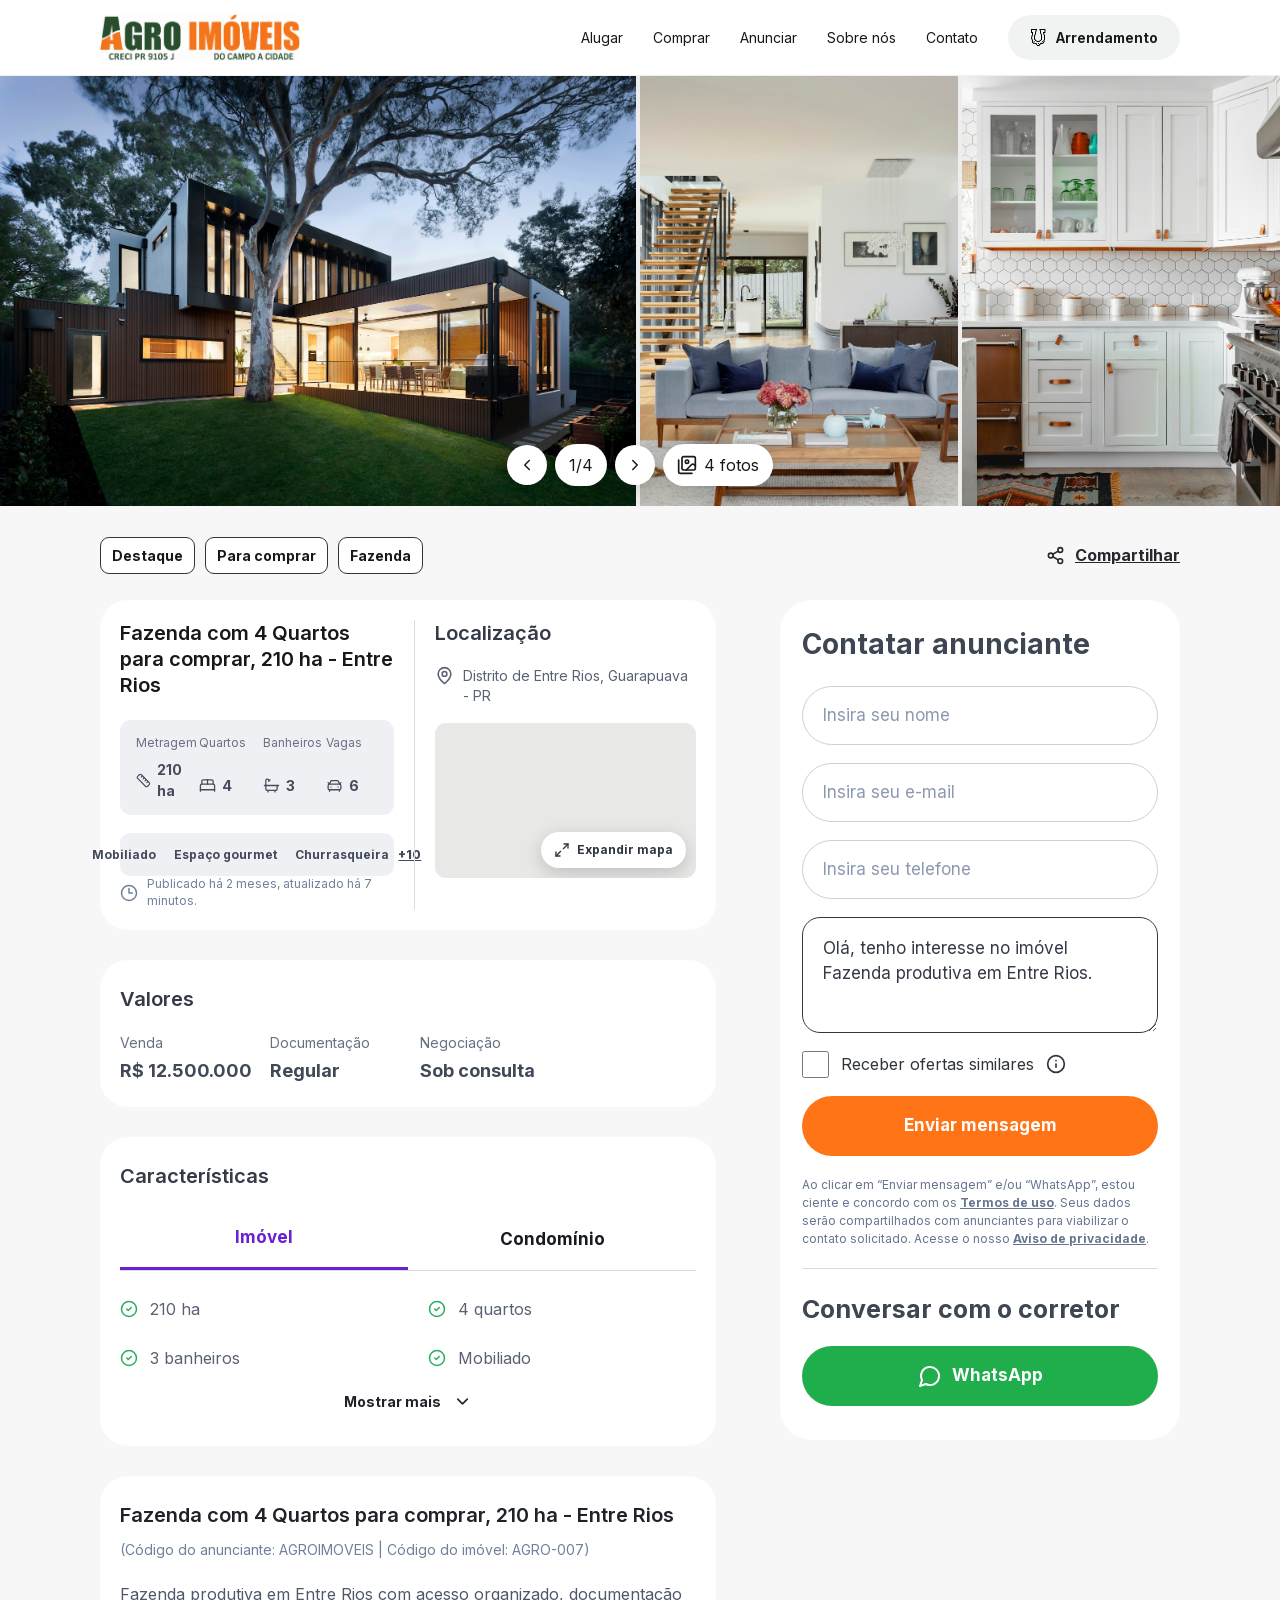
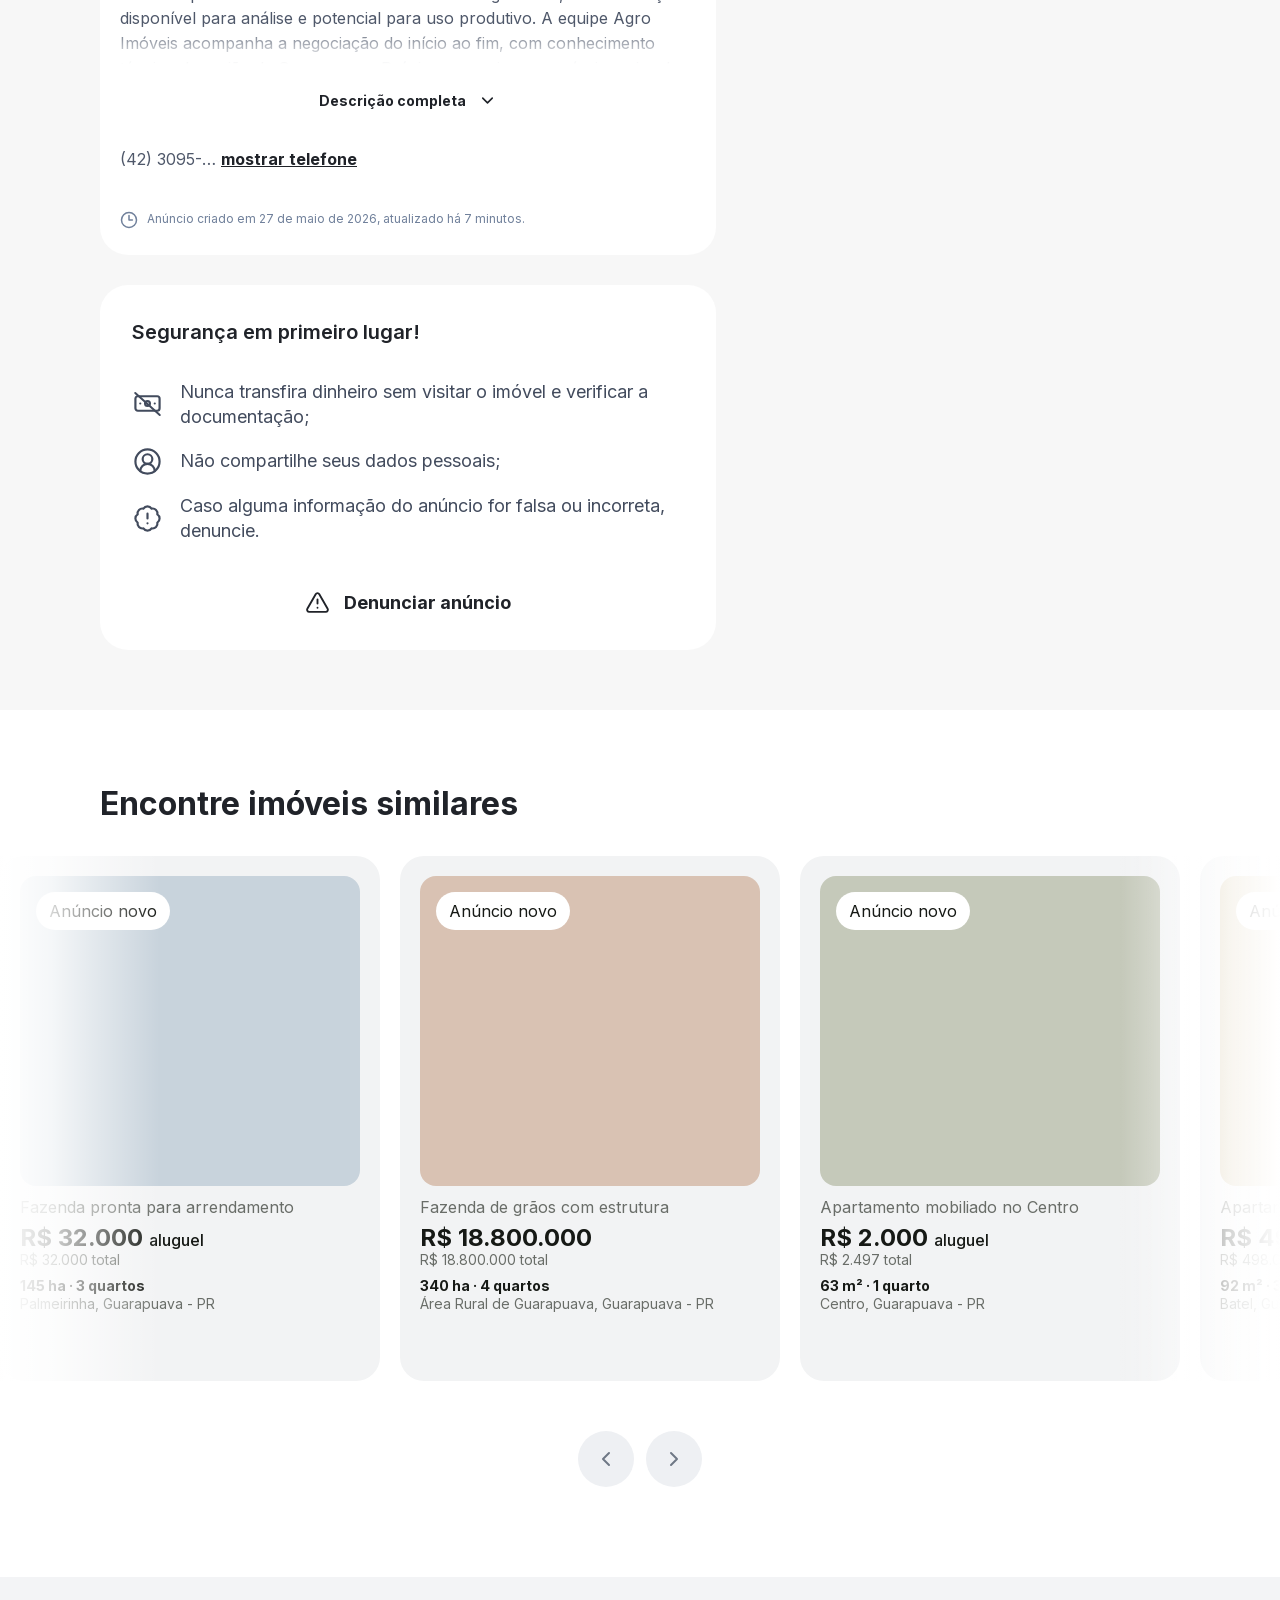
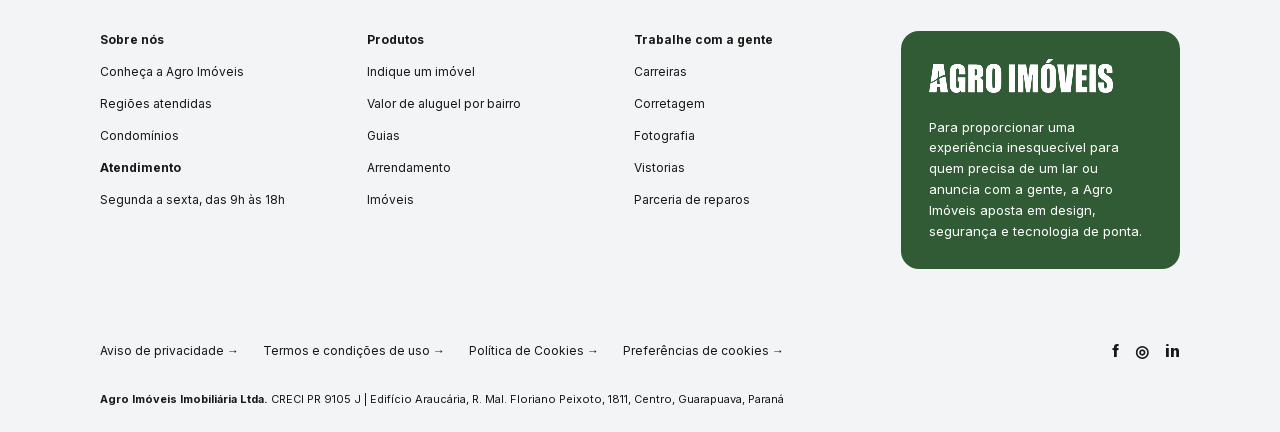
<file: imovel/agro-007/index.html>
<!DOCTYPE html><html lang="pt-BR"><head><meta charSet="utf-8"/><meta name="viewport" content="width=device-width, initial-scale=1"/><link rel="preload" as="image" href="/images/logo-agro-imoveis.png"/><link rel="preload" as="image" href="/images/icon-ferradura.png"/><link rel="preload" as="image" href="/images/casa.jpg"/><link rel="preload" as="image" href="/images/interior.jpg"/><link rel="preload" as="image" href="/images/cozinha.jpg"/><link rel="preload" as="image" href="/images/logo-agro-imoveis-branca.png"/><link rel="stylesheet" href="/assets/index-CTNP4Oi0.css" data-rsc-css-href="/assets/index-CTNP4Oi0.css" data-precedence="vite-rsc/importer-resources"/><link rel="modulepreload" href="/assets/layout-segment-context-M6Tt5PAy.js" crossorigin=""/><link rel="modulepreload" href="/assets/rolldown-runtime-S-ySWqyJ.js" crossorigin=""/><link rel="modulepreload" href="/assets/index-BL026jTK.js" crossorigin=""/><link rel="modulepreload" href="/assets/framework-CXnKph_e.js" crossorigin=""/><link rel="modulepreload" href="/assets/AgroSite-22UKH-K9.js" crossorigin=""/><title>Agro Imóveis | Do campo à cidade</title><meta name="description" content="Imóveis urbanos e rurais em Guarapuava com atendimento direto, avaliação técnica e segurança em cada negociação."/><meta property="og:title" content="Agro Imóveis | Do campo à cidade"/><meta property="og:description" content="Seu próximo investimento em Guarapuava, do campo à cidade."/><meta property="og:type" content="website"/><meta property="og:locale" content="pt_BR"/><meta property="og:image" content="https://immfernanda.github.io/og.png"/><meta property="og:image:width" content="1200"/><meta property="og:image:height" content="630"/><meta property="og:image:alt" content="Agro Imóveis — do campo à cidade"/><meta name="twitter:card" content="summary_large_image"/><meta name="twitter:title" content="Agro Imóveis | Do campo à cidade"/><meta name="twitter:description" content="Seu próximo investimento em Guarapuava, do campo à cidade."/><meta name="twitter:image" content="https://immfernanda.github.io/og.png"/><link rel="shortcut icon" href="https://immfernanda.github.io/favicon.png"/><link rel="icon" href="https://immfernanda.github.io/favicon.png"/><script>self.__VINEXT_RSC_PARAMS__={"id":"agro-007"}</script><script>self.__VINEXT_RSC_NAV__={"pathname":"/imovel/agro-007","searchParams":[]}</script><link rel="modulepreload" href="/assets/index-BL026jTK.js" />
<link rel="preload" href="/assets/_vinext_fonts/inter-9df0d028785c/inter-7249155f.woff2" as="font" type="font/woff2" crossorigin />
<link rel="preload" href="/assets/_vinext_fonts/inter-9df0d028785c/inter-e34c5f1b.woff2" as="font" type="font/woff2" crossorigin />
<link rel="preload" href="/assets/_vinext_fonts/inter-9df0d028785c/inter-6e1a6b2b.woff2" as="font" type="font/woff2" crossorigin />
<link rel="preload" href="/assets/_vinext_fonts/inter-9df0d028785c/inter-656bbed6.woff2" as="font" type="font/woff2" crossorigin />
<link rel="preload" href="/assets/_vinext_fonts/inter-9df0d028785c/inter-fc83e075.woff2" as="font" type="font/woff2" crossorigin />
<link rel="preload" href="/assets/_vinext_fonts/inter-9df0d028785c/inter-749a3084.woff2" as="font" type="font/woff2" crossorigin />
<link rel="preload" href="/assets/_vinext_fonts/inter-9df0d028785c/inter-1ab1ad55.woff2" as="font" type="font/woff2" crossorigin />
<link rel="preload" href="/assets/_vinext_fonts/roboto-ab28ffb4f835/roboto-49ca8900.woff2" as="font" type="font/woff2" crossorigin />
<link rel="preload" href="/assets/_vinext_fonts/roboto-ab28ffb4f835/roboto-759898f6.woff2" as="font" type="font/woff2" crossorigin />
<link rel="preload" href="/assets/_vinext_fonts/roboto-ab28ffb4f835/roboto-c16ffb7f.woff2" as="font" type="font/woff2" crossorigin />
<link rel="preload" href="/assets/_vinext_fonts/roboto-ab28ffb4f835/roboto-eaaaa4bc.woff2" as="font" type="font/woff2" crossorigin />
<link rel="preload" href="/assets/_vinext_fonts/roboto-ab28ffb4f835/roboto-5470cb57.woff2" as="font" type="font/woff2" crossorigin />
<link rel="preload" href="/assets/_vinext_fonts/roboto-ab28ffb4f835/roboto-2b8b6c8e.woff2" as="font" type="font/woff2" crossorigin />
<link rel="preload" href="/assets/_vinext_fonts/roboto-ab28ffb4f835/roboto-601769f1.woff2" as="font" type="font/woff2" crossorigin />
<link rel="preload" href="/assets/_vinext_fonts/roboto-ab28ffb4f835/roboto-38013d5a.woff2" as="font" type="font/woff2" crossorigin />
<link rel="preload" href="/assets/_vinext_fonts/roboto-ab28ffb4f835/roboto-d2c1b6aa.woff2" as="font" type="font/woff2" crossorigin />
<style data-vinext-fonts>/* cyrillic-ext */
@font-face {
  font-family: 'Inter';
  font-style: normal;
  font-weight: 100 900;
  font-display: swap;
  src: url(/assets/_vinext_fonts/inter-9df0d028785c/inter-7249155f.woff2) format('woff2');
  unicode-range: U+0460-052F, U+1C80-1C8A, U+20B4, U+2DE0-2DFF, U+A640-A69F, U+FE2E-FE2F;
}
/* cyrillic */
@font-face {
  font-family: 'Inter';
  font-style: normal;
  font-weight: 100 900;
  font-display: swap;
  src: url(/assets/_vinext_fonts/inter-9df0d028785c/inter-e34c5f1b.woff2) format('woff2');
  unicode-range: U+0301, U+0400-045F, U+0490-0491, U+04B0-04B1, U+2116;
}
/* greek-ext */
@font-face {
  font-family: 'Inter';
  font-style: normal;
  font-weight: 100 900;
  font-display: swap;
  src: url(/assets/_vinext_fonts/inter-9df0d028785c/inter-6e1a6b2b.woff2) format('woff2');
  unicode-range: U+1F00-1FFF;
}
/* greek */
@font-face {
  font-family: 'Inter';
  font-style: normal;
  font-weight: 100 900;
  font-display: swap;
  src: url(/assets/_vinext_fonts/inter-9df0d028785c/inter-656bbed6.woff2) format('woff2');
  unicode-range: U+0370-0377, U+037A-037F, U+0384-038A, U+038C, U+038E-03A1, U+03A3-03FF;
}
/* vietnamese */
@font-face {
  font-family: 'Inter';
  font-style: normal;
  font-weight: 100 900;
  font-display: swap;
  src: url(/assets/_vinext_fonts/inter-9df0d028785c/inter-fc83e075.woff2) format('woff2');
  unicode-range: U+0102-0103, U+0110-0111, U+0128-0129, U+0168-0169, U+01A0-01A1, U+01AF-01B0, U+0300-0301, U+0303-0304, U+0308-0309, U+0323, U+0329, U+1EA0-1EF9, U+20AB;
}
/* latin-ext */
@font-face {
  font-family: 'Inter';
  font-style: normal;
  font-weight: 100 900;
  font-display: swap;
  src: url(/assets/_vinext_fonts/inter-9df0d028785c/inter-749a3084.woff2) format('woff2');
  unicode-range: U+0100-02BA, U+02BD-02C5, U+02C7-02CC, U+02CE-02D7, U+02DD-02FF, U+0304, U+0308, U+0329, U+1D00-1DBF, U+1E00-1E9F, U+1EF2-1EFF, U+2020, U+20A0-20AB, U+20AD-20C0, U+2113, U+2C60-2C7F, U+A720-A7FF;
}
/* latin */
@font-face {
  font-family: 'Inter';
  font-style: normal;
  font-weight: 100 900;
  font-display: swap;
  src: url(/assets/_vinext_fonts/inter-9df0d028785c/inter-1ab1ad55.woff2) format('woff2');
  unicode-range: U+0000-00FF, U+0131, U+0152-0153, U+02BB-02BC, U+02C6, U+02DA, U+02DC, U+0304, U+0308, U+0329, U+2000-206F, U+20AC, U+2122, U+2191, U+2193, U+2212, U+2215, U+FEFF, U+FFFD;
}

.__font_inter_0380wzv { font-family: 'Inter', sans-serif; }

.__variable_inter_0380wzv { --font-inter: 'Inter', sans-serif; }

/* cyrillic-ext */
@font-face {
  font-family: 'Roboto';
  font-style: normal;
  font-weight: 400;
  font-stretch: 100%;
  font-display: swap;
  src: url(/assets/_vinext_fonts/roboto-ab28ffb4f835/roboto-49ca8900.woff2) format('woff2');
  unicode-range: U+0460-052F, U+1C80-1C8A, U+20B4, U+2DE0-2DFF, U+A640-A69F, U+FE2E-FE2F;
}
/* cyrillic */
@font-face {
  font-family: 'Roboto';
  font-style: normal;
  font-weight: 400;
  font-stretch: 100%;
  font-display: swap;
  src: url(/assets/_vinext_fonts/roboto-ab28ffb4f835/roboto-759898f6.woff2) format('woff2');
  unicode-range: U+0301, U+0400-045F, U+0490-0491, U+04B0-04B1, U+2116;
}
/* greek-ext */
@font-face {
  font-family: 'Roboto';
  font-style: normal;
  font-weight: 400;
  font-stretch: 100%;
  font-display: swap;
  src: url(/assets/_vinext_fonts/roboto-ab28ffb4f835/roboto-c16ffb7f.woff2) format('woff2');
  unicode-range: U+1F00-1FFF;
}
/* greek */
@font-face {
  font-family: 'Roboto';
  font-style: normal;
  font-weight: 400;
  font-stretch: 100%;
  font-display: swap;
  src: url(/assets/_vinext_fonts/roboto-ab28ffb4f835/roboto-eaaaa4bc.woff2) format('woff2');
  unicode-range: U+0370-0377, U+037A-037F, U+0384-038A, U+038C, U+038E-03A1, U+03A3-03FF;
}
/* math */
@font-face {
  font-family: 'Roboto';
  font-style: normal;
  font-weight: 400;
  font-stretch: 100%;
  font-display: swap;
  src: url(/assets/_vinext_fonts/roboto-ab28ffb4f835/roboto-5470cb57.woff2) format('woff2');
  unicode-range: U+0302-0303, U+0305, U+0307-0308, U+0310, U+0312, U+0315, U+031A, U+0326-0327, U+032C, U+032F-0330, U+0332-0333, U+0338, U+033A, U+0346, U+034D, U+0391-03A1, U+03A3-03A9, U+03B1-03C9, U+03D1, U+03D5-03D6, U+03F0-03F1, U+03F4-03F5, U+2016-2017, U+2034-2038, U+203C, U+2040, U+2043, U+2047, U+2050, U+2057, U+205F, U+2070-2071, U+2074-208E, U+2090-209C, U+20D0-20DC, U+20E1, U+20E5-20EF, U+2100-2112, U+2114-2115, U+2117-2121, U+2123-214F, U+2190, U+2192, U+2194-21AE, U+21B0-21E5, U+21F1-21F2, U+21F4-2211, U+2213-2214, U+2216-22FF, U+2308-230B, U+2310, U+2319, U+231C-2321, U+2336-237A, U+237C, U+2395, U+239B-23B7, U+23D0, U+23DC-23E1, U+2474-2475, U+25AF, U+25B3, U+25B7, U+25BD, U+25C1, U+25CA, U+25CC, U+25FB, U+266D-266F, U+27C0-27FF, U+2900-2AFF, U+2B0E-2B11, U+2B30-2B4C, U+2BFE, U+3030, U+FF5B, U+FF5D, U+1D400-1D7FF, U+1EE00-1EEFF;
}
/* symbols */
@font-face {
  font-family: 'Roboto';
  font-style: normal;
  font-weight: 400;
  font-stretch: 100%;
  font-display: swap;
  src: url(/assets/_vinext_fonts/roboto-ab28ffb4f835/roboto-2b8b6c8e.woff2) format('woff2');
  unicode-range: U+0001-000C, U+000E-001F, U+007F-009F, U+20DD-20E0, U+20E2-20E4, U+2150-218F, U+2190, U+2192, U+2194-2199, U+21AF, U+21E6-21F0, U+21F3, U+2218-2219, U+2299, U+22C4-22C6, U+2300-243F, U+2440-244A, U+2460-24FF, U+25A0-27BF, U+2800-28FF, U+2921-2922, U+2981, U+29BF, U+29EB, U+2B00-2BFF, U+4DC0-4DFF, U+FFF9-FFFB, U+10140-1018E, U+10190-1019C, U+101A0, U+101D0-101FD, U+102E0-102FB, U+10E60-10E7E, U+1D2C0-1D2D3, U+1D2E0-1D37F, U+1F000-1F0FF, U+1F100-1F1AD, U+1F1E6-1F1FF, U+1F30D-1F30F, U+1F315, U+1F31C, U+1F31E, U+1F320-1F32C, U+1F336, U+1F378, U+1F37D, U+1F382, U+1F393-1F39F, U+1F3A7-1F3A8, U+1F3AC-1F3AF, U+1F3C2, U+1F3C4-1F3C6, U+1F3CA-1F3CE, U+1F3D4-1F3E0, U+1F3ED, U+1F3F1-1F3F3, U+1F3F5-1F3F7, U+1F408, U+1F415, U+1F41F, U+1F426, U+1F43F, U+1F441-1F442, U+1F444, U+1F446-1F449, U+1F44C-1F44E, U+1F453, U+1F46A, U+1F47D, U+1F4A3, U+1F4B0, U+1F4B3, U+1F4B9, U+1F4BB, U+1F4BF, U+1F4C8-1F4CB, U+1F4D6, U+1F4DA, U+1F4DF, U+1F4E3-1F4E6, U+1F4EA-1F4ED, U+1F4F7, U+1F4F9-1F4FB, U+1F4FD-1F4FE, U+1F503, U+1F507-1F50B, U+1F50D, U+1F512-1F513, U+1F53E-1F54A, U+1F54F-1F5FA, U+1F610, U+1F650-1F67F, U+1F687, U+1F68D, U+1F691, U+1F694, U+1F698, U+1F6AD, U+1F6B2, U+1F6B9-1F6BA, U+1F6BC, U+1F6C6-1F6CF, U+1F6D3-1F6D7, U+1F6E0-1F6EA, U+1F6F0-1F6F3, U+1F6F7-1F6FC, U+1F700-1F7FF, U+1F800-1F80B, U+1F810-1F847, U+1F850-1F859, U+1F860-1F887, U+1F890-1F8AD, U+1F8B0-1F8BB, U+1F8C0-1F8C1, U+1F900-1F90B, U+1F93B, U+1F946, U+1F984, U+1F996, U+1F9E9, U+1FA00-1FA6F, U+1FA70-1FA7C, U+1FA80-1FA89, U+1FA8F-1FAC6, U+1FACE-1FADC, U+1FADF-1FAE9, U+1FAF0-1FAF8, U+1FB00-1FBFF;
}
/* vietnamese */
@font-face {
  font-family: 'Roboto';
  font-style: normal;
  font-weight: 400;
  font-stretch: 100%;
  font-display: swap;
  src: url(/assets/_vinext_fonts/roboto-ab28ffb4f835/roboto-601769f1.woff2) format('woff2');
  unicode-range: U+0102-0103, U+0110-0111, U+0128-0129, U+0168-0169, U+01A0-01A1, U+01AF-01B0, U+0300-0301, U+0303-0304, U+0308-0309, U+0323, U+0329, U+1EA0-1EF9, U+20AB;
}
/* latin-ext */
@font-face {
  font-family: 'Roboto';
  font-style: normal;
  font-weight: 400;
  font-stretch: 100%;
  font-display: swap;
  src: url(/assets/_vinext_fonts/roboto-ab28ffb4f835/roboto-38013d5a.woff2) format('woff2');
  unicode-range: U+0100-02BA, U+02BD-02C5, U+02C7-02CC, U+02CE-02D7, U+02DD-02FF, U+0304, U+0308, U+0329, U+1D00-1DBF, U+1E00-1E9F, U+1EF2-1EFF, U+2020, U+20A0-20AB, U+20AD-20C0, U+2113, U+2C60-2C7F, U+A720-A7FF;
}
/* latin */
@font-face {
  font-family: 'Roboto';
  font-style: normal;
  font-weight: 400;
  font-stretch: 100%;
  font-display: swap;
  src: url(/assets/_vinext_fonts/roboto-ab28ffb4f835/roboto-d2c1b6aa.woff2) format('woff2');
  unicode-range: U+0000-00FF, U+0131, U+0152-0153, U+02BB-02BC, U+02C6, U+02DA, U+02DC, U+0304, U+0308, U+0329, U+2000-206F, U+20AC, U+2122, U+2191, U+2193, U+2212, U+2215, U+FEFF, U+FFFD;
}
/* cyrillic-ext */
@font-face {
  font-family: 'Roboto';
  font-style: normal;
  font-weight: 700;
  font-stretch: 100%;
  font-display: swap;
  src: url(/assets/_vinext_fonts/roboto-ab28ffb4f835/roboto-49ca8900.woff2) format('woff2');
  unicode-range: U+0460-052F, U+1C80-1C8A, U+20B4, U+2DE0-2DFF, U+A640-A69F, U+FE2E-FE2F;
}
/* cyrillic */
@font-face {
  font-family: 'Roboto';
  font-style: normal;
  font-weight: 700;
  font-stretch: 100%;
  font-display: swap;
  src: url(/assets/_vinext_fonts/roboto-ab28ffb4f835/roboto-759898f6.woff2) format('woff2');
  unicode-range: U+0301, U+0400-045F, U+0490-0491, U+04B0-04B1, U+2116;
}
/* greek-ext */
@font-face {
  font-family: 'Roboto';
  font-style: normal;
  font-weight: 700;
  font-stretch: 100%;
  font-display: swap;
  src: url(/assets/_vinext_fonts/roboto-ab28ffb4f835/roboto-c16ffb7f.woff2) format('woff2');
  unicode-range: U+1F00-1FFF;
}
/* greek */
@font-face {
  font-family: 'Roboto';
  font-style: normal;
  font-weight: 700;
  font-stretch: 100%;
  font-display: swap;
  src: url(/assets/_vinext_fonts/roboto-ab28ffb4f835/roboto-eaaaa4bc.woff2) format('woff2');
  unicode-range: U+0370-0377, U+037A-037F, U+0384-038A, U+038C, U+038E-03A1, U+03A3-03FF;
}
/* math */
@font-face {
  font-family: 'Roboto';
  font-style: normal;
  font-weight: 700;
  font-stretch: 100%;
  font-display: swap;
  src: url(/assets/_vinext_fonts/roboto-ab28ffb4f835/roboto-5470cb57.woff2) format('woff2');
  unicode-range: U+0302-0303, U+0305, U+0307-0308, U+0310, U+0312, U+0315, U+031A, U+0326-0327, U+032C, U+032F-0330, U+0332-0333, U+0338, U+033A, U+0346, U+034D, U+0391-03A1, U+03A3-03A9, U+03B1-03C9, U+03D1, U+03D5-03D6, U+03F0-03F1, U+03F4-03F5, U+2016-2017, U+2034-2038, U+203C, U+2040, U+2043, U+2047, U+2050, U+2057, U+205F, U+2070-2071, U+2074-208E, U+2090-209C, U+20D0-20DC, U+20E1, U+20E5-20EF, U+2100-2112, U+2114-2115, U+2117-2121, U+2123-214F, U+2190, U+2192, U+2194-21AE, U+21B0-21E5, U+21F1-21F2, U+21F4-2211, U+2213-2214, U+2216-22FF, U+2308-230B, U+2310, U+2319, U+231C-2321, U+2336-237A, U+237C, U+2395, U+239B-23B7, U+23D0, U+23DC-23E1, U+2474-2475, U+25AF, U+25B3, U+25B7, U+25BD, U+25C1, U+25CA, U+25CC, U+25FB, U+266D-266F, U+27C0-27FF, U+2900-2AFF, U+2B0E-2B11, U+2B30-2B4C, U+2BFE, U+3030, U+FF5B, U+FF5D, U+1D400-1D7FF, U+1EE00-1EEFF;
}
/* symbols */
@font-face {
  font-family: 'Roboto';
  font-style: normal;
  font-weight: 700;
  font-stretch: 100%;
  font-display: swap;
  src: url(/assets/_vinext_fonts/roboto-ab28ffb4f835/roboto-2b8b6c8e.woff2) format('woff2');
  unicode-range: U+0001-000C, U+000E-001F, U+007F-009F, U+20DD-20E0, U+20E2-20E4, U+2150-218F, U+2190, U+2192, U+2194-2199, U+21AF, U+21E6-21F0, U+21F3, U+2218-2219, U+2299, U+22C4-22C6, U+2300-243F, U+2440-244A, U+2460-24FF, U+25A0-27BF, U+2800-28FF, U+2921-2922, U+2981, U+29BF, U+29EB, U+2B00-2BFF, U+4DC0-4DFF, U+FFF9-FFFB, U+10140-1018E, U+10190-1019C, U+101A0, U+101D0-101FD, U+102E0-102FB, U+10E60-10E7E, U+1D2C0-1D2D3, U+1D2E0-1D37F, U+1F000-1F0FF, U+1F100-1F1AD, U+1F1E6-1F1FF, U+1F30D-1F30F, U+1F315, U+1F31C, U+1F31E, U+1F320-1F32C, U+1F336, U+1F378, U+1F37D, U+1F382, U+1F393-1F39F, U+1F3A7-1F3A8, U+1F3AC-1F3AF, U+1F3C2, U+1F3C4-1F3C6, U+1F3CA-1F3CE, U+1F3D4-1F3E0, U+1F3ED, U+1F3F1-1F3F3, U+1F3F5-1F3F7, U+1F408, U+1F415, U+1F41F, U+1F426, U+1F43F, U+1F441-1F442, U+1F444, U+1F446-1F449, U+1F44C-1F44E, U+1F453, U+1F46A, U+1F47D, U+1F4A3, U+1F4B0, U+1F4B3, U+1F4B9, U+1F4BB, U+1F4BF, U+1F4C8-1F4CB, U+1F4D6, U+1F4DA, U+1F4DF, U+1F4E3-1F4E6, U+1F4EA-1F4ED, U+1F4F7, U+1F4F9-1F4FB, U+1F4FD-1F4FE, U+1F503, U+1F507-1F50B, U+1F50D, U+1F512-1F513, U+1F53E-1F54A, U+1F54F-1F5FA, U+1F610, U+1F650-1F67F, U+1F687, U+1F68D, U+1F691, U+1F694, U+1F698, U+1F6AD, U+1F6B2, U+1F6B9-1F6BA, U+1F6BC, U+1F6C6-1F6CF, U+1F6D3-1F6D7, U+1F6E0-1F6EA, U+1F6F0-1F6F3, U+1F6F7-1F6FC, U+1F700-1F7FF, U+1F800-1F80B, U+1F810-1F847, U+1F850-1F859, U+1F860-1F887, U+1F890-1F8AD, U+1F8B0-1F8BB, U+1F8C0-1F8C1, U+1F900-1F90B, U+1F93B, U+1F946, U+1F984, U+1F996, U+1F9E9, U+1FA00-1FA6F, U+1FA70-1FA7C, U+1FA80-1FA89, U+1FA8F-1FAC6, U+1FACE-1FADC, U+1FADF-1FAE9, U+1FAF0-1FAF8, U+1FB00-1FBFF;
}
/* vietnamese */
@font-face {
  font-family: 'Roboto';
  font-style: normal;
  font-weight: 700;
  font-stretch: 100%;
  font-display: swap;
  src: url(/assets/_vinext_fonts/roboto-ab28ffb4f835/roboto-601769f1.woff2) format('woff2');
  unicode-range: U+0102-0103, U+0110-0111, U+0128-0129, U+0168-0169, U+01A0-01A1, U+01AF-01B0, U+0300-0301, U+0303-0304, U+0308-0309, U+0323, U+0329, U+1EA0-1EF9, U+20AB;
}
/* latin-ext */
@font-face {
  font-family: 'Roboto';
  font-style: normal;
  font-weight: 700;
  font-stretch: 100%;
  font-display: swap;
  src: url(/assets/_vinext_fonts/roboto-ab28ffb4f835/roboto-38013d5a.woff2) format('woff2');
  unicode-range: U+0100-02BA, U+02BD-02C5, U+02C7-02CC, U+02CE-02D7, U+02DD-02FF, U+0304, U+0308, U+0329, U+1D00-1DBF, U+1E00-1E9F, U+1EF2-1EFF, U+2020, U+20A0-20AB, U+20AD-20C0, U+2113, U+2C60-2C7F, U+A720-A7FF;
}
/* latin */
@font-face {
  font-family: 'Roboto';
  font-style: normal;
  font-weight: 700;
  font-stretch: 100%;
  font-display: swap;
  src: url(/assets/_vinext_fonts/roboto-ab28ffb4f835/roboto-d2c1b6aa.woff2) format('woff2');
  unicode-range: U+0000-00FF, U+0131, U+0152-0153, U+02BB-02BC, U+02C6, U+02DA, U+02DC, U+0304, U+0308, U+0329, U+2000-206F, U+20AC, U+2122, U+2191, U+2193, U+2212, U+2215, U+FEFF, U+FFFD;
}

.__font_roboto_1fiw7n3 { font-family: 'Roboto', sans-serif; }

.__variable_roboto_1fiw7n3 { --font-roboto: 'Roboto', sans-serif; }
</style>
</head><body class="__variable_inter_0380wzv __variable_roboto_1fiw7n3"><header class="site-header"><div class="header-inner"><a class="brand" href="/" aria-label="Agro Imóveis - página inicial"><img src="/images/logo-agro-imoveis.png" alt="Agro Imóveis — do campo à cidade"/></a><button class="menu-toggle" type="button" aria-expanded="false" aria-label="Abrir menu">☰</button><nav class="nav" aria-label="Navegação principal"><a href="/catalogo?transacao=Alugar">Alugar</a><a href="/catalogo?transacao=Comprar">Comprar</a><button type="button">Anunciar</button><a href="/sobre">Sobre nós</a><a href="/sobre#contato">Contato</a><button class="rent-button" type="button"><img class="horseshoe-icon" src="/images/icon-ferradura.png" alt="" aria-hidden="true"/>Arrendamento</button></nav></div></header><main><section class="product-gallery"><button class="gallery-main" type="button"><img src="/images/casa.jpg" alt="Fazenda produtiva em Entre Rios"/></button><button type="button"><img src="/images/interior.jpg" alt="Outro ângulo do imóvel"/></button><button type="button"><img src="/images/cozinha.jpg" alt="Detalhe do imóvel"/></button><div class="gallery-controls"><button type="button" aria-label="Foto anterior"><svg xmlns="http://www.w3.org/2000/svg" width="24" height="24" viewBox="0 0 24 24" fill="none" stroke="currentColor" stroke-width="2" stroke-linecap="round" stroke-linejoin="round" class="lucide lucide-chevron-left" aria-hidden="true"><path d="m15 18-6-6 6-6"></path></svg></button><span>1<!-- -->/<!-- -->4</span><button type="button" aria-label="Próxima foto"><svg xmlns="http://www.w3.org/2000/svg" width="24" height="24" viewBox="0 0 24 24" fill="none" stroke="currentColor" stroke-width="2" stroke-linecap="round" stroke-linejoin="round" class="lucide lucide-chevron-right" aria-hidden="true"><path d="m9 18 6-6-6-6"></path></svg></button><button class="photo-count-button" type="button"><svg xmlns="http://www.w3.org/2000/svg" width="24" height="24" viewBox="0 0 24 24" fill="none" stroke="currentColor" stroke-width="2" stroke-linecap="round" stroke-linejoin="round" class="lucide lucide-images" aria-hidden="true"><path d="M18 22H4a2 2 0 0 1-2-2V6"></path><path d="m22 13-1.296-1.296a2.41 2.41 0 0 0-3.408 0L11 18"></path><circle cx="12" cy="8" r="2"></circle><rect width="16" height="16" x="6" y="2" rx="2"></rect></svg>4<!-- --> fotos</button></div></section><div class="product-page"><div class="product-topline"><div class="tags"><span>Destaque</span><span>Para comprar</span><span>Fazenda</span></div><button class="share-button" type="button"><svg xmlns="http://www.w3.org/2000/svg" width="24" height="24" viewBox="0 0 24 24" fill="none" stroke="currentColor" stroke-width="2" stroke-linecap="round" stroke-linejoin="round" class="lucide lucide-share2" aria-hidden="true"><circle cx="18" cy="5" r="3"></circle><circle cx="6" cy="12" r="3"></circle><circle cx="18" cy="19" r="3"></circle><line x1="8.59" x2="15.42" y1="13.51" y2="17.49"></line><line x1="15.41" x2="8.59" y1="6.51" y2="10.49"></line></svg>Compartilhar</button></div><div class="product-shell"><div class="product-content"><section class="product-summary-card"><div class="summary-details"><h1>Fazenda com 4 Quartos para comprar, 210 ha - Entre Rios</h1><div class="quick-facts"><span><small>Metragem</small><b><svg xmlns="http://www.w3.org/2000/svg" width="24" height="24" viewBox="0 0 24 24" fill="none" stroke="currentColor" stroke-width="2" stroke-linecap="round" stroke-linejoin="round" class="lucide lucide-ruler" aria-hidden="true"><path d="M21.3 15.3a2.4 2.4 0 0 1 0 3.4l-2.6 2.6a2.4 2.4 0 0 1-3.4 0L2.7 8.7a2.41 2.41 0 0 1 0-3.4l2.6-2.6a2.41 2.41 0 0 1 3.4 0Z"></path><path d="m14.5 12.5 2-2"></path><path d="m11.5 9.5 2-2"></path><path d="m8.5 6.5 2-2"></path><path d="m17.5 15.5 2-2"></path></svg>210 ha</b></span><span><small>Quartos</small><b><svg xmlns="http://www.w3.org/2000/svg" width="24" height="24" viewBox="0 0 24 24" fill="none" stroke="currentColor" stroke-width="2" stroke-linecap="round" stroke-linejoin="round" class="lucide lucide-bed-double" aria-hidden="true"><path d="M2 20v-8a2 2 0 0 1 2-2h16a2 2 0 0 1 2 2v8"></path><path d="M4 10V6a2 2 0 0 1 2-2h12a2 2 0 0 1 2 2v4"></path><path d="M12 4v6"></path><path d="M2 18h20"></path></svg>4</b></span><span><small>Banheiros</small><b><svg xmlns="http://www.w3.org/2000/svg" width="24" height="24" viewBox="0 0 24 24" fill="none" stroke="currentColor" stroke-width="2" stroke-linecap="round" stroke-linejoin="round" class="lucide lucide-bath" aria-hidden="true"><path d="M10 4 8 6"></path><path d="M17 19v2"></path><path d="M2 12h20"></path><path d="M7 19v2"></path><path d="M9 5 7.621 3.621A2.121 2.121 0 0 0 4 5v12a2 2 0 0 0 2 2h12a2 2 0 0 0 2-2v-5"></path></svg>3</b></span><span><small>Vagas</small><b><svg xmlns="http://www.w3.org/2000/svg" width="24" height="24" viewBox="0 0 24 24" fill="none" stroke="currentColor" stroke-width="2" stroke-linecap="round" stroke-linejoin="round" class="lucide lucide-car-front" aria-hidden="true"><path d="m21 8-2 2-1.5-3.7A2 2 0 0 0 15.646 5H8.4a2 2 0 0 0-1.903 1.257L5 10 3 8"></path><path d="M7 14h.01"></path><path d="M17 14h.01"></path><rect width="18" height="8" x="3" y="10" rx="2"></rect><path d="M5 18v2"></path><path d="M19 18v2"></path></svg>6</b></span></div><div class="summary-tags"><span>Mobiliado</span><i aria-hidden="true"></i><span>Espaço gourmet</span><i aria-hidden="true"></i><span>Churrasqueira</span><button type="button">+10</button></div><p class="updated-line"><svg xmlns="http://www.w3.org/2000/svg" width="24" height="24" viewBox="0 0 24 24" fill="none" stroke="currentColor" stroke-width="2" stroke-linecap="round" stroke-linejoin="round" class="lucide lucide-clock3" aria-hidden="true"><circle cx="12" cy="12" r="10"></circle><polyline points="12 6 12 12 16.5 12"></polyline></svg>Publicado há 2 meses, atualizado há 7 minutos.</p></div><div class="location-block"><h2>Localização</h2><a target="_blank" rel="noreferrer" href="https://www.google.com/maps/search/?api=1&amp;query=Distrito%20de%20Entre%20Rios%2C%20Guarapuava%20-%20PR"><svg xmlns="http://www.w3.org/2000/svg" width="24" height="24" viewBox="0 0 24 24" fill="none" stroke="currentColor" stroke-width="2" stroke-linecap="round" stroke-linejoin="round" class="lucide lucide-map-pin" aria-hidden="true"><path d="M20 10c0 4.993-5.539 10.193-7.399 11.799a1 1 0 0 1-1.202 0C9.539 20.193 4 14.993 4 10a8 8 0 0 1 16 0"></path><circle cx="12" cy="10" r="3"></circle></svg>Distrito de Entre Rios, Guarapuava - PR</a><div class="inline-map"><div class="map-panel"><iframe title="Mapa navegável de Distrito de Entre Rios, Guarapuava - PR" src="https://www.google.com/maps?q=Distrito%20de%20Entre%20Rios%2C%20Guarapuava%20-%20PR&amp;output=embed" loading="lazy" referrerPolicy="no-referrer-when-downgrade" allowFullScreen=""></iframe></div><button type="button"><svg xmlns="http://www.w3.org/2000/svg" width="24" height="24" viewBox="0 0 24 24" fill="none" stroke="currentColor" stroke-width="2" stroke-linecap="round" stroke-linejoin="round" class="lucide lucide-maximize2" aria-hidden="true"><polyline points="15 3 21 3 21 9"></polyline><polyline points="9 21 3 21 3 15"></polyline><line x1="21" x2="14" y1="3" y2="10"></line><line x1="3" x2="10" y1="21" y2="14"></line></svg>Expandir mapa</button></div></div></section><section class="values"><h2>Valores</h2><div><span>Venda<strong>R$ 12.500.000</strong></span><span>Documentação<strong>Regular</strong></span><span>Negociação<strong>Sob consulta</strong></span></div></section><section class="characteristics"><h2>Características</h2><div class="detail-tabs"><button class="active" type="button">Imóvel</button><button class="" type="button">Condomínio</button></div><ul><li><svg xmlns="http://www.w3.org/2000/svg" width="24" height="24" viewBox="0 0 24 24" fill="none" stroke="currentColor" stroke-width="2" stroke-linecap="round" stroke-linejoin="round" class="lucide lucide-circle-check" aria-hidden="true"><circle cx="12" cy="12" r="10"></circle><path d="m9 12 2 2 4-4"></path></svg>210 ha</li><li><svg xmlns="http://www.w3.org/2000/svg" width="24" height="24" viewBox="0 0 24 24" fill="none" stroke="currentColor" stroke-width="2" stroke-linecap="round" stroke-linejoin="round" class="lucide lucide-circle-check" aria-hidden="true"><circle cx="12" cy="12" r="10"></circle><path d="m9 12 2 2 4-4"></path></svg>4 quartos</li><li><svg xmlns="http://www.w3.org/2000/svg" width="24" height="24" viewBox="0 0 24 24" fill="none" stroke="currentColor" stroke-width="2" stroke-linecap="round" stroke-linejoin="round" class="lucide lucide-circle-check" aria-hidden="true"><circle cx="12" cy="12" r="10"></circle><path d="m9 12 2 2 4-4"></path></svg>3 banheiros</li><li><svg xmlns="http://www.w3.org/2000/svg" width="24" height="24" viewBox="0 0 24 24" fill="none" stroke="currentColor" stroke-width="2" stroke-linecap="round" stroke-linejoin="round" class="lucide lucide-circle-check" aria-hidden="true"><circle cx="12" cy="12" r="10"></circle><path d="m9 12 2 2 4-4"></path></svg>Mobiliado</li></ul><button class="details-toggle" type="button">Mostrar mais<svg xmlns="http://www.w3.org/2000/svg" width="24" height="24" viewBox="0 0 24 24" fill="none" stroke="currentColor" stroke-width="2" stroke-linecap="round" stroke-linejoin="round" class="lucide lucide-chevron-down" aria-hidden="true"><path d="m6 9 6 6 6-6"></path></svg></button></section><section class="description"><h2>Fazenda com 4 Quartos para comprar, 210 ha - Entre Rios</h2><p class="listing-code">(Código do anunciante: AGROIMOVEIS | Código do imóvel: <!-- -->AGRO-007<!-- -->)</p><div class="description-copy"><p>Fazenda produtiva em Entre Rios com acesso organizado, documentação disponível para análise e potencial para uso produtivo. A equipe Agro Imóveis acompanha a negociação do início ao fim, com conhecimento técnico da região de Guarapuava.<!-- --> Próximo a serviços, comércio e vias de acesso, o imóvel reúne praticidade e conforto para o dia a dia. Entre em contato para receber documentação, condições comerciais completas e agendar sua visita.</p></div><button class="details-toggle" type="button">Descrição completa<svg xmlns="http://www.w3.org/2000/svg" width="24" height="24" viewBox="0 0 24 24" fill="none" stroke="currentColor" stroke-width="2" stroke-linecap="round" stroke-linejoin="round" class="lucide lucide-chevron-down" aria-hidden="true"><path d="m6 9 6 6 6-6"></path></svg></button><a class="listing-phone" href="tel:+554230950000">(42) 3095-… <strong>mostrar telefone</strong></a><small class="updated-line"><svg xmlns="http://www.w3.org/2000/svg" width="24" height="24" viewBox="0 0 24 24" fill="none" stroke="currentColor" stroke-width="2" stroke-linecap="round" stroke-linejoin="round" class="lucide lucide-clock3" aria-hidden="true"><circle cx="12" cy="12" r="10"></circle><polyline points="12 6 12 12 16.5 12"></polyline></svg>Anúncio criado em 27 de maio de 2026, atualizado há 7 minutos.</small></section><section class="security-card" aria-labelledby="security-title"><h2 id="security-title">Segurança em primeiro lugar!</h2><div class="security-guidance"><p><span class="security-icon money"><svg xmlns="http://www.w3.org/2000/svg" width="24" height="24" viewBox="0 0 24 24" fill="none" stroke="currentColor" stroke-width="2" stroke-linecap="round" stroke-linejoin="round" class="lucide lucide-banknote" aria-hidden="true"><rect width="20" height="12" x="2" y="6" rx="2"></rect><circle cx="12" cy="12" r="2"></circle><path d="M6 12h.01M18 12h.01"></path></svg></span>Nunca transfira dinheiro sem visitar o imóvel e verificar a documentação;</p><p><span class="security-icon"><svg xmlns="http://www.w3.org/2000/svg" width="24" height="24" viewBox="0 0 24 24" fill="none" stroke="currentColor" stroke-width="2" stroke-linecap="round" stroke-linejoin="round" class="lucide lucide-circle-user-round" aria-hidden="true"><path d="M18 20a6 6 0 0 0-12 0"></path><circle cx="12" cy="10" r="4"></circle><circle cx="12" cy="12" r="10"></circle></svg></span>Não compartilhe seus dados pessoais;</p><p><span class="security-icon"><svg xmlns="http://www.w3.org/2000/svg" width="24" height="24" viewBox="0 0 24 24" fill="none" stroke="currentColor" stroke-width="2" stroke-linecap="round" stroke-linejoin="round" class="lucide lucide-badge-alert" aria-hidden="true"><path d="M3.85 8.62a4 4 0 0 1 4.78-4.77 4 4 0 0 1 6.74 0 4 4 0 0 1 4.78 4.78 4 4 0 0 1 0 6.74 4 4 0 0 1-4.77 4.78 4 4 0 0 1-6.75 0 4 4 0 0 1-4.78-4.77 4 4 0 0 1 0-6.76Z"></path><line x1="12" x2="12" y1="8" y2="12"></line><line x1="12" x2="12.01" y1="16" y2="16"></line></svg></span>Caso alguma informação do anúncio for falsa ou incorreta, denuncie.</p><a href="mailto:contato@agroimoveis.com.br?subject=Den%C3%BAncia%20do%20an%C3%BAncio%20agro-007"><svg xmlns="http://www.w3.org/2000/svg" width="24" height="24" viewBox="0 0 24 24" fill="none" stroke="currentColor" stroke-width="2" stroke-linecap="round" stroke-linejoin="round" class="lucide lucide-triangle-alert" aria-hidden="true"><path d="m21.73 18-8-14a2 2 0 0 0-3.48 0l-8 14A2 2 0 0 0 4 21h16a2 2 0 0 0 1.73-3"></path><path d="M12 9v4"></path><path d="M12 17h.01"></path></svg>Denunciar anúncio</a></div></section></div><aside class="contact-card"><h2>Contatar anunciante</h2><form class="product-contact-form"><input aria-label="Nome" required="" autoComplete="name" placeholder="Insira seu nome" name="name"/><input aria-label="E-mail" required="" type="email" autoComplete="email" placeholder="Insira seu e-mail" name="email"/><input aria-label="Telefone" required="" type="tel" autoComplete="tel" placeholder="Insira seu telefone" name="phone"/><textarea aria-label="Mensagem" name="message" required="">Olá, tenho interesse no imóvel Fazenda produtiva em Entre Rios.</textarea><label class="similar-offers"><input type="checkbox" name="similarOffers"/><span>Receber ofertas similares</span><svg xmlns="http://www.w3.org/2000/svg" width="24" height="24" viewBox="0 0 24 24" fill="none" stroke="currentColor" stroke-width="2" stroke-linecap="round" stroke-linejoin="round" class="lucide lucide-info" aria-hidden="true"><circle cx="12" cy="12" r="10"></circle><path d="M12 16v-4"></path><path d="M12 8h.01"></path></svg></label><button class="product-send" type="submit">Enviar mensagem</button><p class="product-contact-legal">Ao clicar em “Enviar mensagem” e/ou “WhatsApp”, estou ciente e concordo com os <a href="/termos-e-condicoes">Termos de uso</a>. Seus dados serão compartilhados com anunciantes para viabilizar o contato solicitado. Acesse o nosso <a href="/aviso-de-privacidade">Aviso de privacidade</a>.</p><hr/><h3>Conversar com o corretor</h3><a class="whatsapp" href="https://wa.me/5542999999999?text=Ol%C3%A1%2C%20tenho%20interesse%20no%20im%C3%B3vel%20Fazenda%20produtiva%20em%20Entre%20Rios%20(agro-007)." target="_blank" rel="noreferrer"><svg xmlns="http://www.w3.org/2000/svg" width="24" height="24" viewBox="0 0 24 24" fill="none" stroke="currentColor" stroke-width="2" stroke-linecap="round" stroke-linejoin="round" class="lucide lucide-message-circle" aria-hidden="true"><path d="M7.9 20A9 9 0 1 0 4 16.1L2 22Z"></path></svg>WhatsApp</a></form></aside></div></div><section class="product-similar-section" aria-labelledby="similar-listings-title"><h2 id="similar-listings-title">Encontre imóveis similares</h2><div class="highlight-carousel"><div class="carousel-viewport"><div class="carousel-track "><a class="listing-card" href="/imovel/agro-006"><div class="card-image catalog-card-image" style="background-color:#c8d6b9"><span>Anúncio novo</span></div><p>Apartamento moderno no Trianon</p><h3>R$ 2.350<!-- --> <small>aluguel</small></h3><em>R$ 2.790<!-- --> total</em><strong>78 m²<!-- --> · <!-- -->2<!-- --> <!-- -->quartos</strong><span>Trianon<!-- -->, Guarapuava - PR</span></a><a class="listing-card" href="/imovel/agro-008"><div class="card-image catalog-card-image" style="background-color:#c8d3dc"><span>Anúncio novo</span></div><p>Fazenda pronta para arrendamento</p><h3>R$ 32.000<!-- --> <small>aluguel</small></h3><em>R$ 32.000<!-- --> total</em><strong>145 ha<!-- --> · <!-- -->3<!-- --> <!-- -->quartos</strong><span>Palmeirinha<!-- -->, Guarapuava - PR</span></a><a class="listing-card" href="/imovel/agro-017"><div class="card-image catalog-card-image" style="background-color:#d9c2b3"><span>Anúncio novo</span></div><p>Fazenda de grãos com estrutura</p><h3>R$ 18.800.000<!-- --> <small></small></h3><em>R$ 18.800.000<!-- --> total</em><strong>340 ha<!-- --> · <!-- -->4<!-- --> <!-- -->quartos</strong><span>Área Rural de Guarapuava<!-- -->, Guarapuava - PR</span></a><a class="listing-card" href="/imovel/agro-001"><div class="card-image catalog-card-image" style="background-color:#c5c9ba"><span>Anúncio novo</span></div><p>Apartamento mobiliado no Centro</p><h3>R$ 2.000<!-- --> <small>aluguel</small></h3><em>R$ 2.497<!-- --> total</em><strong>63 m²<!-- --> · <!-- -->1<!-- --> <!-- -->quarto</strong><span>Centro<!-- -->, Guarapuava - PR</span></a><a class="listing-card" href="/imovel/agro-002"><div class="card-image catalog-card-image" style="background-color:#d7c9a9"><span>Anúncio novo</span></div><p>Apartamento ensolarado no Batel</p><h3>R$ 498.000<!-- --> <small></small></h3><em>R$ 498.000<!-- --> total</em><strong>92 m²<!-- --> · <!-- -->3<!-- --> <!-- -->quartos</strong><span>Batel<!-- -->, Guarapuava - PR</span></a><a class="listing-card" href="/imovel/agro-003"><div class="card-image catalog-card-image" style="background-color:#b9cfd0"><span>Anúncio novo</span></div><p>Casa com jardim em Santa Cruz</p><h3>R$ 740.000<!-- --> <small></small></h3><em>R$ 740.000<!-- --> total</em><strong>188 m²<!-- --> · <!-- -->3<!-- --> <!-- -->quartos</strong><span>Santa Cruz<!-- -->, Guarapuava - PR</span></a><a class="listing-card" href="/imovel/agro-004"><div class="card-image catalog-card-image" style="background-color:#d5bec9"><span>Anúncio novo</span></div><p>Casa prática na Vila Carli</p><h3>R$ 2.800<!-- --> <small>aluguel</small></h3><em>R$ 3.170<!-- --> total</em><strong>124 m²<!-- --> · <!-- -->3<!-- --> <!-- -->quartos</strong><span>Vila Carli<!-- -->, Guarapuava - PR</span></a><a class="listing-card" href="/imovel/agro-005"><div class="card-image catalog-card-image" style="background-color:#c7c2dd"><span>Anúncio novo</span></div><p>Terreno amplo na Cidade dos Lagos</p><h3>R$ 315.000<!-- --> <small></small></h3><em>R$ 315.000<!-- --> total</em><strong>420 m²<!-- --> · <!-- -->—<!-- --> <!-- -->quartos</strong><span>Cidade dos Lagos<!-- -->, Guarapuava - PR</span></a></div></div><div class="carousel-controls"><button class="carousel-arrow" type="button" aria-label="Ver imóveis similares anteriores"><svg xmlns="http://www.w3.org/2000/svg" width="24" height="24" viewBox="0 0 24 24" fill="none" stroke="currentColor" stroke-width="2" stroke-linecap="round" stroke-linejoin="round" class="lucide lucide-chevron-left" aria-hidden="true"><path d="m15 18-6-6 6-6"></path></svg></button><button class="carousel-arrow" type="button" aria-label="Ver próximos imóveis similares"><svg xmlns="http://www.w3.org/2000/svg" width="24" height="24" viewBox="0 0 24 24" fill="none" stroke="currentColor" stroke-width="2" stroke-linecap="round" stroke-linejoin="round" class="lucide lucide-chevron-right" aria-hidden="true"><path d="m9 18 6-6-6-6"></path></svg></button></div></div></section></main><footer class="site-footer"><div class="footer-grid"><div><strong>Sobre nós</strong><a href="/sobre">Conheça a Agro Imóveis</a><a href="/sobre">Regiões atendidas</a><a href="/catalogo">Condomínios</a><b>Atendimento</b><span>Segunda a sexta, das 9h às 18h</span></div><div><strong>Produtos</strong><button type="button">Indique um imóvel</button><a href="/catalogo?transacao=Alugar">Valor de aluguel por bairro</a><a href="/catalogo">Guias</a><button type="button">Arrendamento</button><a href="/catalogo">Imóveis</a></div><div><strong>Trabalhe com a gente</strong><a href="/sobre#contato">Carreiras</a><a href="/sobre#contato">Corretagem</a><a href="/sobre#contato">Fotografia</a><a href="/sobre#contato">Vistorias</a><a href="/sobre#contato">Parceria de reparos</a></div><div class="footer-card"><img class="footer-logo" src="/images/logo-agro-imoveis-branca.png" alt="Agro Imóveis"/><p>Para proporcionar uma experiência inesquecível para quem precisa de um lar ou anuncia com a gente, a Agro Imóveis aposta em design, segurança e tecnologia de ponta.</p></div></div><div class="footer-bottom"><div class="legal-links"><a href="/aviso-de-privacidade">Aviso de privacidade →</a><a href="/termos-e-condicoes">Termos e condições de uso →</a><a href="/politica-de-cookies">Política de Cookies →</a><a href="/preferencias-de-cookies">Preferências de cookies →</a></div><div class="socials" aria-label="Redes sociais"><span>f</span><span>◎</span><span>in</span></div></div><p class="company-line"><strong>Agro Imóveis Imobiliária Ltda.</strong> CRECI PR 9105 J | Edifício Araucária, R. Mal. Floriano Peixoto, 1811, Centro, Guarapuava, Paraná</p></footer><script id="_R_">import("/assets/index-BL026jTK.js")</script></body></html><script>self.__VINEXT_RSC_CHUNKS__=self.__VINEXT_RSC_CHUNKS__||[];self.__VINEXT_RSC_CHUNKS__.push("2:I[\"8c0f216c4604\",[],\"Children\",1]\n3:I[\"15c18cfaeeff\",[],\"LayoutSegmentProvider\",1]\n4:I[\"8c0f216c4604\",[],\"Slot\",1]\n5:I[\"593f344dc510\",[],\"RedirectBoundary\",1]\n:HL[\"/assets/index-CTNP4Oi0.css\",\"style\"]\n")</script><script>self.__VINEXT_RSC_CHUNKS__=self.__VINEXT_RSC_CHUNKS__||[];self.__VINEXT_RSC_CHUNKS__.push("0:{\"__route\":\"route:/imovel/agro-007\",\"__interceptionContext\":null,\"__layoutIds\":[\"layout:/\"],\"__rootLayout\":\"/\",\"page:/imovel/agro-007\":\"$L1\",\"layout:/\":[[[[\"$\",\"link\",\"css:/assets/index-CTNP4Oi0.css\",{\"rel\":\"stylesheet\",\"precedence\":\"vite-rsc/importer-resources\",\"href\":\"/assets/index-CTNP4Oi0.css\",\"data-rsc-css-href\":\"/assets/index-CTNP4Oi0.css\"}],\"$undefined\"],[\"$\",\"html\",null,{\"lang\":\"pt-BR\",\"children\":[\"$\",\"body\",null,{\"className\":\"__variable_inter_0380wzv __variable_roboto_1fiw7n3\",\"children\":[\"$\",\"$L2\",null,{}]}]}]],null],\"route:/imovel/agro-007\":[[[\"$\",\"meta\",null,{\"charSet\":\"utf-8\"}],[[\"$\",\"title\",\"0\",{\"children\":\"Agro Imóveis | Do campo à cidade\"}],[\"$\",\"meta\",\"1\",{\"name\":\"description\",\"content\":\"Imóveis urbanos e rurais em Guarapuava com atendimento direto, avaliação técnica e segurança em cada negociação.\"}],[\"$\",\"meta\",\"2\",{\"property\":\"og:title\",\"content\":\"Agro Imóveis | Do campo à cidade\"}],[\"$\",\"meta\",\"3\",{\"property\":\"og:description\",\"content\":\"Seu próximo investimento em Guarapuava, do campo à cidade.\"}],[\"$\",\"meta\",\"4\",{\"property\":\"og:type\",\"content\":\"website\"}],[\"$\",\"meta\",\"5\",{\"property\":\"og:locale\",\"content\":\"pt_BR\"}],[\"$\",\"meta\",\"6\",{\"property\":\"og:image\",\"content\":\"https://immfernanda.github.io/og.png\"}],[\"$\",\"meta\",\"7\",{\"property\":\"og:image:width\",\"content\":\"1200\"}],[\"$\",\"meta\",\"8\",{\"property\":\"og:image:height\",\"content\":\"630\"}],[\"$\",\"meta\",\"9\",{\"property\":\"og:image:alt\",\"content\":\"Agro Imóveis — do campo à cidade\"}],[\"$\",\"meta\",\"10\",{\"name\":\"twitter:card\",\"content\":\"summary_large_image\"}],[\"$\",\"meta\",\"11\",{\"name\":\"twitter:title\",\"content\":\"Agro Imóveis | Do campo à cidade\"}],[\"$\",\"meta\",\"12\",{\"name\":\"twitter:description\",\"content\":\"Seu próximo investimento em Guarapuava, do campo à cidade.\"}],[\"$\",\"meta\",\"13\",{\"name\":\"twitter:image\",\"content\":\"https://immfernanda.github.io/og.png\"}],[\"$\",\"link\",\"14\",{\"rel\":\"shortcut icon\",\"href\":\"https://immfernanda.github.io/favicon.png\"}],[\"$\",\"link\",\"15\",{\"rel\":\"icon\",\"href\":\"https://immfernanda.github.io/favicon.png\"}]],[[\"$\",\"meta\",\"0\",{\"name\":\"viewport\",\"content\":\"width=device-width, initial-scale=1\"}]]],[\"$\",\"$L3\",null,{\"segmentMap\":{\"children\":[\"imovel\",\"agro-007\"]},\"children\":[\"$\",\"$L4\",null,{\"id\":\"layout:/\",\"parallelSlots\":\"$undefined\",\"children\":[\"$\",\"$L5\",null,{\"children\":[\"$\",\"$L3\",null,{\"segmentMap\":{\"children\":[]},\"children\":[\"$\",\"$L4\",null,{\"id\":\"page:/imovel/agro-007\"}]}]}]}]}]],\"__layoutFlags\":{\"layout:/\":\"s\"},\"__artifactCompatibility\":{\"schemaVersion\":1,\"graphVersion\":\"app-route-graph:1bgtl7z1nsovio\",\"deploymentVersion\":\"6cd721f0-b1c2-4c55-9834-f9baa3b07d9f\",\"appElementsSchemaVersion\":1,\"rscPayloadSchemaVersion\":1,\"rootBoundaryId\":\"/\",\"renderEpoch\":null}}\n6:I[\"c9f7ae83453f\",[],\"default\",1]\n1:[\"$\",\"$L6\",null,{\"page\":\"product\",\"listingId\":\"agro-007\"}]\n")</script><script>self.__VINEXT_RSC_DONE__=true</script>
</file>
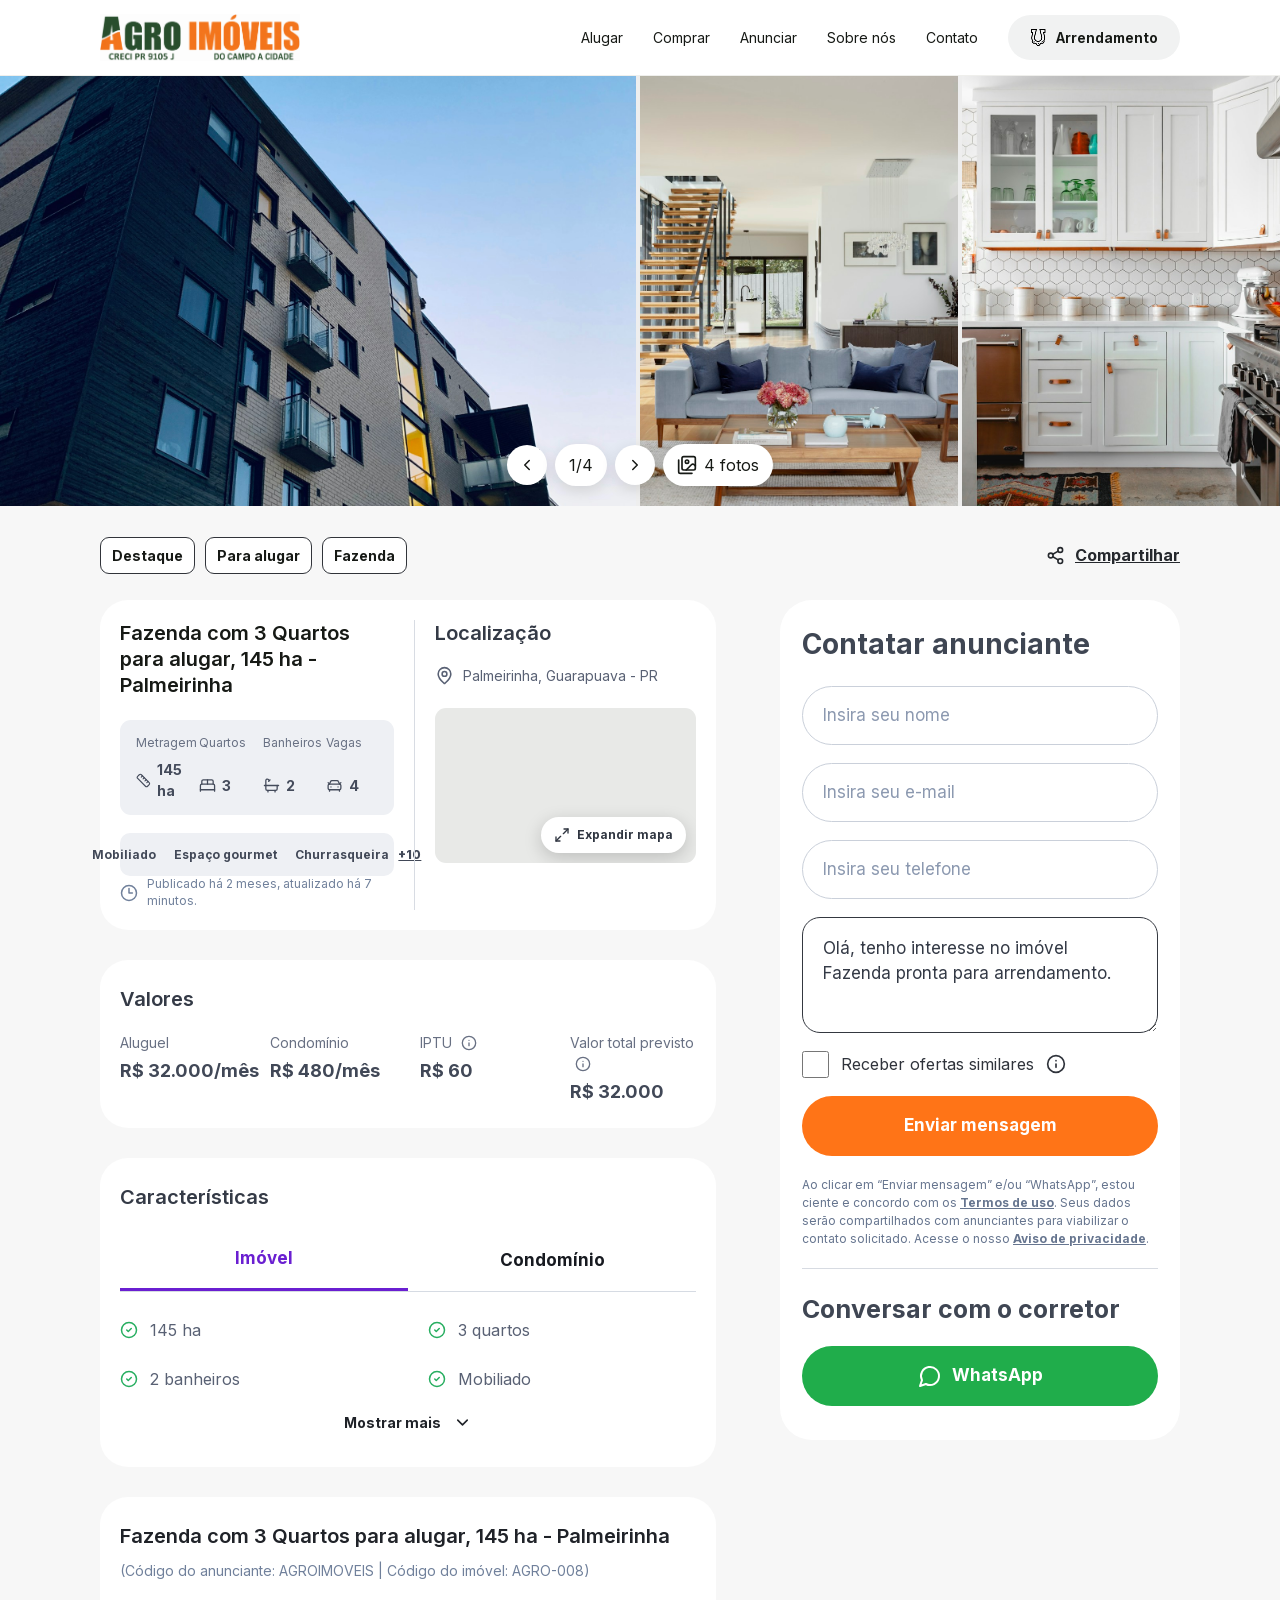
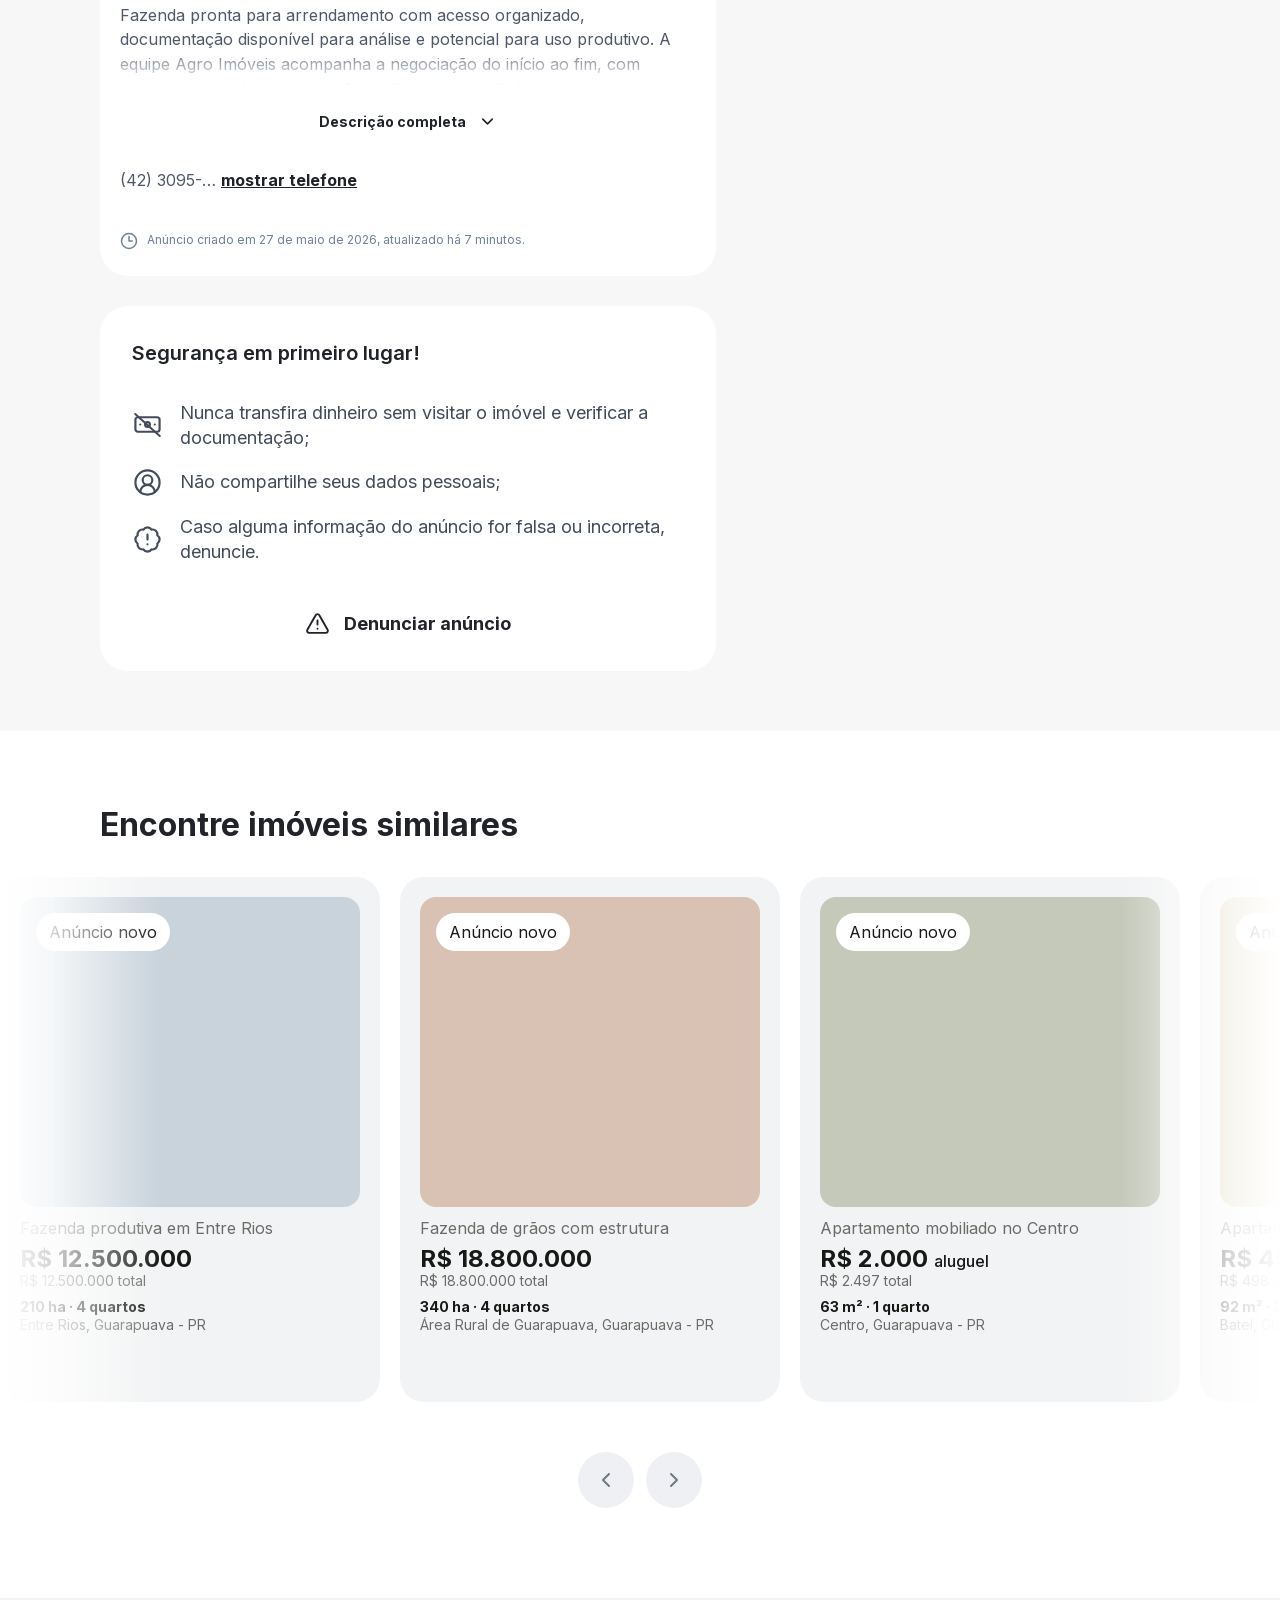
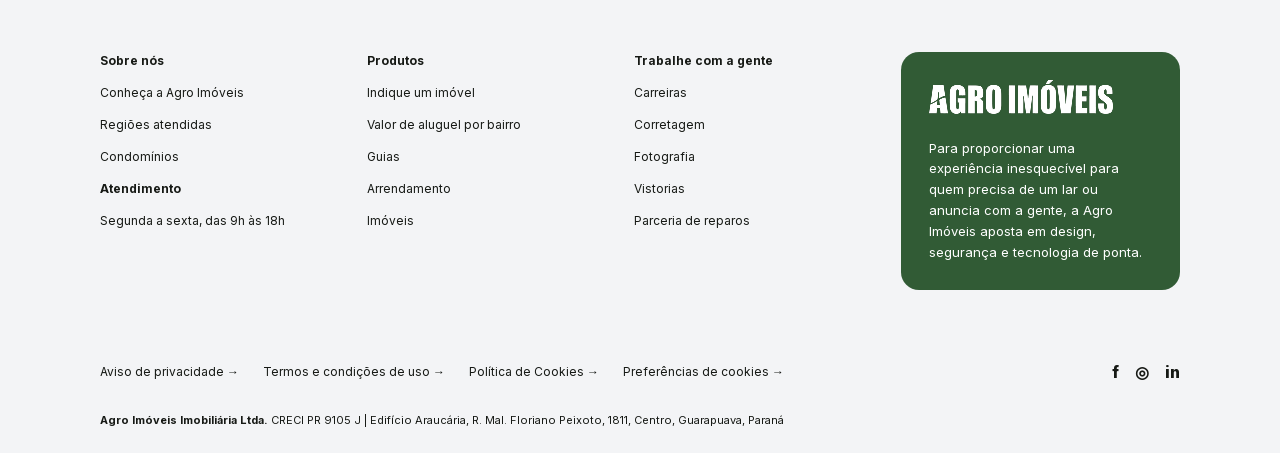
<file: imovel/agro-008/index.html>
<!DOCTYPE html><html lang="pt-BR"><head><meta charSet="utf-8"/><meta name="viewport" content="width=device-width, initial-scale=1"/><link rel="preload" as="image" href="/images/logo-agro-imoveis.png"/><link rel="preload" as="image" href="/images/icon-ferradura.png"/><link rel="preload" as="image" href="/images/apartamento.jpg"/><link rel="preload" as="image" href="/images/interior.jpg"/><link rel="preload" as="image" href="/images/cozinha.jpg"/><link rel="preload" as="image" href="/images/logo-agro-imoveis-branca.png"/><link rel="stylesheet" href="/assets/index-CTNP4Oi0.css" data-rsc-css-href="/assets/index-CTNP4Oi0.css" data-precedence="vite-rsc/importer-resources"/><link rel="modulepreload" href="/assets/layout-segment-context-M6Tt5PAy.js" crossorigin=""/><link rel="modulepreload" href="/assets/rolldown-runtime-S-ySWqyJ.js" crossorigin=""/><link rel="modulepreload" href="/assets/index-BL026jTK.js" crossorigin=""/><link rel="modulepreload" href="/assets/framework-CXnKph_e.js" crossorigin=""/><link rel="modulepreload" href="/assets/AgroSite-22UKH-K9.js" crossorigin=""/><title>Agro Imóveis | Do campo à cidade</title><meta name="description" content="Imóveis urbanos e rurais em Guarapuava com atendimento direto, avaliação técnica e segurança em cada negociação."/><meta property="og:title" content="Agro Imóveis | Do campo à cidade"/><meta property="og:description" content="Seu próximo investimento em Guarapuava, do campo à cidade."/><meta property="og:type" content="website"/><meta property="og:locale" content="pt_BR"/><meta property="og:image" content="https://immfernanda.github.io/og.png"/><meta property="og:image:width" content="1200"/><meta property="og:image:height" content="630"/><meta property="og:image:alt" content="Agro Imóveis — do campo à cidade"/><meta name="twitter:card" content="summary_large_image"/><meta name="twitter:title" content="Agro Imóveis | Do campo à cidade"/><meta name="twitter:description" content="Seu próximo investimento em Guarapuava, do campo à cidade."/><meta name="twitter:image" content="https://immfernanda.github.io/og.png"/><link rel="shortcut icon" href="https://immfernanda.github.io/favicon.png"/><link rel="icon" href="https://immfernanda.github.io/favicon.png"/><script>self.__VINEXT_RSC_PARAMS__={"id":"agro-008"}</script><script>self.__VINEXT_RSC_NAV__={"pathname":"/imovel/agro-008","searchParams":[]}</script><link rel="modulepreload" href="/assets/index-BL026jTK.js" />
<link rel="preload" href="/assets/_vinext_fonts/inter-9df0d028785c/inter-7249155f.woff2" as="font" type="font/woff2" crossorigin />
<link rel="preload" href="/assets/_vinext_fonts/inter-9df0d028785c/inter-e34c5f1b.woff2" as="font" type="font/woff2" crossorigin />
<link rel="preload" href="/assets/_vinext_fonts/inter-9df0d028785c/inter-6e1a6b2b.woff2" as="font" type="font/woff2" crossorigin />
<link rel="preload" href="/assets/_vinext_fonts/inter-9df0d028785c/inter-656bbed6.woff2" as="font" type="font/woff2" crossorigin />
<link rel="preload" href="/assets/_vinext_fonts/inter-9df0d028785c/inter-fc83e075.woff2" as="font" type="font/woff2" crossorigin />
<link rel="preload" href="/assets/_vinext_fonts/inter-9df0d028785c/inter-749a3084.woff2" as="font" type="font/woff2" crossorigin />
<link rel="preload" href="/assets/_vinext_fonts/inter-9df0d028785c/inter-1ab1ad55.woff2" as="font" type="font/woff2" crossorigin />
<link rel="preload" href="/assets/_vinext_fonts/roboto-ab28ffb4f835/roboto-49ca8900.woff2" as="font" type="font/woff2" crossorigin />
<link rel="preload" href="/assets/_vinext_fonts/roboto-ab28ffb4f835/roboto-759898f6.woff2" as="font" type="font/woff2" crossorigin />
<link rel="preload" href="/assets/_vinext_fonts/roboto-ab28ffb4f835/roboto-c16ffb7f.woff2" as="font" type="font/woff2" crossorigin />
<link rel="preload" href="/assets/_vinext_fonts/roboto-ab28ffb4f835/roboto-eaaaa4bc.woff2" as="font" type="font/woff2" crossorigin />
<link rel="preload" href="/assets/_vinext_fonts/roboto-ab28ffb4f835/roboto-5470cb57.woff2" as="font" type="font/woff2" crossorigin />
<link rel="preload" href="/assets/_vinext_fonts/roboto-ab28ffb4f835/roboto-2b8b6c8e.woff2" as="font" type="font/woff2" crossorigin />
<link rel="preload" href="/assets/_vinext_fonts/roboto-ab28ffb4f835/roboto-601769f1.woff2" as="font" type="font/woff2" crossorigin />
<link rel="preload" href="/assets/_vinext_fonts/roboto-ab28ffb4f835/roboto-38013d5a.woff2" as="font" type="font/woff2" crossorigin />
<link rel="preload" href="/assets/_vinext_fonts/roboto-ab28ffb4f835/roboto-d2c1b6aa.woff2" as="font" type="font/woff2" crossorigin />
<style data-vinext-fonts>/* cyrillic-ext */
@font-face {
  font-family: 'Inter';
  font-style: normal;
  font-weight: 100 900;
  font-display: swap;
  src: url(/assets/_vinext_fonts/inter-9df0d028785c/inter-7249155f.woff2) format('woff2');
  unicode-range: U+0460-052F, U+1C80-1C8A, U+20B4, U+2DE0-2DFF, U+A640-A69F, U+FE2E-FE2F;
}
/* cyrillic */
@font-face {
  font-family: 'Inter';
  font-style: normal;
  font-weight: 100 900;
  font-display: swap;
  src: url(/assets/_vinext_fonts/inter-9df0d028785c/inter-e34c5f1b.woff2) format('woff2');
  unicode-range: U+0301, U+0400-045F, U+0490-0491, U+04B0-04B1, U+2116;
}
/* greek-ext */
@font-face {
  font-family: 'Inter';
  font-style: normal;
  font-weight: 100 900;
  font-display: swap;
  src: url(/assets/_vinext_fonts/inter-9df0d028785c/inter-6e1a6b2b.woff2) format('woff2');
  unicode-range: U+1F00-1FFF;
}
/* greek */
@font-face {
  font-family: 'Inter';
  font-style: normal;
  font-weight: 100 900;
  font-display: swap;
  src: url(/assets/_vinext_fonts/inter-9df0d028785c/inter-656bbed6.woff2) format('woff2');
  unicode-range: U+0370-0377, U+037A-037F, U+0384-038A, U+038C, U+038E-03A1, U+03A3-03FF;
}
/* vietnamese */
@font-face {
  font-family: 'Inter';
  font-style: normal;
  font-weight: 100 900;
  font-display: swap;
  src: url(/assets/_vinext_fonts/inter-9df0d028785c/inter-fc83e075.woff2) format('woff2');
  unicode-range: U+0102-0103, U+0110-0111, U+0128-0129, U+0168-0169, U+01A0-01A1, U+01AF-01B0, U+0300-0301, U+0303-0304, U+0308-0309, U+0323, U+0329, U+1EA0-1EF9, U+20AB;
}
/* latin-ext */
@font-face {
  font-family: 'Inter';
  font-style: normal;
  font-weight: 100 900;
  font-display: swap;
  src: url(/assets/_vinext_fonts/inter-9df0d028785c/inter-749a3084.woff2) format('woff2');
  unicode-range: U+0100-02BA, U+02BD-02C5, U+02C7-02CC, U+02CE-02D7, U+02DD-02FF, U+0304, U+0308, U+0329, U+1D00-1DBF, U+1E00-1E9F, U+1EF2-1EFF, U+2020, U+20A0-20AB, U+20AD-20C0, U+2113, U+2C60-2C7F, U+A720-A7FF;
}
/* latin */
@font-face {
  font-family: 'Inter';
  font-style: normal;
  font-weight: 100 900;
  font-display: swap;
  src: url(/assets/_vinext_fonts/inter-9df0d028785c/inter-1ab1ad55.woff2) format('woff2');
  unicode-range: U+0000-00FF, U+0131, U+0152-0153, U+02BB-02BC, U+02C6, U+02DA, U+02DC, U+0304, U+0308, U+0329, U+2000-206F, U+20AC, U+2122, U+2191, U+2193, U+2212, U+2215, U+FEFF, U+FFFD;
}

.__font_inter_0380wzv { font-family: 'Inter', sans-serif; }

.__variable_inter_0380wzv { --font-inter: 'Inter', sans-serif; }

/* cyrillic-ext */
@font-face {
  font-family: 'Roboto';
  font-style: normal;
  font-weight: 400;
  font-stretch: 100%;
  font-display: swap;
  src: url(/assets/_vinext_fonts/roboto-ab28ffb4f835/roboto-49ca8900.woff2) format('woff2');
  unicode-range: U+0460-052F, U+1C80-1C8A, U+20B4, U+2DE0-2DFF, U+A640-A69F, U+FE2E-FE2F;
}
/* cyrillic */
@font-face {
  font-family: 'Roboto';
  font-style: normal;
  font-weight: 400;
  font-stretch: 100%;
  font-display: swap;
  src: url(/assets/_vinext_fonts/roboto-ab28ffb4f835/roboto-759898f6.woff2) format('woff2');
  unicode-range: U+0301, U+0400-045F, U+0490-0491, U+04B0-04B1, U+2116;
}
/* greek-ext */
@font-face {
  font-family: 'Roboto';
  font-style: normal;
  font-weight: 400;
  font-stretch: 100%;
  font-display: swap;
  src: url(/assets/_vinext_fonts/roboto-ab28ffb4f835/roboto-c16ffb7f.woff2) format('woff2');
  unicode-range: U+1F00-1FFF;
}
/* greek */
@font-face {
  font-family: 'Roboto';
  font-style: normal;
  font-weight: 400;
  font-stretch: 100%;
  font-display: swap;
  src: url(/assets/_vinext_fonts/roboto-ab28ffb4f835/roboto-eaaaa4bc.woff2) format('woff2');
  unicode-range: U+0370-0377, U+037A-037F, U+0384-038A, U+038C, U+038E-03A1, U+03A3-03FF;
}
/* math */
@font-face {
  font-family: 'Roboto';
  font-style: normal;
  font-weight: 400;
  font-stretch: 100%;
  font-display: swap;
  src: url(/assets/_vinext_fonts/roboto-ab28ffb4f835/roboto-5470cb57.woff2) format('woff2');
  unicode-range: U+0302-0303, U+0305, U+0307-0308, U+0310, U+0312, U+0315, U+031A, U+0326-0327, U+032C, U+032F-0330, U+0332-0333, U+0338, U+033A, U+0346, U+034D, U+0391-03A1, U+03A3-03A9, U+03B1-03C9, U+03D1, U+03D5-03D6, U+03F0-03F1, U+03F4-03F5, U+2016-2017, U+2034-2038, U+203C, U+2040, U+2043, U+2047, U+2050, U+2057, U+205F, U+2070-2071, U+2074-208E, U+2090-209C, U+20D0-20DC, U+20E1, U+20E5-20EF, U+2100-2112, U+2114-2115, U+2117-2121, U+2123-214F, U+2190, U+2192, U+2194-21AE, U+21B0-21E5, U+21F1-21F2, U+21F4-2211, U+2213-2214, U+2216-22FF, U+2308-230B, U+2310, U+2319, U+231C-2321, U+2336-237A, U+237C, U+2395, U+239B-23B7, U+23D0, U+23DC-23E1, U+2474-2475, U+25AF, U+25B3, U+25B7, U+25BD, U+25C1, U+25CA, U+25CC, U+25FB, U+266D-266F, U+27C0-27FF, U+2900-2AFF, U+2B0E-2B11, U+2B30-2B4C, U+2BFE, U+3030, U+FF5B, U+FF5D, U+1D400-1D7FF, U+1EE00-1EEFF;
}
/* symbols */
@font-face {
  font-family: 'Roboto';
  font-style: normal;
  font-weight: 400;
  font-stretch: 100%;
  font-display: swap;
  src: url(/assets/_vinext_fonts/roboto-ab28ffb4f835/roboto-2b8b6c8e.woff2) format('woff2');
  unicode-range: U+0001-000C, U+000E-001F, U+007F-009F, U+20DD-20E0, U+20E2-20E4, U+2150-218F, U+2190, U+2192, U+2194-2199, U+21AF, U+21E6-21F0, U+21F3, U+2218-2219, U+2299, U+22C4-22C6, U+2300-243F, U+2440-244A, U+2460-24FF, U+25A0-27BF, U+2800-28FF, U+2921-2922, U+2981, U+29BF, U+29EB, U+2B00-2BFF, U+4DC0-4DFF, U+FFF9-FFFB, U+10140-1018E, U+10190-1019C, U+101A0, U+101D0-101FD, U+102E0-102FB, U+10E60-10E7E, U+1D2C0-1D2D3, U+1D2E0-1D37F, U+1F000-1F0FF, U+1F100-1F1AD, U+1F1E6-1F1FF, U+1F30D-1F30F, U+1F315, U+1F31C, U+1F31E, U+1F320-1F32C, U+1F336, U+1F378, U+1F37D, U+1F382, U+1F393-1F39F, U+1F3A7-1F3A8, U+1F3AC-1F3AF, U+1F3C2, U+1F3C4-1F3C6, U+1F3CA-1F3CE, U+1F3D4-1F3E0, U+1F3ED, U+1F3F1-1F3F3, U+1F3F5-1F3F7, U+1F408, U+1F415, U+1F41F, U+1F426, U+1F43F, U+1F441-1F442, U+1F444, U+1F446-1F449, U+1F44C-1F44E, U+1F453, U+1F46A, U+1F47D, U+1F4A3, U+1F4B0, U+1F4B3, U+1F4B9, U+1F4BB, U+1F4BF, U+1F4C8-1F4CB, U+1F4D6, U+1F4DA, U+1F4DF, U+1F4E3-1F4E6, U+1F4EA-1F4ED, U+1F4F7, U+1F4F9-1F4FB, U+1F4FD-1F4FE, U+1F503, U+1F507-1F50B, U+1F50D, U+1F512-1F513, U+1F53E-1F54A, U+1F54F-1F5FA, U+1F610, U+1F650-1F67F, U+1F687, U+1F68D, U+1F691, U+1F694, U+1F698, U+1F6AD, U+1F6B2, U+1F6B9-1F6BA, U+1F6BC, U+1F6C6-1F6CF, U+1F6D3-1F6D7, U+1F6E0-1F6EA, U+1F6F0-1F6F3, U+1F6F7-1F6FC, U+1F700-1F7FF, U+1F800-1F80B, U+1F810-1F847, U+1F850-1F859, U+1F860-1F887, U+1F890-1F8AD, U+1F8B0-1F8BB, U+1F8C0-1F8C1, U+1F900-1F90B, U+1F93B, U+1F946, U+1F984, U+1F996, U+1F9E9, U+1FA00-1FA6F, U+1FA70-1FA7C, U+1FA80-1FA89, U+1FA8F-1FAC6, U+1FACE-1FADC, U+1FADF-1FAE9, U+1FAF0-1FAF8, U+1FB00-1FBFF;
}
/* vietnamese */
@font-face {
  font-family: 'Roboto';
  font-style: normal;
  font-weight: 400;
  font-stretch: 100%;
  font-display: swap;
  src: url(/assets/_vinext_fonts/roboto-ab28ffb4f835/roboto-601769f1.woff2) format('woff2');
  unicode-range: U+0102-0103, U+0110-0111, U+0128-0129, U+0168-0169, U+01A0-01A1, U+01AF-01B0, U+0300-0301, U+0303-0304, U+0308-0309, U+0323, U+0329, U+1EA0-1EF9, U+20AB;
}
/* latin-ext */
@font-face {
  font-family: 'Roboto';
  font-style: normal;
  font-weight: 400;
  font-stretch: 100%;
  font-display: swap;
  src: url(/assets/_vinext_fonts/roboto-ab28ffb4f835/roboto-38013d5a.woff2) format('woff2');
  unicode-range: U+0100-02BA, U+02BD-02C5, U+02C7-02CC, U+02CE-02D7, U+02DD-02FF, U+0304, U+0308, U+0329, U+1D00-1DBF, U+1E00-1E9F, U+1EF2-1EFF, U+2020, U+20A0-20AB, U+20AD-20C0, U+2113, U+2C60-2C7F, U+A720-A7FF;
}
/* latin */
@font-face {
  font-family: 'Roboto';
  font-style: normal;
  font-weight: 400;
  font-stretch: 100%;
  font-display: swap;
  src: url(/assets/_vinext_fonts/roboto-ab28ffb4f835/roboto-d2c1b6aa.woff2) format('woff2');
  unicode-range: U+0000-00FF, U+0131, U+0152-0153, U+02BB-02BC, U+02C6, U+02DA, U+02DC, U+0304, U+0308, U+0329, U+2000-206F, U+20AC, U+2122, U+2191, U+2193, U+2212, U+2215, U+FEFF, U+FFFD;
}
/* cyrillic-ext */
@font-face {
  font-family: 'Roboto';
  font-style: normal;
  font-weight: 700;
  font-stretch: 100%;
  font-display: swap;
  src: url(/assets/_vinext_fonts/roboto-ab28ffb4f835/roboto-49ca8900.woff2) format('woff2');
  unicode-range: U+0460-052F, U+1C80-1C8A, U+20B4, U+2DE0-2DFF, U+A640-A69F, U+FE2E-FE2F;
}
/* cyrillic */
@font-face {
  font-family: 'Roboto';
  font-style: normal;
  font-weight: 700;
  font-stretch: 100%;
  font-display: swap;
  src: url(/assets/_vinext_fonts/roboto-ab28ffb4f835/roboto-759898f6.woff2) format('woff2');
  unicode-range: U+0301, U+0400-045F, U+0490-0491, U+04B0-04B1, U+2116;
}
/* greek-ext */
@font-face {
  font-family: 'Roboto';
  font-style: normal;
  font-weight: 700;
  font-stretch: 100%;
  font-display: swap;
  src: url(/assets/_vinext_fonts/roboto-ab28ffb4f835/roboto-c16ffb7f.woff2) format('woff2');
  unicode-range: U+1F00-1FFF;
}
/* greek */
@font-face {
  font-family: 'Roboto';
  font-style: normal;
  font-weight: 700;
  font-stretch: 100%;
  font-display: swap;
  src: url(/assets/_vinext_fonts/roboto-ab28ffb4f835/roboto-eaaaa4bc.woff2) format('woff2');
  unicode-range: U+0370-0377, U+037A-037F, U+0384-038A, U+038C, U+038E-03A1, U+03A3-03FF;
}
/* math */
@font-face {
  font-family: 'Roboto';
  font-style: normal;
  font-weight: 700;
  font-stretch: 100%;
  font-display: swap;
  src: url(/assets/_vinext_fonts/roboto-ab28ffb4f835/roboto-5470cb57.woff2) format('woff2');
  unicode-range: U+0302-0303, U+0305, U+0307-0308, U+0310, U+0312, U+0315, U+031A, U+0326-0327, U+032C, U+032F-0330, U+0332-0333, U+0338, U+033A, U+0346, U+034D, U+0391-03A1, U+03A3-03A9, U+03B1-03C9, U+03D1, U+03D5-03D6, U+03F0-03F1, U+03F4-03F5, U+2016-2017, U+2034-2038, U+203C, U+2040, U+2043, U+2047, U+2050, U+2057, U+205F, U+2070-2071, U+2074-208E, U+2090-209C, U+20D0-20DC, U+20E1, U+20E5-20EF, U+2100-2112, U+2114-2115, U+2117-2121, U+2123-214F, U+2190, U+2192, U+2194-21AE, U+21B0-21E5, U+21F1-21F2, U+21F4-2211, U+2213-2214, U+2216-22FF, U+2308-230B, U+2310, U+2319, U+231C-2321, U+2336-237A, U+237C, U+2395, U+239B-23B7, U+23D0, U+23DC-23E1, U+2474-2475, U+25AF, U+25B3, U+25B7, U+25BD, U+25C1, U+25CA, U+25CC, U+25FB, U+266D-266F, U+27C0-27FF, U+2900-2AFF, U+2B0E-2B11, U+2B30-2B4C, U+2BFE, U+3030, U+FF5B, U+FF5D, U+1D400-1D7FF, U+1EE00-1EEFF;
}
/* symbols */
@font-face {
  font-family: 'Roboto';
  font-style: normal;
  font-weight: 700;
  font-stretch: 100%;
  font-display: swap;
  src: url(/assets/_vinext_fonts/roboto-ab28ffb4f835/roboto-2b8b6c8e.woff2) format('woff2');
  unicode-range: U+0001-000C, U+000E-001F, U+007F-009F, U+20DD-20E0, U+20E2-20E4, U+2150-218F, U+2190, U+2192, U+2194-2199, U+21AF, U+21E6-21F0, U+21F3, U+2218-2219, U+2299, U+22C4-22C6, U+2300-243F, U+2440-244A, U+2460-24FF, U+25A0-27BF, U+2800-28FF, U+2921-2922, U+2981, U+29BF, U+29EB, U+2B00-2BFF, U+4DC0-4DFF, U+FFF9-FFFB, U+10140-1018E, U+10190-1019C, U+101A0, U+101D0-101FD, U+102E0-102FB, U+10E60-10E7E, U+1D2C0-1D2D3, U+1D2E0-1D37F, U+1F000-1F0FF, U+1F100-1F1AD, U+1F1E6-1F1FF, U+1F30D-1F30F, U+1F315, U+1F31C, U+1F31E, U+1F320-1F32C, U+1F336, U+1F378, U+1F37D, U+1F382, U+1F393-1F39F, U+1F3A7-1F3A8, U+1F3AC-1F3AF, U+1F3C2, U+1F3C4-1F3C6, U+1F3CA-1F3CE, U+1F3D4-1F3E0, U+1F3ED, U+1F3F1-1F3F3, U+1F3F5-1F3F7, U+1F408, U+1F415, U+1F41F, U+1F426, U+1F43F, U+1F441-1F442, U+1F444, U+1F446-1F449, U+1F44C-1F44E, U+1F453, U+1F46A, U+1F47D, U+1F4A3, U+1F4B0, U+1F4B3, U+1F4B9, U+1F4BB, U+1F4BF, U+1F4C8-1F4CB, U+1F4D6, U+1F4DA, U+1F4DF, U+1F4E3-1F4E6, U+1F4EA-1F4ED, U+1F4F7, U+1F4F9-1F4FB, U+1F4FD-1F4FE, U+1F503, U+1F507-1F50B, U+1F50D, U+1F512-1F513, U+1F53E-1F54A, U+1F54F-1F5FA, U+1F610, U+1F650-1F67F, U+1F687, U+1F68D, U+1F691, U+1F694, U+1F698, U+1F6AD, U+1F6B2, U+1F6B9-1F6BA, U+1F6BC, U+1F6C6-1F6CF, U+1F6D3-1F6D7, U+1F6E0-1F6EA, U+1F6F0-1F6F3, U+1F6F7-1F6FC, U+1F700-1F7FF, U+1F800-1F80B, U+1F810-1F847, U+1F850-1F859, U+1F860-1F887, U+1F890-1F8AD, U+1F8B0-1F8BB, U+1F8C0-1F8C1, U+1F900-1F90B, U+1F93B, U+1F946, U+1F984, U+1F996, U+1F9E9, U+1FA00-1FA6F, U+1FA70-1FA7C, U+1FA80-1FA89, U+1FA8F-1FAC6, U+1FACE-1FADC, U+1FADF-1FAE9, U+1FAF0-1FAF8, U+1FB00-1FBFF;
}
/* vietnamese */
@font-face {
  font-family: 'Roboto';
  font-style: normal;
  font-weight: 700;
  font-stretch: 100%;
  font-display: swap;
  src: url(/assets/_vinext_fonts/roboto-ab28ffb4f835/roboto-601769f1.woff2) format('woff2');
  unicode-range: U+0102-0103, U+0110-0111, U+0128-0129, U+0168-0169, U+01A0-01A1, U+01AF-01B0, U+0300-0301, U+0303-0304, U+0308-0309, U+0323, U+0329, U+1EA0-1EF9, U+20AB;
}
/* latin-ext */
@font-face {
  font-family: 'Roboto';
  font-style: normal;
  font-weight: 700;
  font-stretch: 100%;
  font-display: swap;
  src: url(/assets/_vinext_fonts/roboto-ab28ffb4f835/roboto-38013d5a.woff2) format('woff2');
  unicode-range: U+0100-02BA, U+02BD-02C5, U+02C7-02CC, U+02CE-02D7, U+02DD-02FF, U+0304, U+0308, U+0329, U+1D00-1DBF, U+1E00-1E9F, U+1EF2-1EFF, U+2020, U+20A0-20AB, U+20AD-20C0, U+2113, U+2C60-2C7F, U+A720-A7FF;
}
/* latin */
@font-face {
  font-family: 'Roboto';
  font-style: normal;
  font-weight: 700;
  font-stretch: 100%;
  font-display: swap;
  src: url(/assets/_vinext_fonts/roboto-ab28ffb4f835/roboto-d2c1b6aa.woff2) format('woff2');
  unicode-range: U+0000-00FF, U+0131, U+0152-0153, U+02BB-02BC, U+02C6, U+02DA, U+02DC, U+0304, U+0308, U+0329, U+2000-206F, U+20AC, U+2122, U+2191, U+2193, U+2212, U+2215, U+FEFF, U+FFFD;
}

.__font_roboto_1fiw7n3 { font-family: 'Roboto', sans-serif; }

.__variable_roboto_1fiw7n3 { --font-roboto: 'Roboto', sans-serif; }
</style>
</head><body class="__variable_inter_0380wzv __variable_roboto_1fiw7n3"><header class="site-header"><div class="header-inner"><a class="brand" href="/" aria-label="Agro Imóveis - página inicial"><img src="/images/logo-agro-imoveis.png" alt="Agro Imóveis — do campo à cidade"/></a><button class="menu-toggle" type="button" aria-expanded="false" aria-label="Abrir menu">☰</button><nav class="nav" aria-label="Navegação principal"><a href="/catalogo?transacao=Alugar">Alugar</a><a href="/catalogo?transacao=Comprar">Comprar</a><button type="button">Anunciar</button><a href="/sobre">Sobre nós</a><a href="/sobre#contato">Contato</a><button class="rent-button" type="button"><img class="horseshoe-icon" src="/images/icon-ferradura.png" alt="" aria-hidden="true"/>Arrendamento</button></nav></div></header><main><section class="product-gallery"><button class="gallery-main" type="button"><img src="/images/apartamento.jpg" alt="Fazenda pronta para arrendamento"/></button><button type="button"><img src="/images/interior.jpg" alt="Outro ângulo do imóvel"/></button><button type="button"><img src="/images/cozinha.jpg" alt="Detalhe do imóvel"/></button><div class="gallery-controls"><button type="button" aria-label="Foto anterior"><svg xmlns="http://www.w3.org/2000/svg" width="24" height="24" viewBox="0 0 24 24" fill="none" stroke="currentColor" stroke-width="2" stroke-linecap="round" stroke-linejoin="round" class="lucide lucide-chevron-left" aria-hidden="true"><path d="m15 18-6-6 6-6"></path></svg></button><span>1<!-- -->/<!-- -->4</span><button type="button" aria-label="Próxima foto"><svg xmlns="http://www.w3.org/2000/svg" width="24" height="24" viewBox="0 0 24 24" fill="none" stroke="currentColor" stroke-width="2" stroke-linecap="round" stroke-linejoin="round" class="lucide lucide-chevron-right" aria-hidden="true"><path d="m9 18 6-6-6-6"></path></svg></button><button class="photo-count-button" type="button"><svg xmlns="http://www.w3.org/2000/svg" width="24" height="24" viewBox="0 0 24 24" fill="none" stroke="currentColor" stroke-width="2" stroke-linecap="round" stroke-linejoin="round" class="lucide lucide-images" aria-hidden="true"><path d="M18 22H4a2 2 0 0 1-2-2V6"></path><path d="m22 13-1.296-1.296a2.41 2.41 0 0 0-3.408 0L11 18"></path><circle cx="12" cy="8" r="2"></circle><rect width="16" height="16" x="6" y="2" rx="2"></rect></svg>4<!-- --> fotos</button></div></section><div class="product-page"><div class="product-topline"><div class="tags"><span>Destaque</span><span>Para alugar</span><span>Fazenda</span></div><button class="share-button" type="button"><svg xmlns="http://www.w3.org/2000/svg" width="24" height="24" viewBox="0 0 24 24" fill="none" stroke="currentColor" stroke-width="2" stroke-linecap="round" stroke-linejoin="round" class="lucide lucide-share2" aria-hidden="true"><circle cx="18" cy="5" r="3"></circle><circle cx="6" cy="12" r="3"></circle><circle cx="18" cy="19" r="3"></circle><line x1="8.59" x2="15.42" y1="13.51" y2="17.49"></line><line x1="15.41" x2="8.59" y1="6.51" y2="10.49"></line></svg>Compartilhar</button></div><div class="product-shell"><div class="product-content"><section class="product-summary-card"><div class="summary-details"><h1>Fazenda com 3 Quartos para alugar, 145 ha - Palmeirinha</h1><div class="quick-facts"><span><small>Metragem</small><b><svg xmlns="http://www.w3.org/2000/svg" width="24" height="24" viewBox="0 0 24 24" fill="none" stroke="currentColor" stroke-width="2" stroke-linecap="round" stroke-linejoin="round" class="lucide lucide-ruler" aria-hidden="true"><path d="M21.3 15.3a2.4 2.4 0 0 1 0 3.4l-2.6 2.6a2.4 2.4 0 0 1-3.4 0L2.7 8.7a2.41 2.41 0 0 1 0-3.4l2.6-2.6a2.41 2.41 0 0 1 3.4 0Z"></path><path d="m14.5 12.5 2-2"></path><path d="m11.5 9.5 2-2"></path><path d="m8.5 6.5 2-2"></path><path d="m17.5 15.5 2-2"></path></svg>145 ha</b></span><span><small>Quartos</small><b><svg xmlns="http://www.w3.org/2000/svg" width="24" height="24" viewBox="0 0 24 24" fill="none" stroke="currentColor" stroke-width="2" stroke-linecap="round" stroke-linejoin="round" class="lucide lucide-bed-double" aria-hidden="true"><path d="M2 20v-8a2 2 0 0 1 2-2h16a2 2 0 0 1 2 2v8"></path><path d="M4 10V6a2 2 0 0 1 2-2h12a2 2 0 0 1 2 2v4"></path><path d="M12 4v6"></path><path d="M2 18h20"></path></svg>3</b></span><span><small>Banheiros</small><b><svg xmlns="http://www.w3.org/2000/svg" width="24" height="24" viewBox="0 0 24 24" fill="none" stroke="currentColor" stroke-width="2" stroke-linecap="round" stroke-linejoin="round" class="lucide lucide-bath" aria-hidden="true"><path d="M10 4 8 6"></path><path d="M17 19v2"></path><path d="M2 12h20"></path><path d="M7 19v2"></path><path d="M9 5 7.621 3.621A2.121 2.121 0 0 0 4 5v12a2 2 0 0 0 2 2h12a2 2 0 0 0 2-2v-5"></path></svg>2</b></span><span><small>Vagas</small><b><svg xmlns="http://www.w3.org/2000/svg" width="24" height="24" viewBox="0 0 24 24" fill="none" stroke="currentColor" stroke-width="2" stroke-linecap="round" stroke-linejoin="round" class="lucide lucide-car-front" aria-hidden="true"><path d="m21 8-2 2-1.5-3.7A2 2 0 0 0 15.646 5H8.4a2 2 0 0 0-1.903 1.257L5 10 3 8"></path><path d="M7 14h.01"></path><path d="M17 14h.01"></path><rect width="18" height="8" x="3" y="10" rx="2"></rect><path d="M5 18v2"></path><path d="M19 18v2"></path></svg>4</b></span></div><div class="summary-tags"><span>Mobiliado</span><i aria-hidden="true"></i><span>Espaço gourmet</span><i aria-hidden="true"></i><span>Churrasqueira</span><button type="button">+10</button></div><p class="updated-line"><svg xmlns="http://www.w3.org/2000/svg" width="24" height="24" viewBox="0 0 24 24" fill="none" stroke="currentColor" stroke-width="2" stroke-linecap="round" stroke-linejoin="round" class="lucide lucide-clock3" aria-hidden="true"><circle cx="12" cy="12" r="10"></circle><polyline points="12 6 12 12 16.5 12"></polyline></svg>Publicado há 2 meses, atualizado há 7 minutos.</p></div><div class="location-block"><h2>Localização</h2><a target="_blank" rel="noreferrer" href="https://www.google.com/maps/search/?api=1&amp;query=Palmeirinha%2C%20Guarapuava%20-%20PR"><svg xmlns="http://www.w3.org/2000/svg" width="24" height="24" viewBox="0 0 24 24" fill="none" stroke="currentColor" stroke-width="2" stroke-linecap="round" stroke-linejoin="round" class="lucide lucide-map-pin" aria-hidden="true"><path d="M20 10c0 4.993-5.539 10.193-7.399 11.799a1 1 0 0 1-1.202 0C9.539 20.193 4 14.993 4 10a8 8 0 0 1 16 0"></path><circle cx="12" cy="10" r="3"></circle></svg>Palmeirinha, Guarapuava - PR</a><div class="inline-map"><div class="map-panel"><iframe title="Mapa navegável de Palmeirinha, Guarapuava - PR" src="https://www.google.com/maps?q=Palmeirinha%2C%20Guarapuava%20-%20PR&amp;output=embed" loading="lazy" referrerPolicy="no-referrer-when-downgrade" allowFullScreen=""></iframe></div><button type="button"><svg xmlns="http://www.w3.org/2000/svg" width="24" height="24" viewBox="0 0 24 24" fill="none" stroke="currentColor" stroke-width="2" stroke-linecap="round" stroke-linejoin="round" class="lucide lucide-maximize2" aria-hidden="true"><polyline points="15 3 21 3 21 9"></polyline><polyline points="9 21 3 21 3 15"></polyline><line x1="21" x2="14" y1="3" y2="10"></line><line x1="3" x2="10" y1="21" y2="14"></line></svg>Expandir mapa</button></div></div></section><section class="values"><h2>Valores</h2><div><span>Aluguel<strong>R$ 32.000<!-- -->/mês</strong></span><span>Condomínio<strong>R$ 480/mês</strong></span><span>IPTU <svg xmlns="http://www.w3.org/2000/svg" width="24" height="24" viewBox="0 0 24 24" fill="none" stroke="currentColor" stroke-width="2" stroke-linecap="round" stroke-linejoin="round" class="lucide lucide-info" aria-hidden="true"><circle cx="12" cy="12" r="10"></circle><path d="M12 16v-4"></path><path d="M12 8h.01"></path></svg><strong>R$ 60</strong></span><span>Valor total previsto <svg xmlns="http://www.w3.org/2000/svg" width="24" height="24" viewBox="0 0 24 24" fill="none" stroke="currentColor" stroke-width="2" stroke-linecap="round" stroke-linejoin="round" class="lucide lucide-info" aria-hidden="true"><circle cx="12" cy="12" r="10"></circle><path d="M12 16v-4"></path><path d="M12 8h.01"></path></svg><strong>R$ 32.000</strong></span></div></section><section class="characteristics"><h2>Características</h2><div class="detail-tabs"><button class="active" type="button">Imóvel</button><button class="" type="button">Condomínio</button></div><ul><li><svg xmlns="http://www.w3.org/2000/svg" width="24" height="24" viewBox="0 0 24 24" fill="none" stroke="currentColor" stroke-width="2" stroke-linecap="round" stroke-linejoin="round" class="lucide lucide-circle-check" aria-hidden="true"><circle cx="12" cy="12" r="10"></circle><path d="m9 12 2 2 4-4"></path></svg>145 ha</li><li><svg xmlns="http://www.w3.org/2000/svg" width="24" height="24" viewBox="0 0 24 24" fill="none" stroke="currentColor" stroke-width="2" stroke-linecap="round" stroke-linejoin="round" class="lucide lucide-circle-check" aria-hidden="true"><circle cx="12" cy="12" r="10"></circle><path d="m9 12 2 2 4-4"></path></svg>3 quartos</li><li><svg xmlns="http://www.w3.org/2000/svg" width="24" height="24" viewBox="0 0 24 24" fill="none" stroke="currentColor" stroke-width="2" stroke-linecap="round" stroke-linejoin="round" class="lucide lucide-circle-check" aria-hidden="true"><circle cx="12" cy="12" r="10"></circle><path d="m9 12 2 2 4-4"></path></svg>2 banheiros</li><li><svg xmlns="http://www.w3.org/2000/svg" width="24" height="24" viewBox="0 0 24 24" fill="none" stroke="currentColor" stroke-width="2" stroke-linecap="round" stroke-linejoin="round" class="lucide lucide-circle-check" aria-hidden="true"><circle cx="12" cy="12" r="10"></circle><path d="m9 12 2 2 4-4"></path></svg>Mobiliado</li></ul><button class="details-toggle" type="button">Mostrar mais<svg xmlns="http://www.w3.org/2000/svg" width="24" height="24" viewBox="0 0 24 24" fill="none" stroke="currentColor" stroke-width="2" stroke-linecap="round" stroke-linejoin="round" class="lucide lucide-chevron-down" aria-hidden="true"><path d="m6 9 6 6 6-6"></path></svg></button></section><section class="description"><h2>Fazenda com 3 Quartos para alugar, 145 ha - Palmeirinha</h2><p class="listing-code">(Código do anunciante: AGROIMOVEIS | Código do imóvel: <!-- -->AGRO-008<!-- -->)</p><div class="description-copy"><p>Fazenda pronta para arrendamento com acesso organizado, documentação disponível para análise e potencial para uso produtivo. A equipe Agro Imóveis acompanha a negociação do início ao fim, com conhecimento técnico da região de Guarapuava.<!-- --> Próximo a serviços, comércio e vias de acesso, o imóvel reúne praticidade e conforto para o dia a dia. Entre em contato para receber documentação, condições comerciais completas e agendar sua visita.</p></div><button class="details-toggle" type="button">Descrição completa<svg xmlns="http://www.w3.org/2000/svg" width="24" height="24" viewBox="0 0 24 24" fill="none" stroke="currentColor" stroke-width="2" stroke-linecap="round" stroke-linejoin="round" class="lucide lucide-chevron-down" aria-hidden="true"><path d="m6 9 6 6 6-6"></path></svg></button><a class="listing-phone" href="tel:+554230950000">(42) 3095-… <strong>mostrar telefone</strong></a><small class="updated-line"><svg xmlns="http://www.w3.org/2000/svg" width="24" height="24" viewBox="0 0 24 24" fill="none" stroke="currentColor" stroke-width="2" stroke-linecap="round" stroke-linejoin="round" class="lucide lucide-clock3" aria-hidden="true"><circle cx="12" cy="12" r="10"></circle><polyline points="12 6 12 12 16.5 12"></polyline></svg>Anúncio criado em 27 de maio de 2026, atualizado há 7 minutos.</small></section><section class="security-card" aria-labelledby="security-title"><h2 id="security-title">Segurança em primeiro lugar!</h2><div class="security-guidance"><p><span class="security-icon money"><svg xmlns="http://www.w3.org/2000/svg" width="24" height="24" viewBox="0 0 24 24" fill="none" stroke="currentColor" stroke-width="2" stroke-linecap="round" stroke-linejoin="round" class="lucide lucide-banknote" aria-hidden="true"><rect width="20" height="12" x="2" y="6" rx="2"></rect><circle cx="12" cy="12" r="2"></circle><path d="M6 12h.01M18 12h.01"></path></svg></span>Nunca transfira dinheiro sem visitar o imóvel e verificar a documentação;</p><p><span class="security-icon"><svg xmlns="http://www.w3.org/2000/svg" width="24" height="24" viewBox="0 0 24 24" fill="none" stroke="currentColor" stroke-width="2" stroke-linecap="round" stroke-linejoin="round" class="lucide lucide-circle-user-round" aria-hidden="true"><path d="M18 20a6 6 0 0 0-12 0"></path><circle cx="12" cy="10" r="4"></circle><circle cx="12" cy="12" r="10"></circle></svg></span>Não compartilhe seus dados pessoais;</p><p><span class="security-icon"><svg xmlns="http://www.w3.org/2000/svg" width="24" height="24" viewBox="0 0 24 24" fill="none" stroke="currentColor" stroke-width="2" stroke-linecap="round" stroke-linejoin="round" class="lucide lucide-badge-alert" aria-hidden="true"><path d="M3.85 8.62a4 4 0 0 1 4.78-4.77 4 4 0 0 1 6.74 0 4 4 0 0 1 4.78 4.78 4 4 0 0 1 0 6.74 4 4 0 0 1-4.77 4.78 4 4 0 0 1-6.75 0 4 4 0 0 1-4.78-4.77 4 4 0 0 1 0-6.76Z"></path><line x1="12" x2="12" y1="8" y2="12"></line><line x1="12" x2="12.01" y1="16" y2="16"></line></svg></span>Caso alguma informação do anúncio for falsa ou incorreta, denuncie.</p><a href="mailto:contato@agroimoveis.com.br?subject=Den%C3%BAncia%20do%20an%C3%BAncio%20agro-008"><svg xmlns="http://www.w3.org/2000/svg" width="24" height="24" viewBox="0 0 24 24" fill="none" stroke="currentColor" stroke-width="2" stroke-linecap="round" stroke-linejoin="round" class="lucide lucide-triangle-alert" aria-hidden="true"><path d="m21.73 18-8-14a2 2 0 0 0-3.48 0l-8 14A2 2 0 0 0 4 21h16a2 2 0 0 0 1.73-3"></path><path d="M12 9v4"></path><path d="M12 17h.01"></path></svg>Denunciar anúncio</a></div></section></div><aside class="contact-card"><h2>Contatar anunciante</h2><form class="product-contact-form"><input aria-label="Nome" required="" autoComplete="name" placeholder="Insira seu nome" name="name"/><input aria-label="E-mail" required="" type="email" autoComplete="email" placeholder="Insira seu e-mail" name="email"/><input aria-label="Telefone" required="" type="tel" autoComplete="tel" placeholder="Insira seu telefone" name="phone"/><textarea aria-label="Mensagem" name="message" required="">Olá, tenho interesse no imóvel Fazenda pronta para arrendamento.</textarea><label class="similar-offers"><input type="checkbox" name="similarOffers"/><span>Receber ofertas similares</span><svg xmlns="http://www.w3.org/2000/svg" width="24" height="24" viewBox="0 0 24 24" fill="none" stroke="currentColor" stroke-width="2" stroke-linecap="round" stroke-linejoin="round" class="lucide lucide-info" aria-hidden="true"><circle cx="12" cy="12" r="10"></circle><path d="M12 16v-4"></path><path d="M12 8h.01"></path></svg></label><button class="product-send" type="submit">Enviar mensagem</button><p class="product-contact-legal">Ao clicar em “Enviar mensagem” e/ou “WhatsApp”, estou ciente e concordo com os <a href="/termos-e-condicoes">Termos de uso</a>. Seus dados serão compartilhados com anunciantes para viabilizar o contato solicitado. Acesse o nosso <a href="/aviso-de-privacidade">Aviso de privacidade</a>.</p><hr/><h3>Conversar com o corretor</h3><a class="whatsapp" href="https://wa.me/5542999999999?text=Ol%C3%A1%2C%20tenho%20interesse%20no%20im%C3%B3vel%20Fazenda%20pronta%20para%20arrendamento%20(agro-008)." target="_blank" rel="noreferrer"><svg xmlns="http://www.w3.org/2000/svg" width="24" height="24" viewBox="0 0 24 24" fill="none" stroke="currentColor" stroke-width="2" stroke-linecap="round" stroke-linejoin="round" class="lucide lucide-message-circle" aria-hidden="true"><path d="M7.9 20A9 9 0 1 0 4 16.1L2 22Z"></path></svg>WhatsApp</a></form></aside></div></div><section class="product-similar-section" aria-labelledby="similar-listings-title"><h2 id="similar-listings-title">Encontre imóveis similares</h2><div class="highlight-carousel"><div class="carousel-viewport"><div class="carousel-track "><a class="listing-card" href="/imovel/agro-006"><div class="card-image catalog-card-image" style="background-color:#c8d6b9"><span>Anúncio novo</span></div><p>Apartamento moderno no Trianon</p><h3>R$ 2.350<!-- --> <small>aluguel</small></h3><em>R$ 2.790<!-- --> total</em><strong>78 m²<!-- --> · <!-- -->2<!-- --> <!-- -->quartos</strong><span>Trianon<!-- -->, Guarapuava - PR</span></a><a class="listing-card" href="/imovel/agro-007"><div class="card-image catalog-card-image" style="background-color:#c8d3dc"><span>Anúncio novo</span></div><p>Fazenda produtiva em Entre Rios</p><h3>R$ 12.500.000<!-- --> <small></small></h3><em>R$ 12.500.000<!-- --> total</em><strong>210 ha<!-- --> · <!-- -->4<!-- --> <!-- -->quartos</strong><span>Entre Rios<!-- -->, Guarapuava - PR</span></a><a class="listing-card" href="/imovel/agro-017"><div class="card-image catalog-card-image" style="background-color:#d9c2b3"><span>Anúncio novo</span></div><p>Fazenda de grãos com estrutura</p><h3>R$ 18.800.000<!-- --> <small></small></h3><em>R$ 18.800.000<!-- --> total</em><strong>340 ha<!-- --> · <!-- -->4<!-- --> <!-- -->quartos</strong><span>Área Rural de Guarapuava<!-- -->, Guarapuava - PR</span></a><a class="listing-card" href="/imovel/agro-001"><div class="card-image catalog-card-image" style="background-color:#c5c9ba"><span>Anúncio novo</span></div><p>Apartamento mobiliado no Centro</p><h3>R$ 2.000<!-- --> <small>aluguel</small></h3><em>R$ 2.497<!-- --> total</em><strong>63 m²<!-- --> · <!-- -->1<!-- --> <!-- -->quarto</strong><span>Centro<!-- -->, Guarapuava - PR</span></a><a class="listing-card" href="/imovel/agro-002"><div class="card-image catalog-card-image" style="background-color:#d7c9a9"><span>Anúncio novo</span></div><p>Apartamento ensolarado no Batel</p><h3>R$ 498.000<!-- --> <small></small></h3><em>R$ 498.000<!-- --> total</em><strong>92 m²<!-- --> · <!-- -->3<!-- --> <!-- -->quartos</strong><span>Batel<!-- -->, Guarapuava - PR</span></a><a class="listing-card" href="/imovel/agro-003"><div class="card-image catalog-card-image" style="background-color:#b9cfd0"><span>Anúncio novo</span></div><p>Casa com jardim em Santa Cruz</p><h3>R$ 740.000<!-- --> <small></small></h3><em>R$ 740.000<!-- --> total</em><strong>188 m²<!-- --> · <!-- -->3<!-- --> <!-- -->quartos</strong><span>Santa Cruz<!-- -->, Guarapuava - PR</span></a><a class="listing-card" href="/imovel/agro-004"><div class="card-image catalog-card-image" style="background-color:#d5bec9"><span>Anúncio novo</span></div><p>Casa prática na Vila Carli</p><h3>R$ 2.800<!-- --> <small>aluguel</small></h3><em>R$ 3.170<!-- --> total</em><strong>124 m²<!-- --> · <!-- -->3<!-- --> <!-- -->quartos</strong><span>Vila Carli<!-- -->, Guarapuava - PR</span></a><a class="listing-card" href="/imovel/agro-005"><div class="card-image catalog-card-image" style="background-color:#c7c2dd"><span>Anúncio novo</span></div><p>Terreno amplo na Cidade dos Lagos</p><h3>R$ 315.000<!-- --> <small></small></h3><em>R$ 315.000<!-- --> total</em><strong>420 m²<!-- --> · <!-- -->—<!-- --> <!-- -->quartos</strong><span>Cidade dos Lagos<!-- -->, Guarapuava - PR</span></a></div></div><div class="carousel-controls"><button class="carousel-arrow" type="button" aria-label="Ver imóveis similares anteriores"><svg xmlns="http://www.w3.org/2000/svg" width="24" height="24" viewBox="0 0 24 24" fill="none" stroke="currentColor" stroke-width="2" stroke-linecap="round" stroke-linejoin="round" class="lucide lucide-chevron-left" aria-hidden="true"><path d="m15 18-6-6 6-6"></path></svg></button><button class="carousel-arrow" type="button" aria-label="Ver próximos imóveis similares"><svg xmlns="http://www.w3.org/2000/svg" width="24" height="24" viewBox="0 0 24 24" fill="none" stroke="currentColor" stroke-width="2" stroke-linecap="round" stroke-linejoin="round" class="lucide lucide-chevron-right" aria-hidden="true"><path d="m9 18 6-6-6-6"></path></svg></button></div></div></section></main><footer class="site-footer"><div class="footer-grid"><div><strong>Sobre nós</strong><a href="/sobre">Conheça a Agro Imóveis</a><a href="/sobre">Regiões atendidas</a><a href="/catalogo">Condomínios</a><b>Atendimento</b><span>Segunda a sexta, das 9h às 18h</span></div><div><strong>Produtos</strong><button type="button">Indique um imóvel</button><a href="/catalogo?transacao=Alugar">Valor de aluguel por bairro</a><a href="/catalogo">Guias</a><button type="button">Arrendamento</button><a href="/catalogo">Imóveis</a></div><div><strong>Trabalhe com a gente</strong><a href="/sobre#contato">Carreiras</a><a href="/sobre#contato">Corretagem</a><a href="/sobre#contato">Fotografia</a><a href="/sobre#contato">Vistorias</a><a href="/sobre#contato">Parceria de reparos</a></div><div class="footer-card"><img class="footer-logo" src="/images/logo-agro-imoveis-branca.png" alt="Agro Imóveis"/><p>Para proporcionar uma experiência inesquecível para quem precisa de um lar ou anuncia com a gente, a Agro Imóveis aposta em design, segurança e tecnologia de ponta.</p></div></div><div class="footer-bottom"><div class="legal-links"><a href="/aviso-de-privacidade">Aviso de privacidade →</a><a href="/termos-e-condicoes">Termos e condições de uso →</a><a href="/politica-de-cookies">Política de Cookies →</a><a href="/preferencias-de-cookies">Preferências de cookies →</a></div><div class="socials" aria-label="Redes sociais"><span>f</span><span>◎</span><span>in</span></div></div><p class="company-line"><strong>Agro Imóveis Imobiliária Ltda.</strong> CRECI PR 9105 J | Edifício Araucária, R. Mal. Floriano Peixoto, 1811, Centro, Guarapuava, Paraná</p></footer><script id="_R_">import("/assets/index-BL026jTK.js")</script></body></html><script>self.__VINEXT_RSC_CHUNKS__=self.__VINEXT_RSC_CHUNKS__||[];self.__VINEXT_RSC_CHUNKS__.push("2:I[\"8c0f216c4604\",[],\"Children\",1]\n3:I[\"15c18cfaeeff\",[],\"LayoutSegmentProvider\",1]\n4:I[\"8c0f216c4604\",[],\"Slot\",1]\n5:I[\"593f344dc510\",[],\"RedirectBoundary\",1]\n:HL[\"/assets/index-CTNP4Oi0.css\",\"style\"]\n")</script><script>self.__VINEXT_RSC_CHUNKS__=self.__VINEXT_RSC_CHUNKS__||[];self.__VINEXT_RSC_CHUNKS__.push("0:{\"__route\":\"route:/imovel/agro-008\",\"__interceptionContext\":null,\"__layoutIds\":[\"layout:/\"],\"__rootLayout\":\"/\",\"page:/imovel/agro-008\":\"$L1\",\"layout:/\":[[[[\"$\",\"link\",\"css:/assets/index-CTNP4Oi0.css\",{\"rel\":\"stylesheet\",\"precedence\":\"vite-rsc/importer-resources\",\"href\":\"/assets/index-CTNP4Oi0.css\",\"data-rsc-css-href\":\"/assets/index-CTNP4Oi0.css\"}],\"$undefined\"],[\"$\",\"html\",null,{\"lang\":\"pt-BR\",\"children\":[\"$\",\"body\",null,{\"className\":\"__variable_inter_0380wzv __variable_roboto_1fiw7n3\",\"children\":[\"$\",\"$L2\",null,{}]}]}]],null],\"route:/imovel/agro-008\":[[[\"$\",\"meta\",null,{\"charSet\":\"utf-8\"}],[[\"$\",\"title\",\"0\",{\"children\":\"Agro Imóveis | Do campo à cidade\"}],[\"$\",\"meta\",\"1\",{\"name\":\"description\",\"content\":\"Imóveis urbanos e rurais em Guarapuava com atendimento direto, avaliação técnica e segurança em cada negociação.\"}],[\"$\",\"meta\",\"2\",{\"property\":\"og:title\",\"content\":\"Agro Imóveis | Do campo à cidade\"}],[\"$\",\"meta\",\"3\",{\"property\":\"og:description\",\"content\":\"Seu próximo investimento em Guarapuava, do campo à cidade.\"}],[\"$\",\"meta\",\"4\",{\"property\":\"og:type\",\"content\":\"website\"}],[\"$\",\"meta\",\"5\",{\"property\":\"og:locale\",\"content\":\"pt_BR\"}],[\"$\",\"meta\",\"6\",{\"property\":\"og:image\",\"content\":\"https://immfernanda.github.io/og.png\"}],[\"$\",\"meta\",\"7\",{\"property\":\"og:image:width\",\"content\":\"1200\"}],[\"$\",\"meta\",\"8\",{\"property\":\"og:image:height\",\"content\":\"630\"}],[\"$\",\"meta\",\"9\",{\"property\":\"og:image:alt\",\"content\":\"Agro Imóveis — do campo à cidade\"}],[\"$\",\"meta\",\"10\",{\"name\":\"twitter:card\",\"content\":\"summary_large_image\"}],[\"$\",\"meta\",\"11\",{\"name\":\"twitter:title\",\"content\":\"Agro Imóveis | Do campo à cidade\"}],[\"$\",\"meta\",\"12\",{\"name\":\"twitter:description\",\"content\":\"Seu próximo investimento em Guarapuava, do campo à cidade.\"}],[\"$\",\"meta\",\"13\",{\"name\":\"twitter:image\",\"content\":\"https://immfernanda.github.io/og.png\"}],[\"$\",\"link\",\"14\",{\"rel\":\"shortcut icon\",\"href\":\"https://immfernanda.github.io/favicon.png\"}],[\"$\",\"link\",\"15\",{\"rel\":\"icon\",\"href\":\"https://immfernanda.github.io/favicon.png\"}]],[[\"$\",\"meta\",\"0\",{\"name\":\"viewport\",\"content\":\"width=device-width, initial-scale=1\"}]]],[\"$\",\"$L3\",null,{\"segmentMap\":{\"children\":[\"imovel\",\"agro-008\"]},\"children\":[\"$\",\"$L4\",null,{\"id\":\"layout:/\",\"parallelSlots\":\"$undefined\",\"children\":[\"$\",\"$L5\",null,{\"children\":[\"$\",\"$L3\",null,{\"segmentMap\":{\"children\":[]},\"children\":[\"$\",\"$L4\",null,{\"id\":\"page:/imovel/agro-008\"}]}]}]}]}]],\"__layoutFlags\":{\"layout:/\":\"s\"},\"__artifactCompatibility\":{\"schemaVersion\":1,\"graphVersion\":\"app-route-graph:1bgtl7z1nsovio\",\"deploymentVersion\":\"6cd721f0-b1c2-4c55-9834-f9baa3b07d9f\",\"appElementsSchemaVersion\":1,\"rscPayloadSchemaVersion\":1,\"rootBoundaryId\":\"/\",\"renderEpoch\":null}}\n6:I[\"c9f7ae83453f\",[],\"default\",1]\n1:[\"$\",\"$L6\",null,{\"page\":\"product\",\"listingId\":\"agro-008\"}]\n")</script><script>self.__VINEXT_RSC_DONE__=true</script>
</file>
<file: assets/index-CTNP4Oi0.css>
/*! tailwindcss v4.2.1 | MIT License | https://tailwindcss.com */
@layer theme{:root,:host{--font-sans:ui-sans-serif, system-ui, sans-serif, "Apple Color Emoji", "Segoe UI Emoji", "Segoe UI Symbol", "Noto Color Emoji";--font-mono:ui-monospace, SFMono-Regular, Menlo, Monaco, Consolas, "Liberation Mono", "Courier New", monospace;--spacing:.25rem;--default-font-family:var(--font-sans);--default-mono-font-family:var(--font-mono)}}@layer base{*,:after,:before,::backdrop{box-sizing:border-box;border:0 solid;margin:0;padding:0}::file-selector-button{box-sizing:border-box;border:0 solid;margin:0;padding:0}html,:host{-webkit-text-size-adjust:100%;tab-size:4;line-height:1.5;font-family:var(--default-font-family,ui-sans-serif, system-ui, sans-serif, "Apple Color Emoji", "Segoe UI Emoji", "Segoe UI Symbol", "Noto Color Emoji");font-feature-settings:var(--default-font-feature-settings,normal);font-variation-settings:var(--default-font-variation-settings,normal);-webkit-tap-highlight-color:transparent}hr{height:0;color:inherit;border-top-width:1px}abbr:where([title]){-webkit-text-decoration:underline dotted;text-decoration:underline dotted}h1,h2,h3,h4,h5,h6{font-size:inherit;font-weight:inherit}a{color:inherit;-webkit-text-decoration:inherit;-webkit-text-decoration:inherit;-webkit-text-decoration:inherit;-webkit-text-decoration:inherit;text-decoration:inherit}b,strong{font-weight:bolder}code,kbd,samp,pre{font-family:var(--default-mono-font-family,ui-monospace, SFMono-Regular, Menlo, Monaco, Consolas, "Liberation Mono", "Courier New", monospace);font-feature-settings:var(--default-mono-font-feature-settings,normal);font-variation-settings:var(--default-mono-font-variation-settings,normal);font-size:1em}small{font-size:80%}sub,sup{vertical-align:baseline;font-size:75%;line-height:0;position:relative}sub{bottom:-.25em}sup{top:-.5em}table{text-indent:0;border-color:inherit;border-collapse:collapse}:-moz-focusring{outline:auto}progress{vertical-align:baseline}summary{display:list-item}ol,ul,menu{list-style:none}img,svg,video,canvas,audio,iframe,embed,object{vertical-align:middle;display:block}img,video{max-width:100%;height:auto}button,input,select,optgroup,textarea{font:inherit;font-feature-settings:inherit;font-variation-settings:inherit;letter-spacing:inherit;color:inherit;opacity:1;background-color:#0000;border-radius:0}::file-selector-button{font:inherit;font-feature-settings:inherit;font-variation-settings:inherit;letter-spacing:inherit;color:inherit;opacity:1;background-color:#0000;border-radius:0}:where(select:is([multiple],[size])) optgroup{font-weight:bolder}:where(select:is([multiple],[size])) optgroup option{padding-inline-start:20px}::file-selector-button{margin-inline-end:4px}::placeholder{opacity:1}@supports (not ((-webkit-appearance:-apple-pay-button))) or (contain-intrinsic-size:1px){::placeholder{color:currentColor}@supports (color:color-mix(in lab, red, red)){::placeholder{color:color-mix(in oklab, currentcolor 50%, transparent)}}}textarea{resize:vertical}::-webkit-search-decoration{-webkit-appearance:none}::-webkit-date-and-time-value{min-height:1lh;text-align:inherit}::-webkit-datetime-edit{display:inline-flex}::-webkit-datetime-edit-fields-wrapper{padding:0}::-webkit-datetime-edit{padding-block:0}::-webkit-datetime-edit-year-field{padding-block:0}::-webkit-datetime-edit-month-field{padding-block:0}::-webkit-datetime-edit-day-field{padding-block:0}::-webkit-datetime-edit-hour-field{padding-block:0}::-webkit-datetime-edit-minute-field{padding-block:0}::-webkit-datetime-edit-second-field{padding-block:0}::-webkit-datetime-edit-millisecond-field{padding-block:0}::-webkit-datetime-edit-meridiem-field{padding-block:0}::-webkit-calendar-picker-indicator{line-height:1}:-moz-ui-invalid{box-shadow:none}button,input:where([type=button],[type=reset],[type=submit]){appearance:button}::file-selector-button{appearance:button}::-webkit-inner-spin-button{height:auto}::-webkit-outer-spin-button{height:auto}[hidden]:where(:not([hidden=until-found])){display:none!important}}@layer components;@layer utilities{.static{position:static}.start{inset-inline-start:var(--spacing)}.block{display:block}.table{display:table}}:root{--green:#315b35;--green-deep:#25482a;--orange:#ec7c2e;--ink:#161915;--muted:#696d68;--line:#dedfdb;--panel:#f2f3f4;--stone:#cdd0c3;--blue:#bacdf7;--white:#fff;--shadow:0 18px 50px #1123131f}*{box-sizing:border-box}html{scroll-behavior:smooth}body{color:var(--ink);font-family:var(--font-inter), Inter, Arial, sans-serif;background:#fff;margin:0}body.modal-open{overflow:hidden}h1,h2,h3,h4,h5,h6{font-weight:700}a{color:inherit;text-decoration:none}button,input,select,textarea{font:inherit}button,select{cursor:pointer}img{max-width:100%;display:block}.page-width{width:min(1180px,100% - 48px);margin-inline:auto}.site-header{z-index:30;-webkit-backdrop-filter:blur(12px);backdrop-filter:blur(12px);background:#fffffff5;border-bottom:1px solid #efefec;align-items:center;height:76px;display:flex;position:sticky;inset-block-start:0}.header-inner{justify-content:space-between;align-items:center;gap:32px;width:min(1720px,100% - 200px);margin:auto;display:flex}.brand{flex:none;width:200px;display:block}.brand img{width:100%;height:auto}.nav{align-items:center;gap:30px;font-size:14px;display:flex}.nav a,.nav>button:not(.rent-button){background:0 0;border:0;padding:10px 0}.nav a:hover,.nav>button:hover{color:var(--orange)}.rent-button{color:var(--ink);background:#f1f2f2;border:0;border-radius:999px;justify-content:center;align-items:center;gap:9px;padding:12px 22px;font-weight:650;display:inline-flex}.horseshoe-icon{object-fit:contain;width:17px;height:17px}.menu-toggle{background:0 0;border:0;font-size:24px;display:none}.hero{align-items:center;min-height:760px;display:grid;position:relative;overflow:hidden}.hero>img{object-fit:cover;width:100%;height:100%;position:absolute;inset:0}.hero:after{content:"";background:linear-gradient(90deg,#142a153d,#0000 55%);position:absolute;inset:0}.hero-panel{z-index:1;width:552px;height:656px;box-shadow:none;color:#090909;background:#fff;border:0;border-radius:48px;margin-left:max(288px,50vw - 672px);padding:32px;position:relative}.hero-panel h1{letter-spacing:-1.25px;width:480px;max-width:none;margin:26px 0 24px;font-size:32px;font-weight:700;line-height:1.25}.mode-tabs{background:#efeff1;border-radius:999px;grid-template-columns:1fr 1fr;width:334px;height:48px;margin:0 auto;padding:4px;display:grid}.mode-tabs button{color:#111;background:0 0;border:0;border-radius:999px;outline:none;min-height:40px;font-size:12px;font-weight:700}.mode-tabs button.active{box-shadow:none;background:#fff}.mini-tabs{border-bottom:1px solid #d3d4dc;gap:25px;height:40px;margin-bottom:16px;display:flex}.mini-tabs button{color:#595965;background:0 0;border:0;outline:none;height:40px;padding:0 0 10px;font-size:16px;font-weight:600}.mini-tabs button.active{color:var(--orange);border-bottom:2px solid var(--orange)}.search-form{gap:8px;display:grid}.hero-field{border:1px solid #d2d3dc;border-radius:9px;align-items:center;height:81px;padding:14px 39px 12px 44px;display:flex;position:relative}.hero-field>svg:not(.field-chevron){stroke-width:1.9px;width:21px;height:21px;position:absolute;top:14px;left:14px}.hero-field-copy{pointer-events:none;flex:1;gap:6px;min-width:0;display:grid}.hero-field-copy b{white-space:nowrap;font-size:16px;font-weight:700;line-height:1.2}.hero-field-copy small{color:#656574;white-space:nowrap;text-overflow:ellipsis;font-size:16px;line-height:1.2;overflow:hidden}.field-chevron{stroke-width:2px;pointer-events:none;width:19px;height:19px;position:absolute;top:19px;right:16px}.hero-field select{opacity:0;width:100%;height:100%;position:absolute;inset:0}.region-autocomplete{z-index:8;height:81px;position:relative}.region-field{background:#fff}.region-autocomplete:focus-within .region-field{border-color:#5274df;box-shadow:0 0 0 3px #5274df33}.hero-autocomplete-input,.hero-money-input{color:#111;pointer-events:auto;background:0 0;border:0;outline:0;width:100%;min-width:0;padding:0;font-size:16px;line-height:1.2}.hero-autocomplete-input::placeholder,.hero-money-input::placeholder{color:#656574;opacity:1}.hero-dropdown{z-index:7;min-width:0;height:81px;position:relative}.type-dropdown{z-index:6}.dropdown-trigger{color:#111;text-align:left;background:#fff;width:100%}.region-autocomplete.is-open .region-field,.hero-dropdown.is-open .dropdown-trigger{border-radius:9px 9px 0 0}.region-suggestions,.dropdown-options{z-index:12;background:#fff;border:1px solid #d2d3dc;border-top:0;border-radius:0 0 9px 9px;gap:0;display:grid;position:absolute;inset:100% 0 auto;overflow:hidden;box-shadow:0 12px 24px #1218121a}.region-suggestions button,.dropdown-options button{color:#111;text-align:left;background:#fff;border:0;border-top:1px solid #e2e3e8;border-radius:0;width:100%;height:81px;padding:0 44px;font-size:16px}.region-suggestions button:first-child,.dropdown-options button:first-child{border-top:0}.region-suggestions button:hover,.region-suggestions button.active,.dropdown-options button:hover,.dropdown-options button[aria-selected=true]{background:#f4f5f7}.dropdown-options button:disabled{color:#b7b8bd;cursor:not-allowed;background:#f8f8f9}.type-dropdown .dropdown-options{max-height:243px;overflow-y:auto}.hero-field-row{grid-template-columns:1fr 1fr;gap:8px;display:grid}.hero-field-row .hero-field{padding-right:42px}.hero-field-row .money-field{padding-right:12px}.hero-field-row .field-chevron{right:16px}.hero-field-row .hero-field-copy b{font-size:15px}.field-row{grid-template-columns:1fr 1fr;gap:8px;display:grid}.primary-button{background:var(--green);color:#fff;border:0;border-radius:999px;min-height:48px;padding:12px 24px;font-weight:700;transition:all .2s}.primary-button:hover{background:var(--green-deep);transform:translateY(-1px)}.primary-button:disabled{opacity:.6;cursor:wait}.hero-submit{color:#fff;background:#285a34;border:0;border-radius:999px;width:100%;height:57px;margin-top:23px;font-size:16px;font-weight:700}.hero-submit.orange{background:#ff7517}.hero-submit:disabled{opacity:.75;cursor:wait}.hero-advertise{gap:8px;display:grid}.hero-advertise .mini-tabs{margin-bottom:16px}.hero-input{border:1px solid #d2d3dc;border-radius:9px;align-content:center;gap:8px;height:82px;padding:13px 12px 10px;display:grid}.hero-input span{font-size:16px;line-height:1}.hero-input input{color:#111;background:0 0;border:0;outline:0;width:100%;padding:0;font-size:16px;font-weight:500}.hero-input input::placeholder{color:#a6a6a6;opacity:1;font-weight:600}.hero-advertise .hero-submit{margin-top:23px}.lead-form{gap:14px;display:grid}.lead-form label{gap:6px;font-size:12px;font-weight:650;display:grid}.lead-form input,.lead-form select,.lead-form textarea{border:1px solid var(--line);width:100%;color:var(--ink);background:#fff;border-radius:12px;outline:none;padding:13px 14px}.lead-form input:focus,.lead-form select:focus,.lead-form textarea:focus{border-color:var(--green);box-shadow:0 0 0 3px #315b351a}.lead-form textarea{resize:vertical;min-height:110px}.lead-form.compact{gap:9px}.lead-form.compact textarea{min-height:70px}.lead-form .consent{color:var(--muted);grid-template-columns:auto 1fr;align-items:flex-start;gap:8px;font-weight:450;line-height:1.4;display:flex}.lead-form .consent input{width:16px;margin:1px 0 0}.form-status{border-radius:8px;margin:0;padding:10px 12px;font-size:13px}.form-status.success{color:var(--green-deep);background:#e9f4e9}.form-status.error{color:#942f20;background:#fff0ed}.home-body-width{width:min(1344px,100% - 576px);margin-inline:auto}.home-features{gap:60px;padding:100px 0 150px;display:grid}.feature{border-radius:0;grid-template-columns:40% 60%;width:100%;height:530px;min-height:530px;margin:0;transition:box-shadow .2s;display:grid;position:relative;overflow:hidden}.feature:first-child{border-radius:24px 24px 0 0}.feature:last-child{border-radius:0 0 24px 24px}.feature:hover{z-index:1;box-shadow:0 18px 50px #00000026}.feature.image-first{grid-template-columns:40% 60%}.feature.image-first img{grid-area:1/1}.feature.image-first .feature-copy{grid-area:1/2}.feature-copy{flex-direction:column;justify-content:center;align-items:flex-start;padding:55px;display:flex}.feature.image-first .feature-copy{padding-inline:100px}.feature-copy p{margin:0 0 32px;font-size:20px;line-height:1.3}.feature-copy h2{letter-spacing:-1.3px;margin:0 0 34px;font-size:47px;line-height:1.04}.feature:first-child .feature-copy h2{font-size:34px}.feature img{object-fit:cover;width:100%;height:100%}.feature.dark{color:#fff;background:#191b19}.feature.orange{background:var(--orange);color:#fff}.feature.green{background:var(--green);color:#fff}.feature.stone{background:var(--stone)}.feature.blue{background:var(--blue)}.white-button{min-height:42px;color:var(--ink);background:#fff;border-radius:999px;justify-content:center;align-items:center;padding:10px 22px;font-size:12px;font-weight:700;display:inline-flex}.launches{text-align:center;padding:34px 0 88px;overflow:hidden}.launches>h2{letter-spacing:-2px;margin:0;font-size:clamp(36px,5vw,62px)}.launches>p{color:var(--muted);font-size:20px}.highlight-carousel{width:min(1920px,100%);margin:0 auto}.carousel-viewport{text-align:left;width:100%;margin:24px 0 50px;position:relative;overflow:hidden}.carousel-viewport:before,.carousel-viewport:after{content:"";z-index:3;pointer-events:none;width:160px;position:absolute;inset-block:0}.carousel-viewport:before{background:linear-gradient(90deg,#fff 0%,#ffffffd1 32%,#0000 100%);left:0}.carousel-viewport:after{background:linear-gradient(270deg,#fff 0%,#ffffffd1 32%,#0000 100%);right:0}.carousel-track{gap:20px;width:max-content;display:flex;transform:translate(-400px)}.carousel-track.is-next{transition:transform .42s;transform:translate(-800px)}.carousel-track.is-previous{transition:transform .42s;transform:translate(0)}.carousel-track .listing-card{border-radius:24px;flex:0 0 380px;gap:7px;width:380px;height:525px;padding:20px}.carousel-track .card-image{border-radius:16px;flex:0 0 310px;height:310px}.carousel-track .card-image>span{padding:7px 13px;font-size:16px;top:16px;left:16px}.carousel-track .listing-card>p{margin:2px 0 4px;font-size:16px}.carousel-track .listing-card h3{font-size:24px;line-height:1.15}.carousel-track .listing-card h3 small{font-size:16px;font-weight:500}.carousel-track .listing-card em{font-size:16px;line-height:1.15}.carousel-track .listing-card strong{font-size:24px;line-height:1.15}.carousel-track .listing-card>span{white-space:nowrap;text-overflow:ellipsis;font-size:16px;line-height:1.15;overflow:hidden}.carousel-controls{justify-content:center;gap:12px;display:flex}.carousel-arrow{color:#6f7885;background:#eef0f3;border:0;border-radius:50%;place-items:center;width:56px;height:56px;transition:background .2s,transform .2s;display:grid}.carousel-arrow:hover{background:#dde1e6;transform:translateY(-2px)}.carousel-arrow:disabled{opacity:.65;cursor:wait}.carousel-arrow svg{width:24px;height:24px}.listing-card{background:var(--panel);scroll-snap-align:start;border-radius:16px;flex-direction:column;gap:5px;min-width:0;padding:12px;transition:transform .2s,box-shadow .2s;display:flex}.listing-card:hover{transform:translateY(-3px);box-shadow:0 12px 30px #19251926}.card-image{background:#ddd;border-radius:12px;height:210px;position:relative;overflow:hidden}.card-image img{object-fit:cover;width:100%;height:100%}.card-image>span{background:#fff;border-radius:999px;padding:5px 9px;font-size:10px;position:absolute;top:10px;left:10px}.listing-card>p{color:var(--muted);white-space:nowrap;text-overflow:ellipsis;margin:6px 0 2px;font-size:12px;overflow:hidden}.listing-card h3{margin:0;font-size:21px}.listing-card h3 small{font-size:12px;font-weight:500}.listing-card em{color:var(--muted);font-size:12px;font-style:normal}.listing-card strong{font-size:15px}.listing-card>span{color:var(--muted);font-size:11px}.popular{border:12px solid var(--orange);border-radius:24px;margin-bottom:92px;padding:36px}.popular h2{margin:0 0 30px;font-size:30px}.popular-grid{grid-template-columns:repeat(4,1fr);gap:24px 38px;font-size:13px;display:grid}.popular-grid a:hover{color:var(--orange)}.site-footer{background:#f3f4f6;padding:54px max(100px,50vw - 860px) 24px}.footer-grid{grid-template-columns:1fr 1fr 1fr 1.25fr;gap:44px;display:grid}.footer-grid>div:not(.footer-card){flex-direction:column;align-items:flex-start;gap:14px;font-size:12px;display:flex}.footer-grid button{font-size:inherit;background:0 0;border:0;padding:0}.footer-card{background:var(--green);color:#fff;border-radius:18px;flex-direction:column;gap:24px;padding:28px;display:flex}.footer-logo{object-fit:contain;width:184px;height:34px}.footer-card p{margin:0;font-size:13px;line-height:1.6}.footer-bottom{justify-content:space-between;align-items:center;gap:24px;margin-top:70px;display:flex}.legal-links{flex-wrap:wrap;gap:24px;font-size:12px;display:flex}.socials{gap:16px;font-weight:800;display:flex}.company-line{margin:28px 0 0;font-size:11px}.catalog-page-width{width:min(1720px,100% - 200px);margin-inline:auto}.catalog-shell{grid-template-columns:380px 1184px;align-items:start;gap:clamp(32px,100vw - 1764px,156px);padding:46px 0 0;display:grid}.catalog-secondary{width:1184px;margin-left:auto}.filters{background:#fff;border:1px solid #e8ebef;border-radius:32px;flex-direction:column;width:380px;height:calc(100vh - 122px);display:flex;position:sticky;top:76px;overflow:hidden}.catalog-tabs{background:#fff;border-bottom:1px solid #d7dbe2;flex:none;grid-template-columns:1fr 1fr;display:grid}.catalog-tabs button{background:#fff;border:0;min-height:64px;padding:18px;font-size:18px;font-weight:700;position:relative}.catalog-tabs button.active{color:#ff7417}.catalog-tabs button.active:after{content:"";background:#ff8b51;height:2px;position:absolute;bottom:-1px;left:16%;right:16%}.filter-scroll-content{overscroll-behavior:contain;scrollbar-gutter:stable;flex:auto;min-height:0;padding:20px 32px 28px;overflow:hidden auto}.filters fieldset{border:0;min-width:0;margin:0;padding:0}.filters legend{color:#4d5261;margin:0 0 14px;padding:0;font-size:16px;font-weight:400}.check-field{gap:14px;display:grid}.property-check-field{margin-top:26px!important}.filter-check{color:#1c1d21;cursor:pointer;align-items:center;gap:12px;min-height:28px;font-size:16px;line-height:1.2;display:flex;position:relative}.filter-check input{opacity:0;pointer-events:none;width:1px;height:1px;position:absolute}.filter-checkmark{background:#fff;border:1.5px solid #b8b9bb;border-radius:6px;flex:0 0 25px;place-items:center;width:25px;height:25px;display:grid}.filter-checkmark svg{stroke-width:3.5px;width:18px;height:18px}.filter-check input:checked+.filter-checkmark{color:#fff;background:#ff7417;border-color:#ff7417}.filter-check input:focus-visible+.filter-checkmark{outline-offset:2px;outline:3px solid #ff741733}.filter-check.disabled{color:#a7a7a9;cursor:not-allowed;text-decoration:line-through}.filter-check.disabled .filter-checkmark{background:#aaa;border-color:#aaa}.filter-all-row{color:#1c1d21;text-align:left;background:0 0;border:0;justify-content:space-between;align-items:center;gap:12px;width:100%;min-height:30px;margin:20px 0 0;padding:0;font-size:16px;font-weight:700;display:flex}.filter-all-row svg{stroke-width:2px;flex:none;width:20px;height:20px}.filter-divider{background:#d7dbe2;height:1px;margin:28px 0}.quantity-filters{gap:26px;display:grid}.pill-field{grid-template-columns:repeat(4,50px);gap:12px;display:grid}.pill-field legend{grid-column:1/-1;width:100%;margin-bottom:6px}.pill-field button{color:#202125;background:#fff;border:1px solid #cfd4dc;border-radius:50%;width:50px;height:50px;font-size:15px;font-weight:700}.pill-field button:hover{border-color:#ff7417}.pill-field button.active{color:#fff;background:#ff7417;border-color:#ff7417}.price-section{gap:10px;display:grid}.price-title{color:#4d5261;font-size:16px}.price-fields{grid-template-columns:1fr 1fr;gap:16px;display:grid}.price-fields label{color:#4d5261;gap:10px;min-width:0;font-size:16px;font-weight:400;display:grid}.price-input{color:#98a1b2;border:1px solid #cfd4dc;border-radius:999px;align-items:center;gap:8px;min-height:50px;padding:0 16px;display:flex}.price-input b{font-weight:400}.price-input input{width:100%;min-width:0;color:var(--ink);background:0 0;border:0;outline:0;padding:0;font-size:16px}.price-input input::placeholder{color:#98a1b2;opacity:1}.condo-switch{color:#4d5261;cursor:pointer;align-items:center;gap:10px;margin-top:12px;display:flex;position:relative}.condo-switch input{opacity:0;width:1px;height:1px;position:absolute}.condo-switch>span{background:#d2d8e1;border-radius:999px;flex:0 0 51px;width:51px;height:30px;padding:4px;transition:background .2s}.condo-switch>span:after{content:"";background:#fff;border-radius:50%;width:22px;height:22px;transition:transform .2s;display:block}.condo-switch input:checked+span{background:#ff7417}.condo-switch input:checked+span:after{transform:translate(21px)}.condo-switch input:focus-visible+span{outline-offset:2px;outline:3px solid #ff741733}.condo-switch b{font-size:15px;font-weight:400;line-height:1.25}.filter-actions{background:#fff;border-top:1px solid #e0e3e7;flex:none;grid-template-columns:1fr 1.65fr;align-items:center;gap:18px;min-height:88px;padding:16px 24px;display:grid;box-shadow:0 -3px 8px #23282c17}.filter-actions>button:first-child{background:0 0;border:0;font-size:16px;font-weight:700;text-decoration:underline}.filter-actions .filter-search-button{color:#ff7417;background:#fff3cf;border:0;border-radius:999px;min-height:52px;font-size:16px;font-weight:700}.catalog-results{width:1184px;min-width:0}.catalog-toolbar{grid-template-columns:minmax(0,1fr) auto;align-items:center;gap:16px;margin-bottom:26px;display:grid}.catalog-search{border:1px solid var(--line);border-radius:10px;align-items:center;gap:12px;min-height:56px;padding:0 18px;display:flex}.catalog-search svg{flex:none;width:22px;height:22px}.catalog-search input{background:0 0;border:0;outline:0;width:100%;font-size:16px}.catalog-alert-button{min-width:172px;min-height:56px;color:var(--ink);background:#fff;border:1px solid #d2d5da;border-radius:10px;justify-content:center;align-items:center;gap:10px;font-size:16px;font-weight:600;display:flex}.catalog-alert-button:hover{background:#f4f5f6}.catalog-alert-button svg{width:21px;height:21px}.results-heading{justify-content:space-between;align-items:center;gap:30px;min-height:40px;margin-bottom:26px;display:flex}.results-heading .result-count{color:var(--ink);font-size:16px;font-weight:600}.sort-control{white-space:nowrap;position:relative}.sort-trigger{min-height:40px;color:var(--ink);background:0 0;border:0;align-items:center;gap:8px;padding:0;font-size:14px;display:flex}.sort-trigger svg{flex:none;width:21px;height:21px}.sort-trigger svg:last-child{width:17px;height:17px;margin-left:2px}.sort-trigger strong{font-weight:600}.sort-options{z-index:20;background:#fff;border:1px solid #d2d3dc;border-radius:9px;gap:0;width:220px;display:grid;position:absolute;inset:calc(100% + 6px) 0 auto auto;overflow:hidden;box-shadow:0 12px 24px #1218121a}.sort-options button{color:#111;text-align:left;background:#fff;border:0;border-top:1px solid #e2e3e8;border-radius:0;width:100%;height:56px;padding:0 20px;font-size:15px}.sort-options button:first-child{border-top:0}.sort-options button:hover,.sort-options button[aria-selected=true]{background:#f4f5f7}.listing-grid{grid-template-columns:repeat(3,380px);gap:22px;display:grid}.listing-grid .listing-card{border-radius:24px;gap:0;width:380px;height:525px;padding:20px}.listing-grid .listing-card:hover{box-shadow:none;background:#e4e5e7;transform:none}.listing-grid .card-image{border-radius:16px;flex:0 0 310px;height:310px}.catalog-card-image{transition:filter .2s}.listing-grid .card-image>span{padding:7px 13px;font-size:16px;top:16px;left:16px}.listing-grid .listing-card>p{margin:9px 0 5px;font-size:16px}.listing-grid .listing-card h3{font-size:24px;line-height:1.15}.listing-grid .listing-card h3 small{font-size:16px;font-weight:500}.listing-grid .listing-card em{margin-top:1px;font-size:14px;line-height:1.15}.listing-grid .listing-card strong{margin-top:10px;font-size:14px;line-height:1.15}.listing-grid .listing-card>span{white-space:nowrap;text-overflow:ellipsis;margin-top:2px;font-size:14px;line-height:1.15;overflow:hidden}.catalog-alert-form>p{color:#555b55;margin:0 0 6px;line-height:1.55}.catalog-pagination{justify-content:center;align-items:center;gap:4px;min-height:48px;margin:32px 0 58px;display:flex}.catalog-pagination button{color:#17191d;background:0 0;border:0;border-radius:50%;place-items:center;width:44px;height:44px;font-size:15px;font-weight:700;display:grid}.catalog-pagination button.active{color:#fff;background:#ff7417}.catalog-pagination .pagination-arrow{color:#17191d;background:0 0}.catalog-pagination .pagination-arrow:disabled{color:#a9b2c0;cursor:not-allowed;background:#eef1f5}.catalog-pagination svg{width:20px;height:20px}.expanded-search{margin-top:0}.expanded-search h2,.city-insights h2{color:#414653;margin:0 0 24px;font-size:20px;font-weight:700;line-height:1.2}.expanded-search-controls{justify-content:flex-end;gap:8px;margin-top:24px;display:flex}.expanded-search-controls button{color:#a9b2c0;background:#eef1f5;border:0;border-radius:50%;place-items:center;width:44px;height:44px;display:grid}.expanded-search-controls button:last-child{color:#ff7417;background:#fff}.expanded-search-controls svg{width:20px;height:20px}.city-insights{margin-top:28px;padding-bottom:80px}.city-overview{min-height:128px;font-family:var(--font-roboto), Roboto, Arial, sans-serif;background:#eef0f4;border-radius:16px;grid-template-columns:repeat(4,minmax(0,1fr));gap:0;padding:24px;display:grid}.city-overview article{border-right:1px solid #d4d9e1;grid-template-columns:40px minmax(0,1fr);gap:12px;min-width:0;padding:0 22px;display:grid}.city-overview article:first-child{padding-left:0}.city-overview article:last-child{border-right:0;padding-right:0}.city-overview article>span{color:#303640;background:#d8dde5;border-radius:50%;place-items:center;width:40px;height:40px;display:grid}.city-overview article>span svg{stroke-width:1.8px;width:22px;height:22px}.city-overview h3{color:#3f4653;margin:2px 0 8px;font-family:inherit;font-size:14px;font-weight:700;line-height:1.15}.city-overview p{color:#4f5663;margin:0;font-family:inherit;font-size:12px;font-weight:400;line-height:1.4}.city-metrics{font-family:var(--font-roboto), Roboto, Arial, sans-serif;grid-template-columns:repeat(3,minmax(0,1fr));gap:24px;margin-top:24px;display:grid}.city-metrics article{color:#454c58;background:#eef0f4;border-radius:16px;flex-direction:column;justify-content:space-between;align-items:flex-start;min-height:182px;padding:24px;display:flex}.city-metrics article>svg{color:#222830;stroke-width:1.9px;width:26px;height:26px}.city-metrics article>p{align-items:baseline;gap:5px;margin:10px 0 4px;line-height:1;display:flex}.city-metrics article>p small,.city-metrics article>p span{font-size:16px;font-weight:400}.city-metrics article>p strong{color:#ff7417;letter-spacing:-1px;font-size:40px;font-weight:700}.city-metrics article>span{font-size:14px;line-height:1.3}.empty-state{border:1px dashed var(--line);text-align:center;border-radius:18px;padding:80px 30px}.empty-state .primary-button{margin-top:20px}.product-gallery{background:#eee;grid-template-columns:2fr 1fr 1fr;gap:4px;height:430px;display:grid;position:relative;overflow:hidden}.product-gallery>button:not(.gallery-controls button){border:0;padding:0;overflow:hidden}.product-gallery img{object-fit:cover;width:100%;height:100%;transition:transform .3s}.product-gallery>button:hover img{transform:scale(1.015)}.gallery-controls{align-items:center;gap:8px;display:flex;position:absolute;bottom:20px;left:50%;transform:translate(-50%)}.gallery-controls button,.gallery-controls span{background:#fff;border:0;border-radius:999px;justify-content:center;align-items:center;gap:7px;min-height:40px;padding:9px 14px;display:inline-flex;box-shadow:0 4px 15px #0000001f}.gallery-controls>button:not(.photo-count-button){width:40px;padding:0}.gallery-controls svg{width:18px;height:18px}.gallery-controls .photo-count-button svg{width:20px;height:20px}.product-page{background:#f7f7f7;padding:26px 0 60px}.product-topline,.product-shell{width:min(1720px,100% - 200px);margin-inline:auto}.product-topline{justify-content:space-between;align-items:center;gap:30px;min-height:46px;margin-bottom:22px;display:flex}.tags{flex-wrap:wrap;gap:10px;display:flex}.tags span{background:#fff;border:1.5px solid #31343a;border-radius:9px;padding:7px 11px;font-size:14px;font-weight:700}.share-button{color:#25282d;background:0 0;border:0;align-items:center;gap:10px;padding:8px 0;font-size:16px;font-weight:700;text-decoration:underline;display:inline-flex}.share-button svg{width:19px;height:19px}.product-shell{grid-template-columns:minmax(0,1fr) 440px;align-items:start;gap:180px;display:grid}.product-content{gap:30px;min-width:0;display:grid}.product-summary-card,.values,.characteristics,.description,.security-card{background:#fff;border-radius:28px}.product-summary-card{grid-template-columns:1.02fr .98fr;min-height:304px;padding:20px;display:grid}.summary-details{flex-direction:column;min-width:0;padding-right:20px;display:flex}.summary-details h1{max-width:510px;font-family:var(--font-inter), Inter, Arial, sans-serif;letter-spacing:0;margin:0 0 22px;font-size:20px;font-weight:600;line-height:1.3}.quick-facts{background:#eef0f4;border-radius:11px;grid-template-columns:repeat(4,1fr);gap:12px;padding:14px 16px;display:grid}.quick-facts span{color:#687083;gap:7px;min-width:0;font-size:12px;display:grid}.quick-facts small{font-size:12px}.quick-facts b{color:#444b5b;align-items:center;gap:6px;font-size:14px;display:flex}.quick-facts svg{stroke-width:1.8px;width:17px;height:17px}.summary-tags{color:#414857;white-space:nowrap;background:#eef0f4;border-radius:10px;justify-content:center;align-items:center;gap:9px;min-height:43px;margin-top:18px;padding:8px 12px;font-size:12px;font-weight:700;display:flex}.summary-tags i{background:#c6ccd5;border-radius:50%;width:4px;height:4px}.summary-tags button{background:0 0;border:0;margin-left:auto;padding:3px 0;font-weight:800;text-decoration:underline}.updated-line{color:#70809b;align-items:center;gap:9px;margin:auto 0 0;font-size:12px;line-height:1.4;display:flex!important}.updated-line svg{flex:none;width:18px;height:18px}.location-block{border-left:1px solid #d8dce3;min-width:0;padding-left:20px}.location-block h2,.values h2,.characteristics h2,.description h2,.security-card h2{color:#343a46;font-family:var(--font-inter), Inter, Arial, sans-serif;letter-spacing:0;margin:0 0 20px;font-size:20px;font-weight:600;line-height:1.3}.location-block>a{color:#596174;align-items:flex-start;gap:9px;min-height:24px;margin-bottom:18px;font-size:14px;line-height:1.4;display:flex}.location-block>a svg{flex:none;width:19px;height:19px}.inline-map{background:#e8e9e7;border-radius:11px;height:155px;position:relative;overflow:hidden}.inline-map .map-panel,.inline-map iframe{width:100%;height:100%}.inline-map>button{color:#2f3540;background:#fff;border:0;border-radius:999px;align-items:center;gap:7px;min-height:36px;padding:8px 13px;font-size:12px;font-weight:700;display:flex;position:absolute;bottom:10px;right:10px;box-shadow:0 5px 18px #0000002e}.inline-map>button svg{width:16px;height:16px}.values,.characteristics,.description{padding:26px 20px}.values>div{grid-template-columns:repeat(4,minmax(0,1fr));gap:24px;display:grid}.values span{color:#687083;font-size:14px;display:block;position:relative}.values span>svg{vertical-align:-3px;width:16px;height:16px;margin-left:5px;display:inline-block}.values strong{color:#414857;margin-top:7px;font-size:18px;line-height:1.2;display:block}.detail-tabs{border-bottom:1px solid #d6dbe3;grid-template-columns:1fr 1fr;display:grid}.detail-tabs button{color:#171a20;background:0 0;border:0;padding:16px;font-size:17px;font-weight:700}.detail-tabs button.active{color:#6a1fd1;border-bottom:3px solid #6a1fd1}.characteristics ul{color:#596174;grid-template-columns:repeat(2,1fr);gap:24px 40px;min-height:112px;margin:0;padding:26px 0 12px;font-size:16px;list-style:none;display:grid}.characteristics li{align-items:center;gap:12px;display:flex}.characteristics li svg{color:#27ae60;flex:none;width:18px;height:18px}.details-toggle{color:#1f2228;background:0 0;border:0;align-items:center;gap:12px;margin:0 auto;padding:8px;font-size:14px;font-weight:700;display:flex}.details-toggle svg{width:19px;height:19px}.description h2{color:#1f2228;font-size:20px;font-weight:600}.listing-code{color:#70809b;margin:-9px 0 22px;font-size:14px}.description-copy{max-height:82px;position:relative;overflow:hidden}.description-copy:after{content:"";background:linear-gradient(#0000,#fff);height:40px;position:absolute;inset:auto 0 0}.description-copy.expanded{max-height:none}.description-copy.expanded:after{display:none}.description-copy p{color:#4f586a;margin:0;font-size:16px;line-height:1.55}.description>.details-toggle{margin-top:18px}.listing-phone{color:#4f586a;margin:28px 0 40px;font-size:16px;display:inline-block}.listing-phone strong{color:#1f2228;text-decoration:underline}.security-card{flex-direction:column;min-height:365px;padding:34px 32px;display:flex}.security-card h2{color:#202329;margin-bottom:34px;font-size:20px;font-weight:600}.security-guidance{color:#424b5d;flex-direction:column;flex:1;gap:14px;display:flex}.security-guidance p{align-items:center;gap:18px;min-height:36px;margin:0;font-size:18px;line-height:1.4;display:flex}.security-icon{flex:0 0 30px;place-items:center;width:30px;height:36px;display:grid;position:relative}.security-icon svg{stroke-width:1.8px;width:29px;height:29px}.security-icon.money:after{content:"";background:#424b5d;border-radius:99px;width:35px;height:2px;position:absolute;transform:rotate(42deg)}.security-guidance a{color:#202329;align-items:center;gap:14px;width:fit-content;margin:auto auto 0;font-size:18px;font-weight:700;display:flex}.security-guidance a:hover{text-decoration:underline}.security-guidance a svg{stroke-width:1.8px;width:25px;height:25px}.contact-card{box-shadow:none;background:#fff;border:0;border-radius:32px;padding:28px 22px 34px;position:sticky;top:100px}.contact-card>h2{color:#3f4653;margin:0 0 24px;font-size:28px;line-height:1.2}.product-contact-form{gap:18px;display:grid}.product-contact-form>input,.product-contact-form>textarea{color:#343a46;background:#fff;border:1px solid #cad0da;outline:0;width:100%;padding:0 20px;font-size:17px}.product-contact-form>input{border-radius:999px;height:59px}.product-contact-form>textarea{resize:vertical;border-color:#343840;border-radius:18px;min-height:116px;padding-block:18px}.product-contact-form>input:focus,.product-contact-form>textarea:focus{border-color:#ff7417;box-shadow:0 0 0 3px #ff741721}.product-contact-form ::placeholder{color:#8c99b0;opacity:1}.similar-offers{color:#2f333b;cursor:pointer;align-items:center;gap:12px;font-size:16px;display:flex}.similar-offers input{accent-color:#ff7417;width:27px;height:27px;margin:0}.similar-offers svg{width:20px;height:20px}.product-send{color:#fff;background:#ff7417;border:0;border-radius:999px;min-height:60px;font-size:17px;font-weight:700}.product-send:disabled{opacity:.65;cursor:wait}.product-contact-form .form-status{margin:-5px 0 0;font-size:13px}.product-contact-legal{color:#66758f;margin:2px 0 0;font-size:12px;line-height:1.5}.product-contact-legal a{font-weight:700;text-decoration:underline}.product-contact-form hr{border:0;border-top:1px solid #d7dbe2;width:100%;margin:2px 0 4px}.product-contact-form h3{color:#3f4653;margin:0;font-size:25px}.whatsapp{color:#fff;background:#20ad4b;border-radius:999px;justify-content:center;align-items:center;gap:10px;min-height:60px;font-size:17px;font-weight:700;display:flex}.whatsapp svg{width:24px;height:24px}.product-similar-section{background:#fff;width:min(1920px,100%);margin:0 auto;padding:70px 0 90px;overflow:hidden}.product-similar-section>h2{color:#202329;width:min(1720px,100% - 200px);margin:0 auto 28px;font-size:32px}.product-similar-section .carousel-viewport{margin-top:0}.product-similar-section .carousel-track .listing-card{border-radius:24px;flex:0 0 380px;gap:0;width:380px;height:525px;padding:20px}.product-similar-section .carousel-track .listing-card:hover{box-shadow:none;background:#e4e5e7;transform:none}.product-similar-section .carousel-track .card-image{border-radius:16px;flex:0 0 310px;height:310px}.product-similar-section .carousel-track .card-image>span{padding:7px 13px;font-size:16px;top:16px;left:16px}.product-similar-section .carousel-track .listing-card>p{margin:9px 0 5px;font-size:16px}.product-similar-section .carousel-track .listing-card h3{font-size:24px;line-height:1.15}.product-similar-section .carousel-track .listing-card h3 small{font-size:16px;font-weight:500}.product-similar-section .carousel-track .listing-card em{margin-top:1px;font-size:14px;line-height:1.15}.product-similar-section .carousel-track .listing-card strong{margin-top:10px;font-size:14px;line-height:1.15}.product-similar-section .carousel-track .listing-card>span{white-space:nowrap;text-overflow:ellipsis;margin-top:2px;font-size:14px;line-height:1.15;overflow:hidden}.map-panel iframe{border:0;width:100%;height:100%}.map-panel.expanded iframe{border-radius:12px;height:min(68vh,650px)}.modal-backdrop{z-index:100;background:#080c08ad;place-items:center;padding:30px;display:grid;position:fixed;inset:0}.modal{width:min(620px,100%);max-height:calc(100vh - 60px);box-shadow:var(--shadow);background:#fff;border-radius:22px;padding:26px;overflow:auto}.modal-wide{width:min(1100px,100%)}.modal-heading{justify-content:space-between;align-items:center;gap:20px;margin-bottom:18px;display:flex}.modal-heading h2{margin:0}.modal-heading button{background:#f0f1ef;border:0;border-radius:50%;width:38px;height:38px;font-size:22px}.lightbox{grid-template-columns:50px 1fr 50px;align-items:center;gap:14px;display:grid}.lightbox img{object-fit:contain;background:#151515;border-radius:12px;width:100%;height:min(65vh,650px)}.lightbox>button{border:0;border-radius:50%;width:46px;height:46px;font-size:30px}.lightbox-dots{justify-content:center;gap:8px;margin-top:14px;display:flex}.lightbox-dots button{background:#bbb;border:0;border-radius:50%;width:9px;height:9px;padding:0}.lightbox-dots button.active{background:var(--orange)}.about-body-width{width:min(1344px,100% - 576px);margin-inline:auto}.about-hero{padding:75px 0 0}.about-hero h1{color:#294f2e;letter-spacing:-1.77px;text-align:left;margin:0 auto 50px;font-size:94px;font-weight:800;line-height:100px}.about-banner{width:min(1720px,100% - 200px);margin-inline:auto;overflow:hidden}.about-banner img{aspect-ratio:1720/488;object-fit:cover;width:100%;height:auto}.about-intro{grid-template-columns:.9fr 1.1fr;align-items:start;gap:80px;padding:100px 0;display:grid}.about-intro h2{color:#294f2e;letter-spacing:-1.77px;margin:0;font-size:64px;font-weight:600;line-height:70px}.about-intro p{color:#000;letter-spacing:-1.77px;margin:0;font-size:24px;font-weight:300;line-height:34px}.about-cta{height:530px;color:var(--ink);background:#c5c9ba;border-radius:16px;grid-template-columns:540px 1fr;display:grid;overflow:hidden}.about-cta img{object-fit:cover;width:100%;height:530px}.about-cta>div{flex-direction:column;justify-content:space-between;align-items:flex-start;padding:80px 100px;display:flex}.about-cta small{color:#fff;font-size:20px;font-weight:600;line-height:1.3}.about-cta h2{color:var(--ink);margin:0;font-size:47px;font-weight:600;line-height:1.08}.contact-band{background:var(--orange);color:#fff;text-align:left;border-radius:16px;flex-direction:column;justify-content:center;align-items:flex-start;height:385px;margin-top:60px;margin-bottom:88px;padding:45px;display:flex}.contact-band h2{margin:0 0 64px;font-size:47px;font-weight:600;line-height:1.08}.contact-band>.contact-columns{grid-template-columns:repeat(2,minmax(0,1fr));gap:80px;width:100%;font-size:20px;line-height:1.2;display:grid}.contact-columns>div{flex-direction:column;gap:32px;display:flex}.contact-band span{display:block}.legal-page{max-width:850px;padding:90px 0 110px}.legal-page .eyebrow{color:var(--orange);text-transform:uppercase;letter-spacing:2px;font-size:12px;font-weight:800}.legal-page h1{color:var(--green);letter-spacing:-3px;font-size:clamp(48px,7vw,82px);line-height:.95}.legal-intro{color:#474b46;margin-bottom:60px;font-size:21px;line-height:1.6}.legal-page section{border-top:1px solid var(--line);padding:28px 0}.legal-page section h2{margin-top:0;font-size:24px}.legal-page section p{color:#50544f;line-height:1.8}.cookie-settings{border:1px solid var(--line);border-radius:16px;gap:0;margin-bottom:40px;display:grid;overflow:hidden}.cookie-settings label{border-bottom:1px solid var(--line);justify-content:space-between;gap:20px;padding:22px;display:flex}.cookie-settings label span{gap:5px;display:grid}.cookie-settings small{color:var(--muted)}.cookie-settings input{width:22px;accent-color:var(--green)}.cookie-settings .primary-button{margin:20px}.cookie-settings .form-status{margin:0 20px 20px}@media (width<=1795px){.catalog-shell{grid-template-columns:380px minmax(0,1fr);gap:32px}.catalog-results{width:100%}.catalog-secondary{width:calc(100% - 412px)}.listing-grid{grid-template-columns:repeat(2,380px)}.city-overview{grid-template-columns:repeat(2,minmax(0,1fr));row-gap:24px}.city-overview article:nth-child(2){border-right:0;padding-right:0}.city-overview article:nth-child(3){padding-left:0}.product-shell{grid-template-columns:minmax(0,1fr) 400px;gap:64px}}@media (width<=1393px){.listing-grid{grid-template-columns:380px}.city-metrics{grid-template-columns:1fr}}@media (width<=1020px){.nav{gap:18px}.footer-grid{grid-template-columns:repeat(2,1fr)}.product-shell{grid-template-columns:1fr 300px;gap:28px}.product-summary-card{grid-template-columns:1fr;gap:26px}.summary-details{padding-right:0}.location-block{border-top:1px solid #d8dce3;border-left:0;padding:26px 0 0}}@media (width<=1128px){.home-body-width,.about-body-width,.about-banner{width:calc(100% - 48px)}.hero-panel{margin-left:24px}}@media (width<=800px){.page-width,.header-inner{width:min(100% - 28px,680px)}.catalog-page-width{width:calc(100% - 28px)}.site-header{height:66px}.menu-toggle{display:block}.nav{box-shadow:var(--shadow);background:#fff;border-radius:16px;flex-direction:column;align-items:stretch;gap:4px;padding:18px;display:none;position:absolute;top:60px;left:14px;right:14px}.nav.is-open{display:flex}.nav a,.nav>button{text-align:left;padding:12px!important}.brand{width:170px}.hero{align-items:end;min-height:760px;padding:24px 0}.hero-panel{border-radius:48px;width:min(552px,100% - 28px);margin:0 auto;padding:32px}.hero-panel h1{font-size:32px}.feature,.feature.image-first{grid-template-columns:1fr;height:auto;min-height:0}.feature img,.feature.image-first img{grid-area:1/1;height:320px}.feature .feature-copy,.feature.image-first .feature-copy{grid-area:2/1;min-height:340px;padding:32px 26px}.feature-copy h2,.feature:first-child .feature-copy h2{font-size:32px}.popular{border-width:8px;padding:24px}.popular-grid{grid-template-columns:repeat(2,1fr)}.catalog-shell{grid-template-columns:1fr}.catalog-secondary{width:100%;margin-left:0}.filters{width:100%;height:min(920px,100vh - 90px);position:static}.catalog-toolbar{grid-template-columns:1fr;gap:18px}.catalog-alert-button{width:100%}.results-heading{flex-direction:column;align-items:flex-start}.sort-options{inset:calc(100% + 6px) auto auto 0}.city-overview{grid-template-columns:1fr}.city-overview article,.city-overview article:first-child,.city-overview article:nth-child(2),.city-overview article:nth-child(3),.city-overview article:last-child{border-bottom:1px solid #d4d9e1;border-right:0;padding:0 0 20px}.city-overview article:last-child{border-bottom:0;padding-bottom:0}.product-gallery{grid-template-columns:1fr;height:380px}.product-gallery>button:not(.gallery-main){display:none}.product-page{padding-top:20px}.product-topline,.product-shell,.product-similar-section>h2{width:calc(100% - 28px)}.product-topline{align-items:flex-start}.product-shell{grid-template-columns:1fr}.contact-card{position:static}.about-hero h1{font-size:clamp(48px,9vw,72px);line-height:1.06}.about-intro{grid-template-columns:1fr;gap:40px;padding:70px 0}.about-intro h2{font-size:48px;line-height:1.1}.about-intro p{font-size:20px;line-height:30px}.about-cta{grid-template-columns:1fr;height:auto}.about-cta img{height:320px}.about-cta>div{min-height:430px;padding:56px}.contact-band{height:auto;min-height:385px;padding:50px 24px}}@media (width<=560px){.field-row{grid-template-columns:1fr}.hero{min-height:760px}.hero-panel{border-radius:36px;width:calc(100% - 20px);padding:24px}.hero-panel h1{letter-spacing:-1px;width:auto;font-size:32px;line-height:1.16}.mode-tabs{width:min(334px,100%)}.hero-field{padding-left:41px}.hero-field-copy b,.hero-field-row .hero-field-copy b,.hero-field-copy small,.hero-input span,.hero-input input{font-size:14px}.home-features{gap:28px;padding:64px 0}.feature img,.feature.image-first img{height:250px}.launches>h2{font-size:40px}.carousel-viewport:before,.carousel-viewport:after{width:64px}.popular-grid,.footer-grid,.values>div,.quick-facts,.contact-band>div{grid-template-columns:1fr 1fr}.footer-bottom{flex-direction:column;align-items:flex-start}.listing-grid{grid-template-columns:minmax(0,1fr);gap:22px}.listing-grid .listing-card{width:100%}.filter-scroll-content{padding-inline:24px}.location-block{grid-template-columns:1fr}.product-content>h1{font-size:26px}.product-topline{flex-direction:column}.product-summary-card,.values,.characteristics,.description,.security-card,.contact-card{border-radius:20px}.product-summary-card{padding:18px}.summary-details h1{font-size:20px}.summary-tags{justify-content:flex-start;overflow-x:auto}.summary-tags button{margin-left:0}.values>div{grid-template-columns:1fr 1fr;gap:24px 12px}.characteristics ul{grid-template-columns:1fr}.security-card{min-height:0;padding:28px 20px}.security-card h2{font-size:20px}.product-similar-section>h2{font-size:26px}.security-guidance p{align-items:flex-start;gap:14px;font-size:16px}.security-guidance a{margin:auto auto 0;font-size:16px}.product-gallery{height:310px}.gallery-controls{justify-content:center;width:calc(100% - 20px)}.gallery-controls button{padding-inline:11px;font-size:11px}.about-body-width,.about-banner{width:calc(100% - 28px)}.about-hero h1{margin-bottom:32px;font-size:42px;line-height:48px}.about-intro h2{font-size:36px;line-height:42px}.about-intro p{font-size:18px;line-height:28px}.about-cta>div{min-height:400px;padding:40px 28px}.about-cta h2{font-size:34px}.contact-band h2{margin-bottom:40px;font-size:28px}.contact-band>.contact-columns{grid-template-columns:1fr;gap:24px;font-size:17px}.contact-columns>div{gap:24px}.modal-backdrop{padding:12px}.lightbox{grid-template-columns:36px 1fr 36px;gap:7px}.lightbox>button{width:36px;height:36px}}
</file>
